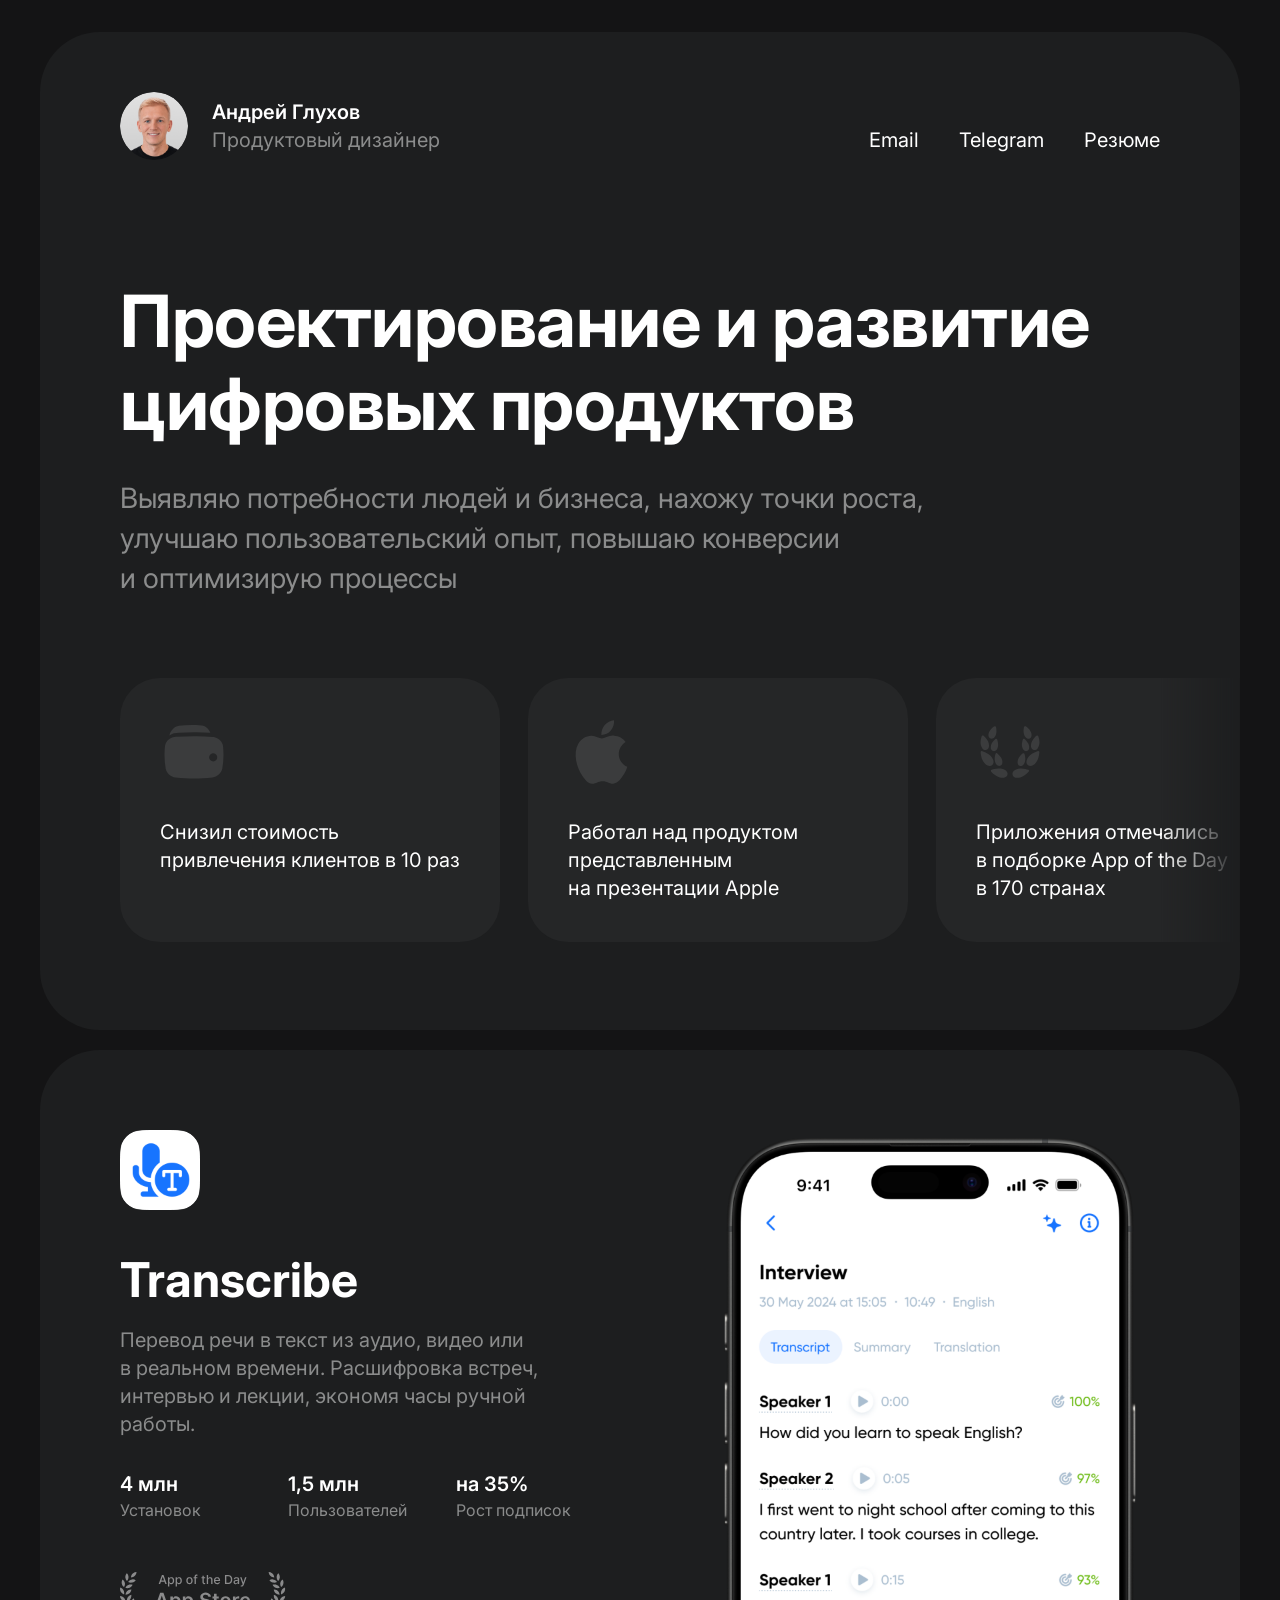
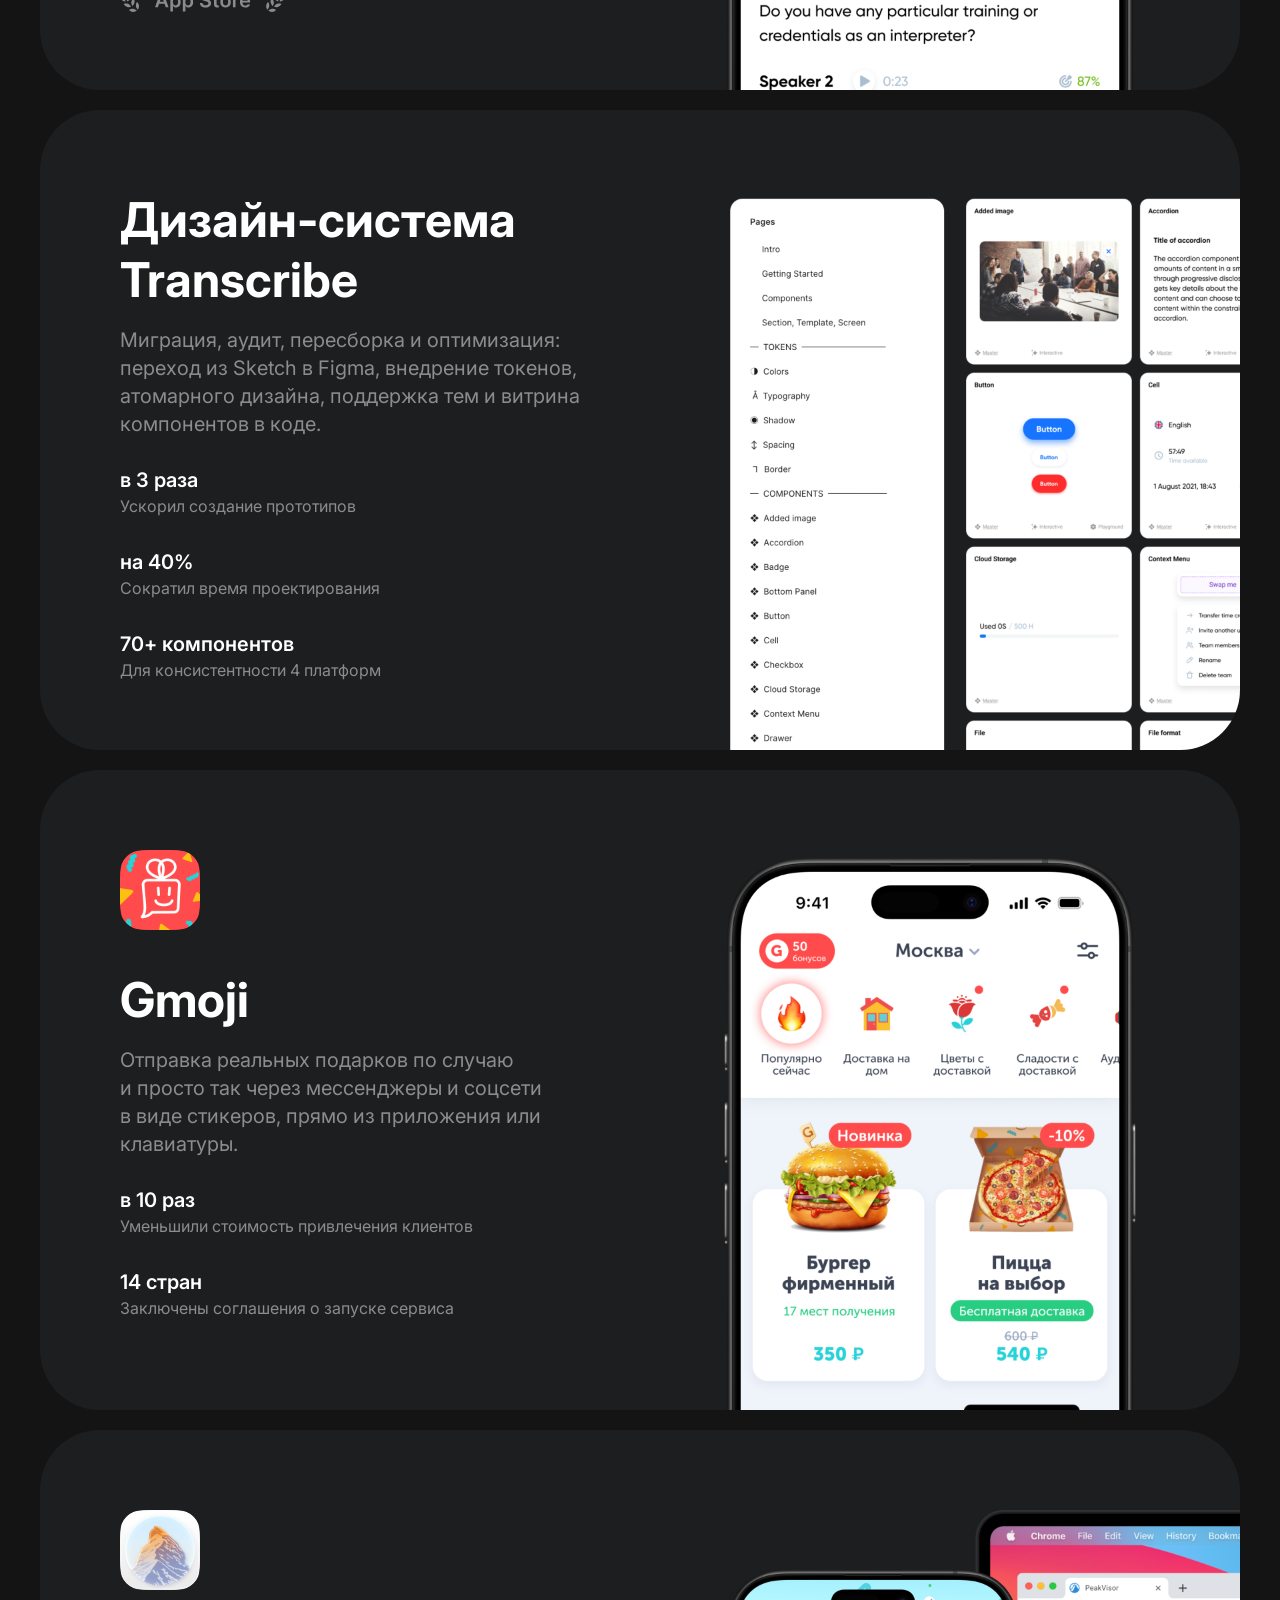
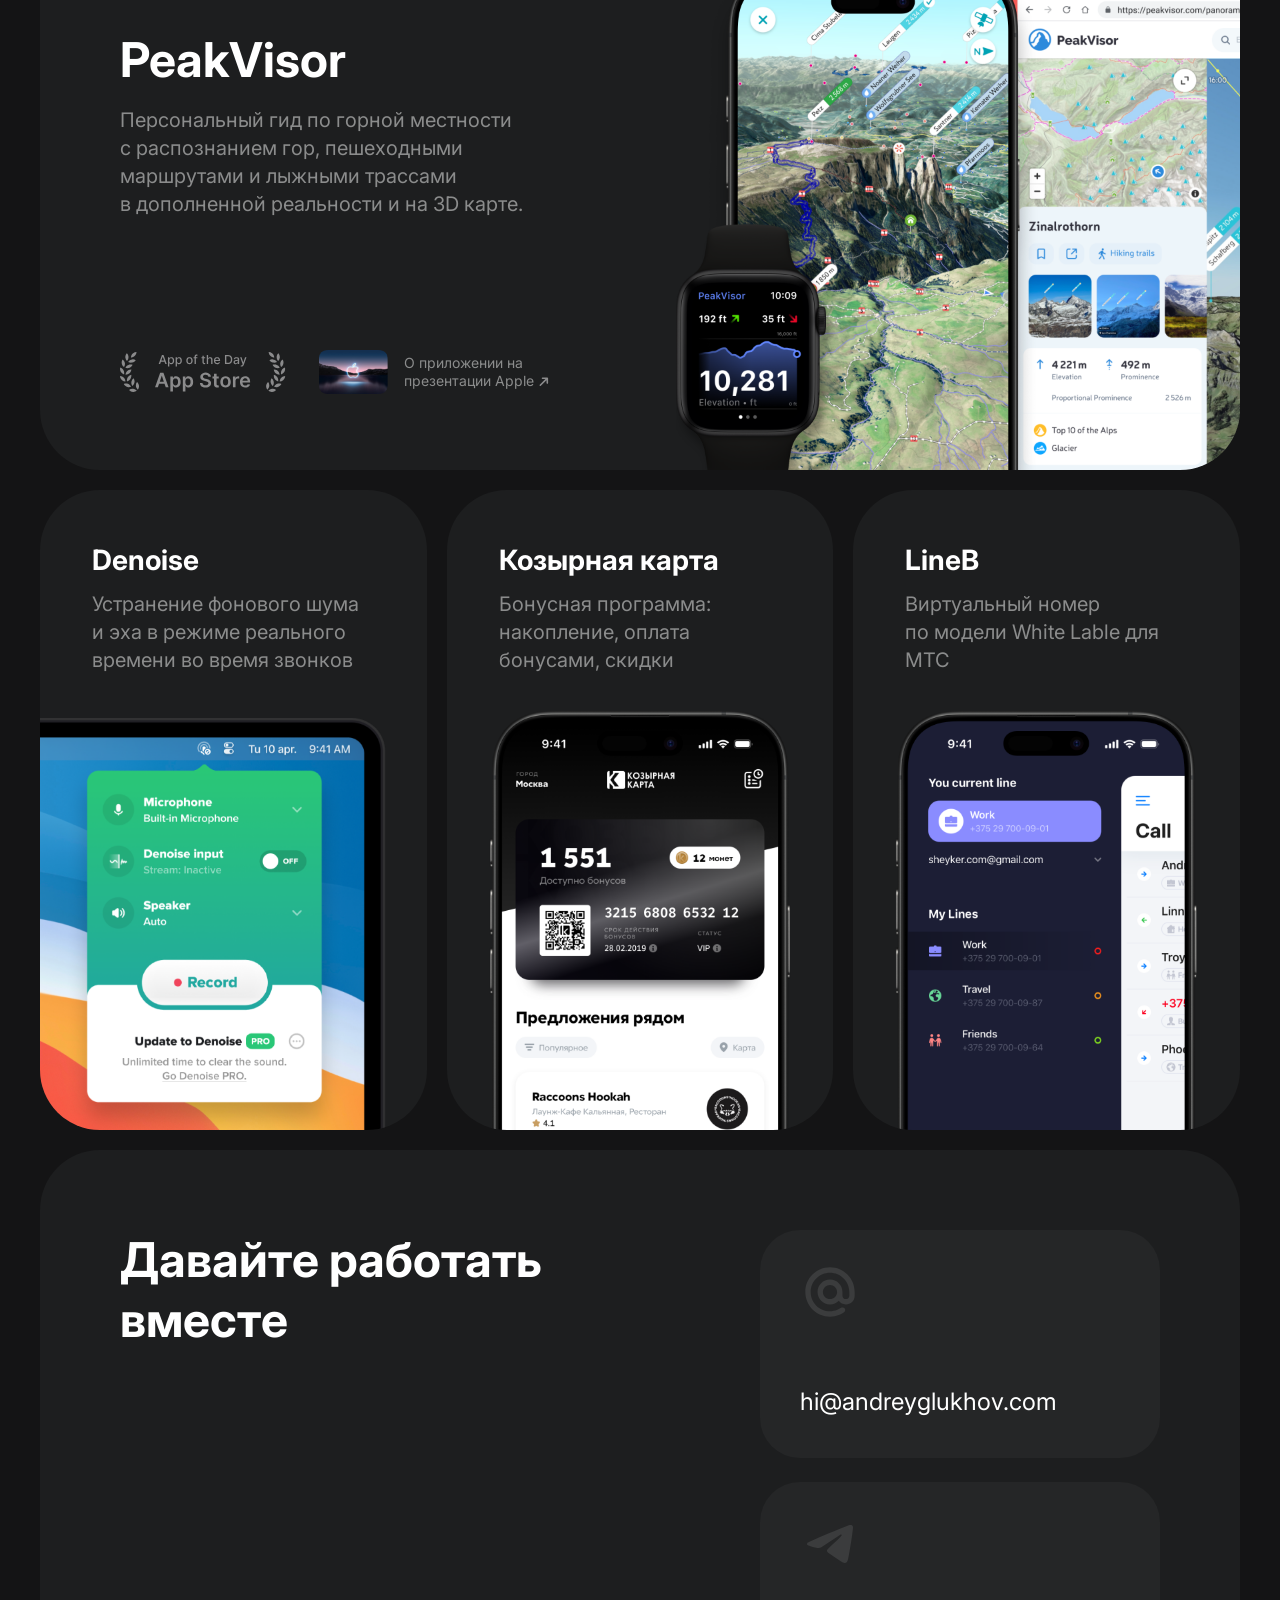
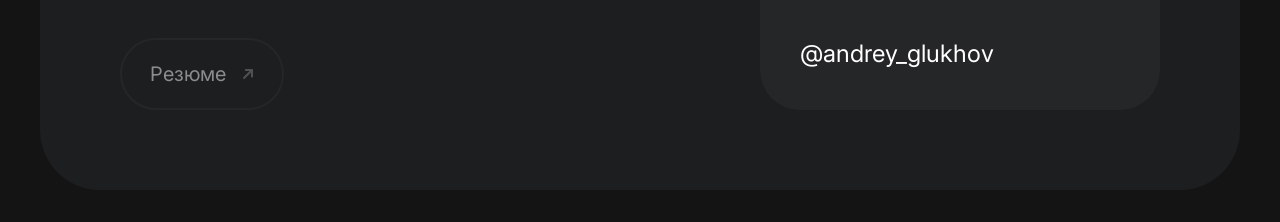
<file: index.html>
<!DOCTYPE html>
<html lang="ru">
<head>
  <meta charset="UTF-8">
  <meta name="viewport" content="width=device-width, initial-scale=1.0, viewport-fit=cover">
  <!-- Yandex.Metrika counter -->
  <script type="text/javascript">
    (function(m,e,t,r,i,k,a){
        m[i]=m[i]||function(){(m[i].a=m[i].a||[]).push(arguments)};
        m[i].l=1*new Date();
        for (var j = 0; j < document.scripts.length; j++) {if (document.scripts[j].src === r) { return; }}
        k=e.createElement(t),a=e.getElementsByTagName(t)[0],k.async=1,k.src=r,a.parentNode.insertBefore(k,a)
    })(window, document,'script','https://mc.yandex.ru/metrika/tag.js?id=114570812', 'ym');

    ym(114570812, 'init', {ssr:true, webvisor:true, clickmap:true, ecommerce:"dataLayer", referrer: document.referrer, url: location.href, accurateTrackBounce:true, trackLinks:true});
  </script>
  
  <!-- /Yandex.Metrika counter -->
  <meta name="description" content="Проектирую и развиваю цифровые продукты: от исследований до интерфейсов и дизайн-систем. В портфолио – кейсы, решения и результаты для бизнеса.">
  <title>Андрей Глухов – Продуктовый дизайнер</title>
  <link rel="icon" type="image/png" sizes="32x32" href="/assets/favicon-32x32.png?v=20260929-avatar">
  <link rel="icon" type="image/png" sizes="16x16" href="/assets/favicon-16x16.png?v=20260929-avatar">
  <link rel="apple-touch-icon" href="/assets/apple-touch-icon.png?v=20260929-avatar">
  <link rel="preconnect" href="https://fonts.googleapis.com">
  <link rel="preconnect" href="https://fonts.gstatic.com" crossorigin>
  <link href="https://fonts.googleapis.com/css2?family=Inter:wght@400;500;600;700&display=swap" rel="stylesheet">
  <link rel="stylesheet" href="/css/styles.css?v=home-entrance-20261008-2">
  <style>
    .app-badge--interactive {
      width: fit-content;
    }

    .app-badge--interactive .app-badge__image {
      pointer-events: none;
    }

    @media (hover: hover) {
      .card--project:is(:hover, .project-case-active) .app-badge--interactive .app-badge__text {
        fill: #fff;
      }

      .card--project:is(:hover, .project-case-active) .app-badge--interactive .app-badge__laurel--left {
        translate: 1px;
      }

      .card--project:is(:hover, .project-case-active) .app-badge--interactive .app-badge__laurel--right {
        translate: -1px;
      }
    }

    @media (prefers-reduced-motion: no-preference) {
      .app-badge--interactive .app-badge__text {
        transition: fill 240ms ease-out;
      }

      .app-badge--interactive .app-badge__laurel {
        transition: translate 240ms ease-out;
      }

      .home-page .card--hero .hero__title,
      .home-page .card--hero .hero__description,
      .home-page .card--hero .achievements {
        animation: hero-section-enter 900ms ease both;
      }

      .home-page .card--hero .hero__title {
        animation-delay: 200ms;
      }

      .home-page .card--hero .hero__description {
        animation-delay: 400ms;
      }

      .home-page .card--hero .achievements {
        animation-delay: 600ms;
      }

      [data-reveal-near-achievements-end]:not(.is-visible) {
        opacity: 0;
      }

      .home-project-scroll-entrance.card--project--transcribe {
        --project-reveal-duration: 400ms;
      }

      .home-project-scroll-entrance.reveal-card.is-visible {
        animation: hero-content-reveal var(--project-reveal-duration, 220ms) ease-out;
      }

      @keyframes hero-section-enter {
        from { opacity: 0; transform: translateY(8px); }
        to { opacity: 1; transform: translateY(0); }
      }

      @keyframes hero-content-reveal {
        from { opacity: 0; }
        to { opacity: 1; }
      }
    }
  </style>
  <noscript><style>[data-reveal-near-achievements-end]:not(.is-visible) { opacity: 1; }</style></noscript>
  <script src="/js/pages-index-url.js"></script>
</head>
<body class="home-page">
  <noscript><div><img src="https://mc.yandex.ru/watch/114570812" style="position:absolute; left:-9999px;" alt="" /></div></noscript>
  <header class="mobile-header" data-mobile-floating-header>
    <div class="mobile-header__bar">
      <div class="mobile-header__profile">
        <a class="mobile-header__avatar" href="/" aria-label="Главная">
          <img src="/assets/img_avatar.png" alt="" width="52" height="52">
        </a>
        <div class="mobile-header__info">
          <a class="mobile-header__name" href="/">Андрей Глухов</a>
          <p class="mobile-header__role">Продуктовый дизайнер</p>
        </div>
      </div>
      <button class="mobile-header__menu-btn" type="button" aria-expanded="false" aria-controls="mobile-header-menu" aria-label="Открыть меню">
        <img src="/assets/icon_menu_24.svg" alt="" width="24" height="24" aria-hidden="true">
      </button>
    </div>
    <div class="mobile-header__menu" id="mobile-header-menu" role="dialog" aria-modal="true" aria-label="Меню сайта" hidden>
      <div class="mobile-header__menu-top">
        <button class="mobile-header__close-btn" type="button" aria-label="Закрыть меню">
          <img src="/assets/icon_close_24.svg" alt="" width="24" height="24" aria-hidden="true">
        </button>
      </div>
      <nav class="mobile-header__menu-nav" aria-label="Навигация по проектам">
        <a class="mobile-header__menu-link" href="/">Главная</a>
        <a class="mobile-header__menu-link" href="/transcribe/">Transcribe</a>
        <a class="mobile-header__menu-link" href="/transcribe-design-system/">Дизайн-система Transcribe</a>
        <a class="mobile-header__menu-link" href="/gmoji/">Gmoji</a>
      </nav>
      <div class="mobile-header__menu-contacts">
        <button class="mobile-header__contact-link email-copy" type="button" data-email="hi@andreyglukhov.com" aria-label="Скопировать email hi@andreyglukhov.com"><span>Email</span><span class="email-copy__icons" aria-hidden="true"><svg class="email-copy__copy" width="16" height="16" viewBox="0 0 24 24" fill="none" xmlns="http://www.w3.org/2000/svg">
<path d="M9 15C9 12.1716 9 10.7574 9.87868 9.87868C10.7574 9 12.1716 9 15 9L16 9C18.8284 9 20.2426 9 21.1213 9.87868C22 10.7574 22 12.1716 22 15V16C22 18.8284 22 20.2426 21.1213 21.1213C20.2426 22 18.8284 22 16 22H15C12.1716 22 10.7574 22 9.87868 21.1213C9 20.2426 9 18.8284 9 16L9 15Z" stroke="currentColor" stroke-width="1.5" stroke-linecap="round" stroke-linejoin="round"/>
<path d="M16.9999 9C16.9975 6.04291 16.9528 4.51121 16.092 3.46243C15.9258 3.25989 15.7401 3.07418 15.5376 2.90796C14.4312 2 12.7875 2 9.5 2C6.21252 2 4.56878 2 3.46243 2.90796C3.25989 3.07417 3.07418 3.25989 2.90796 3.46243C2 4.56878 2 6.21252 2 9.5C2 12.7875 2 14.4312 2.90796 15.5376C3.07417 15.7401 3.25989 15.9258 3.46243 16.092C4.51121 16.9528 6.04291 16.9975 9 16.9999" stroke="currentColor" stroke-width="1.5" stroke-linecap="round" stroke-linejoin="round"/>
</svg><svg class="email-copy__check" width="16" height="16" viewBox="0 0 24 24" fill="none" stroke="currentColor" stroke-width="2" stroke-linecap="round" stroke-linejoin="round"><path d="m5 12 4 4L19 6"/></svg></span></button>
        <a class="mobile-header__contact-link external-link" href="https://t.me/andrey_glukhov" target="_blank" rel="noopener noreferrer" aria-label="Telegram — открыть в новой вкладке">Telegram<svg class="external-link__arrow" aria-hidden="true" width="20" height="20" viewBox="0 0 20 20" fill="none" xmlns="http://www.w3.org/2000/svg">
<path d="M14.002 5C14.2671 5.00006 14.5215 5.10549 14.709 5.29297C14.8965 5.48049 15.002 5.73484 15.002 6V12.4453C15.0018 12.9973 14.554 13.4452 14.002 13.4453C13.4498 13.4453 13.0022 12.9974 13.002 12.4453V8.37891L6.70901 14.7051C6.31962 15.0965 5.6865 15.0981 5.29495 14.709C4.9035 14.3195 4.90175 13.6865 5.29104 13.2949L11.5537 7H7.87014C7.31786 7 6.87014 6.55228 6.87014 6C6.87014 5.44772 7.31786 5 7.87014 5H14.002Z" fill="currentColor"/>
</svg></a>
        <a class="mobile-header__contact-link mobile-header__contact-link--resume" href="/cv.pdf" target="_blank" rel="noopener noreferrer">
          Резюме
          <svg aria-hidden="true" class="icon-color--subtle" width="20" height="20" viewBox="0 0 20 20" fill="none" xmlns="http://www.w3.org/2000/svg"><path d="M14.002 5C14.2671 5.00006 14.5215 5.10549 14.709 5.29297C14.8965 5.48049 15.002 5.73484 15.002 6V12.4453C15.0018 12.9973 14.554 13.4452 14.002 13.4453C13.4498 13.4453 13.0022 12.9974 13.002 12.4453V8.37891L6.70901 14.7051C6.31962 15.0965 5.6865 15.0981 5.29495 14.709C4.9035 14.3195 4.90175 13.6865 5.29104 13.2949L11.5537 7H7.87014C7.31786 7 6.87014 6.55228 6.87014 6C6.87014 5.44772 7.31786 5 7.87014 5H14.002Z" fill="currentColor"/></svg>
        </a>
      </div>
    </div>
  </header>
  <div class="page">

    <!-- Hero -->
    <main>
      <article class="page__container card card--hero">

        <header class="header">
          <div class="header__profile">
            <figure class="header__avatar">
              <img src="/assets/img_avatar.png" alt="Фото Андрея Глухова" width="68" height="68">
            </figure>
            <div class="header__info">
              <a class="header__name" href="/">Андрей Глухов</a>
              <p class="header__role">Продуктовый дизайнер</p>
            </div>
          </div>

          <nav class="header__nav" aria-label="Основная навигация">
            <button class="header__link email-copy" type="button" data-email="hi@andreyglukhov.com" aria-label="Скопировать email hi@andreyglukhov.com"><span>Email</span><span class="email-copy__icons" aria-hidden="true"><svg class="email-copy__copy" width="16" height="16" viewBox="0 0 24 24" fill="none" xmlns="http://www.w3.org/2000/svg">
<path d="M9 15C9 12.1716 9 10.7574 9.87868 9.87868C10.7574 9 12.1716 9 15 9L16 9C18.8284 9 20.2426 9 21.1213 9.87868C22 10.7574 22 12.1716 22 15V16C22 18.8284 22 20.2426 21.1213 21.1213C20.2426 22 18.8284 22 16 22H15C12.1716 22 10.7574 22 9.87868 21.1213C9 20.2426 9 18.8284 9 16L9 15Z" stroke="currentColor" stroke-width="1.5" stroke-linecap="round" stroke-linejoin="round"/>
<path d="M16.9999 9C16.9975 6.04291 16.9528 4.51121 16.092 3.46243C15.9258 3.25989 15.7401 3.07418 15.5376 2.90796C14.4312 2 12.7875 2 9.5 2C6.21252 2 4.56878 2 3.46243 2.90796C3.25989 3.07417 3.07418 3.25989 2.90796 3.46243C2 4.56878 2 6.21252 2 9.5C2 12.7875 2 14.4312 2.90796 15.5376C3.07417 15.7401 3.25989 15.9258 3.46243 16.092C4.51121 16.9528 6.04291 16.9975 9 16.9999" stroke="currentColor" stroke-width="1.5" stroke-linecap="round" stroke-linejoin="round"/>
</svg><svg class="email-copy__check" width="16" height="16" viewBox="0 0 24 24" fill="none" stroke="currentColor" stroke-width="2" stroke-linecap="round" stroke-linejoin="round"><path d="m5 12 4 4L19 6"/></svg></span></button>
            <a class="header__link external-link" href="https://t.me/andrey_glukhov" target="_blank" rel="noopener noreferrer" aria-label="Telegram — открыть в новой вкладке">Telegram<svg class="external-link__arrow" aria-hidden="true" width="20" height="20" viewBox="0 0 20 20" fill="none" xmlns="http://www.w3.org/2000/svg">
<path d="M14.002 5C14.2671 5.00006 14.5215 5.10549 14.709 5.29297C14.8965 5.48049 15.002 5.73484 15.002 6V12.4453C15.0018 12.9973 14.554 13.4452 14.002 13.4453C13.4498 13.4453 13.0022 12.9974 13.002 12.4453V8.37891L6.70901 14.7051C6.31962 15.0965 5.6865 15.0981 5.29495 14.709C4.9035 14.3195 4.90175 13.6865 5.29104 13.2949L11.5537 7H7.87014C7.31786 7 6.87014 6.55228 6.87014 6C6.87014 5.44772 7.31786 5 7.87014 5H14.002Z" fill="currentColor"/>
</svg></a>
            <a class="header__link external-link" href="/cv.pdf" target="_blank" rel="noopener noreferrer" aria-label="Резюме — открыть в новой вкладке">Резюме<svg class="external-link__arrow" aria-hidden="true" width="20" height="20" viewBox="0 0 20 20" fill="none" xmlns="http://www.w3.org/2000/svg">
<path d="M14.002 5C14.2671 5.00006 14.5215 5.10549 14.709 5.29297C14.8965 5.48049 15.002 5.73484 15.002 6V12.4453C15.0018 12.9973 14.554 13.4452 14.002 13.4453C13.4498 13.4453 13.0022 12.9974 13.002 12.4453V8.37891L6.70901 14.7051C6.31962 15.0965 5.6865 15.0981 5.29495 14.709C4.9035 14.3195 4.90175 13.6865 5.29104 13.2949L11.5537 7H7.87014C7.31786 7 6.87014 6.55228 6.87014 6C6.87014 5.44772 7.31786 5 7.87014 5H14.002Z" fill="currentColor"/>
</svg></a>
          </nav>
        <button class="header__menu-btn mobile-header__menu-btn" type="button" aria-expanded="false" aria-controls="mobile-header-menu" aria-label="Открыть меню">
            <img src="/assets/icon_menu_24.svg" alt="" width="24" height="24" aria-hidden="true">
          </button>
        </header>

        <section class="hero" aria-labelledby="hero-title">
          <h1 class="hero__title" id="hero-title">Проекти&shy;рование и развитие цифровых продуктов</h1>
          <p class="hero__description">
            Выявляю потребности людей и бизнеса, нахожу точки роста, улучшаю пользовательский опыт, повышаю конверсии
            и оптимизирую процессы
          </p>
        </section>

        <!-- Достижения: одна строка с горизонтальным скроллом, обрезка по границе article -->
        <ul class="achievements" aria-label="Ключевые достижения">
            <li class="achievement">
              <div class="achievement__icon" aria-hidden="true">
                <img src="/assets/icon_wallet_68.svg" alt="">
              </div>
              <p class="achievement__text">Снизил стоимость привлечения клиентов в 10 раз</p>
            </li>
            <li class="achievement">
              <div class="achievement__icon" aria-hidden="true">
                <img src="/assets/icon_apple_68.svg" alt="">
              </div>
              <p class="achievement__text">Работал над продуктом представленным на презентации Apple</p>
            </li>
            <li class="achievement">
              <div class="achievement__icon" aria-hidden="true">
                <img src="/assets/icon_award_68.svg" alt="">
              </div>
              <p class="achievement__text">
                Приложения отмечались<br>
                в подборке App of the Day<br>
                в 170 странах
              </p>
            </li>
            <li class="achievement">
              <div class="achievement__icon" aria-hidden="true">
                <img src="/assets/icon_rocket_68.svg" alt="">
              </div>
              <p class="achievement__text">Помог B2B‑направлению выйти на рынки 14 стран, развивая приложение</p>
            </li>
            <li class="achievement">
              <div class="achievement__icon" aria-hidden="true">
                <img src="/assets/icon_design_system_68.svg" alt="">
              </div>
              <p class="achievement__text">Сократил время проектирования создав дизайн-систему</p>
            </li>
            <li class="achievement">
              <div class="achievement__icon" aria-hidden="true">
                <img src="/assets/icon_devices_68.svg" alt="">
              </div>
              <p class="achievement__text">Проводил исследования, A/B тесты, улучшал сценарии и повышал конверсии</p>
            </li>
        </ul>

      </article>

    <!-- Transcribe -->
    <a class="page__container card card--project card--project--wide-right card--project--transcribe interactive-card home-project-scroll-entrance" href="/transcribe/" aria-labelledby="project-transcribe" data-reveal-near-achievements-end>
      <div class="project__content">
        <div class="project__icon">
          <img src="/assets/img_app_icon_transcribe_80.png" alt="Иконка приложения Transcribe" width="80" height="80">
        </div>
        <h2 class="project__title" id="project-transcribe">Transcribe</h2>
        <p class="project__description">
          Перевод речи в текст из аудио, видео или в реальном времени. Расшифровка встреч, интервью и лекции, экономя часы ручной работы.
        </p>
        <dl class="project__metrics project__metrics--row">
          <div class="metric">
            <dt class="metric__value">4 млн</dt>
            <dd class="metric__label">Установок</dd>
          </div>
          <div class="metric">
            <dt class="metric__value">1,5 млн</dt>
            <dd class="metric__label">Пользователей</dd>
          </div>
          <div class="metric">
            <dt class="metric__value">на 35%</dt>
            <dd class="metric__label">Рост подписок</dd>
          </div>
        </dl>
        <footer class="project__footer">
          <div class="app-badge app-badge--interactive" role="img" aria-label="App of the Day в App Store">
            <svg class="app-badge__image" aria-hidden="true" width="166" height="40" viewBox="0 0 166 40" fill="#8B8B8C" xmlns="http://www.w3.org/2000/svg">
              <defs>
                <path id="app-badge-text" d="M56.1494 24.2861C56.9922 24.2862 57.7526 24.5018 58.4297 24.9326C59.1113 25.3587 59.6512 25.9904 60.0488 26.8281C60.4513 27.6614 60.6523 28.6845 60.6523 29.8965C60.6523 31.0941 60.4563 32.1122 60.0635 32.9502C59.6705 33.7882 59.1351 34.4278 58.458 34.8682C57.781 35.3084 57.0141 35.5283 56.1572 35.5283C55.5323 35.5283 55.0135 35.4241 54.6016 35.2158C54.1899 35.0076 53.8583 34.7572 53.6074 34.4639C53.3612 34.1656 53.1695 33.8833 53.0322 33.6182H52.9258V39.4277H50.3545V24.4277H52.8828V26.2314H53.0322C53.1648 25.9665 53.3515 25.6848 53.5928 25.3867C53.8342 25.0837 54.1613 24.8254 54.5732 24.6123C54.985 24.3947 55.5106 24.2862 56.1494 24.2861ZM68.6494 24.2861C69.4922 24.2862 70.2526 24.5018 70.9297 24.9326C71.6113 25.3587 72.1512 25.9904 72.5488 26.8281C72.9513 27.6614 73.1523 28.6845 73.1523 29.8965C73.1523 31.0941 72.9563 32.1122 72.5635 32.9502C72.1705 33.7882 71.6351 34.4278 70.958 34.8682C70.281 35.3084 69.5141 35.5283 68.6572 35.5283C68.0323 35.5283 67.5135 35.4241 67.1016 35.2158C66.6899 35.0076 66.3583 34.7572 66.1074 34.4639C65.8612 34.1656 65.6695 33.8833 65.5322 33.6182H65.4258V39.4277H62.8545V24.4277H65.3828V26.2314H65.5322C65.6648 25.9665 65.8515 25.6848 66.0928 25.3867C66.3342 25.0837 66.6613 24.8254 67.0732 24.6123C67.485 24.3947 68.0106 24.2862 68.6494 24.2861ZM85.6279 20.5928C86.66 20.5928 87.5644 20.773 88.3408 21.1328C89.122 21.4879 89.7356 21.9828 90.1807 22.6172C90.6255 23.2468 90.8549 23.9711 90.8691 24.79H88.334C88.2677 24.1701 87.9881 23.6874 87.4961 23.3418C87.0085 22.9962 86.3738 22.8233 85.5928 22.8232C85.0436 22.8232 84.5717 22.9056 84.1787 23.0713C83.7859 23.2369 83.4856 23.4622 83.2773 23.7461C83.0691 24.0301 82.9618 24.3543 82.957 24.7188C82.957 25.0218 83.0258 25.2853 83.1631 25.5078C83.3051 25.7303 83.4969 25.92 83.7383 26.0762C83.9797 26.2276 84.2476 26.3548 84.541 26.459C84.8344 26.5631 85.1306 26.6507 85.4287 26.7217L86.793 27.0625C87.3419 27.1903 87.8696 27.3634 88.376 27.5811C88.8873 27.7988 89.3446 28.0739 89.7471 28.4053C90.1542 28.7367 90.4762 29.1368 90.7129 29.6055C90.9496 30.0741 91.0683 30.6234 91.0684 31.2529C91.0684 32.1052 90.8506 32.8562 90.415 33.5049C89.9795 34.1488 89.3492 34.653 88.5254 35.0176C87.7063 35.3774 86.7144 35.5576 85.5498 35.5576C84.4183 35.5576 83.4358 35.3816 82.6025 35.0312C81.7741 34.6809 81.125 34.1702 80.6562 33.498C80.1922 32.8257 79.9412 32.0059 79.9033 31.04H82.4961C82.534 31.5467 82.6902 31.9685 82.9648 32.3047C83.2394 32.6407 83.5969 32.892 84.0371 33.0576C84.4821 33.2232 84.9793 33.3057 85.5283 33.3057C86.1012 33.3057 86.6033 33.2202 87.0342 33.0498C87.4695 32.8747 87.8105 32.6337 88.0566 32.3262C88.3027 32.0138 88.4288 31.6489 88.4336 31.2324C88.4289 30.8538 88.3172 30.5411 88.0996 30.2949C87.8819 30.0441 87.5763 29.8356 87.1836 29.6699C86.7954 29.4995 86.3401 29.3474 85.8193 29.2148L84.165 28.7891C82.9673 28.4813 82.0202 28.0145 81.3242 27.3896C80.633 26.76 80.2872 25.9244 80.2871 24.8828C80.2871 24.0258 80.5194 23.2748 80.9834 22.6309C81.4521 21.9871 82.0888 21.4878 82.8936 21.1328C83.6985 20.773 84.61 20.5928 85.6279 20.5928ZM105.543 24.2861C106.608 24.2862 107.531 24.5206 108.312 24.9893C109.094 25.458 109.698 26.1164 110.124 26.9639C110.555 27.8112 110.769 28.7983 110.77 29.9248C110.77 31.0517 110.555 32.0371 110.124 32.8799C109.698 33.7226 109.094 34.3779 108.312 34.8467C107.531 35.3154 106.608 35.5497 105.543 35.5498C104.478 35.5498 103.554 35.3154 102.772 34.8467C101.991 34.378 101.385 33.7225 100.954 32.8799C100.528 32.0371 100.315 31.0517 100.315 29.9248C100.315 28.7983 100.528 27.8112 100.954 26.9639C101.385 26.1165 101.991 25.458 102.772 24.9893C103.554 24.5205 104.478 24.2861 105.543 24.2861ZM125.127 24.2861C125.799 24.2861 126.434 24.3946 127.03 24.6123C127.631 24.8253 128.162 25.1569 128.621 25.6064C129.085 26.0561 129.45 26.6294 129.715 27.3252C129.98 28.0164 130.113 28.8406 130.113 29.7969V30.5859H122.515C122.522 31.193 122.637 31.7162 122.861 32.1553C123.093 32.6051 123.418 32.9509 123.835 33.1924C124.252 33.4289 124.739 33.5469 125.298 33.5469C125.672 33.5468 126.011 33.4948 126.313 33.3906C126.616 33.2817 126.879 33.1233 127.102 32.915C127.324 32.7067 127.492 32.4483 127.605 32.1406L130.007 32.4111C129.855 33.0455 129.566 33.5998 129.14 34.0732C128.718 34.5418 128.178 34.9066 127.521 35.167C126.862 35.4226 126.109 35.5498 125.262 35.5498C124.168 35.5498 123.224 35.3225 122.429 34.8682C121.638 34.4089 121.029 33.7599 120.603 32.9219C120.177 32.0792 119.964 31.0872 119.964 29.9463C119.964 28.8244 120.177 27.8396 120.603 26.9922C121.033 26.1399 121.635 25.4764 122.407 25.0029C123.179 24.5249 124.086 24.2862 125.127 24.2861ZM96.5986 24.4277H98.751V26.417H96.5986V32.0557C96.5986 32.4013 96.6507 32.6669 96.7549 32.8516C96.8638 33.0314 97.0065 33.1544 97.1816 33.2207C97.3567 33.2869 97.5508 33.3203 97.7637 33.3203C97.9246 33.3203 98.0716 33.3078 98.2041 33.2842C98.3413 33.2605 98.4456 33.2396 98.5166 33.2207L98.9502 35.2305C98.8129 35.2778 98.616 35.3299 98.3604 35.3867C98.1095 35.4435 97.8018 35.4768 97.4375 35.4863C96.7937 35.5053 96.2133 35.4083 95.6973 35.1953C95.1813 34.9775 94.7718 34.6409 94.4688 34.1865C94.1705 33.7321 94.0237 33.164 94.0283 32.4824V26.417H92.4795V24.4277H94.0283V21.8145H96.5986V24.4277ZM48.5518 35.3369H45.7393L44.5342 31.75H39.0664L37.8633 35.3369H35.0508L40.1719 20.792H43.4248L48.5518 35.3369ZM118.25 24.2715C118.392 24.2715 118.551 24.2788 118.727 24.293C118.906 24.3024 119.056 24.3191 119.174 24.3428V26.708C119.065 26.6701 118.892 26.6368 118.655 26.6084C118.423 26.5753 118.198 26.5586 117.98 26.5586C117.512 26.5586 117.09 26.6607 116.716 26.8643C116.347 27.0631 116.056 27.3404 115.843 27.6953C115.63 28.0504 115.523 28.4599 115.523 28.9238V35.3369H112.952V24.4277H115.445V26.2461H115.559C115.757 25.6165 116.098 25.1309 116.581 24.79C117.069 24.4445 117.625 24.2715 118.25 24.2715ZM105.557 26.3242C104.965 26.3243 104.472 26.4857 104.079 26.8076C103.691 27.1295 103.4 27.5624 103.206 28.1064C103.017 28.6462 102.922 29.2504 102.922 29.918C102.922 30.5808 103.017 31.182 103.206 31.7217C103.4 32.2613 103.691 32.6927 104.079 33.0146C104.472 33.3318 104.965 33.4902 105.557 33.4902C106.134 33.4902 106.618 33.3319 107.006 33.0146C107.394 32.6927 107.683 32.2614 107.872 31.7217C108.066 31.182 108.163 30.5807 108.163 29.918C108.163 29.2504 108.066 28.6462 107.872 28.1064C107.683 27.5623 107.394 27.1295 107.006 26.8076C106.618 26.4857 106.134 26.3242 105.557 26.3242ZM55.4395 26.3955C54.8903 26.3955 54.4235 26.5394 54.04 26.8281C53.6566 27.1169 53.3658 27.5222 53.167 28.043C52.9729 28.5638 52.876 29.1773 52.876 29.8828C52.876 30.5882 52.975 31.2061 53.1738 31.7363C53.3774 32.2666 53.6691 32.6812 54.0479 32.9795C54.4312 33.2728 54.8952 33.4189 55.4395 33.4189C56.0076 33.4189 56.4837 33.2679 56.8672 32.9648C57.2506 32.6571 57.5393 32.2381 57.7334 31.708C57.9322 31.1731 58.0322 30.5645 58.0322 29.8828C58.0322 29.2057 57.9353 28.6037 57.7412 28.0781C57.5471 27.5527 57.2575 27.141 56.874 26.8428C56.4906 26.5446 56.0122 26.3955 55.4395 26.3955ZM67.9395 26.3955C67.3903 26.3955 66.9235 26.5394 66.54 26.8281C66.1566 27.1169 65.8658 27.5222 65.667 28.043C65.4729 28.5638 65.376 29.1773 65.376 29.8828C65.376 30.5882 65.475 31.2061 65.6738 31.7363C65.8774 32.2666 66.1691 32.6812 66.5479 32.9795C66.9312 33.2728 67.3952 33.4189 67.9395 33.4189C68.5076 33.4189 68.9837 33.2679 69.3672 32.9648C69.7506 32.6571 70.0393 32.2381 70.2334 31.708C70.4322 31.1731 70.5322 30.5645 70.5322 29.8828C70.5322 29.2057 70.4353 28.6037 70.2412 28.0781C70.0471 27.5527 69.7575 27.141 69.374 26.8428C68.9905 26.5446 68.5123 26.3955 67.9395 26.3955ZM39.7764 29.6338H43.8232L41.8545 23.7744H41.7412L39.7764 29.6338ZM125.163 26.2891C124.638 26.2891 124.175 26.4162 123.777 26.6719C123.38 26.9228 123.07 27.2551 122.848 27.667C122.653 28.0302 122.544 28.4253 122.52 28.8525H127.648C127.644 28.3603 127.537 27.9225 127.329 27.5391C127.121 27.1508 126.829 26.8446 126.455 26.6221C126.086 26.3998 125.655 26.2891 125.163 26.2891ZM51.3145 5.1709C51.862 5.17107 52.3514 5.30921 52.7812 5.58594C53.2112 5.86286 53.5485 6.26289 53.793 6.78418C54.0403 7.30547 54.164 7.93279 54.1641 8.66602C54.1641 9.39949 54.0423 10.0293 53.7979 10.5537C53.5534 11.0749 53.217 11.477 52.79 11.7598C52.363 12.0395 51.8749 12.1796 51.3271 12.1797C50.915 12.1797 50.5775 12.11 50.3154 11.9717C50.0563 11.8333 49.8524 11.6708 49.7051 11.4854C49.5581 11.3002 49.4447 11.1353 49.3652 10.9912H49.2861V14.5928H47.9639V5.25879H49.2549V6.35938H49.3652C49.4418 6.21812 49.5522 6.05447 49.6963 5.86914C49.8406 5.68366 50.0417 5.52121 50.2979 5.38281C50.5541 5.24164 50.8935 5.1709 51.3145 5.1709ZM58.9941 5.1709C59.5419 5.171 60.0319 5.30911 60.4619 5.58594C60.8918 5.86286 61.2292 6.26289 61.4736 6.78418C61.7209 7.30546 61.8447 7.93281 61.8447 8.66602C61.8447 9.39949 61.723 10.0293 61.4785 10.5537C61.2341 11.0749 60.8976 11.477 60.4707 11.7598C60.0437 12.0395 59.5555 12.1796 59.0078 12.1797C58.5957 12.1797 58.2582 12.1099 57.9961 11.9717C57.737 11.8333 57.533 11.6708 57.3857 11.4854C57.2388 11.3002 57.1254 11.1353 57.0459 10.9912H56.9658V14.5928H55.6445V5.25879H56.9355V6.35938H57.0459C57.1225 6.21811 57.2328 6.05447 57.377 5.86914C57.5213 5.68366 57.7223 5.52121 57.9785 5.38281C58.2346 5.24173 58.5735 5.17095 58.9941 5.1709ZM123.285 10.5264H123.355L125.075 5.25879H126.493L123.696 12.9531C123.567 13.3063 123.401 13.6052 123.201 13.8496C123.001 14.0969 122.762 14.2835 122.485 14.4072C122.209 14.5309 121.887 14.5927 121.521 14.5928C121.324 14.5928 121.144 14.5763 120.982 14.5439C120.821 14.5146 120.7 14.4815 120.62 14.4463L120.938 13.3643C121.18 13.4289 121.396 13.4571 121.584 13.4482C121.772 13.4392 121.939 13.3677 122.083 13.2354C122.23 13.1027 122.36 12.8861 122.472 12.5859L122.636 12.1357L120.151 5.25879H121.566L123.285 10.5264ZM116.536 5.1709C116.807 5.17097 117.094 5.20286 117.397 5.26758C117.704 5.32946 117.99 5.44454 118.255 5.6123C118.523 5.7802 118.742 6.02094 118.913 6.33301C119.084 6.64223 119.17 7.04443 119.17 7.53906V12.0469H117.879V11.1191H117.826C117.741 11.2899 117.612 11.4582 117.441 11.623C117.271 11.7878 117.051 11.9253 116.783 12.0342C116.515 12.143 116.194 12.1972 115.82 12.1973C115.39 12.1973 115.001 12.1179 114.653 11.959C114.306 11.797 114.03 11.5621 113.827 11.2559C113.627 10.9495 113.526 10.5738 113.526 10.1289C113.526 9.74613 113.6 9.43099 113.747 9.18359C113.894 8.93629 114.093 8.74 114.344 8.5957C114.594 8.45147 114.874 8.34216 115.184 8.26855C115.493 8.195 115.808 8.13886 116.129 8.10059C116.535 8.05348 116.866 8.0148 117.119 7.98535C117.372 7.95294 117.557 7.9017 117.672 7.83105C117.786 7.76031 117.844 7.64509 117.844 7.48633V7.45508C117.844 7.06952 117.734 6.77062 117.517 6.55859C117.302 6.34664 116.98 6.24037 116.554 6.24023C116.109 6.24023 115.758 6.33906 115.502 6.53613C115.249 6.73045 115.073 6.94709 114.976 7.18555L113.734 6.90332C113.882 6.49103 114.096 6.15761 114.379 5.9043C114.664 5.64825 114.993 5.46252 115.364 5.34766C115.735 5.22993 116.127 5.1709 116.536 5.1709ZM69.4785 5.1709C70.1144 5.17106 70.6705 5.3169 71.1445 5.6084C71.6185 5.90003 71.987 6.30986 72.249 6.83691C72.511 7.36408 72.6425 7.97982 72.6426 8.68359C72.6426 9.38465 72.5111 9.99811 72.249 10.5225C71.987 11.0465 71.6184 11.4545 71.1445 11.7461C70.6705 12.0376 70.1144 12.1834 69.4785 12.1836C68.8424 12.1836 68.2858 12.0376 67.8115 11.7461C67.3375 11.4545 66.9691 11.0466 66.707 10.5225C66.4448 9.99806 66.3135 9.38476 66.3135 8.68359C66.3135 7.97972 66.4449 7.36413 66.707 6.83691C66.9692 6.30983 67.3375 5.9 67.8115 5.6084C68.2858 5.31691 68.8424 5.1709 69.4785 5.1709ZM97.0986 5.1709C97.4814 5.17097 97.8537 5.23374 98.2129 5.36035C98.572 5.48703 98.8951 5.68618 99.1807 5.95703C99.4663 6.22803 99.6915 6.58075 99.8564 7.01367C100.021 7.44368 100.104 7.96654 100.104 8.58203V9.05078H95.2803C95.2905 9.46454 95.3685 9.81995 95.5166 10.1162C95.6786 10.4342 95.9047 10.6769 96.1934 10.8447C96.482 11.0095 96.8194 11.0928 97.2051 11.0928C97.4553 11.0927 97.6846 11.057 97.8906 10.9863C98.0964 10.9127 98.2748 10.8033 98.4248 10.6592C98.5748 10.515 98.6901 10.3368 98.7695 10.125L100.021 10.3496C99.9204 10.7177 99.7406 11.0415 99.4814 11.3184C99.2253 11.5921 98.9022 11.8058 98.5137 11.959C98.128 12.1091 97.6869 12.1835 97.1924 12.1836C96.5239 12.1836 95.9469 12.0414 95.4639 11.7559C94.9837 11.4672 94.6128 11.0614 94.3506 10.54C94.0913 10.0156 93.9619 9.40139 93.9619 8.69727C93.9619 8.00212 94.0914 7.3896 94.3506 6.85938C94.6128 6.32921 94.978 5.9147 95.4463 5.61719C95.9175 5.31989 96.4686 5.17097 97.0986 5.1709ZM83.7812 5.25879H85.1729V6.31934H83.7812V10.0537C83.7812 10.31 83.8189 10.5032 83.8955 10.6328C83.972 10.7592 84.0708 10.8464 84.1914 10.8936C84.3149 10.9376 84.4497 10.9599 84.5938 10.96C84.6995 10.9599 84.7927 10.9522 84.8721 10.9375C84.9512 10.9229 85.0136 10.9112 85.0576 10.9023L85.2969 11.9941C85.2204 12.0235 85.1107 12.0526 84.9697 12.082C84.8285 12.1144 84.6512 12.1328 84.4395 12.1357C84.092 12.1416 83.7672 12.0797 83.4668 11.9502C83.1665 11.8206 82.9238 11.6195 82.7383 11.3486C82.5527 11.0776 82.459 10.7375 82.459 10.3281V6.31934H81.4648V5.25879H82.459V3.63281H83.7812V5.25879ZM46.7637 12.0469H45.3135L44.4863 9.65137H40.9502L40.1211 12.0469H38.6719L41.9287 2.99609H43.5068L46.7637 12.0469ZM76.5781 2.57227C76.8429 2.5723 77.0704 2.59456 77.2588 2.63867C77.447 2.67986 77.5875 2.7186 77.6787 2.75391L77.3691 3.82324C77.3074 3.80562 77.2276 3.78421 77.1309 3.76074C77.0338 3.7343 76.9155 3.72172 76.7773 3.72168C76.4565 3.7217 76.2264 3.80109 76.0879 3.95996C75.9524 4.11905 75.8848 4.34898 75.8848 4.64941V5.25879H77.3477V6.31934H75.8848V12.0469H74.5635V6.31934H73.5117V5.25879H74.5635V4.47266C74.5635 4.04841 74.6562 3.6959 74.8418 3.41602C75.0274 3.13343 75.2739 2.92257 75.5801 2.78418C75.8861 2.64306 76.2192 2.57232 76.5781 2.57227ZM88.084 6.36426H88.168C88.3271 5.99904 88.5705 5.70819 88.8975 5.49316C89.2244 5.27843 89.6518 5.1709 90.1787 5.1709C90.6439 5.17099 91.051 5.2666 91.3984 5.45801C91.7487 5.6495 92.0205 5.93559 92.2119 6.31543C92.4062 6.69244 92.5029 7.16411 92.5029 7.72949V12.0469H91.1816V7.88867C91.1816 7.39096 91.053 7.00444 90.7969 6.73047C90.5407 6.45388 90.1837 6.31555 89.7275 6.31543C89.4158 6.31548 89.1358 6.3815 88.8887 6.51367C88.6442 6.6462 88.451 6.84147 88.3096 7.09766C88.1711 7.351 88.1016 7.65722 88.1016 8.0166V12.0469H86.7803V2.99609H88.084V6.36426ZM107.992 2.99609C108.879 2.99618 109.641 3.17775 110.277 3.54004C110.913 3.89943 111.402 4.41644 111.74 5.09082C112.082 5.76249 112.253 6.56909 112.253 7.50879C112.253 8.45129 112.08 9.26197 111.735 9.93945C111.394 10.6165 110.899 11.1377 110.251 11.5029C109.603 11.8652 108.818 12.0468 107.899 12.0469H104.97V2.99609H107.992ZM117.849 8.72363C117.802 8.77071 117.709 8.81525 117.574 8.85645C117.442 8.89469 117.29 8.92858 117.119 8.95801C116.949 8.98447 116.782 9.00967 116.62 9.0332C116.458 9.05379 116.322 9.07122 116.213 9.08594C115.957 9.11832 115.723 9.17354 115.511 9.25C115.302 9.32653 115.133 9.43688 115.007 9.58105C114.883 9.72241 114.821 9.91094 114.821 10.1465C114.821 10.4735 114.942 10.7217 115.184 10.8896C115.425 11.0543 115.734 11.1367 116.107 11.1367C116.472 11.1366 116.785 11.0642 117.044 10.9199C117.306 10.7756 117.505 10.5871 117.641 10.3545C117.779 10.1189 117.849 9.86663 117.849 9.59863V8.72363ZM69.4824 6.27539C69.0672 6.2754 68.7222 6.38667 68.4482 6.60742C68.1774 6.82831 67.9753 7.12124 67.8428 7.48633C67.7131 7.8487 67.6484 8.24661 67.6484 8.67969C67.6484 9.11557 67.7132 9.51468 67.8428 9.87695C67.9754 10.2392 68.1772 10.5301 68.4482 10.748C68.7222 10.9658 69.0672 11.0752 69.4824 11.0752C69.8946 11.0751 70.2369 10.9659 70.5078 10.748C70.7787 10.5301 70.9788 10.2392 71.1084 9.87695C71.2409 9.51469 71.3076 9.11556 71.3076 8.67969C71.3076 8.24669 71.2409 7.84865 71.1084 7.48633C70.9789 7.12138 70.7785 6.82828 70.5078 6.60742C70.2369 6.38657 69.8946 6.2755 69.4824 6.27539ZM51.0312 6.29297C50.6484 6.29297 50.3237 6.39167 50.0586 6.58887C49.7965 6.78622 49.5984 7.0626 49.4629 7.41602C49.3274 7.76953 49.2588 8.18198 49.2588 8.65332C49.2588 9.1305 49.3284 9.54883 49.4668 9.9082C49.6052 10.2673 49.8054 10.5487 50.0674 10.752C50.3295 10.9521 50.6514 11.0527 51.0312 11.0527C51.4258 11.0526 51.7565 10.9483 52.0215 10.7393C52.2864 10.5272 52.4866 10.2391 52.6221 9.87695C52.7604 9.51474 52.8301 9.10677 52.8301 8.65332C52.8301 8.20559 52.7624 7.80272 52.627 7.44629C52.4944 7.09007 52.2932 6.8087 52.0254 6.60254C51.7604 6.39649 51.4286 6.29308 51.0312 6.29297ZM58.7119 6.29297C58.3291 6.29297 58.0043 6.39169 57.7393 6.58887C57.4771 6.78622 57.2781 7.06258 57.1426 7.41602C57.0072 7.76947 56.9395 8.18211 56.9395 8.65332C56.9395 9.1305 57.009 9.54883 57.1475 9.9082C57.2859 10.2673 57.4861 10.5487 57.748 10.752C58.0102 10.9521 58.332 11.0527 58.7119 11.0527C59.1064 11.0526 59.4372 10.9483 59.7021 10.7393C59.967 10.5272 60.1673 10.2391 60.3027 9.87695C60.4411 9.51475 60.5107 9.10675 60.5107 8.65332C60.5107 8.20559 60.4421 7.80272 60.3066 7.44629C60.1741 7.09021 59.9738 6.80865 59.7061 6.60254C59.4411 6.39647 59.1093 6.2931 58.7119 6.29297ZM106.335 10.8535H107.824C108.513 10.8534 109.087 10.724 109.544 10.4648C110 10.2027 110.342 9.82371 110.568 9.3291C110.795 8.83133 110.909 8.22444 110.909 7.50879C110.909 6.79888 110.795 6.19608 110.568 5.70117C110.345 5.2064 110.01 4.83052 109.565 4.57422C109.121 4.31802 108.568 4.18953 107.908 4.18945H106.335V10.8535ZM41.3477 8.50293H44.0889L42.7549 4.64062H42.6846L41.3477 8.50293ZM97.1084 6.2627C96.7374 6.2627 96.4126 6.3537 96.1357 6.53613C95.8618 6.71579 95.6493 6.95163 95.499 7.24316C95.3699 7.49624 95.3011 7.76899 95.2852 8.06055H98.8096C98.8095 7.71337 98.7388 7.40552 98.5977 7.1377C98.4563 6.86683 98.257 6.65221 98.001 6.49609C97.7479 6.34011 97.4497 6.26286 97.1084 6.2627Z"/>
                <path id="app-badge-laurel-left" d="M9.03613 37.9814C10.1906 37.0909 11.6455 36.6825 13.0947 36.8418C14.5441 37.0011 15.8761 37.7158 16.8096 38.8359C15.8209 39.5932 14.6087 40.0028 13.3633 40L13.0635 39.9912C12.3436 39.9516 11.6368 39.7757 10.9814 39.4707C10.2324 39.1221 9.56837 38.6133 9.03613 37.9814ZM17.0273 29.9727C18.143 30.9087 18.8548 32.2391 19.0156 33.6865C19.1763 35.1338 18.7735 36.5871 17.8906 37.7451C17.2573 37.2138 16.7476 36.5506 16.3975 35.8018C16.0473 35.0527 15.8647 34.236 15.8633 33.4092C15.8618 32.1668 16.2713 30.9586 17.0273 29.9727ZM3.75488 31.9092C5.10144 31.3545 6.61036 31.3411 7.9668 31.8711C9.3231 32.4012 10.4225 33.4343 11.0361 34.7549C9.92727 35.2093 8.6729 35.3183 7.42773 34.9912C6.62742 34.7774 5.8836 34.3899 5.24902 33.8574C4.61451 33.325 4.10443 32.6601 3.75488 31.9092ZM13.5547 26.2549C14.3882 27.4479 14.7307 28.9159 14.5107 30.3545C14.2907 31.7931 13.525 33.0921 12.373 33.9814C11.8989 33.3033 11.5785 32.5298 11.4355 31.7148C11.2926 30.8997 11.3307 30.0628 11.5459 29.2637C11.8673 28.0675 12.5731 27.0103 13.5547 26.2549ZM0 23.9277C1.45766 23.977 2.83964 24.5882 3.85645 25.6338C4.87319 26.6793 5.44548 28.0778 5.4541 29.5361C4.21271 29.4906 3.02083 29.0367 2.06348 28.2451C1.42575 27.7192 0.910127 27.0603 0.553711 26.3145C0.197412 25.5688 0.00860894 24.7541 0 23.9277ZM11.2725 22.8457C11.537 24.2792 11.2386 25.7594 10.4395 26.9785C9.64022 28.1976 8.40156 29.0615 6.98145 29.3906C6.83073 28.5772 6.86009 27.7403 7.06738 26.9395C7.27468 26.1386 7.65525 25.393 8.18164 24.7549C8.99975 23.755 10.0998 23.1185 11.2725 22.8457ZM11.3818 17.4365C11.2635 18.8871 10.5916 20.2369 9.50488 21.2051C8.41829 22.1732 7.00037 22.6858 5.5459 22.6367C5.61255 21.8124 5.8583 21.0122 6.2666 20.293C6.6749 19.5738 7.23552 18.9524 7.90918 18.4727L8.10156 18.3506C9.07322 17.7165 10.2185 17.3963 11.3818 17.4365ZM0.217773 15.5635C1.61269 15.9881 2.78925 16.9364 3.50098 18.209C4.21267 19.4816 4.40451 20.9799 4.03613 22.3906C2.84813 22.0278 1.81279 21.2833 1.09082 20.2725C0.610843 19.5987 0.283556 18.828 0.132812 18.0146C-0.0179018 17.2012 0.0110673 16.3645 0.217773 15.5635ZM9.18652 12.5732C10.3073 12.2814 11.493 12.3402 12.582 12.7451C12.0117 14.0847 10.9467 15.153 9.60938 15.7285C8.27218 16.304 6.76518 16.3425 5.40039 15.8359C5.72617 15.0768 6.21369 14.3977 6.8291 13.8467C7.44461 13.2956 8.17339 12.8857 8.96387 12.6455L9.18652 12.5732ZM2.59082 7.43652C3.77769 8.28168 4.59213 9.5528 4.86328 10.9844C5.13436 12.416 4.84158 13.8975 4.0459 15.1182C3.03709 14.398 2.29288 13.3661 1.92773 12.1816C1.68481 11.3902 1.61776 10.5552 1.73242 9.73535C1.84708 8.91555 2.14017 8.13088 2.59082 7.43652ZM12.2275 7.40918C13.4589 7.26217 14.7045 7.52386 15.7725 8.1543C14.9742 9.37242 13.7384 10.2376 12.3203 10.5693C10.9021 10.901 9.41008 10.6743 8.1543 9.93652C8.60756 9.24355 9.20754 8.65828 9.91113 8.22168C10.6147 7.78511 11.4054 7.50765 12.2275 7.40918ZM6.86328 1.17285C7.88245 2.21343 8.46156 3.60703 8.47852 5.06348C8.49545 6.51995 7.94882 7.92719 6.9541 8.99121C6.08381 8.10327 5.53138 6.95208 5.38184 5.71777C5.1729 3.99077 5.76351 2.35456 6.86328 1.17285ZM16.5186 0C16.4743 1.45636 15.8699 2.83968 14.832 3.8623C13.7942 4.88486 12.4021 5.4685 10.9453 5.49121C10.9719 4.6642 11.1799 3.85244 11.5537 3.11426C11.9275 2.37623 12.4586 1.72859 13.1094 1.21777C14.0808 0.448078 15.2793 0.0201425 16.5186 0Z"/>
                <path id="app-badge-laurel-right" d="M152.068 36.8418C153.518 36.6824 154.973 37.0908 156.128 37.9814C155.596 38.6133 154.932 39.1221 154.183 39.4707C153.527 39.7757 152.82 39.9516 152.101 39.9912L151.8 40C150.555 40.0027 149.343 39.5932 148.354 38.8359C149.288 37.7159 150.619 37.0012 152.068 36.8418ZM148.137 29.9727C148.893 30.9586 149.301 32.1668 149.3 33.4092C149.298 34.236 149.117 35.0527 148.767 35.8018C148.416 36.5508 147.906 37.2138 147.272 37.7451C146.39 36.5872 145.987 35.1336 146.147 33.6865C146.308 32.2391 147.021 30.9087 148.137 29.9727ZM157.197 31.8711C158.554 31.341 160.063 31.3545 161.409 31.9092C161.06 32.6601 160.55 33.325 159.915 33.8574C159.28 34.3899 158.537 34.7774 157.736 34.9912C156.491 35.3183 155.237 35.2092 154.128 34.7549C154.742 33.4342 155.841 32.4012 157.197 31.8711ZM151.609 26.2549C152.591 27.0103 153.297 28.0675 153.618 29.2637C153.833 30.0628 153.871 30.8997 153.729 31.7148C153.586 32.5298 153.265 33.3033 152.791 33.9814C151.639 33.0921 150.873 31.7932 150.653 30.3545C150.433 28.9159 150.776 27.4479 151.609 26.2549ZM165.164 23.9277C165.155 24.7542 164.966 25.5687 164.609 26.3145C164.253 27.0602 163.738 27.7192 163.101 28.2451C162.143 29.0368 160.951 29.4907 159.709 29.5361C159.718 28.0777 160.291 26.6794 161.308 25.6338C162.324 24.5882 163.706 23.977 165.164 23.9277ZM153.892 22.8457C155.064 23.1185 156.164 23.755 156.982 24.7549C157.509 25.393 157.889 26.1386 158.097 26.9395C158.304 27.7404 158.332 28.5771 158.182 29.3906C156.762 29.0614 155.523 28.1976 154.724 26.9785C153.925 25.7594 153.627 24.2791 153.892 22.8457ZM153.782 17.4365C154.946 17.3963 156.091 17.7165 157.062 18.3506L157.255 18.4727C157.929 18.9524 158.489 19.5738 158.897 20.293C159.306 21.0122 159.552 21.8124 159.618 22.6367C158.164 22.6859 156.746 22.1732 155.659 21.2051C154.573 20.2369 153.901 18.8871 153.782 17.4365ZM164.945 15.5635C165.152 16.3645 165.181 17.2012 165.03 18.0146C164.88 18.828 164.553 19.5987 164.073 20.2725C163.351 21.2832 162.316 22.0278 161.128 22.3906C160.76 20.98 160.951 19.4815 161.662 18.209C162.374 16.9364 163.551 15.9882 164.945 15.5635ZM152.582 12.7451C153.671 12.3403 154.856 12.2816 155.977 12.5732L156.2 12.6455C156.991 12.8858 157.719 13.2955 158.335 13.8467C158.95 14.3977 159.438 15.0768 159.764 15.8359C158.399 16.3426 156.891 16.3041 155.554 15.7285C154.217 15.1529 153.152 14.0845 152.582 12.7451ZM162.573 7.43652C163.024 8.13086 163.317 8.91558 163.432 9.73535C163.546 10.5552 163.479 11.3902 163.236 12.1816C162.871 13.3661 162.127 14.398 161.118 15.1182C160.322 13.8975 160.03 12.416 160.301 10.9844C160.572 9.55281 161.386 8.28167 162.573 7.43652ZM149.392 8.1543C150.46 7.52389 151.705 7.26212 152.937 7.40918C153.759 7.50766 154.549 7.78508 155.253 8.22168C155.956 8.65828 156.557 9.24357 157.01 9.93652C155.754 10.6743 154.262 10.901 152.844 10.5693C151.426 10.2376 150.19 9.37245 149.392 8.1543ZM158.3 1.17285C159.4 2.35457 159.991 3.99066 159.782 5.71777C159.633 6.95211 159.079 8.10326 158.209 8.99121C157.214 7.92719 156.669 6.51995 156.686 5.06348C156.703 3.60716 157.281 2.2134 158.3 1.17285ZM148.646 0C149.885 0.0201434 151.083 0.448013 152.055 1.21777C152.705 1.72861 153.237 2.3762 153.61 3.11426C153.984 3.85244 154.192 4.6642 154.219 5.49121C152.762 5.4685 151.37 4.88479 150.332 3.8623C149.294 2.83968 148.69 1.45636 148.646 0Z"/>
              </defs>
              <use class="app-badge__text" href="#app-badge-text"/>
              <use class="app-badge__laurel app-badge__laurel--left" href="#app-badge-laurel-left"/>
              <use class="app-badge__laurel app-badge__laurel--right" href="#app-badge-laurel-right"/>
            </svg>
          </div>
        </footer>
      </div>
      <figure class="project__media project__media--transcribe">
        <img src="/assets/img_home_transcribe.png" alt="Скриншот приложения Transcribe" width="420" height="560">
      </figure>
    </a>

    <!-- Design System Transcribe -->
    <a class="page__container card card--project card--project--no-right-padding interactive-card home-project-scroll-entrance" href="/transcribe-design-system/" aria-labelledby="project-design-system">
      <div class="project__content">
        <h2 class="project__title" id="project-design-system">Дизайн-система<br>Transcribe</h2>
        <p class="project__description">
          Миграция, аудит, пересборка и оптимизация: переход из Sketch в Figma, внедрение токенов, атомарного дизайна, поддержка тем и витрина компонентов в коде.
        </p>
        <dl class="project__metrics project__metrics--column">
          <div class="metric">
            <dt class="metric__value">в&nbsp;3&nbsp;раза</dt>
            <dd class="metric__label">Ускорил создание прототипов</dd>
          </div>
          <div class="metric">
            <dt class="metric__value">на&nbsp;40%</dt>
            <dd class="metric__label">Сократил время проектирования</dd>
          </div>
          <div class="metric">
            <dt class="metric__value">70+ компонентов</dt>
            <dd class="metric__label">Для консистентности 4 платформ</dd>
          </div>
        </dl>
      </div>
      <figure class="project__media project__media--design-system">
        <img src="/assets/img_home_design_system.png" alt="Компоненты дизайн-системы Transcribe" width="520" height="560">
      </figure>
    </a>

    <!-- Gmoji -->
    <a class="page__container card card--project card--project--wide-right card--project--no-bottom-padding interactive-card home-project-scroll-entrance" href="/gmoji/" aria-labelledby="project-gmoji">
      <div class="project__content">
        <div class="project__icon">
          <img src="/assets/img_app_icon_gmoji_80.png" alt="Иконка приложения Gmoji" width="80" height="80">
        </div>
        <h2 class="project__title" id="project-gmoji">Gmoji</h2>
        <p class="project__description">
          Отправка реальных подарков по случаю и просто так через мессенджеры и соцсети в виде стикеров, прямо из приложения или клавиатуры.
        </p>
        <dl class="project__metrics project__metrics--column">
          <div class="metric">
            <dt class="metric__value">в 10 раз</dt>
            <dd class="metric__label">Уменьшили стоимость привлечения клиентов</dd>
          </div>
          <div class="metric">
            <dt class="metric__value">14 стран</dt>
            <dd class="metric__label">Заключены соглашения о запуске сервиса</dd>
          </div>
        </dl>
      </div>
      <figure class="project__media project__media--gmoji">
        <img src="/assets/img_home_gmoji.png" alt="Скриншот приложения Gmoji" width="420" height="560">
      </figure>
    </a>

    <!-- PeakVisor -->
    <section class="page__container card card--project card--project--wide-right card--project--no-right-padding card--project--no-bottom-padding" aria-labelledby="project-peakvisor">
      <div class="project__content">
        <div class="project__icon">
          <img src="/assets/img_app_icon_peakvisor_80.png" alt="Иконка приложения PeakVisor" width="80" height="80">
        </div>
        <h2 class="project__title" id="project-peakvisor">PeakVisor</h2>
        <p class="project__description">
          Персональный гид по горной местности с распознанием гор, пешеходными маршрутами и лыжными трассами в дополненной реальности и на 3D карте.
        </p>
        <footer class="project__footer project__footer--split">
          <div class="app-badge app-badge--interactive" role="img" aria-label="App of the Day в App Store">
            <svg class="app-badge__image" aria-hidden="true" width="166" height="40" viewBox="0 0 166 40" fill="#8B8B8C" xmlns="http://www.w3.org/2000/svg">
              <use class="app-badge__text" href="#app-badge-text"/>
              <use class="app-badge__laurel app-badge__laurel--left" href="#app-badge-laurel-left"/>
              <use class="app-badge__laurel app-badge__laurel--right" href="#app-badge-laurel-right"/>
            </svg>
          </div>
          <a class="apple-link" href="https://youtu.be/EvGOlAkLSLw?t=2676" target="_blank" rel="noopener noreferrer" aria-label="О приложении на презентации Apple">
            <figure class="apple-link__thumb">
              <img src="/assets/img_apple_video.png" alt="">
            </figure>
            <span class="apple-link__text">
              О приложении на<br>презентации Apple
            </span>
            <img class="apple-link__icon" src="/assets/icon_external_link_16.svg" alt="" aria-hidden="true">
          </a>
        </footer>
      </div>
      <figure class="project__media project__media--peakvisor">
        <img src="/assets/img_home_peakvisor.png" alt="Скриншот приложения PeakVisor" width="563" height="560">
      </figure>
    </section>

    <!-- Other projects -->
    <section class="page__container projects-grid" aria-label="Другие проекты">
      <article class="card card--small projects-grid__item">
        <div class="projects-grid__content">
          <h3 class="projects-grid__title">Denoise</h3>
          <p class="projects-grid__description">
            Устранение фонового шума и эха в режиме реального времени во время звонков
          </p>
        </div>
        <figure class="projects-grid__media projects-grid__media--offset">
          <img src="/assets/img_home_denoise.png" alt="Denoise на Mac и iPhone">
        </figure>
      </article>

      <article class="card card--small projects-grid__item">
        <div class="projects-grid__content">
          <h3 class="projects-grid__title">Козырная карта</h3>
          <p class="projects-grid__description">
            Бонусная программа: накопление, оплата бонусами, скидки
          </p>
        </div>
        <figure class="projects-grid__media">
          <img src="/assets/img_home_kk.png" alt="Скриншот приложения Козырная карта">
        </figure>
      </article>

      <article class="card card--small projects-grid__item">
        <div class="projects-grid__content">
          <h3 class="projects-grid__title">LineB</h3>
          <p class="projects-grid__description">
            Виртуальный номер по модели White Lable для МТС
          </p>
        </div>
        <figure class="projects-grid__media">
          <img src="/assets/img_home_lineb.png" alt="Скриншот приложения LineB">
        </figure>
      </article>
    </section>

    </main>

    <!-- Contact -->
    <footer class="page__container card card--contact" aria-labelledby="contact-title">
      <div class="contact__intro">
        <h2 class="contact__title" id="contact-title">Давайте работать<br>вместе</h2>
        <a class="btn-pill" href="/cv.pdf" target="_blank" rel="noopener noreferrer" aria-label="Скачать резюме">
          Резюме
          <svg class="btn-pill__icon" aria-hidden="true" width="20" height="20" viewBox="0 0 20 20" fill="none" xmlns="http://www.w3.org/2000/svg">
<path d="M14.002 5C14.2671 5.00006 14.5215 5.10549 14.709 5.29297C14.8965 5.48049 15.002 5.73484 15.002 6V12.4453C15.0018 12.9973 14.554 13.4452 14.002 13.4453C13.4498 13.4453 13.0022 12.9974 13.002 12.4453V8.37891L6.70901 14.7051C6.31962 15.0965 5.6865 15.0981 5.29495 14.709C4.9035 14.3195 4.90175 13.6865 5.29104 13.2949L11.5537 7H7.87014C7.31786 7 6.87014 6.55228 6.87014 6C6.87014 5.44772 7.31786 5 7.87014 5H14.002Z" fill="#656667"/>
</svg>
        </a>
      </div>
      <div class="contact__actions">
        <button class="contact-card interactive-card contact-card--email-copy" type="button" data-email-copy data-email="hi@andreyglukhov.com" aria-label="Скопировать email hi@andreyglukhov.com">
          <img class="contact-card__icon" src="/assets/icon_email_68.svg" alt="" aria-hidden="true">
          <span class="contact-card__value contact-card__value--copy"><span>hi@andreyglukhov.com</span><span class="email-copy__icons" aria-hidden="true"><svg class="email-copy__copy" width="20" height="20" viewBox="0 0 24 24" fill="none" xmlns="http://www.w3.org/2000/svg">
<path d="M9 15C9 12.1716 9 10.7574 9.87868 9.87868C10.7574 9 12.1716 9 15 9L16 9C18.8284 9 20.2426 9 21.1213 9.87868C22 10.7574 22 12.1716 22 15V16C22 18.8284 22 20.2426 21.1213 21.1213C20.2426 22 18.8284 22 16 22H15C12.1716 22 10.7574 22 9.87868 21.1213C9 20.2426 9 18.8284 9 16L9 15Z" stroke="currentColor" stroke-width="1.5" stroke-linecap="round" stroke-linejoin="round"/>
<path d="M16.9999 9C16.9975 6.04291 16.9528 4.51121 16.092 3.46243C15.9258 3.25989 15.7401 3.07418 15.5376 2.90796C14.4312 2 12.7875 2 9.5 2C6.21252 2 4.56878 2 3.46243 2.90796C3.25989 3.07417 3.07418 3.25989 2.90796 3.46243C2 4.56878 2 6.21252 2 9.5C2 12.7875 2 14.4312 2.90796 15.5376C3.07417 15.7401 3.25989 15.9258 3.46243 16.092C4.51121 16.9528 6.04291 16.9975 9 16.9999" stroke="currentColor" stroke-width="1.5" stroke-linecap="round" stroke-linejoin="round"/>
</svg><svg class="email-copy__check" width="20" height="20" viewBox="0 0 24 24" fill="none" stroke="currentColor" stroke-width="2" stroke-linecap="round" stroke-linejoin="round"><path d="m5 12 4 4L19 6"/></svg></span></span>
        </button>
        <a class="contact-card interactive-card" href="https://t.me/andrey_glukhov" target="_blank" rel="noopener noreferrer" aria-label="Написать в Telegram @andrey_glukhov">
          <img class="contact-card__icon" src="/assets/icon_telegram_68.svg" alt="" aria-hidden="true">
          <span class="contact-card__value contact-card__value--external"><span>@andrey_glukhov</span><img class="contact-card__external-icon" src="/assets/icon_external_link_20.svg" alt="" aria-hidden="true"></span>
        </a>
      </div>
    </footer>

  </div>
  <script src="/js/typography.js"></script>
  <script src="/js/reveal-cards.js?v=home-entrance-11"></script>
  <script>
    (function () {
      var floatingHeader = document.querySelector("[data-mobile-floating-header]");
      var mainHeader = document.querySelector(".header");
      if (!floatingHeader || !mainHeader) return;

      var mediaQuery = window.matchMedia("(max-width: 767.98px)");
      var menuPanel = floatingHeader.querySelector(".mobile-header__menu");
      var openButton = floatingHeader.querySelector(".mobile-header__menu-btn");
      var closeButton = floatingHeader.querySelector(".mobile-header__close-btn");
      var menuLinks = floatingHeader.querySelectorAll(".mobile-header__menu-link, .mobile-header__contact-link");
      var lastScrollY = window.scrollY;
      var menuCloseCleanupTimer = null;
      var preserveFloatingHeaderAfterMenuClose = false;
      var pageScrollY = 0;
      var isPageScrollLocked = false;

      function isMenuOpen() {
        return floatingHeader.classList.contains("mobile-header--menu-open");
      }

      function isMainHeaderHidden() {
        return mainHeader.getBoundingClientRect().bottom <= 0;
      }

      function isMainHeaderFullyVisible() {
        var rect = mainHeader.getBoundingClientRect();
        return rect.top >= 0 && rect.bottom <= window.innerHeight;
      }

      function lockPageScroll() {
        if (isPageScrollLocked) return;
        pageScrollY = window.scrollY;
        document.body.style.position = "fixed";
        document.body.style.top = "-" + pageScrollY + "px";
        document.body.style.left = "0";
        document.body.style.right = "0";
        document.body.style.width = "100%";
        document.body.style.overflow = "hidden";
        isPageScrollLocked = true;
      }

      function unlockPageScroll() {
        if (!isPageScrollLocked) return;
        var root = document.documentElement;
        var previousScrollBehavior = root.style.scrollBehavior;
        root.style.scrollBehavior = "auto";
        document.body.style.position = "";
        document.body.style.top = "";
        document.body.style.left = "";
        document.body.style.right = "";
        document.body.style.width = "";
        document.body.style.overflow = "";
        window.scrollTo(0, pageScrollY);
        root.style.scrollBehavior = previousScrollBehavior;
        isPageScrollLocked = false;
      }

      var lastMenuButtonRect = null;
      var menuButtonTopOffset = 0;

      function captureMenuButtonRect() {
        if (!openButton) return;
        lastMenuButtonRect = openButton.getBoundingClientRect();
      }

      function applyCloseButtonPosition(rect) {
        if (!closeButton || !rect) return;
        closeButton.style.top = rect.top + "px";
        closeButton.style.left = rect.left + "px";
        closeButton.style.right = "auto";
        closeButton.style.bottom = "auto";
      }

      function syncCloseButtonPosition() {
        if (!openButton || !lastMenuButtonRect) return;
        var rect = openButton.getBoundingClientRect();
        applyCloseButtonPosition({
          top: rect.top + menuButtonTopOffset,
          left: rect.left
        });
      }

      function clearCloseButtonPosition() {
        if (!closeButton) return;
        lastMenuButtonRect = null;
        menuButtonTopOffset = 0;
        closeButton.style.top = "";
        closeButton.style.left = "";
        closeButton.style.right = "";
        closeButton.style.bottom = "";
      }

      function openMenu(event) {
        if (event && event.currentTarget) openButton = event.currentTarget;
        if (!menuPanel || !openButton) return;
        if (menuCloseCleanupTimer) {
          window.clearTimeout(menuCloseCleanupTimer);
          menuCloseCleanupTimer = null;
        }
        floatingHeader.classList.remove("mobile-header--menu-closing");
        captureMenuButtonRect();
        applyCloseButtonPosition(lastMenuButtonRect);
        menuPanel.hidden = false;
        floatingHeader.classList.add("mobile-header--menu-open");
        openButton.setAttribute("aria-expanded", "true");
        menuPanel.scrollTop = 0;
        lockPageScroll();
        menuButtonTopOffset = lastMenuButtonRect.top - openButton.getBoundingClientRect().top;
        requestAnimationFrame(function () {
          if (!isMenuOpen()) return;
          syncCloseButtonPosition();
          if (closeButton) closeButton.focus({ preventScroll: true });
        });
      }

      function closeMenu() {
        if (!menuPanel || !openButton) return;
        var wasMenuOpen = isMenuOpen();
        var shouldShowFloatingHeader = isMainHeaderHidden();
        menuPanel.hidden = true;
        clearCloseButtonPosition();
        floatingHeader.classList.add("mobile-header--menu-closing");
        floatingHeader.classList.remove("mobile-header--menu-open");
        floatingHeader.classList.toggle("mobile-header--visible", shouldShowFloatingHeader);
        openButton.setAttribute("aria-expanded", "false");
        unlockPageScroll();
        if (wasMenuOpen) {
          var focusTarget = mediaQuery.matches ? openButton : mainHeader.querySelector("a, button");
          if (focusTarget) focusTarget.focus({ preventScroll: true });
        }
        preserveFloatingHeaderAfterMenuClose = shouldShowFloatingHeader;
        if (menuCloseCleanupTimer) window.clearTimeout(menuCloseCleanupTimer);
        menuCloseCleanupTimer = window.setTimeout(function () {
          floatingHeader.classList.remove("mobile-header--menu-closing");
          menuCloseCleanupTimer = null;
        }, 220);
      }

      function hideFloatingHeader() {
        floatingHeader.classList.remove("mobile-header--visible");
        closeMenu();
      }

      function updateHeaderState() {
        if (!mediaQuery.matches) {
          hideFloatingHeader();
          return;
        }
        if (isMenuOpen()) return;

        var currentScrollY = window.scrollY;
        var scrollDelta = currentScrollY - lastScrollY;
        var scrollingUp = scrollDelta < -2;
        var scrollingDown = scrollDelta > 2;
        var headerHidden = isMainHeaderHidden();
        var headerVisible = isMainHeaderFullyVisible();

        if (preserveFloatingHeaderAfterMenuClose) {
          floatingHeader.classList.add("mobile-header--visible");
          preserveFloatingHeaderAfterMenuClose = false;
          lastScrollY = currentScrollY;
          return;
        }

        if (headerVisible || scrollingDown || !headerHidden) {
          floatingHeader.classList.remove("mobile-header--visible");
          if (headerVisible) closeMenu();
        } else if (scrollingUp && headerHidden) {
          floatingHeader.classList.add("mobile-header--visible");
        }

        lastScrollY = currentScrollY;
      }

      if (openButton) openButton.addEventListener("click", openMenu);
      var mainMenuButton = mainHeader.querySelector(".header__menu-btn");
      if (mainMenuButton) mainMenuButton.addEventListener("click", openMenu);
      if (closeButton) closeButton.addEventListener("click", closeMenu);
      menuLinks.forEach(function (link) {
        if (!link.matches(".email-copy, [data-email-copy]")) {
          link.addEventListener("click", closeMenu);
        }
      });

      document.addEventListener("keydown", function (event) {
        if (!isMenuOpen()) return;
        if (event.key === "Escape") {
          event.preventDefault();
          closeMenu();
          return;
        }
        if (event.key !== "Tab") return;
        var focusable = Array.prototype.slice.call(
          menuPanel.querySelectorAll('a[href], button:not([disabled]), [tabindex]:not([tabindex="-1"])')
        ).filter(function (element) {
          return element.getClientRects().length && window.getComputedStyle(element).visibility !== "hidden";
        });
        var first = focusable[0];
        var last = focusable[focusable.length - 1];
        if (!first) {
          event.preventDefault();
          return;
        }
        var focusOutsideMenu = !menuPanel.contains(document.activeElement);
        if (event.shiftKey && (document.activeElement === first || focusOutsideMenu)) {
          event.preventDefault();
          last.focus();
        } else if (!event.shiftKey && (document.activeElement === last || focusOutsideMenu)) {
          event.preventDefault();
          first.focus({ preventScroll: true });
        }
      });

      window.addEventListener("scroll", updateHeaderState, { passive: true });
      window.addEventListener("resize", function () {
        updateHeaderState();
        if (floatingHeader.classList.contains("mobile-header--menu-open")) {
          syncCloseButtonPosition();
        }
      });
      if (window.visualViewport) {
        window.visualViewport.addEventListener("resize", function () {
          if (floatingHeader.classList.contains("mobile-header--menu-open")) {
            syncCloseButtonPosition();
          }
        });
      }
      updateHeaderState();
    })();
  </script>
  <script src="/js/email-copy.js?v=4"></script>
  <script src="/js/contact-card-press.js?v=1"></script>
  <script src="/js/achievements-fade.js?v=2"></script>
  <script src="/js/project-case-cursor.js?v=10" defer></script>
  <script src="/js/project-card-press.js?v=2" defer></script>
</body>
</html>
</file>
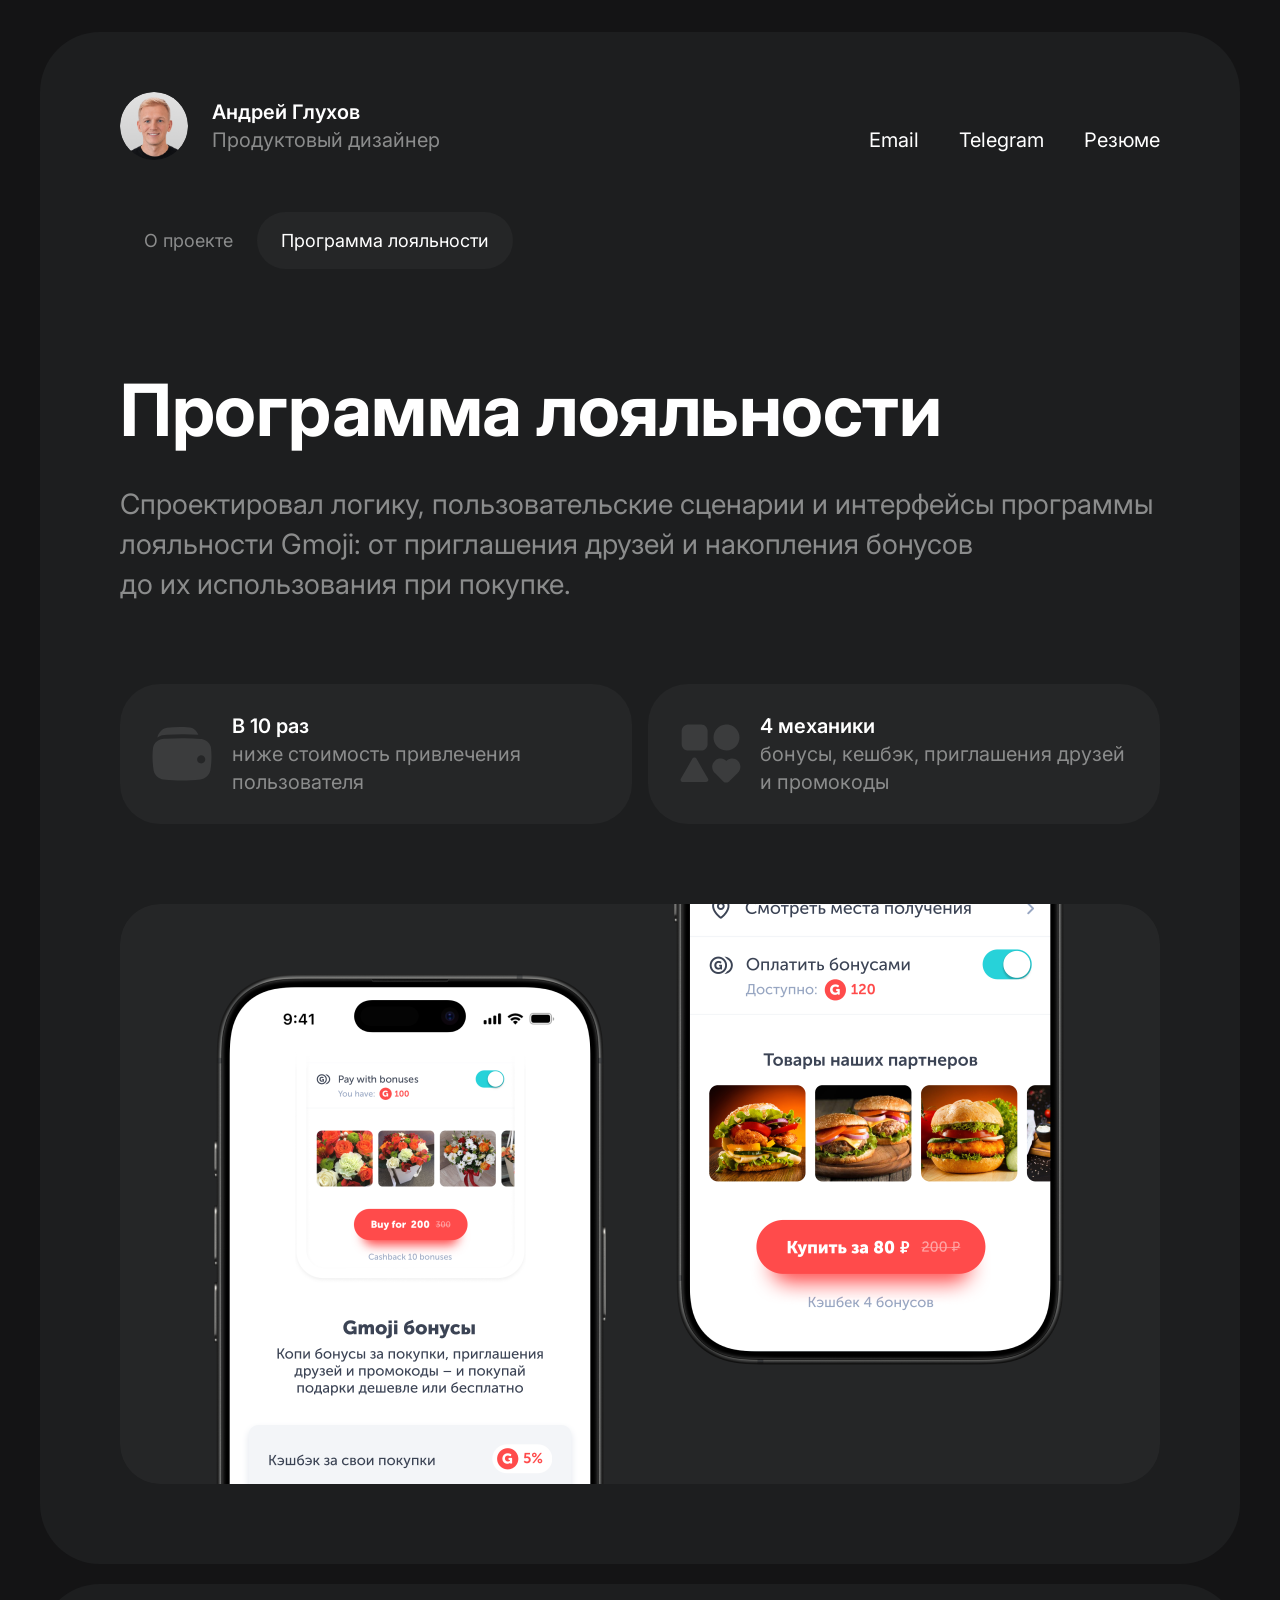
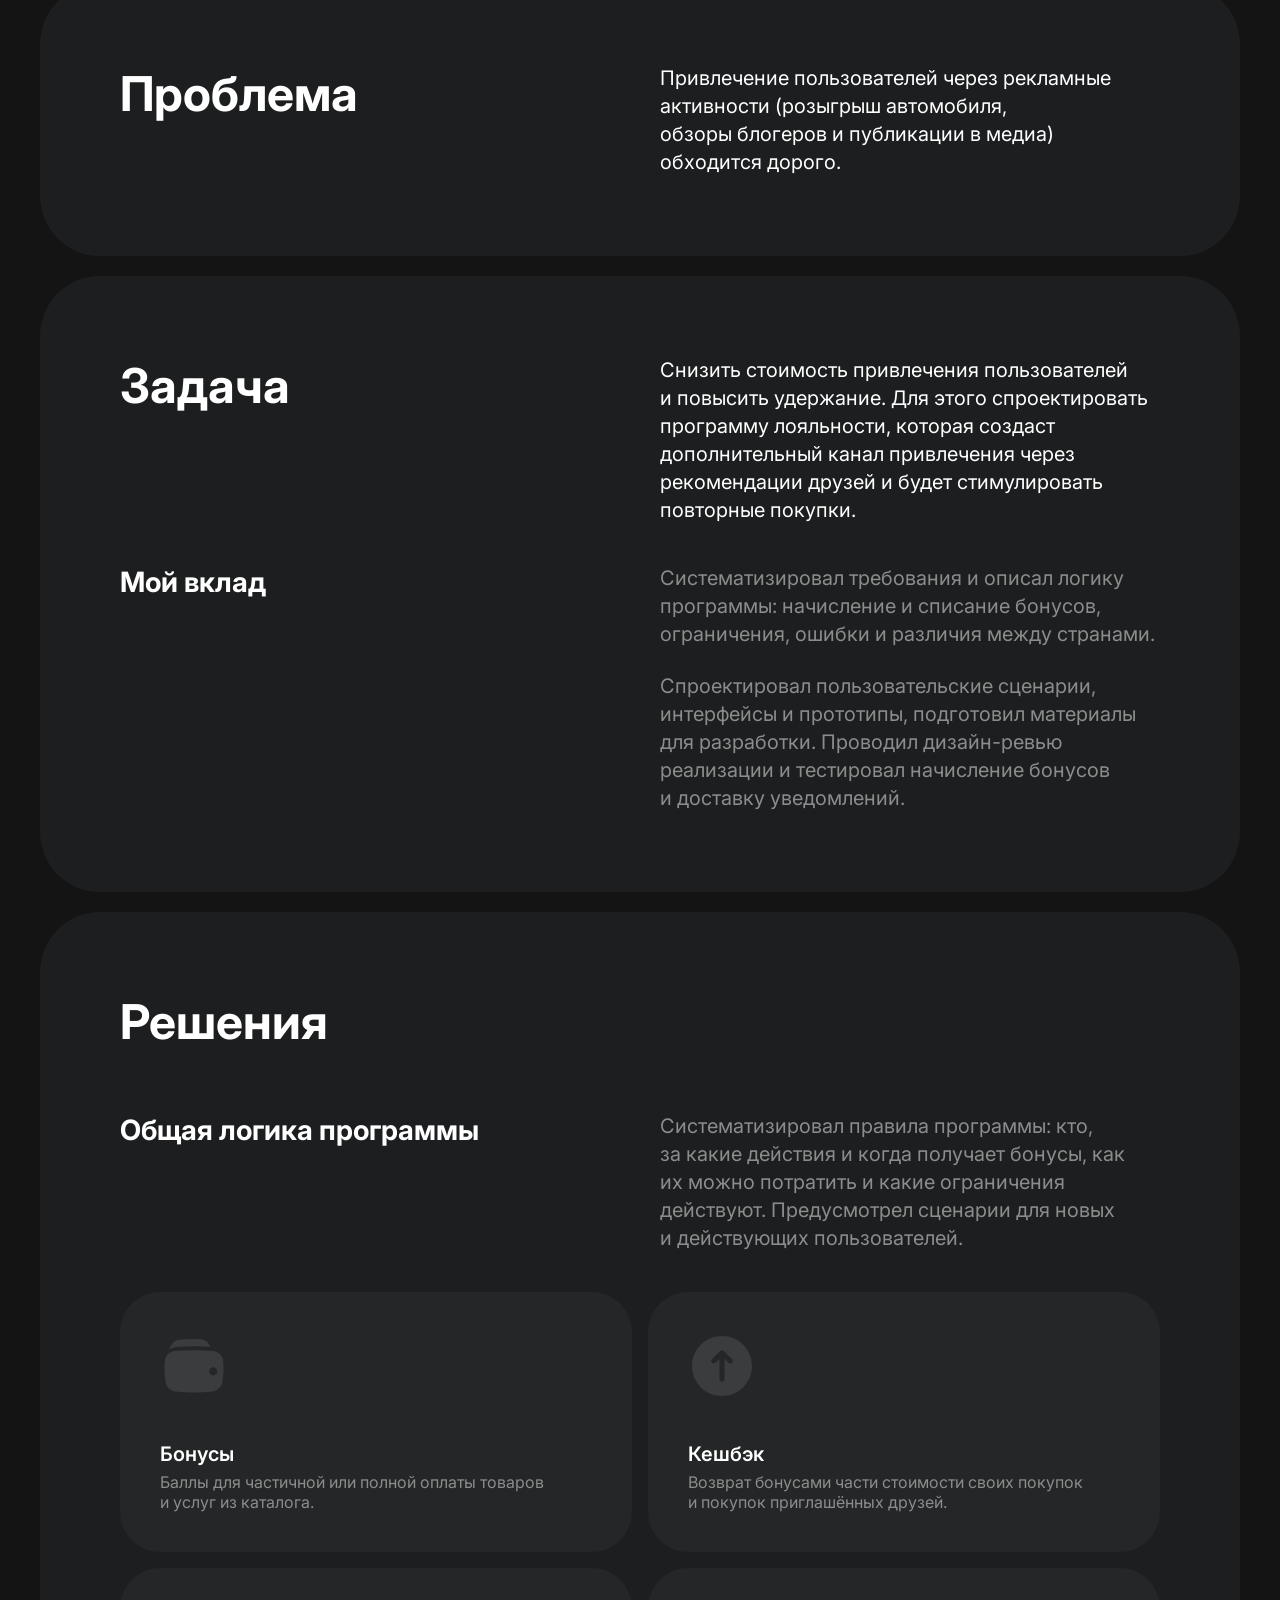
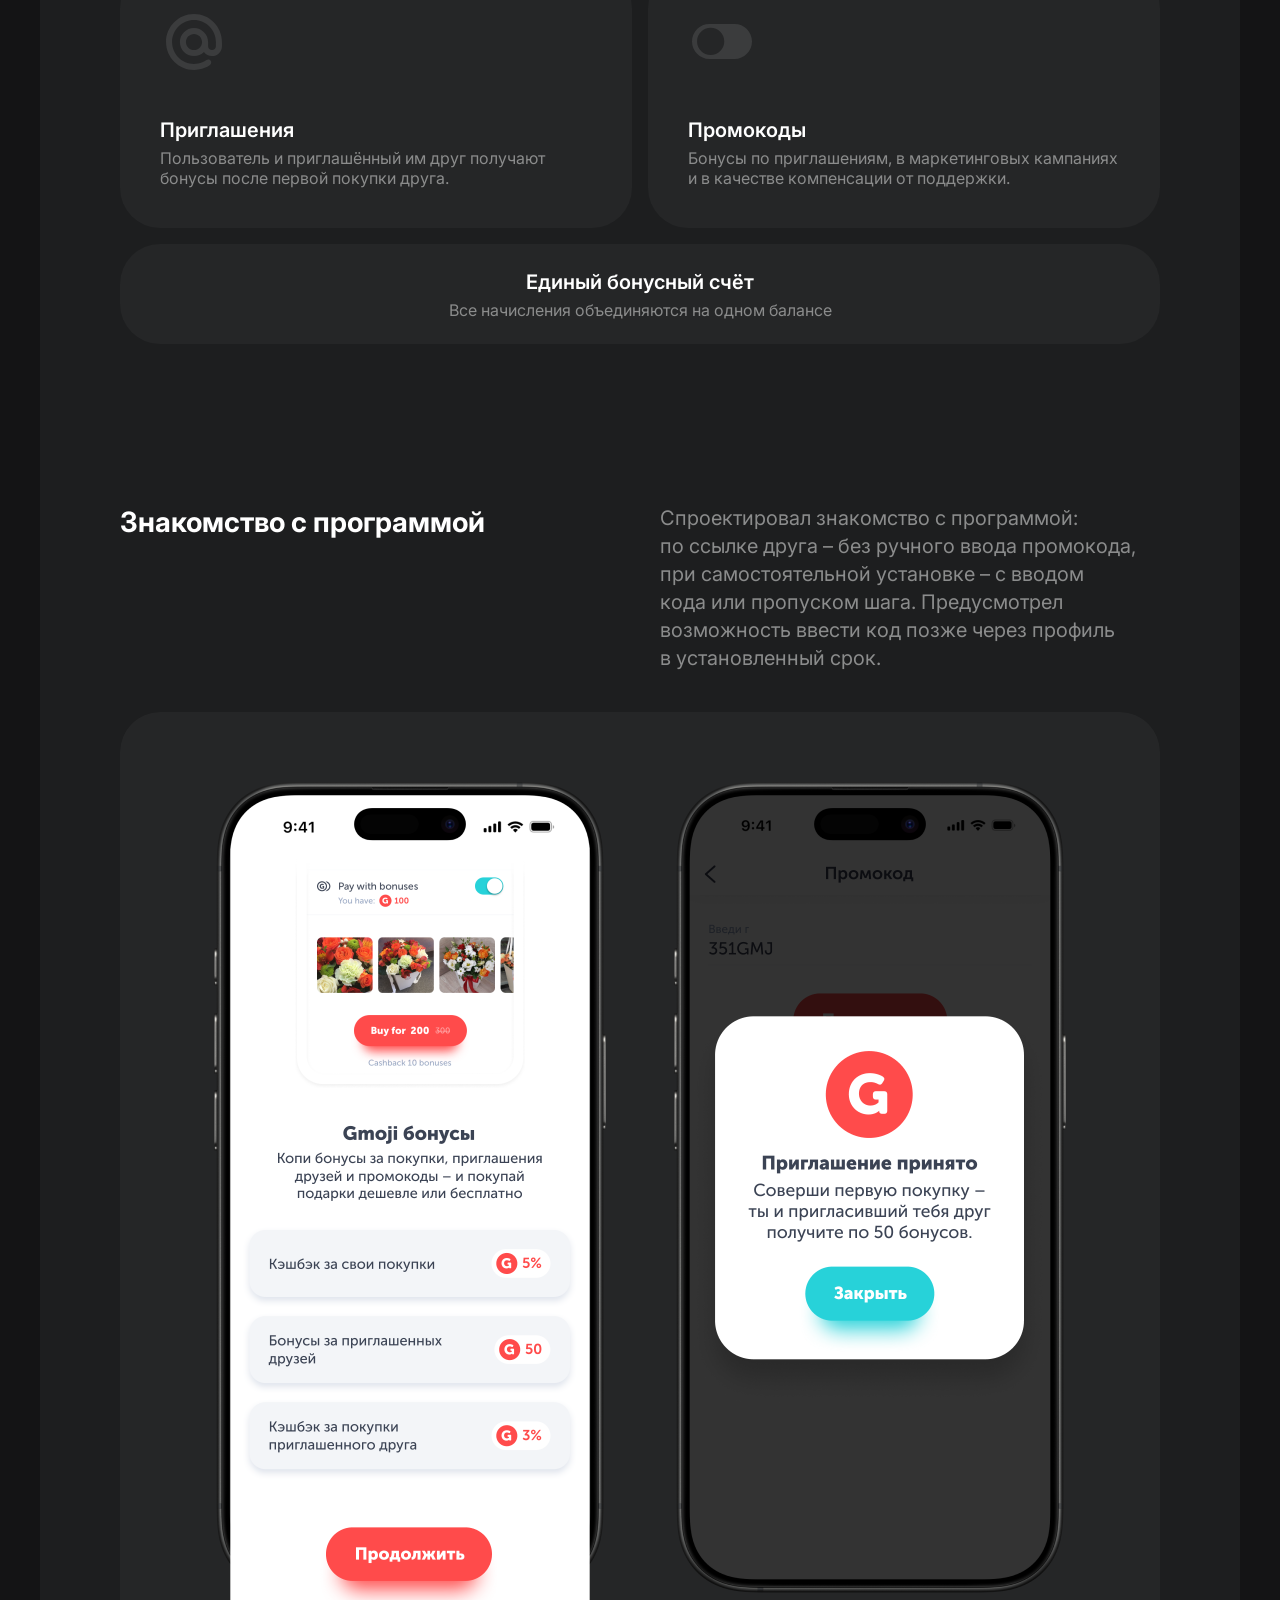
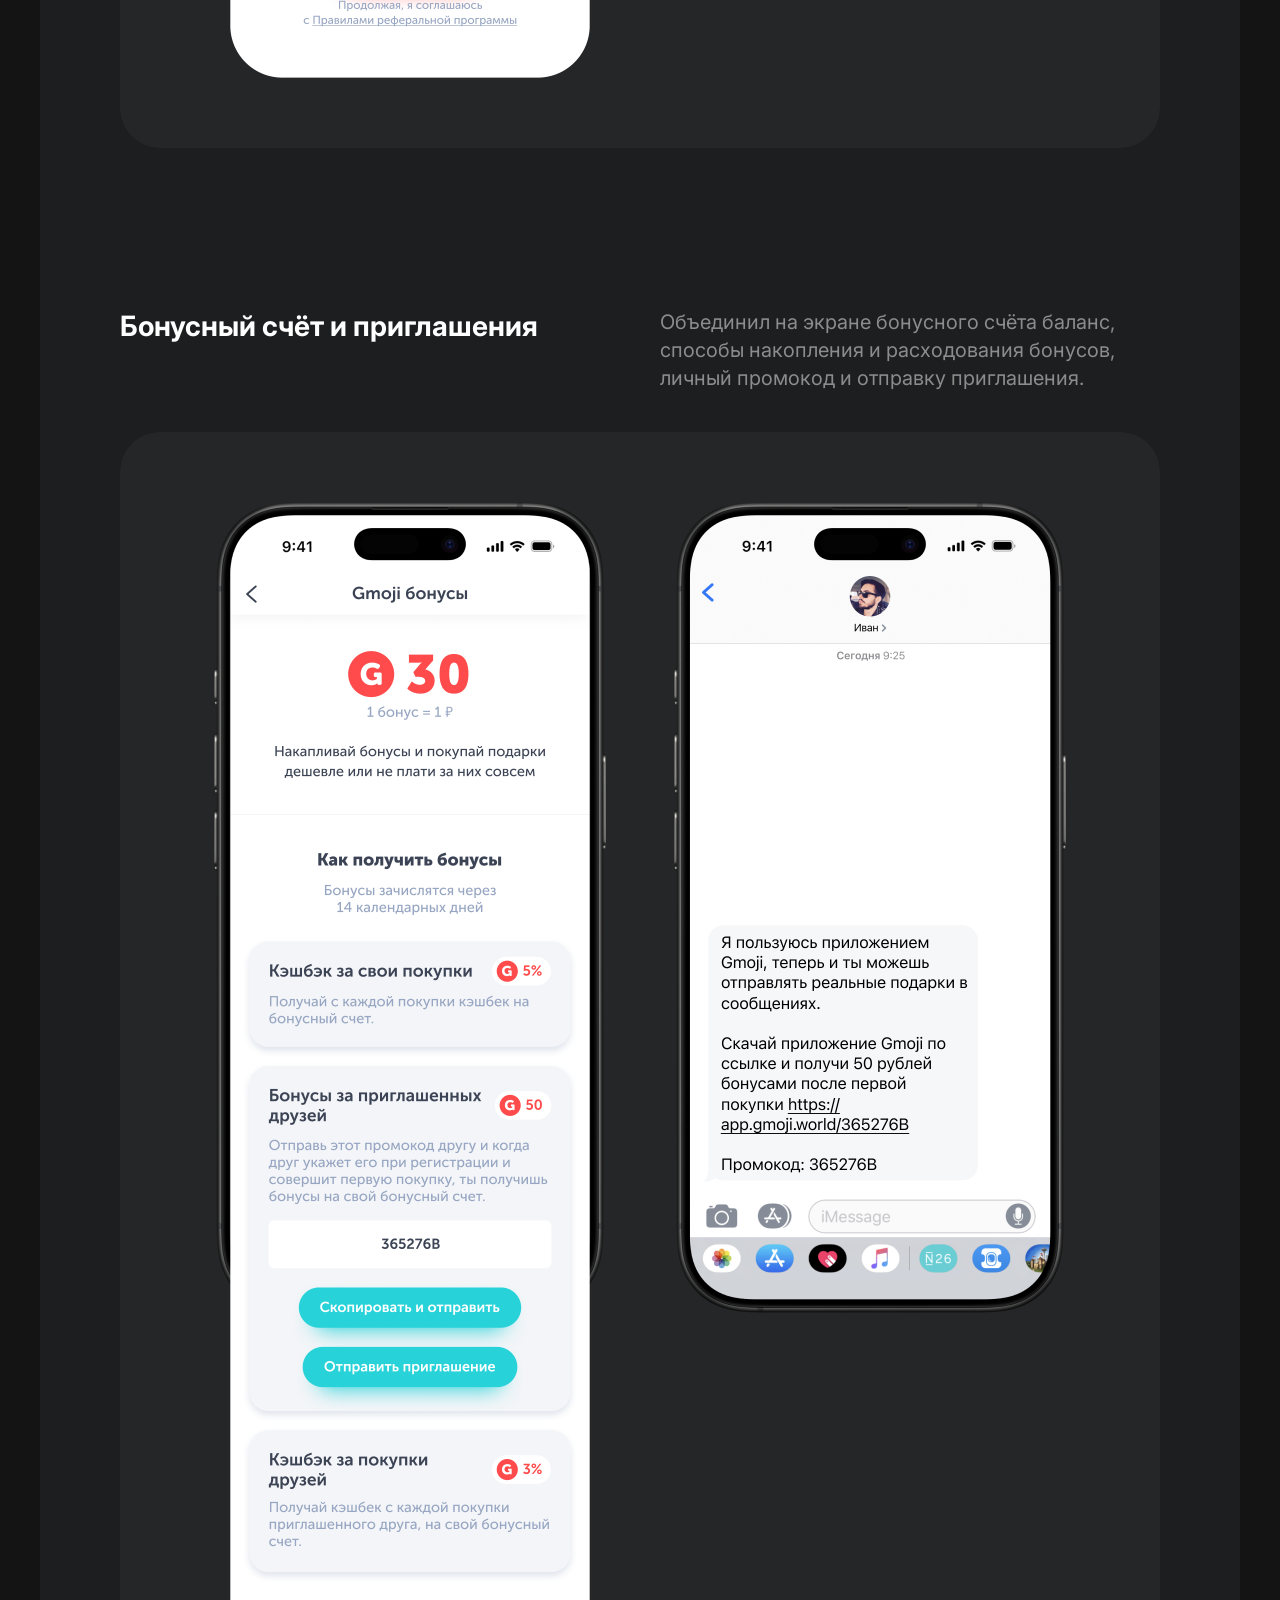
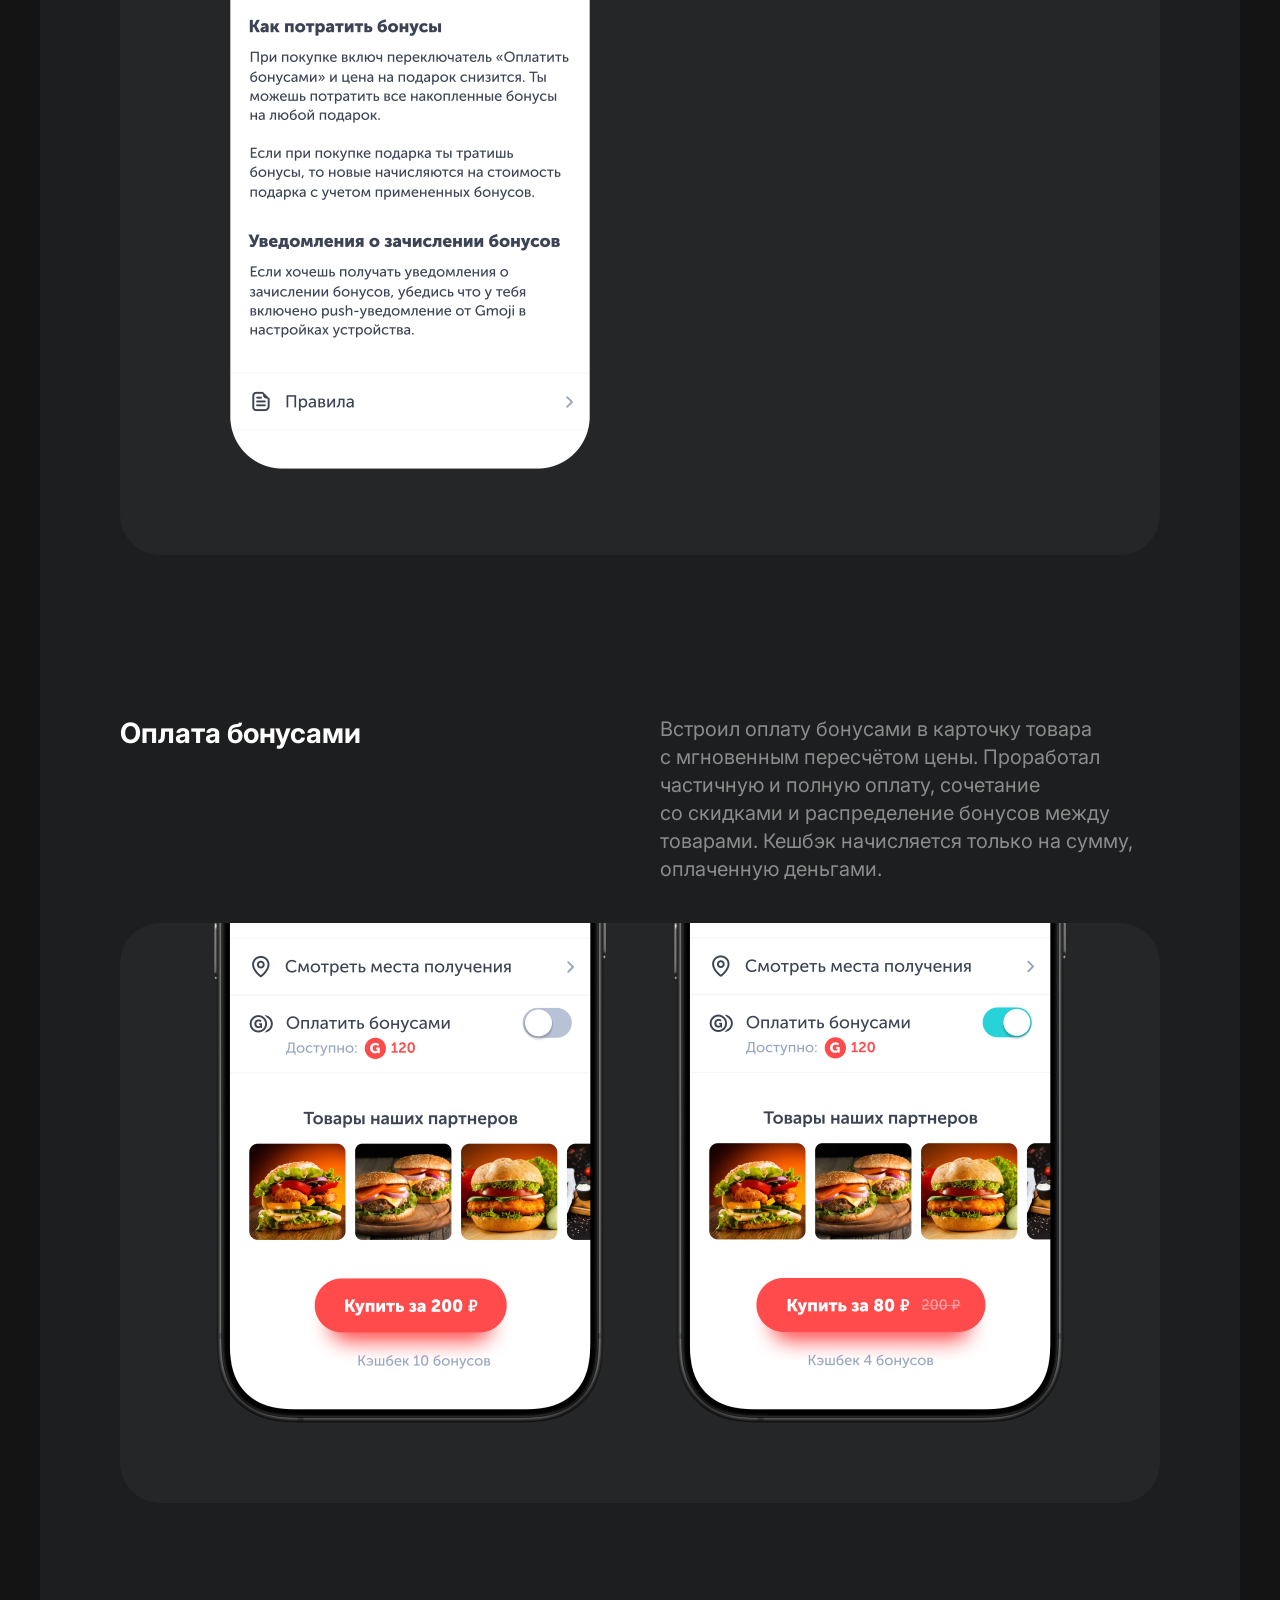
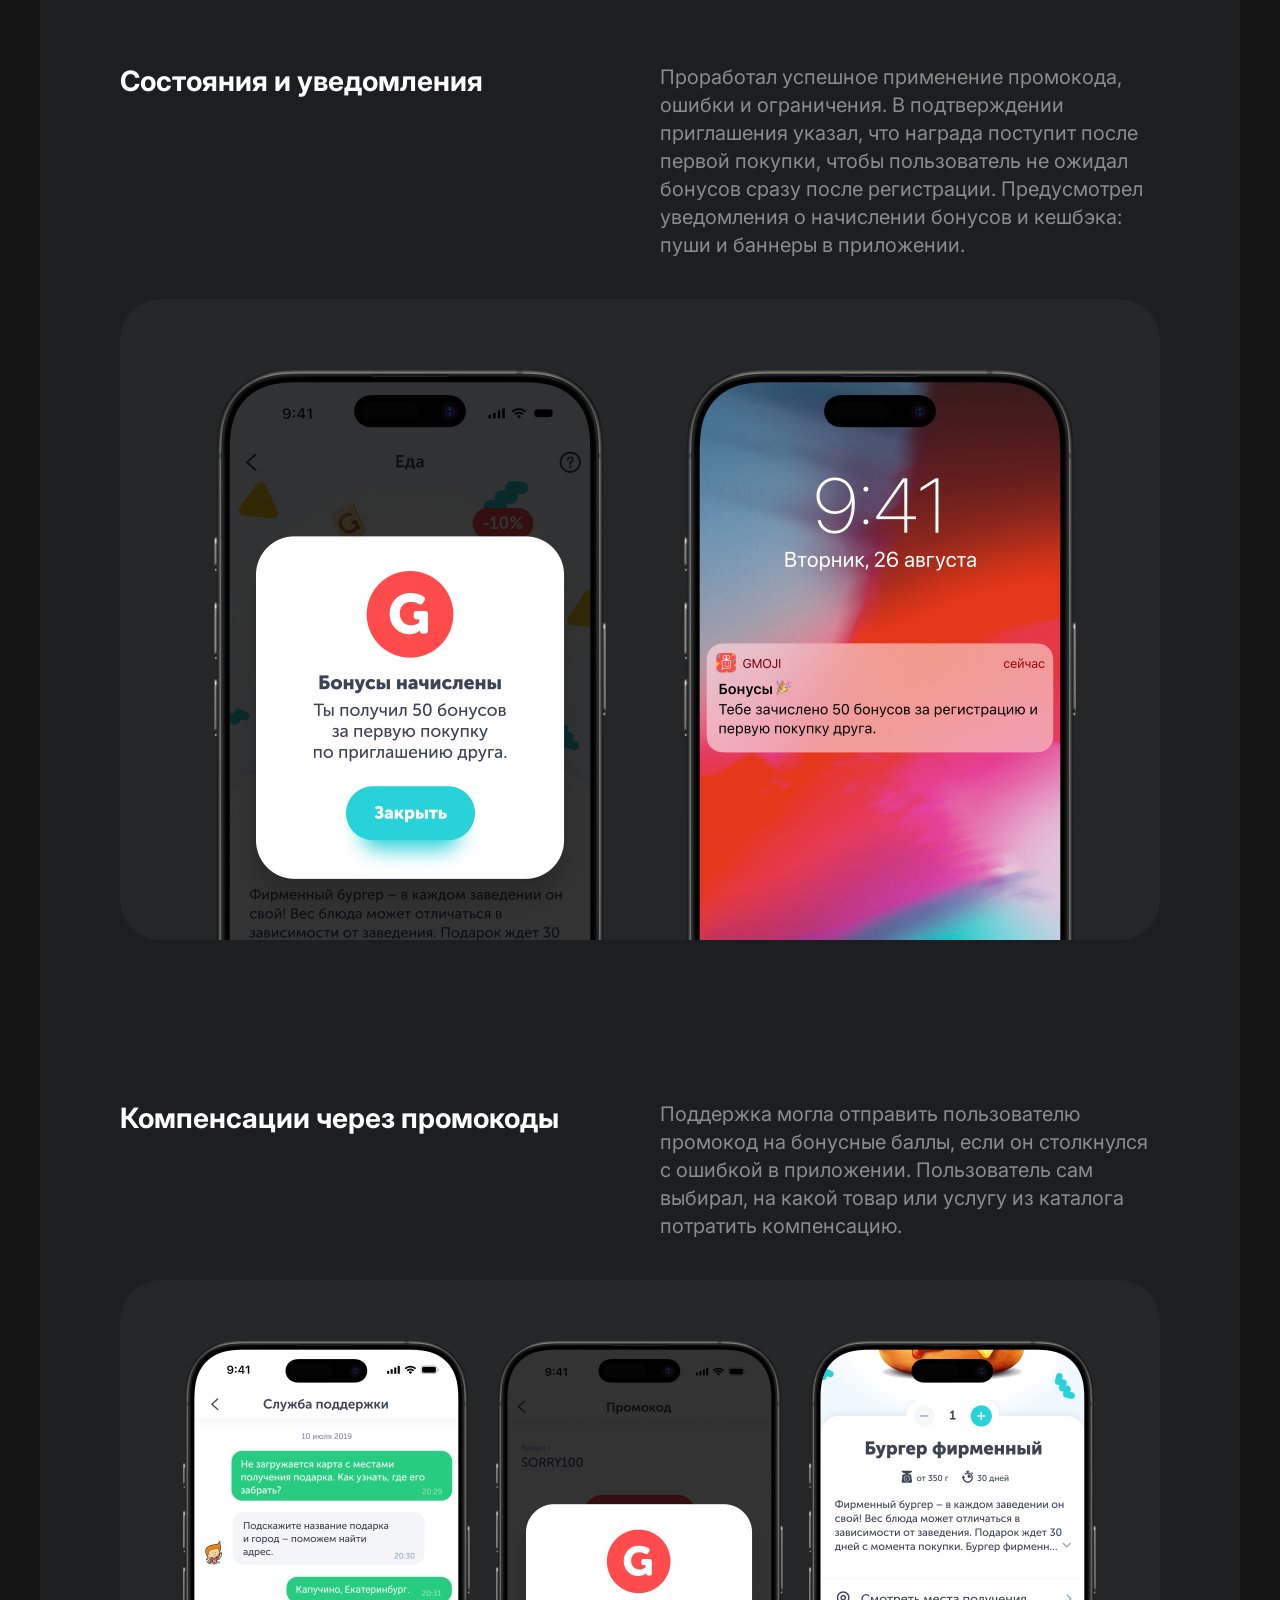
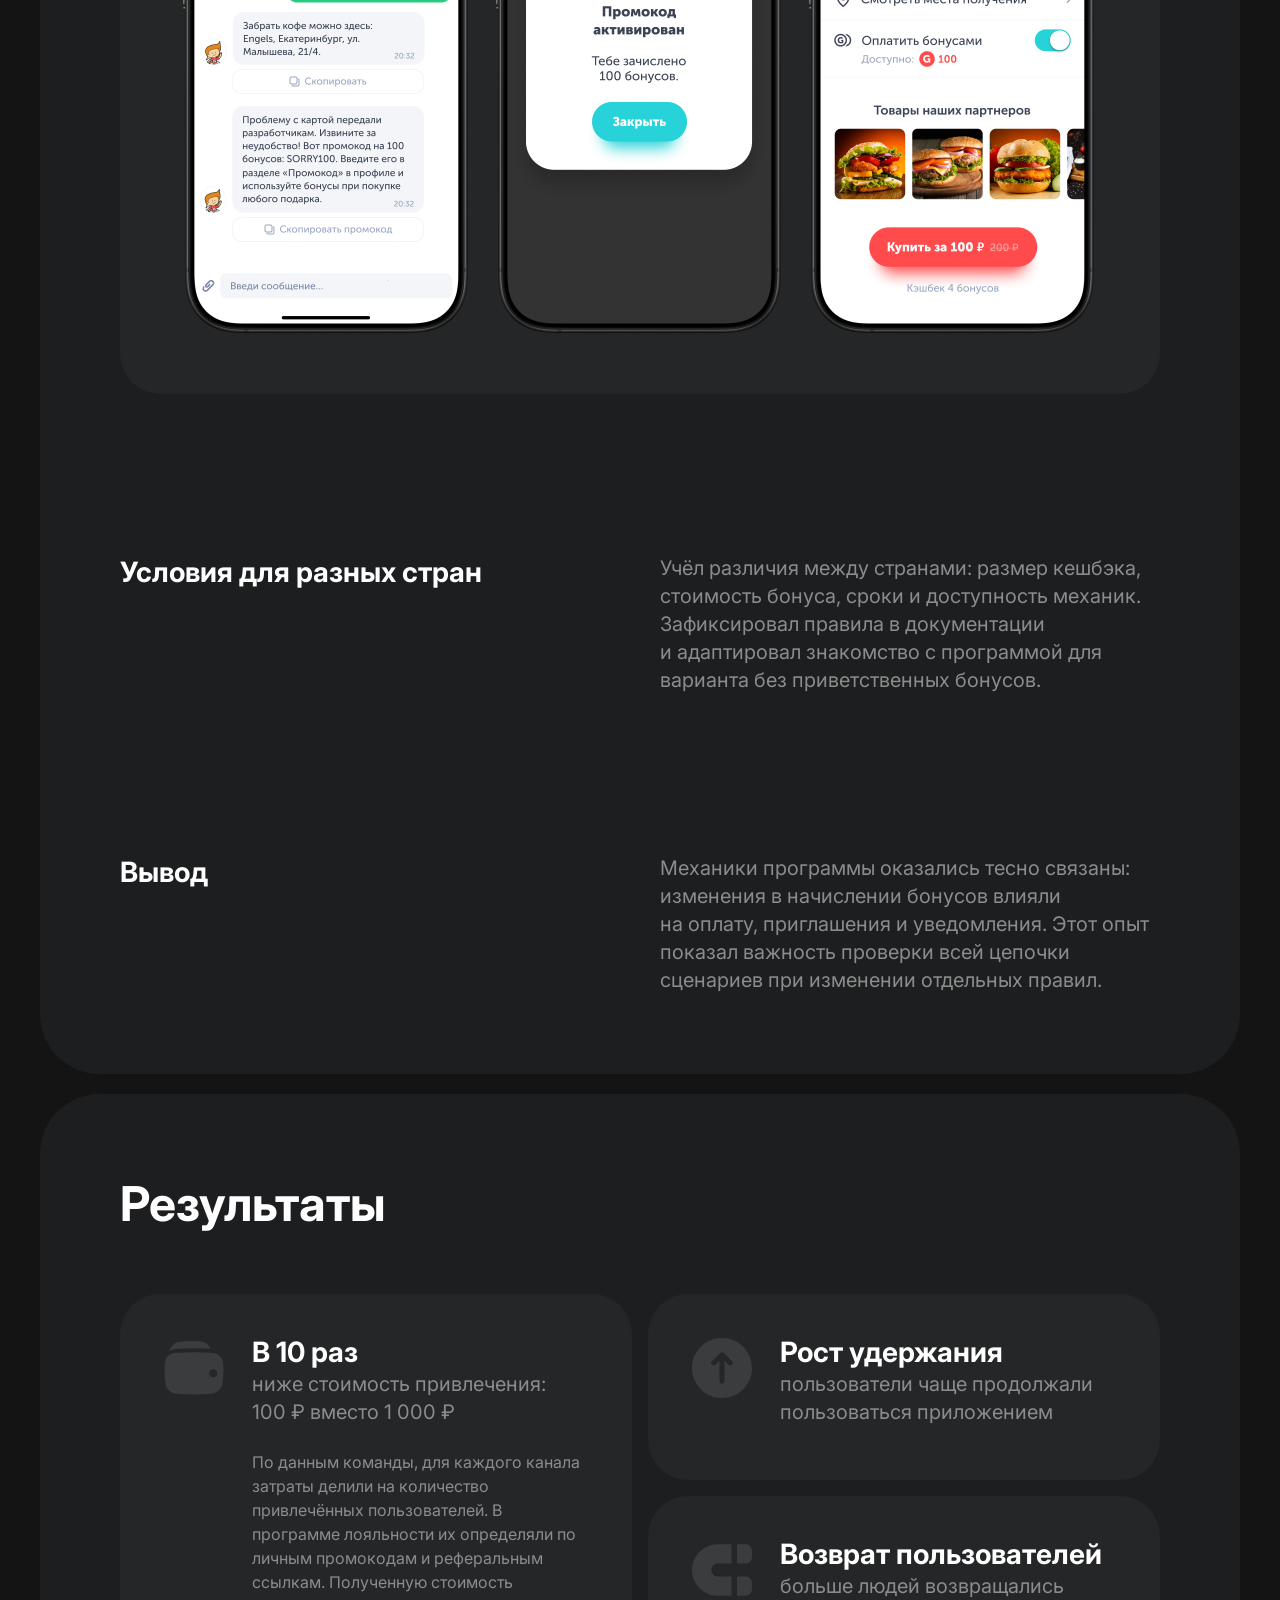
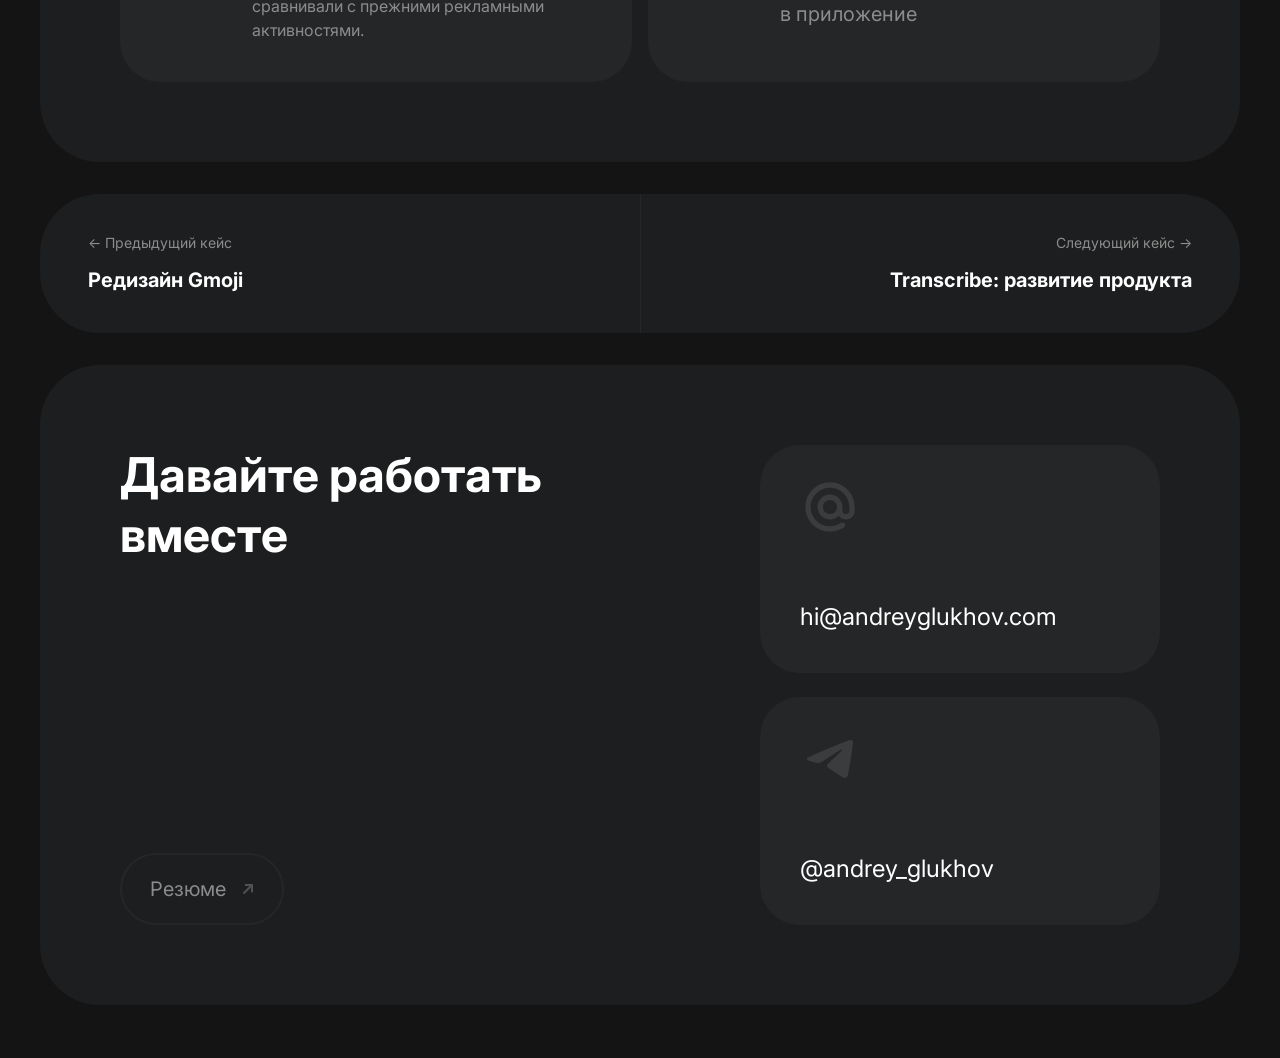
<file: gmoji-loyalty/index.html>
<!DOCTYPE html>
<html lang="ru">
<head>
  <meta charset="UTF-8">
  <meta name="viewport" content="width=device-width, initial-scale=1.0, viewport-fit=cover">
  <!-- Yandex.Metrika counter -->
  <script type="text/javascript">
    (function(m,e,t,r,i,k,a){
        m[i]=m[i]||function(){(m[i].a=m[i].a||[]).push(arguments)};
        m[i].l=1*new Date();
        for (var j = 0; j < document.scripts.length; j++) {if (document.scripts[j].src === r) { return; }}
        k=e.createElement(t),a=e.getElementsByTagName(t)[0],k.async=1,k.src=r,a.parentNode.insertBefore(k,a)
    })(window, document,'script','https://mc.yandex.ru/metrika/tag.js?id=114570812', 'ym');

    ym(114570812, 'init', {ssr:true, webvisor:true, clickmap:true, ecommerce:"dataLayer", referrer: document.referrer, url: location.href, accurateTrackBounce:true, trackLinks:true});
  </script>
  
  <!-- /Yandex.Metrika counter -->
  <meta name="description" content="Спроектировал бонусы, кешбэк, промокоды и приглашение друзей. Стоимость привлечения снизилась в 10 раз.">
  <title>Программа лояльности Gmoji – Андрей Глухов</title>
  <link rel="icon" type="image/png" sizes="32x32" href="/assets/favicon-32x32.png?v=20260929-avatar">
  <link rel="icon" type="image/png" sizes="16x16" href="/assets/favicon-16x16.png?v=20260929-avatar">
  <link rel="apple-touch-icon" href="/assets/apple-touch-icon.png?v=20260929-avatar">
  <link rel="preconnect" href="https://fonts.googleapis.com">
  <link rel="preconnect" href="https://fonts.gstatic.com" crossorigin>
  <link href="https://fonts.googleapis.com/css2?family=Inter:wght@400;500;600;700&amp;display=swap" rel="stylesheet">
  <link rel="stylesheet" href="/css/styles.css?v=shared-header-1">
  <script src="/js/project-nav.js?v=project-nav-fade-4" defer></script>
  <link rel="stylesheet" href="/css/transcribe-tabs.css?v=18">
  <script src="/js/transcribe-tabs.js?v=github-pages-1" defer></script>
  <script src="/js/pages-index-url.js"></script>
</head>
<body class="app-store-case app-store-case-v2 gmoji-loyalty-case">
  <noscript><div><img src="https://mc.yandex.ru/watch/114570812" style="position:absolute; left:-9999px;" alt=""></div></noscript>
  <header class="mobile-header" data-mobile-floating-header>
    <div class="mobile-header__bar">
      <div class="mobile-header__profile">
        
          <img src="/assets/img_avatar.png" alt="" width="52" height="52">
        
        <div class="mobile-header__info">
          <a class="mobile-header__name" href="/">Андрей Глухов</a>
          <p class="mobile-header__role">Продуктовый дизайнер</p>
        </div>
      </div>
      <button class="mobile-header__menu-btn" type="button" aria-expanded="false" aria-controls="mobile-header-menu" aria-label="Открыть меню">
        <img src="/assets/icon_menu_24.svg" alt="" width="24" height="24" aria-hidden="true">
      </button>
    </div>
    <div class="mobile-header__menu" id="mobile-header-menu" role="dialog" aria-modal="true" aria-label="Меню сайта" hidden>
      <div class="mobile-header__menu-top">
        <button class="mobile-header__close-btn" type="button" aria-label="Закрыть меню">
          <img src="/assets/icon_close_24.svg" alt="" width="24" height="24" aria-hidden="true">
        </button>
      </div>
      <nav class="mobile-header__menu-nav" aria-label="Навигация по проектам">
        <a class="mobile-header__menu-link" href="/">Главная</a>
        <a class="mobile-header__menu-link" href="/transcribe/">Transcribe</a>
        <a class="mobile-header__menu-link" href="/transcribe-design-system/">Дизайн-система Transcribe</a>
        <a class="mobile-header__menu-link" href="/gmoji/">Gmoji</a>
        <a class="mobile-header__menu-link" href="/gmoji-loyalty/" aria-current="page">Программа лояльности Gmoji</a>
      </nav>
      <div class="mobile-header__menu-contacts">
        <button class="mobile-header__contact-link email-copy" type="button" data-email="hi@andreyglukhov.com" aria-label="Скопировать email hi@andreyglukhov.com"><span>Email</span><span class="email-copy__icons" aria-hidden="true"><svg class="email-copy__copy" width="16" height="16" viewbox="0 0 24 24" fill="none" xmlns="http://www.w3.org/2000/svg">
<path d="M9 15C9 12.1716 9 10.7574 9.87868 9.87868C10.7574 9 12.1716 9 15 9L16 9C18.8284 9 20.2426 9 21.1213 9.87868C22 10.7574 22 12.1716 22 15V16C22 18.8284 22 20.2426 21.1213 21.1213C20.2426 22 18.8284 22 16 22H15C12.1716 22 10.7574 22 9.87868 21.1213C9 20.2426 9 18.8284 9 16L9 15Z" stroke="currentColor" stroke-width="1.5" stroke-linecap="round" stroke-linejoin="round"></path>
<path d="M16.9999 9C16.9975 6.04291 16.9528 4.51121 16.092 3.46243C15.9258 3.25989 15.7401 3.07418 15.5376 2.90796C14.4312 2 12.7875 2 9.5 2C6.21252 2 4.56878 2 3.46243 2.90796C3.25989 3.07417 3.07418 3.25989 2.90796 3.46243C2 4.56878 2 6.21252 2 9.5C2 12.7875 2 14.4312 2.90796 15.5376C3.07417 15.7401 3.25989 15.9258 3.46243 16.092C4.51121 16.9528 6.04291 16.9975 9 16.9999" stroke="currentColor" stroke-width="1.5" stroke-linecap="round" stroke-linejoin="round"></path>
</svg><svg class="email-copy__check" width="16" height="16" viewbox="0 0 24 24" fill="none" stroke="currentColor" stroke-width="2" stroke-linecap="round" stroke-linejoin="round"><path d="m5 12 4 4L19 6"></path></svg></span></button>
        <a class="mobile-header__contact-link external-link" href="https://t.me/andrey_glukhov" target="_blank" rel="noopener noreferrer" aria-label="Telegram – открыть в новой вкладке">Telegram<svg class="external-link__arrow" aria-hidden="true" width="20" height="20" viewbox="0 0 20 20" fill="none" xmlns="http://www.w3.org/2000/svg">
<path d="M14.002 5C14.2671 5.00006 14.5215 5.10549 14.709 5.29297C14.8965 5.48049 15.002 5.73484 15.002 6V12.4453C15.0018 12.9973 14.554 13.4452 14.002 13.4453C13.4498 13.4453 13.0022 12.9974 13.002 12.4453V8.37891L6.70901 14.7051C6.31962 15.0965 5.6865 15.0981 5.29495 14.709C4.9035 14.3195 4.90175 13.6865 5.29104 13.2949L11.5537 7H7.87014C7.31786 7 6.87014 6.55228 6.87014 6C6.87014 5.44772 7.31786 5 7.87014 5H14.002Z" fill="currentColor"></path>
</svg></a>
        <a class="mobile-header__contact-link mobile-header__contact-link--resume" href="/cv.pdf" target="_blank" rel="noopener noreferrer">
          Резюме
          <svg aria-hidden="true" class="icon-color--subtle" width="20" height="20" viewBox="0 0 20 20" fill="none" xmlns="http://www.w3.org/2000/svg"><path d="M14.002 5C14.2671 5.00006 14.5215 5.10549 14.709 5.29297C14.8965 5.48049 15.002 5.73484 15.002 6V12.4453C15.0018 12.9973 14.554 13.4452 14.002 13.4453C13.4498 13.4453 13.0022 12.9974 13.002 12.4453V8.37891L6.70901 14.7051C6.31962 15.0965 5.6865 15.0981 5.29495 14.709C4.9035 14.3195 4.90175 13.6865 5.29104 13.2949L11.5537 7H7.87014C7.31786 7 6.87014 6.55228 6.87014 6C6.87014 5.44772 7.31786 5 7.87014 5H14.002Z" fill="currentColor"/></svg>
        </a>
      </div>
    </div>
  </header>
  <div class="page page--inner">

    <main data-project-case>
      <article class="page__container card card--hero page-inner__cover page-inner__cover--project-nav">

        <header class="header">
          <div class="header__profile">
            <figure class="header__avatar">
              <img src="/assets/img_avatar.png" alt="Фото Андрея Глухова" width="68" height="68">
            </figure>
            <div class="header__info">
              <a class="header__name" href="/">Андрей Глухов</a>
              <p class="header__role">Продуктовый дизайнер</p>
            </div>
          </div>

          <nav class="header__nav" aria-label="Основная навигация">
            <button class="header__link email-copy" type="button" data-email="hi@andreyglukhov.com" aria-label="Скопировать email hi@andreyglukhov.com"><span>Email</span><span class="email-copy__icons" aria-hidden="true"><svg class="email-copy__copy" width="16" height="16" viewbox="0 0 24 24" fill="none" xmlns="http://www.w3.org/2000/svg">
<path d="M9 15C9 12.1716 9 10.7574 9.87868 9.87868C10.7574 9 12.1716 9 15 9L16 9C18.8284 9 20.2426 9 21.1213 9.87868C22 10.7574 22 12.1716 22 15V16C22 18.8284 22 20.2426 21.1213 21.1213C20.2426 22 18.8284 22 16 22H15C12.1716 22 10.7574 22 9.87868 21.1213C9 20.2426 9 18.8284 9 16L9 15Z" stroke="currentColor" stroke-width="1.5" stroke-linecap="round" stroke-linejoin="round"></path>
<path d="M16.9999 9C16.9975 6.04291 16.9528 4.51121 16.092 3.46243C15.9258 3.25989 15.7401 3.07418 15.5376 2.90796C14.4312 2 12.7875 2 9.5 2C6.21252 2 4.56878 2 3.46243 2.90796C3.25989 3.07417 3.07418 3.25989 2.90796 3.46243C2 4.56878 2 6.21252 2 9.5C2 12.7875 2 14.4312 2.90796 15.5376C3.07417 15.7401 3.25989 15.9258 3.46243 16.092C4.51121 16.9528 6.04291 16.9975 9 16.9999" stroke="currentColor" stroke-width="1.5" stroke-linecap="round" stroke-linejoin="round"></path>
</svg><svg class="email-copy__check" width="16" height="16" viewbox="0 0 24 24" fill="none" stroke="currentColor" stroke-width="2" stroke-linecap="round" stroke-linejoin="round"><path d="m5 12 4 4L19 6"></path></svg></span></button>
            <a class="header__link external-link" href="https://t.me/andrey_glukhov" target="_blank" rel="noopener noreferrer" aria-label="Telegram – открыть в новой вкладке">Telegram<svg class="external-link__arrow" aria-hidden="true" width="20" height="20" viewbox="0 0 20 20" fill="none" xmlns="http://www.w3.org/2000/svg">
<path d="M14.002 5C14.2671 5.00006 14.5215 5.10549 14.709 5.29297C14.8965 5.48049 15.002 5.73484 15.002 6V12.4453C15.0018 12.9973 14.554 13.4452 14.002 13.4453C13.4498 13.4453 13.0022 12.9974 13.002 12.4453V8.37891L6.70901 14.7051C6.31962 15.0965 5.6865 15.0981 5.29495 14.709C4.9035 14.3195 4.90175 13.6865 5.29104 13.2949L11.5537 7H7.87014C7.31786 7 6.87014 6.55228 6.87014 6C6.87014 5.44772 7.31786 5 7.87014 5H14.002Z" fill="currentColor"></path>
</svg></a>
            <a class="header__link external-link" href="/cv.pdf" target="_blank" rel="noopener noreferrer" aria-label="Резюме – открыть в новой вкладке">Резюме<svg class="external-link__arrow" aria-hidden="true" width="20" height="20" viewbox="0 0 20 20" fill="none" xmlns="http://www.w3.org/2000/svg">
<path d="M14.002 5C14.2671 5.00006 14.5215 5.10549 14.709 5.29297C14.8965 5.48049 15.002 5.73484 15.002 6V12.4453C15.0018 12.9973 14.554 13.4452 14.002 13.4453C13.4498 13.4453 13.0022 12.9974 13.002 12.4453V8.37891L6.70901 14.7051C6.31962 15.0965 5.6865 15.0981 5.29495 14.709C4.9035 14.3195 4.90175 13.6865 5.29104 13.2949L11.5537 7H7.87014C7.31786 7 6.87014 6.55228 6.87014 6C6.87014 5.44772 7.31786 5 7.87014 5H14.002Z" fill="currentColor"></path>
</svg></a>
          </nav>
        <button class="header__menu-btn mobile-header__menu-btn" type="button" aria-expanded="false" aria-controls="mobile-header-menu" aria-label="Открыть меню">
            <img src="/assets/icon_menu_24.svg" alt="" width="24" height="24" aria-hidden="true">
          </button>
        </header>



        <nav class="project-nav" tabindex="0" aria-label="Материалы проекта Gmoji">
  <a class="project-nav__link" href="/gmoji/">О проекте</a>
  <a class="project-nav__link" href="/gmoji-loyalty/" aria-current="page">Программа лояльности</a>
</nav>
<div class="project-case-intro">

<h1 class="page-inner__title">Программа лояльности</h1>
<p class="page-inner__lead">Спроектировал логику, пользовательские сценарии и интерфейсы программы лояльности Gmoji: от приглашения друзей и накопления бонусов до их использования при покупке.</p>
<ul class="page-inner__stats" aria-label="Результат и механики программы лояльности">
  <li class="page-inner__stat">
    <img class="page-inner__stat-icon" src="/assets/icon_wallet_68.svg" alt="" width="68" height="68" aria-hidden="true">
    <div class="page-inner__stat-text">
      <p class="page-inner__stat-value">В 10 раз</p>
      <p class="page-inner__stat-label">ниже стоимость привлечения пользователя</p>
      
    </div>
  </li>
  <li class="page-inner__stat">
    <img class="page-inner__stat-icon" src="/assets/icon_features_68.svg" alt="" width="68" height="68" aria-hidden="true">
    <div class="page-inner__stat-text">
      <p class="page-inner__stat-value">4 механики</p>
      <p class="page-inner__stat-label">бонусы, кешбэк, приглашения друзей и промокоды</p>
    </div>
  </li>
</ul>
<figure class="page-inner__cover-media">
  <img src="/assets/img_gmoji_case_cover.png" width="2080" height="1160" alt="Программа лояльности Gmoji: знакомство с бонусами и оплата покупки бонусами">
</figure>
</div>
</article>
<section class="page__container card page-inner__section" aria-labelledby="problems-heading">
  <div class="case-row">
    <h2 class="page-inner__section-heading" id="problems-heading">Проблема</h2>
    <div class="page-inner__solution-content case-copy">
      <p>Привлечение пользователей через рекламные активности (розыгрыш автомобиля, обзоры блогеров и публикации в медиа) обходится дорого.</p>
    </div>
  </div>
</section>
<section class="page__container card page-inner__section" aria-labelledby="task role">
  <div class="case-row">
    <h2 class="page-inner__section-heading" id="task">Задача</h2>
    <div class="page-inner__solution-content case-copy">
      <p>Снизить стоимость привлечения пользователей и повысить удержание. Для этого спроектировать программу лояльности, которая создаст дополнительный канал привлечения через рекомендации друзей и будет стимулировать повторные покупки.</p>
    </div>
  </div>
  <div class="case-row case-role-row loyalty-role-row">
    <h2 class="page-inner__solution-title" id="role">Мой вклад</h2>
    <div class="page-inner__solution-content case-copy">
      <p class="page-inner__solution-item-text">Систематизировал требования и описал логику программы: начисление и списание бонусов, ограничения, ошибки и различия между странами.</p>
      <p class="page-inner__solution-item-text">Спроектировал пользовательские сценарии, интерфейсы и прототипы, подготовил материалы для разработки. Проводил дизайн-ревью реализации и тестировал начисление бонусов и доставку уведомлений.</p>
    </div>
  </div>
</section>
<section class="page__container card page-inner__section page-inner__section--solutions case-solutions" aria-labelledby="solutions-heading">
<h2 class="page-inner__section-heading" id="solutions-heading">Решения</h2>
<article class="page-inner__solution-card case-solution" aria-labelledby="program-logic">
  <div class="page-inner__solution-body">
    <h3 class="page-inner__solution-title" id="program-logic">Общая логика программы</h3>
    <div class="page-inner__solution-content case-solution-copy"><p class="page-inner__solution-item-text">Систематизировал правила программы: кто, за какие действия и когда получает бонусы, как их можно потратить и какие ограничения действуют. Предусмотрел сценарии для новых и действующих пользователей.</p></div>
  </div>
  <div><ul class="page-inner__features loyalty-mechanics" aria-label="Четыре механики программы"><li class="page-inner__feature-card"><img class="page-inner__feature-icon" src="/assets/icon_wallet_68.svg" width="68" height="68" alt="" aria-hidden="true"><div class="page-inner__feature-body"><h4 class="page-inner__feature-title">Бонусы</h4><p class="page-inner__feature-text">Баллы для частичной или полной оплаты товаров и услуг из каталога.</p></div></li><li class="page-inner__feature-card"><img class="page-inner__feature-icon" src="/assets/icon_arrow_up_68.svg" width="68" height="68" alt="" aria-hidden="true"><div class="page-inner__feature-body"><h4 class="page-inner__feature-title">Кешбэк</h4><p class="page-inner__feature-text">Возврат бонусами части стоимости своих покупок и покупок приглашённых друзей.</p></div></li><li class="page-inner__feature-card"><img class="page-inner__feature-icon" src="/assets/icon_email_68.svg" width="68" height="68" alt="" aria-hidden="true"><div class="page-inner__feature-body"><h4 class="page-inner__feature-title">Приглашения</h4><p class="page-inner__feature-text">Пользователь и приглашённый им друг получают бонусы после первой покупки друга.</p></div></li><li class="page-inner__feature-card"><img class="page-inner__feature-icon" src="/assets/icon_component_settings_68.svg" width="68" height="68" alt="" aria-hidden="true"><div class="page-inner__feature-body"><h4 class="page-inner__feature-title">Промокоды</h4><p class="page-inner__feature-text">Бонусы по приглашениям, в маркетинговых кампаниях и в качестве компенсации от поддержки.</p></div></li></ul><p class="loyalty-shared-balance"><strong>Единый бонусный счёт</strong>Все начисления объединяются на одном балансе</p></div>
</article>
<article class="page-inner__solution-card case-solution" aria-labelledby="onboarding">
  <div class="page-inner__solution-body">
    <h3 class="page-inner__solution-title" id="onboarding">Знакомство с программой</h3>
    <div class="page-inner__solution-content case-solution-copy"><p class="page-inner__solution-item-text">Спроектировал знакомство с программой: по ссылке друга – без ручного ввода промокода, при самостоятельной установке – с вводом кода или пропуском шага. Предусмотрел возможность ввести код позже через профиль в установленный срок.</p></div>
  </div>
  <figure class="page-inner__solution-media case-media"><img src="/assets/img_gmoji_case_1.png?v=8cc3339d0d" width="2080" height="2072" alt="Знакомство с программой лояльности Gmoji" loading="lazy" decoding="async"></figure>
</article>
<article class="page-inner__solution-card case-solution" aria-labelledby="balance">
  <div class="page-inner__solution-body">
    <h3 class="page-inner__solution-title" id="balance">Бонусный счёт и приглашения</h3>
    <div class="page-inner__solution-content case-solution-copy"><p class="page-inner__solution-item-text">Объединил на экране бонусного счёта баланс, способы накопления и расходования бонусов, личный промокод и отправку приглашения.</p></div>
  </div>
  <figure class="page-inner__solution-media case-media"><img src="/assets/img_gmoji_case_2.png" width="2080" height="3446" alt="Бонусный счёт и приглашения в Gmoji" loading="lazy" decoding="async"></figure>
</article>
<article class="page-inner__solution-card case-solution" aria-labelledby="payment">
  <div class="page-inner__solution-body">
    <h3 class="page-inner__solution-title" id="payment">Оплата бонусами</h3>
    <div class="page-inner__solution-content case-solution-copy"><p class="page-inner__solution-item-text">Встроил оплату бонусами в карточку товара с мгновенным пересчётом цены. Проработал частичную и полную оплату, сочетание со скидками и распределение бонусов между товарами. Кешбэк начисляется только на сумму, оплаченную деньгами.</p></div>
  </div>
  <figure class="page-inner__solution-media case-media"><img src="/assets/img_gmoji_case_3.png" width="2080" height="1160" alt="Оплата бонусами в Gmoji" loading="lazy" decoding="async"></figure>
</article>
<article class="page-inner__solution-card case-solution" aria-labelledby="states">
  <div class="page-inner__solution-body">
    <h3 class="page-inner__solution-title" id="states">Состояния и уведомления</h3>
    <div class="page-inner__solution-content case-solution-copy"><p class="page-inner__solution-item-text">Проработал успешное применение промокода, ошибки и ограничения. В подтверждении приглашения указал, что награда поступит после первой покупки, чтобы пользователь не ожидал бонусов сразу после регистрации. Предусмотрел уведомления о начислении бонусов и кешбэка: пуши и баннеры в приложении.</p></div>
  </div>
  <figure class="page-inner__solution-media case-media"><img src="/assets/img_gmoji_case_4.png?v=201a949018" width="2080" height="1282" alt="Состояния и уведомления программы лояльности Gmoji" loading="lazy" decoding="async"></figure>
</article>
<article class="page-inner__solution-card case-solution" aria-labelledby="compensation">
  <div class="page-inner__solution-body">
    <h3 class="page-inner__solution-title" id="compensation">Компенсации через промокоды</h3>
    <div class="page-inner__solution-content case-solution-copy"><p class="page-inner__solution-item-text">Поддержка могла отправить пользователю промокод на бонусные баллы, если он столкнулся с ошибкой в приложении. Пользователь сам выбирал, на какой товар или услугу из каталога потратить компенсацию.</p></div>
  </div>
  <figure class="page-inner__solution-media case-media"><img src="/assets/img_gmoji_case_5.png" width="2080" height="1428" alt="Компенсации через промокоды в Gmoji" loading="lazy" decoding="async"></figure>
</article>
<article class="page-inner__solution-card case-solution" aria-labelledby="countries">
  <div class="page-inner__solution-body">
    <h3 class="page-inner__solution-title" id="countries">Условия для разных стран</h3>
    <div class="page-inner__solution-content case-solution-copy"><p class="page-inner__solution-item-text">Учёл различия между странами: размер кешбэка, стоимость бонуса, сроки и доступность механик. Зафиксировал правила в документации и адаптировал знакомство с программой для варианта без приветственных бонусов.</p></div>
  </div>
  
</article>

<article class="page-inner__solution-card case-solution" aria-labelledby="takeaway">
  <div class="page-inner__solution-body">
    <h3 class="page-inner__solution-title" id="takeaway">Вывод</h3>
    <div class="page-inner__solution-content case-solution-copy"><p class="page-inner__solution-item-text">Механики программы оказались тесно связаны: изменения в начислении бонусов влияли на оплату, приглашения и уведомления. Этот опыт показал важность проверки всей цепочки сценариев при изменении отдельных правил.</p></div>
  </div>
  
</article>
</section>
<section class="page__container card page-inner__section page-inner__section--results" aria-labelledby="results">
  <h2 class="page-inner__section-heading" id="results">Результаты</h2>
  <ul class="page-inner__results loyalty-results">
    <li class="page-inner__stat page-inner__stat--result loyalty-result-primary">
      <img class="page-inner__stat-icon" src="/assets/icon_wallet_68.svg" alt="" width="68" height="68" aria-hidden="true">
      <div class="page-inner__stat-text">
        <p class="page-inner__result-metric">В 10 раз</p>
        <p class="page-inner__stat-label">ниже стоимость привлечения: 100 ₽ вместо 1 000 ₽</p>
      </div>
          <div class="loyalty-result-method">
        <p class="case-footnote">По данным команды, для каждого канала затраты делили на количество привлечённых пользователей. В программе лояльности их определяли по личным промокодам и реферальным ссылкам. Полученную стоимость сравнивали с прежними рекламными активностями.</p>
      </div>
    </li>
    <li class="page-inner__stat page-inner__stat--result">
      <img class="page-inner__stat-icon" src="/assets/icon_arrow_up_68.svg" alt="" width="68" height="68" aria-hidden="true">
      <div class="page-inner__stat-text">
        <p class="page-inner__result-metric">Рост удержания</p>
        <p class="page-inner__stat-label">пользователи чаще продолжали пользоваться приложением</p>
      </div>
    </li>
    <li class="page-inner__stat page-inner__stat--result">
      <img class="page-inner__stat-icon" src="/assets/icon_magnet_68.svg" alt="" width="68" height="68" aria-hidden="true">
      <div class="page-inner__stat-text">
        <p class="page-inner__result-metric">Возврат пользователей</p>
        <p class="page-inner__stat-label">больше людей возвращались в приложение</p>
      </div>
    </li>
  </ul>
</section>
<nav class="page__container card case-navigation" aria-label="Навигация по кейсам">
  <a class="interactive-card case-navigation__link" href="/gmoji/">
    <span class="case-navigation__direction">← Предыдущий кейс</span>
    <h2 class="case-navigation__title">Редизайн Gmoji</h2>
  </a>
  <a class="interactive-card case-navigation__link" href="/transcribe/">
    <span class="case-navigation__direction">Следующий кейс →</span>
    <h2 class="case-navigation__title">Transcribe: развитие продукта</h2>
  </a>
</nav>
</main>

    <footer class="page__container card card--contact" aria-labelledby="contact-title">
      <div class="contact__intro">
        <h2 class="contact__title" id="contact-title">Давайте работать<br>вместе</h2>
        <a class="btn-pill" href="/cv.pdf" target="_blank" rel="noopener noreferrer" aria-label="Скачать резюме">
          Резюме
          <svg class="btn-pill__icon" aria-hidden="true" width="20" height="20" viewBox="0 0 20 20" fill="none" xmlns="http://www.w3.org/2000/svg"><path d="M14.002 5C14.2671 5.00006 14.5215 5.10549 14.709 5.29297C14.8965 5.48049 15.002 5.73484 15.002 6V12.4453C15.0018 12.9973 14.554 13.4452 14.002 13.4453C13.4498 13.4453 13.0022 12.9974 13.002 12.4453V8.37891L6.70901 14.7051C6.31962 15.0965 5.6865 15.0981 5.29495 14.709C4.9035 14.3195 4.90175 13.6865 5.29104 13.2949L11.5537 7H7.87014C7.31786 7 6.87014 6.55228 6.87014 6C6.87014 5.44772 7.31786 5 7.87014 5H14.002Z" fill="currentColor"/></svg>
        </a>
      </div>
      <div class="contact__actions">
        <button class="contact-card interactive-card contact-card--email-copy" type="button" data-email-copy data-email="hi@andreyglukhov.com" aria-label="Скопировать email hi@andreyglukhov.com">
          <img class="contact-card__icon" src="/assets/icon_email_68.svg" alt="" aria-hidden="true">
          <span class="contact-card__value contact-card__value--copy"><span>hi@andreyglukhov.com</span><span class="email-copy__icons" aria-hidden="true"><svg class="email-copy__copy" width="20" height="20" viewBox="0 0 24 24" fill="none" xmlns="http://www.w3.org/2000/svg">
<path d="M9 15C9 12.1716 9 10.7574 9.87868 9.87868C10.7574 9 12.1716 9 15 9L16 9C18.8284 9 20.2426 9 21.1213 9.87868C22 10.7574 22 12.1716 22 15V16C22 18.8284 22 20.2426 21.1213 21.1213C20.2426 22 18.8284 22 16 22H15C12.1716 22 10.7574 22 9.87868 21.1213C9 20.2426 9 18.8284 9 16L9 15Z" stroke="currentColor" stroke-width="1.5" stroke-linecap="round" stroke-linejoin="round"/>
<path d="M16.9999 9C16.9975 6.04291 16.9528 4.51121 16.092 3.46243C15.9258 3.25989 15.7401 3.07418 15.5376 2.90796C14.4312 2 12.7875 2 9.5 2C6.21252 2 4.56878 2 3.46243 2.90796C3.25989 3.07417 3.07418 3.25989 2.90796 3.46243C2 4.56878 2 6.21252 2 9.5C2 12.7875 2 14.4312 2.90796 15.5376C3.07417 15.7401 3.25989 15.9258 3.46243 16.092C4.51121 16.9528 6.04291 16.9975 9 16.9999" stroke="currentColor" stroke-width="1.5" stroke-linecap="round" stroke-linejoin="round"/>
</svg><svg class="email-copy__check" width="20" height="20" viewBox="0 0 24 24" fill="none" stroke="currentColor" stroke-width="2" stroke-linecap="round" stroke-linejoin="round"><path d="m5 12 4 4L19 6"/></svg></span></span>
        </button>
        <a class="contact-card interactive-card" href="https://t.me/andrey_glukhov" target="_blank" rel="noopener noreferrer" aria-label="Написать в Telegram @andrey_glukhov">
          <img class="contact-card__icon" src="/assets/icon_telegram_68.svg" alt="" aria-hidden="true">
          <span class="contact-card__value contact-card__value--external"><span>@andrey_glukhov</span><img class="contact-card__external-icon" src="/assets/icon_external_link_20.svg" alt="" aria-hidden="true"></span>
        </a>
      </div>
    </footer>

  </div>
  <script src="/js/typography.js?v=transcribe-tabs-1"></script>
  <script src="/js/reveal-cards.js?v=transcribe-tabs-1"></script>
  <script>
    (function () {
      var floatingHeader = document.querySelector("[data-mobile-floating-header]");
      var mainHeader = document.querySelector(".header");
      if (!floatingHeader || !mainHeader) return;

      var mediaQuery = window.matchMedia("(max-width: 767.98px)");
      var menuPanel = floatingHeader.querySelector(".mobile-header__menu");
      var openButton = floatingHeader.querySelector(".mobile-header__menu-btn");
      var closeButton = floatingHeader.querySelector(".mobile-header__close-btn");
      var menuLinks = floatingHeader.querySelectorAll(".mobile-header__menu-link, .mobile-header__contact-link");
      var lastScrollY = window.scrollY;
      var menuCloseCleanupTimer = null;
      var preserveFloatingHeaderAfterMenuClose = false;
      var pageScrollY = 0;
      var isPageScrollLocked = false;

      function isMenuOpen() {
        return floatingHeader.classList.contains("mobile-header--menu-open");
      }

      function isMainHeaderHidden() {
        return mainHeader.getBoundingClientRect().bottom <= 0;
      }

      function isMainHeaderFullyVisible() {
        var rect = mainHeader.getBoundingClientRect();
        return rect.top >= 0 && rect.bottom <= window.innerHeight;
      }

      function lockPageScroll() {
        if (isPageScrollLocked) return;
        pageScrollY = window.scrollY;
        document.body.style.position = "fixed";
        document.body.style.top = "-" + pageScrollY + "px";
        document.body.style.left = "0";
        document.body.style.right = "0";
        document.body.style.width = "100%";
        document.body.style.overflow = "hidden";
        isPageScrollLocked = true;
      }

      function unlockPageScroll() {
        if (!isPageScrollLocked) return;
        var root = document.documentElement;
        var previousScrollBehavior = root.style.scrollBehavior;
        root.style.scrollBehavior = "auto";
        document.body.style.position = "";
        document.body.style.top = "";
        document.body.style.left = "";
        document.body.style.right = "";
        document.body.style.width = "";
        document.body.style.overflow = "";
        window.scrollTo(0, pageScrollY);
        root.style.scrollBehavior = previousScrollBehavior;
        isPageScrollLocked = false;
      }

      var lastMenuButtonRect = null;
      var menuButtonTopOffset = 0;

      function captureMenuButtonRect() {
        if (!openButton) return;
        lastMenuButtonRect = openButton.getBoundingClientRect();
      }

      function applyCloseButtonPosition(rect) {
        if (!closeButton || !rect) return;
        closeButton.style.top = rect.top + "px";
        closeButton.style.left = rect.left + "px";
        closeButton.style.right = "auto";
        closeButton.style.bottom = "auto";
      }

      function syncCloseButtonPosition() {
        if (!openButton || !lastMenuButtonRect) return;
        var rect = openButton.getBoundingClientRect();
        applyCloseButtonPosition({
          top: rect.top + menuButtonTopOffset,
          left: rect.left
        });
      }

      function clearCloseButtonPosition() {
        if (!closeButton) return;
        lastMenuButtonRect = null;
        menuButtonTopOffset = 0;
        closeButton.style.top = "";
        closeButton.style.left = "";
        closeButton.style.right = "";
        closeButton.style.bottom = "";
      }

      function openMenu(event) {
        if (event && event.currentTarget) openButton = event.currentTarget;
        if (!menuPanel || !openButton) return;
        if (menuCloseCleanupTimer) {
          window.clearTimeout(menuCloseCleanupTimer);
          menuCloseCleanupTimer = null;
        }
        floatingHeader.classList.remove("mobile-header--menu-closing");
        captureMenuButtonRect();
        applyCloseButtonPosition(lastMenuButtonRect);
        menuPanel.hidden = false;
        floatingHeader.classList.add("mobile-header--menu-open");
        openButton.setAttribute("aria-expanded", "true");
        menuPanel.scrollTop = 0;
        lockPageScroll();
        menuButtonTopOffset = lastMenuButtonRect.top - openButton.getBoundingClientRect().top;
        requestAnimationFrame(function () {
          if (!isMenuOpen()) return;
          syncCloseButtonPosition();
          if (closeButton) closeButton.focus({ preventScroll: true });
        });
      }

      function closeMenu() {
        if (!menuPanel || !openButton) return;
        var wasMenuOpen = isMenuOpen();
        var shouldShowFloatingHeader = isMainHeaderHidden();
        menuPanel.hidden = true;
        clearCloseButtonPosition();
        floatingHeader.classList.add("mobile-header--menu-closing");
        floatingHeader.classList.remove("mobile-header--menu-open");
        floatingHeader.classList.toggle("mobile-header--visible", shouldShowFloatingHeader);
        openButton.setAttribute("aria-expanded", "false");
        unlockPageScroll();
        if (wasMenuOpen) {
          var focusTarget = mediaQuery.matches ? openButton : mainHeader.querySelector("a, button");
          if (focusTarget) focusTarget.focus({ preventScroll: true });
        }
        preserveFloatingHeaderAfterMenuClose = shouldShowFloatingHeader;
        if (menuCloseCleanupTimer) window.clearTimeout(menuCloseCleanupTimer);
        menuCloseCleanupTimer = window.setTimeout(function () {
          floatingHeader.classList.remove("mobile-header--menu-closing");
          menuCloseCleanupTimer = null;
        }, 220);
      }

      function hideFloatingHeader() {
        floatingHeader.classList.remove("mobile-header--visible");
        closeMenu();
      }

      function updateHeaderState() {
        if (!mediaQuery.matches) {
          hideFloatingHeader();
          return;
        }
        if (isMenuOpen()) return;

        var currentScrollY = window.scrollY;
        var scrollDelta = currentScrollY - lastScrollY;
        var scrollingUp = scrollDelta < -2;
        var scrollingDown = scrollDelta > 2;
        var headerHidden = isMainHeaderHidden();
        var headerVisible = isMainHeaderFullyVisible();

        if (preserveFloatingHeaderAfterMenuClose) {
          floatingHeader.classList.add("mobile-header--visible");
          preserveFloatingHeaderAfterMenuClose = false;
          lastScrollY = currentScrollY;
          return;
        }

        if (headerVisible || scrollingDown || !headerHidden) {
          floatingHeader.classList.remove("mobile-header--visible");
          if (headerVisible) closeMenu();
        } else if (scrollingUp && headerHidden) {
          floatingHeader.classList.add("mobile-header--visible");
        }

        lastScrollY = currentScrollY;
      }

      if (openButton) openButton.addEventListener("click", openMenu);
      var mainMenuButton = mainHeader.querySelector(".header__menu-btn");
      if (mainMenuButton) mainMenuButton.addEventListener("click", openMenu);
      if (closeButton) closeButton.addEventListener("click", closeMenu);
      menuLinks.forEach(function (link) {
        if (!link.matches(".email-copy, [data-email-copy]")) {
          link.addEventListener("click", closeMenu);
        }
      });

      document.addEventListener("keydown", function (event) {
        if (!isMenuOpen()) return;
        if (event.key === "Escape") {
          event.preventDefault();
          closeMenu();
          return;
        }
        if (event.key !== "Tab") return;
        var focusable = Array.prototype.slice.call(
          menuPanel.querySelectorAll('a[href], button:not([disabled]), [tabindex]:not([tabindex="-1"])')
        ).filter(function (element) {
          return element.getClientRects().length && window.getComputedStyle(element).visibility !== "hidden";
        });
        var first = focusable[0];
        var last = focusable[focusable.length - 1];
        if (!first) {
          event.preventDefault();
          return;
        }
        var focusOutsideMenu = !menuPanel.contains(document.activeElement);
        if (event.shiftKey && (document.activeElement === first || focusOutsideMenu)) {
          event.preventDefault();
          last.focus();
        } else if (!event.shiftKey && (document.activeElement === last || focusOutsideMenu)) {
          event.preventDefault();
          first.focus({ preventScroll: true });
        }
      });

      window.addEventListener("scroll", updateHeaderState, { passive: true });
      window.addEventListener("resize", function () {
        updateHeaderState();
        if (floatingHeader.classList.contains("mobile-header--menu-open")) {
          syncCloseButtonPosition();
        }
      });
      if (window.visualViewport) {
        window.visualViewport.addEventListener("resize", function () {
          if (floatingHeader.classList.contains("mobile-header--menu-open")) {
            syncCloseButtonPosition();
          }
        });
      }
      updateHeaderState();
    })();
  </script>
  <script src="/js/email-copy.js?v=4"></script>
  <script src="/js/contact-card-press.js?v=1"></script>
  <script src="/js/case-navigation-press.js?v=transcribe-tabs-1"></script>
</body>
</html>
</file>
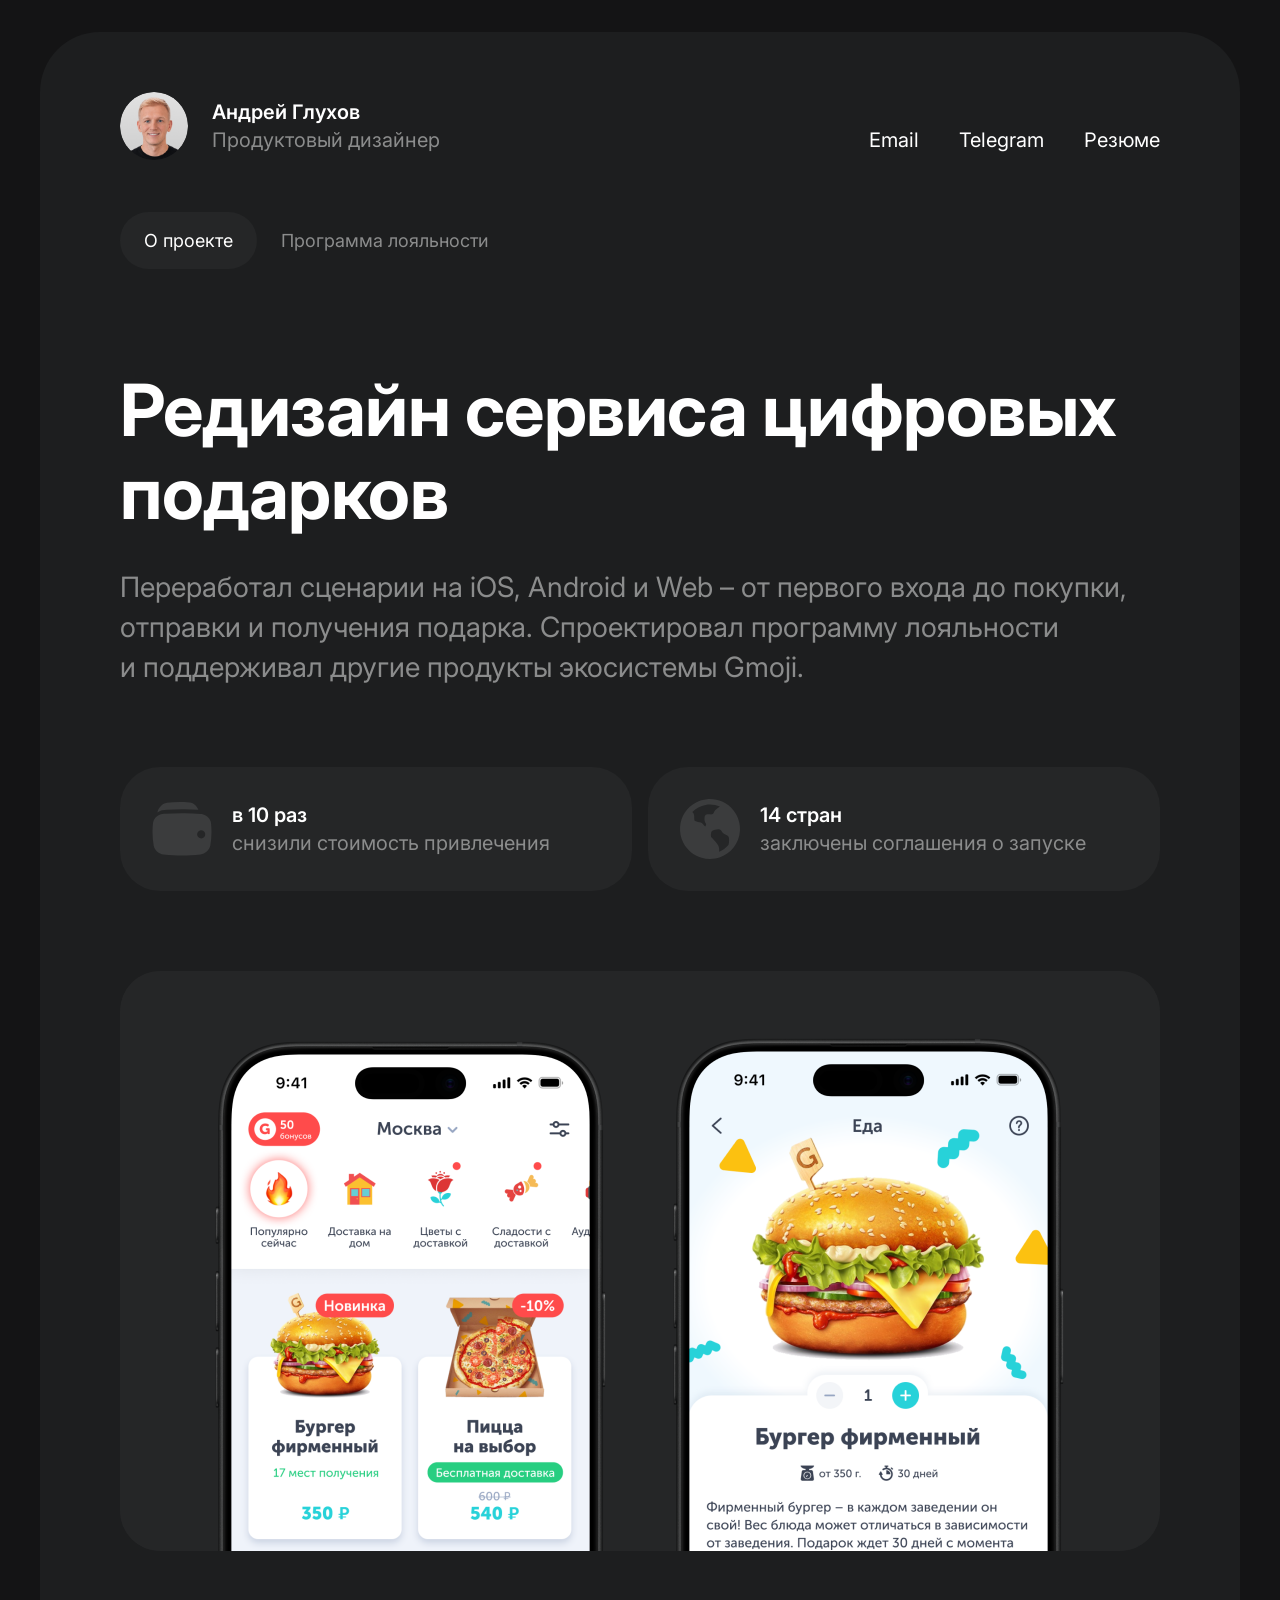
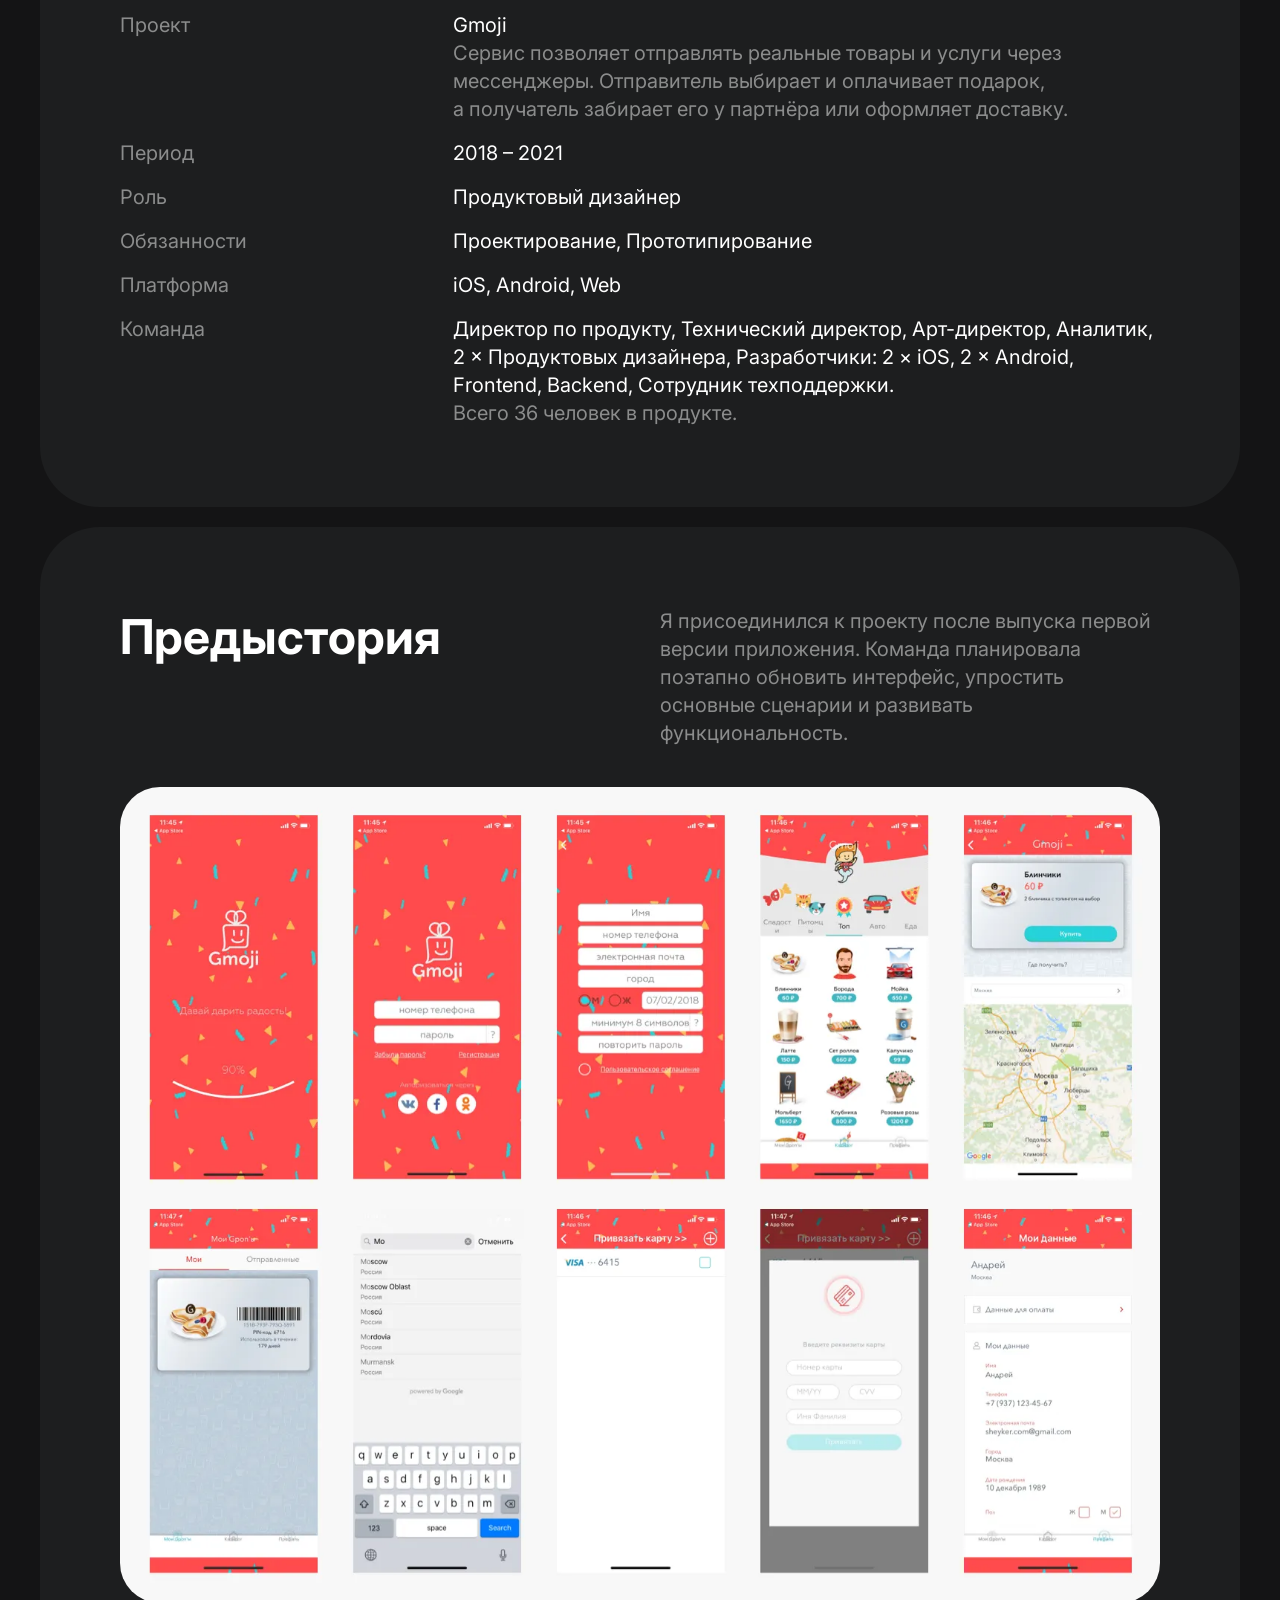
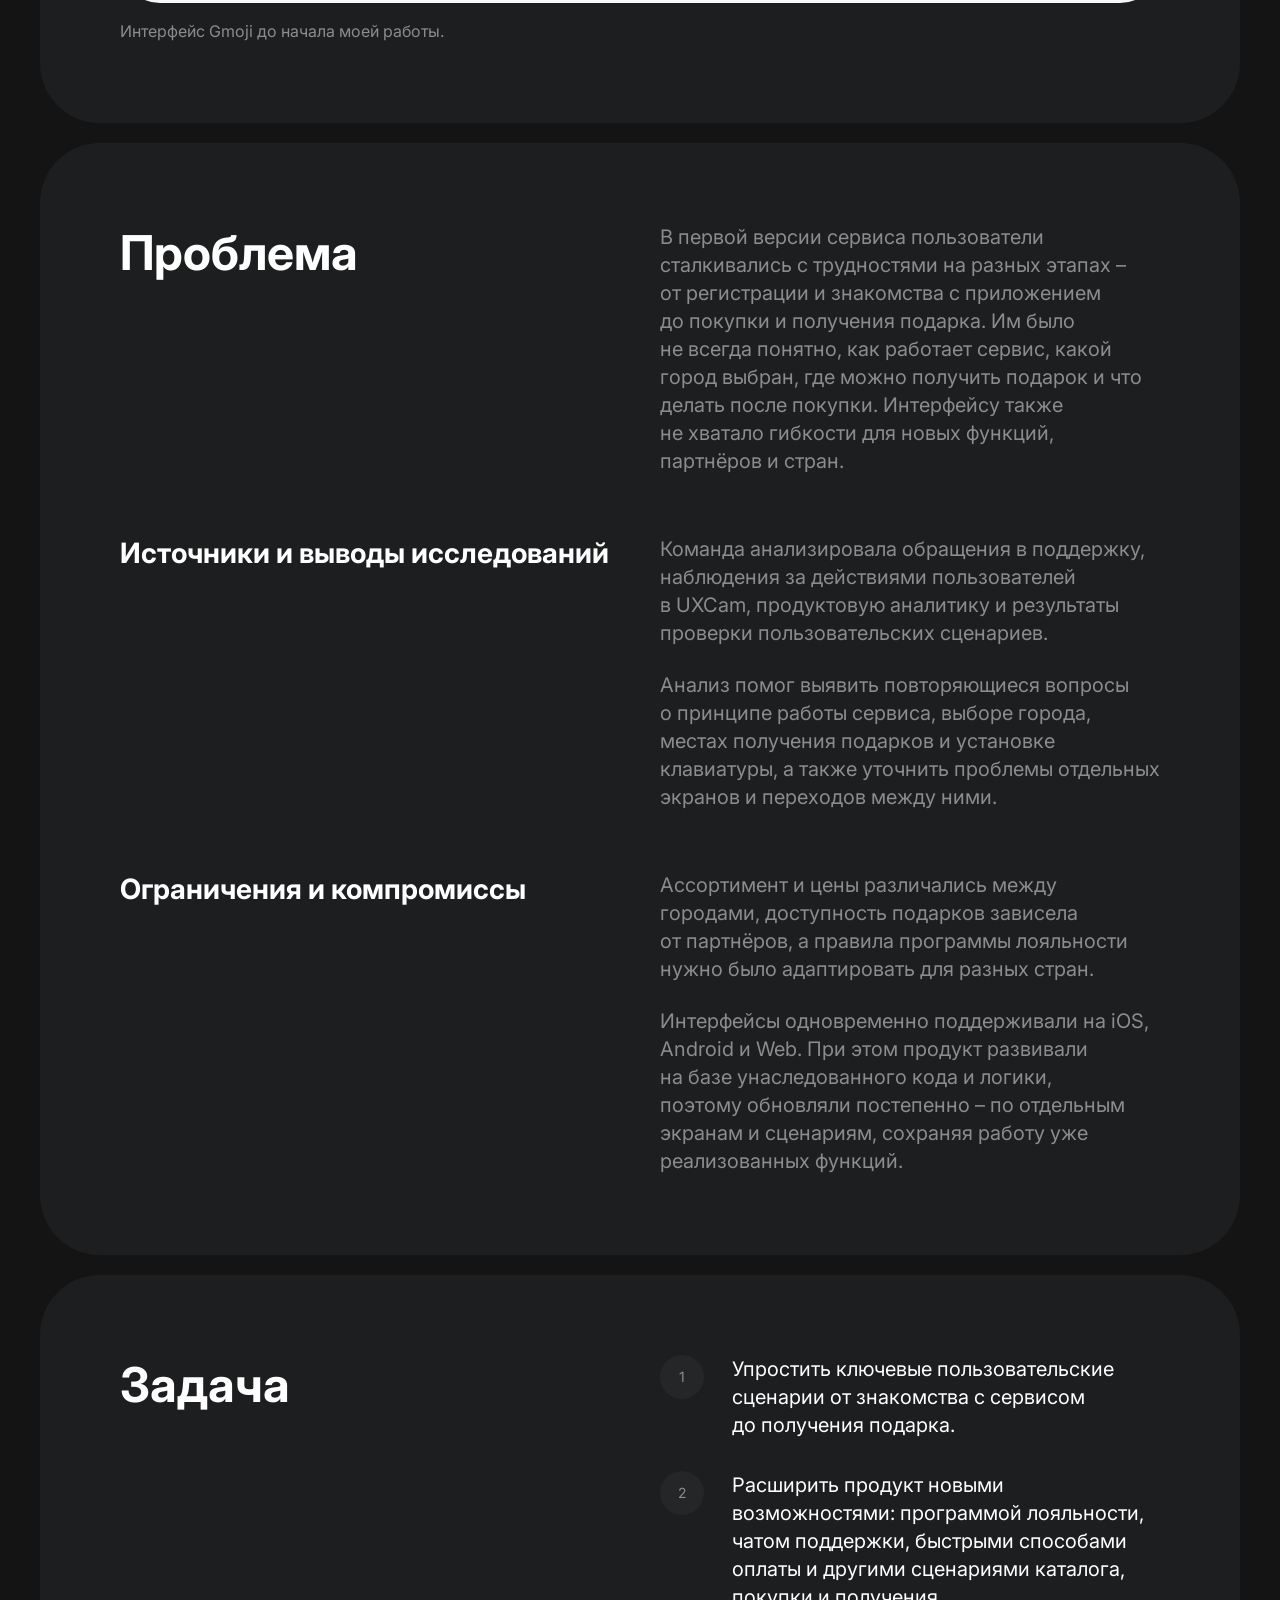
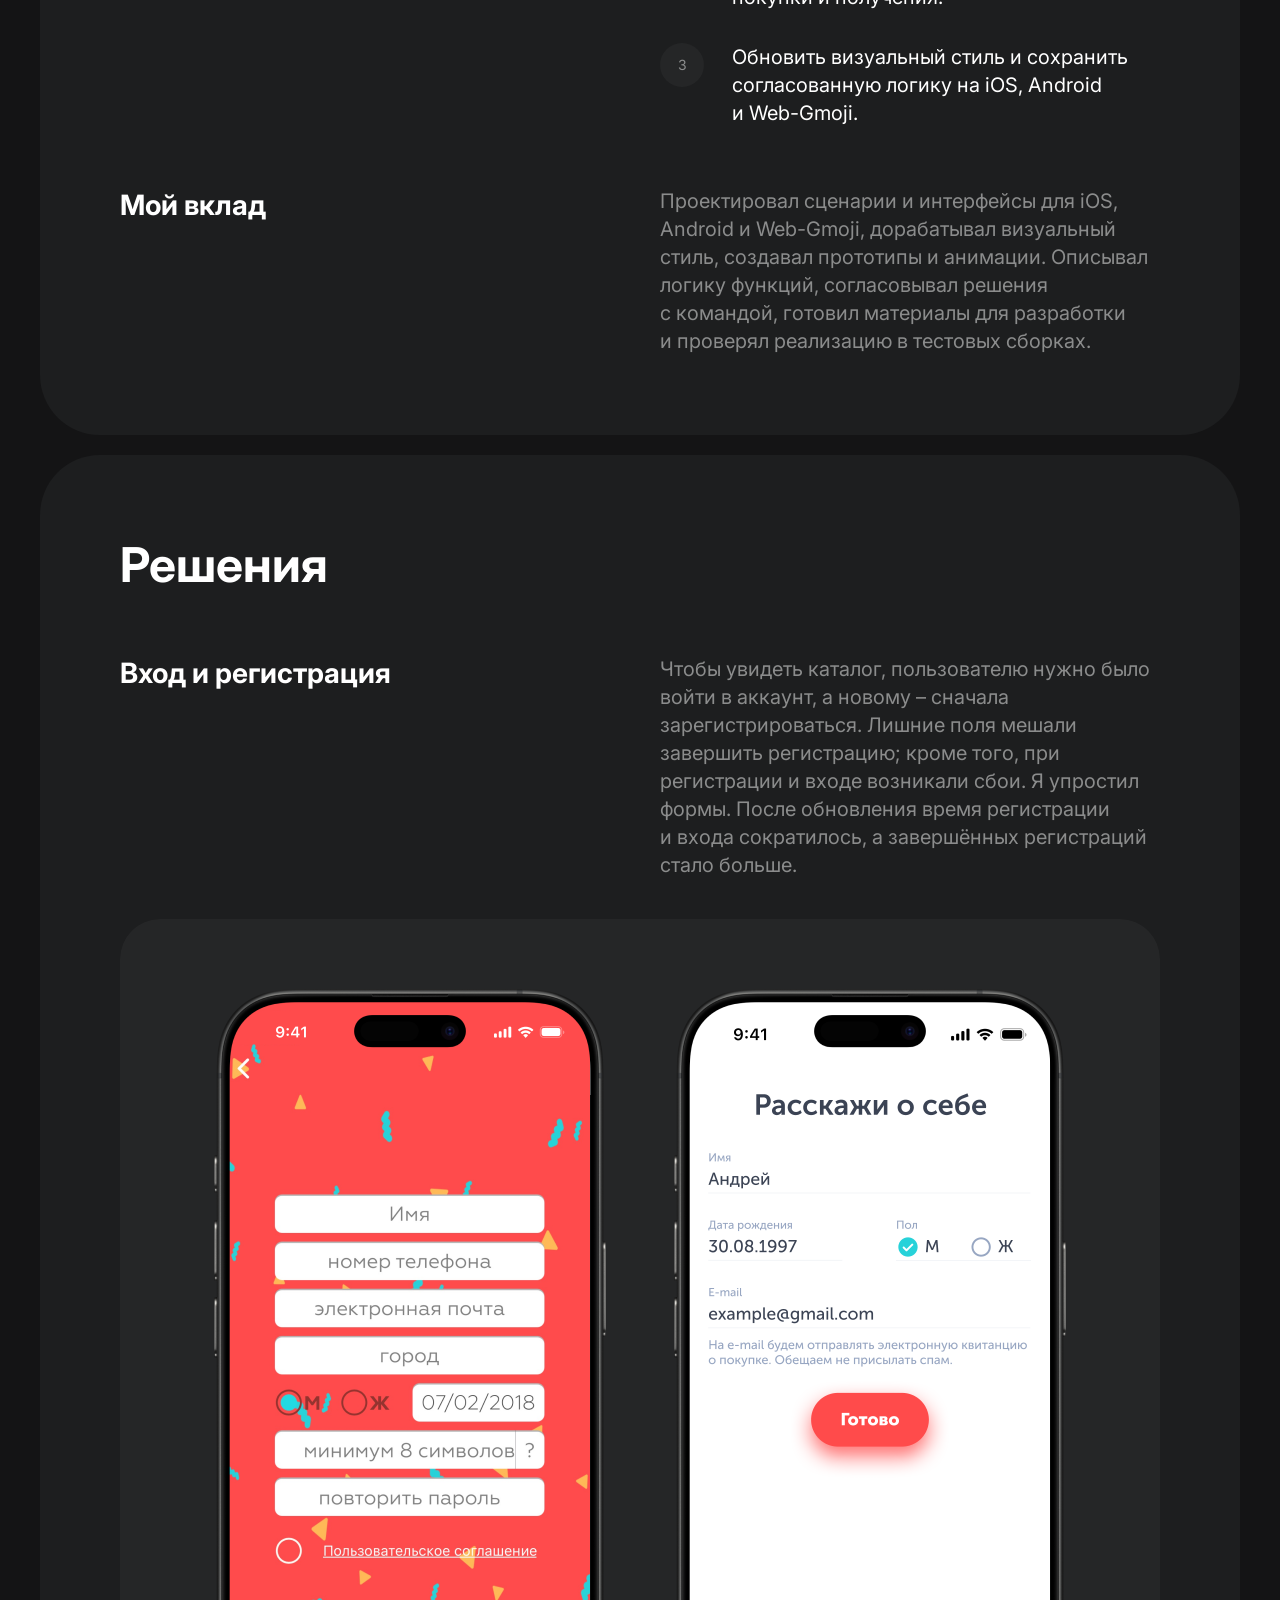
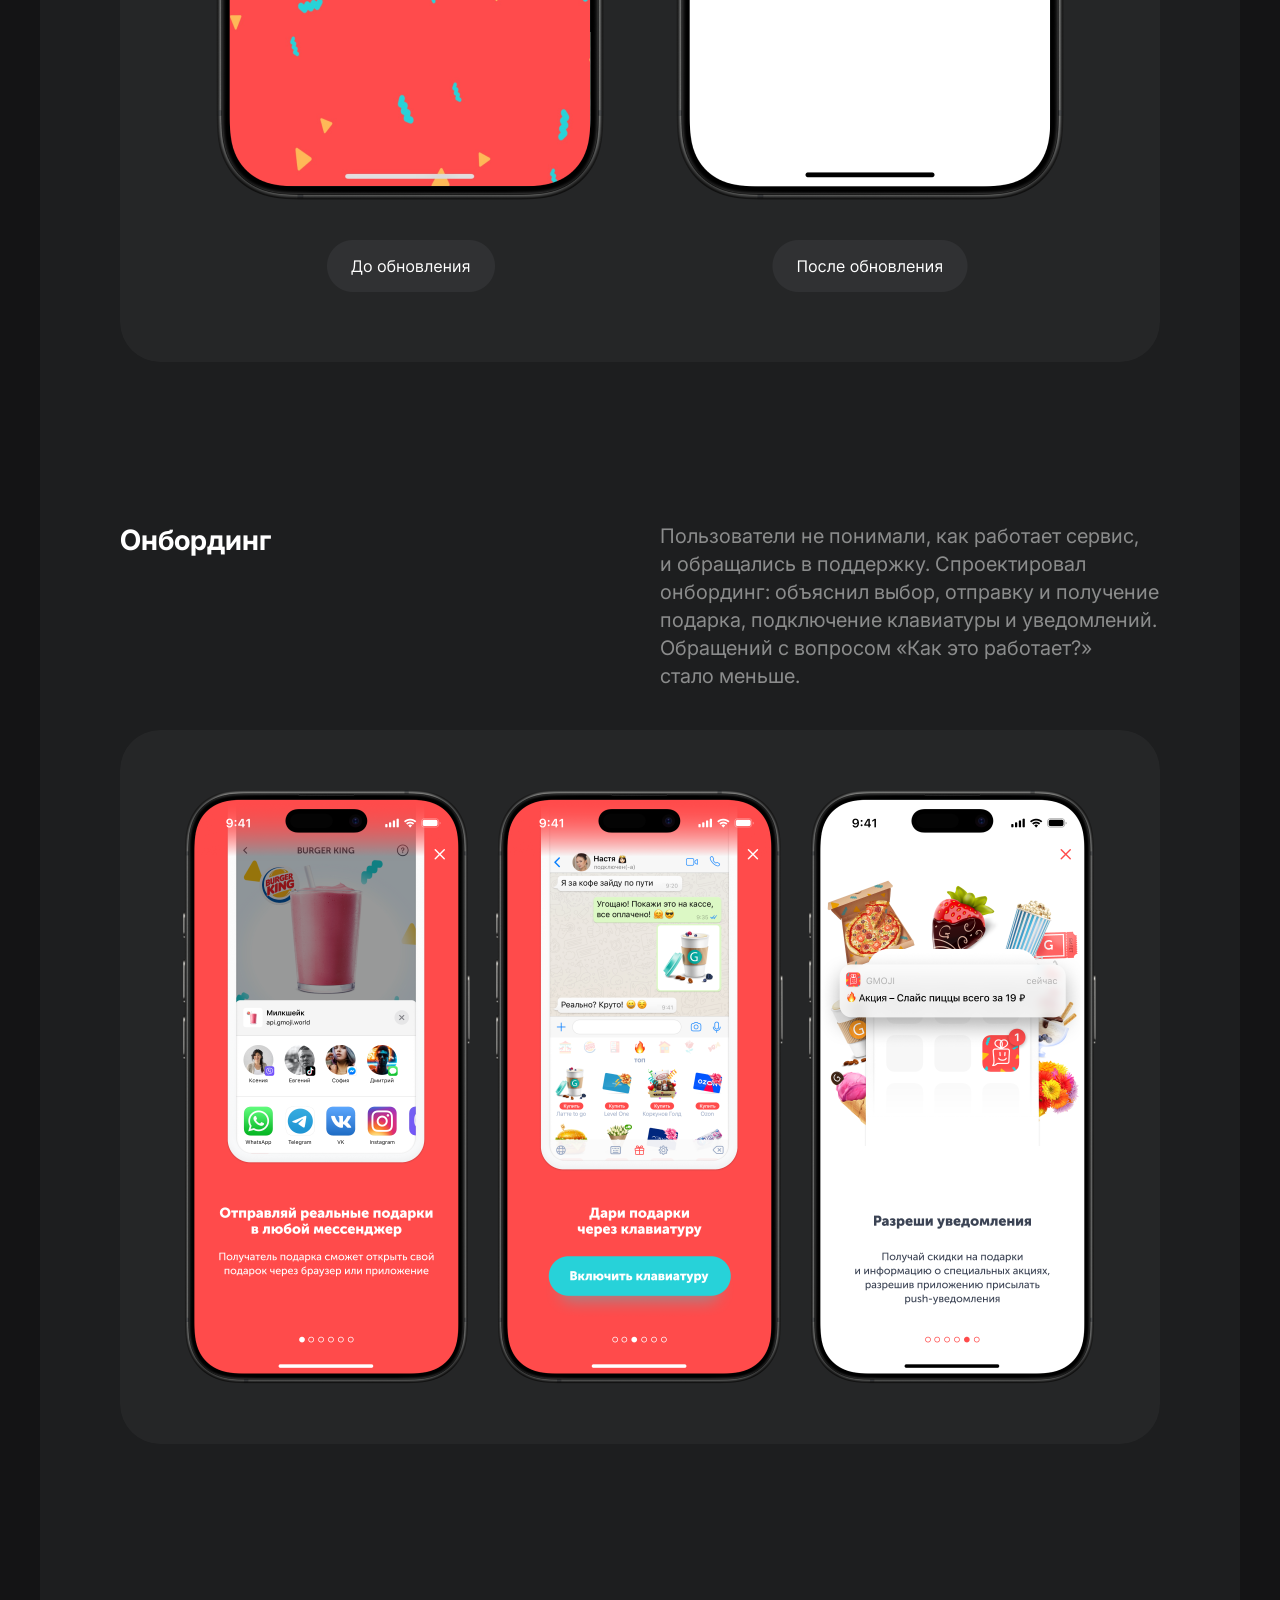
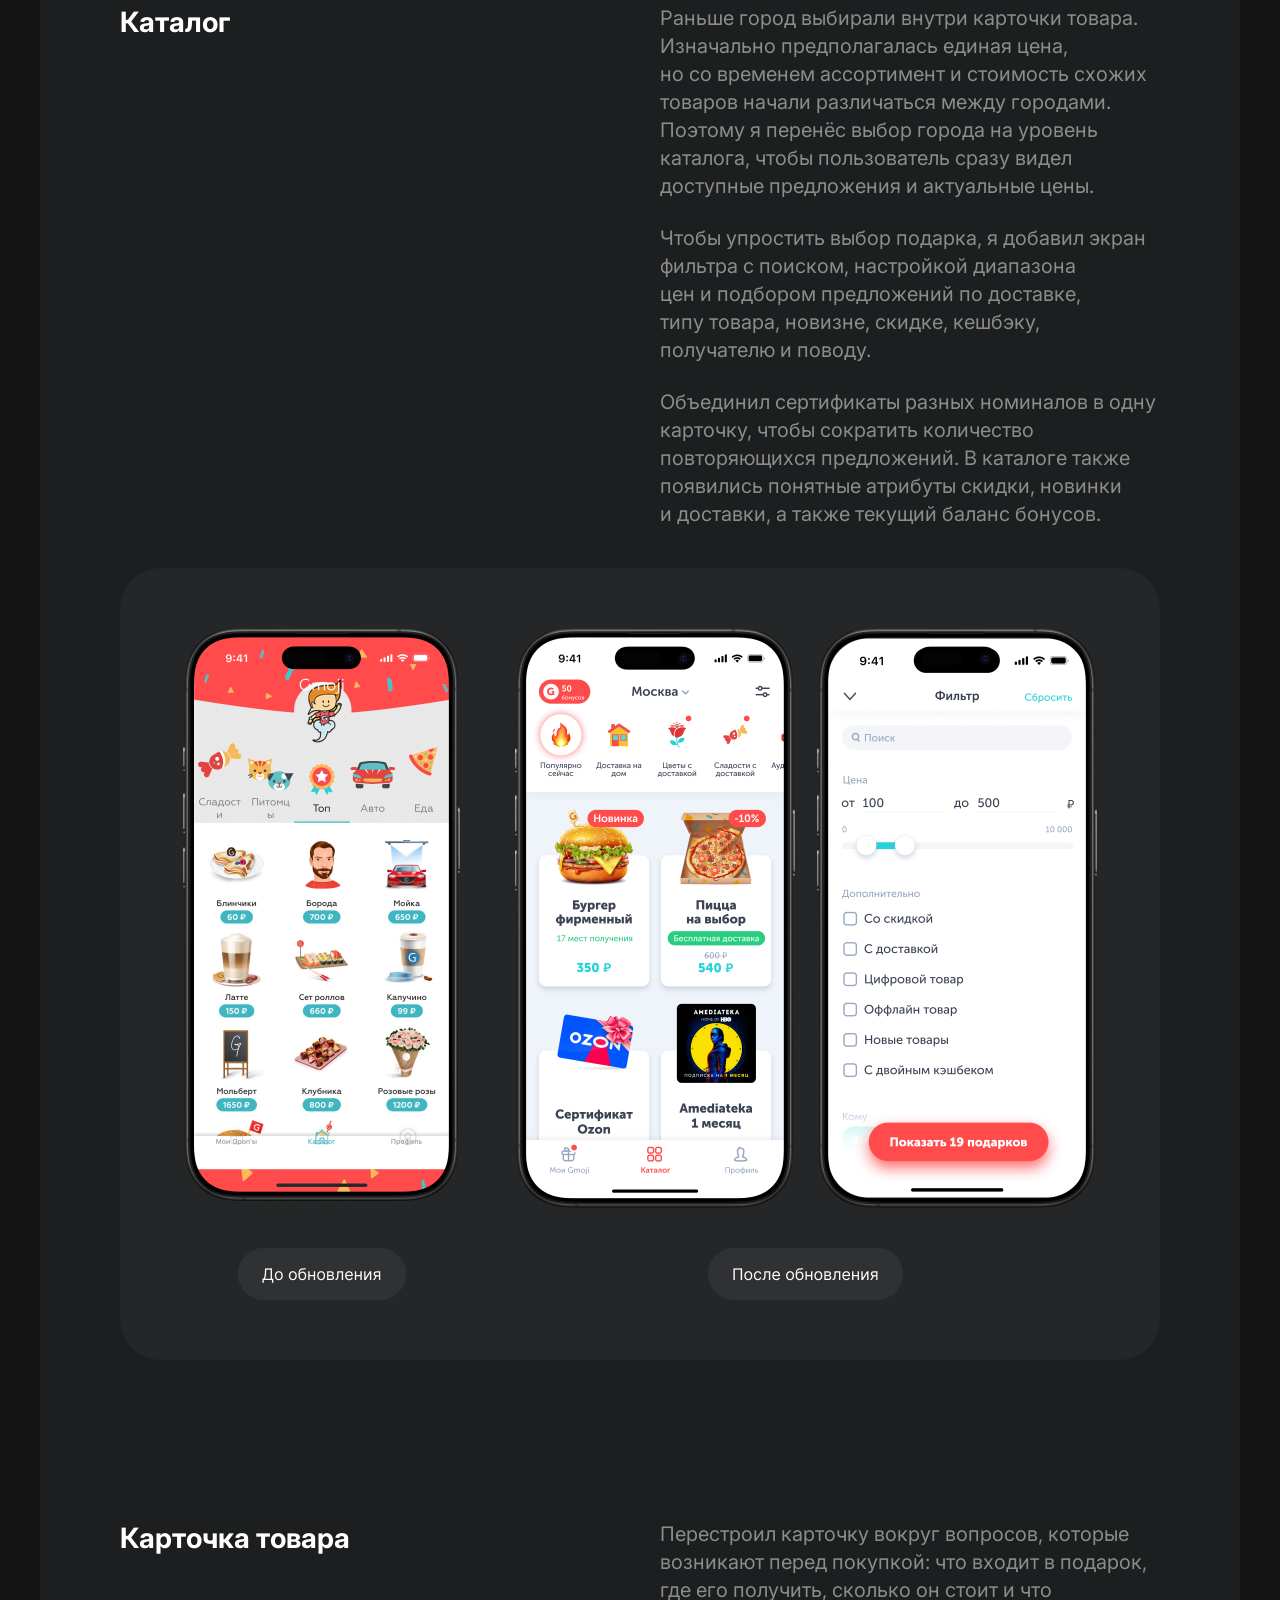
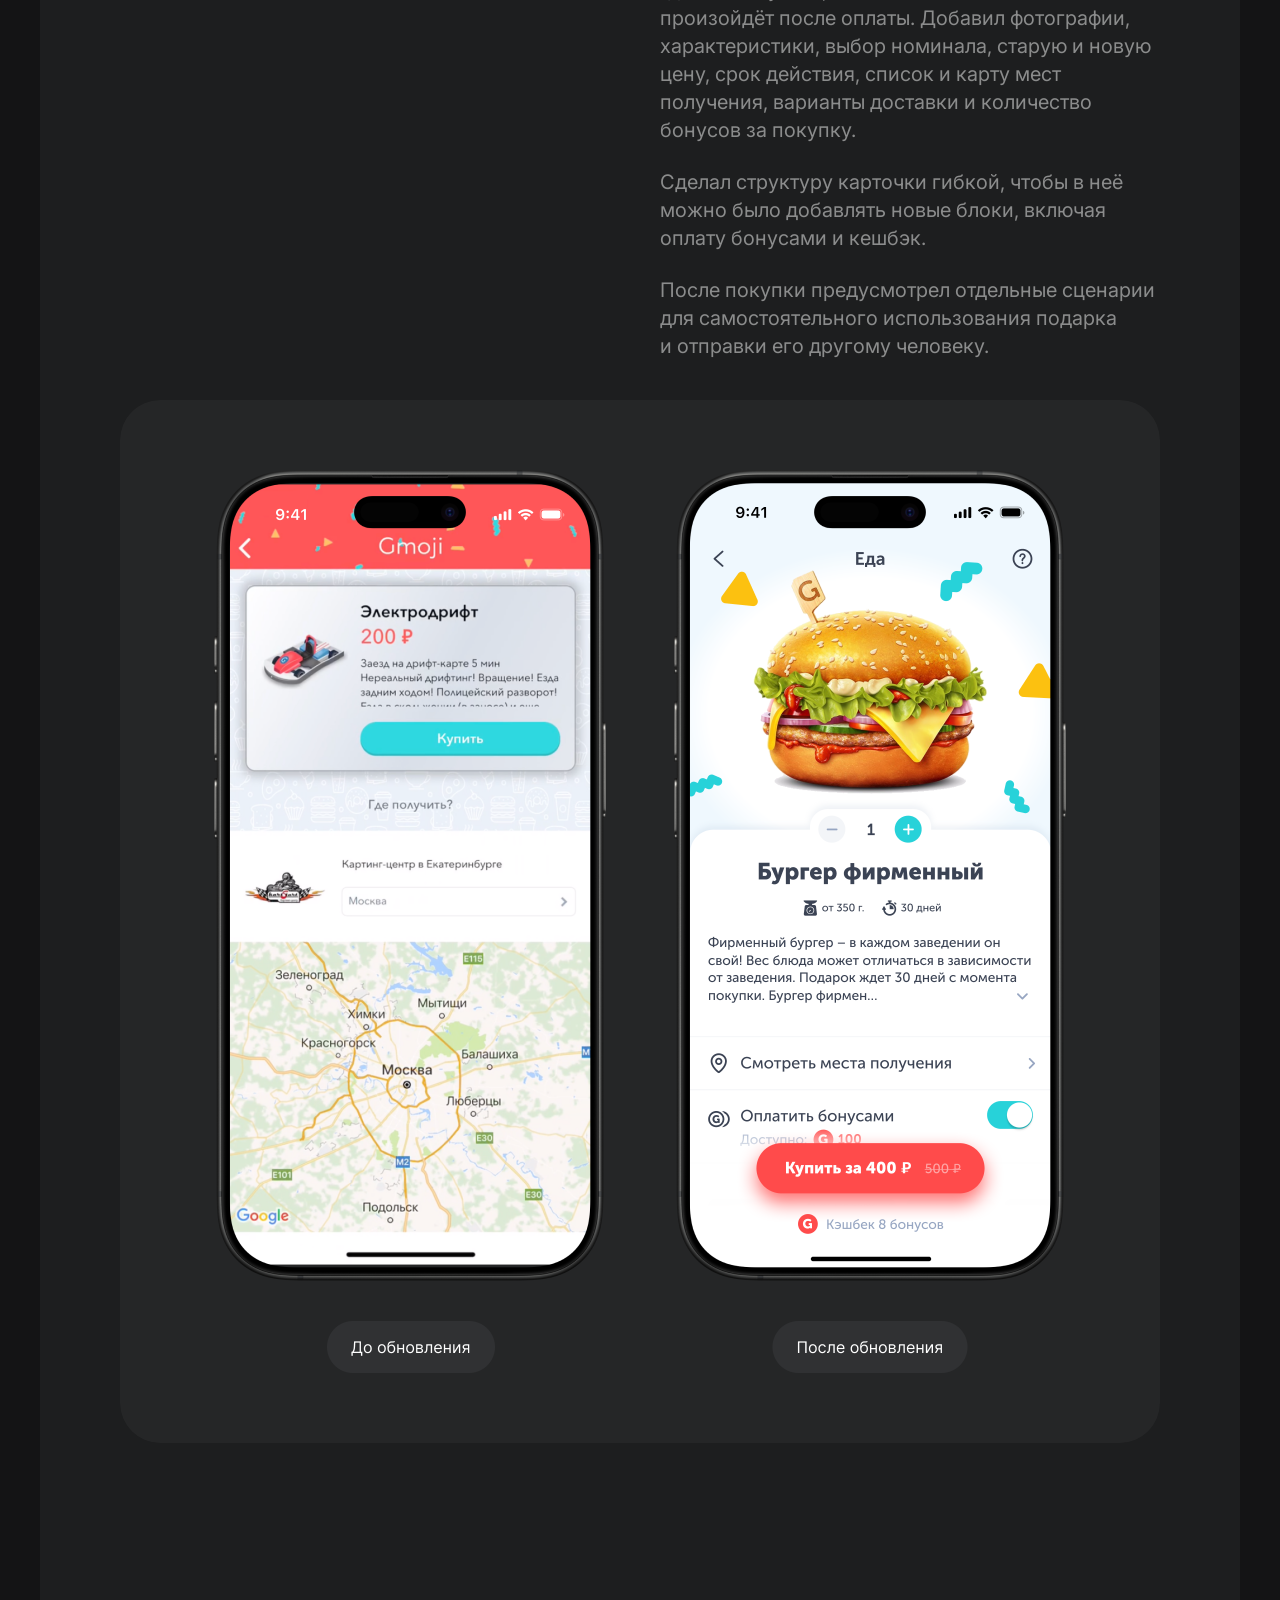
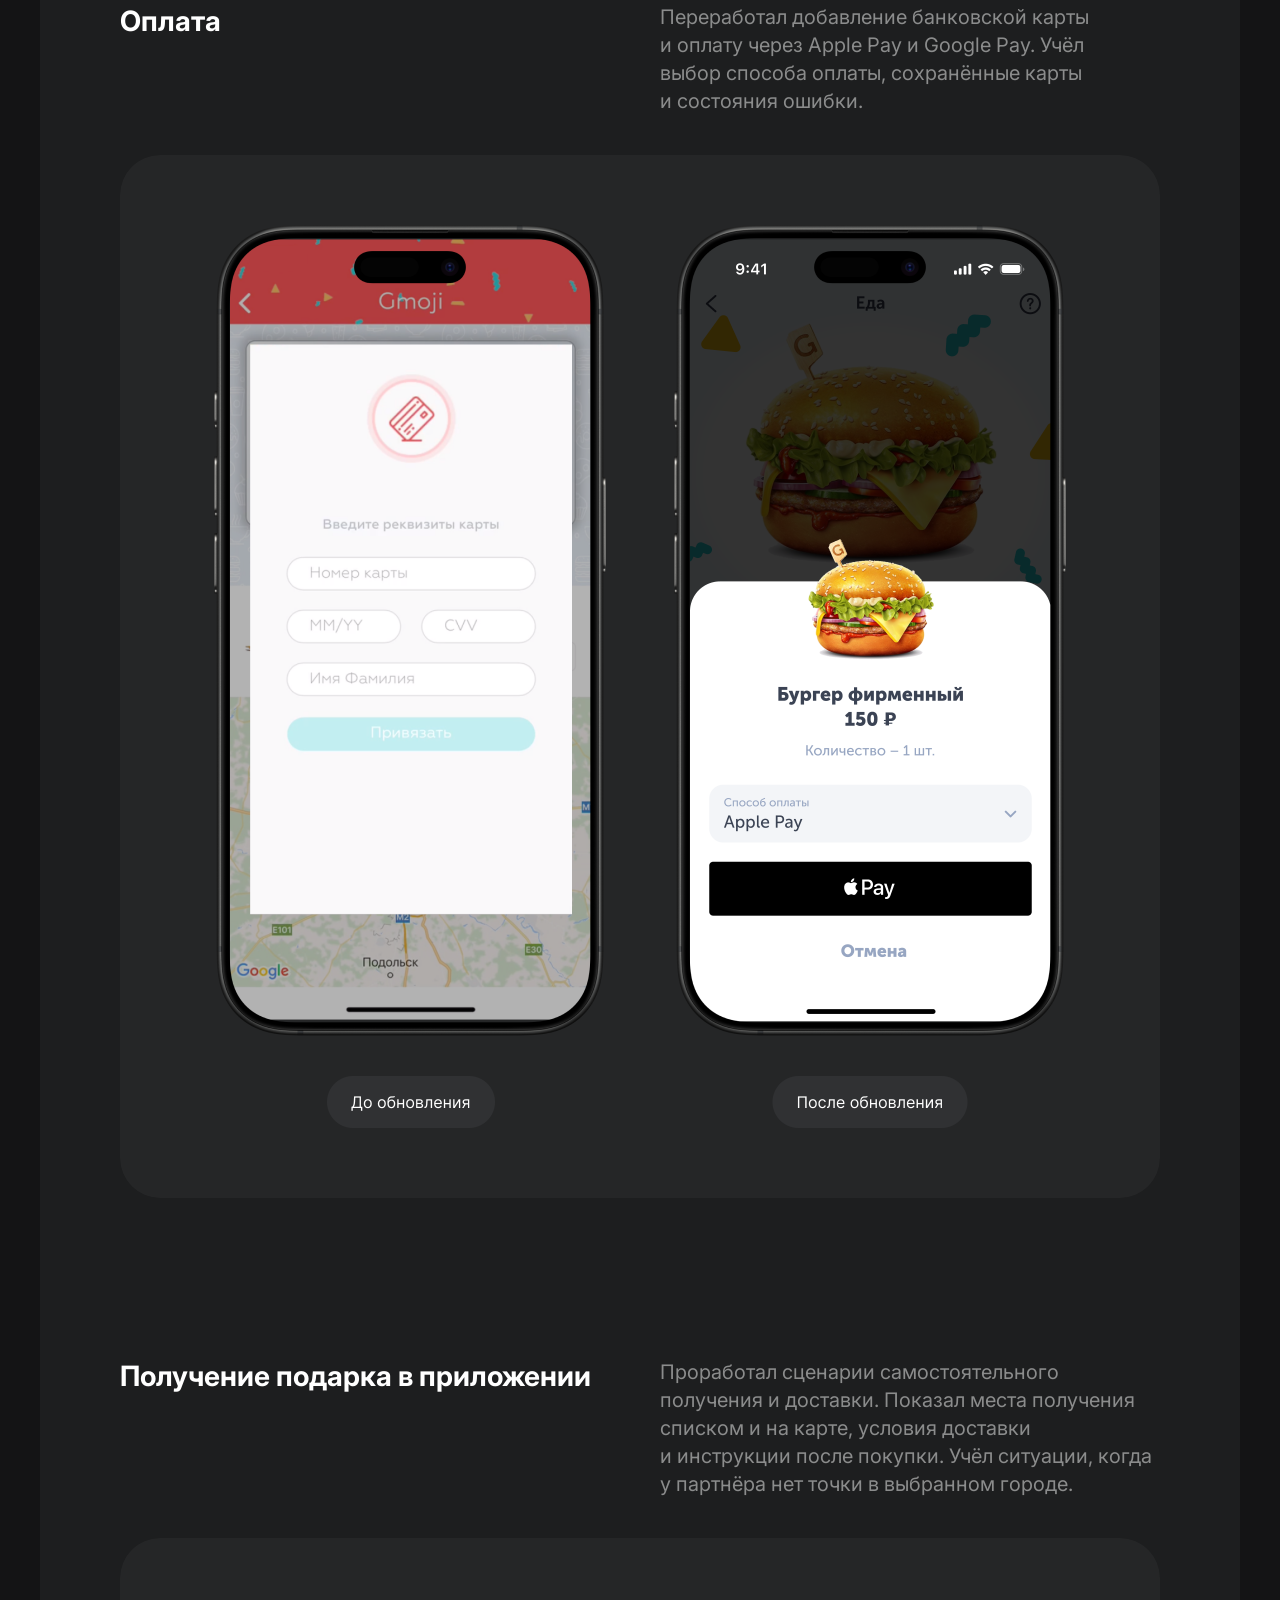
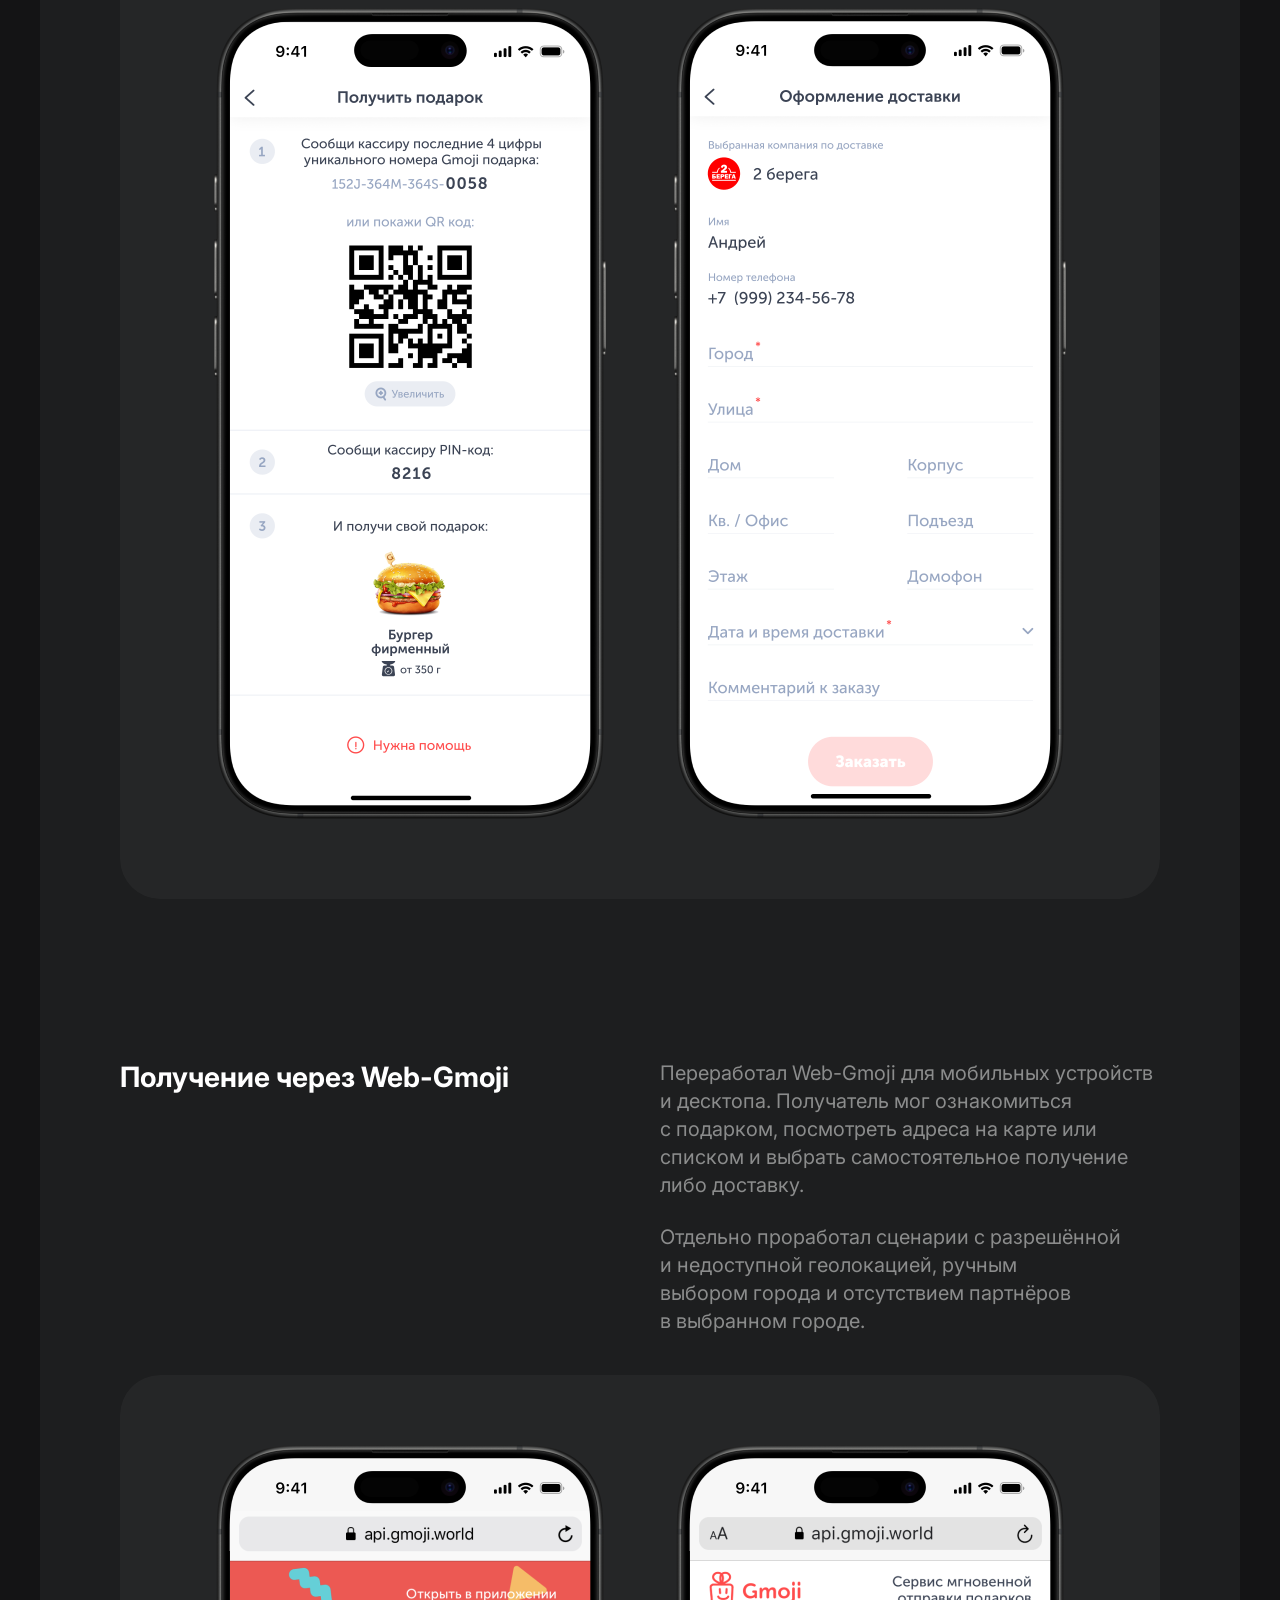
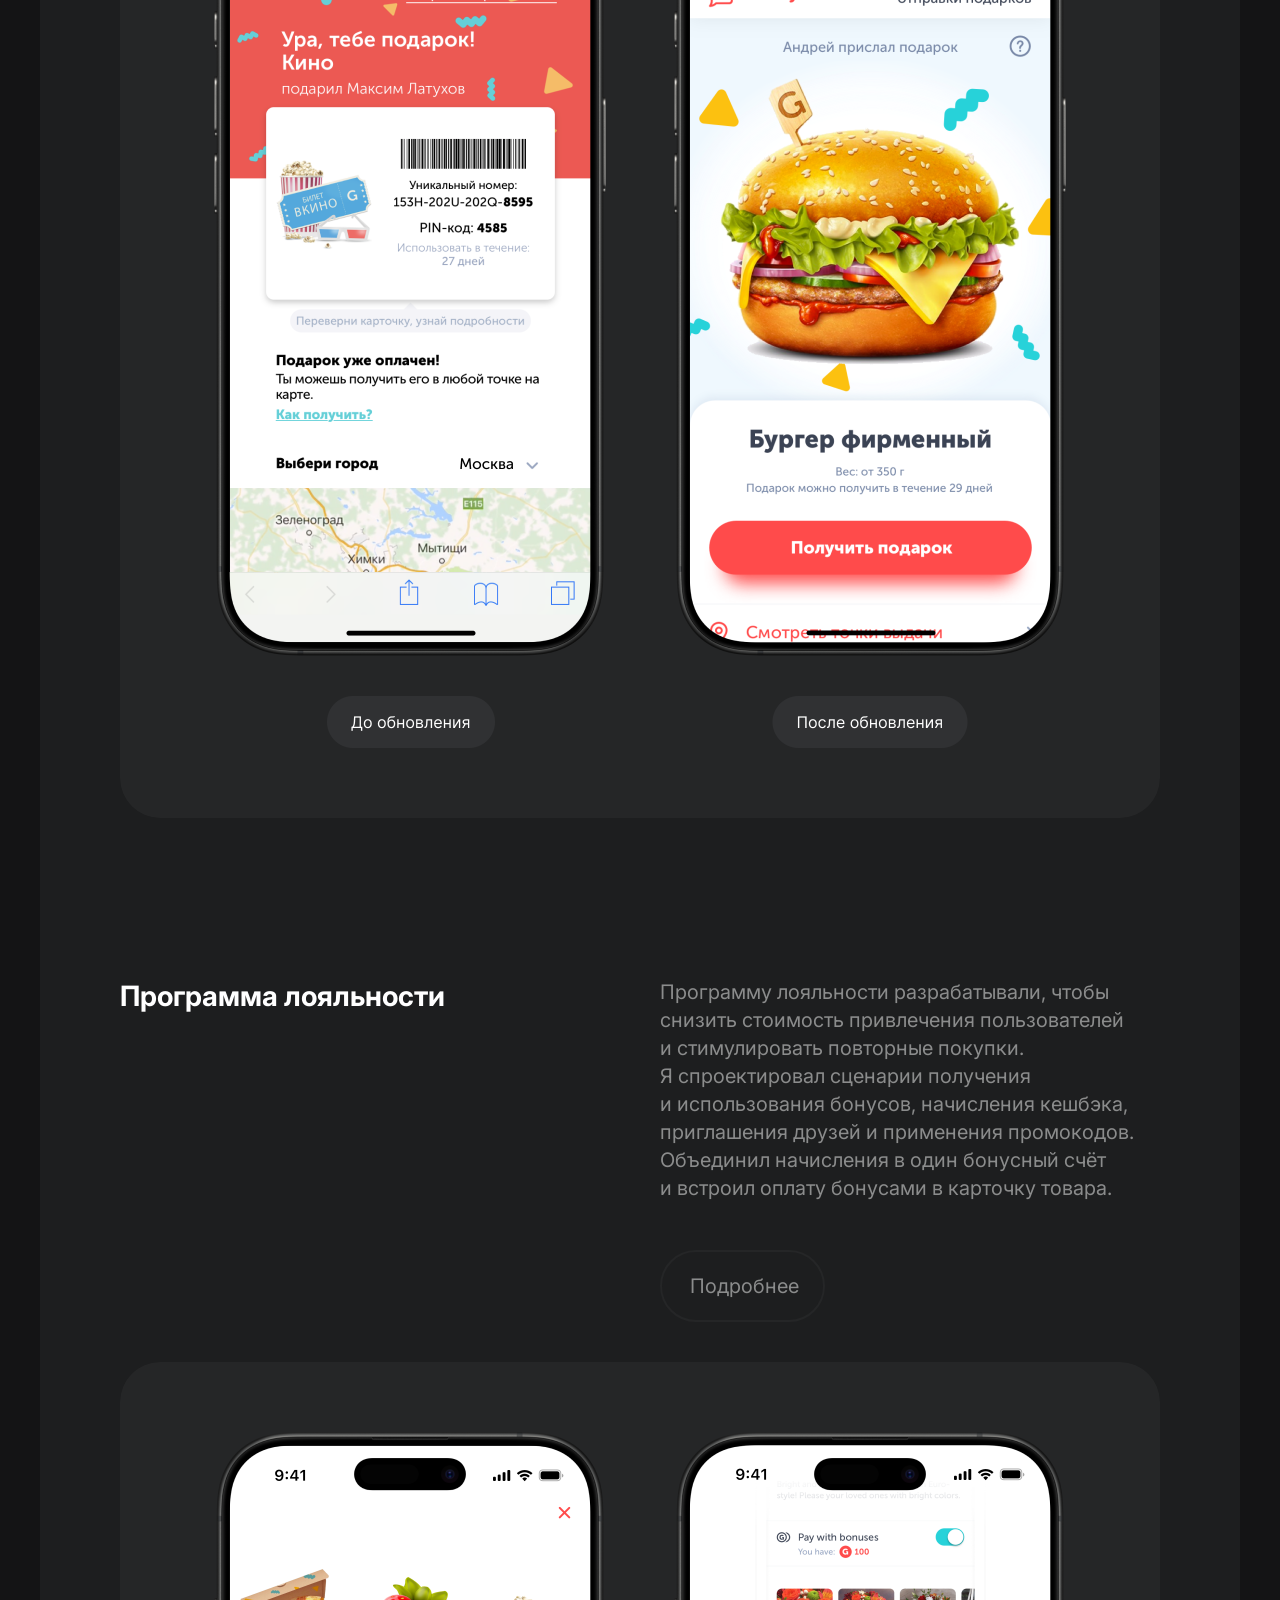
<file: gmoji/index.html>
<!DOCTYPE html>

<html lang="ru">
<head>
<meta charset="utf-8"/>
<meta content="width=device-width, initial-scale=1.0, viewport-fit=cover" name="viewport"/>
<!-- Yandex.Metrika counter -->
<script type="text/javascript">
    (function(m,e,t,r,i,k,a){
        m[i]=m[i]||function(){(m[i].a=m[i].a||[]).push(arguments)};
        m[i].l=1*new Date();
        for (var j = 0; j < document.scripts.length; j++) {if (document.scripts[j].src === r) { return; }}
        k=e.createElement(t),a=e.getElementsByTagName(t)[0],k.async=1,k.src=r,a.parentNode.insertBefore(k,a)
    })(window, document,'script','https://mc.yandex.ru/metrika/tag.js?id=114570812', 'ym');

    ym(114570812, 'init', {ssr:true, webvisor:true, clickmap:true, ecommerce:"dataLayer", referrer: document.referrer, url: location.href, accurateTrackBounce:true, trackLinks:true});
  </script>
<!-- /Yandex.Metrika counter -->
<meta content="Переработал ключевые сценарии выбора, оплаты, отправки и получения цифровых подарков в Gmoji для iOS, Android и Web." name="description"/>
<title>Gmoji – редизайн сервиса цифровых подарков – Андрей Глухов</title>
<link href="/assets/favicon-32x32.png?v=20260929-avatar" rel="icon" sizes="32x32" type="image/png"/>
<link href="/assets/favicon-16x16.png?v=20260929-avatar" rel="icon" sizes="16x16" type="image/png"/>
<link href="/assets/apple-touch-icon.png?v=20260929-avatar" rel="apple-touch-icon"/>
<link href="https://fonts.googleapis.com" rel="preconnect"/>
<link crossorigin="" href="https://fonts.gstatic.com" rel="preconnect"/>
<link href="https://fonts.googleapis.com/css2?family=Inter:wght@400;500;600;700&amp;display=swap" rel="stylesheet"/>
<link href="/css/styles.css?v=gmoji-all-shared-1" rel="stylesheet"/>
<script defer="" src="/js/project-nav.js?v=project-nav-fade-4"></script>
<link rel="stylesheet" href="/css/transcribe-tabs.css?v=18">
<script src="/js/transcribe-tabs.js?v=github-pages-1" defer></script>
  <script src="/js/pages-index-url.js"></script>
</head>
<body class="app-store-case app-store-case-v2 gmoji-case">
<noscript><div><img alt="" src="https://mc.yandex.ru/watch/114570812" style="position:absolute; left:-9999px;"/></div></noscript>
<header class="mobile-header" data-mobile-floating-header="">
<div class="mobile-header__bar">
<div class="mobile-header__profile">
<a aria-label="Главная" class="mobile-header__avatar" href="/">
<img alt="" height="52" src="/assets/img_avatar.png" width="52"/>
</a>
<div class="mobile-header__info">
<a class="mobile-header__name" href="/">Андрей Глухов</a>
<p class="mobile-header__role">Продуктовый дизайнер</p>
</div>
</div>
<button aria-controls="mobile-header-menu" aria-expanded="false" aria-label="Открыть меню" class="mobile-header__menu-btn" type="button">
<svg aria-hidden="true" class="icon-color--inverse" width="24" height="24" viewBox="0 0 24 24" fill="none" xmlns="http://www.w3.org/2000/svg"><path d="M3 5C2.44772 5 2 5.44772 2 6C2 6.55228 2.44772 7 3 7H21C21.5523 7 22 6.55228 22 6C22 5.44772 21.5523 5 21 5H3Z" fill="currentColor"/>
<path d="M2 12C2 11.4477 2.44772 11 3 11H21C21.5523 11 22 11.4477 22 12C22 12.5523 21.5523 13 21 13H3C2.44772 13 2 12.5523 2 12Z" fill="currentColor"/>
<path d="M2 18C2 17.4477 2.44772 17 3 17H21C21.5523 17 22 17.4477 22 18C22 18.5523 21.5523 19 21 19H3C2.44772 19 2 18.5523 2 18Z" fill="currentColor"/></svg>
</button>
</div>
<div aria-label="Меню сайта" aria-modal="true" class="mobile-header__menu" hidden="" id="mobile-header-menu" role="dialog">
<div class="mobile-header__menu-top">
<button aria-label="Закрыть меню" class="mobile-header__close-btn" type="button">
<svg aria-hidden="true" class="icon-color--inverse" width="24" height="24" viewBox="0 0 24 24" fill="none" xmlns="http://www.w3.org/2000/svg"><path fill-rule="evenodd" clip-rule="evenodd" d="M5.29289 5.29289C5.68342 4.90237 6.31658 4.90237 6.70711 5.29289L12.0001 10.5858L17.293 5.29289C17.6835 4.90237 18.3167 4.90237 18.7072 5.29289C19.0977 5.68342 19.0977 6.31658 18.7072 6.70711L13.4143 12.0001L18.7072 17.2929C19.0977 17.6835 19.0977 18.3166 18.7072 18.7072C18.3166 19.0977 17.6835 19.0977 17.2929 18.7072L12.0001 13.4143L6.70716 18.7072C6.31663 19.0977 5.68347 19.0977 5.29294 18.7072C4.90242 18.3166 4.90242 17.6835 5.29294 17.2929L10.5858 12.0001L5.29289 6.70711C4.90237 6.31658 4.90237 5.68342 5.29289 5.29289Z" fill="currentColor"/></svg>
</button>
</div>
<nav aria-label="Навигация по проектам" class="mobile-header__menu-nav">
<a class="mobile-header__menu-link" href="/">Главная</a>
<a class="mobile-header__menu-link" href="/transcribe/">Transcribe</a>
<a class="mobile-header__menu-link" href="/transcribe-design-system/">Дизайн-система Transcribe</a>
<a class="mobile-header__menu-link" href="/gmoji/" aria-current="page">Gmoji</a>
<a class="mobile-header__menu-link" href="/gmoji-loyalty/">Программа лояльности Gmoji</a>
</nav>
<div class="mobile-header__menu-contacts">
<button aria-label="Скопировать email hi@andreyglukhov.com" class="mobile-header__contact-link email-copy" data-email="hi@andreyglukhov.com" type="button"><span>Email</span><span aria-hidden="true" class="email-copy__icons"><svg class="email-copy__copy" fill="none" height="16" viewbox="0 0 24 24" width="16" xmlns="http://www.w3.org/2000/svg">
<path d="M9 15C9 12.1716 9 10.7574 9.87868 9.87868C10.7574 9 12.1716 9 15 9L16 9C18.8284 9 20.2426 9 21.1213 9.87868C22 10.7574 22 12.1716 22 15V16C22 18.8284 22 20.2426 21.1213 21.1213C20.2426 22 18.8284 22 16 22H15C12.1716 22 10.7574 22 9.87868 21.1213C9 20.2426 9 18.8284 9 16L9 15Z" stroke="currentColor" stroke-linecap="round" stroke-linejoin="round" stroke-width="1.5"></path>
<path d="M16.9999 9C16.9975 6.04291 16.9528 4.51121 16.092 3.46243C15.9258 3.25989 15.7401 3.07418 15.5376 2.90796C14.4312 2 12.7875 2 9.5 2C6.21252 2 4.56878 2 3.46243 2.90796C3.25989 3.07417 3.07418 3.25989 2.90796 3.46243C2 4.56878 2 6.21252 2 9.5C2 12.7875 2 14.4312 2.90796 15.5376C3.07417 15.7401 3.25989 15.9258 3.46243 16.092C4.51121 16.9528 6.04291 16.9975 9 16.9999" stroke="currentColor" stroke-linecap="round" stroke-linejoin="round" stroke-width="1.5"></path>
</svg><svg class="email-copy__check" fill="none" height="16" stroke="currentColor" stroke-linecap="round" stroke-linejoin="round" stroke-width="2" viewbox="0 0 24 24" width="16"><path d="m5 12 4 4L19 6"></path></svg></span></button>
<a aria-label="Telegram – открыть в новой вкладке" class="mobile-header__contact-link external-link" href="https://t.me/andrey_glukhov" rel="noopener noreferrer" target="_blank">Telegram<svg aria-hidden="true" class="external-link__arrow" fill="none" height="20" viewbox="0 0 20 20" width="20" xmlns="http://www.w3.org/2000/svg">
<path d="M14.002 5C14.2671 5.00006 14.5215 5.10549 14.709 5.29297C14.8965 5.48049 15.002 5.73484 15.002 6V12.4453C15.0018 12.9973 14.554 13.4452 14.002 13.4453C13.4498 13.4453 13.0022 12.9974 13.002 12.4453V8.37891L6.70901 14.7051C6.31962 15.0965 5.6865 15.0981 5.29495 14.709C4.9035 14.3195 4.90175 13.6865 5.29104 13.2949L11.5537 7H7.87014C7.31786 7 6.87014 6.55228 6.87014 6C6.87014 5.44772 7.31786 5 7.87014 5H14.002Z" fill="currentColor"></path>
</svg></a>
<a class="mobile-header__contact-link mobile-header__contact-link--resume" href="/cv.pdf" rel="noopener noreferrer" target="_blank">
          Резюме
          <svg aria-hidden="true" class="icon-color--subtle" width="20" height="20" viewBox="0 0 20 20" fill="none" xmlns="http://www.w3.org/2000/svg"><path d="M14.002 5C14.2671 5.00006 14.5215 5.10549 14.709 5.29297C14.8965 5.48049 15.002 5.73484 15.002 6V12.4453C15.0018 12.9973 14.554 13.4452 14.002 13.4453C13.4498 13.4453 13.0022 12.9974 13.002 12.4453V8.37891L6.70901 14.7051C6.31962 15.0965 5.6865 15.0981 5.29495 14.709C4.9035 14.3195 4.90175 13.6865 5.29104 13.2949L11.5537 7H7.87014C7.31786 7 6.87014 6.55228 6.87014 6C6.87014 5.44772 7.31786 5 7.87014 5H14.002Z" fill="currentColor"/></svg>
</a>
</div>
</div>
</header>
<div class="page page--inner">
<main data-project-case>
<article class="page__container card card--hero page-inner__cover page-inner__cover--project-nav">
<header class="header">
<div class="header__profile">
<figure class="header__avatar">
<img alt="Фото Андрея Глухова" height="68" src="/assets/img_avatar.png" width="68"/>
</figure>
<div class="header__info">
<a class="header__name" href="/">Андрей Глухов</a>
<p class="header__role">Продуктовый дизайнер</p>
</div>
</div>
<nav aria-label="Основная навигация" class="header__nav">
<button aria-label="Скопировать email hi@andreyglukhov.com" class="header__link email-copy" data-email="hi@andreyglukhov.com" type="button"><span>Email</span><span aria-hidden="true" class="email-copy__icons"><svg class="email-copy__copy" fill="none" height="16" viewbox="0 0 24 24" width="16" xmlns="http://www.w3.org/2000/svg">
<path d="M9 15C9 12.1716 9 10.7574 9.87868 9.87868C10.7574 9 12.1716 9 15 9L16 9C18.8284 9 20.2426 9 21.1213 9.87868C22 10.7574 22 12.1716 22 15V16C22 18.8284 22 20.2426 21.1213 21.1213C20.2426 22 18.8284 22 16 22H15C12.1716 22 10.7574 22 9.87868 21.1213C9 20.2426 9 18.8284 9 16L9 15Z" stroke="currentColor" stroke-linecap="round" stroke-linejoin="round" stroke-width="1.5"></path>
<path d="M16.9999 9C16.9975 6.04291 16.9528 4.51121 16.092 3.46243C15.9258 3.25989 15.7401 3.07418 15.5376 2.90796C14.4312 2 12.7875 2 9.5 2C6.21252 2 4.56878 2 3.46243 2.90796C3.25989 3.07417 3.07418 3.25989 2.90796 3.46243C2 4.56878 2 6.21252 2 9.5C2 12.7875 2 14.4312 2.90796 15.5376C3.07417 15.7401 3.25989 15.9258 3.46243 16.092C4.51121 16.9528 6.04291 16.9975 9 16.9999" stroke="currentColor" stroke-linecap="round" stroke-linejoin="round" stroke-width="1.5"></path>
</svg><svg class="email-copy__check" fill="none" height="16" stroke="currentColor" stroke-linecap="round" stroke-linejoin="round" stroke-width="2" viewbox="0 0 24 24" width="16"><path d="m5 12 4 4L19 6"></path></svg></span></button>
<a aria-label="Telegram – открыть в новой вкладке" class="header__link external-link" href="https://t.me/andrey_glukhov" rel="noopener noreferrer" target="_blank">Telegram<svg aria-hidden="true" class="external-link__arrow" fill="none" height="20" viewbox="0 0 20 20" width="20" xmlns="http://www.w3.org/2000/svg">
<path d="M14.002 5C14.2671 5.00006 14.5215 5.10549 14.709 5.29297C14.8965 5.48049 15.002 5.73484 15.002 6V12.4453C15.0018 12.9973 14.554 13.4452 14.002 13.4453C13.4498 13.4453 13.0022 12.9974 13.002 12.4453V8.37891L6.70901 14.7051C6.31962 15.0965 5.6865 15.0981 5.29495 14.709C4.9035 14.3195 4.90175 13.6865 5.29104 13.2949L11.5537 7H7.87014C7.31786 7 6.87014 6.55228 6.87014 6C6.87014 5.44772 7.31786 5 7.87014 5H14.002Z" fill="currentColor"></path>
</svg></a>
<a aria-label="Резюме – открыть в новой вкладке" class="header__link external-link" href="/cv.pdf" rel="noopener noreferrer" target="_blank">Резюме<svg aria-hidden="true" class="external-link__arrow" fill="none" height="20" viewbox="0 0 20 20" width="20" xmlns="http://www.w3.org/2000/svg">
<path d="M14.002 5C14.2671 5.00006 14.5215 5.10549 14.709 5.29297C14.8965 5.48049 15.002 5.73484 15.002 6V12.4453C15.0018 12.9973 14.554 13.4452 14.002 13.4453C13.4498 13.4453 13.0022 12.9974 13.002 12.4453V8.37891L6.70901 14.7051C6.31962 15.0965 5.6865 15.0981 5.29495 14.709C4.9035 14.3195 4.90175 13.6865 5.29104 13.2949L11.5537 7H7.87014C7.31786 7 6.87014 6.55228 6.87014 6C6.87014 5.44772 7.31786 5 7.87014 5H14.002Z" fill="currentColor"></path>
</svg></a>
</nav>
<button aria-controls="mobile-header-menu" aria-expanded="false" aria-label="Открыть меню" class="header__menu-btn mobile-header__menu-btn" type="button">
<svg aria-hidden="true" class="icon-color--inverse" width="24" height="24" viewBox="0 0 24 24" fill="none" xmlns="http://www.w3.org/2000/svg"><path d="M3 5C2.44772 5 2 5.44772 2 6C2 6.55228 2.44772 7 3 7H21C21.5523 7 22 6.55228 22 6C22 5.44772 21.5523 5 21 5H3Z" fill="currentColor"/>
<path d="M2 12C2 11.4477 2.44772 11 3 11H21C21.5523 11 22 11.4477 22 12C22 12.5523 21.5523 13 21 13H3C2.44772 13 2 12.5523 2 12Z" fill="currentColor"/>
<path d="M2 18C2 17.4477 2.44772 17 3 17H21C21.5523 17 22 17.4477 22 18C22 18.5523 21.5523 19 21 19H3C2.44772 19 2 18.5523 2 18Z" fill="currentColor"/></svg>
</button>
</header>
<nav aria-label="Материалы проекта Gmoji" class="project-nav" tabindex="0">
<a aria-current="page" class="project-nav__link" href="/gmoji/">О проекте</a>
<a class="project-nav__link" href="/gmoji-loyalty/">Программа лояльности</a>
</nav>
<div class="project-case-intro">
<h1 class="page-inner__title">Редизайн сервиса цифровых подарков</h1>
<p class="page-inner__lead">Переработал сценарии на iOS, Android и Web – от первого входа до покупки, отправки и получения подарка. Спроектировал программу лояльности и поддерживал другие продукты экосистемы Gmoji.</p>
<ul aria-label="Ключевые метрики проекта" class="page-inner__stats">
<li class="page-inner__stat">
<svg aria-hidden="true" class="page-inner__stat-icon icon-color--primary" width="68" height="68" viewBox="0 0 68 68" fill="none" xmlns="http://www.w3.org/2000/svg"><path d="M36.4238 18.3096C41.7301 18.3936 47.0368 18.5718 52.3281 18.9873C53.0889 19.0656 53.858 19.0909 54.6084 19.2451C58.2212 19.9761 61.4255 22.6632 62.5996 26.1816C62.9598 27.2232 63.0357 28.3284 63.1484 29.416C63.3395 31.3336 63.4173 33.2609 63.4668 35.1865V37.6836C63.377 41.9849 63.0936 46.2981 62.3213 50.5361C61.3025 55.1528 57.1427 58.9099 52.4316 59.4072C49.2179 59.802 45.982 59.9823 42.751 60.1699C37.0685 60.4841 31.37 60.5126 25.6875 60.1846C22.3115 60.0108 18.9338 59.8012 15.5762 59.4053C10.903 58.908 6.77341 55.2134 5.7041 50.6484C4.90531 46.4128 4.63105 42.0966 4.5332 37.793V35.2129C4.60342 32.622 4.71486 30.0251 5.08203 27.4561C5.68292 23.9673 8.36773 21.0543 11.6113 19.7686C13.4863 18.9963 15.5435 18.9986 17.5312 18.834C23.8215 18.4657 30.1221 18.2382 36.4238 18.3096ZM55.7969 36.2217C54.7966 35.3791 53.3797 35.065 52.1182 35.416C50.3745 35.8593 49.0659 37.5671 49.1016 39.3672C49.0785 41.1432 50.3609 42.8274 52.0771 43.2832C53.8543 43.8172 55.9155 42.943 56.7695 41.2959C57.6994 39.6534 57.2667 37.4049 55.7969 36.2217ZM19.0098 7.86035C24.614 7.04926 30.2986 6.8892 35.9512 7.09961C37.8858 7.18273 39.8183 7.32835 41.7393 7.57031C45.6908 8.08162 49.0267 11.1263 50.3418 14.8223C45.7359 14.4204 41.1119 14.2622 36.4902 14.1602C30.6303 14.0571 24.7702 14.291 18.9219 14.6592C17.2282 14.8107 15.506 14.8493 13.8564 15.3037C12.2552 15.7308 10.756 16.5002 9.4209 17.4766C9.75123 14.9549 11.0692 12.6193 12.9111 10.8887C14.5734 9.29689 16.7173 8.16756 19.0098 7.86035Z" fill="currentColor"/></svg>
<div class="page-inner__stat-text">
<p class="page-inner__stat-value">в 10 раз</p>
<p class="page-inner__stat-label">снизили стоимость привлечения</p>
</div>
</li>
<li class="page-inner__stat">
<svg aria-hidden="true" class="page-inner__stat-icon icon-color--primary" width="68" height="68" viewBox="0 0 68 68" fill="none" xmlns="http://www.w3.org/2000/svg"><path d="M30.9734 4.15031C36.1222 3.63557 41.4061 4.44425 46.1359 6.55528C50.6702 8.5566 54.6869 11.7112 57.7177 15.6309C62.2182 21.3859 64.4657 28.8328 63.9214 36.1167C63.5234 42.0573 61.2829 47.856 57.5911 52.5253C54.1074 56.9738 49.3425 60.4068 44.0122 62.2844C38.132 64.3785 31.5922 64.5501 25.6037 62.7991C17.7854 60.5615 11.0206 54.9668 7.32312 47.7294C4.78736 42.8393 3.66926 37.2376 4.08697 31.7497C4.44701 26.7274 6.11502 21.8064 8.87862 17.597C11.6661 13.3272 15.5591 9.78299 20.0807 7.42163C23.4547 5.6397 27.1789 4.53989 30.9734 4.15031ZM29.5276 9.91098C24.5179 10.8153 19.8388 13.3679 16.3143 17.0373C17.0147 17.552 17.5351 18.2862 17.8009 19.1131C18.3536 20.6391 18.1848 22.2846 18.2594 23.8752C18.2974 24.6249 18.4338 25.5306 19.1764 25.9117C20.9161 26.8751 22.9891 26.8386 24.8161 27.5558C26.6641 28.3898 27.6669 30.2561 29.1549 31.5303C29.8074 30.806 30.273 29.7878 30.0493 28.8033C29.8285 28.2984 29.4038 27.9102 29.2013 27.3927C28.4376 25.6783 28.3152 23.7177 28.6331 21.8824C28.7962 20.881 29.4558 19.9471 30.4333 19.6026C32.1716 18.95 34.045 19.4844 35.8395 19.3564C36.8437 19.2552 37.5047 18.3621 37.9168 17.5239C38.3303 16.7644 38.4808 15.839 39.1474 15.2385C40.5876 13.8306 42.2936 12.7407 43.9447 11.6043C39.4582 9.59735 34.3572 9.00525 29.5276 9.91098ZM38.9294 34.8453C37.8901 35.1111 36.7931 35.3825 35.9535 36.0871C35.36 36.5751 35.1968 37.3641 35.1054 38.087C34.976 39.1053 34.7369 40.1418 34.924 41.1671C35.1349 42.1474 35.99 42.769 36.6145 43.4877C38.5863 45.6535 40.6171 47.8152 42.1079 50.3538C43.1051 52.3087 43.5031 54.618 43.0502 56.7797C46.6534 55.3268 49.943 53.0386 52.4676 50.0795C53.0203 48.3932 53.0934 46.5888 53.0639 44.8266C53.047 43.9827 53.0554 43.1206 52.8065 42.3077C52.6209 41.6889 52.2102 41.1558 51.694 40.7761C50.5337 39.9337 49.1442 39.4963 47.922 38.7663C46.562 37.907 45.9995 36.3136 44.9222 35.1856C44.2555 34.474 43.2415 34.218 42.2922 34.2827C41.1572 34.36 40.0391 34.6034 38.9294 34.8453Z" fill="currentColor"/></svg>
<div class="page-inner__stat-text">
<p class="page-inner__stat-value">14 стран</p>
<p class="page-inner__stat-label">заключены соглашения о запуске</p>
</div>
</li>
</ul>
<figure class="page-inner__cover-media page-inner__cover-media--gmoji">
<img alt="Скриншоты приложения Gmoji: каталог и карточка товара" height="580" src="/assets/img_gmoji_cover.png" width="1040"/>
</figure>
<dl class="page-inner__meta"><div class="page-inner__meta-group"><div class="page-inner__meta-row"><dt class="page-inner__meta-term">Проект</dt><dd class="page-inner__meta-value">Gmoji</dd></div><dd class="page-inner__meta-desc">Сервис позволяет отправлять реальные товары и услуги через мессенджеры. Отправитель выбирает и оплачивает подарок, а получатель забирает его у партнёра или оформляет доставку.</dd></div><div class="page-inner__meta-row"><dt class="page-inner__meta-term">Период</dt><dd class="page-inner__meta-value">2018 – 2021</dd></div><div class="page-inner__meta-row"><dt class="page-inner__meta-term">Роль</dt><dd class="page-inner__meta-value">Продуктовый дизайнер</dd></div><div class="page-inner__meta-row"><dt class="page-inner__meta-term">Обязанности</dt><dd class="page-inner__meta-value">Проектирование, Прототипирование</dd></div><div class="page-inner__meta-row"><dt class="page-inner__meta-term">Платформа</dt><dd class="page-inner__meta-value">iOS, Android, Web</dd></div><div class="page-inner__meta-row"><dt class="page-inner__meta-term">Команда</dt>
<dd class="page-inner__meta-value">
<p class="page-inner__meta-value-text">Директор по продукту, Технический директор, Арт-директор, Аналитик, 2 × Продуктовых дизайнера, Разработчики: 2 × iOS, 2 × Android, Frontend, Backend, Сотрудник техподдержки.</p>
<p class="page-inner__meta-note">Всего 36 человек в продукте.</p>
</dd></div></dl>
</div>
</article>
<section aria-labelledby="background" class="page__container card page-inner__section gmoji-background">
<div class="case-row"><h2 class="page-inner__section-heading" id="background">Предыстория</h2><div class="page-inner__solution-content case-copy"><p class="page-inner__solution-item-text">Я присоединился к проекту после выпуска первой версии приложения. Команда планировала поэтапно обновить интерфейс, упростить основные сценарии и развивать функциональность.</p></div></div>
<figure class="page-inner__solution-media case-media gmoji-background-media"><img src="/assets/img_gmoji_before.png" width="1400" height="1098" alt="Первая версия Gmoji: вход, регистрация, каталог, карточка подарка, получение и настройки профиля" loading="lazy" decoding="async"/><figcaption>Интерфейс Gmoji до начала моей работы.</figcaption></figure>
</section>
<section aria-labelledby="problem research constraints" class="page__container card page-inner__section gmoji-context"><div class="case-row"><h2 class="page-inner__section-heading" id="problem">Проблема</h2><div class="page-inner__solution-content case-copy"><p class="page-inner__solution-item-text">В первой версии сервиса пользователи сталкивались с трудностями на разных этапах – от регистрации и знакомства с приложением до покупки и получения подарка. Им было не всегда понятно, как работает сервис, какой город выбран, где можно получить подарок и что делать после покупки. Интерфейсу также не хватало гибкости для новых функций, партнёров и стран.</p></div></div><div class="case-row"><h2 class="page-inner__solution-title" id="research">Источники и выводы исследований</h2><div class="page-inner__solution-content case-copy"><p class="page-inner__solution-item-text">Команда анализировала обращения в поддержку, наблюдения за действиями пользователей в UXCam, продуктовую аналитику и результаты проверки пользовательских сценариев.</p><p class="page-inner__solution-item-text">Анализ помог выявить повторяющиеся вопросы о принципе работы сервиса, выборе города, местах получения подарков и установке клавиатуры, а также уточнить проблемы отдельных экранов и переходов между ними.</p></div></div><div class="case-row"><h2 class="page-inner__solution-title" id="constraints">Ограничения и компромиссы</h2><div class="page-inner__solution-content case-copy"><p class="page-inner__solution-item-text">Ассортимент и цены различались между городами, доступность подарков зависела от партнёров, а правила программы лояльности нужно было адаптировать для разных стран.</p><p class="page-inner__solution-item-text">Интерфейсы одновременно поддерживали на iOS, Android и Web. При этом продукт развивали на базе унаследованного кода и логики, поэтому обновляли постепенно – по отдельным экранам и сценариям, сохраняя работу уже реализованных функций.</p></div></div></section><section aria-labelledby="task role" class="page__container card page-inner__section gmoji-context"><div class="case-row"><h2 class="page-inner__section-heading" id="task">Задача</h2><div class="page-inner__solution-content case-copy"><ol class="page-inner__list"><li class="page-inner__list-item"><span class="page-inner__badge" aria-hidden="true">1</span><p class="page-inner__list-text">Упростить ключевые пользовательские сценарии от знакомства с сервисом до получения подарка.</p></li><li class="page-inner__list-item"><span class="page-inner__badge" aria-hidden="true">2</span><p class="page-inner__list-text">Расширить продукт новыми возможностями: программой лояльности, чатом поддержки, быстрыми способами оплаты и другими сценариями каталога, покупки и получения.</p></li><li class="page-inner__list-item"><span class="page-inner__badge" aria-hidden="true">3</span><p class="page-inner__list-text">Обновить визуальный стиль и сохранить согласованную логику на iOS, Android и Web-Gmoji.</p></li></ol></div></div><div class="case-row case-role-row"><h2 class="page-inner__solution-title" id="role">Мой вклад</h2><div class="page-inner__solution-content case-copy"><p class="page-inner__solution-item-text">Проектировал сценарии и интерфейсы для iOS, Android и Web-Gmoji, дорабатывал визуальный стиль, создавал прототипы и анимации. Описывал логику функций, согласовывал решения с командой, готовил материалы для разработки и проверял реализацию в тестовых сборках.</p></div></div></section><section aria-labelledby="solutions-heading" class="page__container card page-inner__section page-inner__section--solutions case-solutions"><h2 class="page-inner__section-heading" id="solutions-heading">Решения</h2><article aria-labelledby="registration" class="page-inner__solution-card case-solution"><div class="page-inner__solution-body"><h3 class="page-inner__solution-title" id="registration">Вход и регистрация</h3><div class="page-inner__solution-content case-solution-copy"><p class="page-inner__solution-item-text">Чтобы увидеть каталог, пользователю нужно было войти в аккаунт, а новому – сначала зарегистрироваться. Лишние поля мешали завершить регистрацию; кроме того, при регистрации и входе возникали сбои. Я упростил формы. После обновления время регистрации и входа сократилось, а завершённых регистраций стало больше.</p></div></div><figure class="page-inner__solution-media case-media"><img src="/assets/img_gmoji_1.png?v=eb4ff74cf3" width="2080" height="2086" alt="Вход и регистрация в приложении Gmoji" loading="lazy" decoding="async"/></figure></article><article aria-labelledby="onboarding" class="page-inner__solution-card case-solution"><div class="page-inner__solution-body"><h3 class="page-inner__solution-title" id="onboarding">Онбординг</h3><div class="page-inner__solution-content case-solution-copy"><p class="page-inner__solution-item-text">Пользователи не понимали, как работает сервис, и обращались в поддержку. Спроектировал онбординг: объяснил выбор, отправку и получение подарка, подключение клавиатуры и уведомлений. Обращений с вопросом «Как это работает?» стало меньше.</p></div></div><figure class="page-inner__solution-media case-media"><img src="/assets/img_gmoji_2.png?v=c69a51934b" width="2080" height="1428" alt="Онбординг приложения Gmoji" loading="lazy" decoding="async"/></figure></article><article aria-labelledby="catalog" class="page-inner__solution-card case-solution"><div class="page-inner__solution-body"><h3 class="page-inner__solution-title" id="catalog">Каталог</h3><div class="page-inner__solution-content case-solution-copy"><p class="page-inner__solution-item-text">Раньше город выбирали внутри карточки товара. Изначально предполагалась единая цена, но со временем ассортимент и стоимость схожих товаров начали различаться между городами. Поэтому я перенёс выбор города на уровень каталога, чтобы пользователь сразу видел доступные предложения и актуальные цены.</p><p class="page-inner__solution-item-text">Чтобы упростить выбор подарка, я добавил экран фильтра с поиском, настройкой диапазона цен и подбором предложений по доставке, типу товара, новизне, скидке, кешбэку, получателю и поводу.</p><p class="page-inner__solution-item-text">Объединил сертификаты разных номиналов в одну карточку, чтобы сократить количество повторяющихся предложений. В каталоге также появились понятные атрибуты скидки, новинки и доставки, а также текущий баланс бонусов.</p></div></div><figure class="page-inner__solution-media case-media"><img alt="Каталог Gmoji до и после обновления: выбор города, категории и фильтры" decoding="async" height="1584" loading="lazy" src="/assets/img_gmoji_3.png?v=6a55ec45ca" width="2080"/></figure></article><article aria-labelledby="product-card" class="page-inner__solution-card case-solution"><div class="page-inner__solution-body"><h3 class="page-inner__solution-title" id="product-card">Карточка товара</h3><div class="page-inner__solution-content case-solution-copy"><p class="page-inner__solution-item-text">Перестроил карточку вокруг вопросов, которые возникают перед покупкой: что входит в подарок, где его получить, сколько он стоит и что произойдёт после оплаты. Добавил фотографии, характеристики, выбор номинала, старую и новую цену, срок действия, список и карту мест получения, варианты доставки и количество бонусов за покупку.</p><p class="page-inner__solution-item-text">Сделал структуру карточки гибкой, чтобы в неё можно было добавлять новые блоки, включая оплату бонусами и кешбэк.</p><p class="page-inner__solution-item-text">После покупки предусмотрел отдельные сценарии для самостоятельного использования подарка и отправки его другому человеку.</p></div></div><figure class="page-inner__solution-media case-media"><img alt="Карточка подарка Gmoji до и после обновления" decoding="async" height="2086" loading="lazy" src="/assets/img_gmoji_4.png?v=b8c68aeb79" width="2080"/></figure></article><article aria-labelledby="payment" class="page-inner__solution-card case-solution"><div class="page-inner__solution-body"><h3 class="page-inner__solution-title" id="payment">Оплата</h3><div class="page-inner__solution-content case-solution-copy"><p class="page-inner__solution-item-text">Переработал добавление банковской карты и оплату через Apple Pay и Google Pay. Учёл выбор способа оплаты, сохранённые карты и состояния ошибки.</p></div></div><figure class="page-inner__solution-media case-media"><img alt="Оплата подарка до и после обновления" decoding="async" height="2086" loading="lazy" src="/assets/img_gmoji_5.png?v=5bdd6fed5f" width="2080"/></figure></article><article aria-labelledby="receiving" class="page-inner__solution-card case-solution"><div class="page-inner__solution-body"><h3 class="page-inner__solution-title" id="receiving">Получение подарка в приложении</h3><div class="page-inner__solution-content case-solution-copy"><p class="page-inner__solution-item-text">Проработал сценарии самостоятельного получения и доставки. Показал места получения списком и на карте, условия доставки и инструкции после покупки. Учёл ситуации, когда у партнёра нет точки в выбранном городе.</p></div></div><figure class="page-inner__solution-media case-media"><img alt="Получение подарка в приложении Gmoji" decoding="async" loading="lazy" width="2080" height="1922" src="/assets/img_gmoji_6.png?v=7eb6f03c0e"/></figure></article><article aria-labelledby="web-gmoji" class="page-inner__solution-card case-solution"><div class="page-inner__solution-body"><h3 class="page-inner__solution-title" id="web-gmoji">Получение через Web-Gmoji</h3><div class="page-inner__solution-content case-solution-copy"><p class="page-inner__solution-item-text">Переработал Web-Gmoji для мобильных устройств и десктопа. Получатель мог ознакомиться с подарком, посмотреть адреса на карте или списком и выбрать самостоятельное получение либо доставку.</p><p class="page-inner__solution-item-text">Отдельно проработал сценарии с разрешённой и недоступной геолокацией, ручным выбором города и отсутствием партнёров в выбранном городе.</p></div></div><figure class="page-inner__solution-media case-media"><img alt="Web-Gmoji до и после обновления" decoding="async" height="2086" loading="lazy" src="/assets/img_gmoji_7.png?v=d848ad7ae9" width="2080"/></figure></article><article aria-labelledby="loyalty" class="page-inner__solution-card case-solution"><div class="page-inner__solution-body"><h3 class="page-inner__solution-title" id="loyalty">Программа лояльности</h3><div class="page-inner__solution-content case-solution-copy"><p class="page-inner__solution-item-text">Программу лояльности разрабатывали, чтобы снизить стоимость привлечения пользователей и стимулировать повторные покупки. Я спроектировал сценарии получения и использования бонусов, начисления кешбэка, приглашения друзей и применения промокодов. Объединил начисления в один бонусный счёт и встроил оплату бонусами в карточку товара.</p><p class="page-inner__solution-item-text"></p><a class="btn-pill" href="/gmoji-loyalty/">Подробнее</a></div></div><figure class="page-inner__solution-media case-media"><img alt="Знакомство с программой лояльности и бонусный счёт" decoding="async" height="1922" loading="lazy" src="/assets/img_gmoji_8.png?v=f536e50f44" width="2080"/></figure></article><article aria-labelledby="support" class="page-inner__solution-card case-solution"><div class="page-inner__solution-body"><h3 class="page-inner__solution-title" id="support">Поддержка</h3><div class="page-inner__solution-content case-solution-copy"><p class="page-inner__solution-item-text">Сторонний чат терял историю сообщений и не позволял отправлять изображения и видео. Для разбора проблем пользователям приходилось переходить в другие мессенджеры. Поэтому спроектировал собственный чат с вложениями и предпросмотром ссылок, чтобы пользователь мог решить проблему внутри приложения.</p></div></div><figure class="page-inner__solution-media case-media"><img alt="Собственный чат поддержки Gmoji" decoding="async" height="1922" loading="lazy" src="/assets/img_gmoji_9.png?v=c26e561432" width="2080"/></figure></article><article aria-labelledby="keyboard" class="page-inner__solution-card case-solution"><div class="page-inner__solution-body"><h3 class="page-inner__solution-title" id="keyboard">Встраиваемая клавиатура</h3><div class="page-inner__solution-content case-solution-copy">
<p class="page-inner__solution-item-text">В клавиатуре уже была возможность выбрать и отправить подарок в контексте диалога.</p>
<p class="page-inner__solution-item-text">Я обновил интерфейс клавиатуры и адаптировал часть логики приложения: каталог, карточку товара и сценарий оплаты. Проработал состояния загрузки, ошибки покупки и возвращение в чат для отправки подарка.</p>
<p class="page-inner__solution-item-text">Для iOS также спроектировал ввод текста с русской и английской раскладками, цифрами и символами: без него приложение не проходило проверку Apple. Дополнительно проработал инструкции по установке и включению клавиатуры.</p>
</div></div><figure class="page-inner__solution-media case-media"><img alt="Встраиваемая клавиатура Gmoji до и после обновления" decoding="async" height="1344" loading="lazy" src="/assets/img_gmoji_10.png?v=b1363b7835" width="2080"/></figure></article></section><section aria-labelledby="ecosystem" class="page__container card page-inner__section"><div class="case-row"><h2 class="page-inner__section-heading" id="ecosystem">Поддержка экосистемы</h2><div class="page-inner__solution-content case-copy"><p>Помимо основного приложения, поддерживал продукты экосистемы Gmoji для партнёров, корпоративных клиентов и команды сервиса. Вносил изменения в интерфейсы и дорабатывал логику отдельных сценариев.</p></div></div><ul class="page-inner__results gmoji-ecosystem"><li class="page-inner__result-card"><div class="page-inner__result-body"><h3 class="page-inner__result-metric">Partner</h3><p class="page-inner__result-text">Приложения для iPhone и Android для выдачи товаров партнёрами.</p></div><figure class="gmoji-ecosystem-media"><img src="/assets/img_gmoji_partner.png" width="784" height="606" alt="Приложение Gmoji Partner: выдача подарка партнёром" loading="lazy" decoding="async"/></figure></li><li class="page-inner__result-card"><div class="page-inner__result-body"><h3 class="page-inner__result-metric">Widget</h3><p class="page-inner__result-text">Виджеты для встраивания в сайты и сервисы других компаний.</p></div><figure class="gmoji-ecosystem-media"><img src="/assets/img_gmoji_widget.png" width="784" height="606" alt="Виджеты Gmoji для сайтов партнёров" loading="lazy" decoding="async"/></figure></li><li class="page-inner__result-card"><div class="page-inner__result-body"><h3 class="page-inner__result-metric">CRM Business</h3><p class="page-inner__result-text">Сервис для массовой покупки и отправки корпоративных подарков.</p></div><figure class="gmoji-ecosystem-media"><img src="/assets/img_gmoji_business.png" width="864" height="606" alt="Каталог корпоративных подарков CRM Business" loading="lazy" decoding="async"/></figure></li><li class="page-inner__result-card"><div class="page-inner__result-body"><h3 class="page-inner__result-metric">CRM</h3><p class="page-inner__result-text">Административная панель для управления содержимым сервиса.</p></div><figure class="gmoji-ecosystem-media"><img src="/assets/img_gmoji_crm.png" width="864" height="606" alt="Административная панель Gmoji CRM" loading="lazy" decoding="async"/></figure></li></ul></section><section aria-labelledby="takeaway" class="page__container card page-inner__section gmoji-context"><div class="case-row"><h2 class="page-inner__section-heading" id="takeaway">Вывод</h2><div class="page-inner__solution-content case-copy"><p class="page-inner__solution-item-text">Работа над Gmoji показала, что в сервисе цифровых подарков нельзя проектировать отдельный экран изолированно. Изменение города, цены или бонусных правил затрагивает каталог, карточку товара, оплату, уведомления и получение. Поэтому при проектировании отдельных экранов было важно проверять весь путь – от намерения отправителя до получения подарка адресатом.</p></div></div></section><section aria-labelledby="results-variant" class="page__container card page-inner__section page-inner__section--results gmoji-results-variant"><h2 class="page-inner__section-heading" id="results-variant">Результаты</h2><div class="page-inner__results gmoji-results-variant__grid"><section aria-label="Продукт" class="page-inner__results-column gmoji-results-column"><article class="page-inner__result-card"><svg aria-hidden="true" class="page-inner__result-icon icon-color--primary" width="68" height="68" viewBox="0 0 68 68" fill="none" xmlns="http://www.w3.org/2000/svg"><path d="M39.2734 40.377C40.8851 39.0661 43.0054 38.402 45.0771 38.5576C47.0216 38.6905 48.9014 39.5444 50.293 40.9092C51.7356 39.5296 53.6741 38.6757 55.6709 38.5791C57.8849 38.4558 60.1497 39.2423 61.7666 40.7705C63.2307 42.1366 64.1736 44.0465 64.3574 46.042C64.5587 48.0668 63.9771 50.1573 62.7588 51.7891C62.312 52.4049 61.7485 52.9232 61.2158 53.4639C59.0016 55.6767 56.7884 57.8926 54.5742 60.1055C53.7664 60.8664 53.0671 61.8063 52.0137 62.2451C50.4584 62.9482 48.5109 62.5886 47.3018 61.3877C44.6864 58.7777 42.0779 56.1592 39.4639 53.5479C38.8628 52.936 38.2196 52.3574 37.7285 51.6504C36.4752 49.9046 35.9432 47.6592 36.292 45.5391C36.5993 43.5275 37.6872 41.6491 39.2734 40.377ZM17.877 37.4736C18.8367 37.2129 19.9239 37.6886 20.3877 38.5664C24.2725 45.3009 28.1687 52.0298 32.0508 58.7656C32.5857 59.6622 32.3311 60.9201 31.4883 61.5371C31.0811 61.8543 30.5599 61.9972 30.0479 61.9824H7.46973C6.81391 61.9892 6.10166 62.0348 5.5332 61.6465C4.58969 61.0793 4.24288 59.7433 4.80176 58.793C8.68116 52.0517 12.5798 45.3209 16.4619 38.5811C16.7536 38.0354 17.2762 37.6229 17.877 37.4736ZM25.1172 4.53906C26.8177 4.53106 28.506 5.22314 29.7041 6.43066C31.0225 7.72609 31.6882 9.59687 31.6045 11.4326C31.6004 15.6175 31.6073 19.8024 31.6006 23.9873C31.6073 25.846 30.7754 27.6902 29.3584 28.8965C28.1981 29.9122 26.662 30.4711 25.1221 30.4697C21.3857 30.4765 17.6478 30.4713 13.9102 30.4727C12.6607 30.4578 11.3748 30.5698 10.1699 30.1592C7.58853 29.3757 5.68506 26.8282 5.67285 24.1279C5.66069 19.758 5.66722 15.3875 5.66992 11.0176C5.66734 9.41565 6.27717 7.82197 7.36719 6.64551C8.31404 5.60548 9.60638 4.88908 10.9922 4.64453C11.5082 4.54592 12.037 4.53516 12.5625 4.53516C16.7473 4.53921 20.9324 4.53231 25.1172 4.53906ZM49.7158 4.56055C52.2752 4.39983 54.8781 5.01705 57.085 6.32715C59.8577 7.9533 61.983 10.6492 62.9082 13.7285C63.7564 16.5081 63.6337 19.5726 62.5586 22.2725C61.3538 25.3369 58.9353 27.8993 55.9424 29.2715C53.2952 30.5032 50.2235 30.7931 47.3926 30.084C44.3931 29.3587 41.6934 27.5021 39.916 24.9834C38.3196 22.7441 37.4768 19.9832 37.543 17.2334C37.5889 14.2431 38.7244 11.2887 40.6855 9.0332C42.933 6.40775 46.2651 4.75098 49.7158 4.56055Z" fill="currentColor"/></svg><div class="page-inner__result-body"><h3 class="page-inner__result-metric">Изменения в продукте</h3><ul class="page-inner__list page-inner__result-text gmoji-results-list"><li>Упростили регистрацию и добавили онбординг с информацией о сервисе.</li><li>Перенесли выбор города в каталог для показа доступного ассортимента и цен.</li><li>Добавили экран фильтра и переработали карточку товара.</li><li>Доработали сценарии оплаты, отправки и получения подарка.</li><li>Добавили чат поддержки, чтобы решать вопросы прямо в приложении.</li><li>В Web-Gmoji обновили просмотр подарка и сценарии получения.</li><li>Обновили клавиатуру: согласовали покупку подарка с приложением.</li><li>Запустили программу лояльности с бонусами, кешбэком, приглашениями и промокодами.</li></ul></div></article></section><section aria-label="Для бизнеса" class="page-inner__results-column gmoji-results-column"><article class="page-inner__result-card"><svg aria-hidden="true" class="page-inner__result-icon icon-color--primary" width="68" height="68" viewBox="0 0 68 68" fill="none" xmlns="http://www.w3.org/2000/svg"><path d="M36.4238 18.3096C41.7301 18.3936 47.0368 18.5718 52.3281 18.9873C53.0889 19.0656 53.858 19.0909 54.6084 19.2451C58.2212 19.9761 61.4255 22.6632 62.5996 26.1816C62.9598 27.2232 63.0357 28.3284 63.1484 29.416C63.3395 31.3336 63.4173 33.2609 63.4668 35.1865V37.6836C63.377 41.9849 63.0936 46.2981 62.3213 50.5361C61.3025 55.1528 57.1427 58.9099 52.4316 59.4072C49.2179 59.802 45.982 59.9823 42.751 60.1699C37.0685 60.4841 31.37 60.5126 25.6875 60.1846C22.3115 60.0108 18.9338 59.8012 15.5762 59.4053C10.903 58.908 6.77341 55.2134 5.7041 50.6484C4.90531 46.4128 4.63105 42.0966 4.5332 37.793V35.2129C4.60342 32.622 4.71486 30.0251 5.08203 27.4561C5.68292 23.9673 8.36773 21.0543 11.6113 19.7686C13.4863 18.9963 15.5435 18.9986 17.5312 18.834C23.8215 18.4657 30.1221 18.2382 36.4238 18.3096ZM55.7969 36.2217C54.7966 35.3791 53.3797 35.065 52.1182 35.416C50.3745 35.8593 49.0659 37.5671 49.1016 39.3672C49.0785 41.1432 50.3609 42.8274 52.0771 43.2832C53.8543 43.8172 55.9155 42.943 56.7695 41.2959C57.6994 39.6534 57.2667 37.4049 55.7969 36.2217ZM19.0098 7.86035C24.614 7.04926 30.2986 6.8892 35.9512 7.09961C37.8858 7.18273 39.8183 7.32835 41.7393 7.57031C45.6908 8.08162 49.0267 11.1263 50.3418 14.8223C45.7359 14.4204 41.1119 14.2622 36.4902 14.1602C30.6303 14.0571 24.7702 14.291 18.9219 14.6592C17.2282 14.8107 15.506 14.8493 13.8564 15.3037C12.2552 15.7308 10.756 16.5002 9.4209 17.4766C9.75123 14.9549 11.0692 12.6193 12.9111 10.8887C14.5734 9.29689 16.7173 8.16756 19.0098 7.86035Z" fill="currentColor"/></svg><div class="page-inner__result-body"><h3 class="page-inner__result-metric">Стоимость привлечения</h3><p class="page-inner__result-text">По данным команды, стоимость привлечения пользователя через программу лояльности снизилась примерно в 10 раз – с 1 000 ₽ в прежних рекламных кампаниях до 100 ₽.</p></div></article><article class="page-inner__result-card"><svg aria-hidden="true" class="page-inner__result-icon icon-color--primary" width="68" height="68" viewBox="0 0 68 68" fill="none" xmlns="http://www.w3.org/2000/svg"><path d="M30.9734 4.15031C36.1222 3.63557 41.4061 4.44425 46.1359 6.55528C50.6702 8.5566 54.6869 11.7112 57.7177 15.6309C62.2182 21.3859 64.4657 28.8328 63.9214 36.1167C63.5234 42.0573 61.2829 47.856 57.5911 52.5253C54.1074 56.9738 49.3425 60.4068 44.0122 62.2844C38.132 64.3785 31.5922 64.5501 25.6037 62.7991C17.7854 60.5615 11.0206 54.9668 7.32312 47.7294C4.78736 42.8393 3.66926 37.2376 4.08697 31.7497C4.44701 26.7274 6.11502 21.8064 8.87862 17.597C11.6661 13.3272 15.5591 9.78299 20.0807 7.42163C23.4547 5.6397 27.1789 4.53989 30.9734 4.15031ZM29.5276 9.91098C24.5179 10.8153 19.8388 13.3679 16.3143 17.0373C17.0147 17.552 17.5351 18.2862 17.8009 19.1131C18.3536 20.6391 18.1848 22.2846 18.2594 23.8752C18.2974 24.6249 18.4338 25.5306 19.1764 25.9117C20.9161 26.8751 22.9891 26.8386 24.8161 27.5558C26.6641 28.3898 27.6669 30.2561 29.1549 31.5303C29.8074 30.806 30.273 29.7878 30.0493 28.8033C29.8285 28.2984 29.4038 27.9102 29.2013 27.3927C28.4376 25.6783 28.3152 23.7177 28.6331 21.8824C28.7962 20.881 29.4558 19.9471 30.4333 19.6026C32.1716 18.95 34.045 19.4844 35.8395 19.3564C36.8437 19.2552 37.5047 18.3621 37.9168 17.5239C38.3303 16.7644 38.4808 15.839 39.1474 15.2385C40.5876 13.8306 42.2936 12.7407 43.9447 11.6043C39.4582 9.59735 34.3572 9.00525 29.5276 9.91098ZM38.9294 34.8453C37.8901 35.1111 36.7931 35.3825 35.9535 36.0871C35.36 36.5751 35.1968 37.3641 35.1054 38.087C34.976 39.1053 34.7369 40.1418 34.924 41.1671C35.1349 42.1474 35.99 42.769 36.6145 43.4877C38.5863 45.6535 40.6171 47.8152 42.1079 50.3538C43.1051 52.3087 43.5031 54.618 43.0502 56.7797C46.6534 55.3268 49.943 53.0386 52.4676 50.0795C53.0203 48.3932 53.0934 46.5888 53.0639 44.8266C53.047 43.9827 53.0554 43.1206 52.8065 42.3077C52.6209 41.6889 52.2102 41.1558 51.694 40.7761C50.5337 39.9337 49.1442 39.4963 47.922 38.7663C46.562 37.907 45.9995 36.3136 44.9222 35.1856C44.2555 34.474 43.2415 34.218 42.2922 34.2827C41.1572 34.36 40.0391 34.6034 38.9294 34.8453Z" fill="currentColor"/></svg><div class="page-inner__result-body"><h3 class="page-inner__result-metric">Развитие партнёрской сети</h3><p class="page-inner__result-text">Обновлённое приложение помогало презентовать Gmoji B2B-партнёрам и поддержало развитие франшизы. За время работы над проектом команда расширила партнёрскую сеть и заключила франчайзинговые соглашения о запуске сервиса в 14 странах.</p></div></article></section></div></section>
<nav class="page__container card case-navigation" aria-label="Навигация по кейсам">
  <a class="interactive-card case-navigation__link" href="/transcribe-design-system/">
    <span class="case-navigation__direction">← Предыдущий кейс</span>
    <h2 class="case-navigation__title">Дизайн-система Transcribe</h2>
  </a>
  <a class="interactive-card case-navigation__link" href="/gmoji-loyalty/">
    <span class="case-navigation__direction">Следующий кейс →</span>
    <h2 class="case-navigation__title">Программа лояльности Gmoji</h2>
  </a>
</nav></main>
<footer aria-labelledby="contact-title" class="page__container card card--contact">
<div class="contact__intro">
<h2 class="contact__title" id="contact-title">Давайте работать<br/>вместе</h2>
<a aria-label="Скачать резюме" class="btn-pill" href="/cv.pdf" rel="noopener noreferrer" target="_blank">
          Резюме
          <svg class="btn-pill__icon" aria-hidden="true" width="20" height="20" viewBox="0 0 20 20" fill="none" xmlns="http://www.w3.org/2000/svg"><path d="M14.002 5C14.2671 5.00006 14.5215 5.10549 14.709 5.29297C14.8965 5.48049 15.002 5.73484 15.002 6V12.4453C15.0018 12.9973 14.554 13.4452 14.002 13.4453C13.4498 13.4453 13.0022 12.9974 13.002 12.4453V8.37891L6.70901 14.7051C6.31962 15.0965 5.6865 15.0981 5.29495 14.709C4.9035 14.3195 4.90175 13.6865 5.29104 13.2949L11.5537 7H7.87014C7.31786 7 6.87014 6.55228 6.87014 6C6.87014 5.44772 7.31786 5 7.87014 5H14.002Z" fill="currentColor"/></svg>
</a>
</div>
<div class="contact__actions">
<button aria-label="Скопировать email hi@andreyglukhov.com" class="contact-card interactive-card contact-card--email-copy" data-email="hi@andreyglukhov.com" data-email-copy="" type="button">
<svg aria-hidden="true" class="contact-card__icon icon-color--primary" width="60" height="60" viewBox="0 0 60 60" fill="none" xmlns="http://www.w3.org/2000/svg"><path d="M37.1113 30.0029C37.1113 26.0759 33.927 22.8916 30 22.8916C26.073 22.8916 22.8887 26.0759 22.8887 30.0029C22.8887 33.9299 26.073 37.1143 30 37.1143C33.927 37.1143 37.1113 33.9299 37.1113 30.0029ZM42.4443 33.6699C42.4445 35.5727 43.9859 37.1141 45.8887 37.1143C47.7916 37.1143 49.3328 35.5728 49.333 33.6699V30.0029C49.333 19.3244 40.6786 10.6699 30 10.6699C19.3214 10.6699 10.667 19.3244 10.667 30.0029C10.667 40.6815 19.3214 49.3359 30 49.3359C32.4694 49.3359 34.9765 48.8683 37.3975 47.8652C38.6914 47.3289 39.898 46.6516 41.0244 45.8682C42.2335 45.0272 43.8954 45.3261 44.7363 46.5352C45.5772 47.7442 45.2793 49.4061 44.0703 50.2471C42.8356 51.1059 41.5013 51.8778 40.0625 52.5234L39.4395 52.792C36.3507 54.0719 33.1478 54.6699 30 54.6699C16.3759 54.6699 5.33301 43.627 5.33301 30.0029C5.33301 16.3788 16.3759 5.33594 30 5.33594C43.6241 5.33594 54.667 16.3788 54.667 30.0029V33.6699C54.6668 38.5183 50.7371 42.4473 45.8887 42.4473C42.9647 42.4472 40.3763 41.0173 38.7812 38.8193C36.5306 41.0611 33.4273 42.4473 30 42.4473C23.1275 42.4473 17.5557 36.8755 17.5557 30.0029C17.5557 23.1304 23.1275 17.5586 30 17.5586C36.8725 17.5586 42.4443 23.1304 42.4443 30.0029V33.6699Z" fill="currentColor"/></svg>
<span class="contact-card__value contact-card__value--copy"><span>hi@andreyglukhov.com</span><span aria-hidden="true" class="email-copy__icons"><svg class="email-copy__copy" fill="none" height="20" viewbox="0 0 24 24" width="20" xmlns="http://www.w3.org/2000/svg">
<path d="M9 15C9 12.1716 9 10.7574 9.87868 9.87868C10.7574 9 12.1716 9 15 9L16 9C18.8284 9 20.2426 9 21.1213 9.87868C22 10.7574 22 12.1716 22 15V16C22 18.8284 22 20.2426 21.1213 21.1213C20.2426 22 18.8284 22 16 22H15C12.1716 22 10.7574 22 9.87868 21.1213C9 20.2426 9 18.8284 9 16L9 15Z" stroke="currentColor" stroke-linecap="round" stroke-linejoin="round" stroke-width="1.5"></path>
<path d="M16.9999 9C16.9975 6.04291 16.9528 4.51121 16.092 3.46243C15.9258 3.25989 15.7401 3.07418 15.5376 2.90796C14.4312 2 12.7875 2 9.5 2C6.21252 2 4.56878 2 3.46243 2.90796C3.25989 3.07417 3.07418 3.25989 2.90796 3.46243C2 4.56878 2 6.21252 2 9.5C2 12.7875 2 14.4312 2.90796 15.5376C3.07417 15.7401 3.25989 15.9258 3.46243 16.092C4.51121 16.9528 6.04291 16.9975 9 16.9999" stroke="currentColor" stroke-linecap="round" stroke-linejoin="round" stroke-width="1.5"></path>
</svg><svg class="email-copy__check" fill="none" height="20" stroke="currentColor" stroke-linecap="round" stroke-linejoin="round" stroke-width="2" viewbox="0 0 24 24" width="20"><path d="m5 12 4 4L19 6"></path></svg></span></span>
</button>
<a aria-label="Написать в Telegram @andrey_glukhov" class="contact-card interactive-card" href="https://t.me/andrey_glukhov" rel="noopener noreferrer" target="_blank">
<svg aria-hidden="true" class="contact-card__icon icon-color--primary" width="60" height="60" viewBox="0 0 60 60" fill="none" xmlns="http://www.w3.org/2000/svg"><path d="M49.9301 11.0658C50.6762 10.9331 51.4942 10.9834 52.1552 11.3817C52.6035 11.6488 52.8252 12.1593 52.9062 12.6549C53.0402 13.3616 53.0154 14.0873 52.9269 14.799C52.5174 18.5915 51.9376 22.3642 51.3553 26.1337C50.7788 29.8116 50.165 33.4837 49.5281 37.1517C49.0632 39.7939 48.6083 42.4385 48.0913 45.0716C47.8241 46.2294 47.4668 47.4408 46.6223 48.3199C46.1665 48.7998 45.499 49.0373 44.8414 48.9952C43.4865 48.987 42.2549 48.3223 41.1556 47.5925C40.134 46.9089 39.153 46.1659 38.1141 45.507C35.1338 43.5699 32.228 41.5232 29.2593 39.5696C28.5107 39.0723 27.7464 38.5388 27.251 37.7743C26.9656 37.3373 26.8556 36.779 27.0194 36.2768C27.2204 35.6443 27.6695 35.133 28.117 34.6588C30.414 32.3523 32.85 30.1909 35.2157 27.9545C37.0338 26.2483 38.8519 24.5405 40.5931 22.7559C40.9413 22.3898 41.2953 22.0261 41.5997 21.6221C41.9041 21.2699 41.6891 20.5731 41.1944 20.536C40.8859 20.5088 40.5699 20.5871 40.311 20.757C39.0281 21.5231 37.7874 22.3568 36.5359 23.1732C32.4596 25.8599 28.4148 28.5944 24.3625 31.3166C23.3575 31.9705 22.3988 32.7028 21.3285 33.2495C20.5113 33.6635 19.6287 33.9769 18.7105 34.0535C17.9148 34.1162 17.1232 33.9653 16.3449 33.8177C14.6037 33.454 12.9006 32.937 11.2074 32.3985C10.3206 32.114 9.41986 31.8641 8.55796 31.5079C8.08316 31.3001 7.59018 31.0667 7.26014 30.6544C6.97725 30.3064 6.91521 29.7934 7.12283 29.3943C7.29488 29.062 7.57942 28.8047 7.87472 28.582C8.3826 28.2068 8.94838 27.9182 9.52243 27.6568C16.1587 24.7903 22.7884 21.909 29.4339 19.0632C32.5241 17.7281 35.6318 16.4334 38.7444 15.1503C41.6676 13.962 44.5817 12.7423 47.5644 11.7074C48.3395 11.4509 49.122 11.1994 49.9301 11.0658Z" fill="currentColor"/></svg>
<span class="contact-card__value contact-card__value--external"><span>@andrey_glukhov</span><svg aria-hidden="true" class="contact-card__external-icon icon-color--secondary" width="20" height="20" viewBox="0 0 20 20" fill="none" xmlns="http://www.w3.org/2000/svg"><path d="M14.002 5C14.2671 5.00006 14.5215 5.10549 14.709 5.29297C14.8965 5.48049 15.002 5.73484 15.002 6V12.4453C15.0018 12.9973 14.554 13.4452 14.002 13.4453C13.4498 13.4453 13.0022 12.9974 13.002 12.4453V8.37891L6.70901 14.7051C6.31962 15.0965 5.6865 15.0981 5.29495 14.709C4.9035 14.3195 4.90175 13.6865 5.29104 13.2949L11.5537 7H7.87014C7.31786 7 6.87014 6.55228 6.87014 6C6.87014 5.44772 7.31786 5 7.87014 5H14.002Z" fill="currentColor"/></svg></span>
</a>
</div>
</footer>
</div>
<script src="/js/typography.js?v=transcribe-tabs-1"></script>
<script src="/js/reveal-cards.js?v=transcribe-tabs-1"></script>
<script>
    (function () {
      var floatingHeader = document.querySelector("[data-mobile-floating-header]");
      var mainHeader = document.querySelector(".header");
      if (!floatingHeader || !mainHeader) return;

      var mediaQuery = window.matchMedia("(max-width: 767.98px)");
      var menuPanel = floatingHeader.querySelector(".mobile-header__menu");
      var openButton = floatingHeader.querySelector(".mobile-header__menu-btn");
      var closeButton = floatingHeader.querySelector(".mobile-header__close-btn");
      var menuLinks = floatingHeader.querySelectorAll(".mobile-header__menu-link, .mobile-header__contact-link");
      var lastScrollY = window.scrollY;
      var menuCloseCleanupTimer = null;
      var preserveFloatingHeaderAfterMenuClose = false;
      var pageScrollY = 0;
      var isPageScrollLocked = false;

      function isMenuOpen() {
        return floatingHeader.classList.contains("mobile-header--menu-open");
      }

      function isMainHeaderHidden() {
        return mainHeader.getBoundingClientRect().bottom <= 0;
      }

      function isMainHeaderFullyVisible() {
        var rect = mainHeader.getBoundingClientRect();
        return rect.top >= 0 && rect.bottom <= window.innerHeight;
      }

      function lockPageScroll() {
        if (isPageScrollLocked) return;
        pageScrollY = window.scrollY;
        document.body.style.position = "fixed";
        document.body.style.top = "-" + pageScrollY + "px";
        document.body.style.left = "0";
        document.body.style.right = "0";
        document.body.style.width = "100%";
        document.body.style.overflow = "hidden";
        isPageScrollLocked = true;
      }

      function unlockPageScroll() {
        if (!isPageScrollLocked) return;
        var root = document.documentElement;
        var previousScrollBehavior = root.style.scrollBehavior;
        root.style.scrollBehavior = "auto";
        document.body.style.position = "";
        document.body.style.top = "";
        document.body.style.left = "";
        document.body.style.right = "";
        document.body.style.width = "";
        document.body.style.overflow = "";
        window.scrollTo(0, pageScrollY);
        root.style.scrollBehavior = previousScrollBehavior;
        isPageScrollLocked = false;
      }

      var lastMenuButtonRect = null;
      var menuButtonTopOffset = 0;

      function captureMenuButtonRect() {
        if (!openButton) return;
        lastMenuButtonRect = openButton.getBoundingClientRect();
      }

      function applyCloseButtonPosition(rect) {
        if (!closeButton || !rect) return;
        closeButton.style.top = rect.top + "px";
        closeButton.style.left = rect.left + "px";
        closeButton.style.right = "auto";
        closeButton.style.bottom = "auto";
      }

      function syncCloseButtonPosition() {
        if (!openButton || !lastMenuButtonRect) return;
        var rect = openButton.getBoundingClientRect();
        applyCloseButtonPosition({
          top: rect.top + menuButtonTopOffset,
          left: rect.left
        });
      }

      function clearCloseButtonPosition() {
        if (!closeButton) return;
        lastMenuButtonRect = null;
        menuButtonTopOffset = 0;
        closeButton.style.top = "";
        closeButton.style.left = "";
        closeButton.style.right = "";
        closeButton.style.bottom = "";
      }

      function openMenu(event) {
        if (event && event.currentTarget) openButton = event.currentTarget;
        if (!menuPanel || !openButton) return;
        if (menuCloseCleanupTimer) {
          window.clearTimeout(menuCloseCleanupTimer);
          menuCloseCleanupTimer = null;
        }
        floatingHeader.classList.remove("mobile-header--menu-closing");
        captureMenuButtonRect();
        applyCloseButtonPosition(lastMenuButtonRect);
        menuPanel.hidden = false;
        floatingHeader.classList.add("mobile-header--menu-open");
        openButton.setAttribute("aria-expanded", "true");
        menuPanel.scrollTop = 0;
        lockPageScroll();
        menuButtonTopOffset = lastMenuButtonRect.top - openButton.getBoundingClientRect().top;
        requestAnimationFrame(function () {
          if (!isMenuOpen()) return;
          syncCloseButtonPosition();
          if (closeButton) closeButton.focus({ preventScroll: true });
        });
      }

      function closeMenu() {
        if (!menuPanel || !openButton) return;
        var wasMenuOpen = isMenuOpen();
        var shouldShowFloatingHeader = isMainHeaderHidden();
        menuPanel.hidden = true;
        clearCloseButtonPosition();
        floatingHeader.classList.add("mobile-header--menu-closing");
        floatingHeader.classList.remove("mobile-header--menu-open");
        floatingHeader.classList.toggle("mobile-header--visible", shouldShowFloatingHeader);
        openButton.setAttribute("aria-expanded", "false");
        unlockPageScroll();
        if (wasMenuOpen) {
          var focusTarget = mediaQuery.matches ? openButton : mainHeader.querySelector("a, button");
          if (focusTarget) focusTarget.focus({ preventScroll: true });
        }
        preserveFloatingHeaderAfterMenuClose = shouldShowFloatingHeader;
        if (menuCloseCleanupTimer) window.clearTimeout(menuCloseCleanupTimer);
        menuCloseCleanupTimer = window.setTimeout(function () {
          floatingHeader.classList.remove("mobile-header--menu-closing");
          menuCloseCleanupTimer = null;
        }, 220);
      }

      function hideFloatingHeader() {
        floatingHeader.classList.remove("mobile-header--visible");
        closeMenu();
      }

      function updateHeaderState() {
        if (!mediaQuery.matches) {
          hideFloatingHeader();
          return;
        }
        if (isMenuOpen()) return;

        var currentScrollY = window.scrollY;
        var scrollDelta = currentScrollY - lastScrollY;
        var scrollingUp = scrollDelta < -2;
        var scrollingDown = scrollDelta > 2;
        var headerHidden = isMainHeaderHidden();
        var headerVisible = isMainHeaderFullyVisible();

        if (preserveFloatingHeaderAfterMenuClose) {
          floatingHeader.classList.add("mobile-header--visible");
          preserveFloatingHeaderAfterMenuClose = false;
          lastScrollY = currentScrollY;
          return;
        }

        if (headerVisible || scrollingDown || !headerHidden) {
          floatingHeader.classList.remove("mobile-header--visible");
          if (headerVisible) closeMenu();
        } else if (scrollingUp && headerHidden) {
          floatingHeader.classList.add("mobile-header--visible");
        }

        lastScrollY = currentScrollY;
      }

      if (openButton) openButton.addEventListener("click", openMenu);
      var mainMenuButton = mainHeader.querySelector(".header__menu-btn");
      if (mainMenuButton) mainMenuButton.addEventListener("click", openMenu);
      if (closeButton) closeButton.addEventListener("click", closeMenu);
      menuLinks.forEach(function (link) {
        if (!link.matches(".email-copy, [data-email-copy]")) {
          link.addEventListener("click", closeMenu);
        }
      });

      document.addEventListener("keydown", function (event) {
        if (!isMenuOpen()) return;
        if (event.key === "Escape") {
          event.preventDefault();
          closeMenu();
          return;
        }
        if (event.key !== "Tab") return;
        var focusable = Array.prototype.slice.call(
          menuPanel.querySelectorAll('a[href], button:not([disabled]), [tabindex]:not([tabindex="-1"])')
        ).filter(function (element) {
          return element.getClientRects().length && window.getComputedStyle(element).visibility !== "hidden";
        });
        var first = focusable[0];
        var last = focusable[focusable.length - 1];
        if (!first) {
          event.preventDefault();
          return;
        }
        var focusOutsideMenu = !menuPanel.contains(document.activeElement);
        if (event.shiftKey && (document.activeElement === first || focusOutsideMenu)) {
          event.preventDefault();
          last.focus();
        } else if (!event.shiftKey && (document.activeElement === last || focusOutsideMenu)) {
          event.preventDefault();
          first.focus({ preventScroll: true });
        }
      });

      window.addEventListener("scroll", updateHeaderState, { passive: true });
      window.addEventListener("resize", function () {
        updateHeaderState();
        if (floatingHeader.classList.contains("mobile-header--menu-open")) {
          syncCloseButtonPosition();
        }
      });
      if (window.visualViewport) {
        window.visualViewport.addEventListener("resize", function () {
          if (floatingHeader.classList.contains("mobile-header--menu-open")) {
            syncCloseButtonPosition();
          }
        });
      }
      updateHeaderState();
    })();
  </script>
<script src="/js/email-copy.js?v=4"></script>
  <script src="/js/contact-card-press.js?v=1"></script>
  <script src="/js/case-navigation-press.js?v=transcribe-tabs-1"></script>
</body>
</html>
</file>
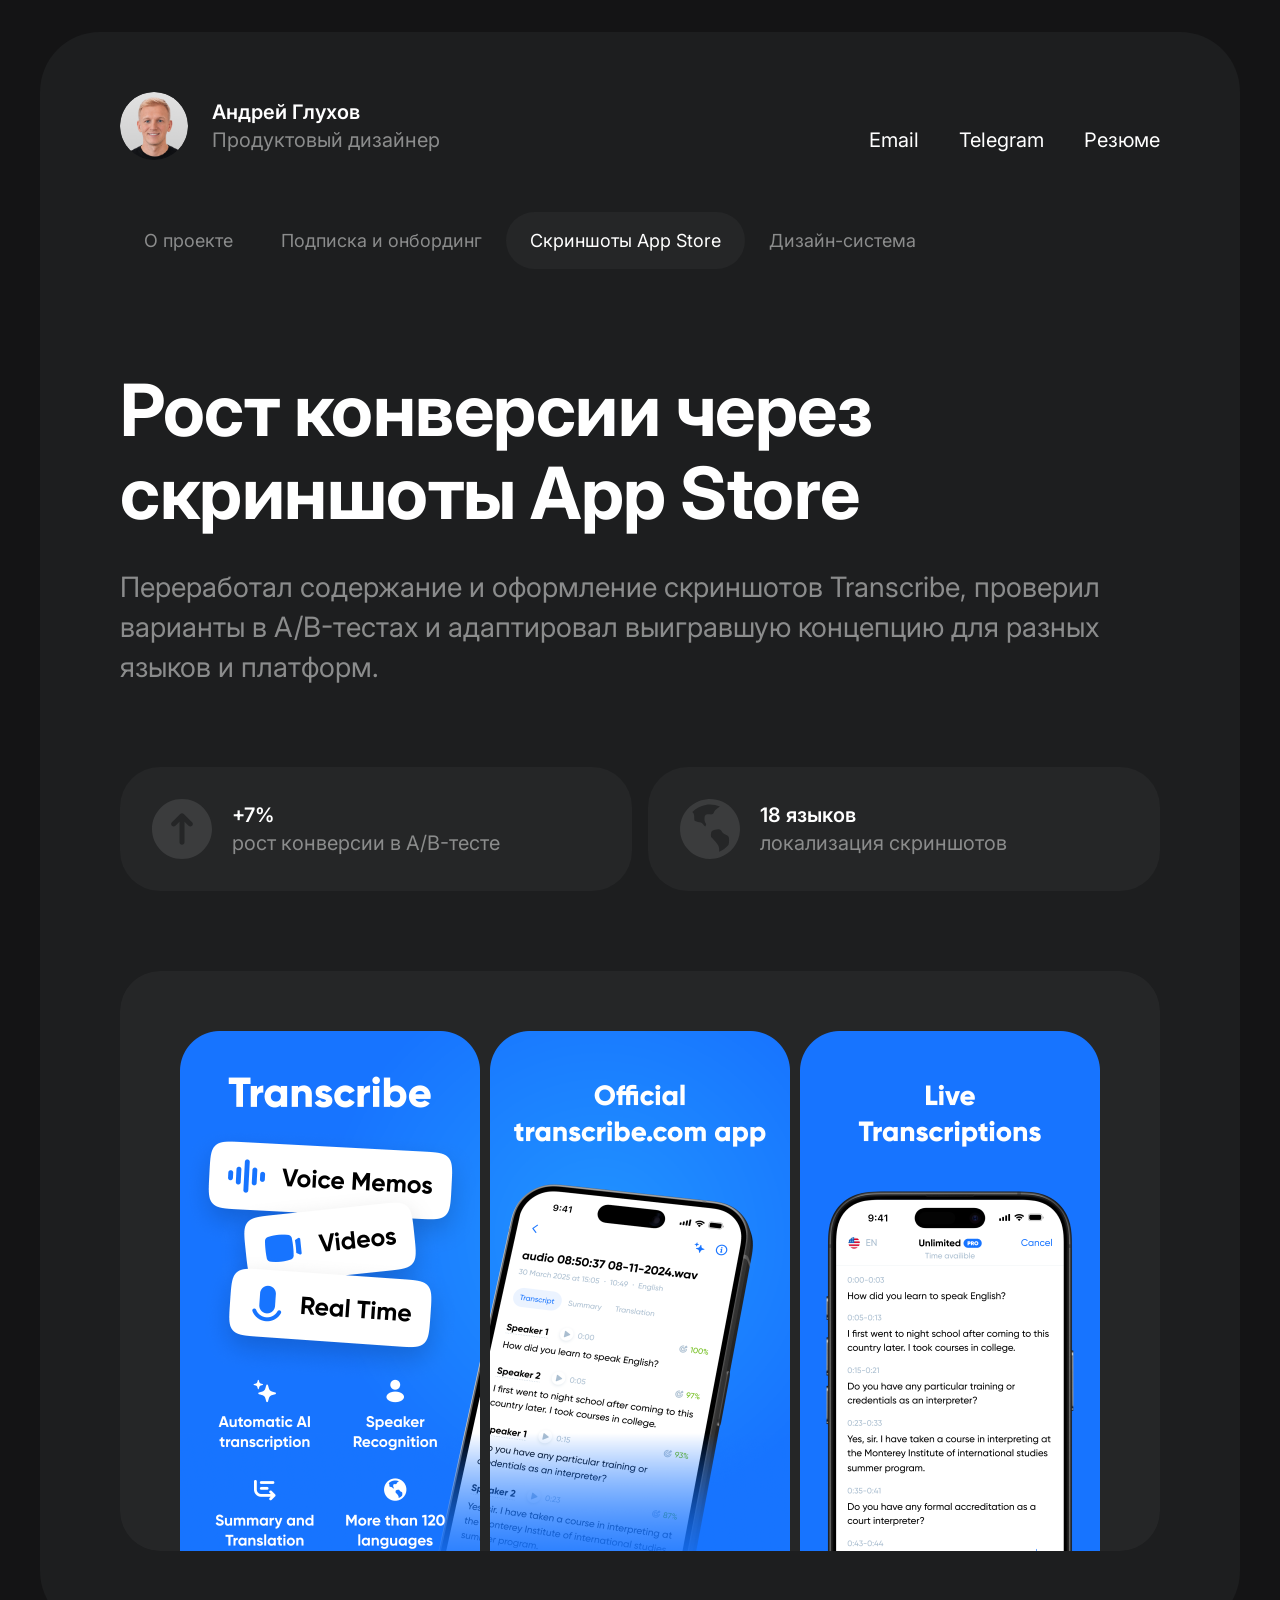
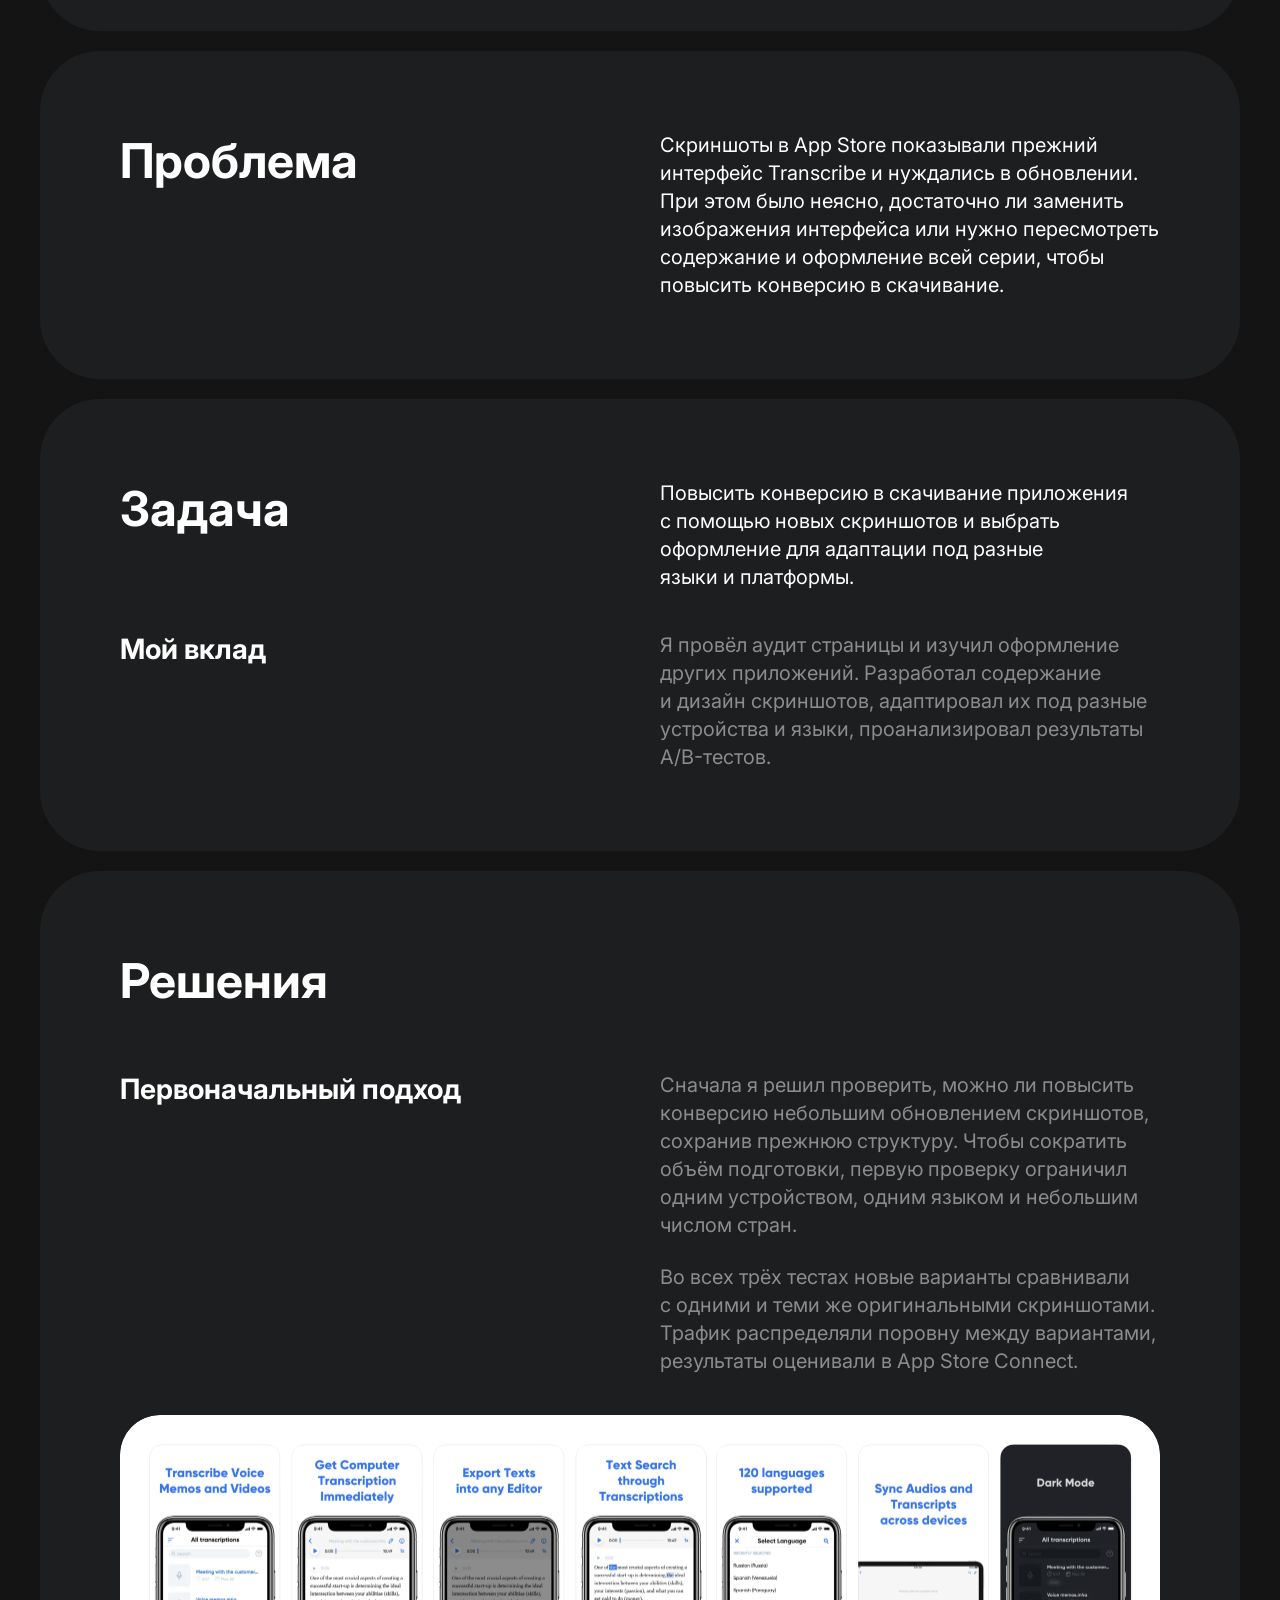
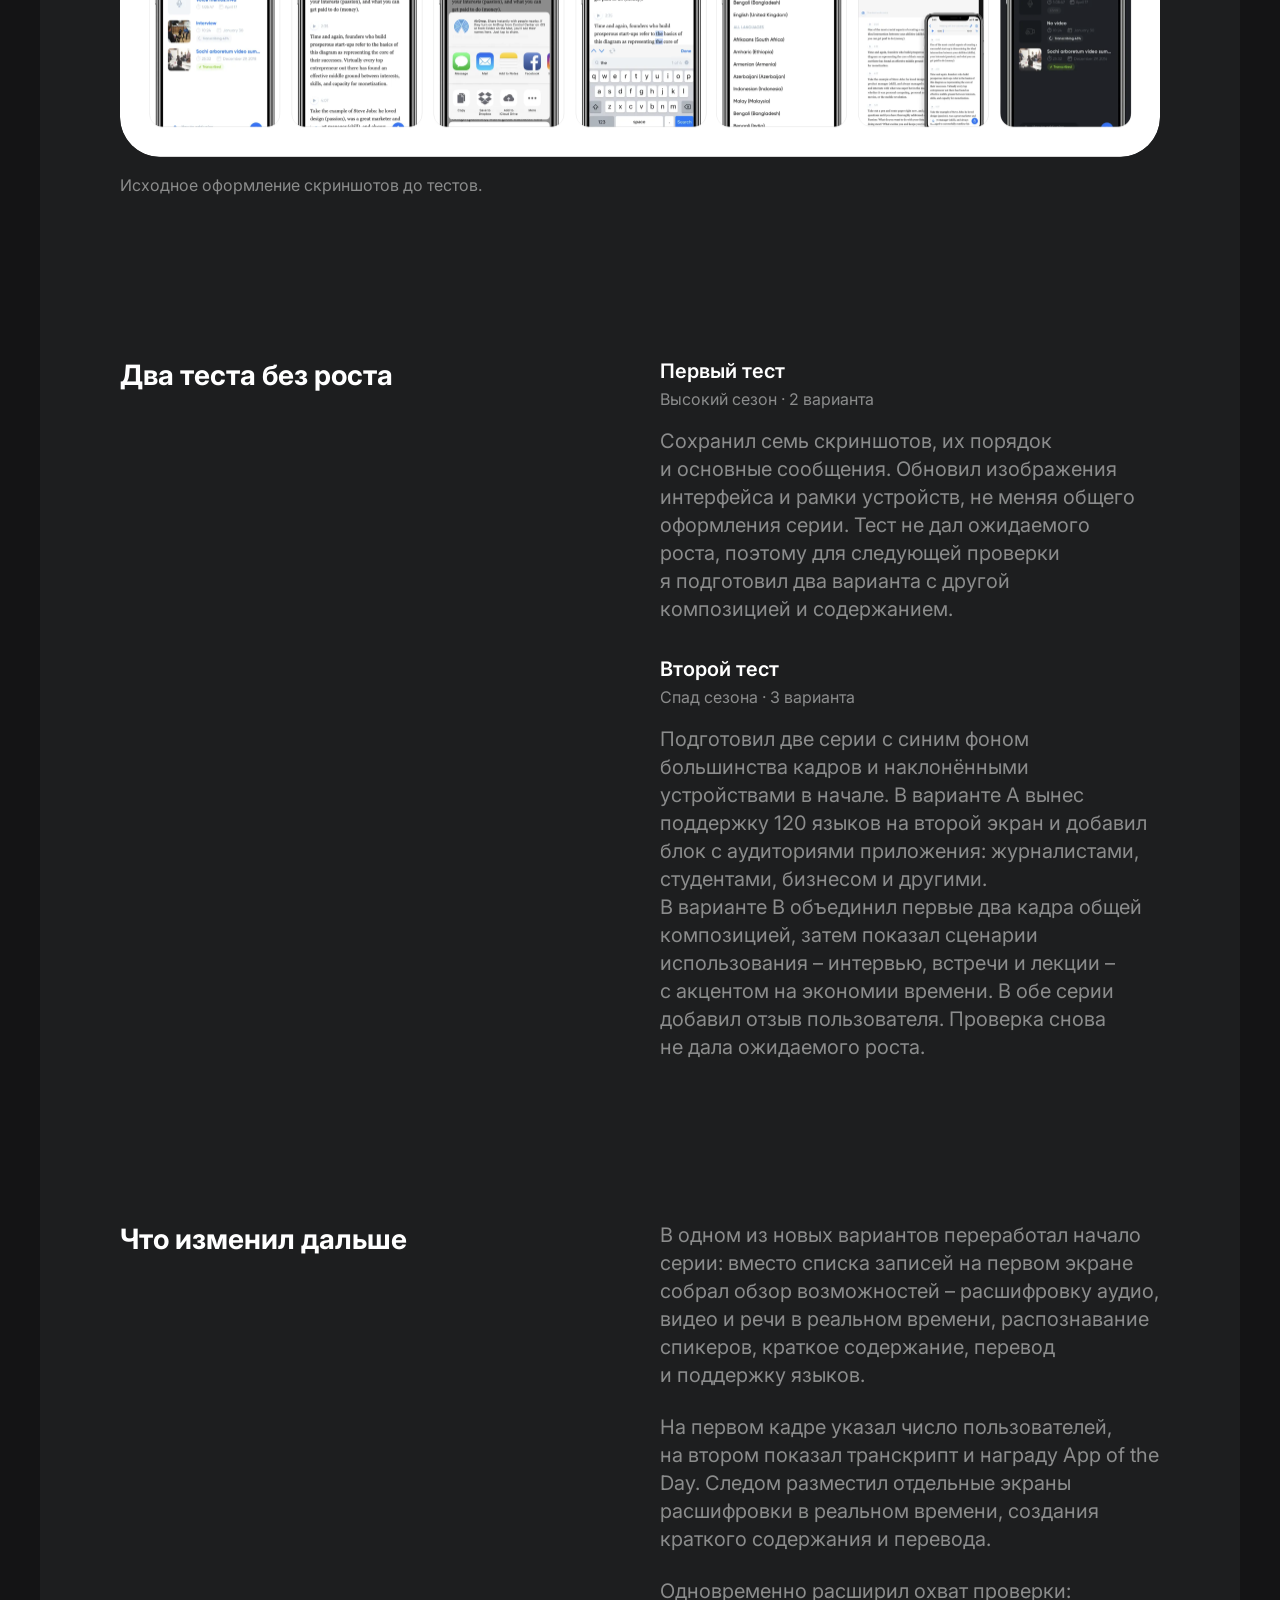
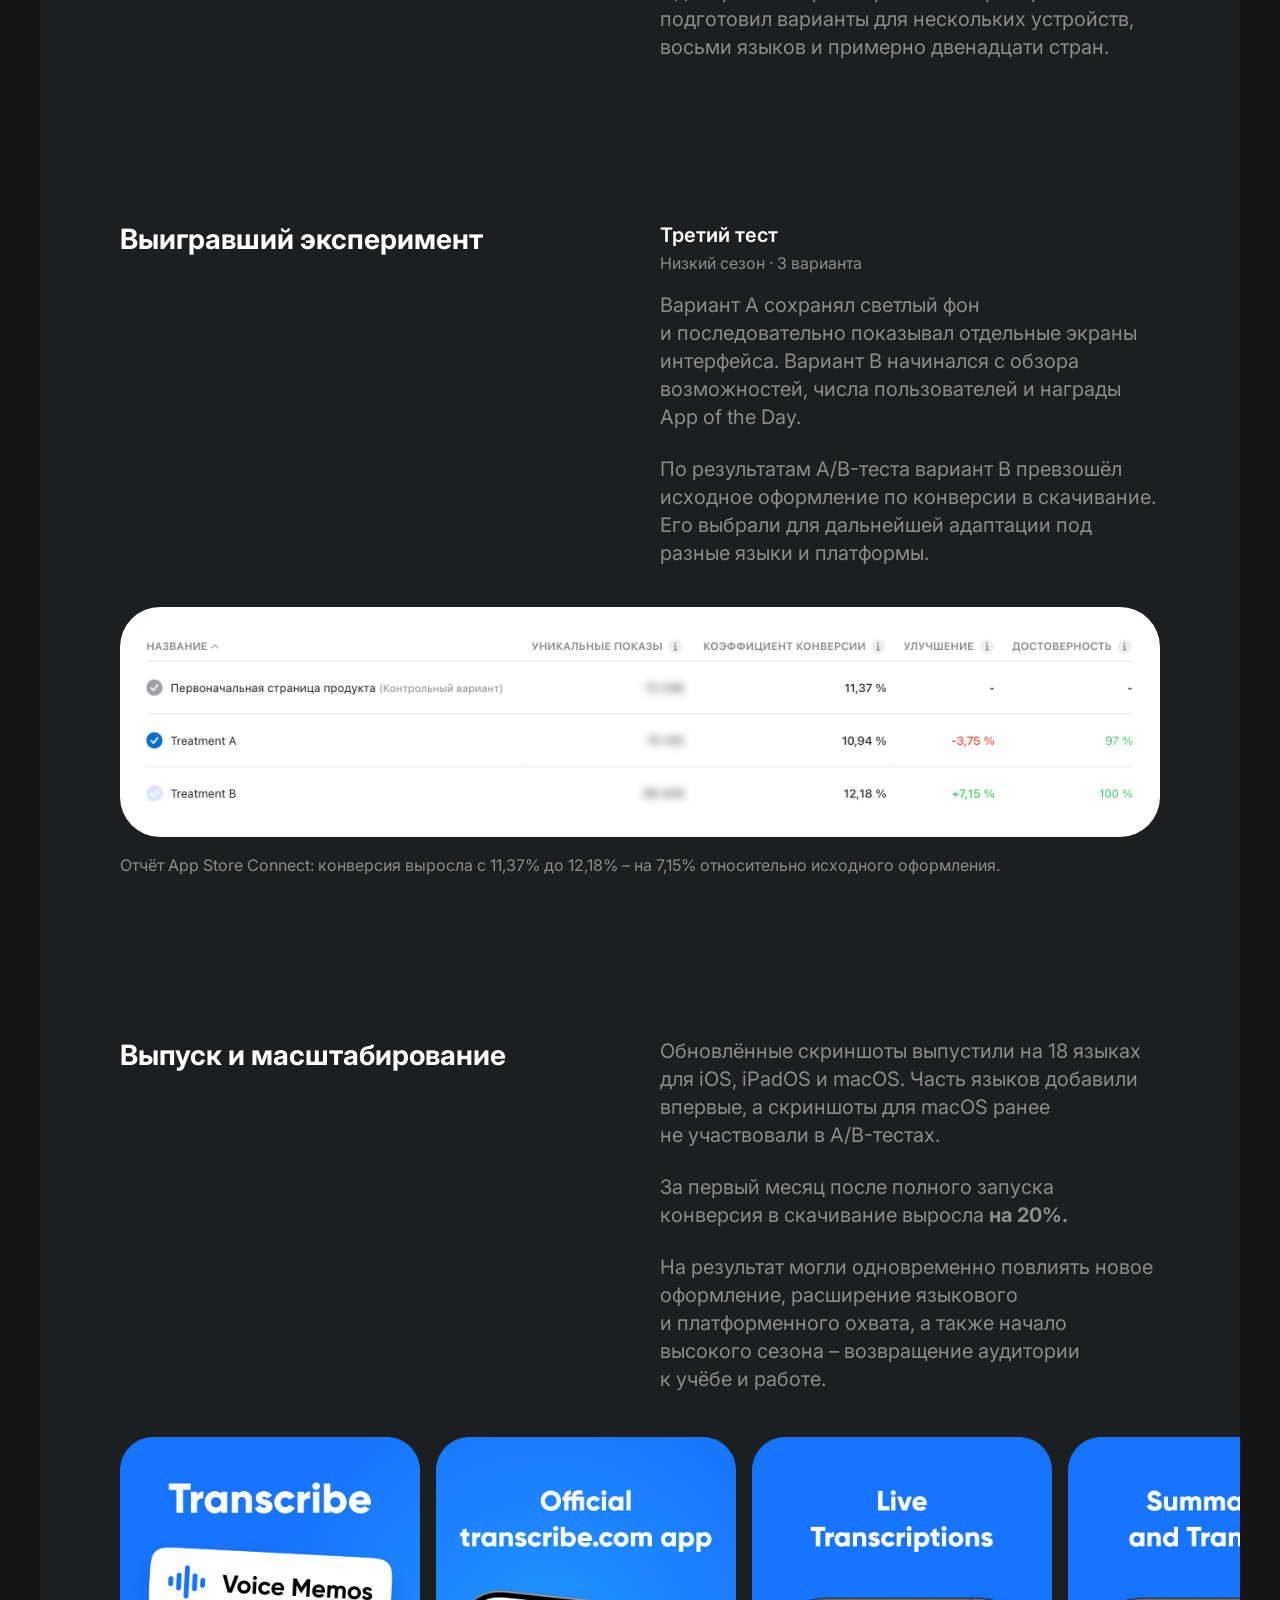
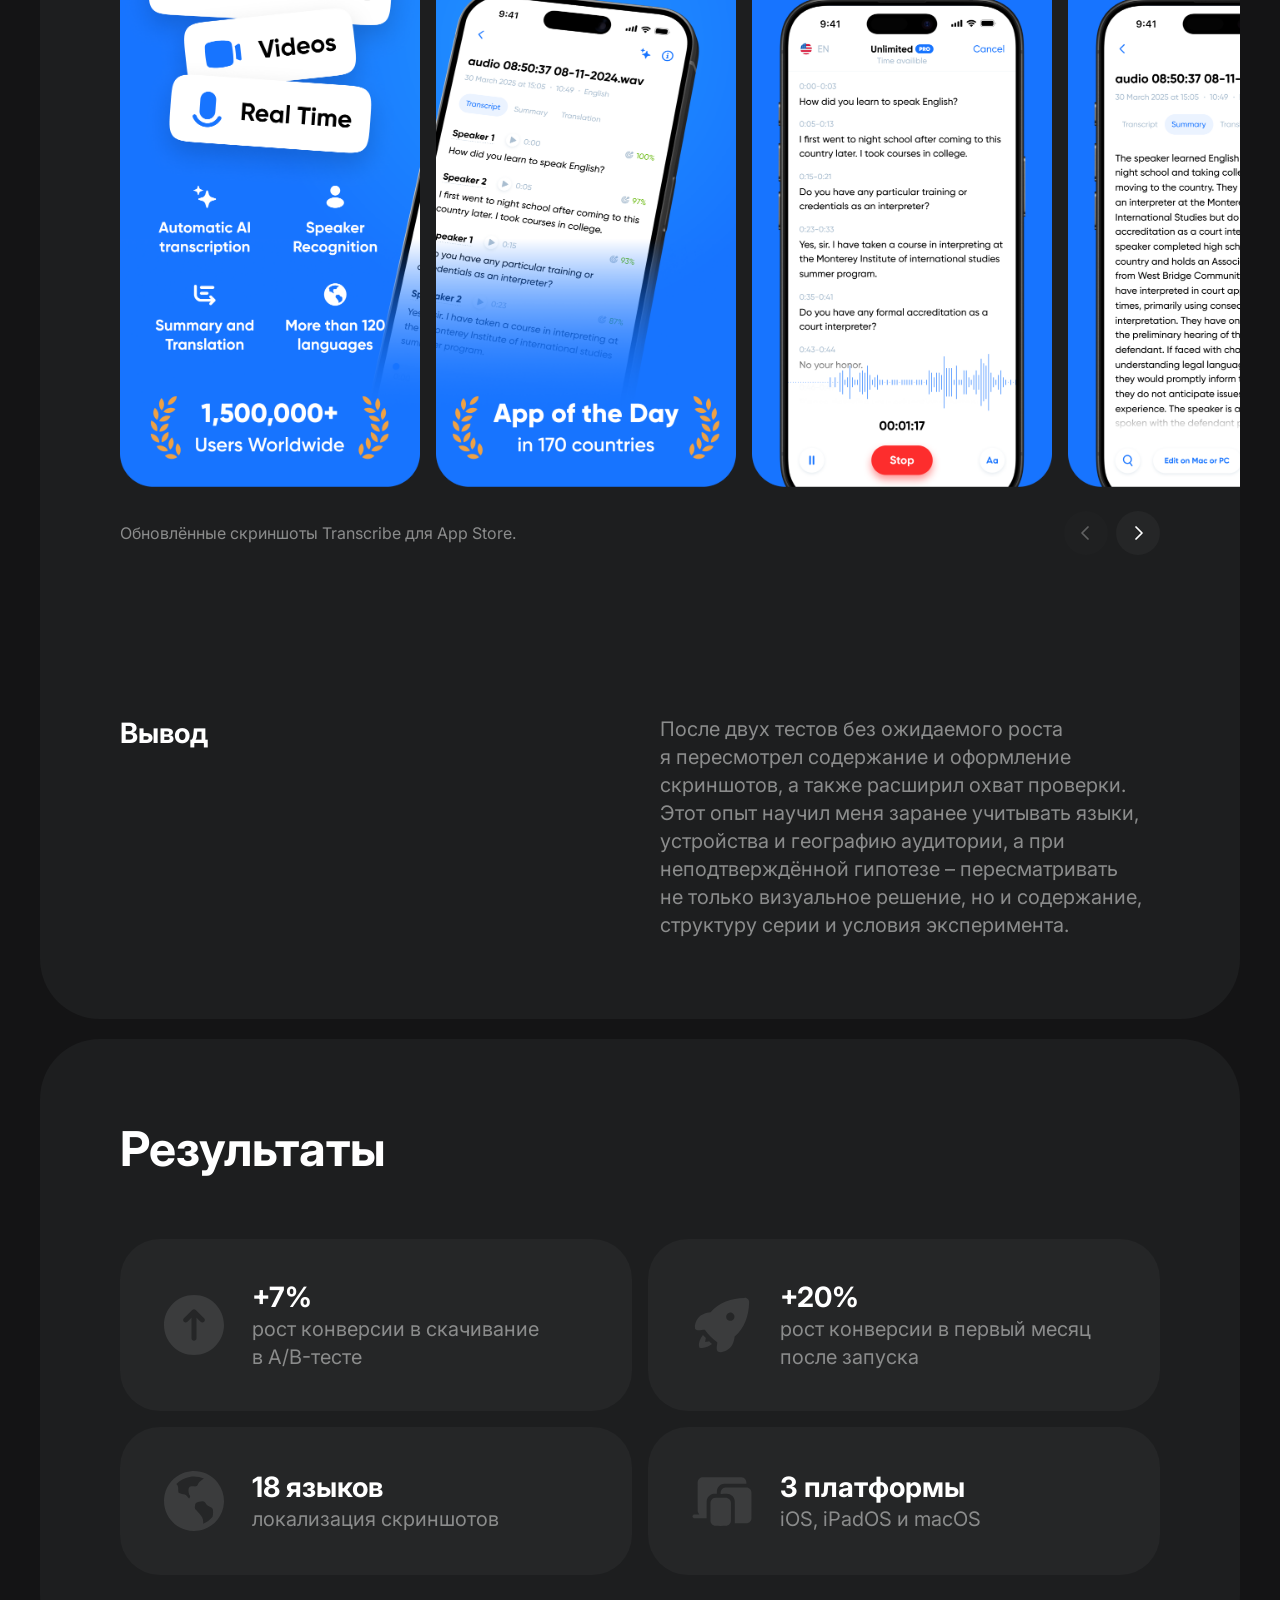
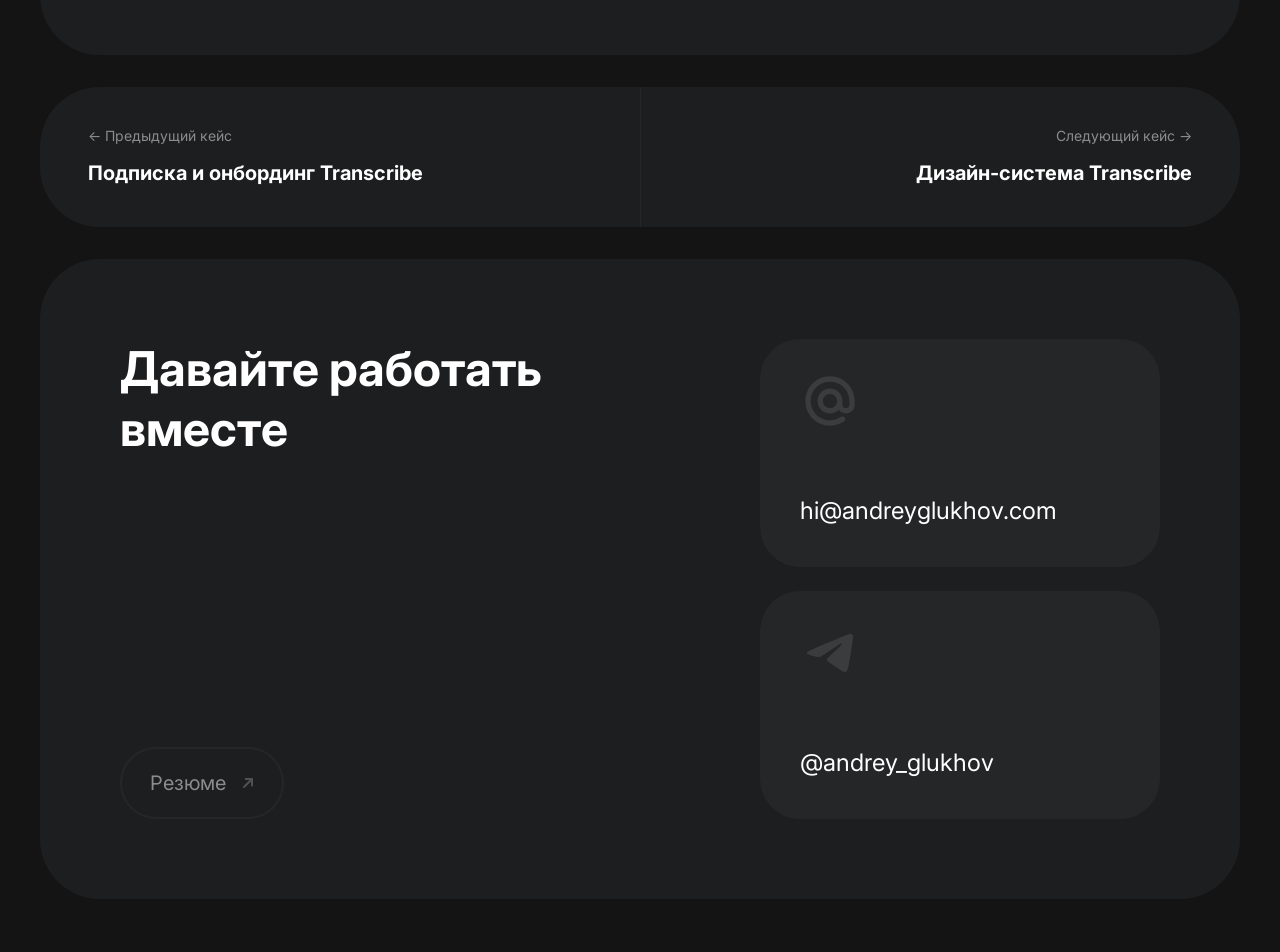
<file: transcribe-app-store-v2/index.html>
<!doctype html>
<html lang="ru"><head><meta charset="utf-8">
<meta name="viewport" content="width=device-width, initial-scale=1">
<meta name="robots" content="noindex">
<title>Страница переехала</title>
<link rel="canonical" href="/transcribe-app-store/">
<script>location.replace("/transcribe-app-store/" + location.search + location.hash);</script>
<noscript><meta http-equiv="refresh" content="0;url=/transcribe-app-store/"></noscript>
</head><body><p>Страница переехала. <a href="/transcribe-app-store/">Перейти к странице</a>.</p></body></html>
</file>
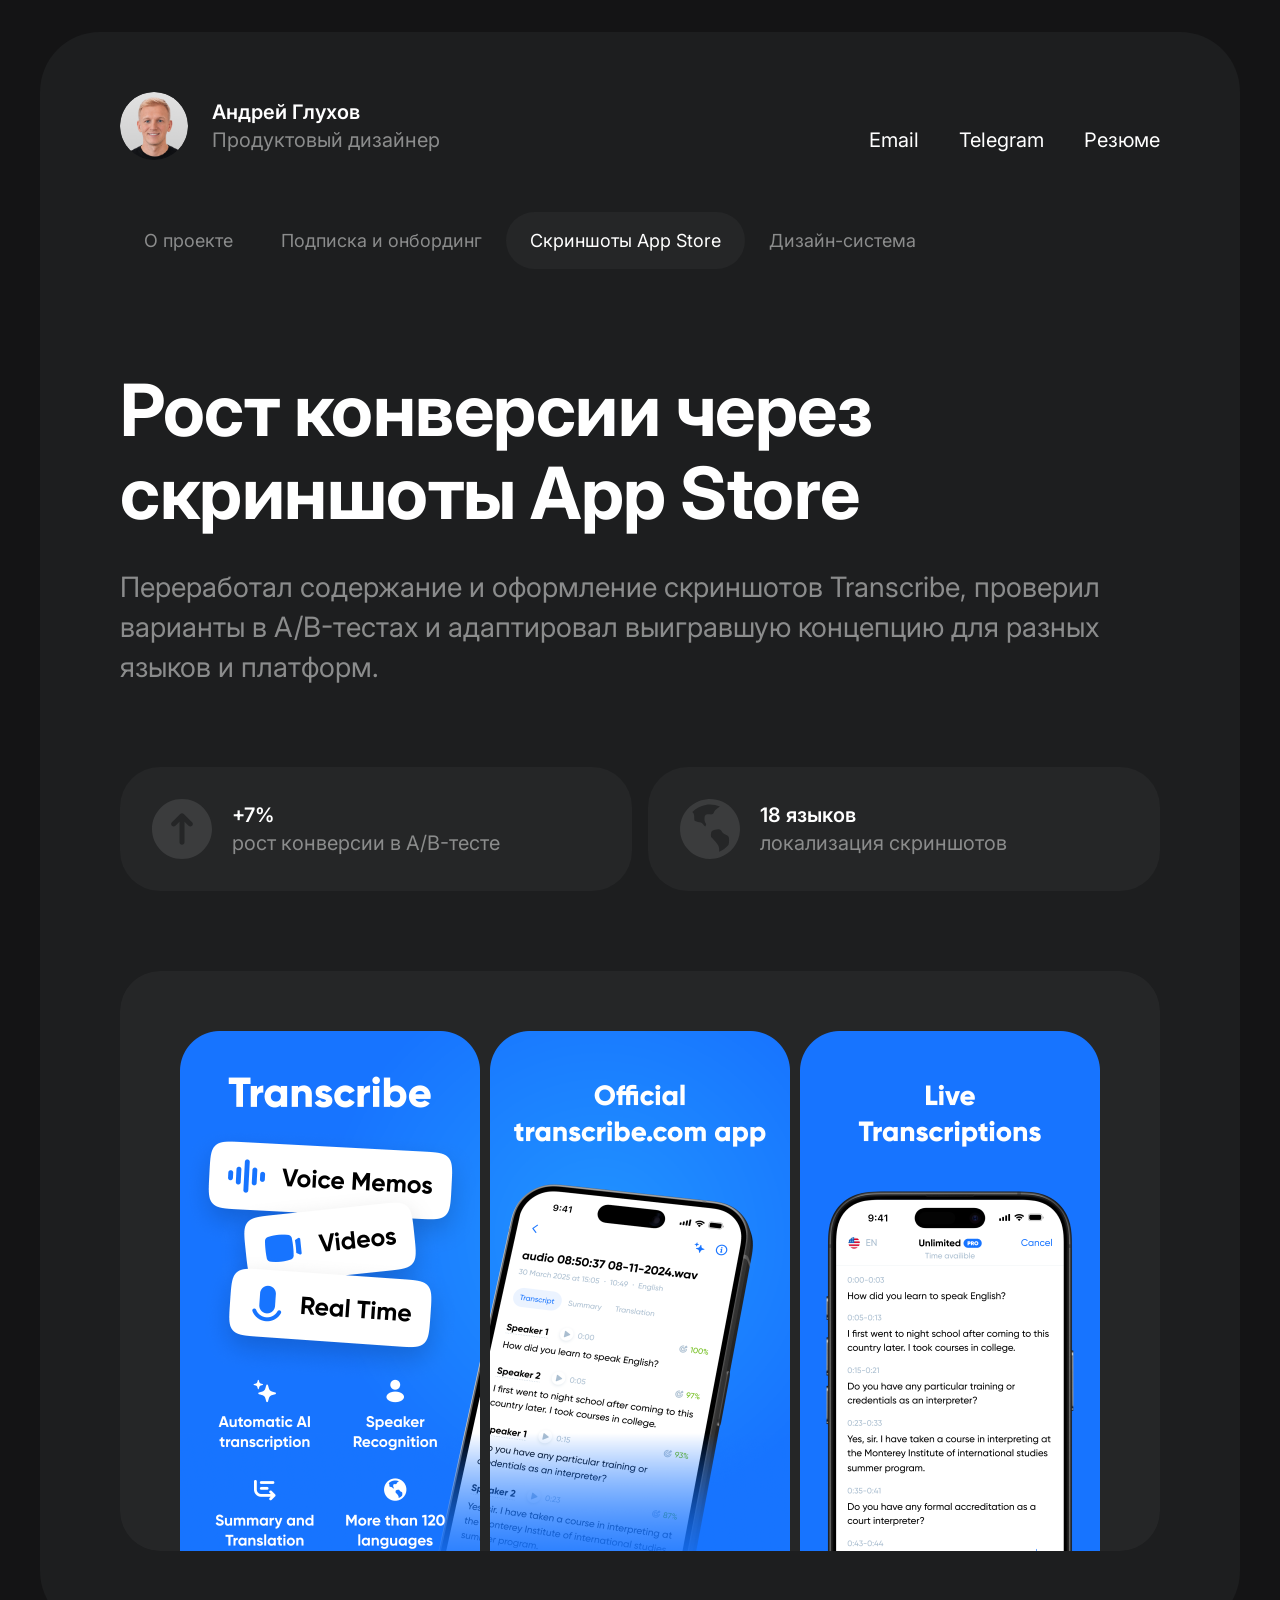
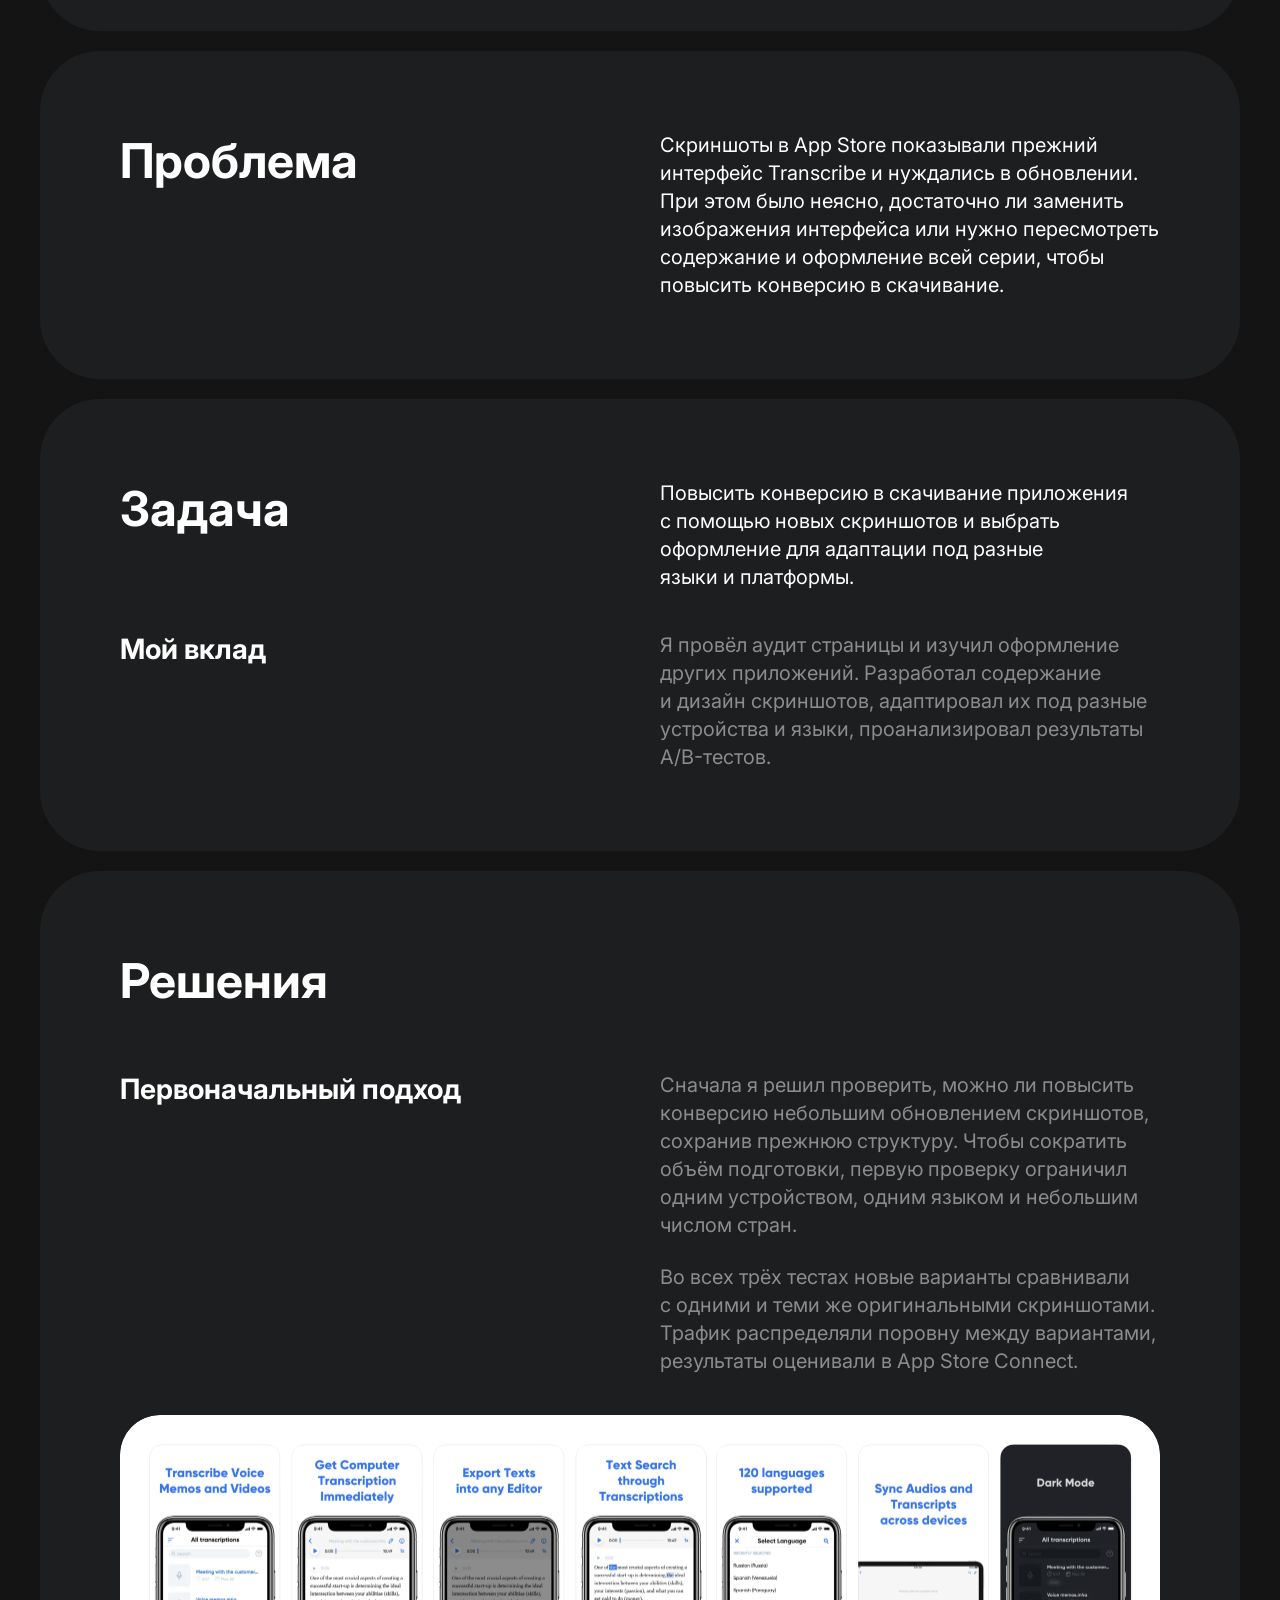
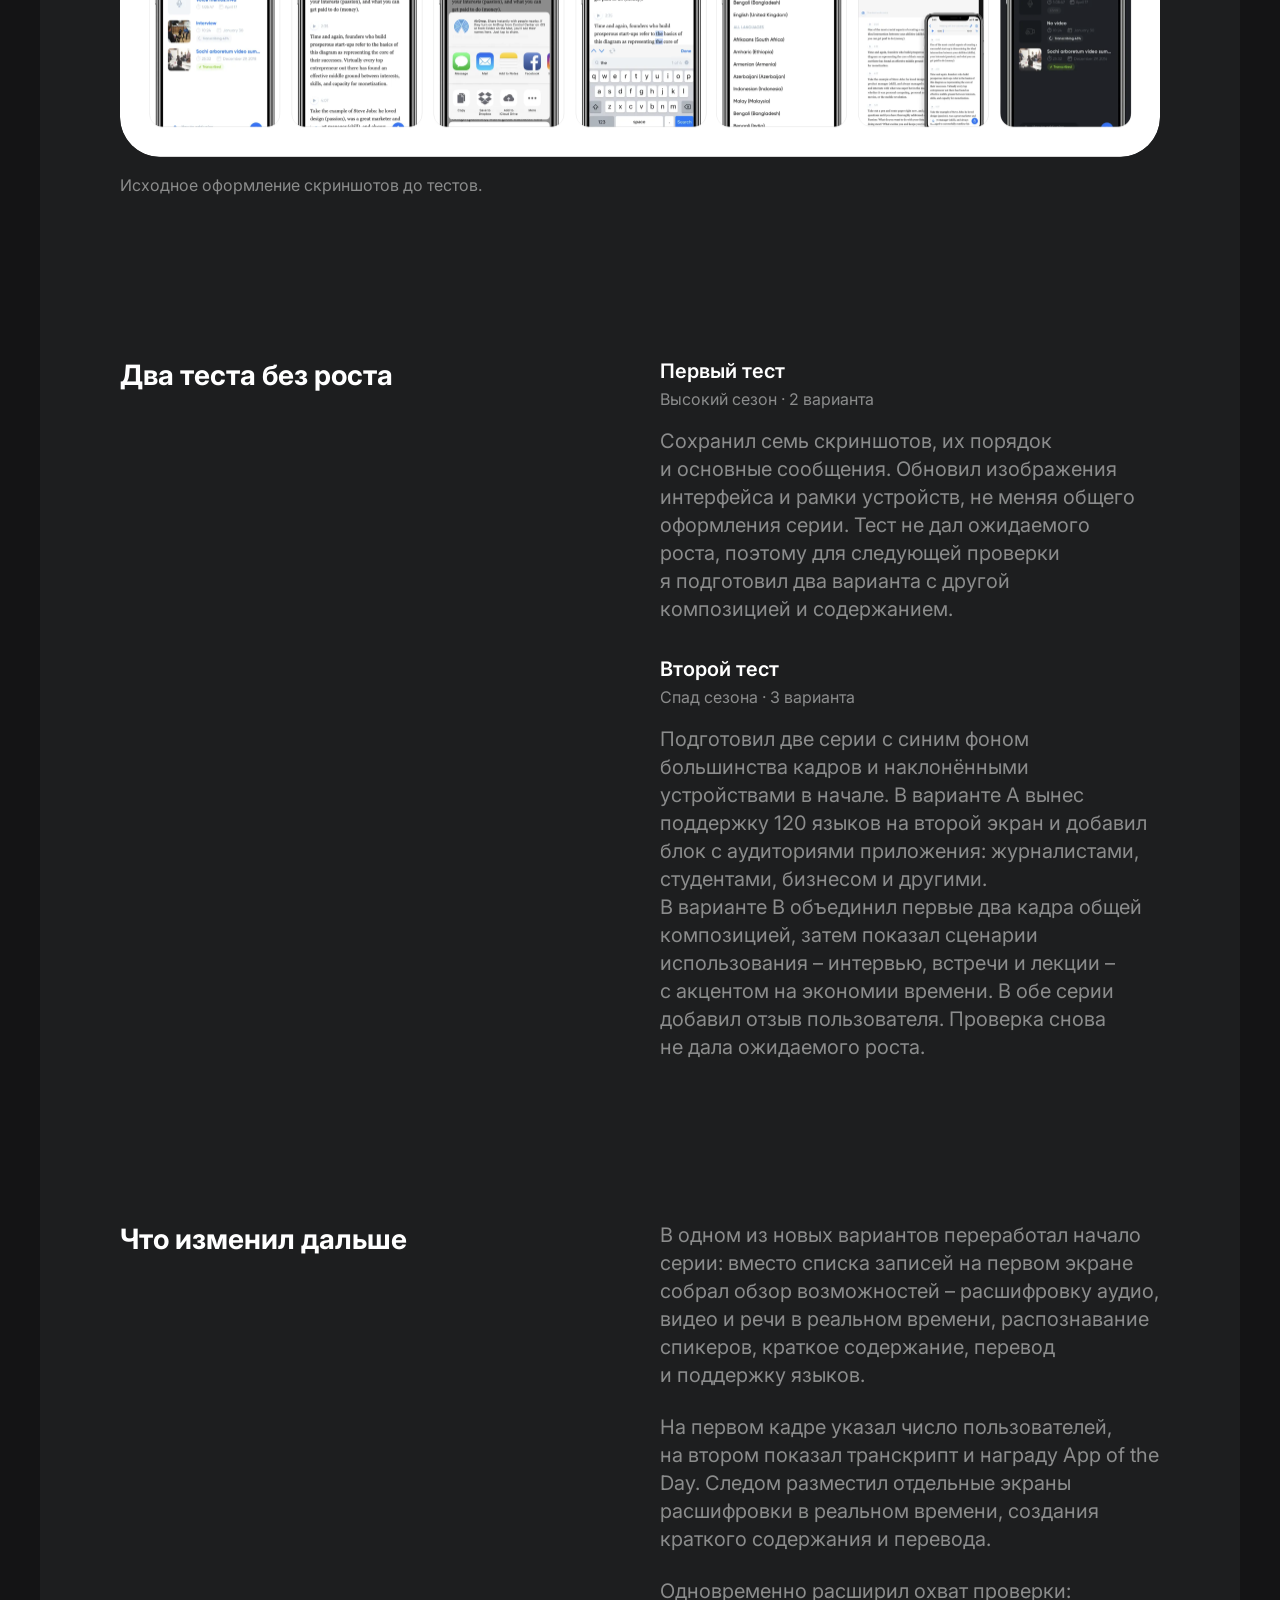
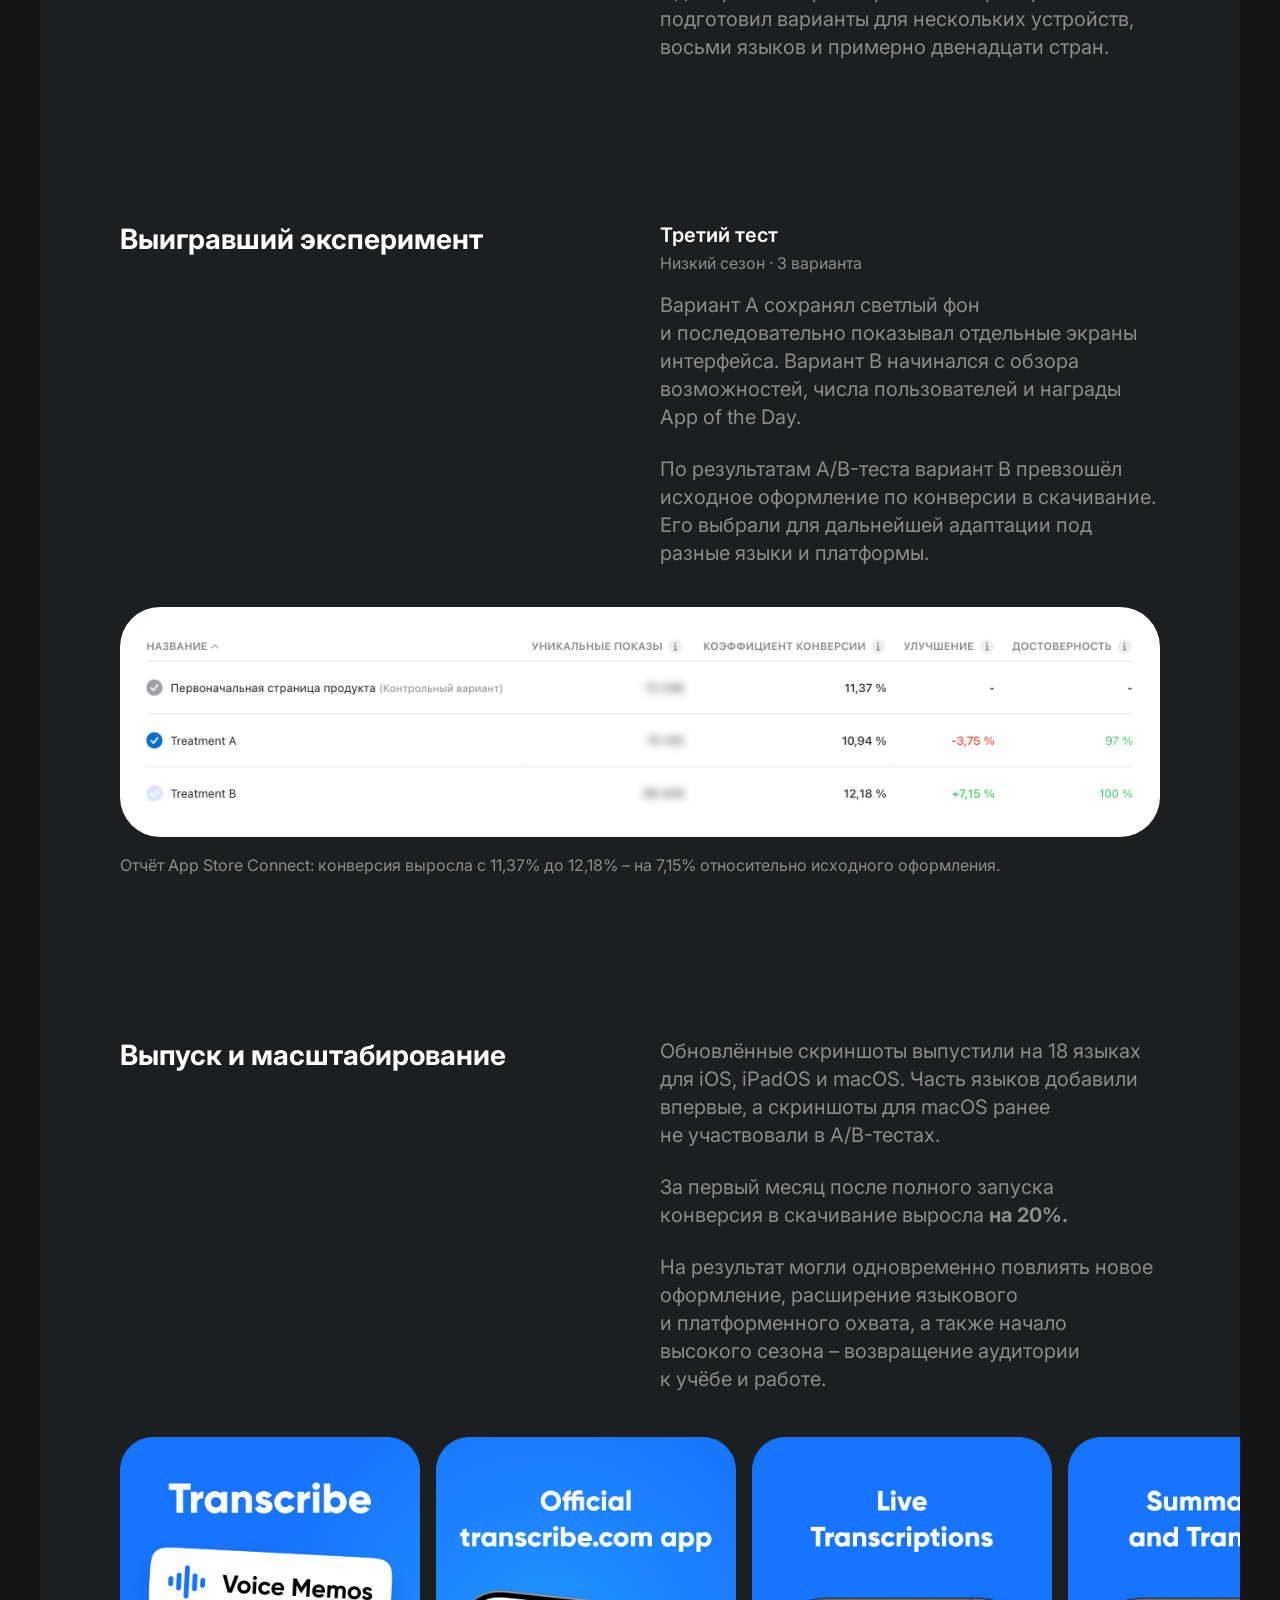
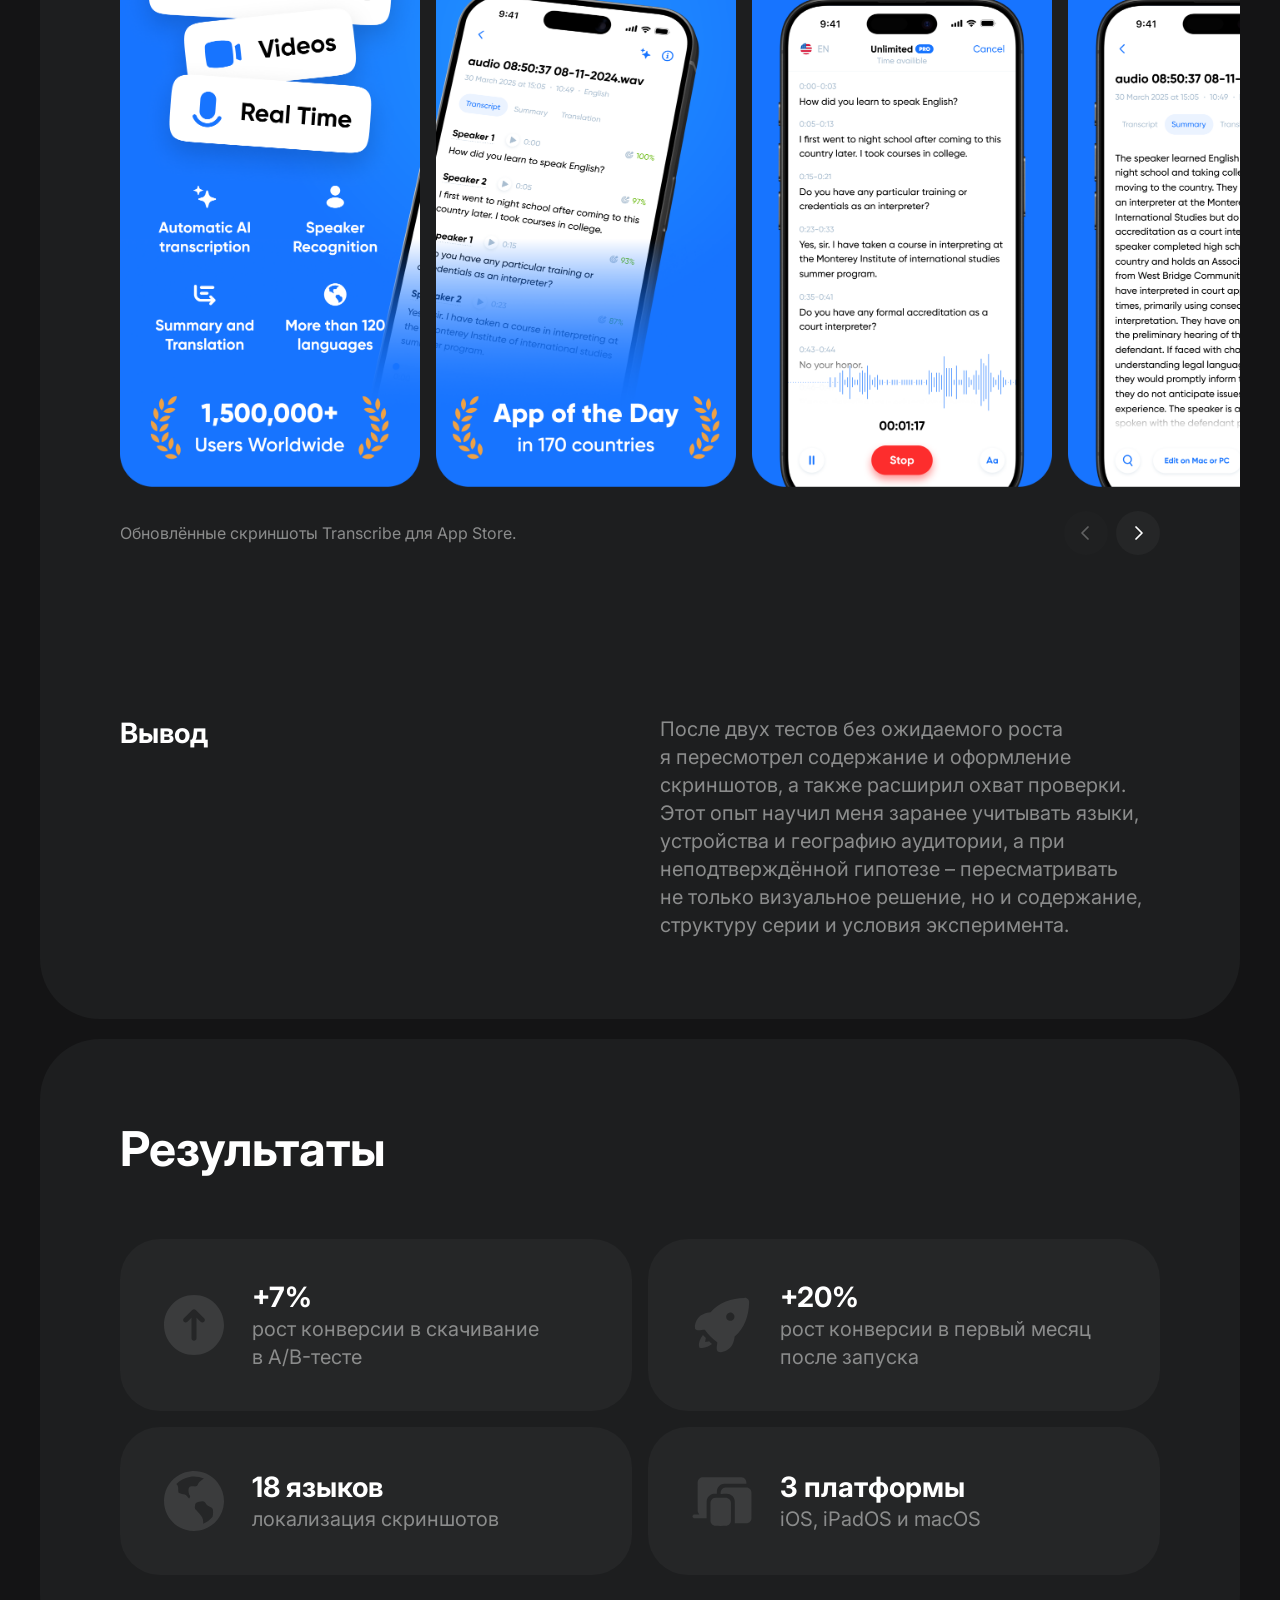
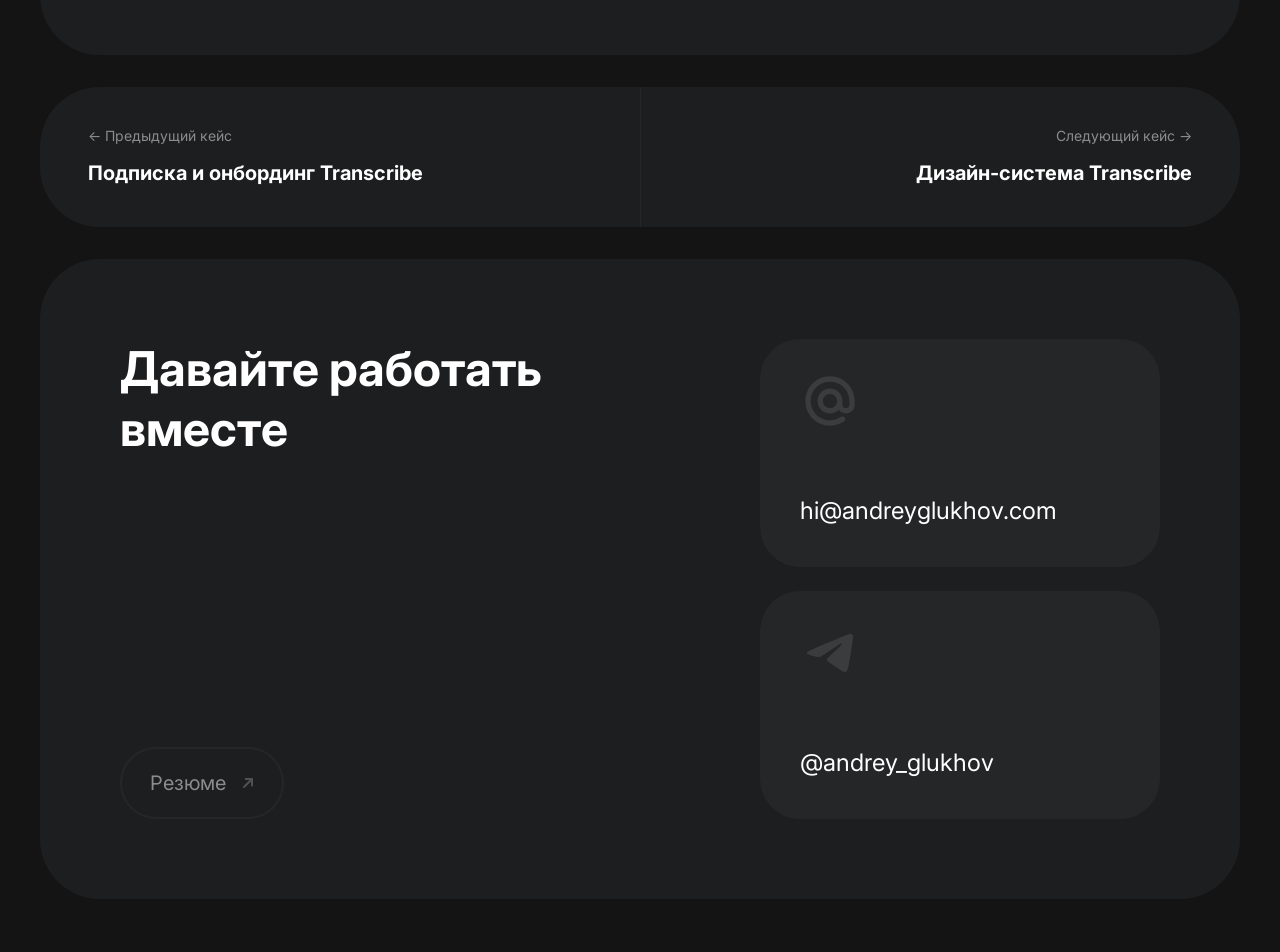
<file: transcribe-app-store/index.html>
<!DOCTYPE html>
<html lang="ru">
<head>
  <meta charset="UTF-8">
  <meta name="viewport" content="width=device-width, initial-scale=1.0, viewport-fit=cover">
  <!-- Yandex.Metrika counter -->
  <script type="text/javascript">
    (function(m,e,t,r,i,k,a){
        m[i]=m[i]||function(){(m[i].a=m[i].a||[]).push(arguments)};
        m[i].l=1*new Date();
        for (var j = 0; j < document.scripts.length; j++) {if (document.scripts[j].src === r) { return; }}
        k=e.createElement(t),a=e.getElementsByTagName(t)[0],k.async=1,k.src=r,a.parentNode.insertBefore(k,a)
    })(window, document,'script','https://mc.yandex.ru/metrika/tag.js?id=114570812', 'ym');

    ym(114570812, 'init', {ssr:true, webvisor:true, clickmap:true, ecommerce:"dataLayer", referrer: document.referrer, url: location.href, accurateTrackBounce:true, trackLinks:true});
  </script>
  
  <!-- /Yandex.Metrika counter -->
  <meta name="description" content="Обновил скриншоты приложения: A/B-тест показал рост конверсии на 7%. Адаптировал серию для 18 языков.">
  <title>Скриншоты App Store для Transcribe – Андрей Глухов</title>
  <link rel="icon" type="image/png" sizes="32x32" href="/assets/favicon-32x32.png?v=20260929-avatar">
  <link rel="icon" type="image/png" sizes="16x16" href="/assets/favicon-16x16.png?v=20260929-avatar">
  <link rel="apple-touch-icon" href="/assets/apple-touch-icon.png?v=20260929-avatar">
  <link rel="preconnect" href="https://fonts.googleapis.com">
  <link rel="preconnect" href="https://fonts.gstatic.com" crossorigin>
  <link href="https://fonts.googleapis.com/css2?family=Inter:wght@400;500;600;700&amp;display=swap" rel="stylesheet">
  <link rel="stylesheet" href="/css/styles.css?v=shared-header-1">
  <script src="/js/project-nav.js?v=project-nav-fade-4" defer></script>
  <link rel="stylesheet" href="/css/transcribe-tabs.css?v=18">
  <script src="/js/transcribe-tabs.js?v=github-pages-1" defer></script>
  <script src="/js/pages-index-url.js"></script>
</head>
<body class="app-store-case app-store-case-v2">
  <noscript><div><img src="https://mc.yandex.ru/watch/114570812" style="position:absolute; left:-9999px;" alt=""></div></noscript>
  <header class="mobile-header" data-mobile-floating-header>
    <div class="mobile-header__bar">
      <div class="mobile-header__profile">
        
          <img src="/assets/img_avatar.png" alt="" width="52" height="52">
        
        <div class="mobile-header__info">
          <a class="mobile-header__name" href="/">Андрей Глухов</a>
          <p class="mobile-header__role">Продуктовый дизайнер</p>
        </div>
      </div>
      <button class="mobile-header__menu-btn" type="button" aria-expanded="false" aria-controls="mobile-header-menu" aria-label="Открыть меню">
        <img src="/assets/icon_menu_24.svg" alt="" width="24" height="24" aria-hidden="true">
      </button>
    </div>
    <div class="mobile-header__menu" id="mobile-header-menu" role="dialog" aria-modal="true" aria-label="Меню сайта" hidden>
      <div class="mobile-header__menu-top">
        <button class="mobile-header__close-btn" type="button" aria-label="Закрыть меню">
          <img src="/assets/icon_close_24.svg" alt="" width="24" height="24" aria-hidden="true">
        </button>
      </div>
      <nav class="mobile-header__menu-nav" aria-label="Навигация по проектам">
        <a class="mobile-header__menu-link" href="/">Главная</a>
        <a class="mobile-header__menu-link" href="/transcribe/">Transcribe</a>
        <a class="mobile-header__menu-link" href="/transcribe-design-system/">Дизайн-система Transcribe</a>
        <a class="mobile-header__menu-link" href="/gmoji/">Gmoji</a>
      </nav>
      <div class="mobile-header__menu-contacts">
        <button class="mobile-header__contact-link email-copy" type="button" data-email="hi@andreyglukhov.com" aria-label="Скопировать email hi@andreyglukhov.com"><span>Email</span><span class="email-copy__icons" aria-hidden="true"><svg class="email-copy__copy" width="16" height="16" viewbox="0 0 24 24" fill="none" xmlns="http://www.w3.org/2000/svg">
<path d="M9 15C9 12.1716 9 10.7574 9.87868 9.87868C10.7574 9 12.1716 9 15 9L16 9C18.8284 9 20.2426 9 21.1213 9.87868C22 10.7574 22 12.1716 22 15V16C22 18.8284 22 20.2426 21.1213 21.1213C20.2426 22 18.8284 22 16 22H15C12.1716 22 10.7574 22 9.87868 21.1213C9 20.2426 9 18.8284 9 16L9 15Z" stroke="currentColor" stroke-width="1.5" stroke-linecap="round" stroke-linejoin="round"></path>
<path d="M16.9999 9C16.9975 6.04291 16.9528 4.51121 16.092 3.46243C15.9258 3.25989 15.7401 3.07418 15.5376 2.90796C14.4312 2 12.7875 2 9.5 2C6.21252 2 4.56878 2 3.46243 2.90796C3.25989 3.07417 3.07418 3.25989 2.90796 3.46243C2 4.56878 2 6.21252 2 9.5C2 12.7875 2 14.4312 2.90796 15.5376C3.07417 15.7401 3.25989 15.9258 3.46243 16.092C4.51121 16.9528 6.04291 16.9975 9 16.9999" stroke="currentColor" stroke-width="1.5" stroke-linecap="round" stroke-linejoin="round"></path>
</svg><svg class="email-copy__check" width="16" height="16" viewbox="0 0 24 24" fill="none" stroke="currentColor" stroke-width="2" stroke-linecap="round" stroke-linejoin="round"><path d="m5 12 4 4L19 6"></path></svg></span></button>
        <a class="mobile-header__contact-link external-link" href="https://t.me/andrey_glukhov" target="_blank" rel="noopener noreferrer" aria-label="Telegram – открыть в новой вкладке">Telegram<svg class="external-link__arrow" aria-hidden="true" width="20" height="20" viewbox="0 0 20 20" fill="none" xmlns="http://www.w3.org/2000/svg">
<path d="M14.002 5C14.2671 5.00006 14.5215 5.10549 14.709 5.29297C14.8965 5.48049 15.002 5.73484 15.002 6V12.4453C15.0018 12.9973 14.554 13.4452 14.002 13.4453C13.4498 13.4453 13.0022 12.9974 13.002 12.4453V8.37891L6.70901 14.7051C6.31962 15.0965 5.6865 15.0981 5.29495 14.709C4.9035 14.3195 4.90175 13.6865 5.29104 13.2949L11.5537 7H7.87014C7.31786 7 6.87014 6.55228 6.87014 6C6.87014 5.44772 7.31786 5 7.87014 5H14.002Z" fill="currentColor"></path>
</svg></a>
        <a class="mobile-header__contact-link mobile-header__contact-link--resume" href="/cv.pdf" target="_blank" rel="noopener noreferrer">
          Резюме
          <svg aria-hidden="true" class="icon-color--subtle" width="20" height="20" viewBox="0 0 20 20" fill="none" xmlns="http://www.w3.org/2000/svg"><path d="M14.002 5C14.2671 5.00006 14.5215 5.10549 14.709 5.29297C14.8965 5.48049 15.002 5.73484 15.002 6V12.4453C15.0018 12.9973 14.554 13.4452 14.002 13.4453C13.4498 13.4453 13.0022 12.9974 13.002 12.4453V8.37891L6.70901 14.7051C6.31962 15.0965 5.6865 15.0981 5.29495 14.709C4.9035 14.3195 4.90175 13.6865 5.29104 13.2949L11.5537 7H7.87014C7.31786 7 6.87014 6.55228 6.87014 6C6.87014 5.44772 7.31786 5 7.87014 5H14.002Z" fill="currentColor"/></svg>
        </a>
      </div>
    </div>
  </header>
  <div class="page page--inner">

    <main data-transcribe-case>
      <article class="page__container card card--hero page-inner__cover page-inner__cover--project-nav">

        <header class="header">
          <div class="header__profile">
            <figure class="header__avatar">
              <img src="/assets/img_avatar.png" alt="Фото Андрея Глухова" width="68" height="68">
            </figure>
            <div class="header__info">
              <a class="header__name" href="/">Андрей Глухов</a>
              <p class="header__role">Продуктовый дизайнер</p>
            </div>
          </div>

          <nav class="header__nav" aria-label="Основная навигация">
            <button class="header__link email-copy" type="button" data-email="hi@andreyglukhov.com" aria-label="Скопировать email hi@andreyglukhov.com"><span>Email</span><span class="email-copy__icons" aria-hidden="true"><svg class="email-copy__copy" width="16" height="16" viewbox="0 0 24 24" fill="none" xmlns="http://www.w3.org/2000/svg">
<path d="M9 15C9 12.1716 9 10.7574 9.87868 9.87868C10.7574 9 12.1716 9 15 9L16 9C18.8284 9 20.2426 9 21.1213 9.87868C22 10.7574 22 12.1716 22 15V16C22 18.8284 22 20.2426 21.1213 21.1213C20.2426 22 18.8284 22 16 22H15C12.1716 22 10.7574 22 9.87868 21.1213C9 20.2426 9 18.8284 9 16L9 15Z" stroke="currentColor" stroke-width="1.5" stroke-linecap="round" stroke-linejoin="round"></path>
<path d="M16.9999 9C16.9975 6.04291 16.9528 4.51121 16.092 3.46243C15.9258 3.25989 15.7401 3.07418 15.5376 2.90796C14.4312 2 12.7875 2 9.5 2C6.21252 2 4.56878 2 3.46243 2.90796C3.25989 3.07417 3.07418 3.25989 2.90796 3.46243C2 4.56878 2 6.21252 2 9.5C2 12.7875 2 14.4312 2.90796 15.5376C3.07417 15.7401 3.25989 15.9258 3.46243 16.092C4.51121 16.9528 6.04291 16.9975 9 16.9999" stroke="currentColor" stroke-width="1.5" stroke-linecap="round" stroke-linejoin="round"></path>
</svg><svg class="email-copy__check" width="16" height="16" viewbox="0 0 24 24" fill="none" stroke="currentColor" stroke-width="2" stroke-linecap="round" stroke-linejoin="round"><path d="m5 12 4 4L19 6"></path></svg></span></button>
            <a class="header__link external-link" href="https://t.me/andrey_glukhov" target="_blank" rel="noopener noreferrer" aria-label="Telegram – открыть в новой вкладке">Telegram<svg class="external-link__arrow" aria-hidden="true" width="20" height="20" viewbox="0 0 20 20" fill="none" xmlns="http://www.w3.org/2000/svg">
<path d="M14.002 5C14.2671 5.00006 14.5215 5.10549 14.709 5.29297C14.8965 5.48049 15.002 5.73484 15.002 6V12.4453C15.0018 12.9973 14.554 13.4452 14.002 13.4453C13.4498 13.4453 13.0022 12.9974 13.002 12.4453V8.37891L6.70901 14.7051C6.31962 15.0965 5.6865 15.0981 5.29495 14.709C4.9035 14.3195 4.90175 13.6865 5.29104 13.2949L11.5537 7H7.87014C7.31786 7 6.87014 6.55228 6.87014 6C6.87014 5.44772 7.31786 5 7.87014 5H14.002Z" fill="currentColor"></path>
</svg></a>
            <a class="header__link external-link" href="/cv.pdf" target="_blank" rel="noopener noreferrer" aria-label="Резюме – открыть в новой вкладке">Резюме<svg class="external-link__arrow" aria-hidden="true" width="20" height="20" viewbox="0 0 20 20" fill="none" xmlns="http://www.w3.org/2000/svg">
<path d="M14.002 5C14.2671 5.00006 14.5215 5.10549 14.709 5.29297C14.8965 5.48049 15.002 5.73484 15.002 6V12.4453C15.0018 12.9973 14.554 13.4452 14.002 13.4453C13.4498 13.4453 13.0022 12.9974 13.002 12.4453V8.37891L6.70901 14.7051C6.31962 15.0965 5.6865 15.0981 5.29495 14.709C4.9035 14.3195 4.90175 13.6865 5.29104 13.2949L11.5537 7H7.87014C7.31786 7 6.87014 6.55228 6.87014 6C6.87014 5.44772 7.31786 5 7.87014 5H14.002Z" fill="currentColor"></path>
</svg></a>
          </nav>
        <button class="header__menu-btn mobile-header__menu-btn" type="button" aria-expanded="false" aria-controls="mobile-header-menu" aria-label="Открыть меню">
            <img src="/assets/icon_menu_24.svg" alt="" width="24" height="24" aria-hidden="true">
          </button>
        </header>



        <nav class="project-nav" tabindex="0" aria-label="Материалы проекта Transcribe">
          <a class="project-nav__link" href="/transcribe/">О проекте</a>
          <a class="project-nav__link" href="/transcribe-subscription/">Подписка и онбординг</a>
          <a class="project-nav__link" href="/transcribe-app-store/" aria-current="page">Скриншоты App Store</a>
          <a class="project-nav__link" href="/transcribe-design-system/">Дизайн-система</a>
        </nav>
        <div class="project-case-intro">

<h1 class="page-inner__title">Рост конверсии через скриншоты App Store</h1><p class="page-inner__lead">Переработал содержание и оформление скриншотов Transcribe, проверил варианты в A/B-тестах и адаптировал выигравшую концепцию для разных языков и платформ.</p><ul class="page-inner__stats" aria-label="Ключевые показатели"><li class="page-inner__stat"><img class="page-inner__stat-icon" src="/assets/icon_arrow_up_68.svg" alt="" width="68" height="68" aria-hidden="true"><div class="page-inner__stat-text"><p class="page-inner__stat-value">+7%</p><p class="page-inner__stat-label">рост конверсии в A/B-тесте</p></div></li><li class="page-inner__stat"><img class="page-inner__stat-icon" src="/assets/icon_world_68.svg" alt="" width="68" height="68" aria-hidden="true"><div class="page-inner__stat-text"><p class="page-inner__stat-value">18 языков</p><p class="page-inner__stat-label">локализация скриншотов</p></div></li></ul><figure class="page-inner__cover-media"><img src="/assets/img_transcribe_case_app_store_cover.png?v=7198db321f3e" width="2080" height="1160" alt="Обложка кейса Transcribe: скриншоты App Store с возможностями приложения и примерами транскрипции"></figure>
        </div>
      </article><section class="page__container card page-inner__section" aria-labelledby="problem"><div class="case-row"><h2 class="page-inner__section-heading" id="problem">Проблема</h2><div class="page-inner__solution-content case-copy"><p>Скриншоты в App Store показывали прежний интерфейс Transcribe и нуждались в обновлении. При этом было неясно, достаточно ли заменить изображения интерфейса или нужно пересмотреть содержание и оформление всей серии, чтобы повысить конверсию в скачивание.</p></div></div></section><section class="page__container card page-inner__section" aria-labelledby="task role"><div class="case-row"><h2 class="page-inner__section-heading" id="task">Задача</h2><div class="page-inner__solution-content case-copy"><p>Повысить конверсию в скачивание приложения с помощью новых скриншотов и выбрать оформление для адаптации под разные языки и платформы.</p></div></div><div class="case-row case-role-row"><h2 class="page-inner__solution-title" id="role">Мой вклад</h2><div class="page-inner__solution-content case-copy"><p class="page-inner__solution-item-text">Я провёл аудит страницы и изучил оформление других приложений. Разработал содержание и дизайн скриншотов, адаптировал их под разные устройства и языки, проанализировал результаты A/B-тестов.</p></div></div></section><section aria-labelledby="solutions-heading" class="page__container card page-inner__section page-inner__section--solutions case-solutions"><h2 id="solutions-heading" class="page-inner__section-heading">Решения</h2><article aria-labelledby="approach" class="page-inner__solution-card case-solution"><div class="page-inner__solution-body"><h3 class="page-inner__solution-title" id="approach">Первоначальный подход</h3><div class="page-inner__solution-content case-solution-copy"><p class="page-inner__solution-item-text">Сначала я решил проверить, можно ли повысить конверсию небольшим обновлением скриншотов, сохранив прежнюю структуру. Чтобы сократить объём подготовки, первую проверку ограничил одним устройством, одним языком и небольшим числом стран.</p><p class="page-inner__solution-item-text">Во всех трёх тестах новые варианты сравнивали с одними и теми же оригинальными скриншотами. Трафик распределяли поровну между вариантами, результаты оценивали в App Store Connect.</p></div></div><figure class="page-inner__solution-media case-media"><img src="/assets/img_transcribe_case_app_store_old.png?v=457e3467d1d4" alt="Исходная серия скриншотов Transcribe для App Store до тестов" loading="lazy" decoding="async" width="2080" height="685"><figcaption>Исходное оформление скриншотов до тестов.</figcaption></figure></article><article aria-labelledby="first-tests" class="page-inner__solution-card case-solution"><div class="page-inner__solution-body"><h3 class="page-inner__solution-title" id="first-tests">Два теста без роста</h3><div class="page-inner__solution-content case-solution-copy"><div><h4 class="case-test-title">Первый тест</h4><p class="case-test-meta">Высокий сезон · 2 варианта</p><p class="page-inner__solution-item-text">Сохранил семь скриншотов, их порядок и основные сообщения. Обновил изображения интерфейса и рамки устройств, не меняя общего оформления серии. Тест не дал ожидаемого роста, поэтому для следующей проверки я подготовил два варианта с другой композицией и содержанием.</p></div><div><h4 class="case-test-title">Второй тест</h4><p class="case-test-meta">Спад сезона · 3 варианта</p><p class="page-inner__solution-item-text">Подготовил две серии с синим фоном большинства кадров и наклонёнными устройствами в начале. В варианте A вынес поддержку 120 языков на второй экран и добавил блок с аудиториями приложения: журналистами, студентами, бизнесом и другими.</p><p class="page-inner__solution-item-text">В варианте B объединил первые два кадра общей композицией, затем показал сценарии использования – интервью, встречи и лекции – с акцентом на экономии времени. В обе серии добавил отзыв пользователя. Проверка снова не дала ожидаемого роста.</p></div></div></div></article><article aria-labelledby="iteration" class="page-inner__solution-card case-solution"><div class="page-inner__solution-body"><h3 class="page-inner__solution-title" id="iteration">Что изменил дальше</h3><div class="page-inner__solution-content case-solution-copy"><p class="page-inner__solution-item-text">В одном из новых вариантов переработал начало серии: вместо списка записей на первом экране собрал обзор возможностей – расшифровку аудио, видео и речи в реальном времени, распознавание спикеров, краткое содержание, перевод и поддержку языков.</p><p class="page-inner__solution-item-text">На первом кадре указал число пользователей, на втором показал транскрипт и награду App of the Day. Следом разместил отдельные экраны расшифровки в реальном времени, создания краткого содержания и перевода.</p><p class="page-inner__solution-item-text">Одновременно расширил охват проверки: подготовил варианты для нескольких устройств, восьми языков и примерно двенадцати стран.</p></div></div></article><article aria-labelledby="experiment" class="page-inner__solution-card case-solution"><div class="page-inner__solution-body"><h3 class="page-inner__solution-title" id="experiment">Выигравший эксперимент</h3><div class="page-inner__solution-content case-solution-copy"><div><h4 class="case-test-title">Третий тест</h4><p class="case-test-meta">Низкий сезон · 3 варианта</p><p class="page-inner__solution-item-text">Вариант A сохранял светлый фон и последовательно показывал отдельные экраны интерфейса. Вариант B начинался с обзора возможностей, числа пользователей и награды App of the Day.</p></div><p class="page-inner__solution-item-text">По результатам A/B-теста вариант B превзошёл исходное оформление по конверсии в скачивание. Его выбрали для дальнейшей адаптации под разные языки и платформы.</p></div></div><figure class="page-inner__solution-media case-media"><img src="/assets/img_transcribe_case_app_store_table.png?v=5a2978d907d6" alt="Таблица результатов A/B-теста в App Store Connect: исходное оформление – 11,37%, вариант A – 10,94%, вариант B – 12,18%; улучшение варианта B – 7,15%." loading="lazy" decoding="async" width="2330" height="514"><figcaption>Отчёт App Store Connect: конверсия выросла с 11,37% до 12,18% – на 7,15% относительно исходного оформления.</figcaption></figure></article><article aria-labelledby="launch" class="page-inner__solution-card case-solution"><div class="page-inner__solution-body"><h3 class="page-inner__solution-title" id="launch">Выпуск и масштабирование</h3><div class="page-inner__solution-content case-solution-copy"><p class="page-inner__solution-item-text">Обновлённые скриншоты выпустили на 18 языках для iOS, iPadOS и macOS. Часть языков добавили впервые, а скриншоты для macOS ранее не участвовали в A/B-тестах.</p><p class="page-inner__solution-item-text">За первый месяц после полного запуска конверсия в скачивание выросла <strong>на 20%.</strong></p><p class="page-inner__solution-item-text">На результат могли одновременно повлиять новое оформление, расширение языкового и платформенного охвата, а также начало высокого сезона – возвращение аудитории к учёбе и работе.</p></div></div>
  <figure class="case-gallery" data-case-gallery aria-labelledby="app-store-gallery-caption">
    <ul class="case-gallery__track" id="app-store-gallery-track" data-gallery-track tabindex="0" role="list" aria-label="Скриншоты Transcribe для App Store">
      <li class="case-gallery__item">
        <div class="case-gallery__link" style="cursor: default">
          <img class="case-gallery__image" src="/assets/img_transcribe_case_appstore_1.png?v=74579cc274f9" alt="Возможности Transcribe: расшифровка аудио, видео и речи в реальном времени" width="720" height="1561" loading="lazy" decoding="async">
        </div>
      </li>
      <li class="case-gallery__item">
        <div class="case-gallery__link" style="cursor: default">
          <img class="case-gallery__image" src="/assets/img_transcribe_case_appstore_2.png?v=b2aced15d103" alt="Расшифровка записи в Transcribe с разделением по собеседникам" width="720" height="1561" loading="lazy" decoding="async">
        </div>
      </li>
      <li class="case-gallery__item">
        <div class="case-gallery__link" style="cursor: default">
          <img class="case-gallery__image" src="/assets/img_transcribe_case_appstore_3.png?v=f551fd79dd6b" alt="Расшифровка речи в реальном времени" width="720" height="1561" loading="lazy" decoding="async">
        </div>
      </li>
      <li class="case-gallery__item">
        <div class="case-gallery__link" style="cursor: default">
          <img class="case-gallery__image" src="/assets/img_transcribe_case_appstore_4.png?v=e0eb77f0ed70" alt="Краткое содержание и перевод расшифровки" width="720" height="1561" loading="lazy" decoding="async">
        </div>
      </li>
      <li class="case-gallery__item">
        <div class="case-gallery__link" style="cursor: default">
          <img class="case-gallery__image" src="/assets/img_transcribe_case_appstore_5.png?v=9b78de94846e" alt="Выбор языка распознавания речи" width="720" height="1561" loading="lazy" decoding="async">
        </div>
      </li>
      <li class="case-gallery__item">
        <div class="case-gallery__link" style="cursor: default">
          <img class="case-gallery__image" src="/assets/img_transcribe_case_appstore_6.png?v=bf0ab4a7e51c" alt="Экспорт расшифровки в TXT, PDF, DOCX, SRT и JPG" width="720" height="1561" loading="lazy" decoding="async">
        </div>
      </li>
      <li class="case-gallery__item">
        <div class="case-gallery__link" style="cursor: default">
          <img class="case-gallery__image" src="/assets/img_transcribe_case_appstore_7.png?v=fdbeefa01765" alt="Поиск слов в тексте расшифровки" width="720" height="1561" loading="lazy" decoding="async">
        </div>
      </li>
      <li class="case-gallery__item">
        <div class="case-gallery__link" style="cursor: default">
          <img class="case-gallery__image" src="/assets/img_transcribe_case_appstore_8.png?v=2691e14776b4" alt="Синхронизация аудио и расшифровок между устройствами" width="720" height="1561" loading="lazy" decoding="async">
        </div>
      </li>
      <li class="case-gallery__item">
        <div class="case-gallery__link" style="cursor: default">
          <img class="case-gallery__image" src="/assets/img_transcribe_case_appstore_9.png?v=4c846ffa3cae" alt="Просмотр расшифровки в тёмной теме" width="720" height="1561" loading="lazy" decoding="async">
        </div>
      </li>
    </ul>
    <figcaption class="case-gallery__footer">
      <span class="case-gallery__caption" id="app-store-gallery-caption">Обновлённые скриншоты Transcribe для App Store.</span>
      <div class="case-gallery__controls" data-gallery-controls hidden>
        <button class="case-gallery__button" type="button" data-gallery-previous aria-label="Предыдущий скриншот" aria-controls="app-store-gallery-track" disabled>
          <svg width="24" height="24" viewBox="0 0 24 24" fill="none" stroke="currentColor" stroke-width="1.75" stroke-linecap="round" stroke-linejoin="round" aria-hidden="true"><path d="m14 6-6 6 6 6"/></svg>
        </button>
        <button class="case-gallery__button" type="button" data-gallery-next aria-label="Следующий скриншот" aria-controls="app-store-gallery-track">
          <svg width="24" height="24" viewBox="0 0 24 24" fill="none" stroke="currentColor" stroke-width="1.75" stroke-linecap="round" stroke-linejoin="round" aria-hidden="true"><path d="m10 6 6 6-6 6"/></svg>
        </button>
      </div>
    </figcaption>
  </figure>
</article><article class="page-inner__solution-card case-solution" aria-labelledby="takeaway"><div class="page-inner__solution-body"><h3 class="page-inner__solution-title" id="takeaway">Вывод</h3><div class="page-inner__solution-content case-solution-copy"><p class="page-inner__solution-item-text">После двух тестов без ожидаемого роста я пересмотрел содержание и оформление скриншотов, а также расширил охват проверки. Этот опыт научил меня заранее учитывать языки, устройства и географию аудитории, а при неподтверждённой гипотезе – пересматривать не только визуальное решение, но и содержание, структуру серии и условия эксперимента.</p></div></div></article>
    </section><section class="page__container card page-inner__section page-inner__section--results" aria-labelledby="results"><h2 class="page-inner__section-heading" id="results">Результаты</h2><ul class="page-inner__results"><li class="page-inner__stat page-inner__stat--result"><img loading="lazy" class="page-inner__stat-icon" src="/assets/icon_arrow_up_68.svg" alt="" width="68" height="68" aria-hidden="true"><div class="page-inner__stat-text"><p class="page-inner__result-metric">+7%</p><p class="page-inner__stat-label">рост конверсии в скачивание в A/B-тесте</p></div></li><li class="page-inner__stat page-inner__stat--result"><img loading="lazy" class="page-inner__stat-icon" src="/assets/icon_rocket_68.svg" alt="" width="68" height="68" aria-hidden="true"><div class="page-inner__stat-text"><p class="page-inner__result-metric">+20%</p><p class="page-inner__stat-label">рост конверсии в первый месяц после запуска</p></div></li><li class="page-inner__stat page-inner__stat--result" hidden><img loading="lazy" class="page-inner__stat-icon" src="/assets/icon_component_settings_68.svg" alt="" width="68" height="68" aria-hidden="true"><div class="page-inner__stat-text"><p class="page-inner__result-metric">3</p><p class="page-inner__stat-label">проведённых A/B-теста</p></div></li><li class="page-inner__stat page-inner__stat--result"><img loading="lazy" class="page-inner__stat-icon" src="/assets/icon_world_68.svg" alt="" width="68" height="68" aria-hidden="true"><div class="page-inner__stat-text"><p class="page-inner__result-metric">18 языков</p><p class="page-inner__stat-label">локализация скриншотов</p></div></li><li class="page-inner__stat page-inner__stat--result"><img loading="lazy" class="page-inner__stat-icon" src="/assets/icon_devices_68.svg" alt="" width="68" height="68" aria-hidden="true"><div class="page-inner__stat-text"><p class="page-inner__result-metric">3 платформы</p><p class="page-inner__stat-label">iOS, iPadOS и macOS</p></div></li></ul></section><nav class="page__container card case-navigation" aria-label="Навигация по кейсам">
  <a class="interactive-card case-navigation__link" href="/transcribe-subscription/">
    <span class="case-navigation__direction">← Предыдущий кейс</span>
    <h2 class="case-navigation__title">Подписка и онбординг Transcribe</h2>
  </a>
  <a class="interactive-card case-navigation__link" href="/transcribe-design-system/">
    <span class="case-navigation__direction">Следующий кейс →</span>
    <h2 class="case-navigation__title">Дизайн-система Transcribe</h2>
  </a>
</nav>
</main>

    <footer class="page__container card card--contact" aria-labelledby="contact-title">
      <div class="contact__intro">
        <h2 class="contact__title" id="contact-title">Давайте работать<br>вместе</h2>
        <a class="btn-pill" href="/cv.pdf" target="_blank" rel="noopener noreferrer" aria-label="Скачать резюме">
          Резюме
          <svg class="btn-pill__icon" aria-hidden="true" width="20" height="20" viewBox="0 0 20 20" fill="none" xmlns="http://www.w3.org/2000/svg"><path d="M14.002 5C14.2671 5.00006 14.5215 5.10549 14.709 5.29297C14.8965 5.48049 15.002 5.73484 15.002 6V12.4453C15.0018 12.9973 14.554 13.4452 14.002 13.4453C13.4498 13.4453 13.0022 12.9974 13.002 12.4453V8.37891L6.70901 14.7051C6.31962 15.0965 5.6865 15.0981 5.29495 14.709C4.9035 14.3195 4.90175 13.6865 5.29104 13.2949L11.5537 7H7.87014C7.31786 7 6.87014 6.55228 6.87014 6C6.87014 5.44772 7.31786 5 7.87014 5H14.002Z" fill="currentColor"/></svg>
        </a>
      </div>
      <div class="contact__actions">
        <button class="contact-card interactive-card contact-card--email-copy" type="button" data-email-copy data-email="hi@andreyglukhov.com" aria-label="Скопировать email hi@andreyglukhov.com">
          <img class="contact-card__icon" src="/assets/icon_email_68.svg" alt="" aria-hidden="true">
          <span class="contact-card__value contact-card__value--copy"><span>hi@andreyglukhov.com</span><span class="email-copy__icons" aria-hidden="true"><svg class="email-copy__copy" width="20" height="20" viewBox="0 0 24 24" fill="none" xmlns="http://www.w3.org/2000/svg">
<path d="M9 15C9 12.1716 9 10.7574 9.87868 9.87868C10.7574 9 12.1716 9 15 9L16 9C18.8284 9 20.2426 9 21.1213 9.87868C22 10.7574 22 12.1716 22 15V16C22 18.8284 22 20.2426 21.1213 21.1213C20.2426 22 18.8284 22 16 22H15C12.1716 22 10.7574 22 9.87868 21.1213C9 20.2426 9 18.8284 9 16L9 15Z" stroke="currentColor" stroke-width="1.5" stroke-linecap="round" stroke-linejoin="round"/>
<path d="M16.9999 9C16.9975 6.04291 16.9528 4.51121 16.092 3.46243C15.9258 3.25989 15.7401 3.07418 15.5376 2.90796C14.4312 2 12.7875 2 9.5 2C6.21252 2 4.56878 2 3.46243 2.90796C3.25989 3.07417 3.07418 3.25989 2.90796 3.46243C2 4.56878 2 6.21252 2 9.5C2 12.7875 2 14.4312 2.90796 15.5376C3.07417 15.7401 3.25989 15.9258 3.46243 16.092C4.51121 16.9528 6.04291 16.9975 9 16.9999" stroke="currentColor" stroke-width="1.5" stroke-linecap="round" stroke-linejoin="round"/>
</svg><svg class="email-copy__check" width="20" height="20" viewBox="0 0 24 24" fill="none" stroke="currentColor" stroke-width="2" stroke-linecap="round" stroke-linejoin="round"><path d="m5 12 4 4L19 6"/></svg></span></span>
        </button>
        <a class="contact-card interactive-card" href="https://t.me/andrey_glukhov" target="_blank" rel="noopener noreferrer" aria-label="Написать в Telegram @andrey_glukhov">
          <img class="contact-card__icon" src="/assets/icon_telegram_68.svg" alt="" aria-hidden="true">
          <span class="contact-card__value contact-card__value--external"><span>@andrey_glukhov</span><img class="contact-card__external-icon" src="/assets/icon_external_link_20.svg" alt="" aria-hidden="true"></span>
        </a>
      </div>
    </footer>

  </div>
  <script src="/js/typography.js?v=transcribe-tabs-1"></script>
  <script src="/js/reveal-cards.js?v=transcribe-tabs-1"></script>
  <script>
    (function () {
      var floatingHeader = document.querySelector("[data-mobile-floating-header]");
      var mainHeader = document.querySelector(".header");
      if (!floatingHeader || !mainHeader) return;

      var mediaQuery = window.matchMedia("(max-width: 767.98px)");
      var menuPanel = floatingHeader.querySelector(".mobile-header__menu");
      var openButton = floatingHeader.querySelector(".mobile-header__menu-btn");
      var closeButton = floatingHeader.querySelector(".mobile-header__close-btn");
      var menuLinks = floatingHeader.querySelectorAll(".mobile-header__menu-link, .mobile-header__contact-link");
      var lastScrollY = window.scrollY;
      var menuCloseCleanupTimer = null;
      var preserveFloatingHeaderAfterMenuClose = false;
      var pageScrollY = 0;
      var isPageScrollLocked = false;

      function isMenuOpen() {
        return floatingHeader.classList.contains("mobile-header--menu-open");
      }

      function isMainHeaderHidden() {
        return mainHeader.getBoundingClientRect().bottom <= 0;
      }

      function isMainHeaderFullyVisible() {
        var rect = mainHeader.getBoundingClientRect();
        return rect.top >= 0 && rect.bottom <= window.innerHeight;
      }

      function lockPageScroll() {
        if (isPageScrollLocked) return;
        pageScrollY = window.scrollY;
        document.body.style.position = "fixed";
        document.body.style.top = "-" + pageScrollY + "px";
        document.body.style.left = "0";
        document.body.style.right = "0";
        document.body.style.width = "100%";
        document.body.style.overflow = "hidden";
        isPageScrollLocked = true;
      }

      function unlockPageScroll() {
        if (!isPageScrollLocked) return;
        var root = document.documentElement;
        var previousScrollBehavior = root.style.scrollBehavior;
        root.style.scrollBehavior = "auto";
        document.body.style.position = "";
        document.body.style.top = "";
        document.body.style.left = "";
        document.body.style.right = "";
        document.body.style.width = "";
        document.body.style.overflow = "";
        window.scrollTo(0, pageScrollY);
        root.style.scrollBehavior = previousScrollBehavior;
        isPageScrollLocked = false;
      }

      var lastMenuButtonRect = null;
      var menuButtonTopOffset = 0;

      function captureMenuButtonRect() {
        if (!openButton) return;
        lastMenuButtonRect = openButton.getBoundingClientRect();
      }

      function applyCloseButtonPosition(rect) {
        if (!closeButton || !rect) return;
        closeButton.style.top = rect.top + "px";
        closeButton.style.left = rect.left + "px";
        closeButton.style.right = "auto";
        closeButton.style.bottom = "auto";
      }

      function syncCloseButtonPosition() {
        if (!openButton || !lastMenuButtonRect) return;
        var rect = openButton.getBoundingClientRect();
        applyCloseButtonPosition({
          top: rect.top + menuButtonTopOffset,
          left: rect.left
        });
      }

      function clearCloseButtonPosition() {
        if (!closeButton) return;
        lastMenuButtonRect = null;
        menuButtonTopOffset = 0;
        closeButton.style.top = "";
        closeButton.style.left = "";
        closeButton.style.right = "";
        closeButton.style.bottom = "";
      }

      function openMenu(event) {
        if (event && event.currentTarget) openButton = event.currentTarget;
        if (!menuPanel || !openButton) return;
        if (menuCloseCleanupTimer) {
          window.clearTimeout(menuCloseCleanupTimer);
          menuCloseCleanupTimer = null;
        }
        floatingHeader.classList.remove("mobile-header--menu-closing");
        captureMenuButtonRect();
        applyCloseButtonPosition(lastMenuButtonRect);
        menuPanel.hidden = false;
        floatingHeader.classList.add("mobile-header--menu-open");
        openButton.setAttribute("aria-expanded", "true");
        menuPanel.scrollTop = 0;
        lockPageScroll();
        menuButtonTopOffset = lastMenuButtonRect.top - openButton.getBoundingClientRect().top;
        requestAnimationFrame(function () {
          if (!isMenuOpen()) return;
          syncCloseButtonPosition();
          if (closeButton) closeButton.focus({ preventScroll: true });
        });
      }

      function closeMenu() {
        if (!menuPanel || !openButton) return;
        var wasMenuOpen = isMenuOpen();
        var shouldShowFloatingHeader = isMainHeaderHidden();
        menuPanel.hidden = true;
        clearCloseButtonPosition();
        floatingHeader.classList.add("mobile-header--menu-closing");
        floatingHeader.classList.remove("mobile-header--menu-open");
        floatingHeader.classList.toggle("mobile-header--visible", shouldShowFloatingHeader);
        openButton.setAttribute("aria-expanded", "false");
        unlockPageScroll();
        if (wasMenuOpen) {
          var focusTarget = mediaQuery.matches ? openButton : mainHeader.querySelector("a, button");
          if (focusTarget) focusTarget.focus({ preventScroll: true });
        }
        preserveFloatingHeaderAfterMenuClose = shouldShowFloatingHeader;
        if (menuCloseCleanupTimer) window.clearTimeout(menuCloseCleanupTimer);
        menuCloseCleanupTimer = window.setTimeout(function () {
          floatingHeader.classList.remove("mobile-header--menu-closing");
          menuCloseCleanupTimer = null;
        }, 220);
      }

      function hideFloatingHeader() {
        floatingHeader.classList.remove("mobile-header--visible");
        closeMenu();
      }

      function updateHeaderState() {
        if (!mediaQuery.matches) {
          hideFloatingHeader();
          return;
        }
        if (isMenuOpen()) return;

        var currentScrollY = window.scrollY;
        var scrollDelta = currentScrollY - lastScrollY;
        var scrollingUp = scrollDelta < -2;
        var scrollingDown = scrollDelta > 2;
        var headerHidden = isMainHeaderHidden();
        var headerVisible = isMainHeaderFullyVisible();

        if (preserveFloatingHeaderAfterMenuClose) {
          floatingHeader.classList.add("mobile-header--visible");
          preserveFloatingHeaderAfterMenuClose = false;
          lastScrollY = currentScrollY;
          return;
        }

        if (headerVisible || scrollingDown || !headerHidden) {
          floatingHeader.classList.remove("mobile-header--visible");
          if (headerVisible) closeMenu();
        } else if (scrollingUp && headerHidden) {
          floatingHeader.classList.add("mobile-header--visible");
        }

        lastScrollY = currentScrollY;
      }

      if (openButton) openButton.addEventListener("click", openMenu);
      var mainMenuButton = mainHeader.querySelector(".header__menu-btn");
      if (mainMenuButton) mainMenuButton.addEventListener("click", openMenu);
      if (closeButton) closeButton.addEventListener("click", closeMenu);
      menuLinks.forEach(function (link) {
        if (!link.matches(".email-copy, [data-email-copy]")) {
          link.addEventListener("click", closeMenu);
        }
      });

      document.addEventListener("keydown", function (event) {
        if (!isMenuOpen()) return;
        if (event.key === "Escape") {
          event.preventDefault();
          closeMenu();
          return;
        }
        if (event.key !== "Tab") return;
        var focusable = Array.prototype.slice.call(
          menuPanel.querySelectorAll('a[href], button:not([disabled]), [tabindex]:not([tabindex="-1"])')
        ).filter(function (element) {
          return element.getClientRects().length && window.getComputedStyle(element).visibility !== "hidden";
        });
        var first = focusable[0];
        var last = focusable[focusable.length - 1];
        if (!first) {
          event.preventDefault();
          return;
        }
        var focusOutsideMenu = !menuPanel.contains(document.activeElement);
        if (event.shiftKey && (document.activeElement === first || focusOutsideMenu)) {
          event.preventDefault();
          last.focus();
        } else if (!event.shiftKey && (document.activeElement === last || focusOutsideMenu)) {
          event.preventDefault();
          first.focus({ preventScroll: true });
        }
      });

      window.addEventListener("scroll", updateHeaderState, { passive: true });
      window.addEventListener("resize", function () {
        updateHeaderState();
        if (floatingHeader.classList.contains("mobile-header--menu-open")) {
          syncCloseButtonPosition();
        }
      });
      if (window.visualViewport) {
        window.visualViewport.addEventListener("resize", function () {
          if (floatingHeader.classList.contains("mobile-header--menu-open")) {
            syncCloseButtonPosition();
          }
        });
      }
      updateHeaderState();
    })();
  </script>
  <script src="/js/email-copy.js?v=4"></script>
  <script src="/js/contact-card-press.js?v=1"></script>
  <script src="/js/gallery.js?v=transcribe-tabs-1" defer></script>
  <script src="/js/page-inner-list.js?v=transcribe-tabs-1" defer></script>
  <script src="/js/case-navigation-press.js?v=transcribe-tabs-1"></script>
</body>
</html>
</file>
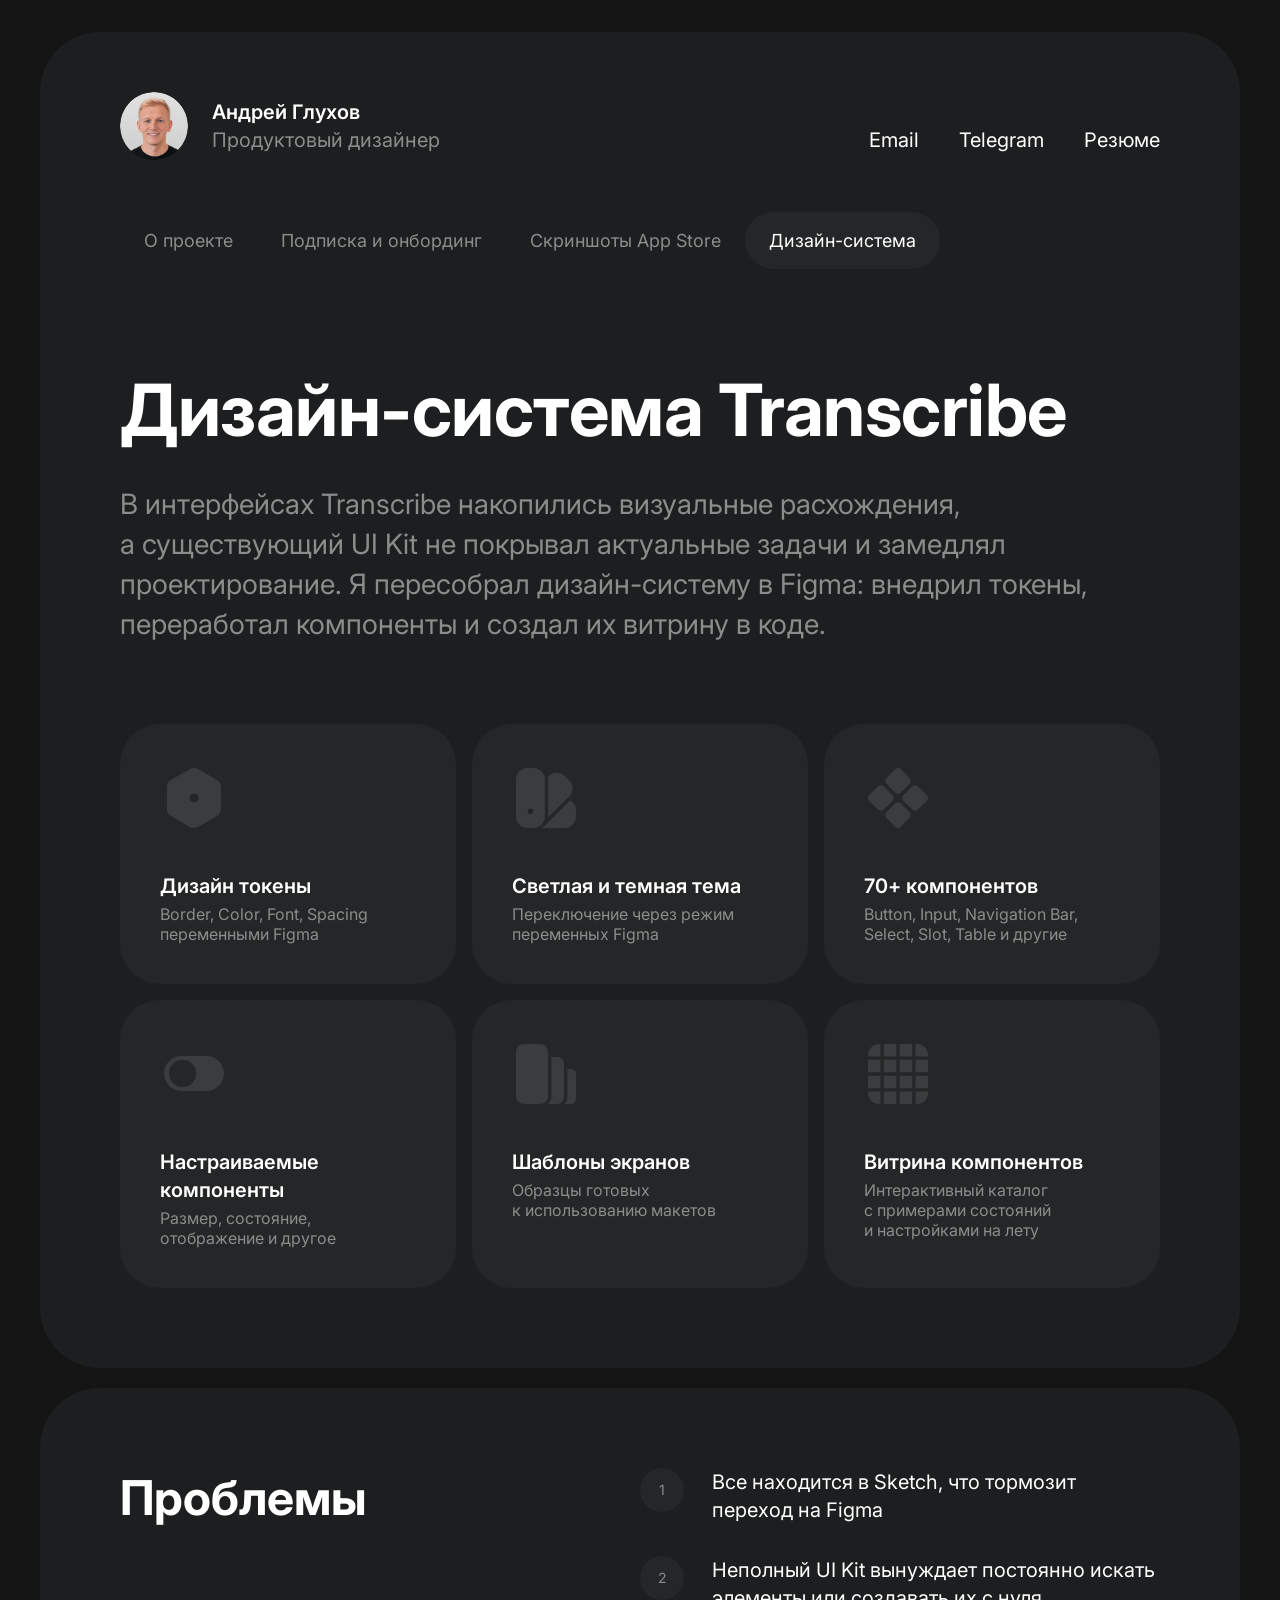
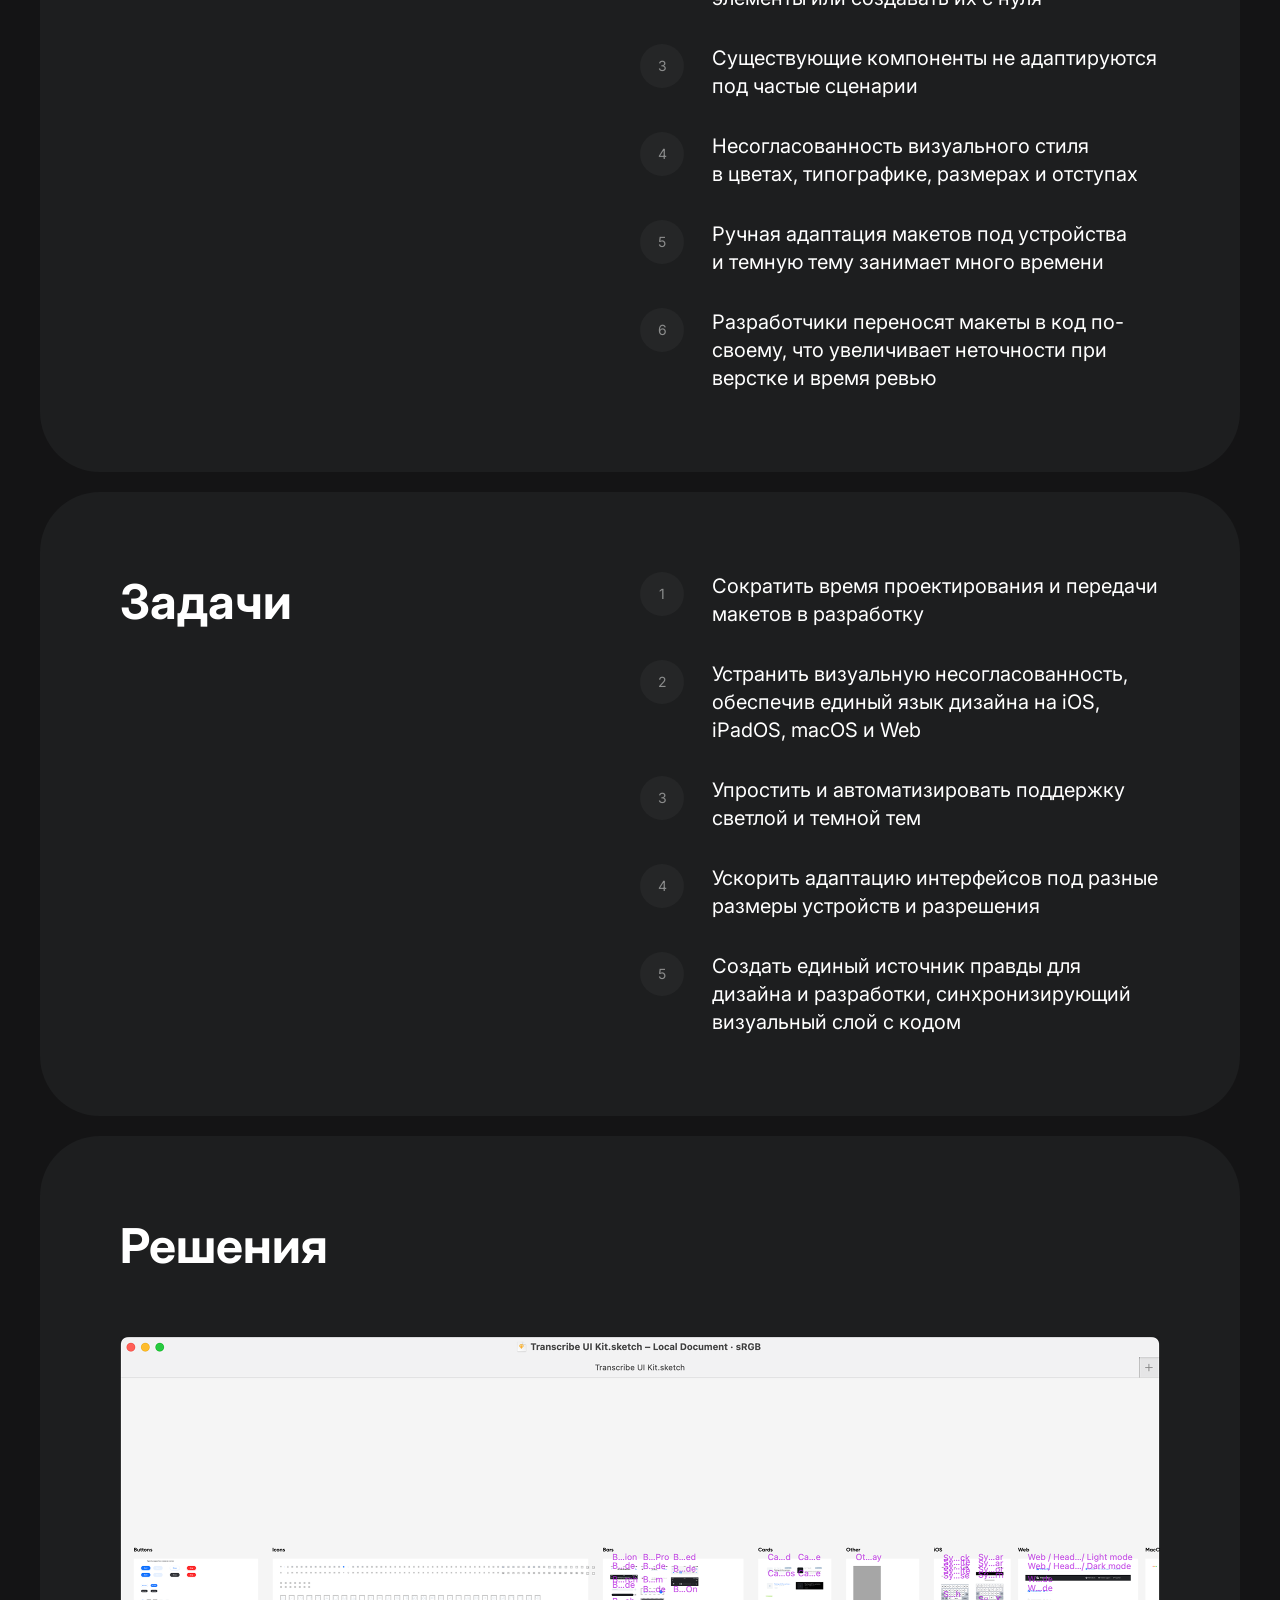
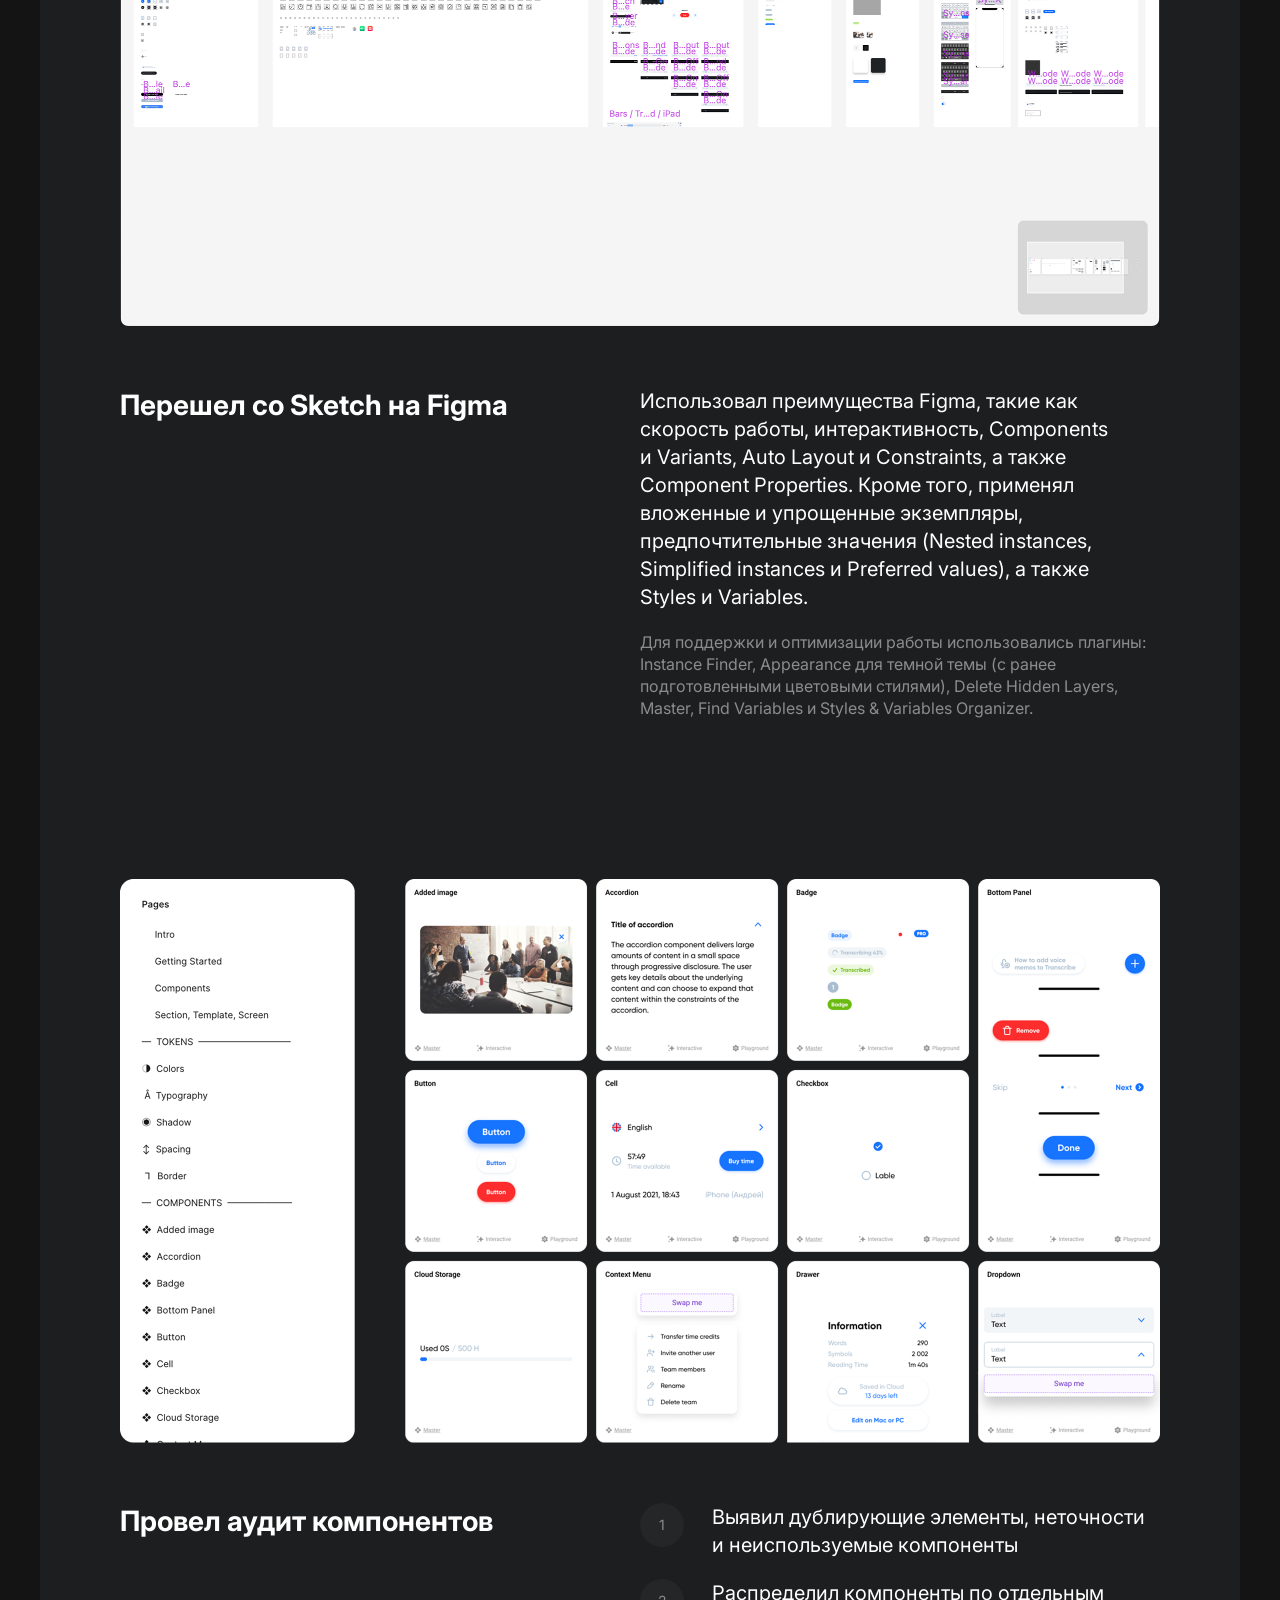
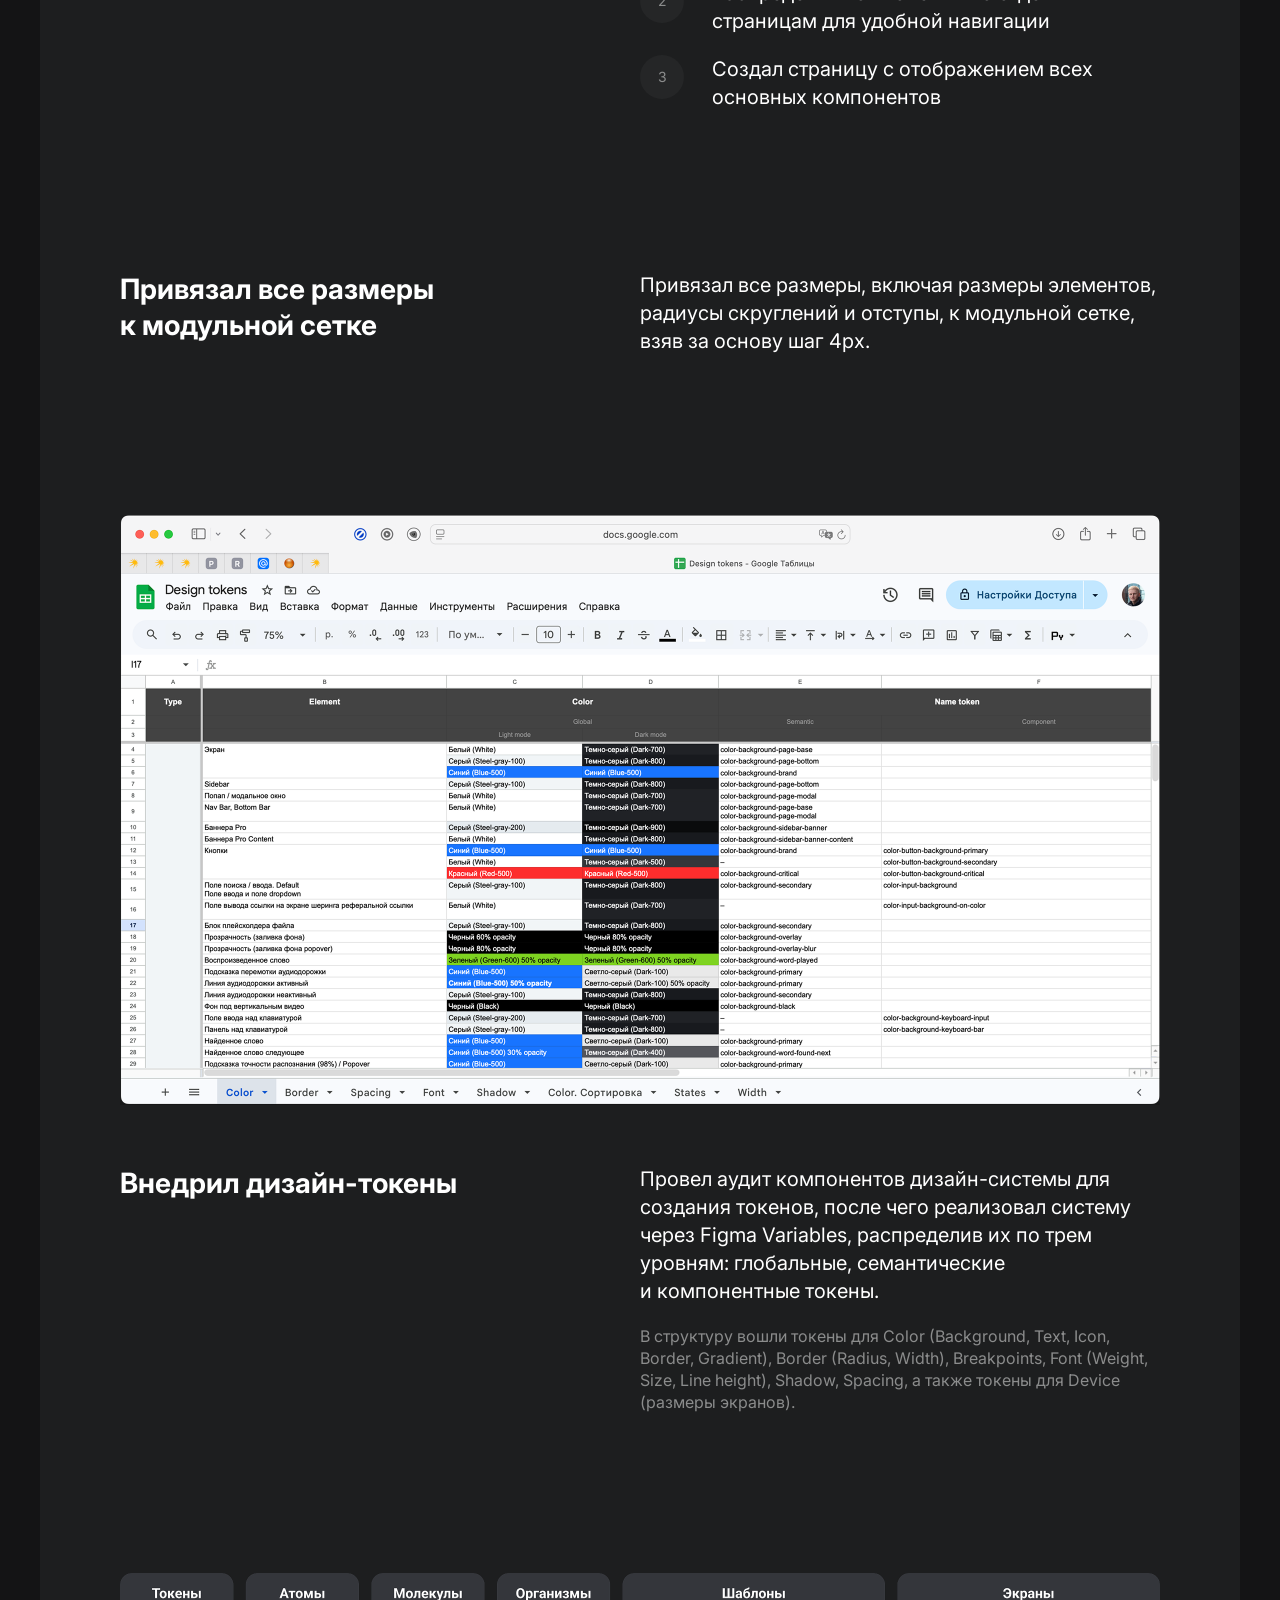
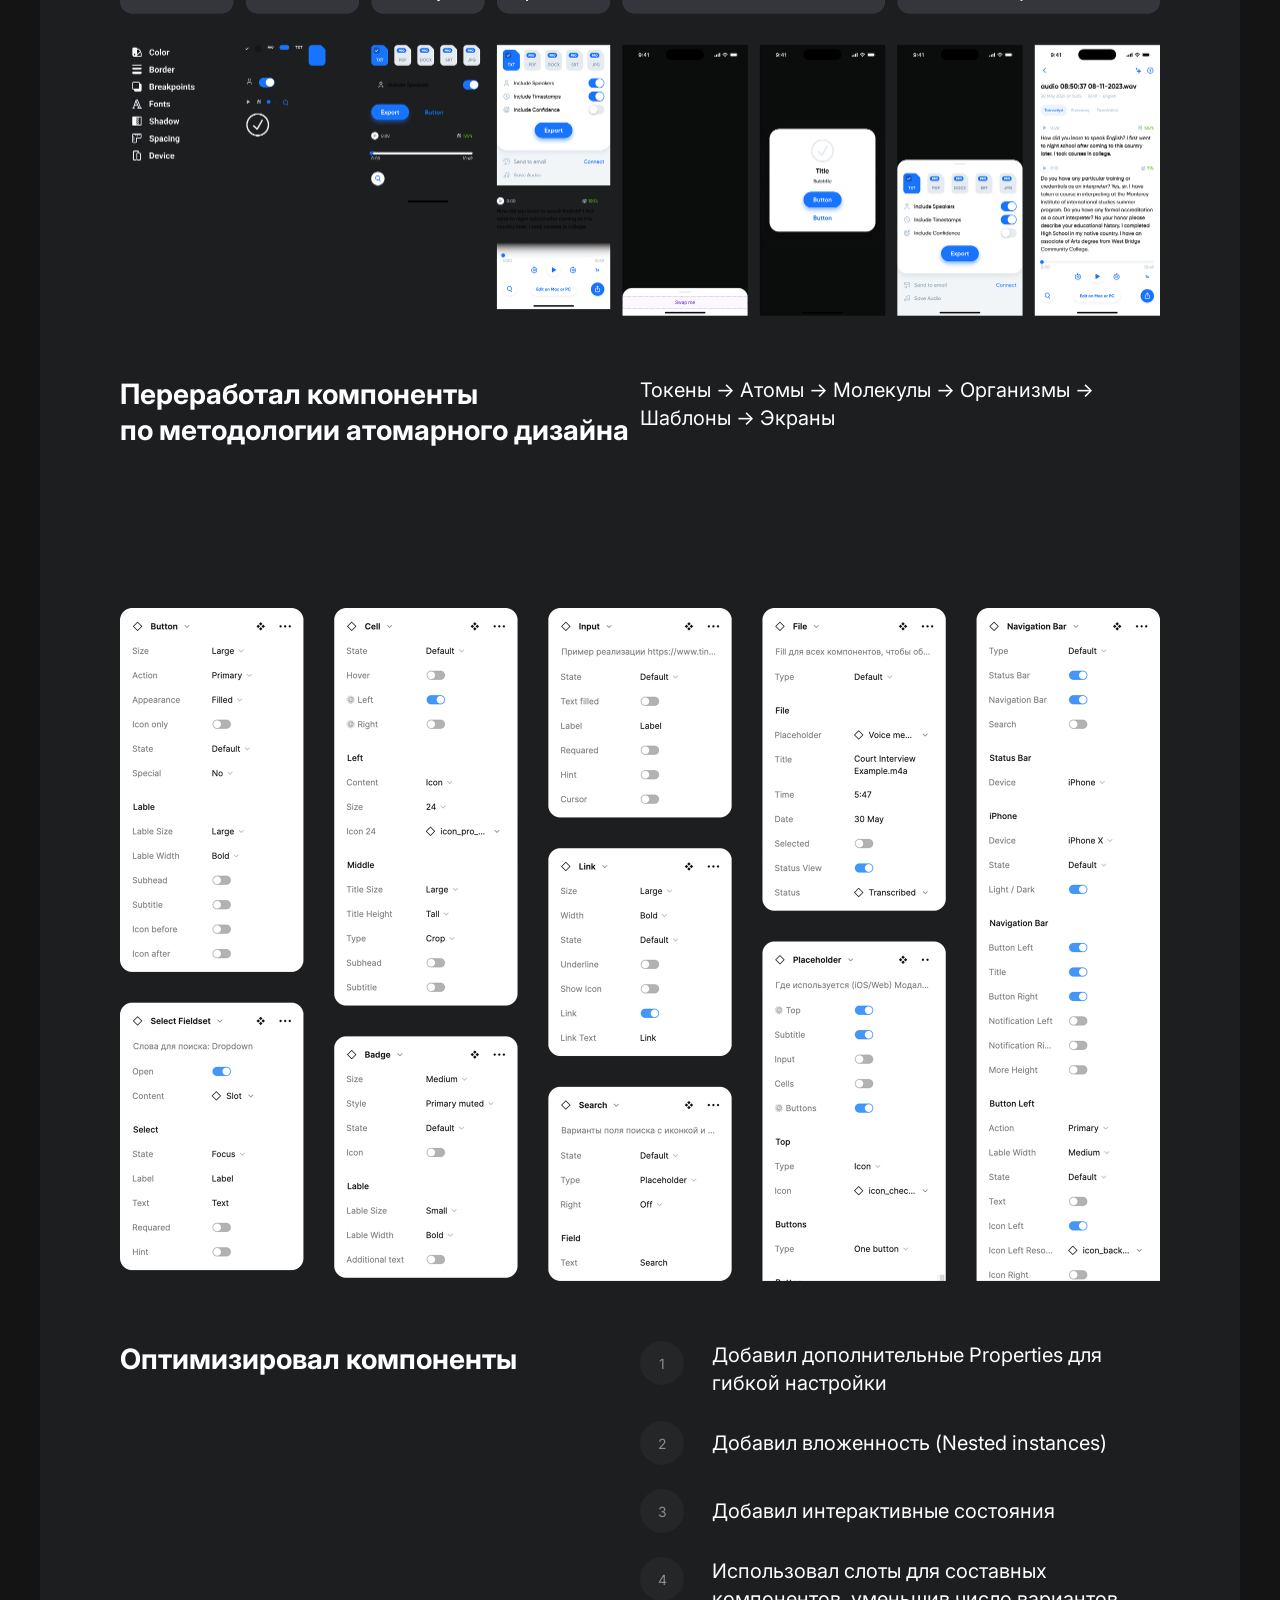
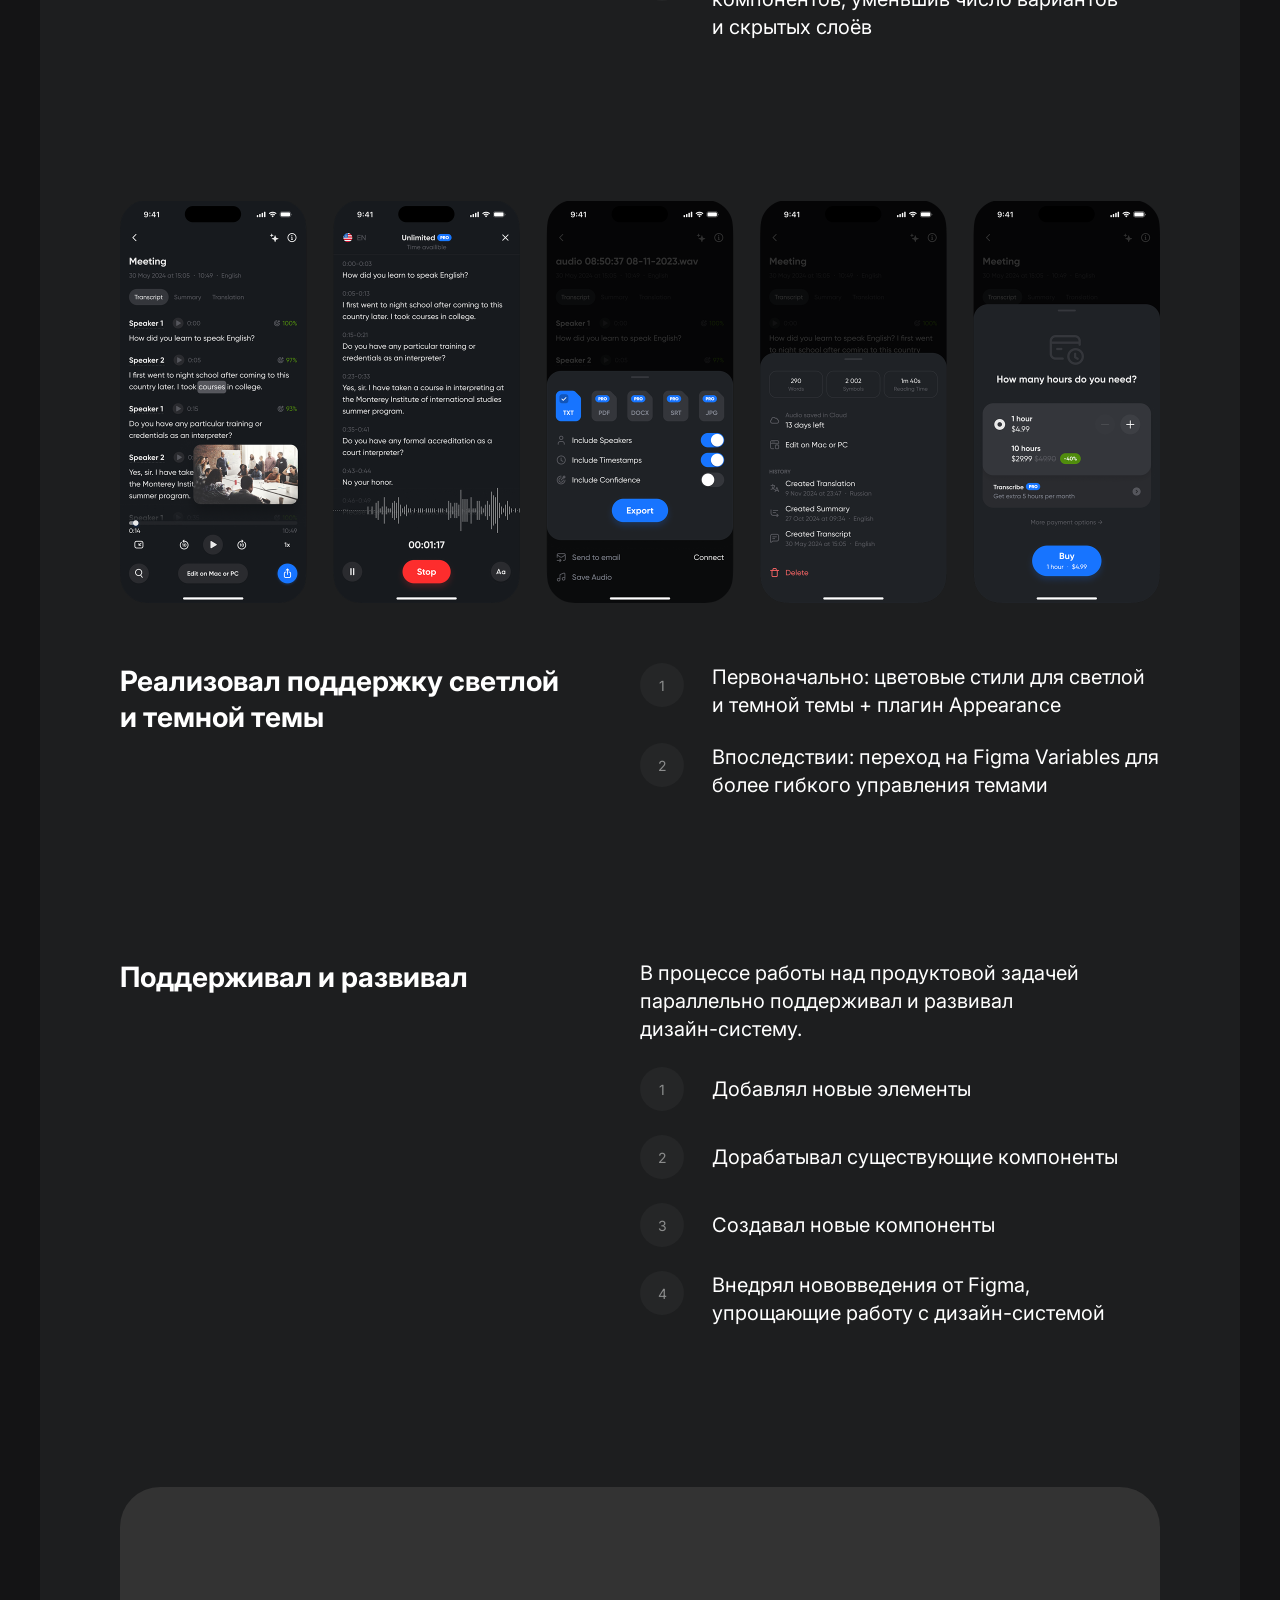
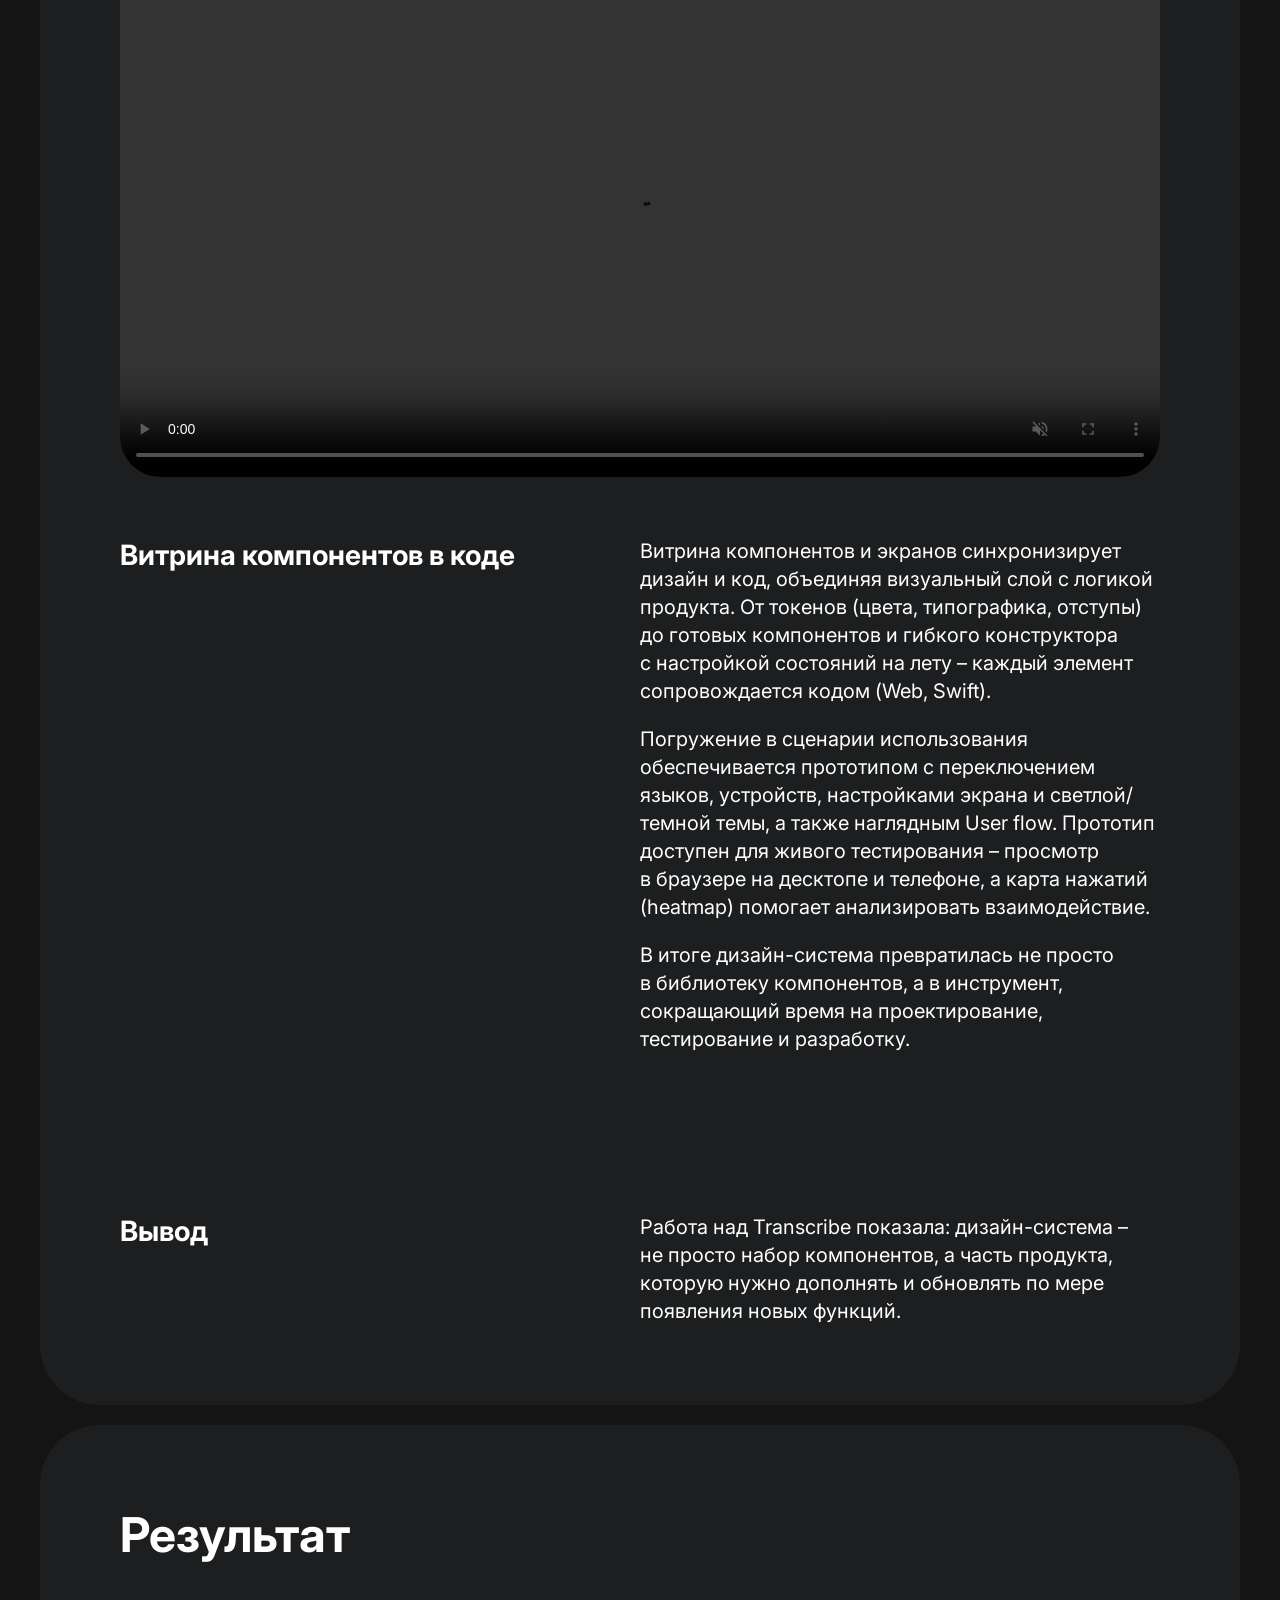
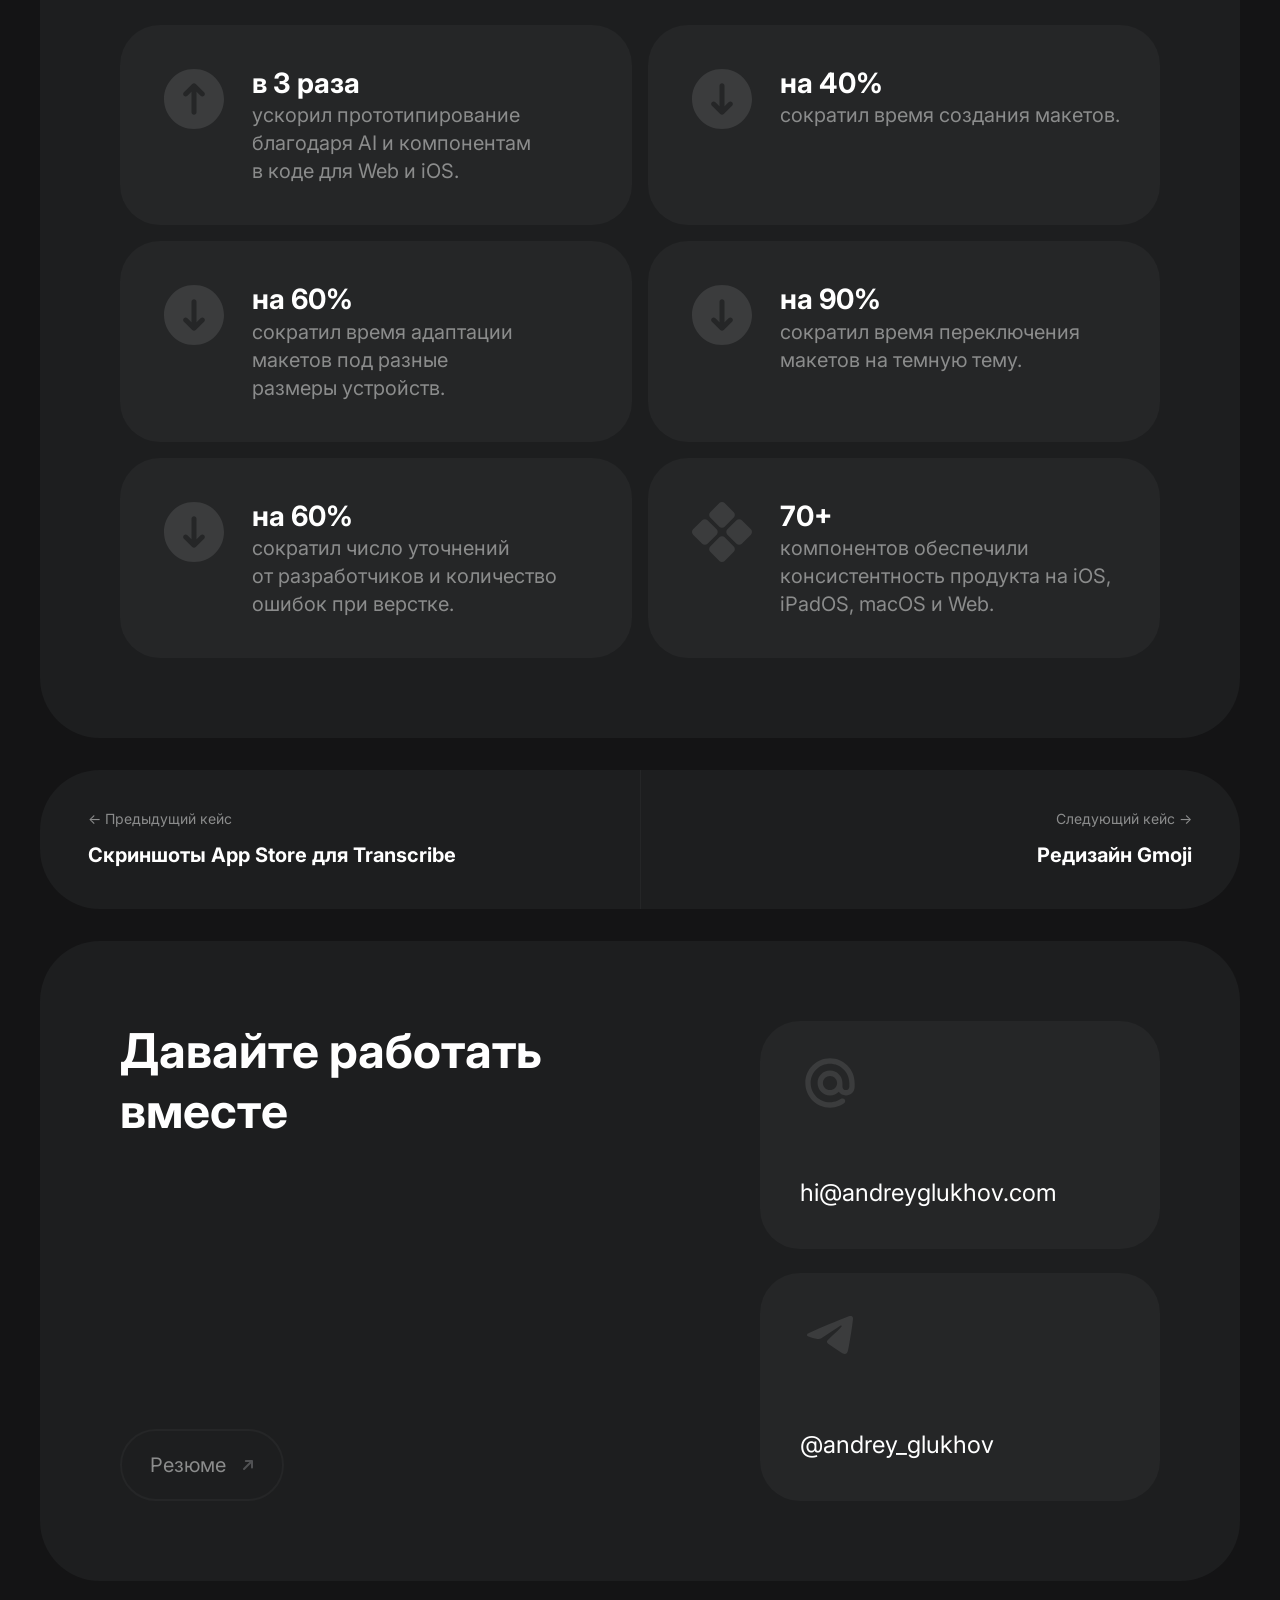
<file: transcribe-design-system/index.html>
<!DOCTYPE html>
<html lang="ru">
<head>
  <meta charset="UTF-8">
  <meta name="viewport" content="width=device-width, initial-scale=1.0, viewport-fit=cover">
  <!-- Yandex.Metrika counter -->
  <script type="text/javascript">
    (function(m,e,t,r,i,k,a){
        m[i]=m[i]||function(){(m[i].a=m[i].a||[]).push(arguments)};
        m[i].l=1*new Date();
        for (var j = 0; j < document.scripts.length; j++) {if (document.scripts[j].src === r) { return; }}
        k=e.createElement(t),a=e.getElementsByTagName(t)[0],k.async=1,k.src=r,a.parentNode.insertBefore(k,a)
    })(window, document,'script','https://mc.yandex.ru/metrika/tag.js?id=114570812', 'ym');

    ym(114570812, 'init', {ssr:true, webvisor:true, clickmap:true, ecommerce:"dataLayer", referrer: document.referrer, url: location.href, accurateTrackBounce:true, trackLinks:true});
  </script>
  
  <!-- /Yandex.Metrika counter -->
  <meta name="description" content="Внедрил токены, обновил более 70 компонентов, подготовил шаблоны экранов и витрину компонентов в коде.">
  <title>Дизайн-система Transcribe – Андрей Глухов</title>
  <link rel="icon" type="image/png" sizes="32x32" href="/assets/favicon-32x32.png?v=20260929-avatar">
  <link rel="icon" type="image/png" sizes="16x16" href="/assets/favicon-16x16.png?v=20260929-avatar">
  <link rel="apple-touch-icon" href="/assets/apple-touch-icon.png?v=20260929-avatar">
  <link rel="preconnect" href="https://fonts.googleapis.com">
  <link rel="preconnect" href="https://fonts.gstatic.com" crossorigin>
  <link href="https://fonts.googleapis.com/css2?family=Inter:wght@400;500;600;700&display=swap" rel="stylesheet">
  <link rel="stylesheet" href="/css/styles.css?v=shared-header-1">
  <script src="/js/project-nav.js?v=project-nav-fade-4" defer></script>
  <link rel="stylesheet" href="/css/transcribe-tabs.css?v=18">
  <script src="/js/transcribe-tabs.js?v=github-pages-1" defer></script>
  <script src="/js/pages-index-url.js"></script>
</head>
<body>
  <noscript><div><img src="https://mc.yandex.ru/watch/114570812" style="position:absolute; left:-9999px;" alt="" /></div></noscript>
  <header class="mobile-header" data-mobile-floating-header>
    <div class="mobile-header__bar">
      <div class="mobile-header__profile">
        <a class="mobile-header__avatar" href="/" aria-label="Главная">
          <img src="/assets/img_avatar.png" alt="" width="52" height="52">
        </a>
        <div class="mobile-header__info">
          <a class="mobile-header__name" href="/">Андрей Глухов</a>
          <p class="mobile-header__role">Продуктовый дизайнер</p>
        </div>
      </div>
      <button class="mobile-header__menu-btn" type="button" aria-expanded="false" aria-controls="mobile-header-menu" aria-label="Открыть меню">
        <img src="/assets/icon_menu_24.svg" alt="" width="24" height="24" aria-hidden="true">
      </button>
    </div>
    <div class="mobile-header__menu" id="mobile-header-menu" role="dialog" aria-modal="true" aria-label="Меню сайта" hidden>
      <div class="mobile-header__menu-top">
        <button class="mobile-header__close-btn" type="button" aria-label="Закрыть меню">
          <img src="/assets/icon_close_24.svg" alt="" width="24" height="24" aria-hidden="true">
        </button>
      </div>
      <nav class="mobile-header__menu-nav" aria-label="Навигация по проектам">
        <a class="mobile-header__menu-link" href="/">Главная</a>
        <a class="mobile-header__menu-link" href="/transcribe/">Transcribe</a>
        <a class="mobile-header__menu-link" href="/transcribe-design-system/">Дизайн-система Transcribe</a>
        <a class="mobile-header__menu-link" href="/gmoji/">Gmoji</a>
      </nav>
      <div class="mobile-header__menu-contacts">
        <button class="mobile-header__contact-link email-copy" type="button" data-email="hi@andreyglukhov.com" aria-label="Скопировать email hi@andreyglukhov.com"><span>Email</span><span class="email-copy__icons" aria-hidden="true"><svg class="email-copy__copy" width="16" height="16" viewBox="0 0 24 24" fill="none" xmlns="http://www.w3.org/2000/svg">
<path d="M9 15C9 12.1716 9 10.7574 9.87868 9.87868C10.7574 9 12.1716 9 15 9L16 9C18.8284 9 20.2426 9 21.1213 9.87868C22 10.7574 22 12.1716 22 15V16C22 18.8284 22 20.2426 21.1213 21.1213C20.2426 22 18.8284 22 16 22H15C12.1716 22 10.7574 22 9.87868 21.1213C9 20.2426 9 18.8284 9 16L9 15Z" stroke="currentColor" stroke-width="1.5" stroke-linecap="round" stroke-linejoin="round"/>
<path d="M16.9999 9C16.9975 6.04291 16.9528 4.51121 16.092 3.46243C15.9258 3.25989 15.7401 3.07418 15.5376 2.90796C14.4312 2 12.7875 2 9.5 2C6.21252 2 4.56878 2 3.46243 2.90796C3.25989 3.07417 3.07418 3.25989 2.90796 3.46243C2 4.56878 2 6.21252 2 9.5C2 12.7875 2 14.4312 2.90796 15.5376C3.07417 15.7401 3.25989 15.9258 3.46243 16.092C4.51121 16.9528 6.04291 16.9975 9 16.9999" stroke="currentColor" stroke-width="1.5" stroke-linecap="round" stroke-linejoin="round"/>
</svg><svg class="email-copy__check" width="16" height="16" viewBox="0 0 24 24" fill="none" stroke="currentColor" stroke-width="2" stroke-linecap="round" stroke-linejoin="round"><path d="m5 12 4 4L19 6"/></svg></span></button>
        <a class="mobile-header__contact-link external-link" href="https://t.me/andrey_glukhov" target="_blank" rel="noopener noreferrer" aria-label="Telegram — открыть в новой вкладке">Telegram<svg class="external-link__arrow" aria-hidden="true" width="20" height="20" viewBox="0 0 20 20" fill="none" xmlns="http://www.w3.org/2000/svg">
<path d="M14.002 5C14.2671 5.00006 14.5215 5.10549 14.709 5.29297C14.8965 5.48049 15.002 5.73484 15.002 6V12.4453C15.0018 12.9973 14.554 13.4452 14.002 13.4453C13.4498 13.4453 13.0022 12.9974 13.002 12.4453V8.37891L6.70901 14.7051C6.31962 15.0965 5.6865 15.0981 5.29495 14.709C4.9035 14.3195 4.90175 13.6865 5.29104 13.2949L11.5537 7H7.87014C7.31786 7 6.87014 6.55228 6.87014 6C6.87014 5.44772 7.31786 5 7.87014 5H14.002Z" fill="currentColor"/>
</svg></a>
        <a class="mobile-header__contact-link mobile-header__contact-link--resume" href="/cv.pdf" target="_blank" rel="noopener noreferrer">
          Резюме
          <svg aria-hidden="true" class="icon-color--subtle" width="20" height="20" viewBox="0 0 20 20" fill="none" xmlns="http://www.w3.org/2000/svg"><path d="M14.002 5C14.2671 5.00006 14.5215 5.10549 14.709 5.29297C14.8965 5.48049 15.002 5.73484 15.002 6V12.4453C15.0018 12.9973 14.554 13.4452 14.002 13.4453C13.4498 13.4453 13.0022 12.9974 13.002 12.4453V8.37891L6.70901 14.7051C6.31962 15.0965 5.6865 15.0981 5.29495 14.709C4.9035 14.3195 4.90175 13.6865 5.29104 13.2949L11.5537 7H7.87014C7.31786 7 6.87014 6.55228 6.87014 6C6.87014 5.44772 7.31786 5 7.87014 5H14.002Z" fill="currentColor"/></svg>
        </a>
      </div>
    </div>
  </header>
  <div class="page page--inner">

    <main data-transcribe-case>
      <article class="page__container card card--hero page-inner__cover page-inner__cover--project-nav">

        <header class="header">
          <div class="header__profile">
            <figure class="header__avatar">
              <img src="/assets/img_avatar.png" alt="Фото Андрея Глухова" width="68" height="68">
            </figure>
            <div class="header__info">
              <a class="header__name" href="/">Андрей Глухов</a>
              <p class="header__role">Продуктовый дизайнер</p>
            </div>
          </div>

          <nav class="header__nav" aria-label="Основная навигация">
            <button class="header__link email-copy" type="button" data-email="hi@andreyglukhov.com" aria-label="Скопировать email hi@andreyglukhov.com"><span>Email</span><span class="email-copy__icons" aria-hidden="true"><svg class="email-copy__copy" width="16" height="16" viewBox="0 0 24 24" fill="none" xmlns="http://www.w3.org/2000/svg">
<path d="M9 15C9 12.1716 9 10.7574 9.87868 9.87868C10.7574 9 12.1716 9 15 9L16 9C18.8284 9 20.2426 9 21.1213 9.87868C22 10.7574 22 12.1716 22 15V16C22 18.8284 22 20.2426 21.1213 21.1213C20.2426 22 18.8284 22 16 22H15C12.1716 22 10.7574 22 9.87868 21.1213C9 20.2426 9 18.8284 9 16L9 15Z" stroke="currentColor" stroke-width="1.5" stroke-linecap="round" stroke-linejoin="round"/>
<path d="M16.9999 9C16.9975 6.04291 16.9528 4.51121 16.092 3.46243C15.9258 3.25989 15.7401 3.07418 15.5376 2.90796C14.4312 2 12.7875 2 9.5 2C6.21252 2 4.56878 2 3.46243 2.90796C3.25989 3.07417 3.07418 3.25989 2.90796 3.46243C2 4.56878 2 6.21252 2 9.5C2 12.7875 2 14.4312 2.90796 15.5376C3.07417 15.7401 3.25989 15.9258 3.46243 16.092C4.51121 16.9528 6.04291 16.9975 9 16.9999" stroke="currentColor" stroke-width="1.5" stroke-linecap="round" stroke-linejoin="round"/>
</svg><svg class="email-copy__check" width="16" height="16" viewBox="0 0 24 24" fill="none" stroke="currentColor" stroke-width="2" stroke-linecap="round" stroke-linejoin="round"><path d="m5 12 4 4L19 6"/></svg></span></button>
            <a class="header__link external-link" href="https://t.me/andrey_glukhov" target="_blank" rel="noopener noreferrer" aria-label="Telegram — открыть в новой вкладке">Telegram<svg class="external-link__arrow" aria-hidden="true" width="20" height="20" viewBox="0 0 20 20" fill="none" xmlns="http://www.w3.org/2000/svg">
<path d="M14.002 5C14.2671 5.00006 14.5215 5.10549 14.709 5.29297C14.8965 5.48049 15.002 5.73484 15.002 6V12.4453C15.0018 12.9973 14.554 13.4452 14.002 13.4453C13.4498 13.4453 13.0022 12.9974 13.002 12.4453V8.37891L6.70901 14.7051C6.31962 15.0965 5.6865 15.0981 5.29495 14.709C4.9035 14.3195 4.90175 13.6865 5.29104 13.2949L11.5537 7H7.87014C7.31786 7 6.87014 6.55228 6.87014 6C6.87014 5.44772 7.31786 5 7.87014 5H14.002Z" fill="currentColor"/>
</svg></a>
            <a class="header__link external-link" href="/cv.pdf" target="_blank" rel="noopener noreferrer" aria-label="Резюме — открыть в новой вкладке">Резюме<svg class="external-link__arrow" aria-hidden="true" width="20" height="20" viewBox="0 0 20 20" fill="none" xmlns="http://www.w3.org/2000/svg">
<path d="M14.002 5C14.2671 5.00006 14.5215 5.10549 14.709 5.29297C14.8965 5.48049 15.002 5.73484 15.002 6V12.4453C15.0018 12.9973 14.554 13.4452 14.002 13.4453C13.4498 13.4453 13.0022 12.9974 13.002 12.4453V8.37891L6.70901 14.7051C6.31962 15.0965 5.6865 15.0981 5.29495 14.709C4.9035 14.3195 4.90175 13.6865 5.29104 13.2949L11.5537 7H7.87014C7.31786 7 6.87014 6.55228 6.87014 6C6.87014 5.44772 7.31786 5 7.87014 5H14.002Z" fill="currentColor"/>
</svg></a>
          </nav>
        <button class="header__menu-btn mobile-header__menu-btn" type="button" aria-expanded="false" aria-controls="mobile-header-menu" aria-label="Открыть меню">
            <img src="/assets/icon_menu_24.svg" alt="" width="24" height="24" aria-hidden="true">
          </button>
        </header>

        <nav class="project-nav" tabindex="0" aria-label="Материалы проекта Transcribe">
          <a class="project-nav__link" href="/transcribe/">О проекте</a>
          <a class="project-nav__link" href="/transcribe-subscription/">Подписка и онбординг</a>
          <a class="project-nav__link" href="/transcribe-app-store/">Скриншоты App Store</a>
          <a class="project-nav__link" href="/transcribe-design-system/" aria-current="page">Дизайн-система</a>
        </nav>
        <div class="project-case-intro">

        <h1 class="page-inner__title">Дизайн-система Transcribe</h1>

        <p class="page-inner__lead">
          В&nbsp;интерфейсах Transcribe накопились визуальные расхождения, а&nbsp;существующий UI&nbsp;Kit не&nbsp;покрывал актуальные задачи и&nbsp;замедлял проектирование. Я&nbsp;пересобрал дизайн-систему в&nbsp;Figma: внедрил токены, переработал компоненты и&nbsp;создал их&nbsp;витрину в&nbsp;коде.
        </p>

        <ul class="page-inner__features" aria-label="Ключевые элементы дизайн-системы">
          <li class="page-inner__feature-card">
            <img class="page-inner__feature-icon" src="/assets/icon_token_68.svg" alt="" width="68" height="68" aria-hidden="true">
            <div class="page-inner__feature-body">
              <p class="page-inner__feature-title">Дизайн токены</p>
              <p class="page-inner__feature-text">Border, Color, Font, Spacing переменными Figma</p>
            </div>
          </li>
          <li class="page-inner__feature-card">
            <img class="page-inner__feature-icon" src="/assets/icon_appearance_68.svg" alt="" width="68" height="68" aria-hidden="true">
            <div class="page-inner__feature-body">
              <p class="page-inner__feature-title">Светлая и&nbsp;темная тема</p>
              <p class="page-inner__feature-text">Переключение через режим переменных Figma</p>
            </div>
          </li>
          <li class="page-inner__feature-card">
            <img class="page-inner__feature-icon" src="/assets/icon_component_68.svg" alt="" width="68" height="68" aria-hidden="true">
            <div class="page-inner__feature-body">
              <p class="page-inner__feature-title">70+ компонентов</p>
              <p class="page-inner__feature-text">Button, Input, Navigation Bar, Select, Slot, Table и&nbsp;другие</p>
            </div>
          </li>
          <li class="page-inner__feature-card">
            <img class="page-inner__feature-icon" src="/assets/icon_component_settings_68.svg" alt="" width="68" height="68" aria-hidden="true">
            <div class="page-inner__feature-body">
              <p class="page-inner__feature-title">Настраиваемые компоненты</p>
              <p class="page-inner__feature-text">Размер, состояние, отображение и&nbsp;другое</p>
            </div>
          </li>
          <li class="page-inner__feature-card">
            <img class="page-inner__feature-icon" src="/assets/icon_templates_68.svg" alt="" width="68" height="68" aria-hidden="true">
            <div class="page-inner__feature-body">
              <p class="page-inner__feature-title">Шаблоны экранов</p>
              <p class="page-inner__feature-text">Образцы готовых к&nbsp;использованию макетов</p>
            </div>
          </li>
          <li class="page-inner__feature-card">
            <img class="page-inner__feature-icon" src="/assets/icon_grid_68.svg" alt="" width="68" height="68" aria-hidden="true">
            <div class="page-inner__feature-body">
              <p class="page-inner__feature-title">Витрина компонентов</p>
              <p class="page-inner__feature-text">Интерактивный каталог с&nbsp;примерами состояний и&nbsp;настройками на&nbsp;лету</p>
            </div>
          </li>
        </ul>
        </div>
      </article>

      <section class="page__container card page-inner__section page-inner__section--problems" aria-labelledby="problems-heading">
        <div class="page-inner__section-layout">
          <h2 class="page-inner__section-heading" id="problems-heading">Проблемы</h2>
          <ol class="page-inner__list">
            <li class="page-inner__list-item">
              <span class="page-inner__badge" aria-hidden="true">1</span>
              <p class="page-inner__list-text">Все находится в Sketch, что тормозит переход на Figma</p>
            </li>
            <li class="page-inner__list-item">
              <span class="page-inner__badge" aria-hidden="true">2</span>
              <p class="page-inner__list-text">Неполный UI Kit вынуждает постоянно искать элементы или создавать их с нуля</p>
            </li>
            <li class="page-inner__list-item">
              <span class="page-inner__badge" aria-hidden="true">3</span>
              <p class="page-inner__list-text">Существующие компоненты не адаптируются под частые сценарии</p>
            </li>
            <li class="page-inner__list-item">
              <span class="page-inner__badge" aria-hidden="true">4</span>
              <p class="page-inner__list-text">Несогласованность визуального стиля в цветах, типографике, размерах и отступах</p>
            </li>
            <li class="page-inner__list-item">
              <span class="page-inner__badge" aria-hidden="true">5</span>
              <p class="page-inner__list-text">Ручная адаптация макетов под устройства и темную тему занимает много времени</p>
            </li>
            <li class="page-inner__list-item">
              <span class="page-inner__badge" aria-hidden="true">6</span>
              <p class="page-inner__list-text">Разработчики переносят макеты в код по-своему, что увеличивает неточности при верстке и время ревью</p>
            </li>
          </ol>
        </div>
      </section>

      <section class="page__container card page-inner__section page-inner__section--tasks" aria-labelledby="tasks-heading">
        <div class="page-inner__section-layout">
          <h2 class="page-inner__section-heading" id="tasks-heading">Задачи</h2>
          <ol class="page-inner__list">
            <li class="page-inner__list-item">
              <span class="page-inner__badge" aria-hidden="true">1</span>
              <p class="page-inner__list-text">Сократить время проектирования и передачи макетов в разработку</p>
            </li>
            <li class="page-inner__list-item">
              <span class="page-inner__badge" aria-hidden="true">2</span>
              <p class="page-inner__list-text">Устранить визуальную несогласованность, обеспечив единый язык дизайна на iOS, iPadOS, macOS и Web</p>
            </li>
            <li class="page-inner__list-item">
              <span class="page-inner__badge" aria-hidden="true">3</span>
              <p class="page-inner__list-text">Упростить и автоматизировать поддержку светлой и темной тем</p>
            </li>
            <li class="page-inner__list-item">
              <span class="page-inner__badge" aria-hidden="true">4</span>
              <p class="page-inner__list-text">Ускорить адаптацию интерфейсов под разные размеры устройств и разрешения</p>
            </li>
            <li class="page-inner__list-item">
              <span class="page-inner__badge" aria-hidden="true">5</span>
              <p class="page-inner__list-text">Создать единый источник правды для дизайна и разработки, синхронизирующий визуальный слой с кодом</p>
            </li>
          </ol>
        </div>
      </section>

      <section class="page__container card page-inner__section page-inner__section--solutions" aria-labelledby="solutions-heading">
        <h2 class="page-inner__section-heading" id="solutions-heading">Решения</h2>

        <article class="page-inner__solution-card page-inner__solution-card--sketch-figma">
          <figure
            class="page-inner__solution-media"
            role="region"
            aria-label="Скриншот миграции дизайн-системы из Sketch в Figma"
          >
            <img
              src="/assets/img_transcribe_design_system_old.png"
              alt=""
              width="1040"
              height="590"
              loading="lazy"
              decoding="async"
            >
          </figure>

          <div class="page-inner__solution-body">
            <h3 class="page-inner__solution-title">Перешел со Sketch на Figma</h3>

            <div class="page-inner__solution-desc">
              <p class="page-inner__list-text">
                Использовал преимущества Figma, такие как скорость работы, интерактивность, Components и Variants, Auto Layout и Constraints, а также Component Properties. Кроме того, применял вложенные и упрощенные экземпляры, предпочтительные значения (Nested instances, Simplified instances и Preferred values), а также Styles и Variables.
              </p>
              <p class="page-inner__solution-caption">
                Для поддержки и оптимизации работы использовались плагины: Instance Finder, Appearance для темной темы (с ранее подготовленными цветовыми стилями), Delete Hidden Layers, Master, Find Variables и Styles &amp; Variables Organizer.
              </p>
            </div>
          </div>
        </article>

        <article class="page-inner__solution-card page-inner__solution-card--component-audit">
          <figure
            class="page-inner__solution-media"
            role="region"
            aria-label="Скриншот аудита компонентов дизайн-системы"
          >
            <img
              src="/assets/img_transcribe_design_system_new.png"
              alt=""
              width="1040"
              height="564"
              loading="lazy"
              decoding="async"
            >
          </figure>

          <div class="page-inner__solution-body">
            <h3 class="page-inner__solution-title">Провел аудит компонентов</h3>

            <ol class="page-inner__solution-list">
              <li class="page-inner__solution-item">
                <span class="page-inner__badge" aria-hidden="true">1</span>
                <p class="page-inner__list-text">Выявил дублирующие элементы, неточности и неиспользуемые компоненты</p>
              </li>
              <li class="page-inner__solution-item">
                <span class="page-inner__badge" aria-hidden="true">2</span>
                <p class="page-inner__list-text">Распределил компоненты по отдельным страницам для удобной навигации</p>
              </li>
              <li class="page-inner__solution-item">
                <span class="page-inner__badge" aria-hidden="true">3</span>
                <p class="page-inner__list-text">Создал страницу с отображением всех основных компонентов</p>
              </li>
            </ol>
          </div>
        </article>

        <article class="page-inner__solution-card page-inner__solution-card--modular-grid">
          <div class="page-inner__solution-body">
            <h3 class="page-inner__solution-title">Привязал все размеры к модульной сетке</h3>
            <p class="page-inner__list-text">
              Привязал все размеры, включая размеры элементов, радиусы скруглений и отступы, к модульной сетке, взяв за основу шаг 4px.
            </p>
          </div>
        </article>

        <article class="page-inner__solution-card page-inner__solution-card--design-tokens">
          <figure
            class="page-inner__solution-media"
            role="region"
            aria-label="Скриншот таблицы дизайн-токенов"
          >
            <img
              src="/assets/img_transcribe_design_system_audit.png"
              alt=""
              width="1040"
              height="590"
              loading="lazy"
              decoding="async"
            >
          </figure>

          <div class="page-inner__solution-body">
            <h3 class="page-inner__solution-title">Внедрил дизайн-токены</h3>

            <div class="page-inner__solution-desc">
              <p class="page-inner__list-text">
                Провел аудит компонентов дизайн-системы для создания токенов, после чего реализовал систему через Figma Variables, распределив их по трем уровням: глобальные, семантические и компонентные токены.
              </p>
              <p class="page-inner__solution-caption">
                В структуру вошли токены для Color (Background, Text, Icon, Border, Gradient), Border (Radius, Width), Breakpoints, Font (Weight, Size, Line height), Shadow, Spacing, а также токены для Device (размеры экранов).
              </p>
            </div>
          </div>
        </article>

        <article class="page-inner__solution-card page-inner__solution-card--atomic-design">
          <figure
            class="page-inner__solution-media"
            role="region"
            aria-label="Схема атомарного дизайна: от токенов до экранов"
          >
            <img
              src="/assets/img_transcribe_design_system_atoms.png"
              alt=""
              width="1040"
              height="343"
              loading="lazy"
              decoding="async"
            >
          </figure>

          <div class="page-inner__solution-body">
            <h3 class="page-inner__solution-title">Переработал компоненты по методологии атомарного дизайна</h3>
            <p class="page-inner__list-text">Токены → Атомы → Молекулы → Организмы → Шаблоны → Экраны</p>
          </div>
        </article>

        <article class="page-inner__solution-card page-inner__solution-card--optimized-components">
          <figure
            class="page-inner__solution-media"
            role="region"
            aria-label="Скриншот настроек компонентов дизайн-системы"
          >
            <img
              src="/assets/img_transcribe_design_system_settings.png"
              alt=""
              width="1040"
              height="673"
              loading="lazy"
              decoding="async"
            >
          </figure>

          <div class="page-inner__solution-body">
            <h3 class="page-inner__solution-title">Оптимизировал компоненты</h3>

            <ol class="page-inner__solution-list">
              <li class="page-inner__solution-item">
                <span class="page-inner__badge" aria-hidden="true">1</span>
                <p class="page-inner__list-text">Добавил дополнительные Properties для гибкой настройки</p>
              </li>
              <li class="page-inner__solution-item">
                <span class="page-inner__badge" aria-hidden="true">2</span>
                <p class="page-inner__list-text">Добавил вложенность (Nested instances)</p>
              </li>
              <li class="page-inner__solution-item">
                <span class="page-inner__badge" aria-hidden="true">3</span>
                <p class="page-inner__list-text">Добавил интерактивные состояния</p>
              </li>
              <li class="page-inner__solution-item">
                <span class="page-inner__badge" aria-hidden="true">4</span>
                <p class="page-inner__list-text">Использовал слоты для составных компонентов, уменьшив число вариантов и скрытых слоёв</p>
              </li>
            </ol>
          </div>
        </article>

        <article class="page-inner__solution-card page-inner__solution-card--theme-support">
          <figure
            class="page-inner__solution-media"
            role="region"
            aria-label="Скриншот светлой и темной темы дизайн-системы"
          >
            <img
              src="/assets/img_transcribe_design_system_dark.png"
              alt=""
              width="1040"
              height="402"
              loading="lazy"
              decoding="async"
            >
          </figure>

          <div class="page-inner__solution-body">
            <h3 class="page-inner__solution-title">Реализовал поддержку светлой и темной темы</h3>

            <ol class="page-inner__solution-list">
              <li class="page-inner__solution-item">
                <span class="page-inner__badge" aria-hidden="true">1</span>
                <p class="page-inner__list-text">Первоначально: цветовые стили для светлой и темной темы + плагин Appearance</p>
              </li>
              <li class="page-inner__solution-item">
                <span class="page-inner__badge" aria-hidden="true">2</span>
                <p class="page-inner__list-text">Впоследствии: переход на Figma Variables для более гибкого управления темами</p>
              </li>
            </ol>
          </div>
        </article>

        <article class="page-inner__solution-card page-inner__solution-card--maintain">
          <div class="page-inner__solution-body">
            <h3 class="page-inner__solution-title">Поддерживал и развивал</h3>

            <div class="page-inner__solution-desc">
              <p class="page-inner__list-text">
                В процессе работы над продуктовой задачей параллельно поддерживал и развивал дизайн-систему.
              </p>

              <ol class="page-inner__solution-list">
                <li class="page-inner__solution-item page-inner__solution-item--single-line">
                  <span class="page-inner__badge" aria-hidden="true">1</span>
                  <p class="page-inner__list-text">Добавлял новые элементы</p>
                </li>
                <li class="page-inner__solution-item page-inner__solution-item--single-line">
                  <span class="page-inner__badge" aria-hidden="true">2</span>
                  <p class="page-inner__list-text">Дорабатывал существующие компоненты</p>
                </li>
                <li class="page-inner__solution-item page-inner__solution-item--single-line">
                  <span class="page-inner__badge" aria-hidden="true">3</span>
                  <p class="page-inner__list-text">Создавал новые компоненты</p>
                </li>
                <li class="page-inner__solution-item">
                  <span class="page-inner__badge" aria-hidden="true">4</span>
                  <p class="page-inner__list-text">Внедрял нововведения от Figma, упрощающие работу с дизайн-системой</p>
                </li>
              </ol>
            </div>
          </div>
        </article>

        <article class="page-inner__solution-card page-inner__solution-card--component-showcase">
          <figure
            class="page-inner__solution-media"
            role="region"
            aria-label="Видео витрины компонентов в коде"
          >
            <video
              width="1040"
              height="590"
              data-case-autoplay
              muted
              loop
              playsinline
              webkit-playsinline
              controls
              preload="none"
            >
              <source src="/assets/ds-transcribe-hd.mp4" type="video/mp4">
            </video>
          </figure>

          <div class="page-inner__solution-body">
            <h3 class="page-inner__solution-title">Витрина компонентов в коде</h3>

            <div class="page-inner__solution-desc">
              <p class="page-inner__list-text">
                Витрина компонентов и экранов синхронизирует дизайн и код, объединяя визуальный слой с логикой продукта. От токенов (цвета, типографика, отступы) до готовых компонентов и гибкого конструктора с настройкой состояний на лету – каждый элемент сопровождается кодом (Web, Swift).
              </p>
              <p class="page-inner__list-text">
                Погружение в сценарии использования обеспечивается прототипом с переключением языков, устройств, настройками экрана и светлой/темной темы, а также наглядным User flow. Прототип доступен для живого тестирования – просмотр в браузере на десктопе и телефоне, а карта нажатий (heatmap) помогает анализировать взаимодействие.
              </p>
              <p class="page-inner__list-text">
                В итоге дизайн-система превратилась не просто в библиотеку компонентов, а в инструмент, сокращающий время на проектирование, тестирование и разработку.
              </p>
            </div>
          </div>
        </article>

        <article class="page-inner__solution-card page-inner__solution-card--takeaway" aria-labelledby="takeaway-heading">
          <div class="page-inner__solution-body">
            <h3 class="page-inner__solution-title" id="takeaway-heading">Вывод</h3>
            <div class="page-inner__solution-content">
              <p class="page-inner__solution-item-text">
                Работа над Transcribe показала: дизайн-система – не просто набор компонентов, а часть продукта, которую нужно дополнять и обновлять по мере появления новых функций.
              </p>
            </div>
          </div>
        </article>
      </section>

      <section class="page__container card page-inner__section page-inner__section--results" aria-labelledby="results-heading">
        <h2 class="page-inner__section-heading" id="results-heading">Результат</h2>
        <ul class="page-inner__results">
          <li class="page-inner__result-card">
            <img loading="lazy" class="page-inner__result-icon" src="/assets/icon_arrow_up_68.svg" alt="" width="68" height="68" aria-hidden="true">
            <div class="page-inner__result-body">
              <p class="page-inner__result-metric">в&nbsp;3&nbsp;раза</p>
              <p class="page-inner__result-text">ускорил прототипирование благодаря AI и компонентам в коде для Web и iOS.</p>
            </div>
          </li>
          <li class="page-inner__result-card">
            <img loading="lazy" class="page-inner__result-icon" src="/assets/icon_arrow_down_68.svg" alt="" width="68" height="68" aria-hidden="true">
            <div class="page-inner__result-body">
              <p class="page-inner__result-metric">на 40%</p>
              <p class="page-inner__result-text">сократил время создания макетов.</p>
            </div>
          </li>
          <li class="page-inner__result-card">
            <img loading="lazy" class="page-inner__result-icon" src="/assets/icon_arrow_down_68.svg" alt="" width="68" height="68" aria-hidden="true">
            <div class="page-inner__result-body">
              <p class="page-inner__result-metric">на 60%</p>
              <p class="page-inner__result-text">сократил время адаптации макетов под разные размеры устройств.</p>
            </div>
          </li>
          <li class="page-inner__result-card">
            <img loading="lazy" class="page-inner__result-icon" src="/assets/icon_arrow_down_68.svg" alt="" width="68" height="68" aria-hidden="true">
            <div class="page-inner__result-body">
              <p class="page-inner__result-metric">на 90%</p>
              <p class="page-inner__result-text">сократил время переключения макетов на темную тему.</p>
            </div>
          </li>
          <li class="page-inner__result-card">
            <img loading="lazy" class="page-inner__result-icon" src="/assets/icon_arrow_down_68.svg" alt="" width="68" height="68" aria-hidden="true">
            <div class="page-inner__result-body">
              <p class="page-inner__result-metric">на 60%</p>
              <p class="page-inner__result-text">сократил число уточнений от разработчиков и количество ошибок при верстке.</p>
            </div>
          </li>
          <li class="page-inner__result-card">
            <img loading="lazy" class="page-inner__result-icon" src="/assets/icon_component_68.svg" alt="" width="68" height="68" aria-hidden="true">
            <div class="page-inner__result-body">
              <p class="page-inner__result-metric">70+</p>
              <p class="page-inner__result-text">компонентов обеспечили консистентность продукта на iOS, iPadOS, macOS и Web.</p>
            </div>
          </li>
        </ul>
      </section>

    <nav class="page__container card case-navigation" aria-label="Навигация по кейсам">
  <a class="interactive-card case-navigation__link" href="/transcribe-app-store/">
    <span class="case-navigation__direction">← Предыдущий кейс</span>
    <h2 class="case-navigation__title">Скриншоты App Store для Transcribe</h2>
  </a>
  <a class="interactive-card case-navigation__link" href="/gmoji/">
    <span class="case-navigation__direction">Следующий кейс →</span>
    <h2 class="case-navigation__title">Редизайн Gmoji</h2>
  </a>
</nav>
</main>

    <footer class="page__container card card--contact" aria-labelledby="contact-title">
      <div class="contact__intro">
        <h2 class="contact__title" id="contact-title">Давайте работать<br>вместе</h2>
        <a class="btn-pill" href="/cv.pdf" target="_blank" rel="noopener noreferrer" aria-label="Скачать резюме">
          Резюме
          <svg class="btn-pill__icon" aria-hidden="true" width="20" height="20" viewBox="0 0 20 20" fill="none" xmlns="http://www.w3.org/2000/svg"><path d="M14.002 5C14.2671 5.00006 14.5215 5.10549 14.709 5.29297C14.8965 5.48049 15.002 5.73484 15.002 6V12.4453C15.0018 12.9973 14.554 13.4452 14.002 13.4453C13.4498 13.4453 13.0022 12.9974 13.002 12.4453V8.37891L6.70901 14.7051C6.31962 15.0965 5.6865 15.0981 5.29495 14.709C4.9035 14.3195 4.90175 13.6865 5.29104 13.2949L11.5537 7H7.87014C7.31786 7 6.87014 6.55228 6.87014 6C6.87014 5.44772 7.31786 5 7.87014 5H14.002Z" fill="currentColor"/></svg>
        </a>
      </div>
      <div class="contact__actions">
        <button class="contact-card interactive-card contact-card--email-copy" type="button" data-email-copy data-email="hi@andreyglukhov.com" aria-label="Скопировать email hi@andreyglukhov.com">
          <img class="contact-card__icon" src="/assets/icon_email_68.svg" alt="" aria-hidden="true">
          <span class="contact-card__value contact-card__value--copy"><span>hi@andreyglukhov.com</span><span class="email-copy__icons" aria-hidden="true"><svg class="email-copy__copy" width="20" height="20" viewBox="0 0 24 24" fill="none" xmlns="http://www.w3.org/2000/svg">
<path d="M9 15C9 12.1716 9 10.7574 9.87868 9.87868C10.7574 9 12.1716 9 15 9L16 9C18.8284 9 20.2426 9 21.1213 9.87868C22 10.7574 22 12.1716 22 15V16C22 18.8284 22 20.2426 21.1213 21.1213C20.2426 22 18.8284 22 16 22H15C12.1716 22 10.7574 22 9.87868 21.1213C9 20.2426 9 18.8284 9 16L9 15Z" stroke="currentColor" stroke-width="1.5" stroke-linecap="round" stroke-linejoin="round"/>
<path d="M16.9999 9C16.9975 6.04291 16.9528 4.51121 16.092 3.46243C15.9258 3.25989 15.7401 3.07418 15.5376 2.90796C14.4312 2 12.7875 2 9.5 2C6.21252 2 4.56878 2 3.46243 2.90796C3.25989 3.07417 3.07418 3.25989 2.90796 3.46243C2 4.56878 2 6.21252 2 9.5C2 12.7875 2 14.4312 2.90796 15.5376C3.07417 15.7401 3.25989 15.9258 3.46243 16.092C4.51121 16.9528 6.04291 16.9975 9 16.9999" stroke="currentColor" stroke-width="1.5" stroke-linecap="round" stroke-linejoin="round"/>
</svg><svg class="email-copy__check" width="20" height="20" viewBox="0 0 24 24" fill="none" stroke="currentColor" stroke-width="2" stroke-linecap="round" stroke-linejoin="round"><path d="m5 12 4 4L19 6"/></svg></span></span>
        </button>
        <a class="contact-card interactive-card" href="https://t.me/andrey_glukhov" target="_blank" rel="noopener noreferrer" aria-label="Написать в Telegram @andrey_glukhov">
          <img class="contact-card__icon" src="/assets/icon_telegram_68.svg" alt="" aria-hidden="true">
          <span class="contact-card__value contact-card__value--external"><span>@andrey_glukhov</span><img class="contact-card__external-icon" src="/assets/icon_external_link_20.svg" alt="" aria-hidden="true"></span>
        </a>
      </div>
    </footer>

  </div>
  <script src="/js/typography.js?v=transcribe-tabs-1"></script>
  <script src="/js/reveal-cards.js?v=transcribe-tabs-1"></script>
  <script src="/js/page-inner-list.js?v=transcribe-tabs-1"></script>
  <script>
    (function () {
      var floatingHeader = document.querySelector("[data-mobile-floating-header]");
      var mainHeader = document.querySelector(".header");
      if (!floatingHeader || !mainHeader) return;

      var mediaQuery = window.matchMedia("(max-width: 767.98px)");
      var menuPanel = floatingHeader.querySelector(".mobile-header__menu");
      var openButton = floatingHeader.querySelector(".mobile-header__menu-btn");
      var closeButton = floatingHeader.querySelector(".mobile-header__close-btn");
      var menuLinks = floatingHeader.querySelectorAll(".mobile-header__menu-link, .mobile-header__contact-link");
      var lastScrollY = window.scrollY;
      var menuCloseCleanupTimer = null;
      var preserveFloatingHeaderAfterMenuClose = false;
      var pageScrollY = 0;
      var isPageScrollLocked = false;

      function isMenuOpen() {
        return floatingHeader.classList.contains("mobile-header--menu-open");
      }

      function isMainHeaderHidden() {
        return mainHeader.getBoundingClientRect().bottom <= 0;
      }

      function isMainHeaderFullyVisible() {
        var rect = mainHeader.getBoundingClientRect();
        return rect.top >= 0 && rect.bottom <= window.innerHeight;
      }

      function lockPageScroll() {
        if (isPageScrollLocked) return;
        pageScrollY = window.scrollY;
        document.body.style.position = "fixed";
        document.body.style.top = "-" + pageScrollY + "px";
        document.body.style.left = "0";
        document.body.style.right = "0";
        document.body.style.width = "100%";
        document.body.style.overflow = "hidden";
        isPageScrollLocked = true;
      }

      function unlockPageScroll() {
        if (!isPageScrollLocked) return;
        var root = document.documentElement;
        var previousScrollBehavior = root.style.scrollBehavior;
        root.style.scrollBehavior = "auto";
        document.body.style.position = "";
        document.body.style.top = "";
        document.body.style.left = "";
        document.body.style.right = "";
        document.body.style.width = "";
        document.body.style.overflow = "";
        window.scrollTo(0, pageScrollY);
        root.style.scrollBehavior = previousScrollBehavior;
        isPageScrollLocked = false;
      }

      var lastMenuButtonRect = null;
      var menuButtonTopOffset = 0;

      function captureMenuButtonRect() {
        if (!openButton) return;
        lastMenuButtonRect = openButton.getBoundingClientRect();
      }

      function applyCloseButtonPosition(rect) {
        if (!closeButton || !rect) return;
        closeButton.style.top = rect.top + "px";
        closeButton.style.left = rect.left + "px";
        closeButton.style.right = "auto";
        closeButton.style.bottom = "auto";
      }

      function syncCloseButtonPosition() {
        if (!openButton || !lastMenuButtonRect) return;
        var rect = openButton.getBoundingClientRect();
        applyCloseButtonPosition({
          top: rect.top + menuButtonTopOffset,
          left: rect.left
        });
      }

      function clearCloseButtonPosition() {
        if (!closeButton) return;
        lastMenuButtonRect = null;
        menuButtonTopOffset = 0;
        closeButton.style.top = "";
        closeButton.style.left = "";
        closeButton.style.right = "";
        closeButton.style.bottom = "";
      }

      function openMenu(event) {
        if (event && event.currentTarget) openButton = event.currentTarget;
        if (!menuPanel || !openButton) return;
        if (menuCloseCleanupTimer) {
          window.clearTimeout(menuCloseCleanupTimer);
          menuCloseCleanupTimer = null;
        }
        floatingHeader.classList.remove("mobile-header--menu-closing");
        captureMenuButtonRect();
        applyCloseButtonPosition(lastMenuButtonRect);
        menuPanel.hidden = false;
        floatingHeader.classList.add("mobile-header--menu-open");
        openButton.setAttribute("aria-expanded", "true");
        menuPanel.scrollTop = 0;
        lockPageScroll();
        menuButtonTopOffset = lastMenuButtonRect.top - openButton.getBoundingClientRect().top;
        requestAnimationFrame(function () {
          if (!isMenuOpen()) return;
          syncCloseButtonPosition();
          if (closeButton) closeButton.focus({ preventScroll: true });
        });
      }

      function closeMenu() {
        if (!menuPanel || !openButton) return;
        var wasMenuOpen = isMenuOpen();
        var shouldShowFloatingHeader = isMainHeaderHidden();
        menuPanel.hidden = true;
        clearCloseButtonPosition();
        floatingHeader.classList.add("mobile-header--menu-closing");
        floatingHeader.classList.remove("mobile-header--menu-open");
        floatingHeader.classList.toggle("mobile-header--visible", shouldShowFloatingHeader);
        openButton.setAttribute("aria-expanded", "false");
        unlockPageScroll();
        if (wasMenuOpen) {
          var focusTarget = mediaQuery.matches ? openButton : mainHeader.querySelector("a, button");
          if (focusTarget) focusTarget.focus({ preventScroll: true });
        }
        preserveFloatingHeaderAfterMenuClose = shouldShowFloatingHeader;
        if (menuCloseCleanupTimer) window.clearTimeout(menuCloseCleanupTimer);
        menuCloseCleanupTimer = window.setTimeout(function () {
          floatingHeader.classList.remove("mobile-header--menu-closing");
          menuCloseCleanupTimer = null;
        }, 220);
      }

      function hideFloatingHeader() {
        floatingHeader.classList.remove("mobile-header--visible");
        closeMenu();
      }

      function updateHeaderState() {
        if (!mediaQuery.matches) {
          hideFloatingHeader();
          return;
        }
        if (isMenuOpen()) return;

        var currentScrollY = window.scrollY;
        var scrollDelta = currentScrollY - lastScrollY;
        var scrollingUp = scrollDelta < -2;
        var scrollingDown = scrollDelta > 2;
        var headerHidden = isMainHeaderHidden();
        var headerVisible = isMainHeaderFullyVisible();

        if (preserveFloatingHeaderAfterMenuClose) {
          floatingHeader.classList.add("mobile-header--visible");
          preserveFloatingHeaderAfterMenuClose = false;
          lastScrollY = currentScrollY;
          return;
        }

        if (headerVisible || scrollingDown || !headerHidden) {
          floatingHeader.classList.remove("mobile-header--visible");
          if (headerVisible) closeMenu();
        } else if (scrollingUp && headerHidden) {
          floatingHeader.classList.add("mobile-header--visible");
        }

        lastScrollY = currentScrollY;
      }

      if (openButton) openButton.addEventListener("click", openMenu);
      var mainMenuButton = mainHeader.querySelector(".header__menu-btn");
      if (mainMenuButton) mainMenuButton.addEventListener("click", openMenu);
      if (closeButton) closeButton.addEventListener("click", closeMenu);
      menuLinks.forEach(function (link) {
        if (!link.matches(".email-copy, [data-email-copy]")) {
          link.addEventListener("click", closeMenu);
        }
      });

      document.addEventListener("keydown", function (event) {
        if (!isMenuOpen()) return;
        if (event.key === "Escape") {
          event.preventDefault();
          closeMenu();
          return;
        }
        if (event.key !== "Tab") return;
        var focusable = Array.prototype.slice.call(
          menuPanel.querySelectorAll('a[href], button:not([disabled]), [tabindex]:not([tabindex="-1"])')
        ).filter(function (element) {
          return element.getClientRects().length && window.getComputedStyle(element).visibility !== "hidden";
        });
        var first = focusable[0];
        var last = focusable[focusable.length - 1];
        if (!first) {
          event.preventDefault();
          return;
        }
        var focusOutsideMenu = !menuPanel.contains(document.activeElement);
        if (event.shiftKey && (document.activeElement === first || focusOutsideMenu)) {
          event.preventDefault();
          last.focus();
        } else if (!event.shiftKey && (document.activeElement === last || focusOutsideMenu)) {
          event.preventDefault();
          first.focus({ preventScroll: true });
        }
      });

      window.addEventListener("scroll", updateHeaderState, { passive: true });
      window.addEventListener("resize", function () {
        updateHeaderState();
        if (floatingHeader.classList.contains("mobile-header--menu-open")) {
          syncCloseButtonPosition();
        }
      });
      if (window.visualViewport) {
        window.visualViewport.addEventListener("resize", function () {
          if (floatingHeader.classList.contains("mobile-header--menu-open")) {
            syncCloseButtonPosition();
          }
        });
      }
      updateHeaderState();
    })();
  </script>
  <script src="/js/email-copy.js?v=4"></script>
  <script src="/js/contact-card-press.js?v=1"></script>
  <script src="/js/gallery.js?v=transcribe-tabs-1" defer></script>
  <script src="/js/case-navigation-press.js?v=transcribe-tabs-1"></script>
</body>
</html>
</file>
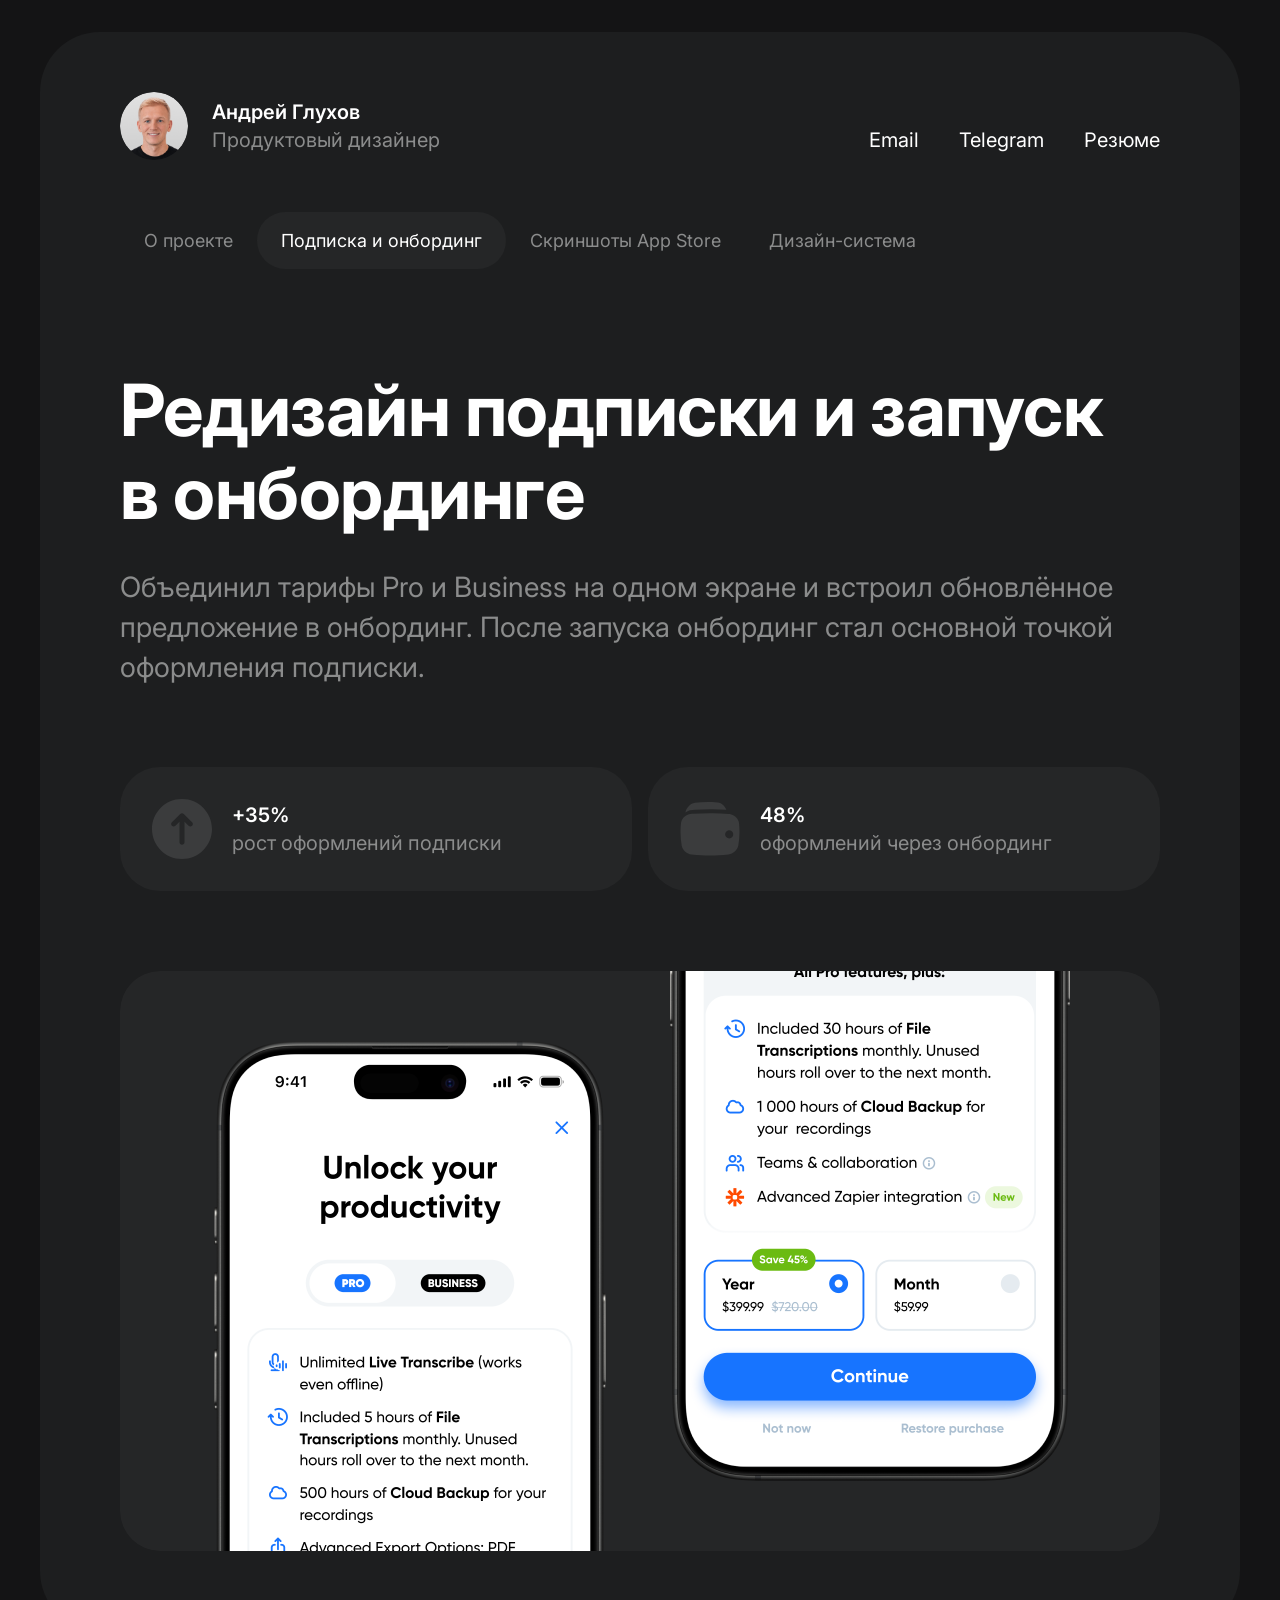
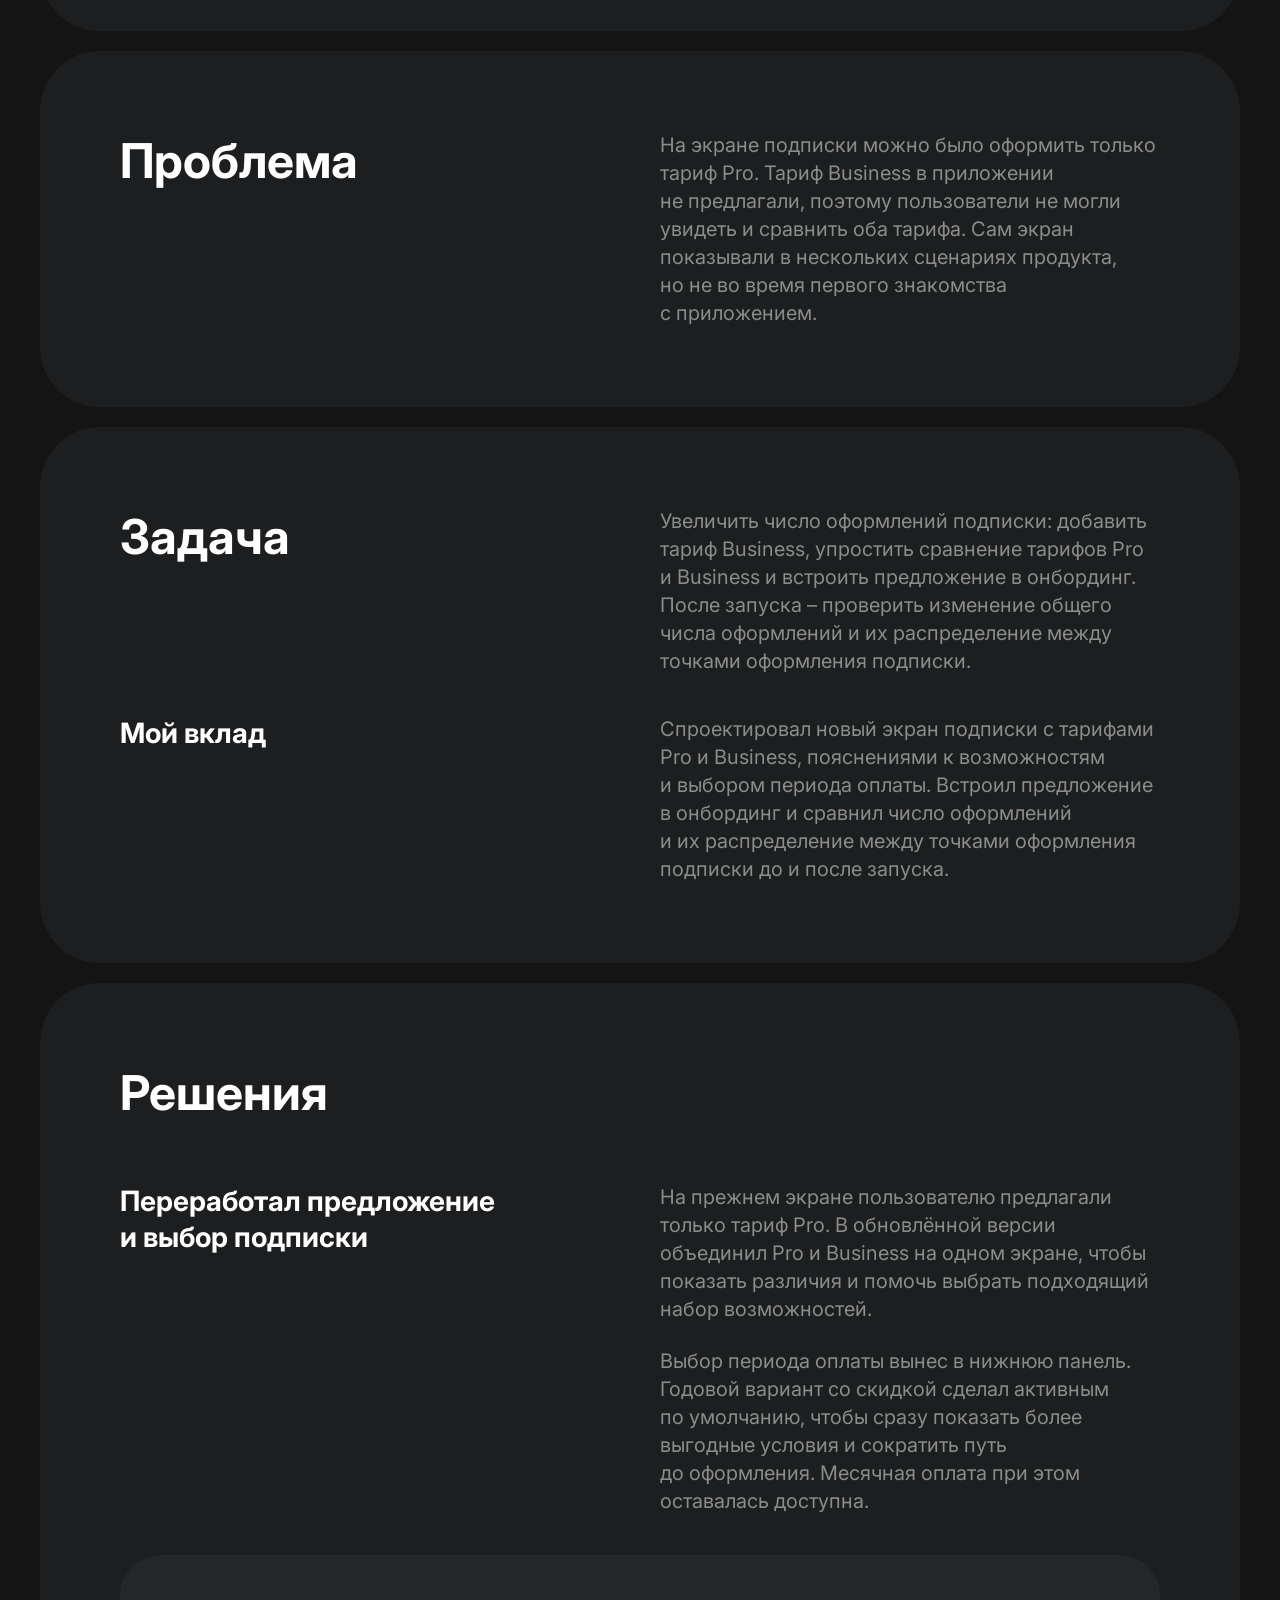
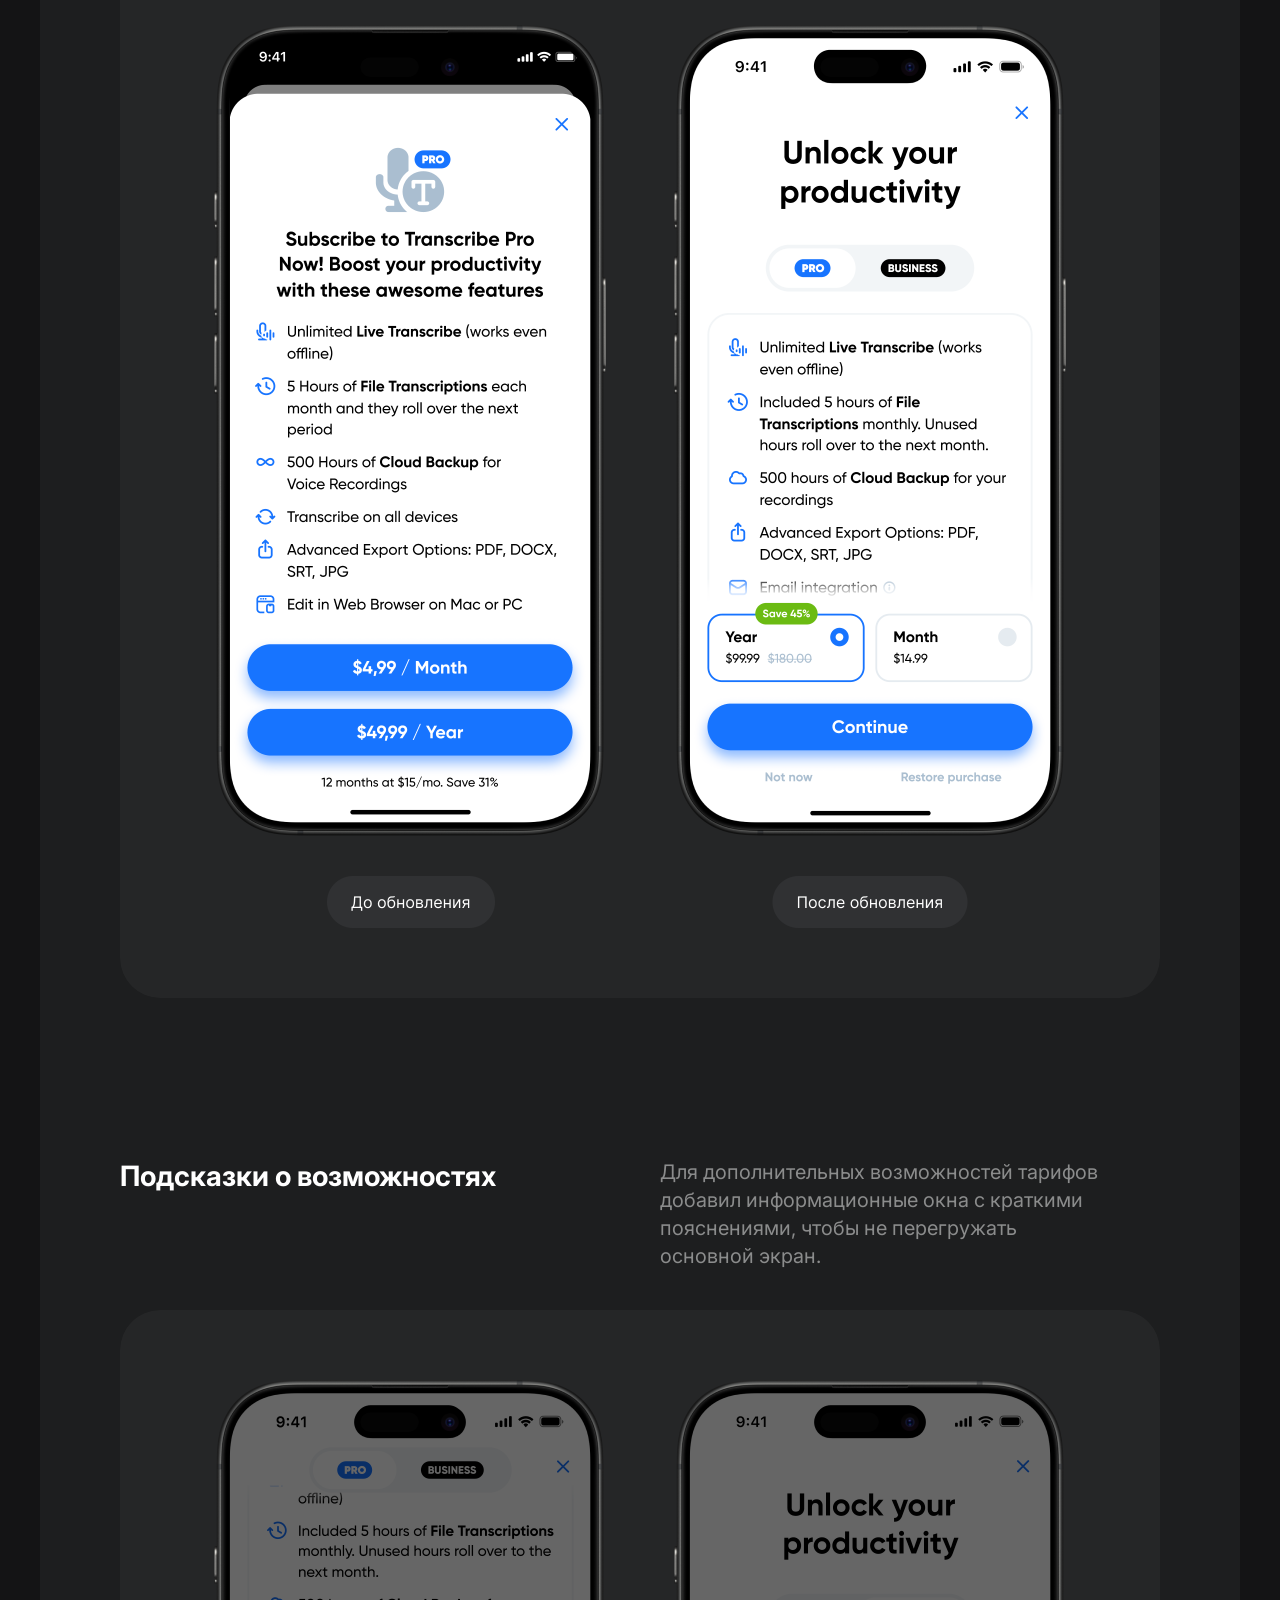
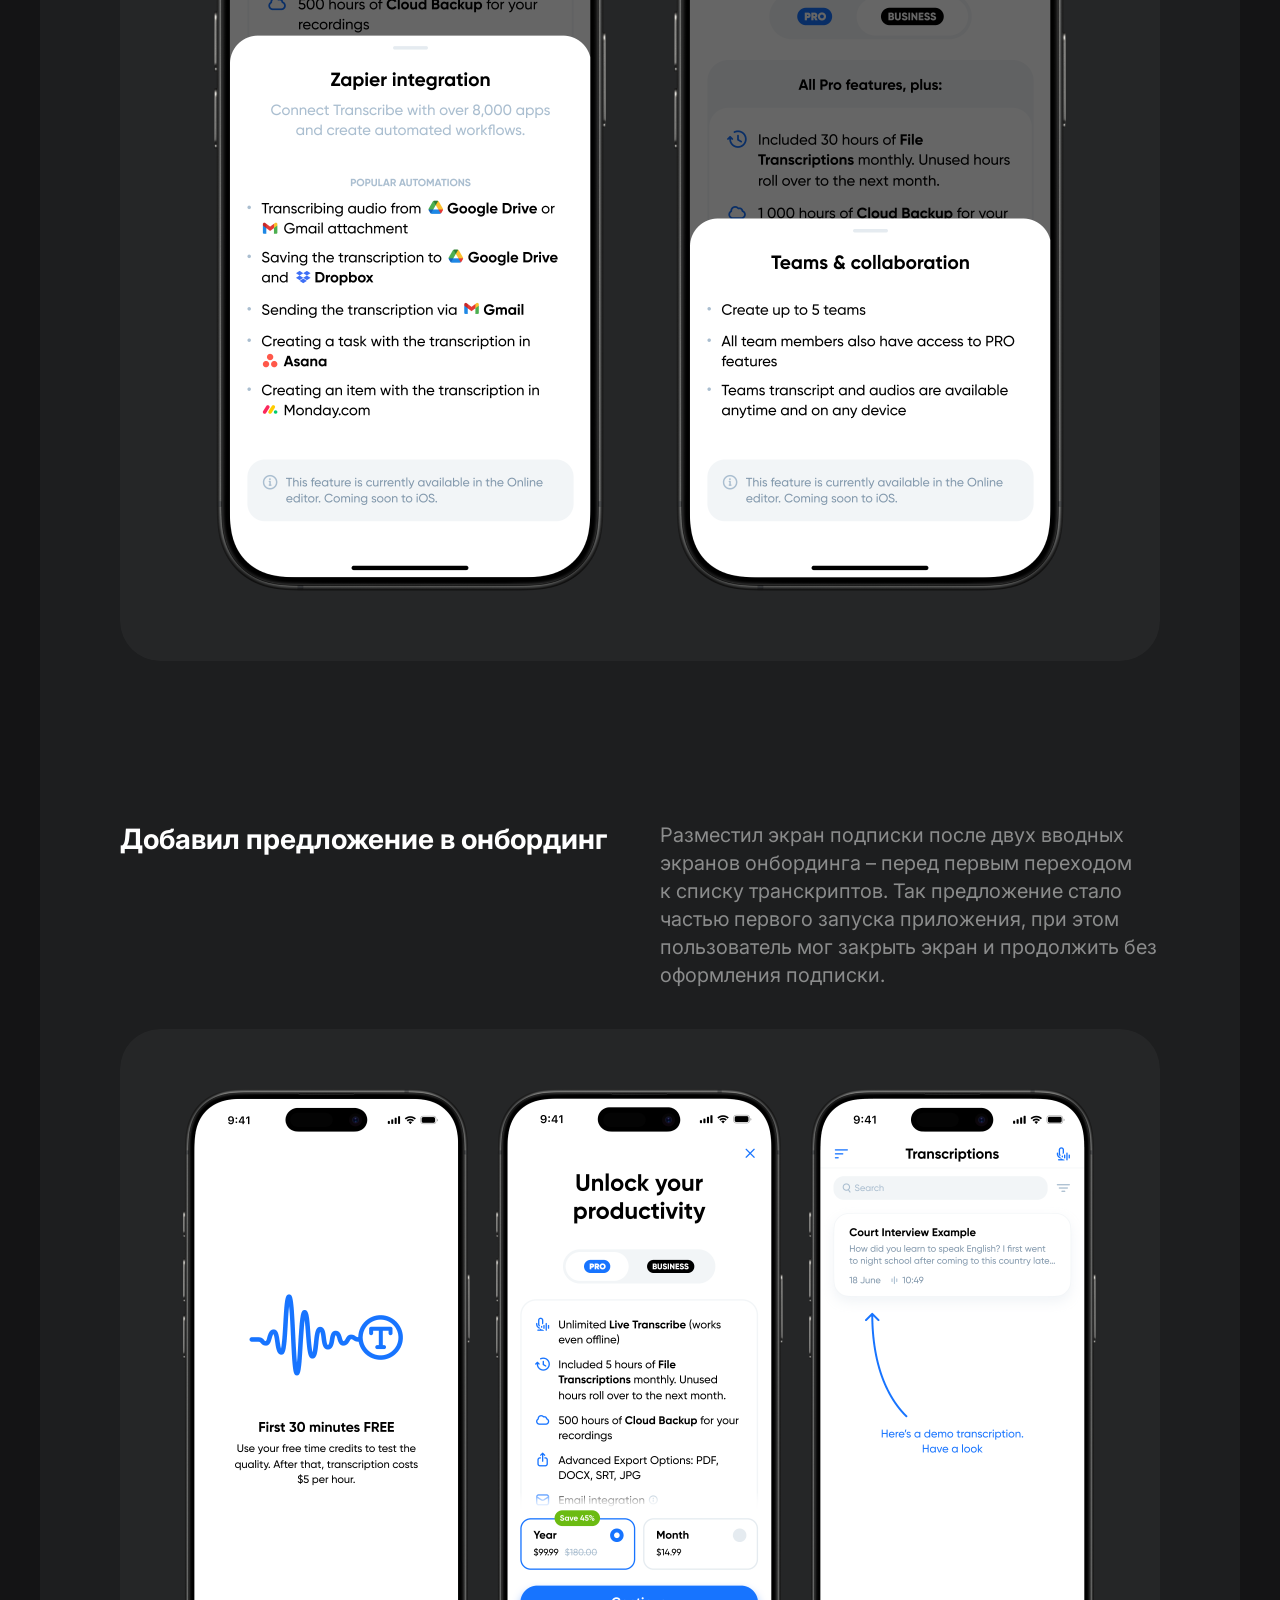
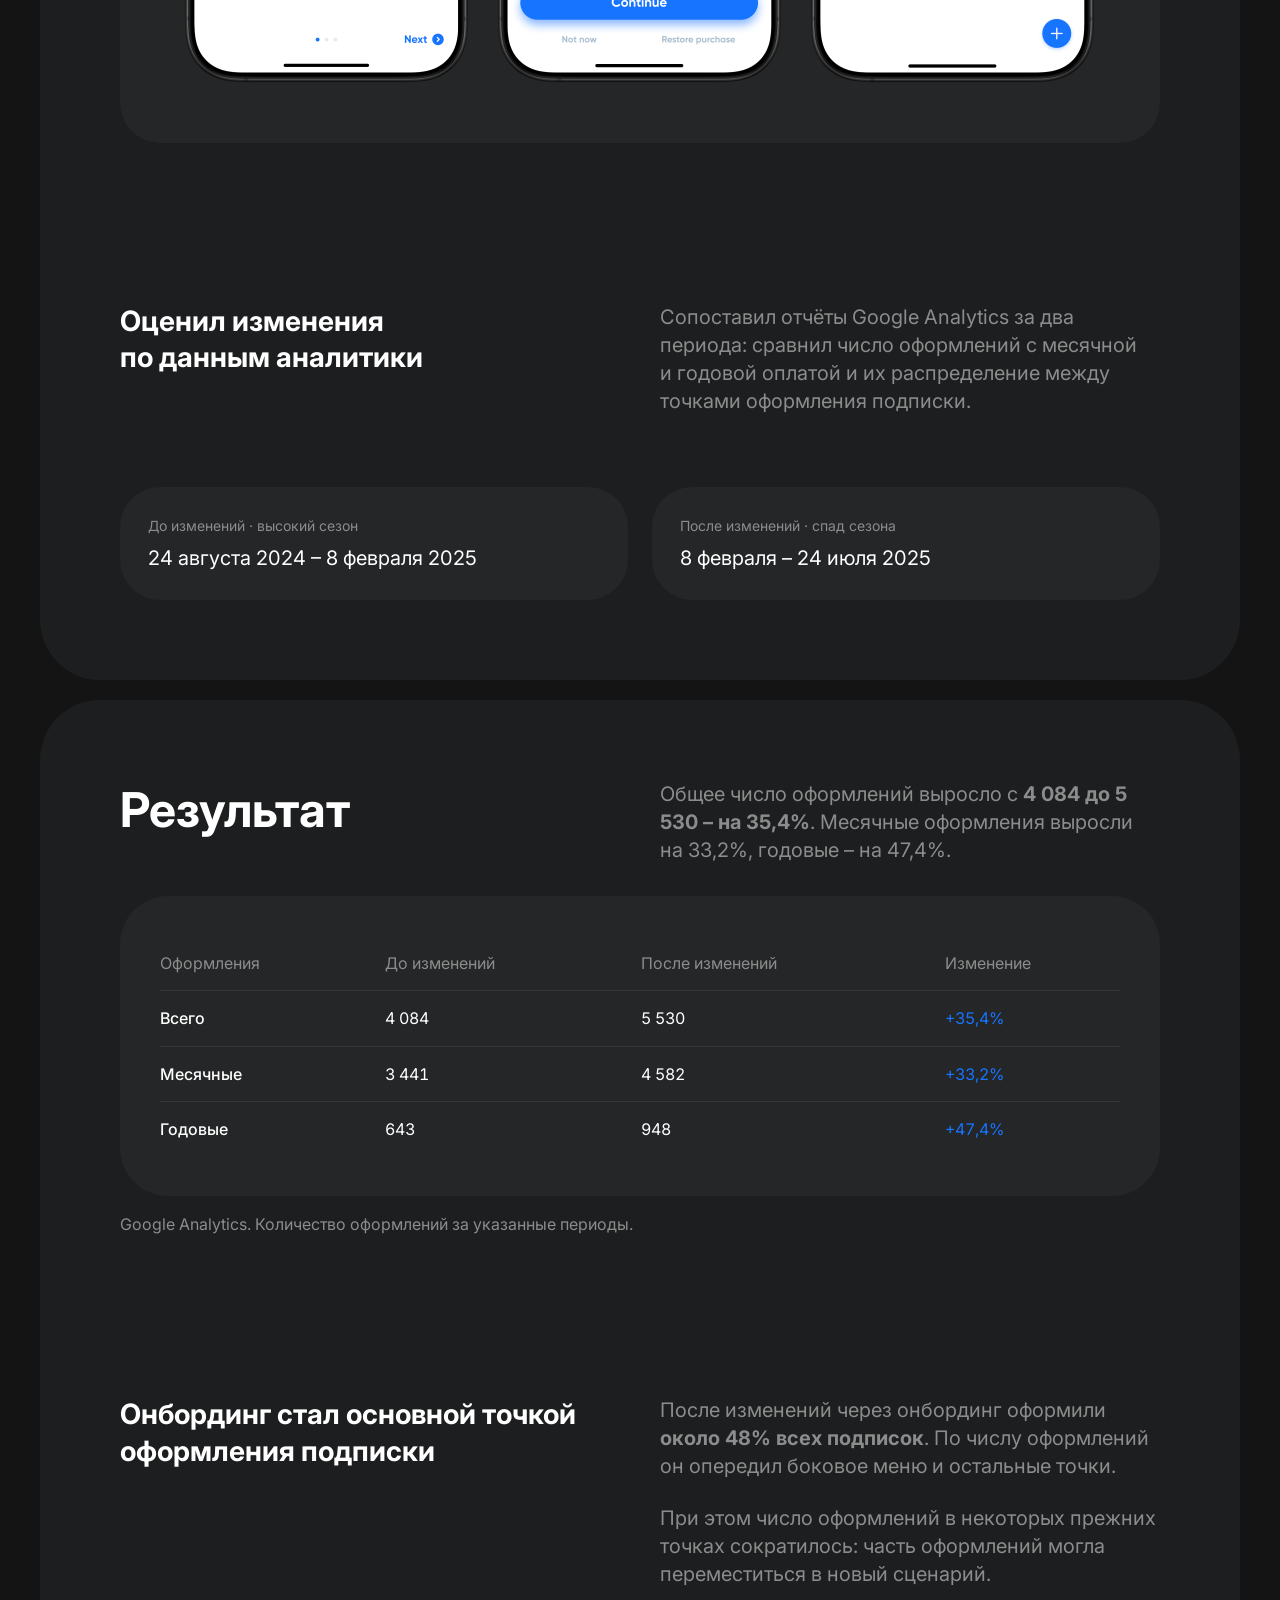
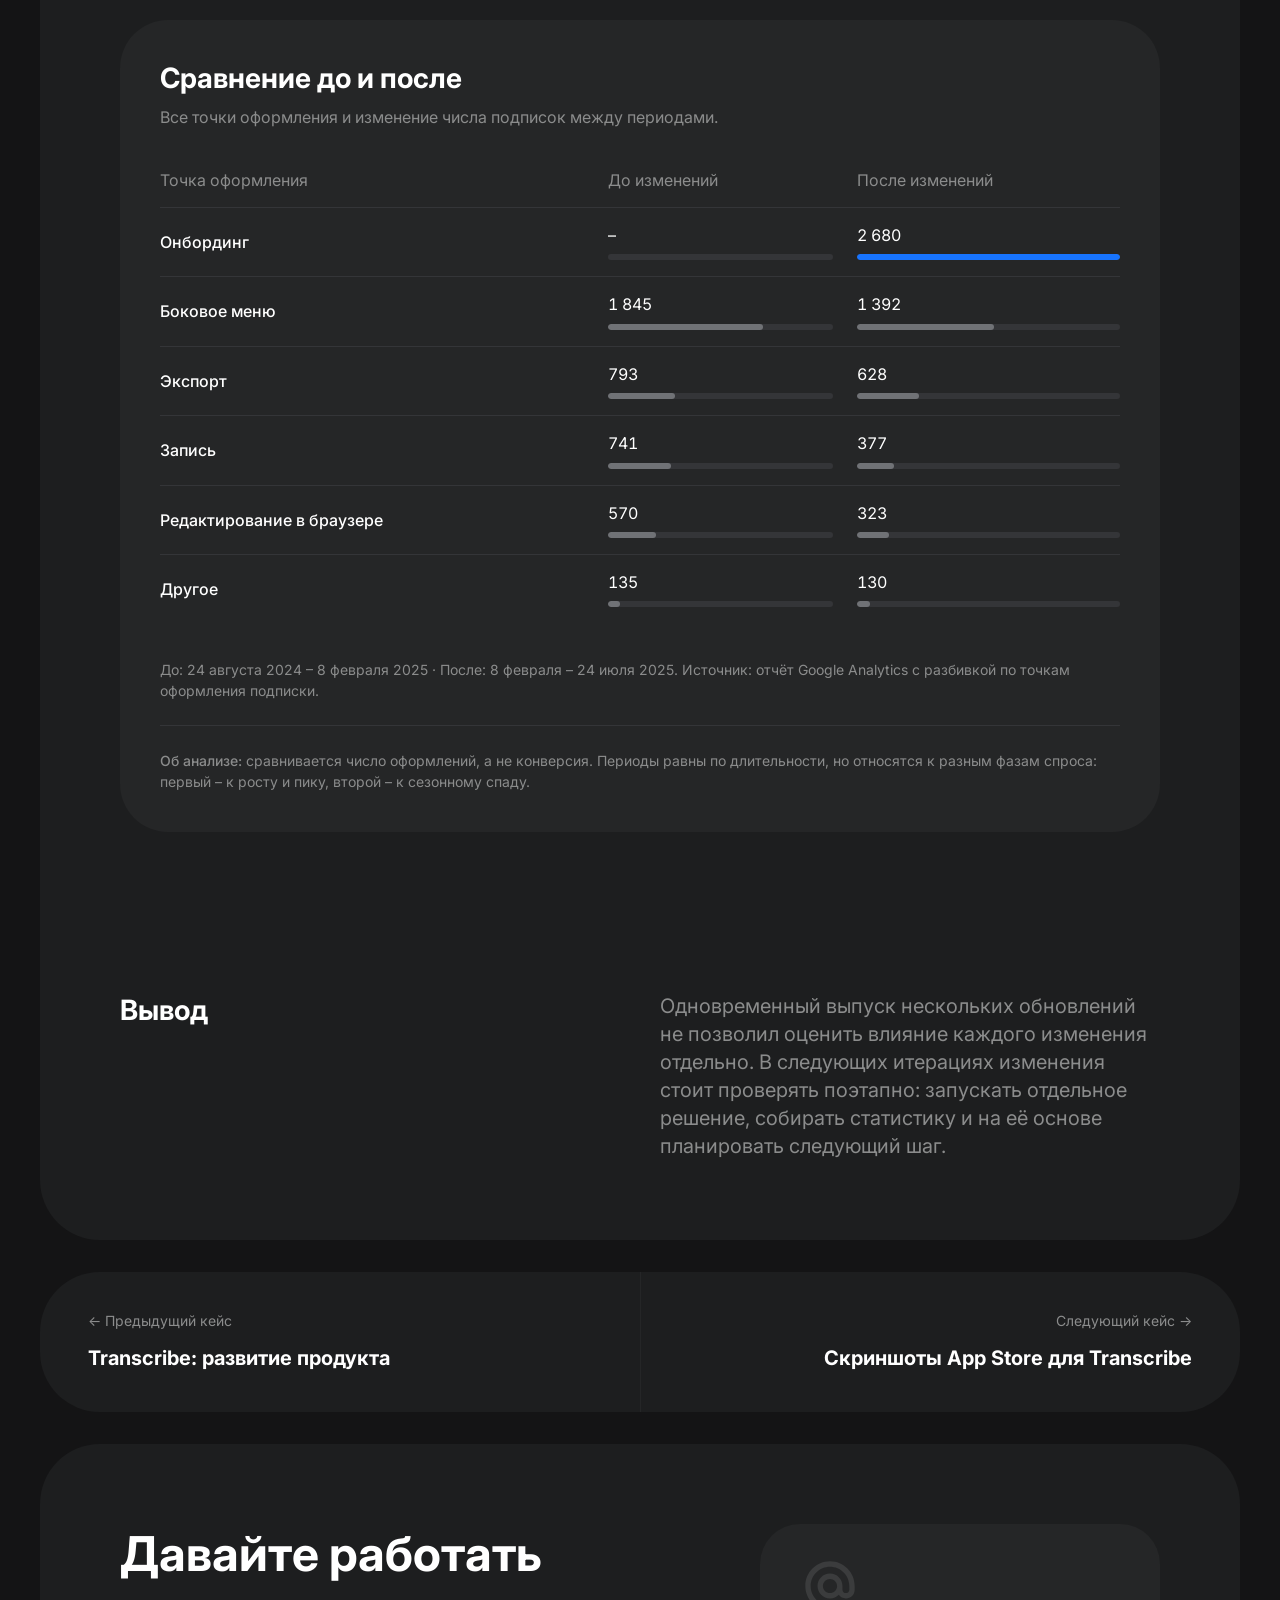
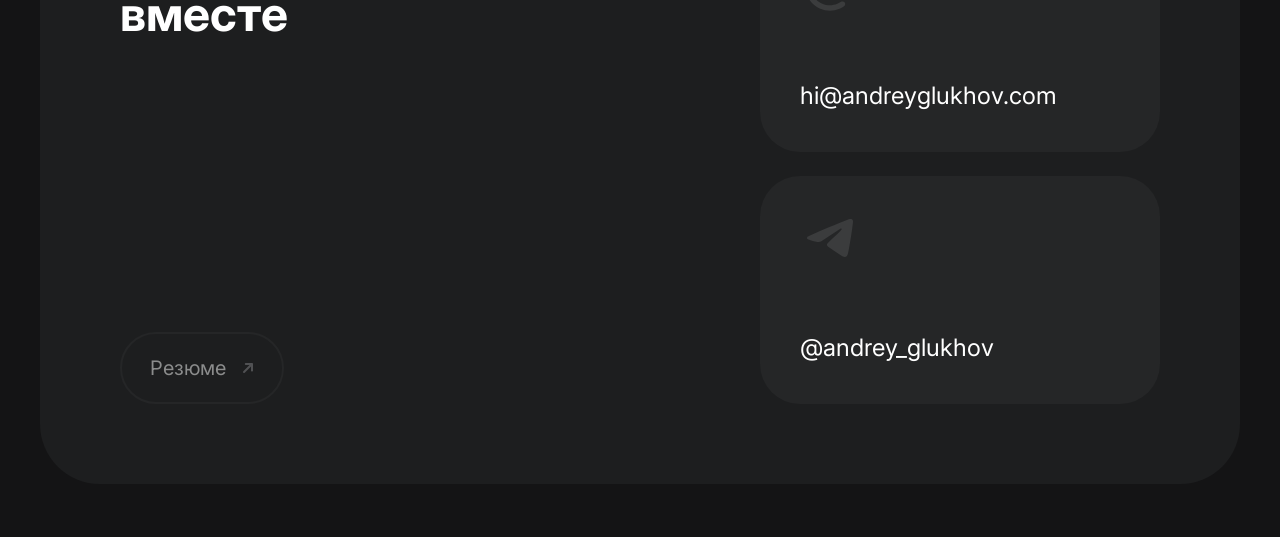
<file: transcribe-subscription/index.html>
<!DOCTYPE html>
<html lang="ru">
<head>
  <meta charset="UTF-8">
  <meta name="viewport" content="width=device-width, initial-scale=1.0, viewport-fit=cover">
  <script>
    if (location.search) {
      const url = new URL(location.href);
      if (url.searchParams.get('v') === 'nav-20260922') {
        url.searchParams.delete('v');
        history.replaceState(null, '', url.pathname + url.search + url.hash);
      }
    }
  </script>
  <!-- Yandex.Metrika counter -->
  <script type="text/javascript">
    (function(m,e,t,r,i,k,a){
        m[i]=m[i]||function(){(m[i].a=m[i].a||[]).push(arguments)};
        m[i].l=1*new Date();
        for (var j = 0; j < document.scripts.length; j++) {if (document.scripts[j].src === r) { return; }}
        k=e.createElement(t),a=e.getElementsByTagName(t)[0],k.async=1,k.src=r,a.parentNode.insertBefore(k,a)
    })(window, document,'script','https://mc.yandex.ru/metrika/tag.js?id=114570812', 'ym');

    ym(114570812, 'init', {ssr:true, webvisor:true, clickmap:true, ecommerce:"dataLayer", referrer: document.referrer, url: location.href, accurateTrackBounce:true, trackLinks:true});
  </script>
  
  <!-- /Yandex.Metrika counter -->
  <meta name="description" content="Редизайн подписки Transcribe и предложение в онбординге: решения продуктового дизайнера, рост числа оформлений на 35% и результаты аналитики.">
  <meta name="robots" content="noindex, nofollow">
  <meta name="googlebot" content="noindex, nofollow">
  <title>Подписка и онбординг Transcribe – Андрей Глухов</title>
  <link rel="icon" type="image/png" sizes="32x32" href="/assets/favicon-32x32.png?v=20260929-avatar">
  <link rel="icon" type="image/png" sizes="16x16" href="/assets/favicon-16x16.png?v=20260929-avatar">
  <link rel="apple-touch-icon" href="/assets/apple-touch-icon.png?v=20260929-avatar">
  <link rel="preconnect" href="https://fonts.googleapis.com">
  <link rel="preconnect" href="https://fonts.gstatic.com" crossorigin>
  <link href="https://fonts.googleapis.com/css2?family=Inter:wght@400;500;600;700&amp;display=swap" rel="stylesheet">
  <link rel="stylesheet" href="/css/styles.css?v=shared-header-1">
  <script src="/js/project-nav.js?v=project-nav-fade-4" defer></script>
  <link rel="stylesheet" href="/css/transcribe-tabs.css?v=18">
  <script src="/js/transcribe-tabs.js?v=github-pages-1" defer></script>
<style data-transcribe-style>

.subscription-case .sub-feature-section{margin-top:var(--spacing-120)}
.subscription-case .sub-hints-media{margin-top:var(--spacing-40)}
.subscription-case [aria-labelledby="problem"] .page-inner__solution-item-text{text-wrap:wrap}
.subscription-case .sub-table-wrap{margin-top:var(--spacing-32)}
.subscription-case .sub-table th,.subscription-case .sub-table td{white-space:nowrap}
.subscription-case .sub-table tbody th{white-space:normal}
.subscription-case .sub-growth{color:var(--color-accent-primary)}
.subscription-case .sub-comparison{margin-top:var(--spacing-32)}
.subscription-case .sub-comparison-title{margin:0 0 var(--spacing-8)}
.subscription-case .sub-comparison-intro{margin:0 0 var(--spacing-24);color:var(--color-text-secondary);font-size:var(--font-size-data);line-height:var(--line-height-relaxed)}
.subscription-case .sub-comparison-table-wrap{padding-bottom:var(--spacing-12)}
.subscription-case .sub-comparison-value{display:block;white-space:nowrap}
.subscription-case .sub-comparison-bar{display:block;width:100%;min-width:88px;height:var(--size-scrollbar);margin-top:var(--spacing-8);border-radius:var(--radius-pill);background:var(--color-border-secondary);overflow:hidden}
.subscription-case .sub-comparison-bar span{display:block;height:100%;border-radius:inherit;background:var(--color-data-neutral)}
.subscription-case .sub-comparison-row--new .sub-comparison-after .sub-comparison-bar span{background:var(--color-accent-primary)}
.subscription-case .sub-comparison-caption{margin-top:var(--spacing-24);font-size:var(--font-size-caption)}
.subscription-case .sub-method{margin:var(--spacing-24) 0 0;padding:var(--spacing-24) 0 0;border-top:1px solid var(--color-border-secondary);color:var(--color-text-secondary);font-size:var(--font-size-caption);line-height:var(--line-height-relaxed)}
.subscription-case .sub-method strong{color:inherit;font-weight:var(--font-weight-medium)}
.subscription-case .sub-periods{display:grid;grid-template-columns:1fr 1fr;gap:var(--spacing-24);margin-top:var(--spacing-32)}
.subscription-case .sub-periods .page-inner__stat{align-items:flex-start}
.subscription-case .sub-periods .page-inner__stat-text{gap:var(--spacing-8)}
.subscription-case .sub-periods .page-inner__stat-value{font-weight:var(--font-weight-regular)}
.subscription-case .sub-periods .page-inner__stat-label{font-size:var(--font-size-caption);line-height:var(--line-height-relaxed)}
@media(max-width:900px){
.subscription-case .sub-comparison-table{min-width:620px;table-layout:fixed}
.subscription-case .sub-comparison-table th:first-child,.subscription-case .sub-comparison-table td:first-child{width:300px}
}
@media(max-width:767px){
.subscription-case .sub-periods{grid-template-columns:1fr}
.subscription-case .sub-table-wrap{margin-top:var(--spacing-28)}
.subscription-case .sub-feature-section{margin-top:calc(var(--spacing-40) + var(--spacing-32))}
}

@media(min-width:768px){.subscription-case .page-inner__stats{flex-wrap:wrap}.subscription-case .page-inner__stats > .page-inner__stat{flex-basis:280px}}
.subscription-case .sub-channel-section{margin-top:160px}
.subscription-case .sub-takeaway{margin-top:160px}
@media(max-width:767px){.subscription-case .sub-channel-section{margin-top:100px}.subscription-case .sub-takeaway{margin-top:100px}}
</style>
  <script src="/js/pages-index-url.js"></script>
</head>
<body class="app-store-case app-store-case-v2 subscription-case">
  <noscript><div><img src="https://mc.yandex.ru/watch/114570812" style="position:absolute; left:-9999px;" alt=""></div></noscript>
  <header class="mobile-header" data-mobile-floating-header>
    <div class="mobile-header__bar">
      <div class="mobile-header__profile">
        
          <img src="/assets/img_avatar.png" alt="" width="52" height="52">
        
        <div class="mobile-header__info">
          <a class="mobile-header__name" href="/">Андрей Глухов</a>
          <p class="mobile-header__role">Продуктовый дизайнер</p>
        </div>
      </div>
      <button class="mobile-header__menu-btn" type="button" aria-expanded="false" aria-controls="mobile-header-menu" aria-label="Открыть меню">
        <img src="/assets/icon_menu_24.svg" alt="" width="24" height="24" aria-hidden="true">
      </button>
    </div>
    <div class="mobile-header__menu" id="mobile-header-menu" role="dialog" aria-modal="true" aria-label="Меню сайта" hidden>
      <div class="mobile-header__menu-top">
        <button class="mobile-header__close-btn" type="button" aria-label="Закрыть меню">
          <img src="/assets/icon_close_24.svg" alt="" width="24" height="24" aria-hidden="true">
        </button>
      </div>
      <nav class="mobile-header__menu-nav" aria-label="Навигация по проектам">
        <a class="mobile-header__menu-link" href="/">Главная</a>
        <a class="mobile-header__menu-link" href="/transcribe/">Transcribe</a>
        <a class="mobile-header__menu-link" href="/transcribe-design-system/">Дизайн-система Transcribe</a>
        <a class="mobile-header__menu-link" href="/gmoji/">Gmoji</a>
      </nav>
      <div class="mobile-header__menu-contacts">
        <button class="mobile-header__contact-link email-copy" type="button" data-email="hi@andreyglukhov.com" aria-label="Скопировать email hi@andreyglukhov.com"><span>Email</span><span class="email-copy__icons" aria-hidden="true"><svg class="email-copy__copy" width="16" height="16" viewbox="0 0 24 24" fill="none" xmlns="http://www.w3.org/2000/svg">
<path d="M9 15C9 12.1716 9 10.7574 9.87868 9.87868C10.7574 9 12.1716 9 15 9L16 9C18.8284 9 20.2426 9 21.1213 9.87868C22 10.7574 22 12.1716 22 15V16C22 18.8284 22 20.2426 21.1213 21.1213C20.2426 22 18.8284 22 16 22H15C12.1716 22 10.7574 22 9.87868 21.1213C9 20.2426 9 18.8284 9 16L9 15Z" stroke="currentColor" stroke-width="1.5" stroke-linecap="round" stroke-linejoin="round"></path>
<path d="M16.9999 9C16.9975 6.04291 16.9528 4.51121 16.092 3.46243C15.9258 3.25989 15.7401 3.07418 15.5376 2.90796C14.4312 2 12.7875 2 9.5 2C6.21252 2 4.56878 2 3.46243 2.90796C3.25989 3.07417 3.07418 3.25989 2.90796 3.46243C2 4.56878 2 6.21252 2 9.5C2 12.7875 2 14.4312 2.90796 15.5376C3.07417 15.7401 3.25989 15.9258 3.46243 16.092C4.51121 16.9528 6.04291 16.9975 9 16.9999" stroke="currentColor" stroke-width="1.5" stroke-linecap="round" stroke-linejoin="round"></path>
</svg><svg class="email-copy__check" width="16" height="16" viewbox="0 0 24 24" fill="none" stroke="currentColor" stroke-width="2" stroke-linecap="round" stroke-linejoin="round"><path d="m5 12 4 4L19 6"></path></svg></span></button>
        <a class="mobile-header__contact-link external-link" href="https://t.me/andrey_glukhov" target="_blank" rel="noopener noreferrer" aria-label="Telegram – открыть в новой вкладке">Telegram<svg class="external-link__arrow" aria-hidden="true" width="20" height="20" viewbox="0 0 20 20" fill="none" xmlns="http://www.w3.org/2000/svg">
<path d="M14.002 5C14.2671 5.00006 14.5215 5.10549 14.709 5.29297C14.8965 5.48049 15.002 5.73484 15.002 6V12.4453C15.0018 12.9973 14.554 13.4452 14.002 13.4453C13.4498 13.4453 13.0022 12.9974 13.002 12.4453V8.37891L6.70901 14.7051C6.31962 15.0965 5.6865 15.0981 5.29495 14.709C4.9035 14.3195 4.90175 13.6865 5.29104 13.2949L11.5537 7H7.87014C7.31786 7 6.87014 6.55228 6.87014 6C6.87014 5.44772 7.31786 5 7.87014 5H14.002Z" fill="currentColor"></path>
</svg></a>
        <a class="mobile-header__contact-link mobile-header__contact-link--resume" href="/cv.pdf" target="_blank" rel="noopener noreferrer">
          Резюме
          <svg aria-hidden="true" class="icon-color--subtle" width="20" height="20" viewBox="0 0 20 20" fill="none" xmlns="http://www.w3.org/2000/svg"><path d="M14.002 5C14.2671 5.00006 14.5215 5.10549 14.709 5.29297C14.8965 5.48049 15.002 5.73484 15.002 6V12.4453C15.0018 12.9973 14.554 13.4452 14.002 13.4453C13.4498 13.4453 13.0022 12.9974 13.002 12.4453V8.37891L6.70901 14.7051C6.31962 15.0965 5.6865 15.0981 5.29495 14.709C4.9035 14.3195 4.90175 13.6865 5.29104 13.2949L11.5537 7H7.87014C7.31786 7 6.87014 6.55228 6.87014 6C6.87014 5.44772 7.31786 5 7.87014 5H14.002Z" fill="currentColor"/></svg>
        </a>
      </div>
    </div>
  </header>
  <div class="page page--inner">

    <main data-transcribe-case>
      <article class="page__container card card--hero page-inner__cover page-inner__cover--project-nav">

        <header class="header">
          <div class="header__profile">
            <figure class="header__avatar">
              <img src="/assets/img_avatar.png" alt="Фото Андрея Глухова" width="68" height="68">
            </figure>
            <div class="header__info">
              <a class="header__name" href="/">Андрей Глухов</a>
              <p class="header__role">Продуктовый дизайнер</p>
            </div>
          </div>

          <nav class="header__nav" aria-label="Основная навигация">
            <button class="header__link email-copy" type="button" data-email="hi@andreyglukhov.com" aria-label="Скопировать email hi@andreyglukhov.com"><span>Email</span><span class="email-copy__icons" aria-hidden="true"><svg class="email-copy__copy" width="16" height="16" viewbox="0 0 24 24" fill="none" xmlns="http://www.w3.org/2000/svg">
<path d="M9 15C9 12.1716 9 10.7574 9.87868 9.87868C10.7574 9 12.1716 9 15 9L16 9C18.8284 9 20.2426 9 21.1213 9.87868C22 10.7574 22 12.1716 22 15V16C22 18.8284 22 20.2426 21.1213 21.1213C20.2426 22 18.8284 22 16 22H15C12.1716 22 10.7574 22 9.87868 21.1213C9 20.2426 9 18.8284 9 16L9 15Z" stroke="currentColor" stroke-width="1.5" stroke-linecap="round" stroke-linejoin="round"></path>
<path d="M16.9999 9C16.9975 6.04291 16.9528 4.51121 16.092 3.46243C15.9258 3.25989 15.7401 3.07418 15.5376 2.90796C14.4312 2 12.7875 2 9.5 2C6.21252 2 4.56878 2 3.46243 2.90796C3.25989 3.07417 3.07418 3.25989 2.90796 3.46243C2 4.56878 2 6.21252 2 9.5C2 12.7875 2 14.4312 2.90796 15.5376C3.07417 15.7401 3.25989 15.9258 3.46243 16.092C4.51121 16.9528 6.04291 16.9975 9 16.9999" stroke="currentColor" stroke-width="1.5" stroke-linecap="round" stroke-linejoin="round"></path>
</svg><svg class="email-copy__check" width="16" height="16" viewbox="0 0 24 24" fill="none" stroke="currentColor" stroke-width="2" stroke-linecap="round" stroke-linejoin="round"><path d="m5 12 4 4L19 6"></path></svg></span></button>
            <a class="header__link external-link" href="https://t.me/andrey_glukhov" target="_blank" rel="noopener noreferrer" aria-label="Telegram – открыть в новой вкладке">Telegram<svg class="external-link__arrow" aria-hidden="true" width="20" height="20" viewbox="0 0 20 20" fill="none" xmlns="http://www.w3.org/2000/svg">
<path d="M14.002 5C14.2671 5.00006 14.5215 5.10549 14.709 5.29297C14.8965 5.48049 15.002 5.73484 15.002 6V12.4453C15.0018 12.9973 14.554 13.4452 14.002 13.4453C13.4498 13.4453 13.0022 12.9974 13.002 12.4453V8.37891L6.70901 14.7051C6.31962 15.0965 5.6865 15.0981 5.29495 14.709C4.9035 14.3195 4.90175 13.6865 5.29104 13.2949L11.5537 7H7.87014C7.31786 7 6.87014 6.55228 6.87014 6C6.87014 5.44772 7.31786 5 7.87014 5H14.002Z" fill="currentColor"></path>
</svg></a>
            <a class="header__link external-link" href="/cv.pdf" target="_blank" rel="noopener noreferrer" aria-label="Резюме – открыть в новой вкладке">Резюме<svg class="external-link__arrow" aria-hidden="true" width="20" height="20" viewbox="0 0 20 20" fill="none" xmlns="http://www.w3.org/2000/svg">
<path d="M14.002 5C14.2671 5.00006 14.5215 5.10549 14.709 5.29297C14.8965 5.48049 15.002 5.73484 15.002 6V12.4453C15.0018 12.9973 14.554 13.4452 14.002 13.4453C13.4498 13.4453 13.0022 12.9974 13.002 12.4453V8.37891L6.70901 14.7051C6.31962 15.0965 5.6865 15.0981 5.29495 14.709C4.9035 14.3195 4.90175 13.6865 5.29104 13.2949L11.5537 7H7.87014C7.31786 7 6.87014 6.55228 6.87014 6C6.87014 5.44772 7.31786 5 7.87014 5H14.002Z" fill="currentColor"></path>
</svg></a>
          </nav>
        <button class="header__menu-btn mobile-header__menu-btn" type="button" aria-expanded="false" aria-controls="mobile-header-menu" aria-label="Открыть меню">
            <img src="/assets/icon_menu_24.svg" alt="" width="24" height="24" aria-hidden="true">
          </button>
        </header>



        <nav class="project-nav" tabindex="0" aria-label="Материалы проекта Transcribe">
          <a class="project-nav__link" href="/transcribe/">О проекте</a>
          <a class="project-nav__link" href="/transcribe-subscription/" aria-current="page">Подписка и онбординг</a>
          <a class="project-nav__link" href="/transcribe-app-store/">Скриншоты App Store</a>
          <a class="project-nav__link" href="/transcribe-design-system/">Дизайн-система</a>
        </nav>
        <div class="project-case-intro">

<h1 class="page-inner__title">Редизайн подписки и запуск в онбординге</h1><p class="page-inner__lead">Объединил тарифы Pro и Business на одном экране и встроил обновлённое предложение в онбординг. После запуска онбординг стал основной точкой оформления подписки.</p><ul class="page-inner__stats" aria-label="Ключевые показатели"><li class="page-inner__stat"><img class="page-inner__stat-icon" src="/assets/icon_arrow_up_68.svg" alt="" width="68" height="68" aria-hidden="true"><div class="page-inner__stat-text"><p class="page-inner__stat-value">+35%</p><p class="page-inner__stat-label">рост оформлений подписки</p></div></li><li class="page-inner__stat"><img class="page-inner__stat-icon" src="/assets/icon_wallet_68.svg" alt="" width="68" height="68" aria-hidden="true"><div class="page-inner__stat-text"><p class="page-inner__stat-value">48%</p><p class="page-inner__stat-label">оформлений через онбординг</p></div></li></ul><figure class="page-inner__cover-media"><img src="/assets/img_transcribe_сase_subscription_cover.png" width="2080" height="1160" alt="Обновлённый экран подписки и предложение в онбординге Transcribe"></figure>
        </div>
      </article><section class="page__container card page-inner__section" aria-labelledby="problem"><div class="case-row"><h2 class="page-inner__section-heading" id="problem">Проблема</h2><div class="page-inner__solution-content case-copy"><p class="page-inner__solution-item-text">На экране подписки можно было оформить только тариф Pro. Тариф Business в приложении не предлагали, поэтому пользователи не могли увидеть и сравнить оба тарифа. Сам экран показывали в нескольких сценариях продукта, но не во время первого знакомства с приложением.</p></div></div></section>
<section class="page__container card page-inner__section" aria-labelledby="task role"><div class="case-row"><h2 class="page-inner__section-heading" id="task">Задача</h2><div class="page-inner__solution-content case-copy"><p class="page-inner__solution-item-text">Увеличить число оформлений подписки: добавить тариф Business, упростить сравнение тарифов Pro и Business и встроить предложение в онбординг. После запуска – проверить изменение общего числа оформлений и их распределение между точками оформления подписки.</p></div></div><div class="case-row case-role-row"><h2 class="page-inner__solution-title" id="role">Мой вклад</h2><div class="page-inner__solution-content case-copy"><p class="page-inner__solution-item-text">Спроектировал новый экран подписки с тарифами Pro и Business, пояснениями к возможностям и выбором периода оплаты. Встроил предложение в онбординг и сравнил число оформлений и их распределение между точками оформления подписки до и после запуска.</p></div></div></section><section class="page__container card page-inner__section page-inner__section--solutions case-solutions" aria-labelledby="solutions-heading"><h2 class="page-inner__section-heading" id="solutions-heading">Решения</h2><article class="page-inner__solution-card case-solution" aria-labelledby="redesign"><div class="page-inner__solution-body"><h3 class="page-inner__solution-title" id="redesign">Переработал предложение и выбор подписки</h3><div class="page-inner__solution-content case-solution-copy"><p class="page-inner__solution-item-text">На прежнем экране пользователю предлагали только тариф Pro. В обновлённой версии объединил Pro и Business на одном экране, чтобы показать различия и помочь выбрать подходящий набор возможностей.</p><p class="page-inner__solution-item-text">Выбор периода оплаты вынес в нижнюю панель. Годовой вариант со скидкой сделал активным по умолчанию, чтобы сразу показать более выгодные условия и сократить путь до оформления. Месячная оплата при этом оставалась доступна.</p></div></div><figure class="page-inner__solution-media"><img loading="lazy" src="/assets/img_transcribe_сase_subscription_1.png" width="2080" height="2086" alt="Экран подписки до и после обновления"></figure><section class="sub-feature-section" aria-labelledby="feature-hints"><div class="case-row"><h4 class="page-inner__solution-title" id="feature-hints">Подсказки о возможностях</h4><div class="page-inner__solution-content case-copy"><p class="page-inner__solution-item-text">Для дополнительных возможностей тарифов добавил информационные окна с краткими пояснениями, чтобы не перегружать основной экран.</p></div></div><figure class="page-inner__solution-media sub-hints-media"><img loading="lazy" src="/assets/img_transcribe_сase_subscription_2.png" width="2080" height="1428" alt="Информационные окна с пояснениями возможностей тарифов"></figure></section></article>
<article class="page-inner__solution-card case-solution" aria-labelledby="onboarding"><div class="page-inner__solution-body"><h3 class="page-inner__solution-title" id="onboarding">Добавил предложение в онбординг</h3><div class="page-inner__solution-content case-solution-copy"><p class="page-inner__solution-item-text">Разместил экран подписки после двух вводных экранов онбординга – перед первым переходом к списку транскриптов. Так предложение стало частью первого запуска приложения, при этом пользователь мог закрыть экран и продолжить без оформления подписки.</p></div></div><figure class="page-inner__solution-media"><img loading="lazy" src="/assets/img_transcribe_сase_subscription_3.png" width="2080" height="1428" alt="Путь от запуска приложения через онбординг и экран подписки к списку транскриптов"></figure></article>
<article class="page-inner__solution-card case-solution" aria-labelledby="measurement"><div class="page-inner__solution-body"><h3 class="page-inner__solution-title" id="measurement">Оценил изменения по данным аналитики</h3><div class="page-inner__solution-content case-solution-copy"><p class="page-inner__solution-item-text">Сопоставил отчёты Google Analytics за два периода: сравнил число оформлений с месячной и годовой оплатой и их распределение между точками оформления подписки.</p></div></div><div class="sub-periods"><div class="page-inner__stat"><div class="page-inner__stat-text"><span class="page-inner__stat-label">До изменений · высокий сезон</span><span class="page-inner__stat-value">24 августа 2024 – 8 февраля 2025</span></div></div><div class="page-inner__stat"><div class="page-inner__stat-text"><span class="page-inner__stat-label">После изменений · спад сезона</span><span class="page-inner__stat-value">8 февраля – 24 июля 2025</span></div></div></div></article>
</section><section class="page__container card page-inner__section" aria-labelledby="results"><div class="case-row"><h2 class="page-inner__section-heading" id="results">Результат</h2><div class="page-inner__solution-content case-copy"><p class="page-inner__solution-item-text">Общее число оформлений выросло с <strong>4 084 до 5 530 – на 35,4%</strong>. Месячные оформления выросли на 33,2%, годовые – на 47,4%.</p></div></div><div class="case-table-card horizontal-scroll sub-table-wrap" role="region" aria-label="Сравнение числа оформлений" tabindex="0"><table class="case-table sub-table"><thead><tr><th scope="col">Оформления</th><th scope="col">До изменений</th><th scope="col">После изменений</th><th scope="col">Изменение</th></tr></thead><tbody><tr><th scope="row">Всего</th><td>4 084</td><td>5 530</td><td class="sub-growth">+35,4%</td></tr><tr><th scope="row">Месячные</th><td>3 441</td><td>4 582</td><td class="sub-growth">+33,2%</td></tr><tr><th scope="row">Годовые</th><td>643</td><td>948</td><td class="sub-growth">+47,4%</td></tr></tbody></table></div><p class="case-footnote">Google Analytics. Количество оформлений за указанные периоды.</p><article class="sub-channel-section" aria-labelledby="channel"><div class="case-row"><h3 class="page-inner__solution-title" id="channel">Онбординг стал основной точкой оформления подписки</h3><div class="page-inner__solution-content case-copy"><p class="page-inner__solution-item-text">После изменений через онбординг оформили <strong>около 48% всех подписок</strong>. По числу оформлений он опередил боковое меню и остальные точки.</p><p class="page-inner__solution-item-text">При этом число оформлений в некоторых прежних точках сократилось: часть оформлений могла переместиться в новый сценарий.</p></div></div><div class="case-table-card sub-comparison" role="group" aria-labelledby="channel-comparison-title"><h4 class="page-inner__solution-title sub-comparison-title" id="channel-comparison-title">Сравнение до и после</h4><p class="sub-comparison-intro">Все точки оформления и изменение числа подписок между периодами.</p><div class="horizontal-scroll sub-comparison-table-wrap" role="region" aria-label="Сравнение точек оформления подписки" tabindex="0"><table class="case-table sub-comparison-table"><thead><tr><th scope="col">Точка оформления</th><th scope="col">До изменений</th><th scope="col">После изменений</th></tr></thead><tbody><tr class="sub-comparison-row--new"><th scope="row">Онбординг</th><td class="sub-comparison-before"><span class="sub-comparison-value">–</span><span class="sub-comparison-bar" aria-hidden="true"><span style="width:0.000%"></span></span></td><td class="sub-comparison-after"><span class="sub-comparison-value">2 680</span><span class="sub-comparison-bar" aria-hidden="true"><span style="width:100.000%"></span></span></td></tr><tr><th scope="row">Боковое меню</th><td class="sub-comparison-before"><span class="sub-comparison-value">1 845</span><span class="sub-comparison-bar" aria-hidden="true"><span style="width:68.843%"></span></span></td><td class="sub-comparison-after"><span class="sub-comparison-value">1 392</span><span class="sub-comparison-bar" aria-hidden="true"><span style="width:51.940%"></span></span></td></tr><tr><th scope="row">Экспорт</th><td class="sub-comparison-before"><span class="sub-comparison-value">793</span><span class="sub-comparison-bar" aria-hidden="true"><span style="width:29.590%"></span></span></td><td class="sub-comparison-after"><span class="sub-comparison-value">628</span><span class="sub-comparison-bar" aria-hidden="true"><span style="width:23.433%"></span></span></td></tr><tr><th scope="row">Запись</th><td class="sub-comparison-before"><span class="sub-comparison-value">741</span><span class="sub-comparison-bar" aria-hidden="true"><span style="width:27.649%"></span></span></td><td class="sub-comparison-after"><span class="sub-comparison-value">377</span><span class="sub-comparison-bar" aria-hidden="true"><span style="width:14.067%"></span></span></td></tr><tr><th scope="row">Редактирование в браузере</th><td class="sub-comparison-before"><span class="sub-comparison-value">570</span><span class="sub-comparison-bar" aria-hidden="true"><span style="width:21.269%"></span></span></td><td class="sub-comparison-after"><span class="sub-comparison-value">323</span><span class="sub-comparison-bar" aria-hidden="true"><span style="width:12.052%"></span></span></td></tr><tr><th scope="row">Другое</th><td class="sub-comparison-before"><span class="sub-comparison-value">135</span><span class="sub-comparison-bar" aria-hidden="true"><span style="width:5.037%"></span></span></td><td class="sub-comparison-after"><span class="sub-comparison-value">130</span><span class="sub-comparison-bar" aria-hidden="true"><span style="width:4.851%"></span></span></td></tr></tbody></table></div><p class="case-footnote sub-comparison-caption">До: 24 августа 2024 – 8 февраля 2025 · После: 8 февраля – 24 июля 2025. Источник: отчёт Google Analytics с разбивкой по точкам оформления подписки.</p><p class="sub-method"><strong>Об анализе:</strong> сравнивается число оформлений, а не конверсия. Периоды равны по длительности, но относятся к разным фазам спроса: первый – к росту и пику, второй – к сезонному спаду.</p></div></article><div class="case-row sub-takeaway"><h3 class="page-inner__solution-title" id="takeaway">Вывод</h3><div class="page-inner__solution-content case-copy"><p class="page-inner__solution-item-text">Одновременный выпуск нескольких обновлений не позволил оценить влияние каждого изменения отдельно. В следующих итерациях изменения стоит проверять поэтапно: запускать отдельное решение, собирать статистику и на её основе планировать следующий шаг.</p></div></div></section>


<nav class="page__container card case-navigation" aria-label="Навигация по кейсам">
  <a class="interactive-card case-navigation__link" href="/transcribe/">
    <span class="case-navigation__direction">← Предыдущий кейс</span>
    <h2 class="case-navigation__title">Transcribe: развитие продукта</h2>
  </a>
  <a class="interactive-card case-navigation__link" href="/transcribe-app-store/">
    <span class="case-navigation__direction">Следующий кейс →</span>
    <h2 class="case-navigation__title">Скриншоты App Store для Transcribe</h2>
  </a>
</nav>
</main>
    <footer class="page__container card card--contact" aria-labelledby="contact-title">
      <div class="contact__intro">
        <h2 class="contact__title" id="contact-title">Давайте работать<br>вместе</h2>
        <a class="btn-pill" href="/cv.pdf" target="_blank" rel="noopener noreferrer" aria-label="Скачать резюме">
          Резюме
          <svg class="btn-pill__icon" aria-hidden="true" width="20" height="20" viewBox="0 0 20 20" fill="none" xmlns="http://www.w3.org/2000/svg"><path d="M14.002 5C14.2671 5.00006 14.5215 5.10549 14.709 5.29297C14.8965 5.48049 15.002 5.73484 15.002 6V12.4453C15.0018 12.9973 14.554 13.4452 14.002 13.4453C13.4498 13.4453 13.0022 12.9974 13.002 12.4453V8.37891L6.70901 14.7051C6.31962 15.0965 5.6865 15.0981 5.29495 14.709C4.9035 14.3195 4.90175 13.6865 5.29104 13.2949L11.5537 7H7.87014C7.31786 7 6.87014 6.55228 6.87014 6C6.87014 5.44772 7.31786 5 7.87014 5H14.002Z" fill="currentColor"/></svg>
        </a>
      </div>
      <div class="contact__actions">
        <button class="contact-card interactive-card contact-card--email-copy" type="button" data-email-copy data-email="hi@andreyglukhov.com" aria-label="Скопировать email hi@andreyglukhov.com">
          <img class="contact-card__icon" src="/assets/icon_email_68.svg" alt="" aria-hidden="true">
          <span class="contact-card__value contact-card__value--copy"><span>hi@andreyglukhov.com</span><span class="email-copy__icons" aria-hidden="true"><svg class="email-copy__copy" width="20" height="20" viewBox="0 0 24 24" fill="none" xmlns="http://www.w3.org/2000/svg">
<path d="M9 15C9 12.1716 9 10.7574 9.87868 9.87868C10.7574 9 12.1716 9 15 9L16 9C18.8284 9 20.2426 9 21.1213 9.87868C22 10.7574 22 12.1716 22 15V16C22 18.8284 22 20.2426 21.1213 21.1213C20.2426 22 18.8284 22 16 22H15C12.1716 22 10.7574 22 9.87868 21.1213C9 20.2426 9 18.8284 9 16L9 15Z" stroke="currentColor" stroke-width="1.5" stroke-linecap="round" stroke-linejoin="round"/>
<path d="M16.9999 9C16.9975 6.04291 16.9528 4.51121 16.092 3.46243C15.9258 3.25989 15.7401 3.07418 15.5376 2.90796C14.4312 2 12.7875 2 9.5 2C6.21252 2 4.56878 2 3.46243 2.90796C3.25989 3.07417 3.07418 3.25989 2.90796 3.46243C2 4.56878 2 6.21252 2 9.5C2 12.7875 2 14.4312 2.90796 15.5376C3.07417 15.7401 3.25989 15.9258 3.46243 16.092C4.51121 16.9528 6.04291 16.9975 9 16.9999" stroke="currentColor" stroke-width="1.5" stroke-linecap="round" stroke-linejoin="round"/>
</svg><svg class="email-copy__check" width="20" height="20" viewBox="0 0 24 24" fill="none" stroke="currentColor" stroke-width="2" stroke-linecap="round" stroke-linejoin="round"><path d="m5 12 4 4L19 6"/></svg></span></span>
        </button>
        <a class="contact-card interactive-card" href="https://t.me/andrey_glukhov" target="_blank" rel="noopener noreferrer" aria-label="Написать в Telegram @andrey_glukhov">
          <img class="contact-card__icon" src="/assets/icon_telegram_68.svg" alt="" aria-hidden="true">
          <span class="contact-card__value contact-card__value--external"><span>@andrey_glukhov</span><img class="contact-card__external-icon" src="/assets/icon_external_link_20.svg" alt="" aria-hidden="true"></span>
        </a>
      </div>
    </footer>

  </div>
  <script src="/js/typography.js?v=transcribe-tabs-1"></script>
  <script src="/js/reveal-cards.js?v=transcribe-tabs-1"></script>
  <script>
    (function () {
      var floatingHeader = document.querySelector("[data-mobile-floating-header]");
      var mainHeader = document.querySelector(".header");
      if (!floatingHeader || !mainHeader) return;

      var mediaQuery = window.matchMedia("(max-width: 767.98px)");
      var menuPanel = floatingHeader.querySelector(".mobile-header__menu");
      var openButton = floatingHeader.querySelector(".mobile-header__menu-btn");
      var closeButton = floatingHeader.querySelector(".mobile-header__close-btn");
      var menuLinks = floatingHeader.querySelectorAll(".mobile-header__menu-link, .mobile-header__contact-link");
      var lastScrollY = window.scrollY;
      var menuCloseCleanupTimer = null;
      var preserveFloatingHeaderAfterMenuClose = false;
      var pageScrollY = 0;
      var isPageScrollLocked = false;

      function isMenuOpen() {
        return floatingHeader.classList.contains("mobile-header--menu-open");
      }

      function isMainHeaderHidden() {
        return mainHeader.getBoundingClientRect().bottom <= 0;
      }

      function isMainHeaderFullyVisible() {
        var rect = mainHeader.getBoundingClientRect();
        return rect.top >= 0 && rect.bottom <= window.innerHeight;
      }

      function lockPageScroll() {
        if (isPageScrollLocked) return;
        pageScrollY = window.scrollY;
        document.body.style.position = "fixed";
        document.body.style.top = "-" + pageScrollY + "px";
        document.body.style.left = "0";
        document.body.style.right = "0";
        document.body.style.width = "100%";
        document.body.style.overflow = "hidden";
        isPageScrollLocked = true;
      }

      function unlockPageScroll() {
        if (!isPageScrollLocked) return;
        var root = document.documentElement;
        var previousScrollBehavior = root.style.scrollBehavior;
        root.style.scrollBehavior = "auto";
        document.body.style.position = "";
        document.body.style.top = "";
        document.body.style.left = "";
        document.body.style.right = "";
        document.body.style.width = "";
        document.body.style.overflow = "";
        window.scrollTo(0, pageScrollY);
        root.style.scrollBehavior = previousScrollBehavior;
        isPageScrollLocked = false;
      }

      var lastMenuButtonRect = null;
      var menuButtonTopOffset = 0;

      function captureMenuButtonRect() {
        if (!openButton) return;
        lastMenuButtonRect = openButton.getBoundingClientRect();
      }

      function applyCloseButtonPosition(rect) {
        if (!closeButton || !rect) return;
        closeButton.style.top = rect.top + "px";
        closeButton.style.left = rect.left + "px";
        closeButton.style.right = "auto";
        closeButton.style.bottom = "auto";
      }

      function syncCloseButtonPosition() {
        if (!openButton || !lastMenuButtonRect) return;
        var rect = openButton.getBoundingClientRect();
        applyCloseButtonPosition({
          top: rect.top + menuButtonTopOffset,
          left: rect.left
        });
      }

      function clearCloseButtonPosition() {
        if (!closeButton) return;
        lastMenuButtonRect = null;
        menuButtonTopOffset = 0;
        closeButton.style.top = "";
        closeButton.style.left = "";
        closeButton.style.right = "";
        closeButton.style.bottom = "";
      }

      function openMenu(event) {
        if (event && event.currentTarget) openButton = event.currentTarget;
        if (!menuPanel || !openButton) return;
        if (menuCloseCleanupTimer) {
          window.clearTimeout(menuCloseCleanupTimer);
          menuCloseCleanupTimer = null;
        }
        floatingHeader.classList.remove("mobile-header--menu-closing");
        captureMenuButtonRect();
        applyCloseButtonPosition(lastMenuButtonRect);
        menuPanel.hidden = false;
        floatingHeader.classList.add("mobile-header--menu-open");
        openButton.setAttribute("aria-expanded", "true");
        menuPanel.scrollTop = 0;
        lockPageScroll();
        menuButtonTopOffset = lastMenuButtonRect.top - openButton.getBoundingClientRect().top;
        requestAnimationFrame(function () {
          if (!isMenuOpen()) return;
          syncCloseButtonPosition();
          if (closeButton) closeButton.focus({ preventScroll: true });
        });
      }

      function closeMenu() {
        if (!menuPanel || !openButton) return;
        var wasMenuOpen = isMenuOpen();
        var shouldShowFloatingHeader = isMainHeaderHidden();
        menuPanel.hidden = true;
        clearCloseButtonPosition();
        floatingHeader.classList.add("mobile-header--menu-closing");
        floatingHeader.classList.remove("mobile-header--menu-open");
        floatingHeader.classList.toggle("mobile-header--visible", shouldShowFloatingHeader);
        openButton.setAttribute("aria-expanded", "false");
        unlockPageScroll();
        if (wasMenuOpen) {
          var focusTarget = mediaQuery.matches ? openButton : mainHeader.querySelector("a, button");
          if (focusTarget) focusTarget.focus({ preventScroll: true });
        }
        preserveFloatingHeaderAfterMenuClose = shouldShowFloatingHeader;
        if (menuCloseCleanupTimer) window.clearTimeout(menuCloseCleanupTimer);
        menuCloseCleanupTimer = window.setTimeout(function () {
          floatingHeader.classList.remove("mobile-header--menu-closing");
          menuCloseCleanupTimer = null;
        }, 220);
      }

      function hideFloatingHeader() {
        floatingHeader.classList.remove("mobile-header--visible");
        closeMenu();
      }

      function updateHeaderState() {
        if (!mediaQuery.matches) {
          hideFloatingHeader();
          return;
        }
        if (isMenuOpen()) return;

        var currentScrollY = window.scrollY;
        var scrollDelta = currentScrollY - lastScrollY;
        var scrollingUp = scrollDelta < -2;
        var scrollingDown = scrollDelta > 2;
        var headerHidden = isMainHeaderHidden();
        var headerVisible = isMainHeaderFullyVisible();

        if (preserveFloatingHeaderAfterMenuClose) {
          floatingHeader.classList.add("mobile-header--visible");
          preserveFloatingHeaderAfterMenuClose = false;
          lastScrollY = currentScrollY;
          return;
        }

        if (headerVisible || scrollingDown || !headerHidden) {
          floatingHeader.classList.remove("mobile-header--visible");
          if (headerVisible) closeMenu();
        } else if (scrollingUp && headerHidden) {
          floatingHeader.classList.add("mobile-header--visible");
        }

        lastScrollY = currentScrollY;
      }

      if (openButton) openButton.addEventListener("click", openMenu);
      var mainMenuButton = mainHeader.querySelector(".header__menu-btn");
      if (mainMenuButton) mainMenuButton.addEventListener("click", openMenu);
      if (closeButton) closeButton.addEventListener("click", closeMenu);
      menuLinks.forEach(function (link) {
        if (!link.matches(".email-copy, [data-email-copy]")) {
          link.addEventListener("click", closeMenu);
        }
      });

      document.addEventListener("keydown", function (event) {
        if (!isMenuOpen()) return;
        if (event.key === "Escape") {
          event.preventDefault();
          closeMenu();
          return;
        }
        if (event.key !== "Tab") return;
        var focusable = Array.prototype.slice.call(
          menuPanel.querySelectorAll('a[href], button:not([disabled]), [tabindex]:not([tabindex="-1"])')
        ).filter(function (element) {
          return element.getClientRects().length && window.getComputedStyle(element).visibility !== "hidden";
        });
        var first = focusable[0];
        var last = focusable[focusable.length - 1];
        if (!first) {
          event.preventDefault();
          return;
        }
        var focusOutsideMenu = !menuPanel.contains(document.activeElement);
        if (event.shiftKey && (document.activeElement === first || focusOutsideMenu)) {
          event.preventDefault();
          last.focus();
        } else if (!event.shiftKey && (document.activeElement === last || focusOutsideMenu)) {
          event.preventDefault();
          first.focus({ preventScroll: true });
        }
      });

      window.addEventListener("scroll", updateHeaderState, { passive: true });
      window.addEventListener("resize", function () {
        updateHeaderState();
        if (floatingHeader.classList.contains("mobile-header--menu-open")) {
          syncCloseButtonPosition();
        }
      });
      if (window.visualViewport) {
        window.visualViewport.addEventListener("resize", function () {
          if (floatingHeader.classList.contains("mobile-header--menu-open")) {
            syncCloseButtonPosition();
          }
        });
      }
      updateHeaderState();
    })();
  </script>
  <script src="/js/email-copy.js?v=4"></script>
  <script src="/js/contact-card-press.js?v=1"></script>
  <script src="/js/page-inner-list.js?v=transcribe-tabs-1" defer></script>
  <script src="/js/gallery.js?v=transcribe-tabs-1" defer></script>
  <script src="/js/case-navigation-press.js?v=transcribe-tabs-1"></script>
</body>
</html>
</file>
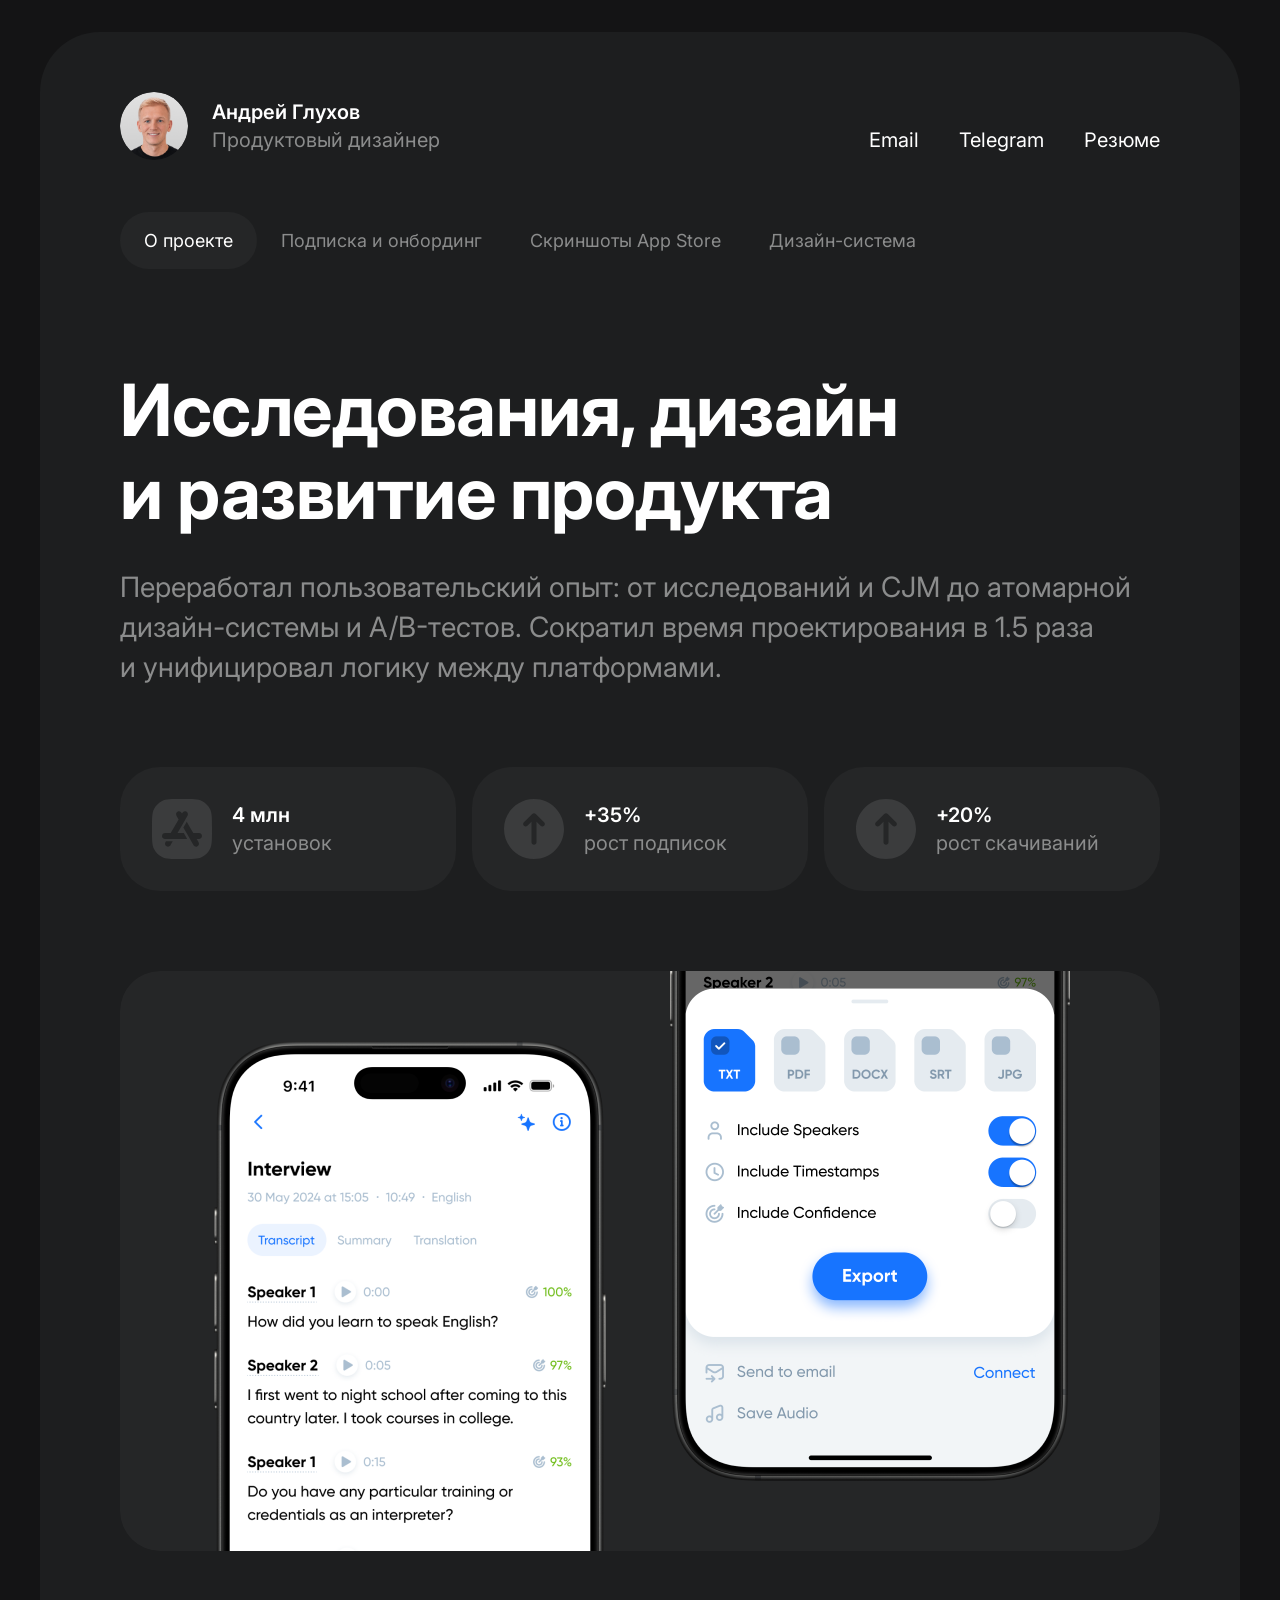
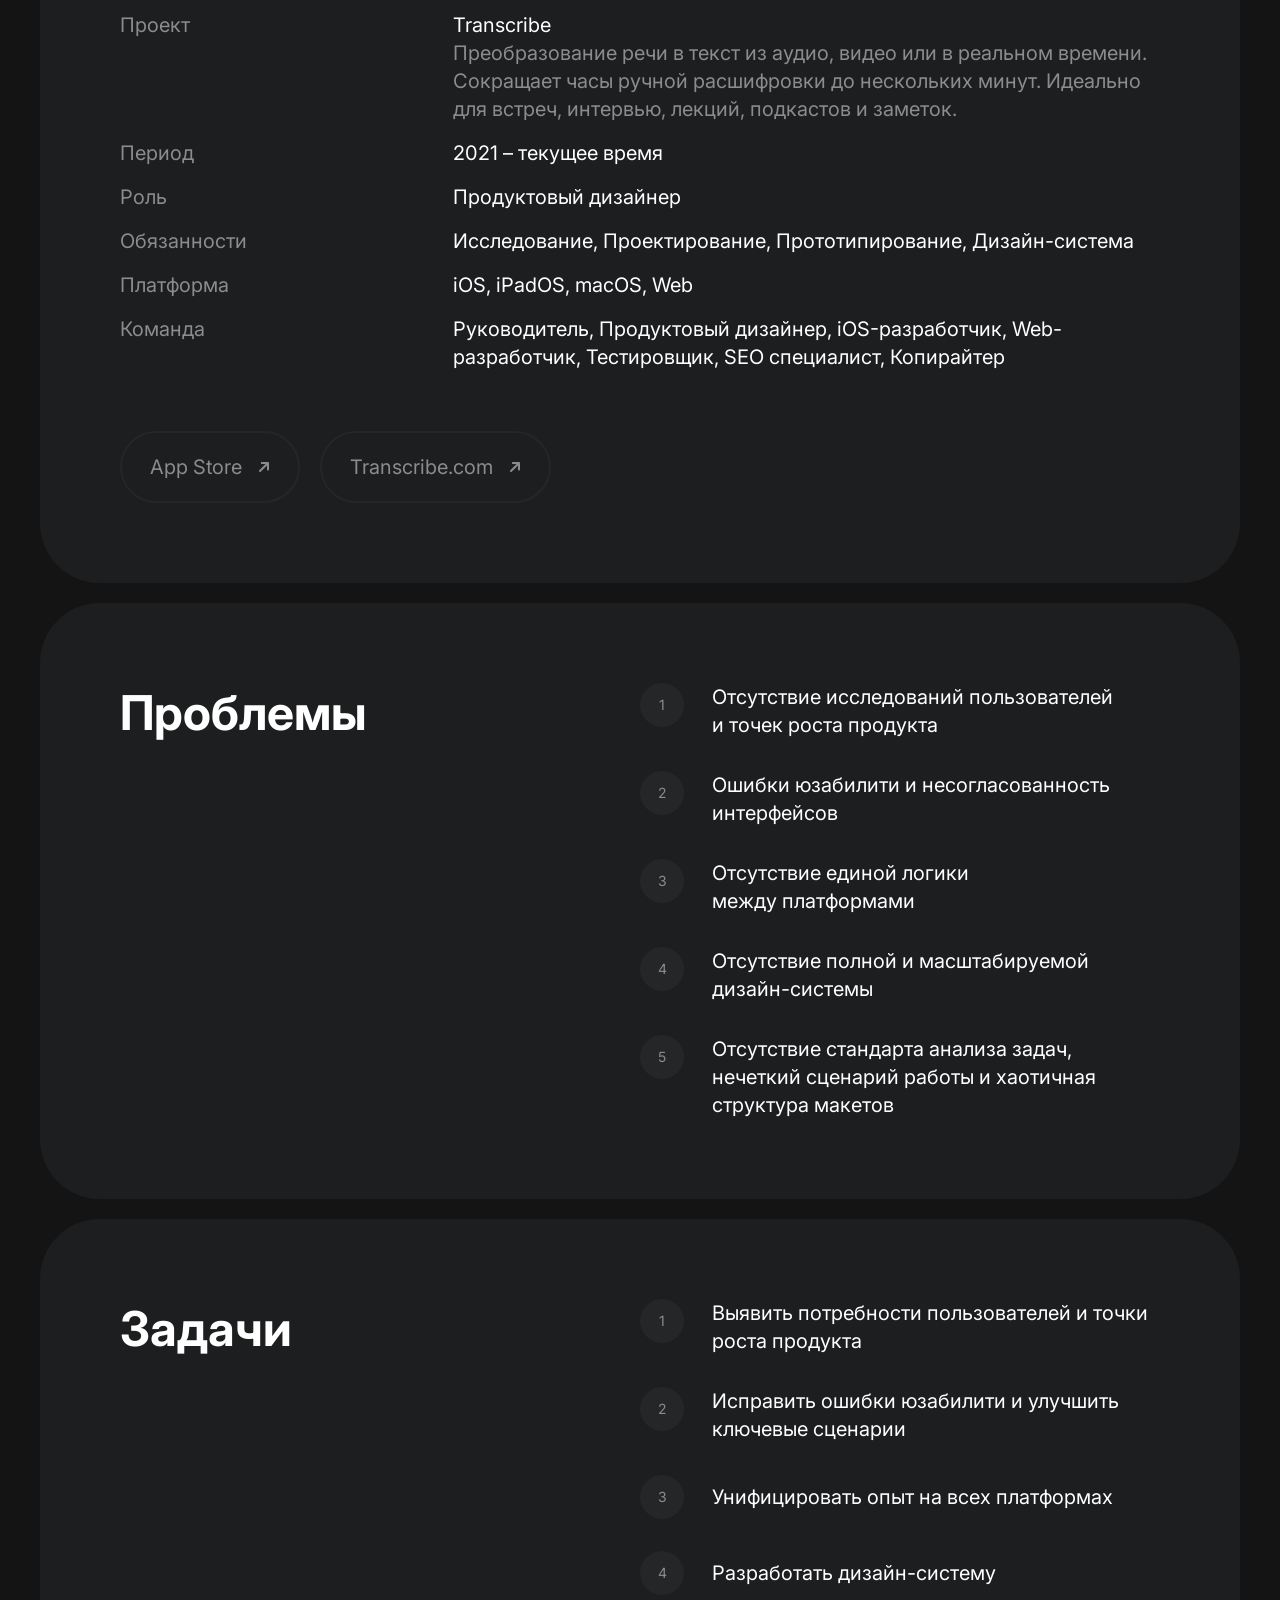
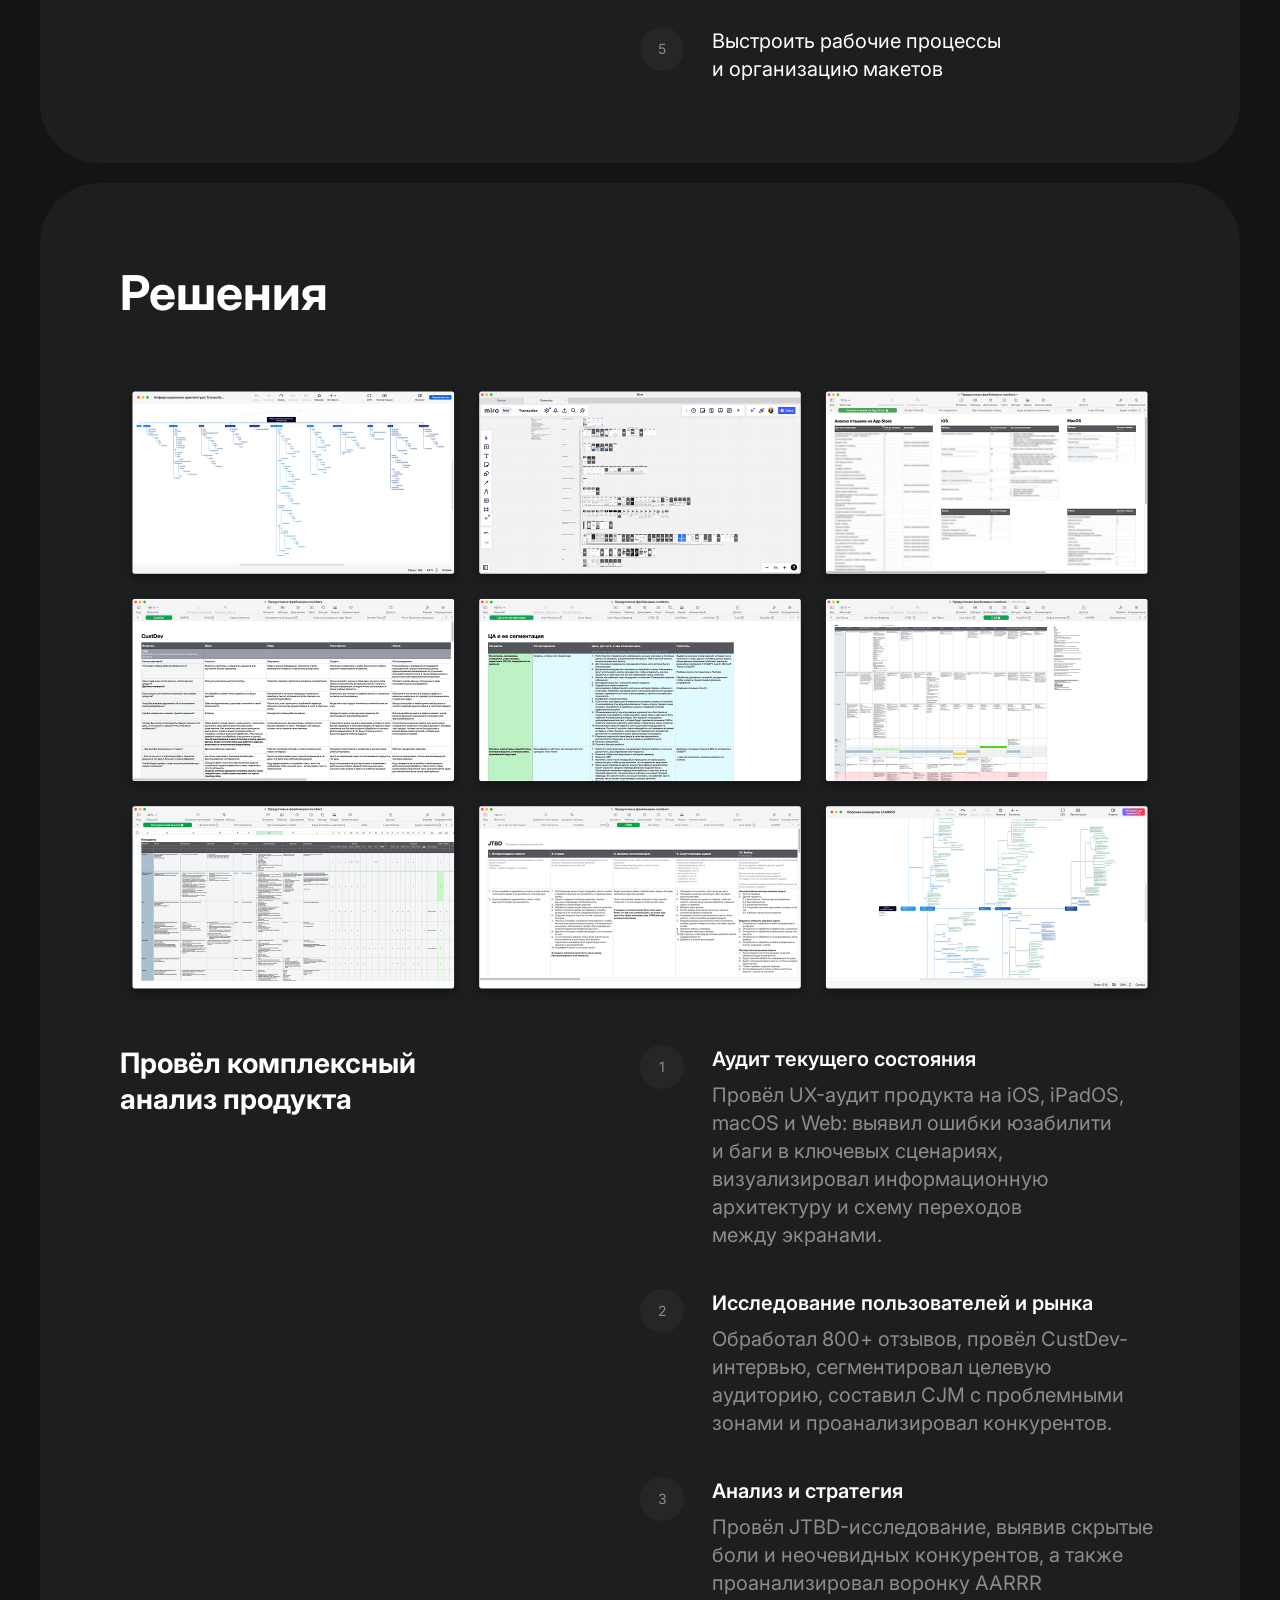
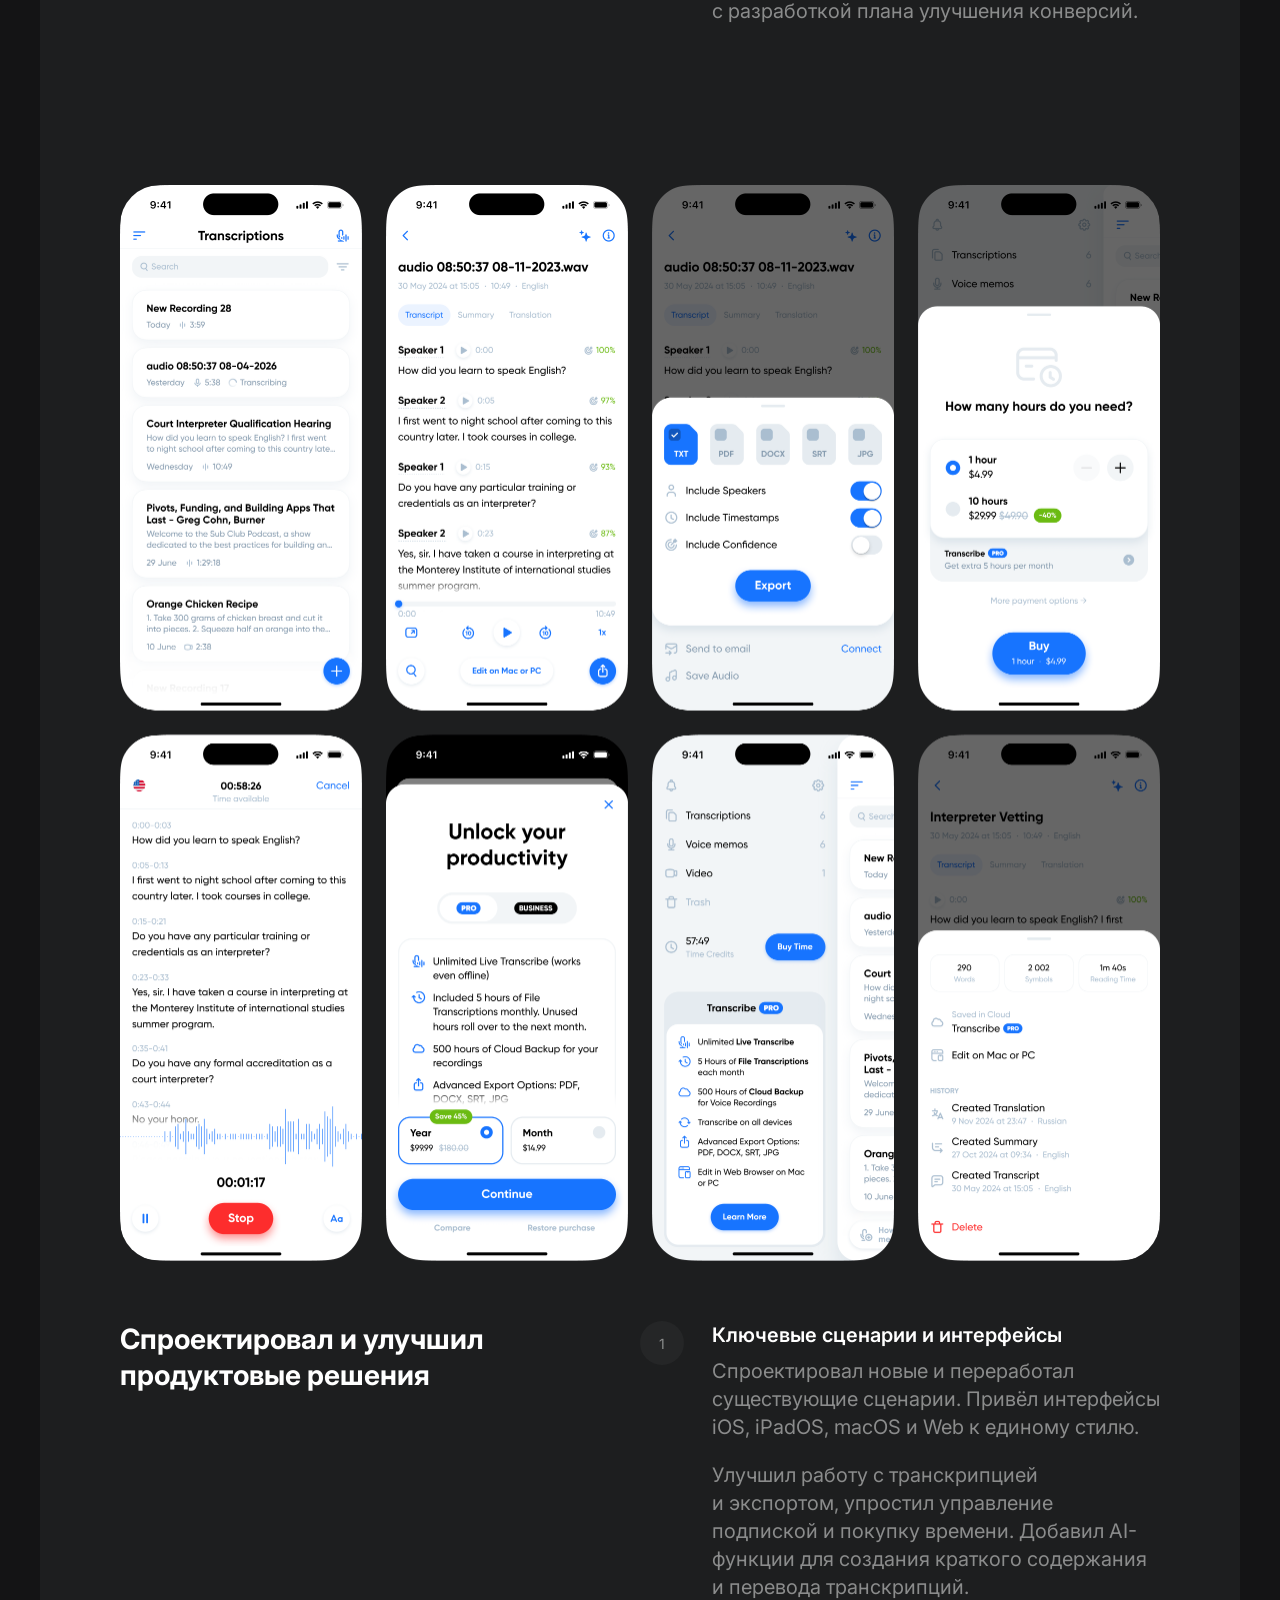
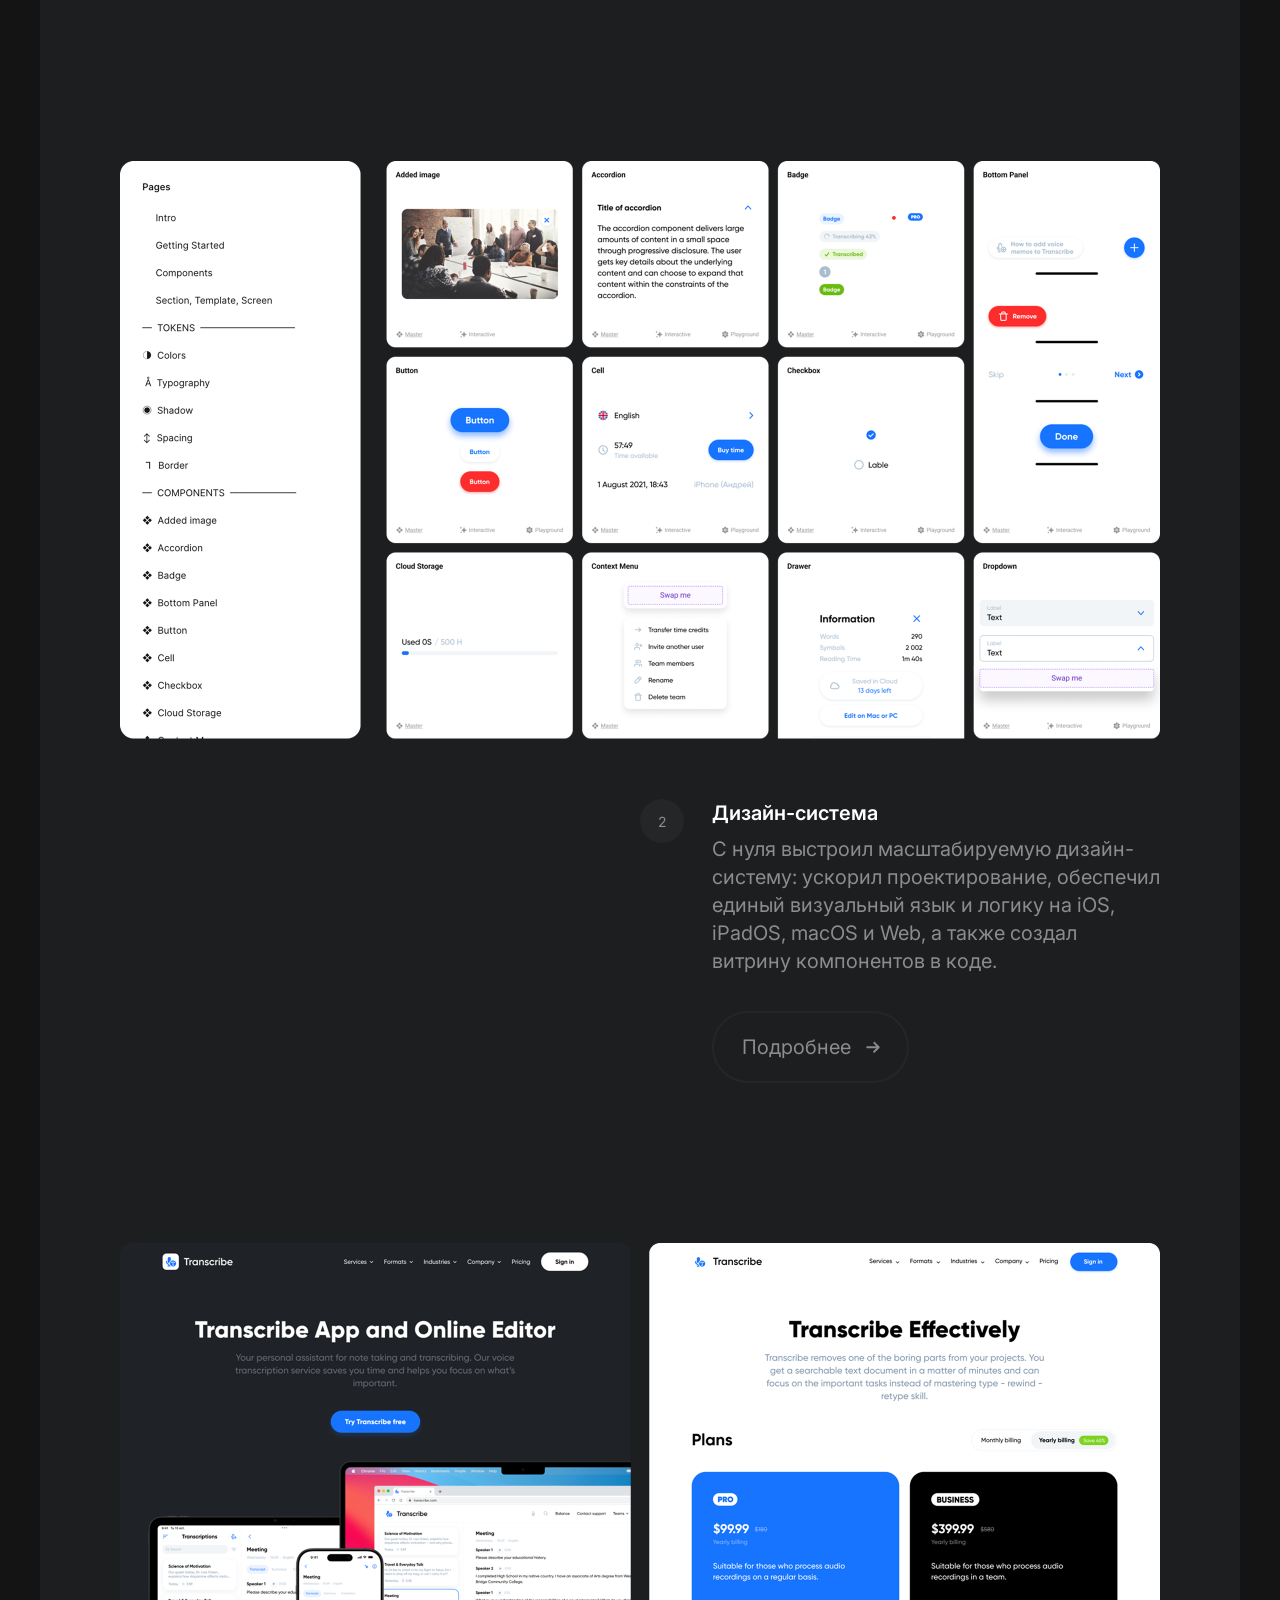
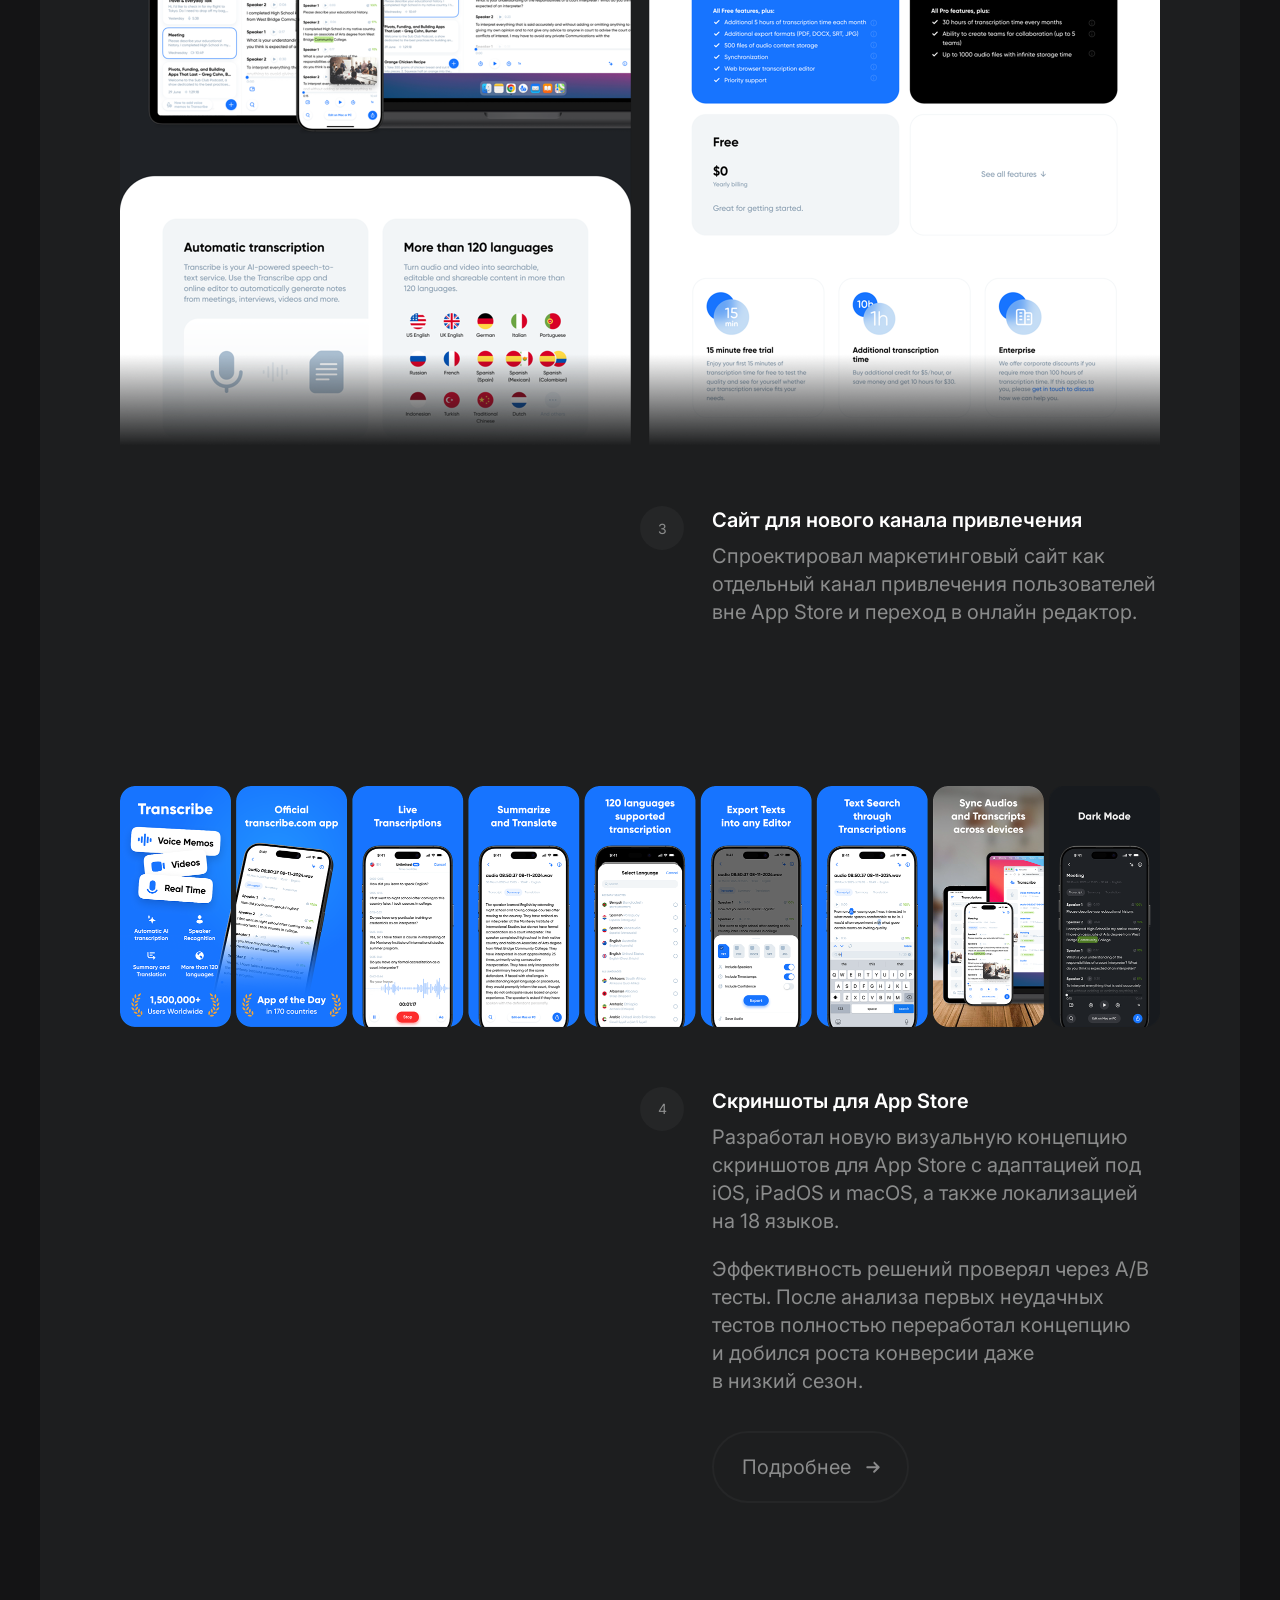
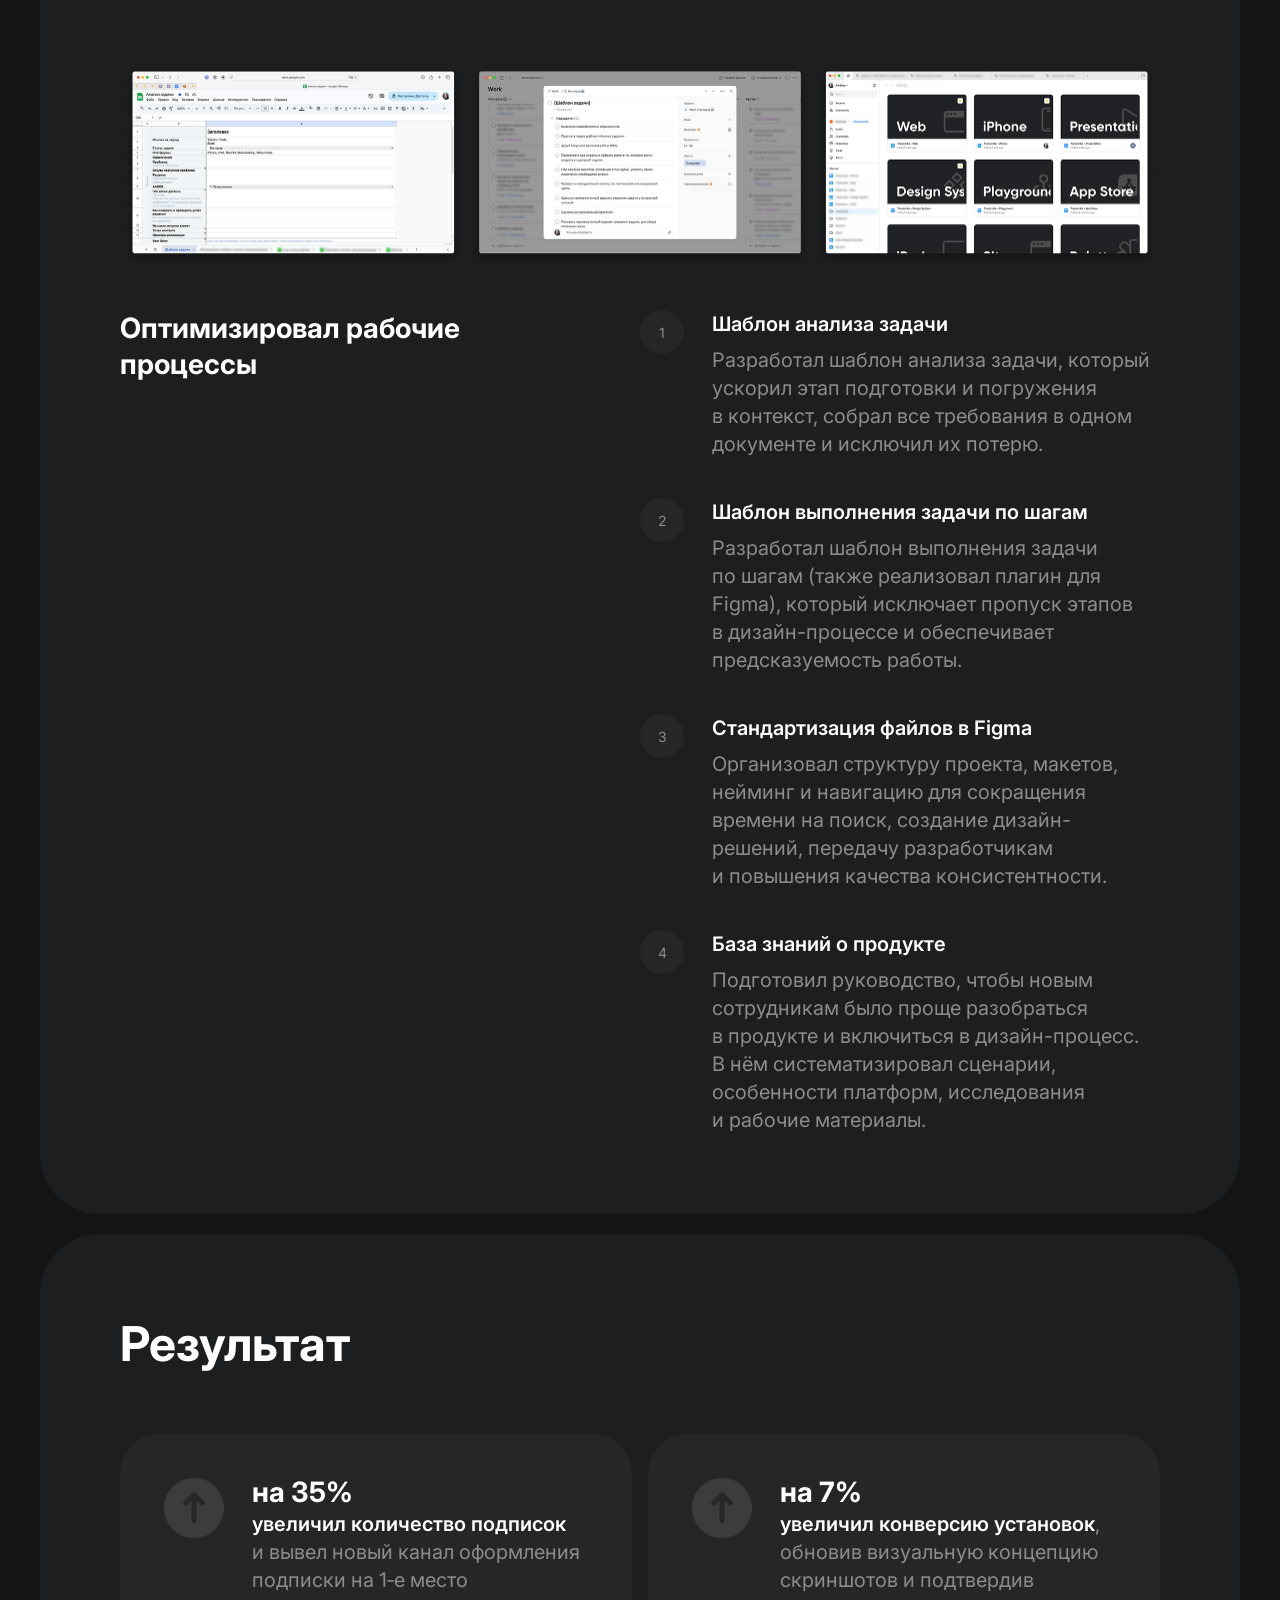
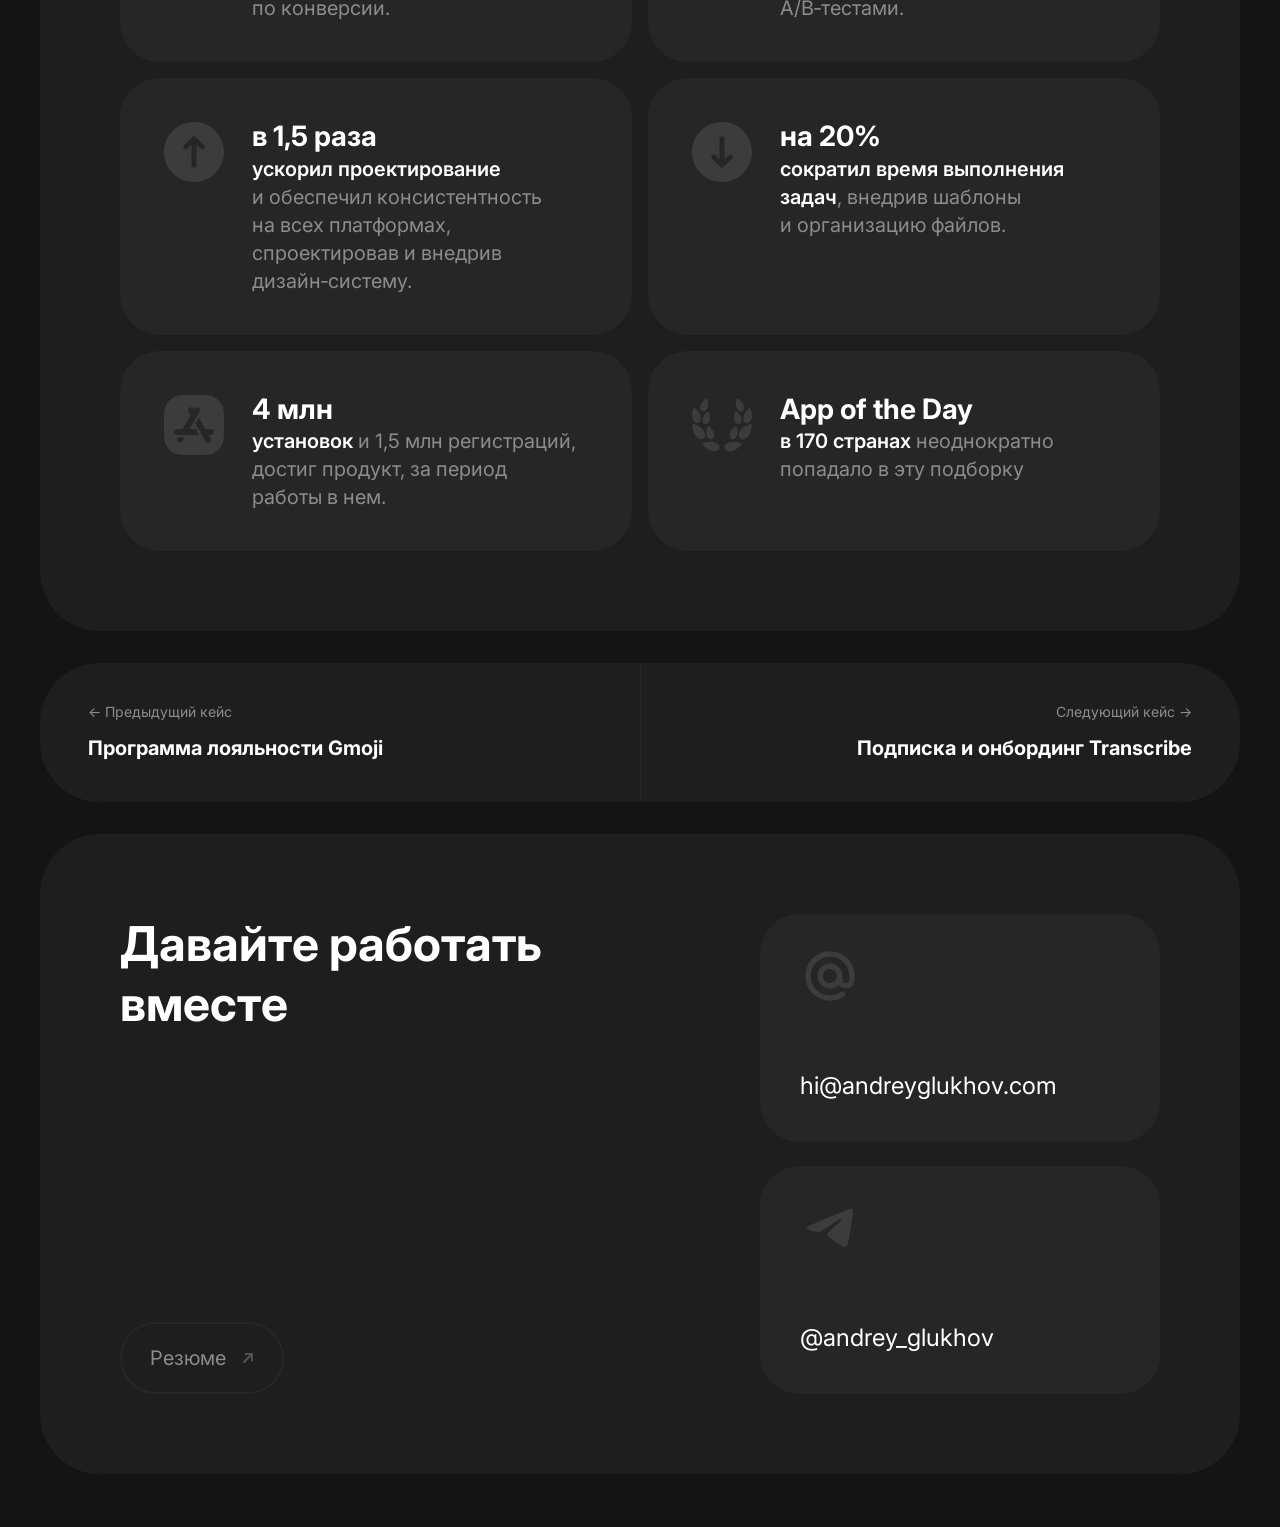
<file: transcribe/index.html>
<!DOCTYPE html>
<html lang="ru">
<head>
  <meta charset="UTF-8">
  <meta name="viewport" content="width=device-width, initial-scale=1.0, viewport-fit=cover">
  <!-- Yandex.Metrika counter -->
  <script type="text/javascript">
    (function(m,e,t,r,i,k,a){
        m[i]=m[i]||function(){(m[i].a=m[i].a||[]).push(arguments)};
        m[i].l=1*new Date();
        for (var j = 0; j < document.scripts.length; j++) {if (document.scripts[j].src === r) { return; }}
        k=e.createElement(t),a=e.getElementsByTagName(t)[0],k.async=1,k.src=r,a.parentNode.insertBefore(k,a)
    })(window, document,'script','https://mc.yandex.ru/metrika/tag.js?id=114570812', 'ym');

    ym(114570812, 'init', {ssr:true, webvisor:true, clickmap:true, ecommerce:"dataLayer", referrer: document.referrer, url: location.href, accurateTrackBounce:true, trackLinks:true});
  </script>
  
  <!-- /Yandex.Metrika counter -->
  <meta name="description" content="Провёл исследования, переработал интерфейсы и создал дизайн-систему. Время проектирования сократилось в 1,5 раза.">
  <title>Transcribe – Андрей Глухов</title>
  <link rel="icon" type="image/png" sizes="32x32" href="/assets/favicon-32x32.png?v=20260929-avatar">
  <link rel="icon" type="image/png" sizes="16x16" href="/assets/favicon-16x16.png?v=20260929-avatar">
  <link rel="apple-touch-icon" href="/assets/apple-touch-icon.png?v=20260929-avatar">
  <link rel="preconnect" href="https://fonts.googleapis.com">
  <link rel="preconnect" href="https://fonts.gstatic.com" crossorigin>
  <link href="https://fonts.googleapis.com/css2?family=Inter:wght@400;500;600;700&display=swap" rel="stylesheet">
  <link rel="stylesheet" href="/css/styles.css?v=shared-header-1">
  <script src="/js/project-nav.js?v=project-nav-fade-4" defer></script>
  <link rel="stylesheet" href="/css/transcribe-tabs.css?v=18">
  <script src="/js/transcribe-tabs.js?v=github-pages-1" defer></script>
  <script src="/js/pages-index-url.js"></script>
</head>
<body>
  <noscript><div><img src="https://mc.yandex.ru/watch/114570812" style="position:absolute; left:-9999px;" alt="" /></div></noscript>
  <header class="mobile-header" data-mobile-floating-header>
    <div class="mobile-header__bar">
      <div class="mobile-header__profile">
        <a class="mobile-header__avatar" href="/" aria-label="Главная">
          <img src="/assets/img_avatar.png" alt="" width="52" height="52">
        </a>
        <div class="mobile-header__info">
          <a class="mobile-header__name" href="/">Андрей Глухов</a>
          <p class="mobile-header__role">Продуктовый дизайнер</p>
        </div>
      </div>
      <button class="mobile-header__menu-btn" type="button" aria-expanded="false" aria-controls="mobile-header-menu" aria-label="Открыть меню">
        <img src="/assets/icon_menu_24.svg" alt="" width="24" height="24" aria-hidden="true">
      </button>
    </div>
    <div class="mobile-header__menu" id="mobile-header-menu" role="dialog" aria-modal="true" aria-label="Меню сайта" hidden>
      <div class="mobile-header__menu-top">
        <button class="mobile-header__close-btn" type="button" aria-label="Закрыть меню">
          <img src="/assets/icon_close_24.svg" alt="" width="24" height="24" aria-hidden="true">
        </button>
      </div>
      <nav class="mobile-header__menu-nav" aria-label="Навигация по проектам">
        <a class="mobile-header__menu-link" href="/">Главная</a>
        <a class="mobile-header__menu-link" href="/transcribe/">Transcribe</a>
        <a class="mobile-header__menu-link" href="/transcribe-design-system/">Дизайн-система Transcribe</a>
        <a class="mobile-header__menu-link" href="/gmoji/">Gmoji</a>
      </nav>
      <div class="mobile-header__menu-contacts">
        <button class="mobile-header__contact-link email-copy" type="button" data-email="hi@andreyglukhov.com" aria-label="Скопировать email hi@andreyglukhov.com"><span>Email</span><span class="email-copy__icons" aria-hidden="true"><svg class="email-copy__copy" width="16" height="16" viewBox="0 0 24 24" fill="none" xmlns="http://www.w3.org/2000/svg">
<path d="M9 15C9 12.1716 9 10.7574 9.87868 9.87868C10.7574 9 12.1716 9 15 9L16 9C18.8284 9 20.2426 9 21.1213 9.87868C22 10.7574 22 12.1716 22 15V16C22 18.8284 22 20.2426 21.1213 21.1213C20.2426 22 18.8284 22 16 22H15C12.1716 22 10.7574 22 9.87868 21.1213C9 20.2426 9 18.8284 9 16L9 15Z" stroke="currentColor" stroke-width="1.5" stroke-linecap="round" stroke-linejoin="round"/>
<path d="M16.9999 9C16.9975 6.04291 16.9528 4.51121 16.092 3.46243C15.9258 3.25989 15.7401 3.07418 15.5376 2.90796C14.4312 2 12.7875 2 9.5 2C6.21252 2 4.56878 2 3.46243 2.90796C3.25989 3.07417 3.07418 3.25989 2.90796 3.46243C2 4.56878 2 6.21252 2 9.5C2 12.7875 2 14.4312 2.90796 15.5376C3.07417 15.7401 3.25989 15.9258 3.46243 16.092C4.51121 16.9528 6.04291 16.9975 9 16.9999" stroke="currentColor" stroke-width="1.5" stroke-linecap="round" stroke-linejoin="round"/>
</svg><svg class="email-copy__check" width="16" height="16" viewBox="0 0 24 24" fill="none" stroke="currentColor" stroke-width="2" stroke-linecap="round" stroke-linejoin="round"><path d="m5 12 4 4L19 6"/></svg></span></button>
        <a class="mobile-header__contact-link external-link" href="https://t.me/andrey_glukhov" target="_blank" rel="noopener noreferrer" aria-label="Telegram — открыть в новой вкладке">Telegram<svg class="external-link__arrow" aria-hidden="true" width="20" height="20" viewBox="0 0 20 20" fill="none" xmlns="http://www.w3.org/2000/svg">
<path d="M14.002 5C14.2671 5.00006 14.5215 5.10549 14.709 5.29297C14.8965 5.48049 15.002 5.73484 15.002 6V12.4453C15.0018 12.9973 14.554 13.4452 14.002 13.4453C13.4498 13.4453 13.0022 12.9974 13.002 12.4453V8.37891L6.70901 14.7051C6.31962 15.0965 5.6865 15.0981 5.29495 14.709C4.9035 14.3195 4.90175 13.6865 5.29104 13.2949L11.5537 7H7.87014C7.31786 7 6.87014 6.55228 6.87014 6C6.87014 5.44772 7.31786 5 7.87014 5H14.002Z" fill="currentColor"/>
</svg></a>
        <a class="mobile-header__contact-link mobile-header__contact-link--resume" href="/cv.pdf" target="_blank" rel="noopener noreferrer">
          Резюме
          <svg aria-hidden="true" class="icon-color--subtle" width="20" height="20" viewBox="0 0 20 20" fill="none" xmlns="http://www.w3.org/2000/svg"><path d="M14.002 5C14.2671 5.00006 14.5215 5.10549 14.709 5.29297C14.8965 5.48049 15.002 5.73484 15.002 6V12.4453C15.0018 12.9973 14.554 13.4452 14.002 13.4453C13.4498 13.4453 13.0022 12.9974 13.002 12.4453V8.37891L6.70901 14.7051C6.31962 15.0965 5.6865 15.0981 5.29495 14.709C4.9035 14.3195 4.90175 13.6865 5.29104 13.2949L11.5537 7H7.87014C7.31786 7 6.87014 6.55228 6.87014 6C6.87014 5.44772 7.31786 5 7.87014 5H14.002Z" fill="currentColor"/></svg>
        </a>
      </div>
    </div>
  </header>
  <div class="page page--inner">

    <main data-transcribe-case>
      <article class="page__container card card--hero page-inner__cover page-inner__cover--project-nav">

        <header class="header">
          <div class="header__profile">
            <figure class="header__avatar">
              <img src="/assets/img_avatar.png" alt="Фото Андрея Глухова" width="68" height="68">
            </figure>
            <div class="header__info">
              <a class="header__name" href="/">Андрей Глухов</a>
              <p class="header__role">Продуктовый дизайнер</p>
            </div>
          </div>

          <nav class="header__nav" aria-label="Основная навигация">
            <button class="header__link email-copy" type="button" data-email="hi@andreyglukhov.com" aria-label="Скопировать email hi@andreyglukhov.com"><span>Email</span><span class="email-copy__icons" aria-hidden="true"><svg class="email-copy__copy" width="16" height="16" viewBox="0 0 24 24" fill="none" xmlns="http://www.w3.org/2000/svg">
<path d="M9 15C9 12.1716 9 10.7574 9.87868 9.87868C10.7574 9 12.1716 9 15 9L16 9C18.8284 9 20.2426 9 21.1213 9.87868C22 10.7574 22 12.1716 22 15V16C22 18.8284 22 20.2426 21.1213 21.1213C20.2426 22 18.8284 22 16 22H15C12.1716 22 10.7574 22 9.87868 21.1213C9 20.2426 9 18.8284 9 16L9 15Z" stroke="currentColor" stroke-width="1.5" stroke-linecap="round" stroke-linejoin="round"/>
<path d="M16.9999 9C16.9975 6.04291 16.9528 4.51121 16.092 3.46243C15.9258 3.25989 15.7401 3.07418 15.5376 2.90796C14.4312 2 12.7875 2 9.5 2C6.21252 2 4.56878 2 3.46243 2.90796C3.25989 3.07417 3.07418 3.25989 2.90796 3.46243C2 4.56878 2 6.21252 2 9.5C2 12.7875 2 14.4312 2.90796 15.5376C3.07417 15.7401 3.25989 15.9258 3.46243 16.092C4.51121 16.9528 6.04291 16.9975 9 16.9999" stroke="currentColor" stroke-width="1.5" stroke-linecap="round" stroke-linejoin="round"/>
</svg><svg class="email-copy__check" width="16" height="16" viewBox="0 0 24 24" fill="none" stroke="currentColor" stroke-width="2" stroke-linecap="round" stroke-linejoin="round"><path d="m5 12 4 4L19 6"/></svg></span></button>
            <a class="header__link external-link" href="https://t.me/andrey_glukhov" target="_blank" rel="noopener noreferrer" aria-label="Telegram — открыть в новой вкладке">Telegram<svg class="external-link__arrow" aria-hidden="true" width="20" height="20" viewBox="0 0 20 20" fill="none" xmlns="http://www.w3.org/2000/svg">
<path d="M14.002 5C14.2671 5.00006 14.5215 5.10549 14.709 5.29297C14.8965 5.48049 15.002 5.73484 15.002 6V12.4453C15.0018 12.9973 14.554 13.4452 14.002 13.4453C13.4498 13.4453 13.0022 12.9974 13.002 12.4453V8.37891L6.70901 14.7051C6.31962 15.0965 5.6865 15.0981 5.29495 14.709C4.9035 14.3195 4.90175 13.6865 5.29104 13.2949L11.5537 7H7.87014C7.31786 7 6.87014 6.55228 6.87014 6C6.87014 5.44772 7.31786 5 7.87014 5H14.002Z" fill="currentColor"/>
</svg></a>
            <a class="header__link external-link" href="/cv.pdf" target="_blank" rel="noopener noreferrer" aria-label="Резюме — открыть в новой вкладке">Резюме<svg class="external-link__arrow" aria-hidden="true" width="20" height="20" viewBox="0 0 20 20" fill="none" xmlns="http://www.w3.org/2000/svg">
<path d="M14.002 5C14.2671 5.00006 14.5215 5.10549 14.709 5.29297C14.8965 5.48049 15.002 5.73484 15.002 6V12.4453C15.0018 12.9973 14.554 13.4452 14.002 13.4453C13.4498 13.4453 13.0022 12.9974 13.002 12.4453V8.37891L6.70901 14.7051C6.31962 15.0965 5.6865 15.0981 5.29495 14.709C4.9035 14.3195 4.90175 13.6865 5.29104 13.2949L11.5537 7H7.87014C7.31786 7 6.87014 6.55228 6.87014 6C6.87014 5.44772 7.31786 5 7.87014 5H14.002Z" fill="currentColor"/>
</svg></a>
          </nav>
        <button class="header__menu-btn mobile-header__menu-btn" type="button" aria-expanded="false" aria-controls="mobile-header-menu" aria-label="Открыть меню">
            <img src="/assets/icon_menu_24.svg" alt="" width="24" height="24" aria-hidden="true">
          </button>
        </header>

        <nav class="project-nav" tabindex="0" aria-label="Материалы проекта Transcribe">
          <a class="project-nav__link" href="/transcribe/" aria-current="page">О проекте</a>
          <a class="project-nav__link" href="/transcribe-subscription/">Подписка и онбординг</a>
          <a class="project-nav__link" href="/transcribe-app-store/">Скриншоты App Store</a>
          <a class="project-nav__link" href="/transcribe-design-system/">Дизайн-система</a>
        </nav>
        <div class="project-case-intro">

        <h1 class="page-inner__title">Исследо&shy;вания, дизайн и&nbsp;развитие продукта</h1>

        <p class="page-inner__lead">
          Переработал пользовательский опыт: от&nbsp;исследований и&nbsp;CJM до&nbsp;атомарной дизайн-системы и&nbsp;A/B-тестов. Сократил время проектирования в&nbsp;1.5 раза и&nbsp;унифицировал логику между платформами.
        </p>

        <ul class="page-inner__stats" aria-label="Ключевые метрики проекта">
          <li class="page-inner__stat">
            <img class="page-inner__stat-icon" src="/assets/icon_app_store_68.svg" alt="" width="68" height="68" aria-hidden="true">
            <div class="page-inner__stat-text">
              <p class="page-inner__stat-value">4 млн</p>
              <p class="page-inner__stat-label">установок</p>
            </div>
          </li>
          <li class="page-inner__stat">
            <img class="page-inner__stat-icon" src="/assets/icon_arrow_up_68.svg" alt="" width="68" height="68" aria-hidden="true">
            <div class="page-inner__stat-text">
              <p class="page-inner__stat-value">+35%</p>
              <p class="page-inner__stat-label">рост подписок</p>
            </div>
          </li>
          <li class="page-inner__stat">
            <img class="page-inner__stat-icon" src="/assets/icon_arrow_up_68.svg" alt="" width="68" height="68" aria-hidden="true">
            <div class="page-inner__stat-text">
              <p class="page-inner__stat-value">+20%</p>
              <p class="page-inner__stat-label">рост скачиваний</p>
            </div>
          </li>
        </ul>

        <figure class="page-inner__cover-media">
          <img src="/assets/img_transcribe_cover.png" alt="Скриншоты приложения Transcribe на разных устройствах" width="1040" height="580">
        </figure>

        <dl class="page-inner__meta">
          <div class="page-inner__meta-group">
            <div class="page-inner__meta-row">
              <dt class="page-inner__meta-term">Проект</dt>
              <dd class="page-inner__meta-value">Transcribe</dd>
            </div>
            <dd class="page-inner__meta-desc">
              Преобразование речи в текст из аудио, видео или в реальном времени. Сокращает часы ручной расшифровки до нескольких минут. Идеально для встреч, интервью, лекций, подкастов и заметок.
            </dd>
          </div>
          <div class="page-inner__meta-row">
            <dt class="page-inner__meta-term">Период</dt>
            <dd class="page-inner__meta-value">2021 – текущее время</dd>
          </div>
          <div class="page-inner__meta-row">
            <dt class="page-inner__meta-term">Роль</dt>
            <dd class="page-inner__meta-value">Продуктовый дизайнер</dd>
          </div>
          <div class="page-inner__meta-row">
            <dt class="page-inner__meta-term">Обязанности</dt>
            <dd class="page-inner__meta-value">Исследование, Проектирование, Прототипирование, Дизайн-система</dd>
          </div>
          <div class="page-inner__meta-row">
            <dt class="page-inner__meta-term">Платформа</dt>
            <dd class="page-inner__meta-value">iOS, iPadOS, macOS, Web</dd>
          </div>
          <div class="page-inner__meta-row">
            <dt class="page-inner__meta-term">Команда</dt>
            <dd class="page-inner__meta-value">
              Руководитель, Продуктовый дизайнер, iOS-разработчик, Web-разработчик, Тестировщик, SEO специалист, Копирайтер
            </dd>
          </div>
        </dl>

        <div class="page-inner__links">
          <a class="btn-pill" href="https://apps.apple.com/us/app/transcribe-speech-to-text/id1241342461" target="_blank" rel="noopener noreferrer">
            App Store
            <img class="btn-pill__icon" src="/assets/icon_external_link_20.svg" alt="" aria-hidden="true">
          </a>
          <a class="btn-pill" href="https://transcribe.com/" target="_blank" rel="noopener noreferrer">
            Transcribe.com
            <img class="btn-pill__icon" src="/assets/icon_external_link_20.svg" alt="" aria-hidden="true">
          </a>
        </div>
        </div>
      </article>

      <section class="page__container card page-inner__section page-inner__section--problems" aria-labelledby="problems-heading">
        <div class="page-inner__section-layout">
          <h2 class="page-inner__section-heading" id="problems-heading">Проблемы</h2>
          <ol class="page-inner__list">
            <li class="page-inner__list-item">
              <span class="page-inner__badge" aria-hidden="true">1</span>
              <p class="page-inner__list-text">Отсутствие исследований пользователей и точек роста продукта</p>
            </li>
            <li class="page-inner__list-item">
              <span class="page-inner__badge" aria-hidden="true">2</span>
              <p class="page-inner__list-text">Ошибки юзабилити и несогласо&shy;ванность интерфейсов</p>
            </li>
            <li class="page-inner__list-item">
              <span class="page-inner__badge" aria-hidden="true">3</span>
              <p class="page-inner__list-text">Отсутствие единой логики между платформами</p>
            </li>
            <li class="page-inner__list-item">
              <span class="page-inner__badge" aria-hidden="true">4</span>
              <p class="page-inner__list-text">Отсутствие полной и масштабируемой дизайн-системы</p>
            </li>
            <li class="page-inner__list-item">
              <span class="page-inner__badge" aria-hidden="true">5</span>
              <p class="page-inner__list-text">Отсутствие стандарта анализа задач, нечеткий сценарий работы и хаотичная структура макетов</p>
            </li>
          </ol>
        </div>
      </section>

      <section class="page__container card page-inner__section page-inner__section--tasks" aria-labelledby="tasks-heading">
        <div class="page-inner__section-layout">
          <h2 class="page-inner__section-heading" id="tasks-heading">Задачи</h2>
          <ol class="page-inner__list">
            <li class="page-inner__list-item">
              <span class="page-inner__badge" aria-hidden="true">1</span>
              <p class="page-inner__list-text">Выявить потребности пользователей и точки роста продукта</p>
            </li>
            <li class="page-inner__list-item">
              <span class="page-inner__badge" aria-hidden="true">2</span>
              <p class="page-inner__list-text">Исправить ошибки юзабилити и улучшить ключевые сценарии</p>
            </li>
            <li class="page-inner__list-item">
              <span class="page-inner__badge" aria-hidden="true">3</span>
              <p class="page-inner__list-text">Унифицировать опыт на всех платформах</p>
            </li>
            <li class="page-inner__list-item">
              <span class="page-inner__badge" aria-hidden="true">4</span>
              <p class="page-inner__list-text">Разработать дизайн-систему</p>
            </li>
            <li class="page-inner__list-item">
              <span class="page-inner__badge" aria-hidden="true">5</span>
              <p class="page-inner__list-text">Выстроить рабочие процессы и организацию макетов</p>
            </li>
          </ol>
        </div>
      </section>

      <section class="page__container card page-inner__section page-inner__section--solutions" aria-labelledby="solutions-heading">
        <h2 class="page-inner__section-heading" id="solutions-heading">Решения</h2>

        <article class="page-inner__solution-card page-inner__solution-card--analysis">
          <figure
            class="page-inner__solution-media"
            role="region"
            aria-label="Скриншоты анализа продукта: UX-аудит, исследования и стратегия"
          >
            <img loading="lazy" src="/assets/img_transcribe_analysis_1.png" alt="" width="1040" height="622" decoding="async">
            <img src="/assets/img_transcribe_analysis_2.png" alt="" width="1040" height="622" loading="lazy" decoding="async">
            <img src="/assets/img_transcribe_analysis_3.png" alt="" width="1040" height="622" loading="lazy" decoding="async">
            <img src="/assets/img_transcribe_analysis_4.png" alt="" width="1040" height="622" loading="lazy" decoding="async">
            <img src="/assets/img_transcribe_analysis_5.png" alt="" width="1040" height="622" loading="lazy" decoding="async">
            <img src="/assets/img_transcribe_analysis_6.png" alt="" width="1040" height="622" loading="lazy" decoding="async">
            <img src="/assets/img_transcribe_analysis_7.png" alt="" width="1040" height="622" loading="lazy" decoding="async">
            <img src="/assets/img_transcribe_analysis_8.png" alt="" width="1040" height="622" loading="lazy" decoding="async">
            <img src="/assets/img_transcribe_analysis_9.png" alt="" width="1040" height="622" loading="lazy" decoding="async">
            <img loading="lazy"
              class="page-inner__solution-media-image--desktop"
              src="/assets/img_transcribe_analysis.png"
              alt=""
              width="1040"
              height="622"
            >
          </figure>

          <div class="page-inner__solution-body">
            <h3 class="page-inner__solution-title">Провёл комплексный анализ продукта</h3>

            <ol class="page-inner__solution-list">
              <li class="page-inner__solution-item">
                <span class="page-inner__badge" aria-hidden="true">1</span>
                <div class="page-inner__solution-content">
                  <p class="page-inner__solution-item-title">Аудит текущего состояния</p>
                  <p class="page-inner__solution-item-text">
                    Провёл UX-аудит продукта на iOS, iPadOS, macOS и Web: выявил ошибки юзабилити и баги в ключевых сценариях, визуализировал информационную архитектуру и схему переходов между экранами.
                  </p>
                </div>
              </li>
              <li class="page-inner__solution-item">
                <span class="page-inner__badge" aria-hidden="true">2</span>
                <div class="page-inner__solution-content">
                  <p class="page-inner__solution-item-title">Исследование пользователей и рынка</p>
                  <p class="page-inner__solution-item-text">
                    Обработал 800+ отзывов, провёл CustDev-интервью, сегментировал целевую аудиторию, составил CJM с проблемными зонами и проанализировал конкурентов.
                  </p>
                </div>
              </li>
              <li class="page-inner__solution-item">
                <span class="page-inner__badge" aria-hidden="true">3</span>
                <div class="page-inner__solution-content">
                  <p class="page-inner__solution-item-title">Анализ и стратегия</p>
                  <p class="page-inner__solution-item-text">
                    Провёл JTBD-исследование, выявив скрытые боли и неочевидных конкурентов, а также проанализировал воронку AARRR с разработкой плана улучшения конверсий.
                  </p>
                </div>
              </li>
            </ol>
          </div>
        </article>

        <article class="page-inner__solution-card page-inner__solution-card--product">
          <figure
            class="page-inner__solution-media"
            role="region"
            aria-label="Скриншоты интерфейсов Transcribe на iOS, iPadOS, macOS и Web"
          >
            <img loading="lazy" src="/assets/img_transcribe_ui_1.png" alt="" width="276" height="600" decoding="async">
            <img src="/assets/img_transcribe_ui_2.png" alt="" width="276" height="600" loading="lazy" decoding="async">
            <img src="/assets/img_transcribe_ui_3.png" alt="" width="276" height="600" loading="lazy" decoding="async">
            <img src="/assets/img_transcribe_ui_4.png" alt="" width="276" height="600" loading="lazy" decoding="async">
            <img src="/assets/img_transcribe_ui_5.png" alt="" width="276" height="600" loading="lazy" decoding="async">
            <img src="/assets/img_transcribe_ui_6.png" alt="" width="276" height="600" loading="lazy" decoding="async">
            <img src="/assets/img_transcribe_ui_7.png" alt="" width="276" height="600" loading="lazy" decoding="async">
            <img src="/assets/img_transcribe_ui_8.png" alt="" width="276" height="600" loading="lazy" decoding="async">
            <img loading="lazy"
              class="page-inner__solution-media-image--desktop"
              src="/assets/img_transcribe_ui.png"
              alt="Интерфейсы Transcribe: ключевые сценарии на iOS, iPadOS, macOS и Web"
              width="1040"
              height="1076"
            >
          </figure>

          <div class="page-inner__solution-body">
            <h3 class="page-inner__solution-title">Спроектировал и улучшил продуктовые решения</h3>

            <ol class="page-inner__solution-list">
              <li class="page-inner__solution-item">
                <span class="page-inner__badge" aria-hidden="true">1</span>
                <div class="page-inner__solution-content">
                  <p class="page-inner__solution-item-title">Ключевые сценарии и интерфейсы</p>
                  <div class="page-inner__solution-desc">
                    <p class="page-inner__solution-item-text">
                      Спроектировал новые и переработал существующие сценарии. Привёл интерфейсы iOS, iPadOS, macOS и Web к единому стилю.
                    </p>
                    <p class="page-inner__solution-item-text">
                      Улучшил работу с транскрипцией и экспортом, упростил управление подпиской и покупку времени. Добавил AI-функции для создания краткого содержания и перевода транскрипций.
                    </p>
                  </div>
                </div>
              </li>
            </ol>
          </div>
        </article>

        <article class="page-inner__solution-card page-inner__solution-card--design-system">
          <figure
            class="page-inner__solution-media"
            role="region"
            aria-label="Скриншоты дизайн-системы Transcribe: компоненты и документация"
          >
            <img
              class="page-inner__solution-media-image--desktop"
              src="/assets/img_transcribe_design_system.png"
              alt="Дизайн-система Transcribe: библиотека компонентов и документация"
              width="1040"
              height="578"
              loading="lazy"
              decoding="async"
            >
          </figure>

          <div class="page-inner__solution-body page-inner__solution-body--spaced">
            <div class="page-inner__solution-title page-inner__solution-title--spacer" aria-hidden="true"></div>

            <ol class="page-inner__solution-list">
              <li class="page-inner__solution-item">
                <span class="page-inner__badge" aria-hidden="true">2</span>
                <div class="page-inner__solution-content">
                  <p class="page-inner__solution-item-title">Дизайн-система</p>
                  <p class="page-inner__solution-item-text">
                    С нуля выстроил масштабируемую дизайн-систему: ускорил проектирование, обеспечил единый визуальный язык и логику на iOS, iPadOS, macOS и Web, а также создал витрину компонентов в коде.
                  </p>

                  <a class="btn-pill btn-pill--next page-inner__solution-cta" href="/transcribe-design-system/">
                    Подробнее
                    <img loading="lazy" class="btn-pill__icon" src="/assets/icon_next_20.svg" alt="" aria-hidden="true">
                  </a>
                </div>
              </li>
            </ol>
          </div>
        </article>

        <article class="page-inner__solution-card page-inner__solution-card--site">
          <figure
            class="page-inner__solution-media"
            role="region"
            aria-label="Скриншоты маркетингового сайта Transcribe и онлайн редактора"
          >
            <img
              src="/assets/img_transcribe_site.png"
              alt="Маркетинговый сайт Transcribe: страницы и тарифы"
              width="1040"
              height="803"
              loading="lazy"
              decoding="async"
            >
          </figure>

          <div class="page-inner__solution-body page-inner__solution-body--spaced">
            <div class="page-inner__solution-title page-inner__solution-title--spacer" aria-hidden="true"></div>

            <ol class="page-inner__solution-list">
              <li class="page-inner__solution-item">
                <span class="page-inner__badge" aria-hidden="true">3</span>
                <div class="page-inner__solution-content">
                  <p class="page-inner__solution-item-title">Сайт для нового канала привлечения</p>
                  <p class="page-inner__solution-item-text">
                    Спроектировал маркетинговый сайт как отдельный канал привлечения пользователей вне App Store и переход в онлайн редактор.
                  </p>
                </div>
              </li>
            </ol>
          </div>
        </article>

        <article class="page-inner__solution-card page-inner__solution-card--app-store">
          <figure
            class="page-inner__solution-media"
            role="region"
            aria-label="Скриншоты для App Store: обновлённая визуальная концепция и локализации"
          >
            <img loading="lazy" src="/assets/img_transcribe_app_store.png" alt="" width="1040" height="240" decoding="async">
            <img
              class="page-inner__solution-media-image--desktop"
              src="/assets/img_transcribe_app_store.png"
              alt="Скриншоты Transcribe для App Store: обновлённая визуальная концепция"
              width="1040"
              height="240"
              loading="lazy"
              decoding="async"
            >
          </figure>

          <div class="page-inner__solution-body page-inner__solution-body--spaced">
            <div class="page-inner__solution-title page-inner__solution-title--spacer" aria-hidden="true"></div>

            <ol class="page-inner__solution-list">
              <li class="page-inner__solution-item">
                <span class="page-inner__badge" aria-hidden="true">4</span>
                <div class="page-inner__solution-content">
                  <p class="page-inner__solution-item-title">Скриншоты для App Store</p>
                  <div class="page-inner__solution-desc">
                    <p class="page-inner__solution-item-text">
                      Разработал новую визуальную концепцию скриншотов для App Store с адаптацией под iOS, iPadOS и macOS, а также локализацией на 18 языков.
                    </p>
                    <p class="page-inner__solution-item-text">
                      Эффективность решений проверял через A/B тесты. После анализа первых неудачных тестов полностью переработал концепцию и добился роста конверсии даже в низкий сезон.
                    </p>
                  </div>
                  <a class="btn-pill btn-pill--next page-inner__solution-cta" href="/transcribe-app-store/">Подробнее<img loading="lazy" class="btn-pill__icon" src="/assets/icon_next_20.svg" alt="" aria-hidden="true"></a>
                </div>
              </li>
            </ol>
          </div>
        </article>

        <article class="page-inner__solution-card page-inner__solution-card--work-processes">
          <figure
            class="page-inner__solution-media"
            role="region"
            aria-label="Шаблоны и организация рабочих процессов"
          >
            <img loading="lazy" src="/assets/img_transcribe_work_processes_1.png" alt="" width="669" height="400" decoding="async">
            <img src="/assets/img_transcribe_work_processes_2.png" alt="" width="669" height="400" loading="lazy" decoding="async">
            <img src="/assets/img_transcribe_work_processes_3.png" alt="" width="669" height="400" loading="lazy" decoding="async">
            <img
              class="page-inner__solution-media-image--desktop"
              src="/assets/img_transcribe_work_processes.png"
              alt="Шаблоны и организация рабочих процессов в Figma"
              width="1040"
              height="207"
              loading="lazy"
              decoding="async"
            >
          </figure>

          <div class="page-inner__solution-body">
            <h3 class="page-inner__solution-title">Оптимизировал рабочие процессы</h3>

            <ol class="page-inner__solution-list">
              <li class="page-inner__solution-item">
                <span class="page-inner__badge" aria-hidden="true">1</span>
                <div class="page-inner__solution-content">
                  <p class="page-inner__solution-item-title">Шаблон анализа задачи</p>
                  <p class="page-inner__solution-item-text">
                    Разработал шаблон анализа задачи, который ускорил этап подготовки и погружения в контекст, собрал все требования в одном документе и исключил их потерю.
                  </p>
                </div>
              </li>
              <li class="page-inner__solution-item">
                <span class="page-inner__badge" aria-hidden="true">2</span>
                <div class="page-inner__solution-content">
                  <p class="page-inner__solution-item-title">Шаблон выполнения задачи по шагам</p>
                  <p class="page-inner__solution-item-text">
                    Разработал шаблон выполнения задачи по шагам (также реализовал плагин для Figma), который исключает пропуск этапов в дизайн-процессе и обеспечивает предсказуемость работы.
                  </p>
                </div>
              </li>
              <li class="page-inner__solution-item">
                <span class="page-inner__badge" aria-hidden="true">3</span>
                <div class="page-inner__solution-content">
                  <p class="page-inner__solution-item-title">Стандартизация файлов в Figma</p>
                  <p class="page-inner__solution-item-text">
                    Организовал структуру проекта, макетов, нейминг и навигацию для сокращения времени на поиск, создание дизайн-решений, передачу разработчикам и повышения качества консистентности.
                  </p>
                </div>
              </li>
              <li class="page-inner__solution-item">
                <span class="page-inner__badge" aria-hidden="true">4</span>
                <div class="page-inner__solution-content">
                  <p class="page-inner__solution-item-title">База знаний о продукте</p>
                  <p class="page-inner__solution-item-text">
                    Подготовил руководство, чтобы новым сотрудникам было проще разобраться в продукте и включиться в дизайн-процесс. В нём систематизировал сценарии, особенности платформ, исследования и рабочие материалы.
                  </p>
                </div>
              </li>
            </ol>
          </div>
        </article>
      </section>

      <section class="page__container card page-inner__section page-inner__section--results" aria-labelledby="results-heading">
        <h2 class="page-inner__section-heading" id="results-heading">Результат</h2>
        <ul class="page-inner__results">
          <li class="page-inner__result-card">
            <img loading="lazy" class="page-inner__result-icon" src="/assets/icon_arrow_up_68.svg" alt="" width="68" height="68" aria-hidden="true">
            <div class="page-inner__result-body">
              <p class="page-inner__result-metric">на 35%</p>
              <p class="page-inner__result-text">
                <strong>увеличил количество подписок</strong>
                и вывел новый канал оформления подписки на 1‑е место по конверсии.
              </p>
            </div>
          </li>
          <li class="page-inner__result-card">
            <img loading="lazy" class="page-inner__result-icon" src="/assets/icon_arrow_up_68.svg" alt="" width="68" height="68" aria-hidden="true">
            <div class="page-inner__result-body">
              <p class="page-inner__result-metric">на 7%</p>
              <p class="page-inner__result-text">
                <strong>увеличил конверсию установок</strong>,
                обновив визуальную концепцию скриншотов и подтвердив A/B‑тестами.
              </p>
            </div>
          </li>
          <li class="page-inner__result-card">
            <img loading="lazy" class="page-inner__result-icon" src="/assets/icon_arrow_up_68.svg" alt="" width="68" height="68" aria-hidden="true">
            <div class="page-inner__result-body">
              <p class="page-inner__result-metric">в 1,5 раза</p>
              <p class="page-inner__result-text">
                <strong>ускорил проектирование</strong>
                и обеспечил консистентность на всех платформах, спроектировав и внедрив дизайн‑систему.
              </p>
            </div>
          </li>
          <li class="page-inner__result-card">
            <img loading="lazy" class="page-inner__result-icon" src="/assets/icon_arrow_down_68.svg" alt="" width="68" height="68" aria-hidden="true">
            <div class="page-inner__result-body">
              <p class="page-inner__result-metric">на 20%</p>
              <p class="page-inner__result-text">
                <strong>сократил время выполнения задач</strong>,
                внедрив шаблоны и организацию файлов.
              </p>
            </div>
          </li>
          <li class="page-inner__result-card">
            <img loading="lazy" class="page-inner__result-icon" src="/assets/icon_app_store_68.svg" alt="" width="68" height="68" aria-hidden="true">
            <div class="page-inner__result-body">
              <p class="page-inner__result-metric">4 млн</p>
              <p class="page-inner__result-text">
                <strong>установок</strong>
                и 1,5 млн регистраций, достиг продукт, за период работы в нем.
              </p>
            </div>
          </li>
          <li class="page-inner__result-card">
            <img loading="lazy" class="page-inner__result-icon" src="/assets/icon_awward_68.svg" alt="" width="68" height="68" aria-hidden="true">
            <div class="page-inner__result-body">
              <p class="page-inner__result-metric">App of the Day</p>
              <p class="page-inner__result-text">
                <strong>в 170 странах</strong>
                неоднократно попадало в эту подборку
              </p>
            </div>
          </li>
        </ul>
      </section>

    <nav class="page__container card case-navigation" aria-label="Навигация по кейсам">
  <a class="interactive-card case-navigation__link" href="/gmoji-loyalty/">
    <span class="case-navigation__direction">← Предыдущий кейс</span>
    <h2 class="case-navigation__title">Программа лояльности Gmoji</h2>
  </a>
  <a class="interactive-card case-navigation__link" href="/transcribe-subscription/">
    <span class="case-navigation__direction">Следующий кейс →</span>
    <h2 class="case-navigation__title">Подписка и онбординг Transcribe</h2>
  </a>
</nav>
</main>

    <footer class="page__container card card--contact" aria-labelledby="contact-title">
      <div class="contact__intro">
        <h2 class="contact__title" id="contact-title">Давайте работать<br>вместе</h2>
        <a class="btn-pill" href="/cv.pdf" target="_blank" rel="noopener noreferrer" aria-label="Скачать резюме">
          Резюме
          <svg class="btn-pill__icon" aria-hidden="true" width="20" height="20" viewBox="0 0 20 20" fill="none" xmlns="http://www.w3.org/2000/svg"><path d="M14.002 5C14.2671 5.00006 14.5215 5.10549 14.709 5.29297C14.8965 5.48049 15.002 5.73484 15.002 6V12.4453C15.0018 12.9973 14.554 13.4452 14.002 13.4453C13.4498 13.4453 13.0022 12.9974 13.002 12.4453V8.37891L6.70901 14.7051C6.31962 15.0965 5.6865 15.0981 5.29495 14.709C4.9035 14.3195 4.90175 13.6865 5.29104 13.2949L11.5537 7H7.87014C7.31786 7 6.87014 6.55228 6.87014 6C6.87014 5.44772 7.31786 5 7.87014 5H14.002Z" fill="currentColor"/></svg>
        </a>
      </div>
      <div class="contact__actions">
        <button class="contact-card interactive-card contact-card--email-copy" type="button" data-email-copy data-email="hi@andreyglukhov.com" aria-label="Скопировать email hi@andreyglukhov.com">
          <img class="contact-card__icon" src="/assets/icon_email_68.svg" alt="" aria-hidden="true">
          <span class="contact-card__value contact-card__value--copy"><span>hi@andreyglukhov.com</span><span class="email-copy__icons" aria-hidden="true"><svg class="email-copy__copy" width="20" height="20" viewBox="0 0 24 24" fill="none" xmlns="http://www.w3.org/2000/svg">
<path d="M9 15C9 12.1716 9 10.7574 9.87868 9.87868C10.7574 9 12.1716 9 15 9L16 9C18.8284 9 20.2426 9 21.1213 9.87868C22 10.7574 22 12.1716 22 15V16C22 18.8284 22 20.2426 21.1213 21.1213C20.2426 22 18.8284 22 16 22H15C12.1716 22 10.7574 22 9.87868 21.1213C9 20.2426 9 18.8284 9 16L9 15Z" stroke="currentColor" stroke-width="1.5" stroke-linecap="round" stroke-linejoin="round"/>
<path d="M16.9999 9C16.9975 6.04291 16.9528 4.51121 16.092 3.46243C15.9258 3.25989 15.7401 3.07418 15.5376 2.90796C14.4312 2 12.7875 2 9.5 2C6.21252 2 4.56878 2 3.46243 2.90796C3.25989 3.07417 3.07418 3.25989 2.90796 3.46243C2 4.56878 2 6.21252 2 9.5C2 12.7875 2 14.4312 2.90796 15.5376C3.07417 15.7401 3.25989 15.9258 3.46243 16.092C4.51121 16.9528 6.04291 16.9975 9 16.9999" stroke="currentColor" stroke-width="1.5" stroke-linecap="round" stroke-linejoin="round"/>
</svg><svg class="email-copy__check" width="20" height="20" viewBox="0 0 24 24" fill="none" stroke="currentColor" stroke-width="2" stroke-linecap="round" stroke-linejoin="round"><path d="m5 12 4 4L19 6"/></svg></span></span>
        </button>
        <a class="contact-card interactive-card" href="https://t.me/andrey_glukhov" target="_blank" rel="noopener noreferrer" aria-label="Написать в Telegram @andrey_glukhov">
          <img class="contact-card__icon" src="/assets/icon_telegram_68.svg" alt="" aria-hidden="true">
          <span class="contact-card__value contact-card__value--external"><span>@andrey_glukhov</span><img class="contact-card__external-icon" src="/assets/icon_external_link_20.svg" alt="" aria-hidden="true"></span>
        </a>
      </div>
    </footer>

  </div>
  <script src="/js/typography.js?v=transcribe-tabs-1"></script>
  <script src="/js/reveal-cards.js?v=transcribe-tabs-1"></script>
  <script src="/js/page-inner-list.js?v=transcribe-tabs-1"></script>
  <script>
    (function () {
      var floatingHeader = document.querySelector("[data-mobile-floating-header]");
      var mainHeader = document.querySelector(".header");
      if (!floatingHeader || !mainHeader) return;

      var mediaQuery = window.matchMedia("(max-width: 767.98px)");
      var menuPanel = floatingHeader.querySelector(".mobile-header__menu");
      var openButton = floatingHeader.querySelector(".mobile-header__menu-btn");
      var closeButton = floatingHeader.querySelector(".mobile-header__close-btn");
      var menuLinks = floatingHeader.querySelectorAll(".mobile-header__menu-link, .mobile-header__contact-link");
      var lastScrollY = window.scrollY;
      var menuCloseCleanupTimer = null;
      var preserveFloatingHeaderAfterMenuClose = false;
      var pageScrollY = 0;
      var isPageScrollLocked = false;

      function isMenuOpen() {
        return floatingHeader.classList.contains("mobile-header--menu-open");
      }

      function isMainHeaderHidden() {
        return mainHeader.getBoundingClientRect().bottom <= 0;
      }

      function isMainHeaderFullyVisible() {
        var rect = mainHeader.getBoundingClientRect();
        return rect.top >= 0 && rect.bottom <= window.innerHeight;
      }

      function lockPageScroll() {
        if (isPageScrollLocked) return;
        pageScrollY = window.scrollY;
        document.body.style.position = "fixed";
        document.body.style.top = "-" + pageScrollY + "px";
        document.body.style.left = "0";
        document.body.style.right = "0";
        document.body.style.width = "100%";
        document.body.style.overflow = "hidden";
        isPageScrollLocked = true;
      }

      function unlockPageScroll() {
        if (!isPageScrollLocked) return;
        var root = document.documentElement;
        var previousScrollBehavior = root.style.scrollBehavior;
        root.style.scrollBehavior = "auto";
        document.body.style.position = "";
        document.body.style.top = "";
        document.body.style.left = "";
        document.body.style.right = "";
        document.body.style.width = "";
        document.body.style.overflow = "";
        window.scrollTo(0, pageScrollY);
        root.style.scrollBehavior = previousScrollBehavior;
        isPageScrollLocked = false;
      }

      var lastMenuButtonRect = null;
      var menuButtonTopOffset = 0;

      function captureMenuButtonRect() {
        if (!openButton) return;
        lastMenuButtonRect = openButton.getBoundingClientRect();
      }

      function applyCloseButtonPosition(rect) {
        if (!closeButton || !rect) return;
        closeButton.style.top = rect.top + "px";
        closeButton.style.left = rect.left + "px";
        closeButton.style.right = "auto";
        closeButton.style.bottom = "auto";
      }

      function syncCloseButtonPosition() {
        if (!openButton || !lastMenuButtonRect) return;
        var rect = openButton.getBoundingClientRect();
        applyCloseButtonPosition({
          top: rect.top + menuButtonTopOffset,
          left: rect.left
        });
      }

      function clearCloseButtonPosition() {
        if (!closeButton) return;
        lastMenuButtonRect = null;
        menuButtonTopOffset = 0;
        closeButton.style.top = "";
        closeButton.style.left = "";
        closeButton.style.right = "";
        closeButton.style.bottom = "";
      }

      function openMenu(event) {
        if (event && event.currentTarget) openButton = event.currentTarget;
        if (!menuPanel || !openButton) return;
        if (menuCloseCleanupTimer) {
          window.clearTimeout(menuCloseCleanupTimer);
          menuCloseCleanupTimer = null;
        }
        floatingHeader.classList.remove("mobile-header--menu-closing");
        captureMenuButtonRect();
        applyCloseButtonPosition(lastMenuButtonRect);
        menuPanel.hidden = false;
        floatingHeader.classList.add("mobile-header--menu-open");
        openButton.setAttribute("aria-expanded", "true");
        menuPanel.scrollTop = 0;
        lockPageScroll();
        menuButtonTopOffset = lastMenuButtonRect.top - openButton.getBoundingClientRect().top;
        requestAnimationFrame(function () {
          if (!isMenuOpen()) return;
          syncCloseButtonPosition();
          if (closeButton) closeButton.focus({ preventScroll: true });
        });
      }

      function closeMenu() {
        if (!menuPanel || !openButton) return;
        var wasMenuOpen = isMenuOpen();
        var shouldShowFloatingHeader = isMainHeaderHidden();
        menuPanel.hidden = true;
        clearCloseButtonPosition();
        floatingHeader.classList.add("mobile-header--menu-closing");
        floatingHeader.classList.remove("mobile-header--menu-open");
        floatingHeader.classList.toggle("mobile-header--visible", shouldShowFloatingHeader);
        openButton.setAttribute("aria-expanded", "false");
        unlockPageScroll();
        if (wasMenuOpen) {
          var focusTarget = mediaQuery.matches ? openButton : mainHeader.querySelector("a, button");
          if (focusTarget) focusTarget.focus({ preventScroll: true });
        }
        preserveFloatingHeaderAfterMenuClose = shouldShowFloatingHeader;
        if (menuCloseCleanupTimer) window.clearTimeout(menuCloseCleanupTimer);
        menuCloseCleanupTimer = window.setTimeout(function () {
          floatingHeader.classList.remove("mobile-header--menu-closing");
          menuCloseCleanupTimer = null;
        }, 220);
      }

      function hideFloatingHeader() {
        floatingHeader.classList.remove("mobile-header--visible");
        closeMenu();
      }

      function updateHeaderState() {
        if (!mediaQuery.matches) {
          hideFloatingHeader();
          return;
        }
        if (isMenuOpen()) return;

        var currentScrollY = window.scrollY;
        var scrollDelta = currentScrollY - lastScrollY;
        var scrollingUp = scrollDelta < -2;
        var scrollingDown = scrollDelta > 2;
        var headerHidden = isMainHeaderHidden();
        var headerVisible = isMainHeaderFullyVisible();

        if (preserveFloatingHeaderAfterMenuClose) {
          floatingHeader.classList.add("mobile-header--visible");
          preserveFloatingHeaderAfterMenuClose = false;
          lastScrollY = currentScrollY;
          return;
        }

        if (headerVisible || scrollingDown || !headerHidden) {
          floatingHeader.classList.remove("mobile-header--visible");
          if (headerVisible) closeMenu();
        } else if (scrollingUp && headerHidden) {
          floatingHeader.classList.add("mobile-header--visible");
        }

        lastScrollY = currentScrollY;
      }

      if (openButton) openButton.addEventListener("click", openMenu);
      var mainMenuButton = mainHeader.querySelector(".header__menu-btn");
      if (mainMenuButton) mainMenuButton.addEventListener("click", openMenu);
      if (closeButton) closeButton.addEventListener("click", closeMenu);
      menuLinks.forEach(function (link) {
        if (!link.matches(".email-copy, [data-email-copy]")) {
          link.addEventListener("click", closeMenu);
        }
      });

      document.addEventListener("keydown", function (event) {
        if (!isMenuOpen()) return;
        if (event.key === "Escape") {
          event.preventDefault();
          closeMenu();
          return;
        }
        if (event.key !== "Tab") return;
        var focusable = Array.prototype.slice.call(
          menuPanel.querySelectorAll('a[href], button:not([disabled]), [tabindex]:not([tabindex="-1"])')
        ).filter(function (element) {
          return element.getClientRects().length && window.getComputedStyle(element).visibility !== "hidden";
        });
        var first = focusable[0];
        var last = focusable[focusable.length - 1];
        if (!first) {
          event.preventDefault();
          return;
        }
        var focusOutsideMenu = !menuPanel.contains(document.activeElement);
        if (event.shiftKey && (document.activeElement === first || focusOutsideMenu)) {
          event.preventDefault();
          last.focus();
        } else if (!event.shiftKey && (document.activeElement === last || focusOutsideMenu)) {
          event.preventDefault();
          first.focus({ preventScroll: true });
        }
      });

      window.addEventListener("scroll", updateHeaderState, { passive: true });
      window.addEventListener("resize", function () {
        updateHeaderState();
        if (floatingHeader.classList.contains("mobile-header--menu-open")) {
          syncCloseButtonPosition();
        }
      });
      if (window.visualViewport) {
        window.visualViewport.addEventListener("resize", function () {
          if (floatingHeader.classList.contains("mobile-header--menu-open")) {
            syncCloseButtonPosition();
          }
        });
      }
      updateHeaderState();
    })();
  </script>
  <script src="/js/email-copy.js?v=4"></script>
  <script src="/js/contact-card-press.js?v=1"></script>
  <script src="/js/gallery.js?v=transcribe-tabs-1" defer></script>
  <script src="/js/case-navigation-press.js?v=transcribe-tabs-1"></script>
</body>
</html>
</file>
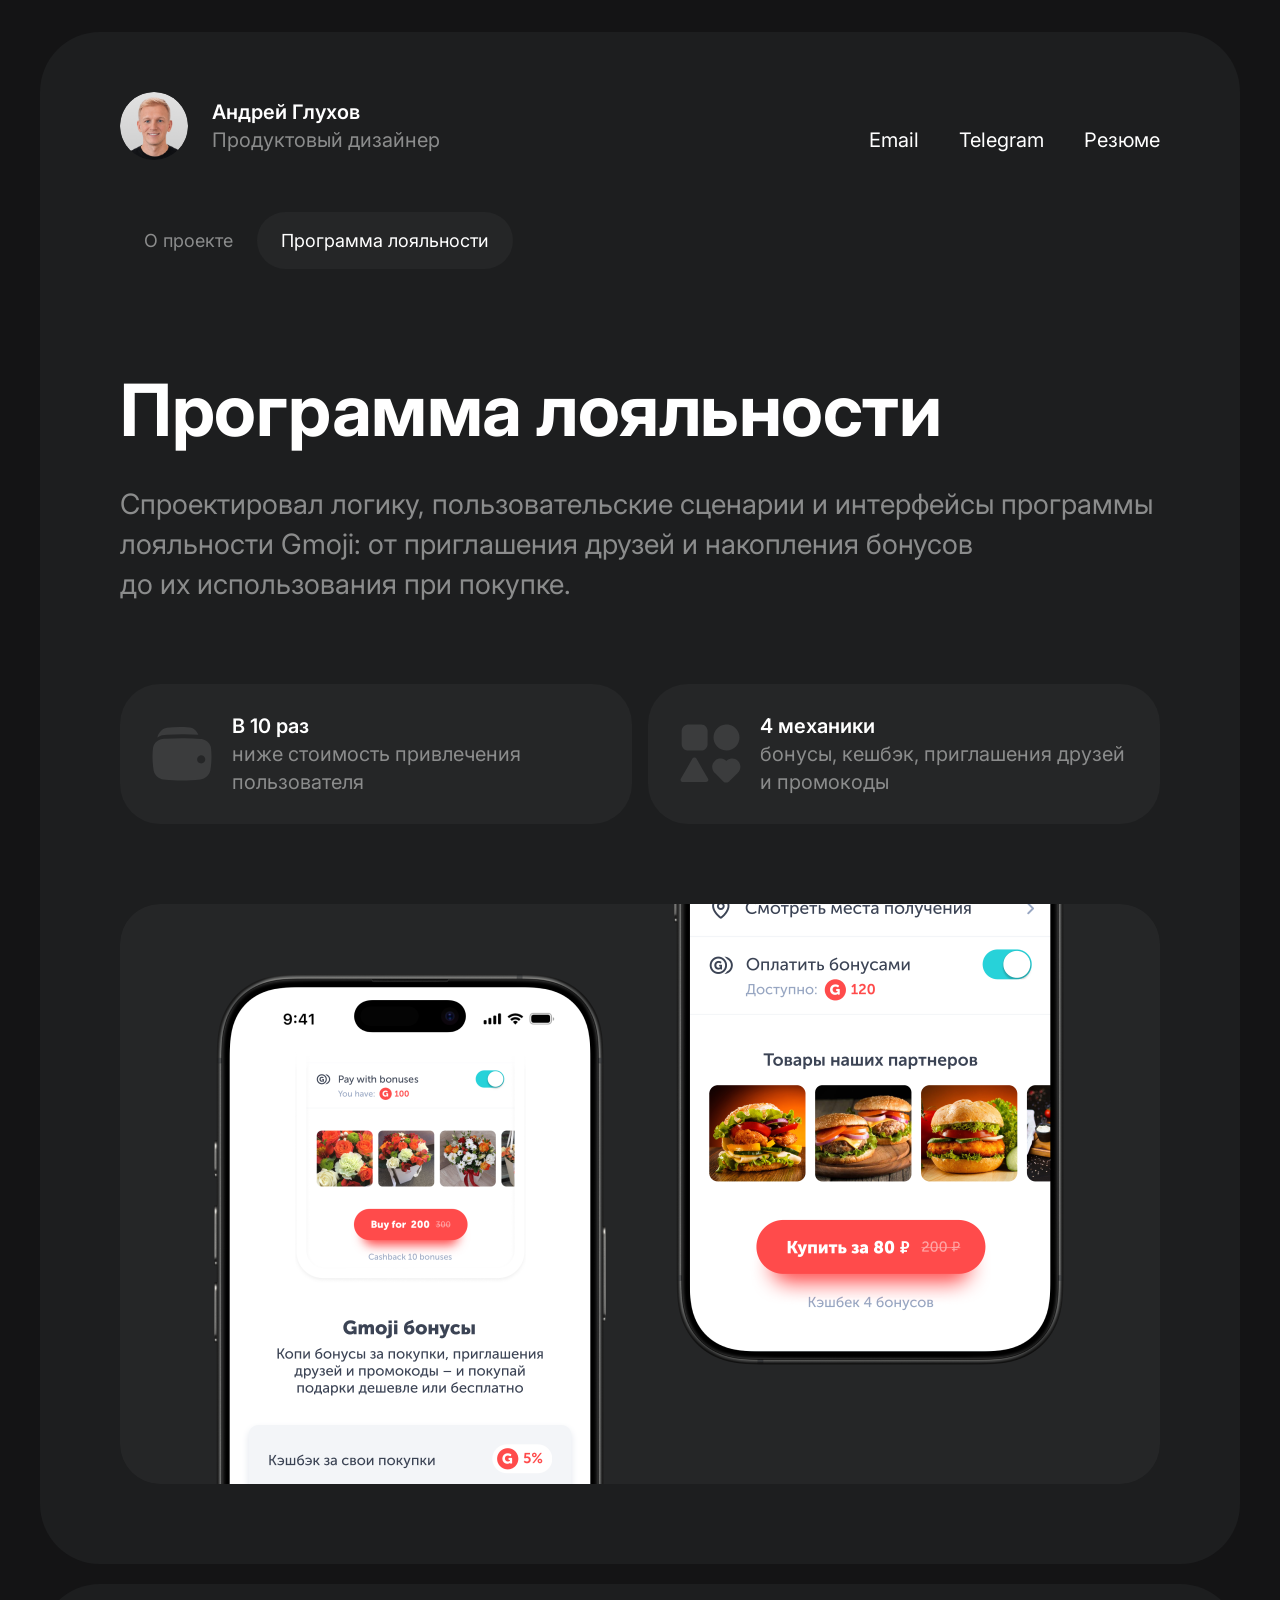
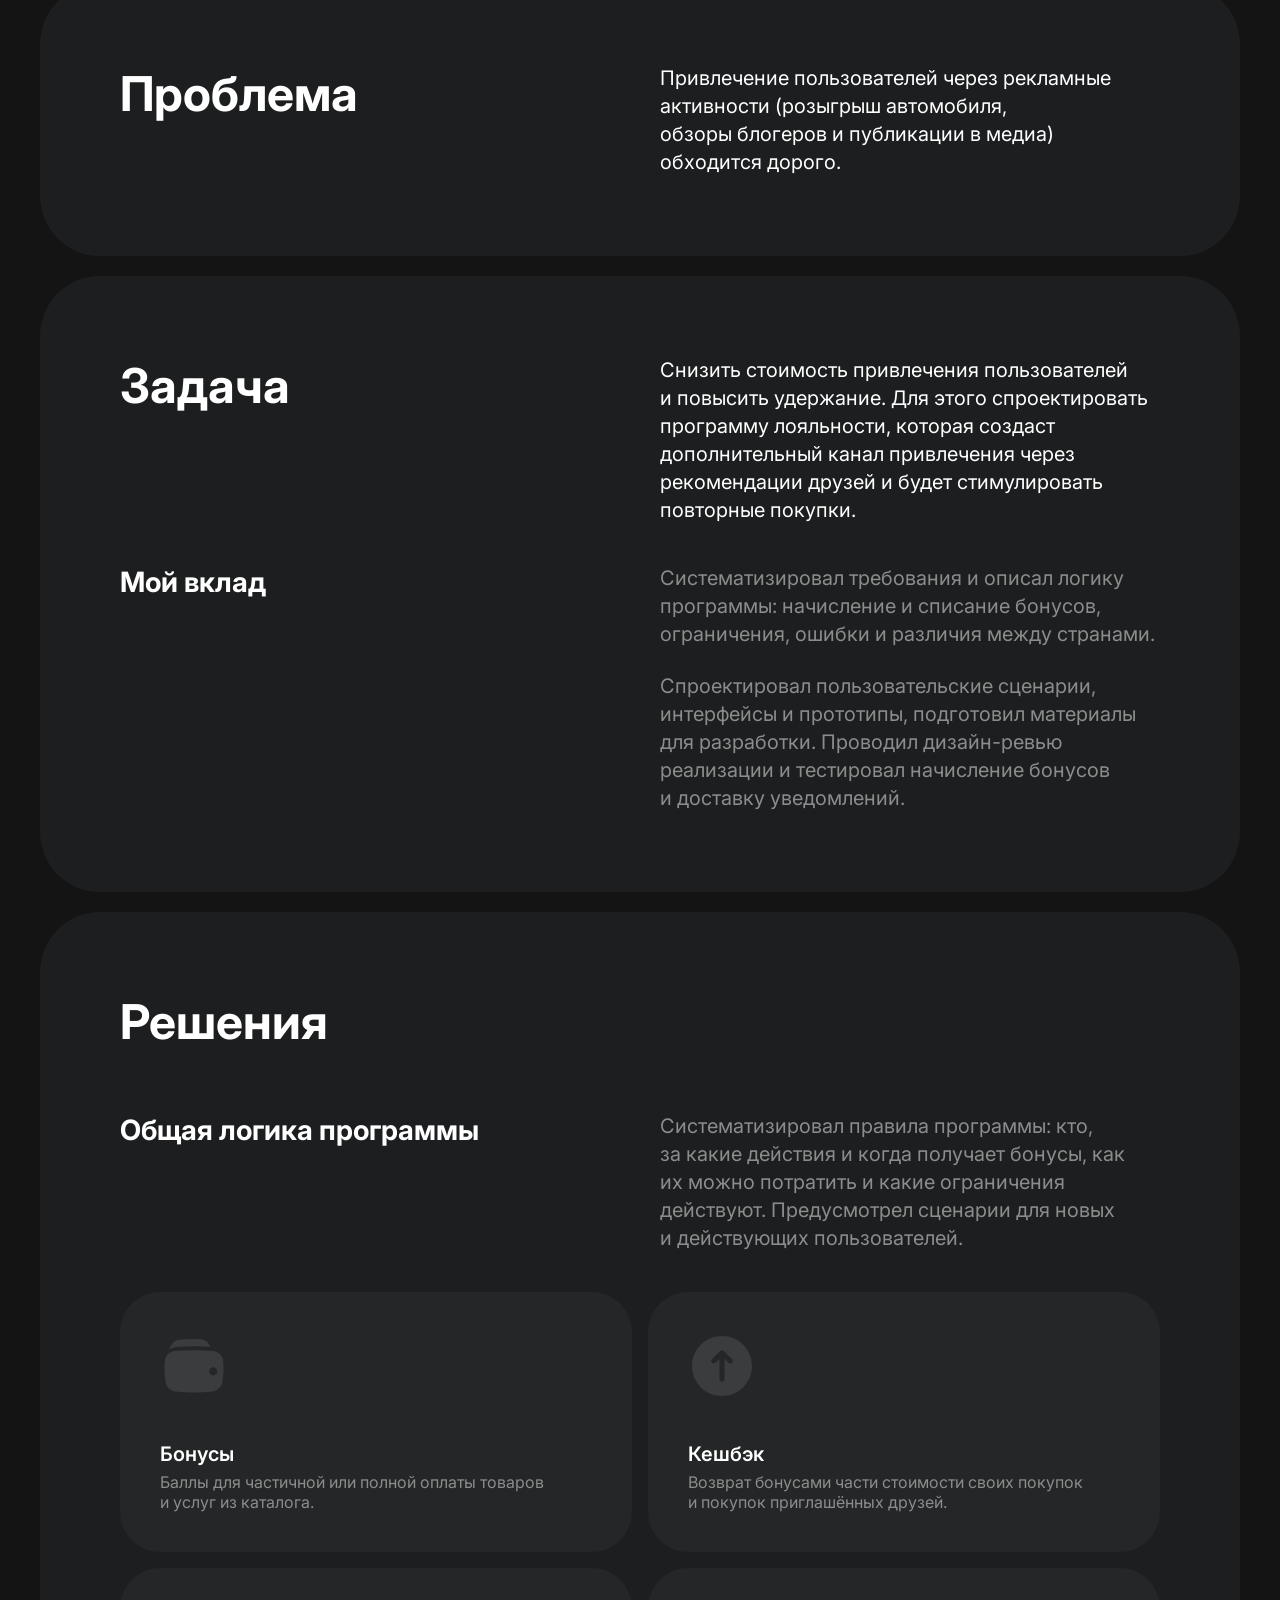
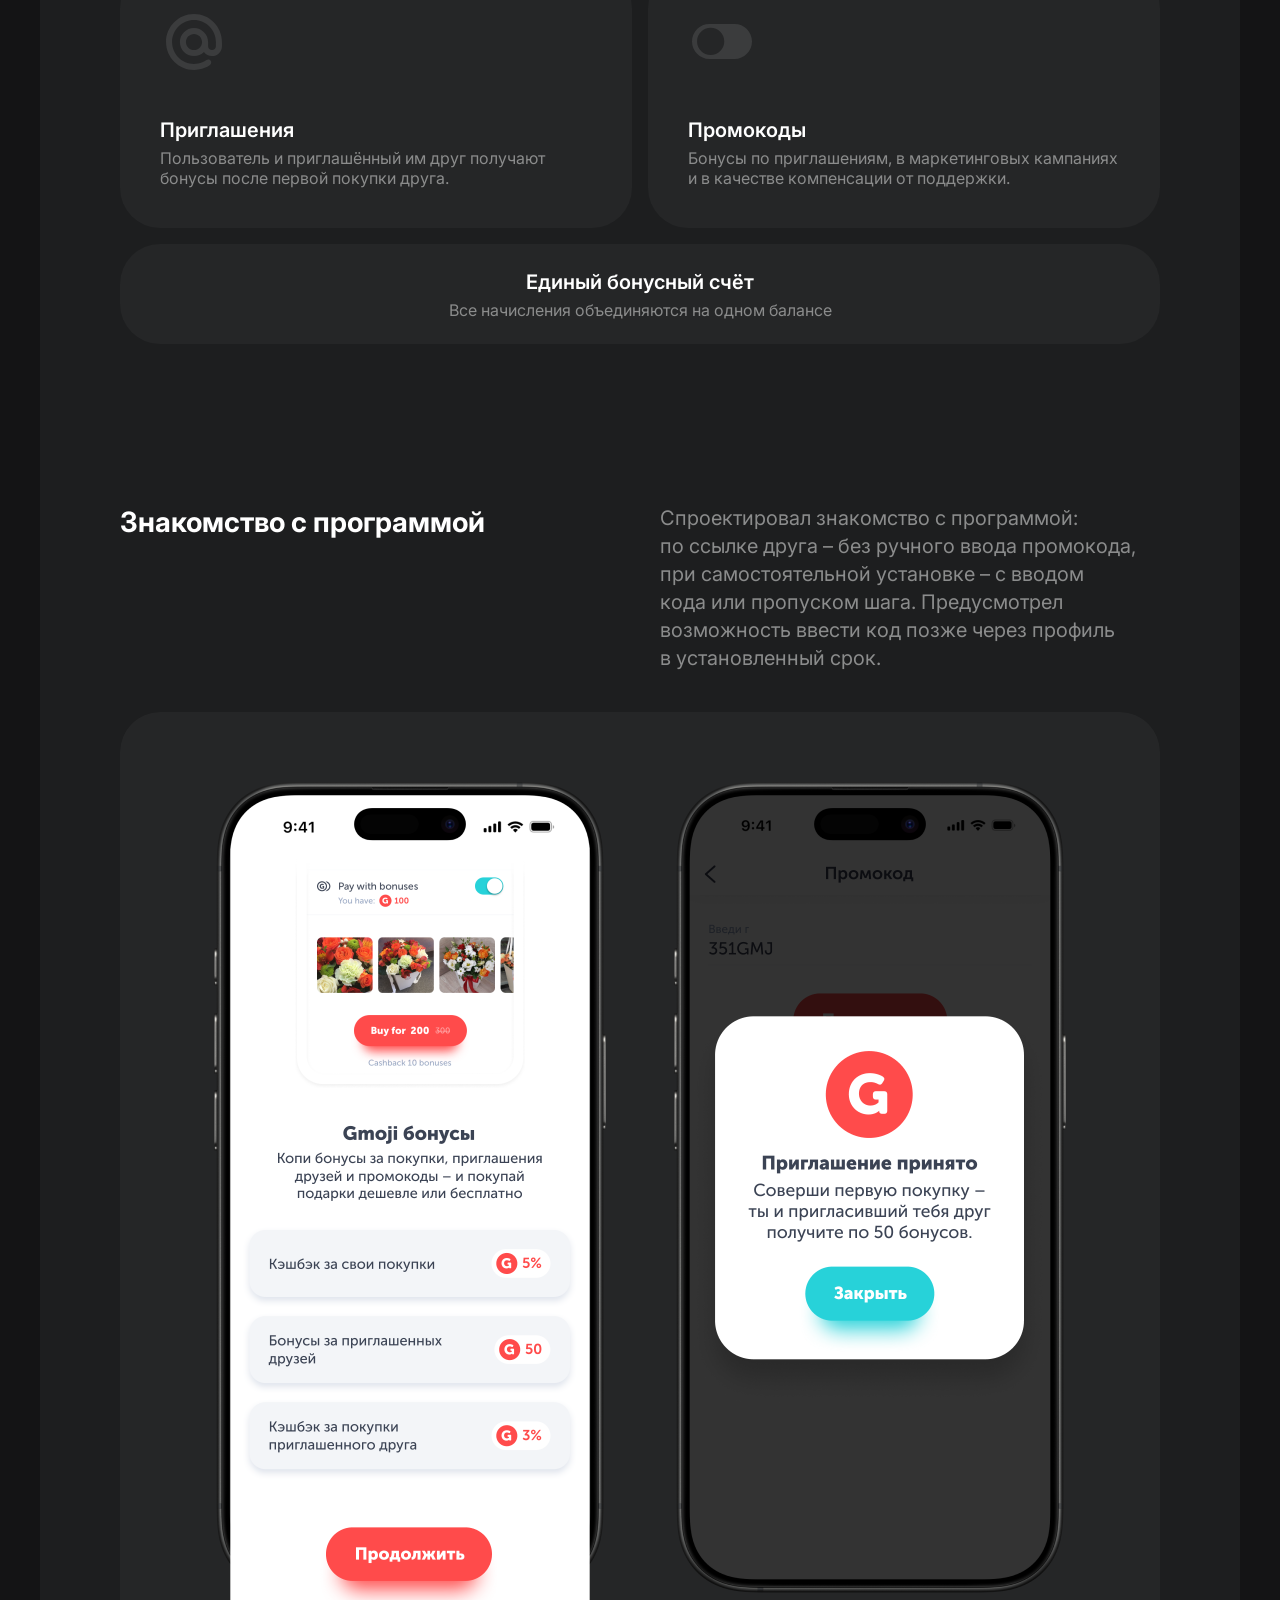
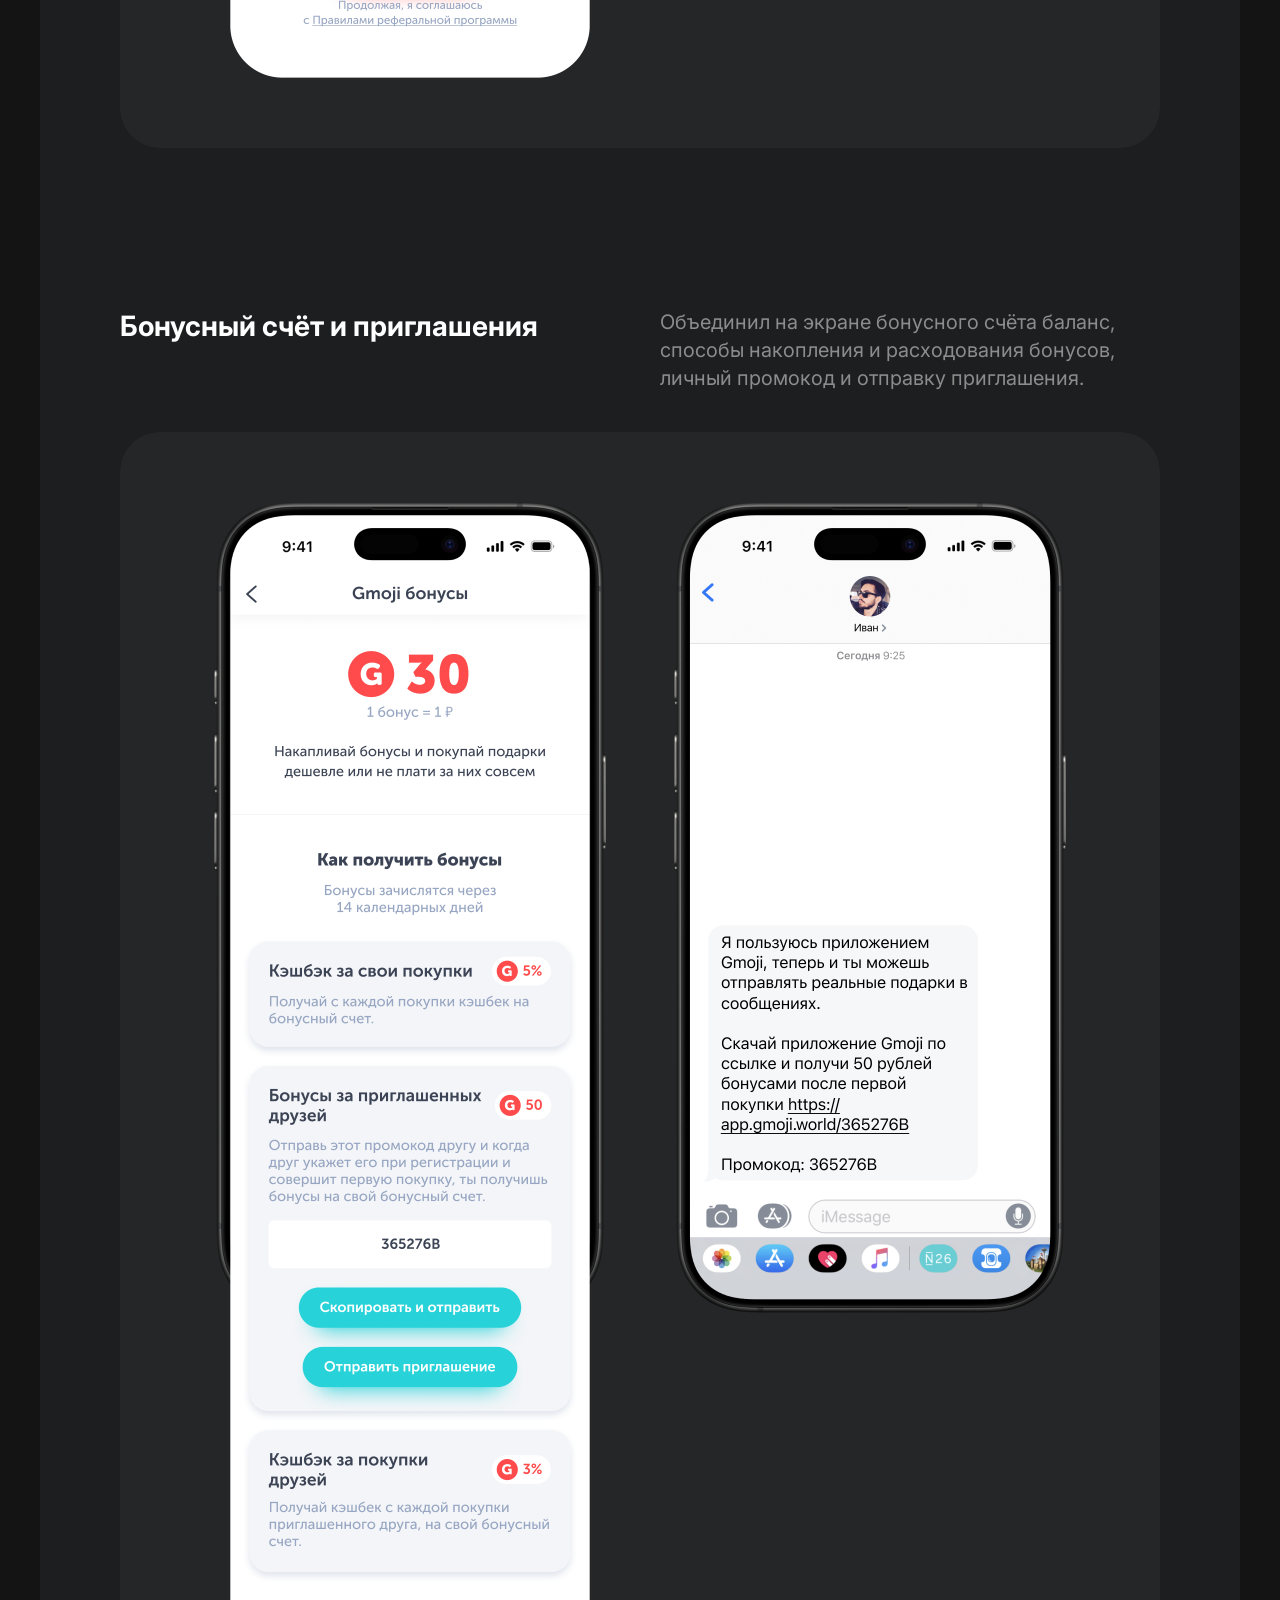
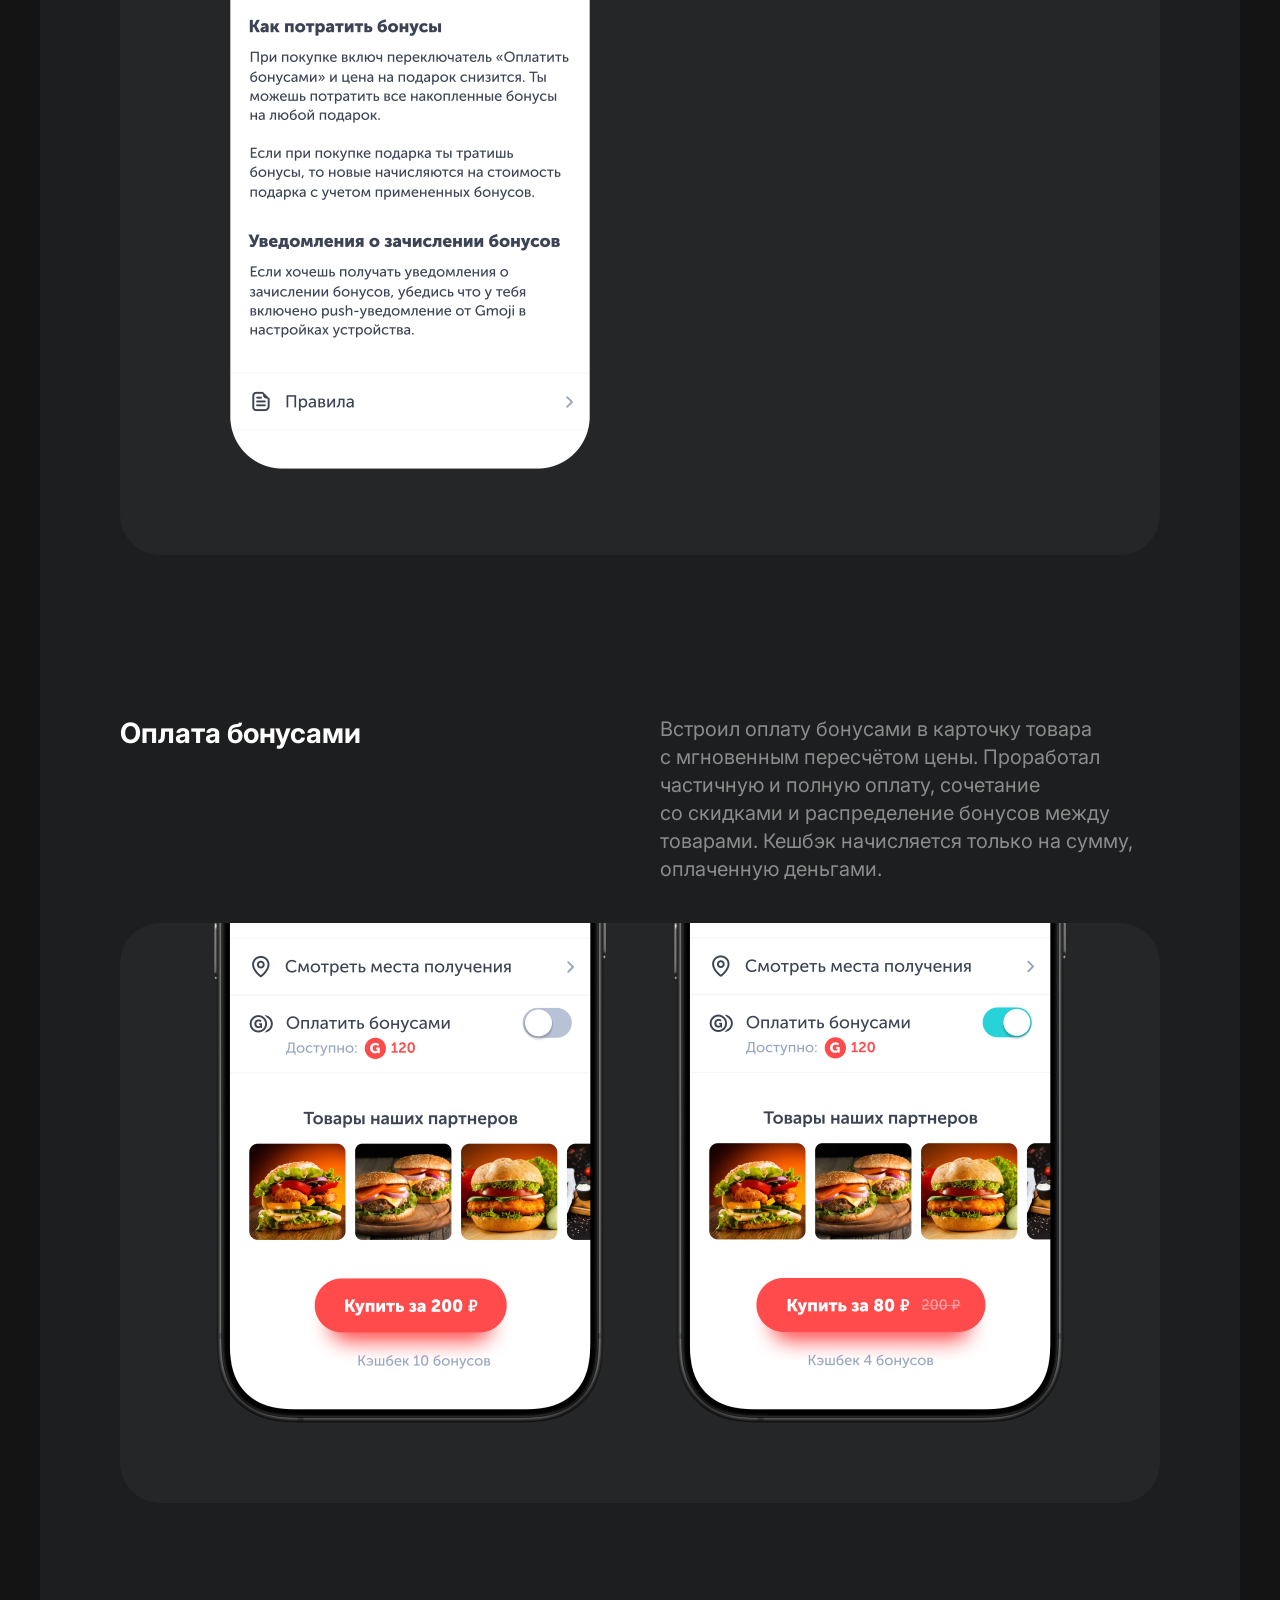
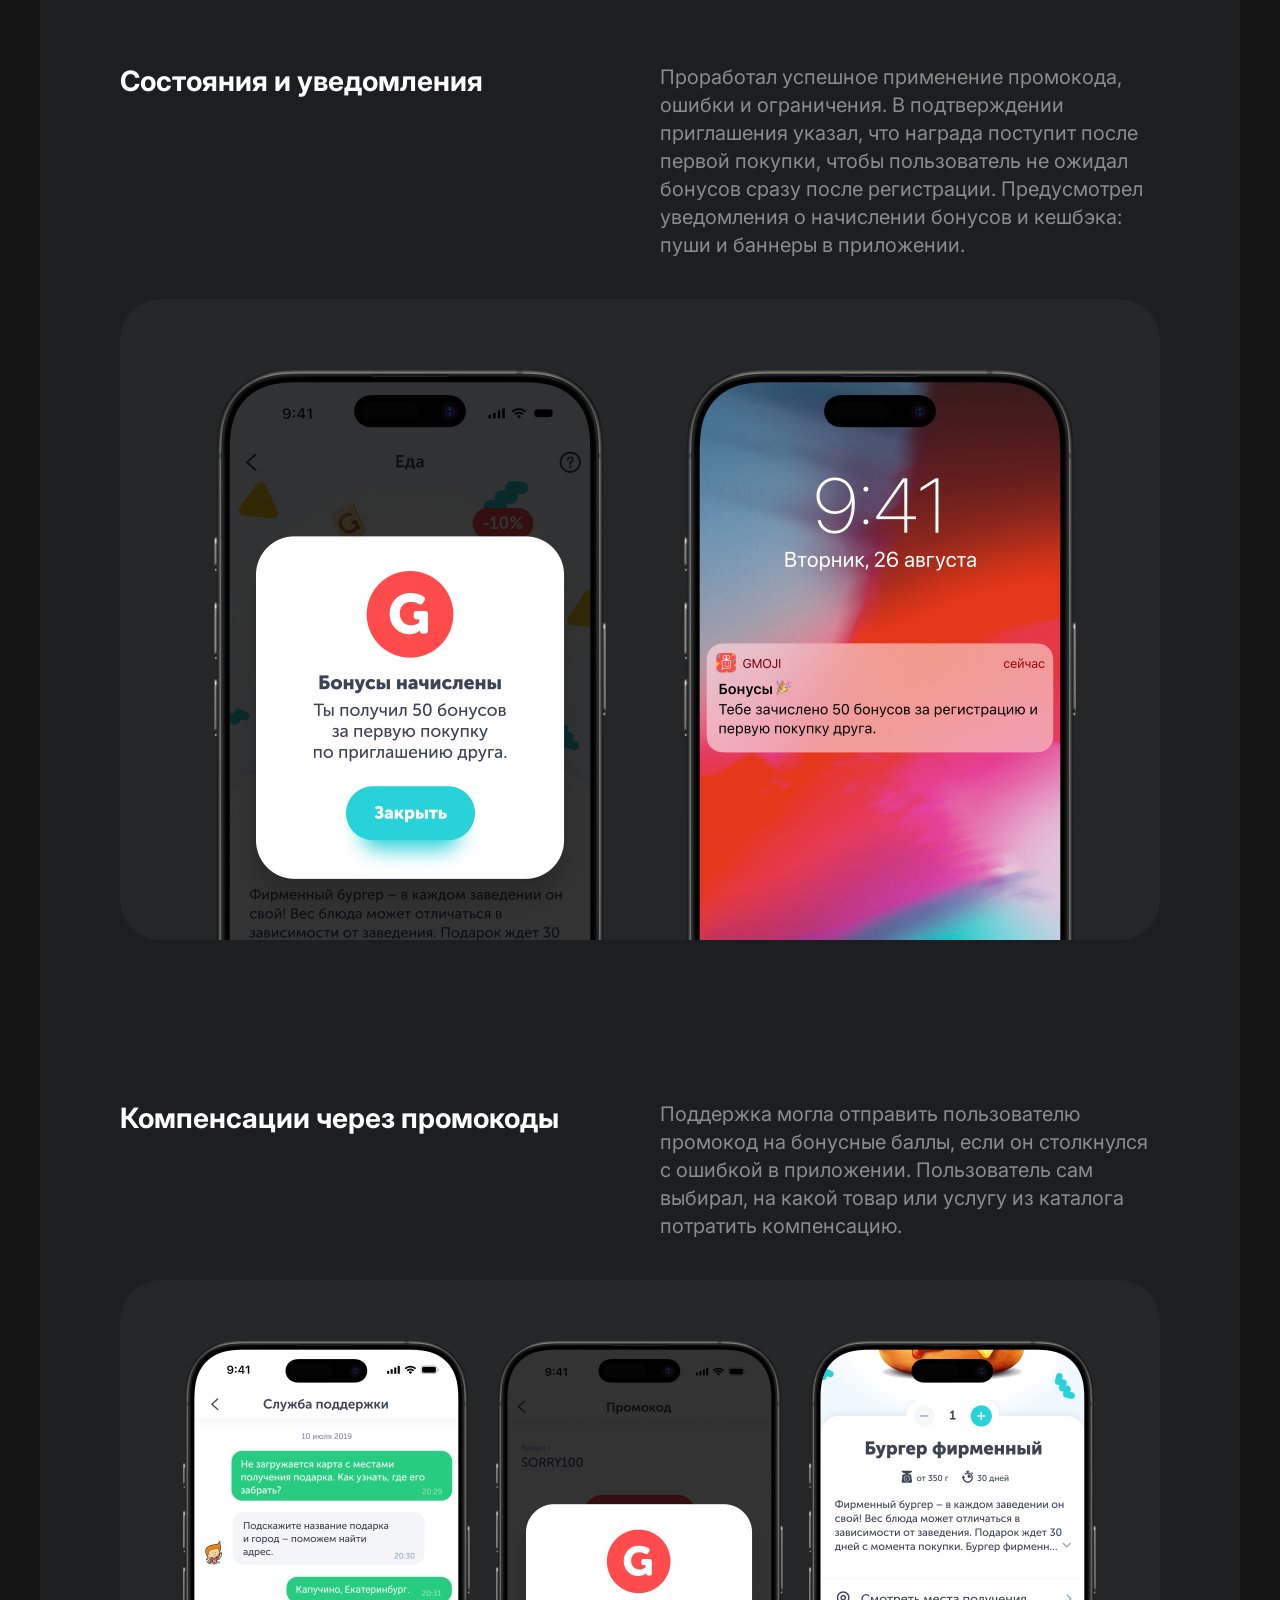
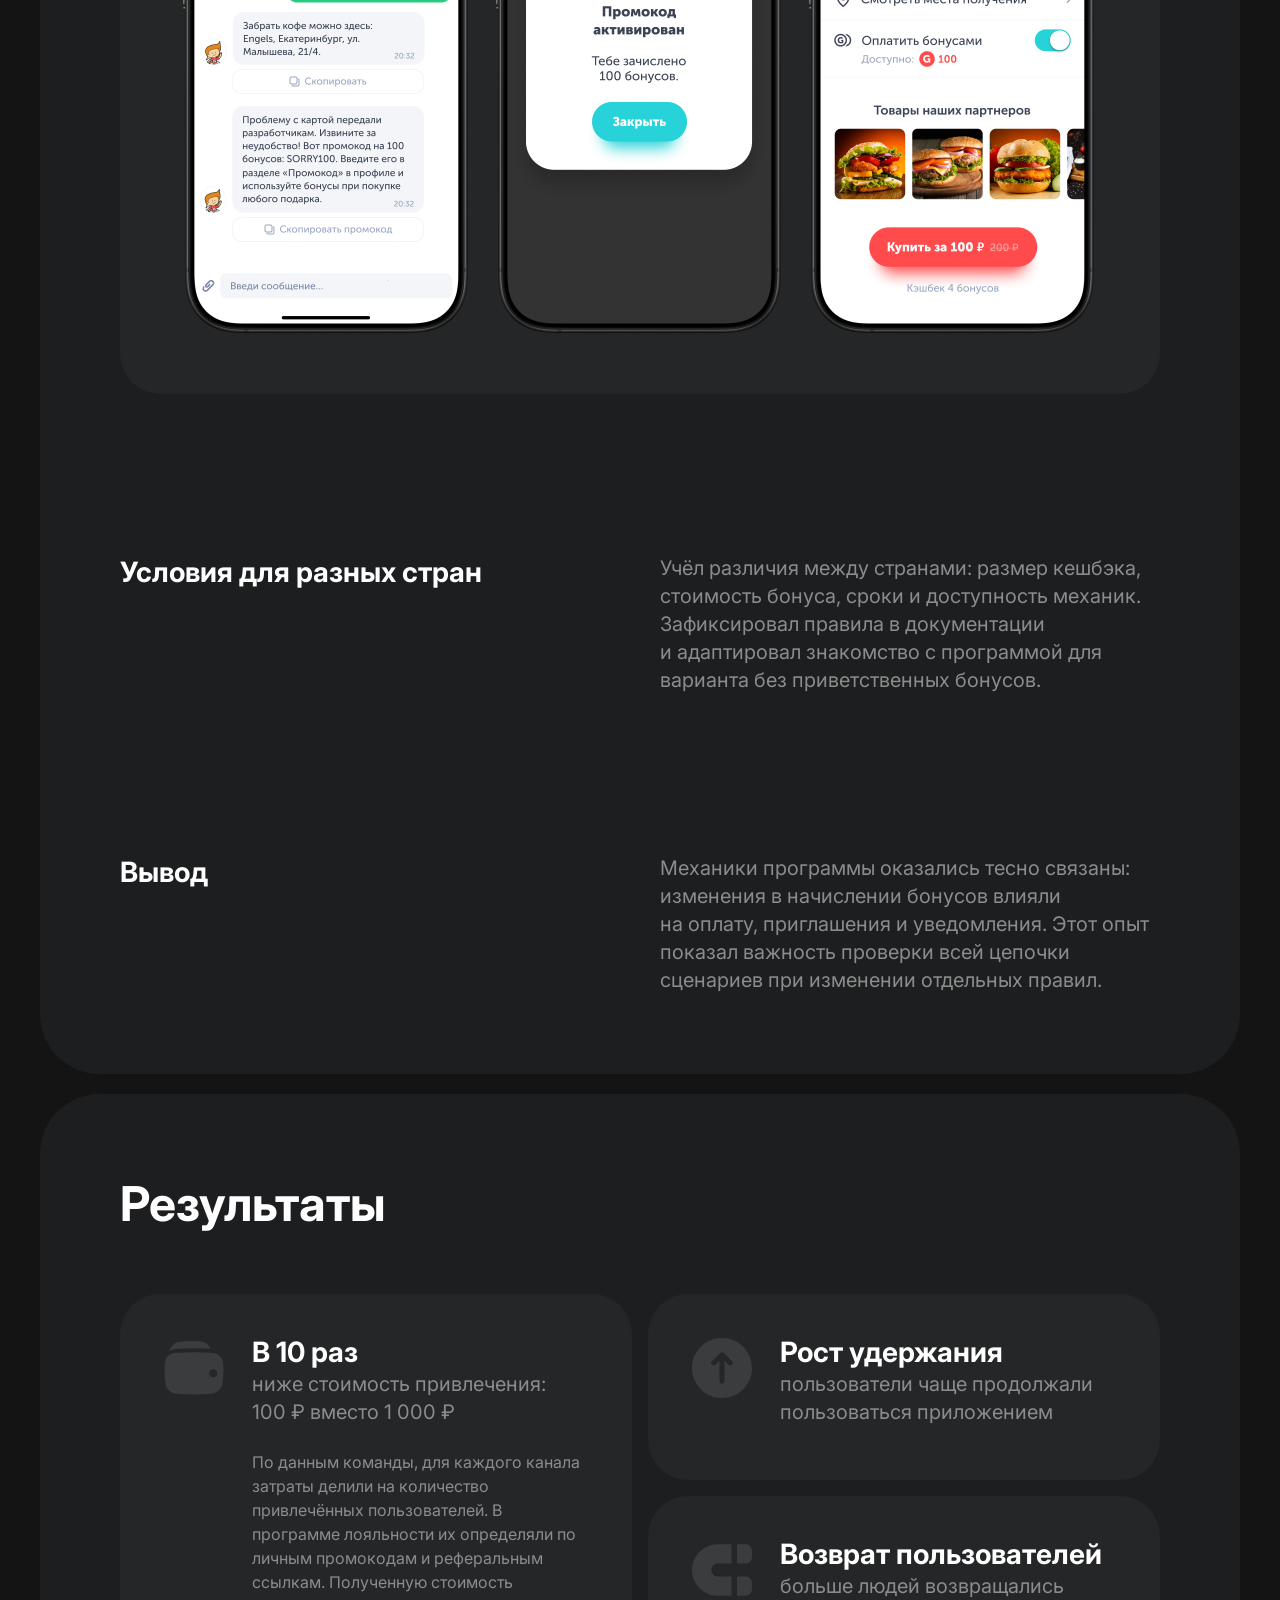
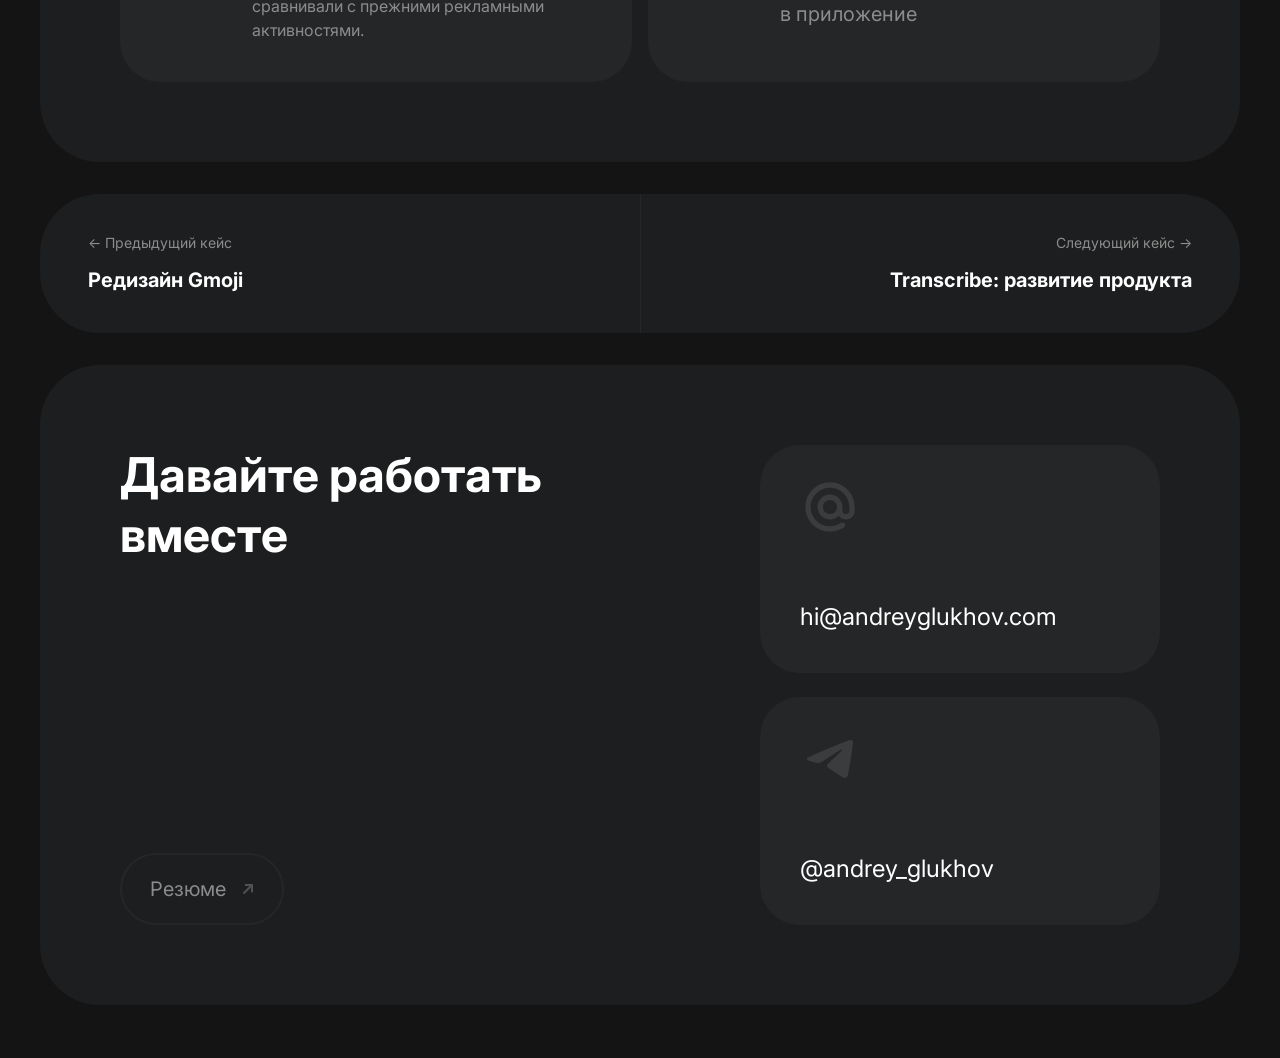
<file: gmoji-loyalty.html>
<!doctype html>
<html lang="ru"><head><meta charset="utf-8">
<meta name="viewport" content="width=device-width, initial-scale=1">
<meta name="robots" content="noindex">
<title>Страница переехала</title>
<link rel="canonical" href="/gmoji-loyalty/">
<script>location.replace("/gmoji-loyalty/" + location.search + location.hash);</script>
<noscript><meta http-equiv="refresh" content="0;url=/gmoji-loyalty/"></noscript>
</head><body><p>Страница переехала. <a href="/gmoji-loyalty/">Перейти к странице</a>.</p></body></html>
</file>
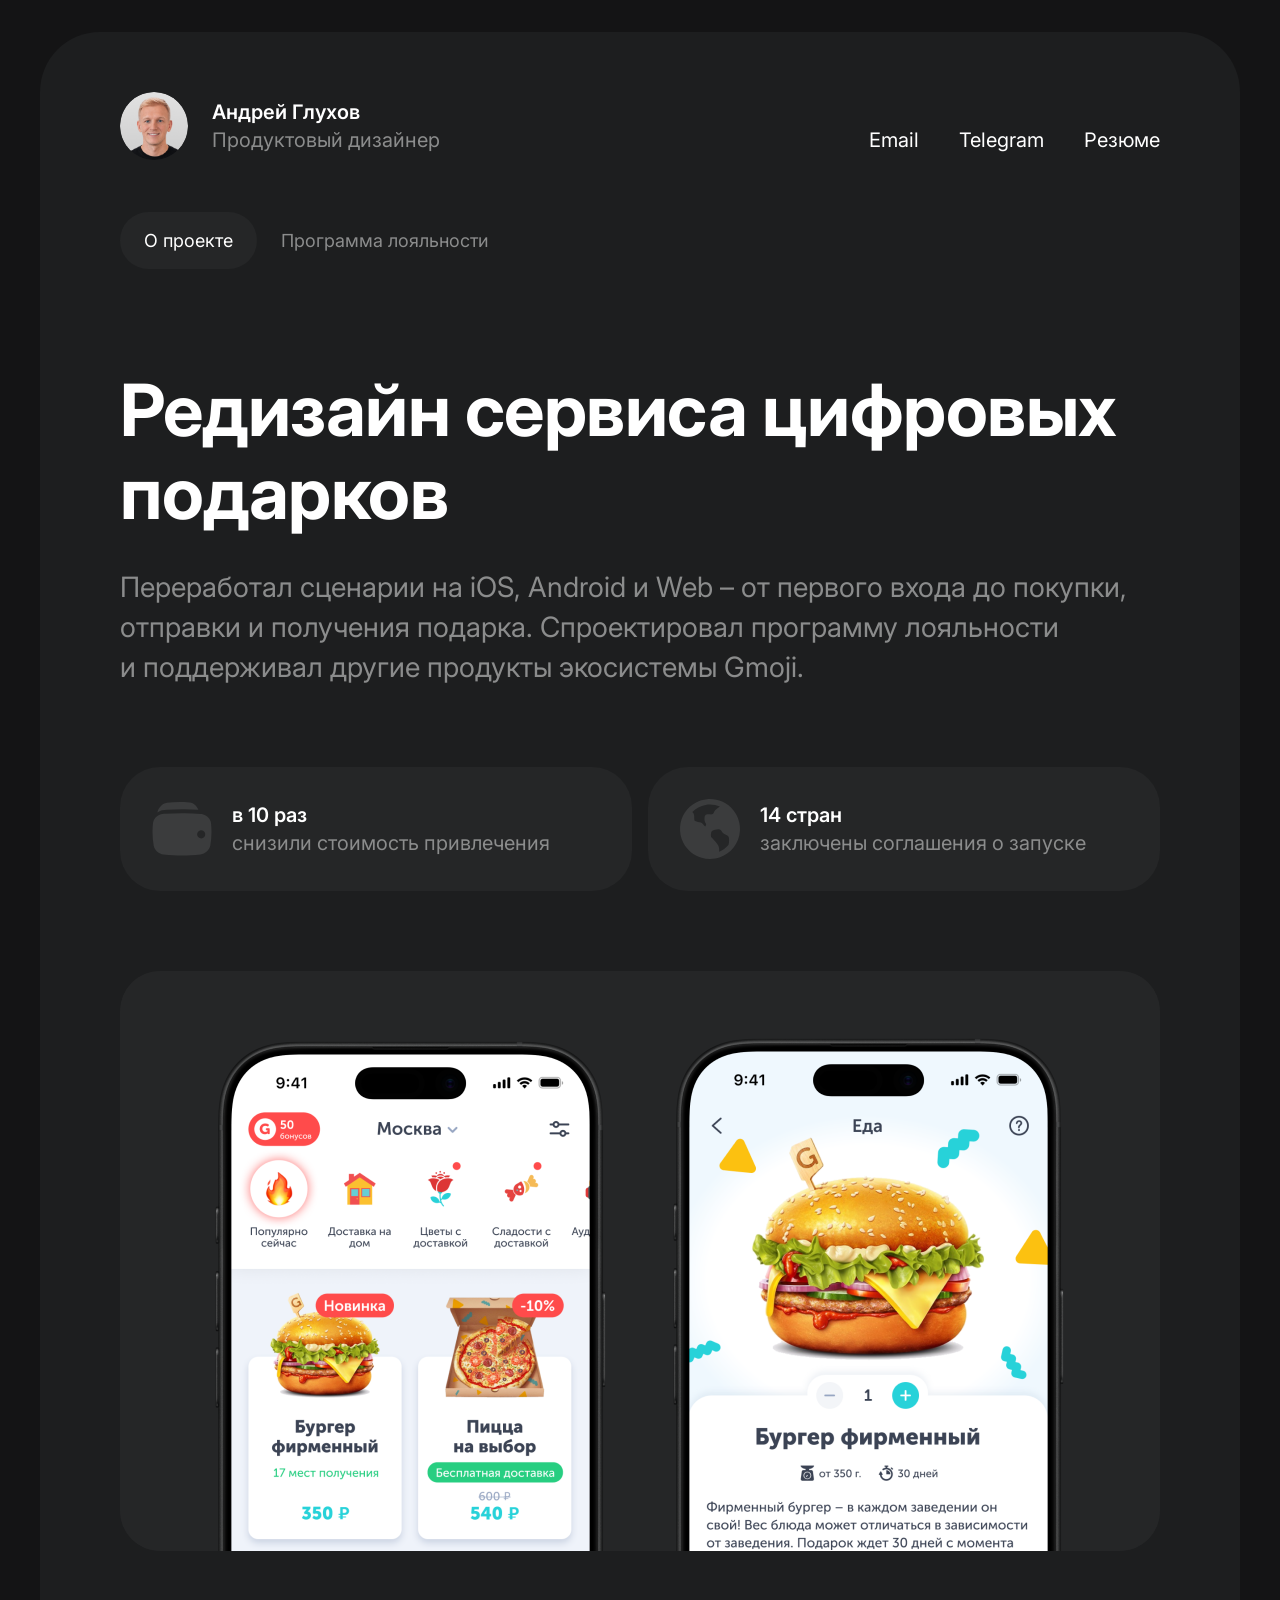
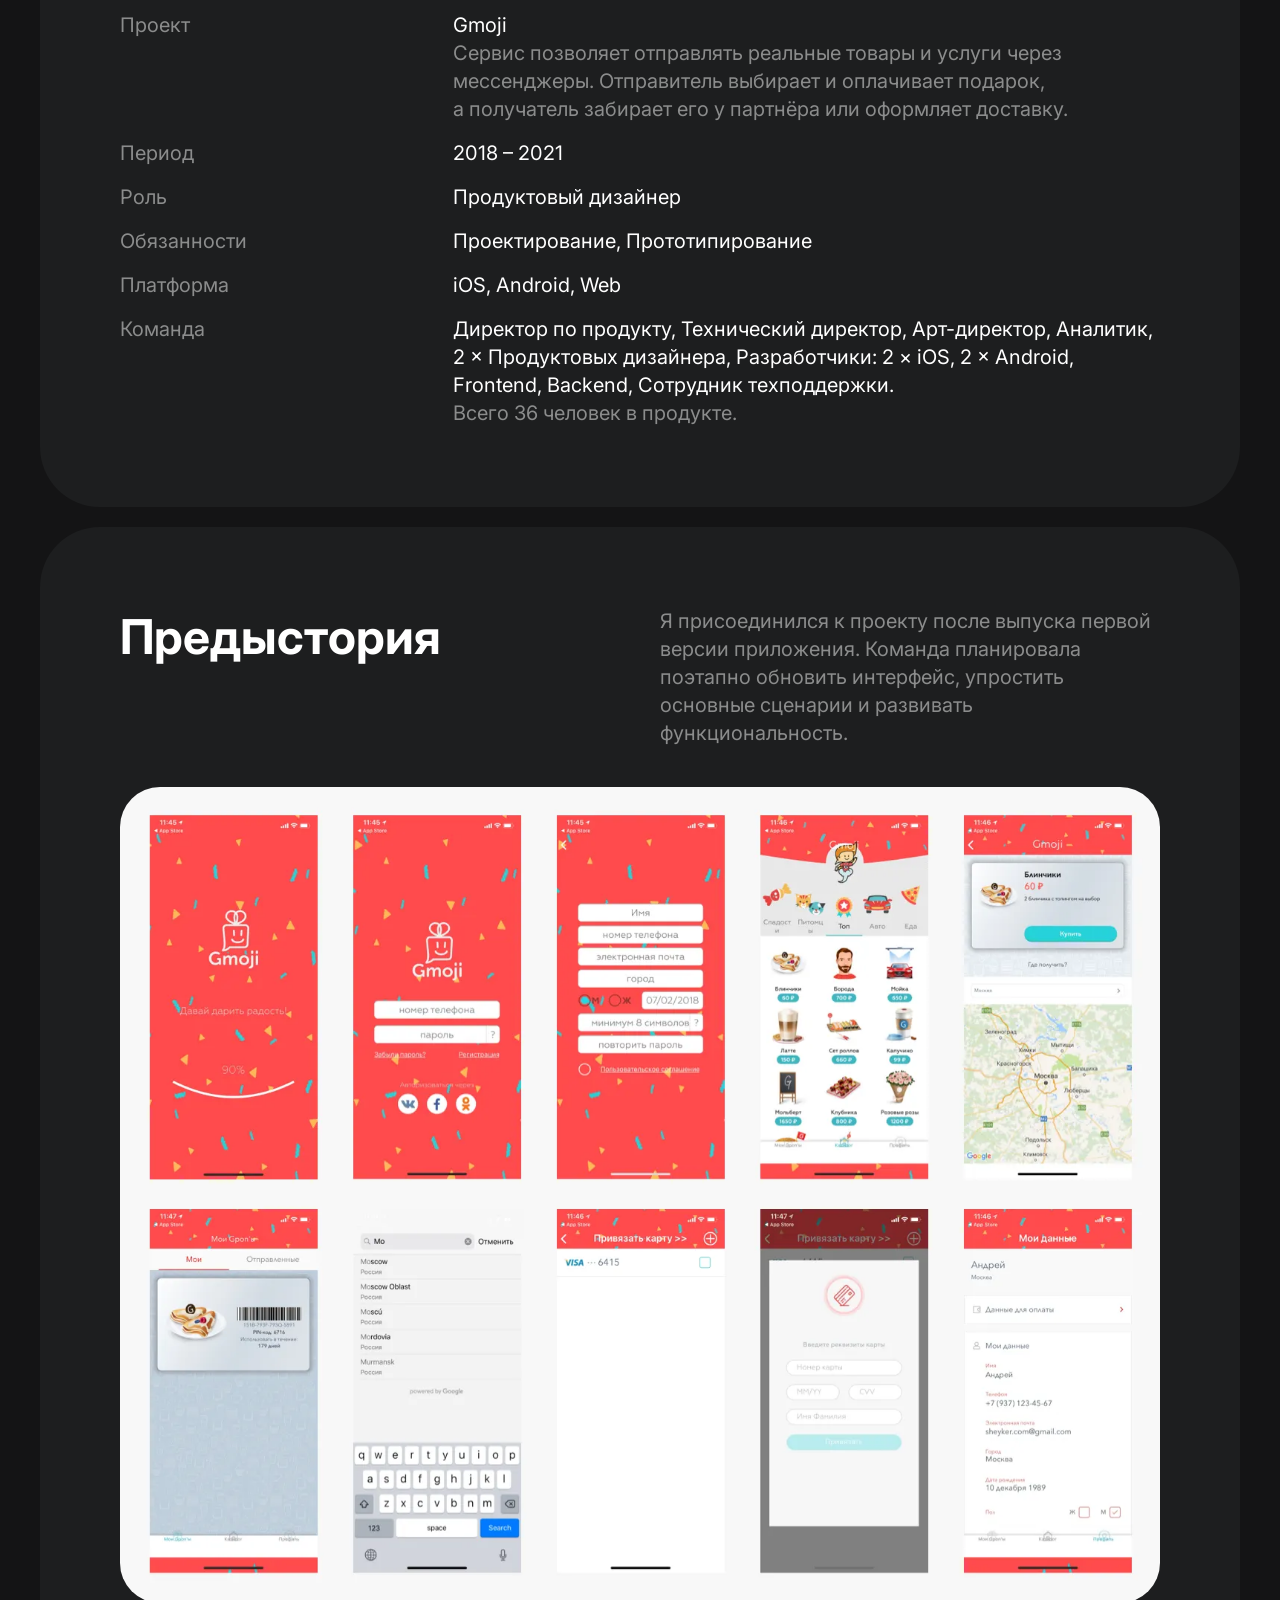
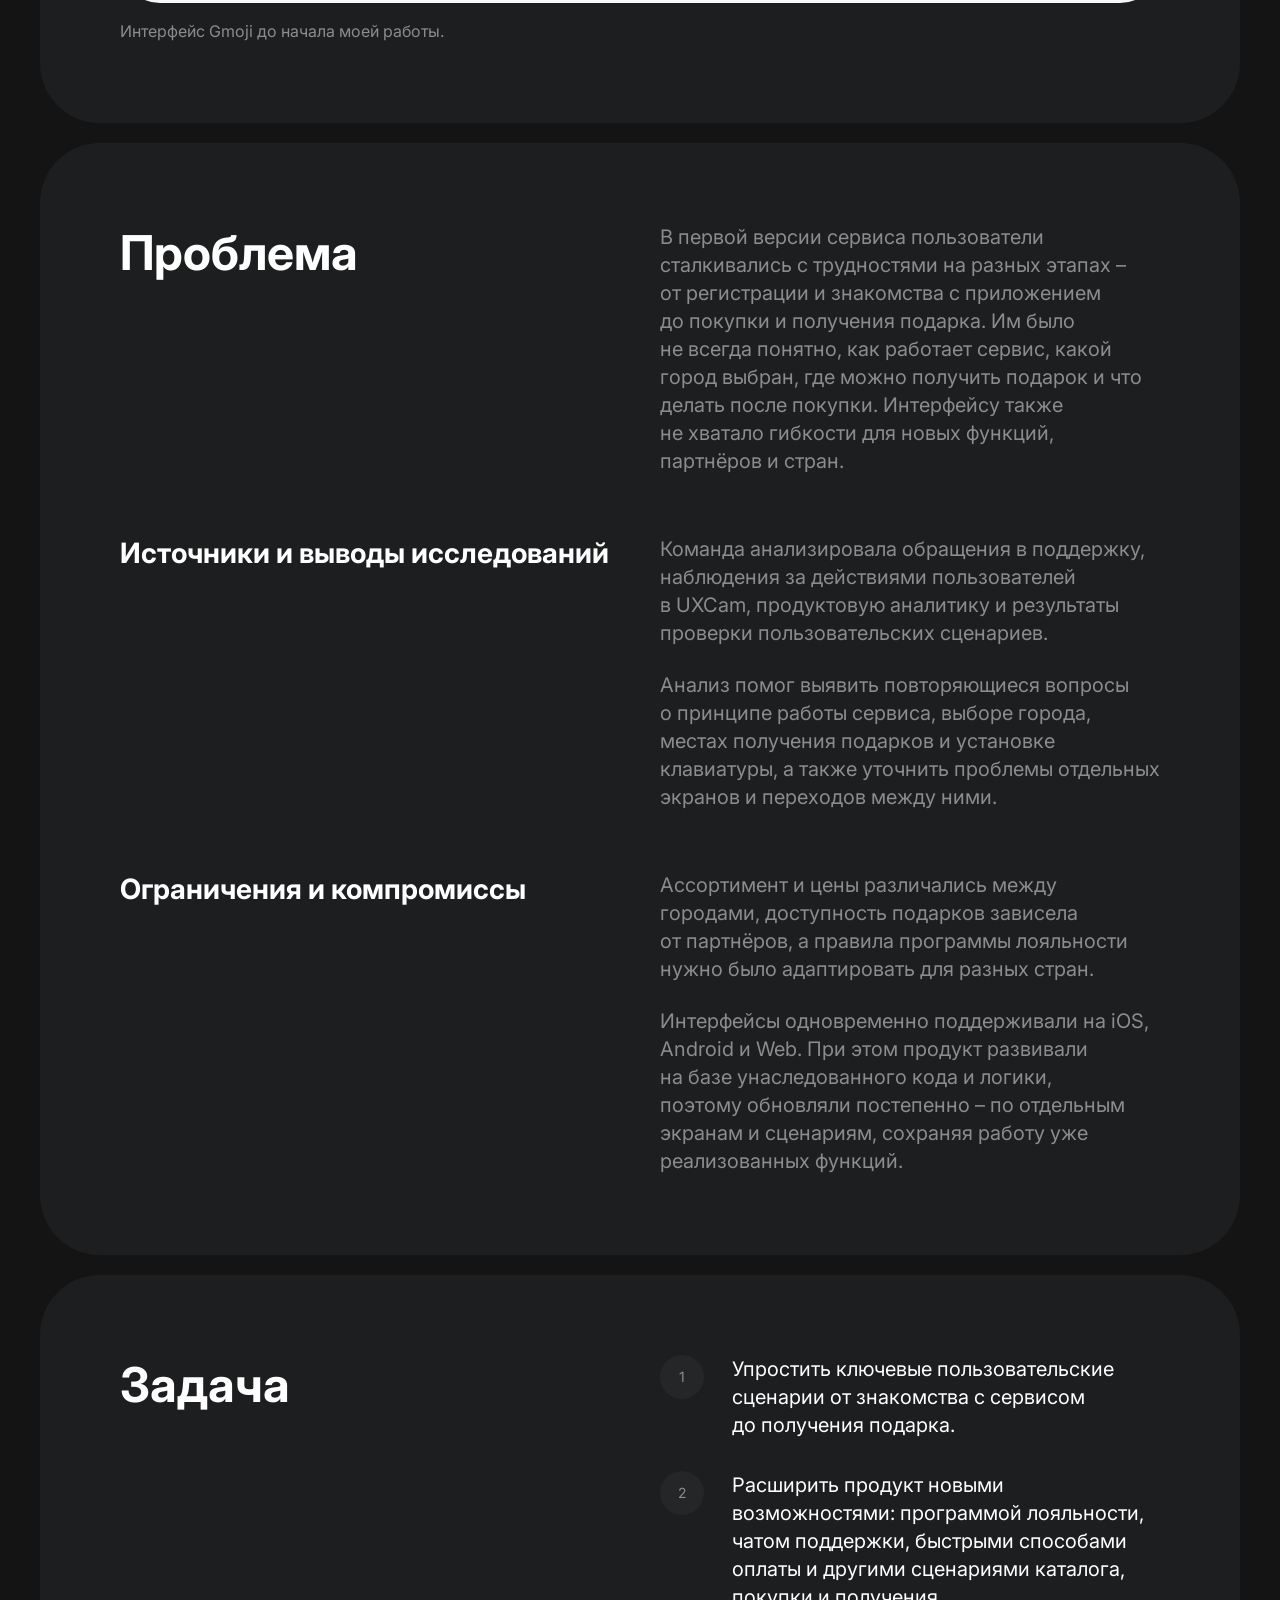
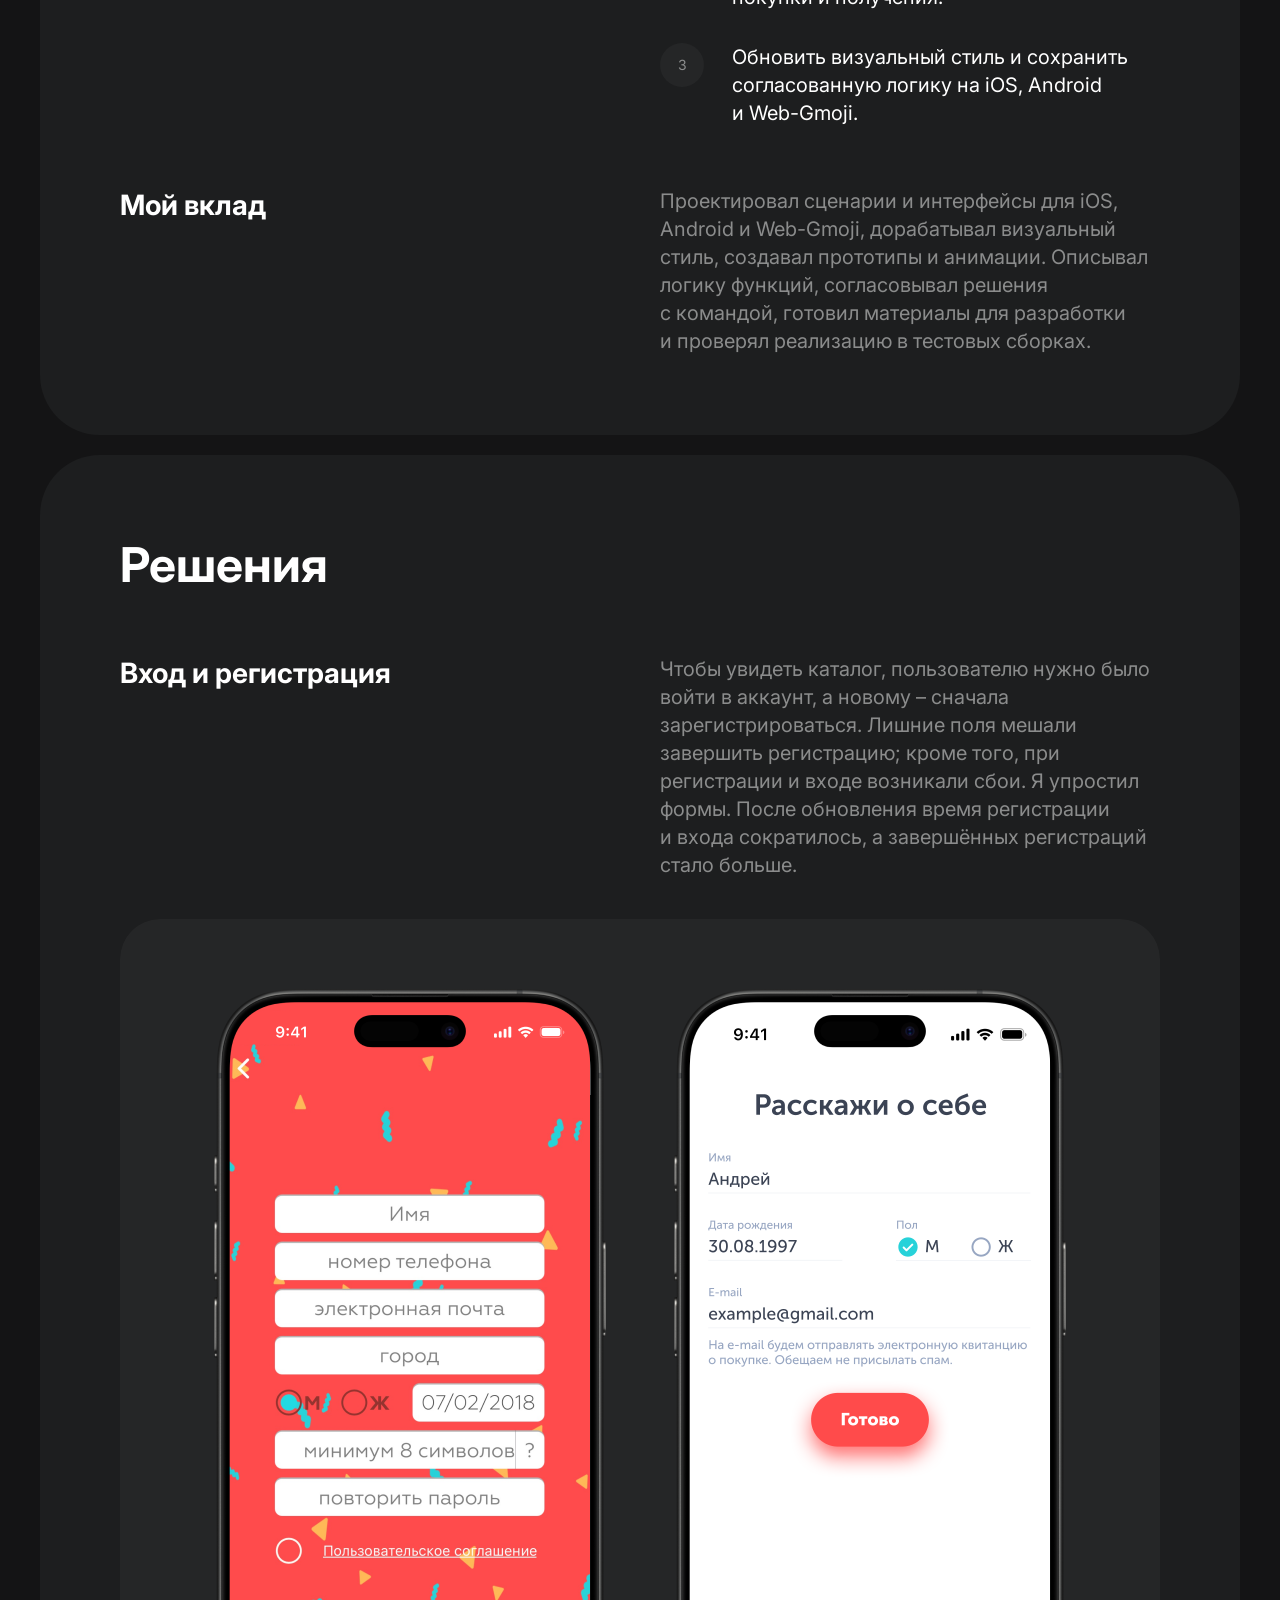
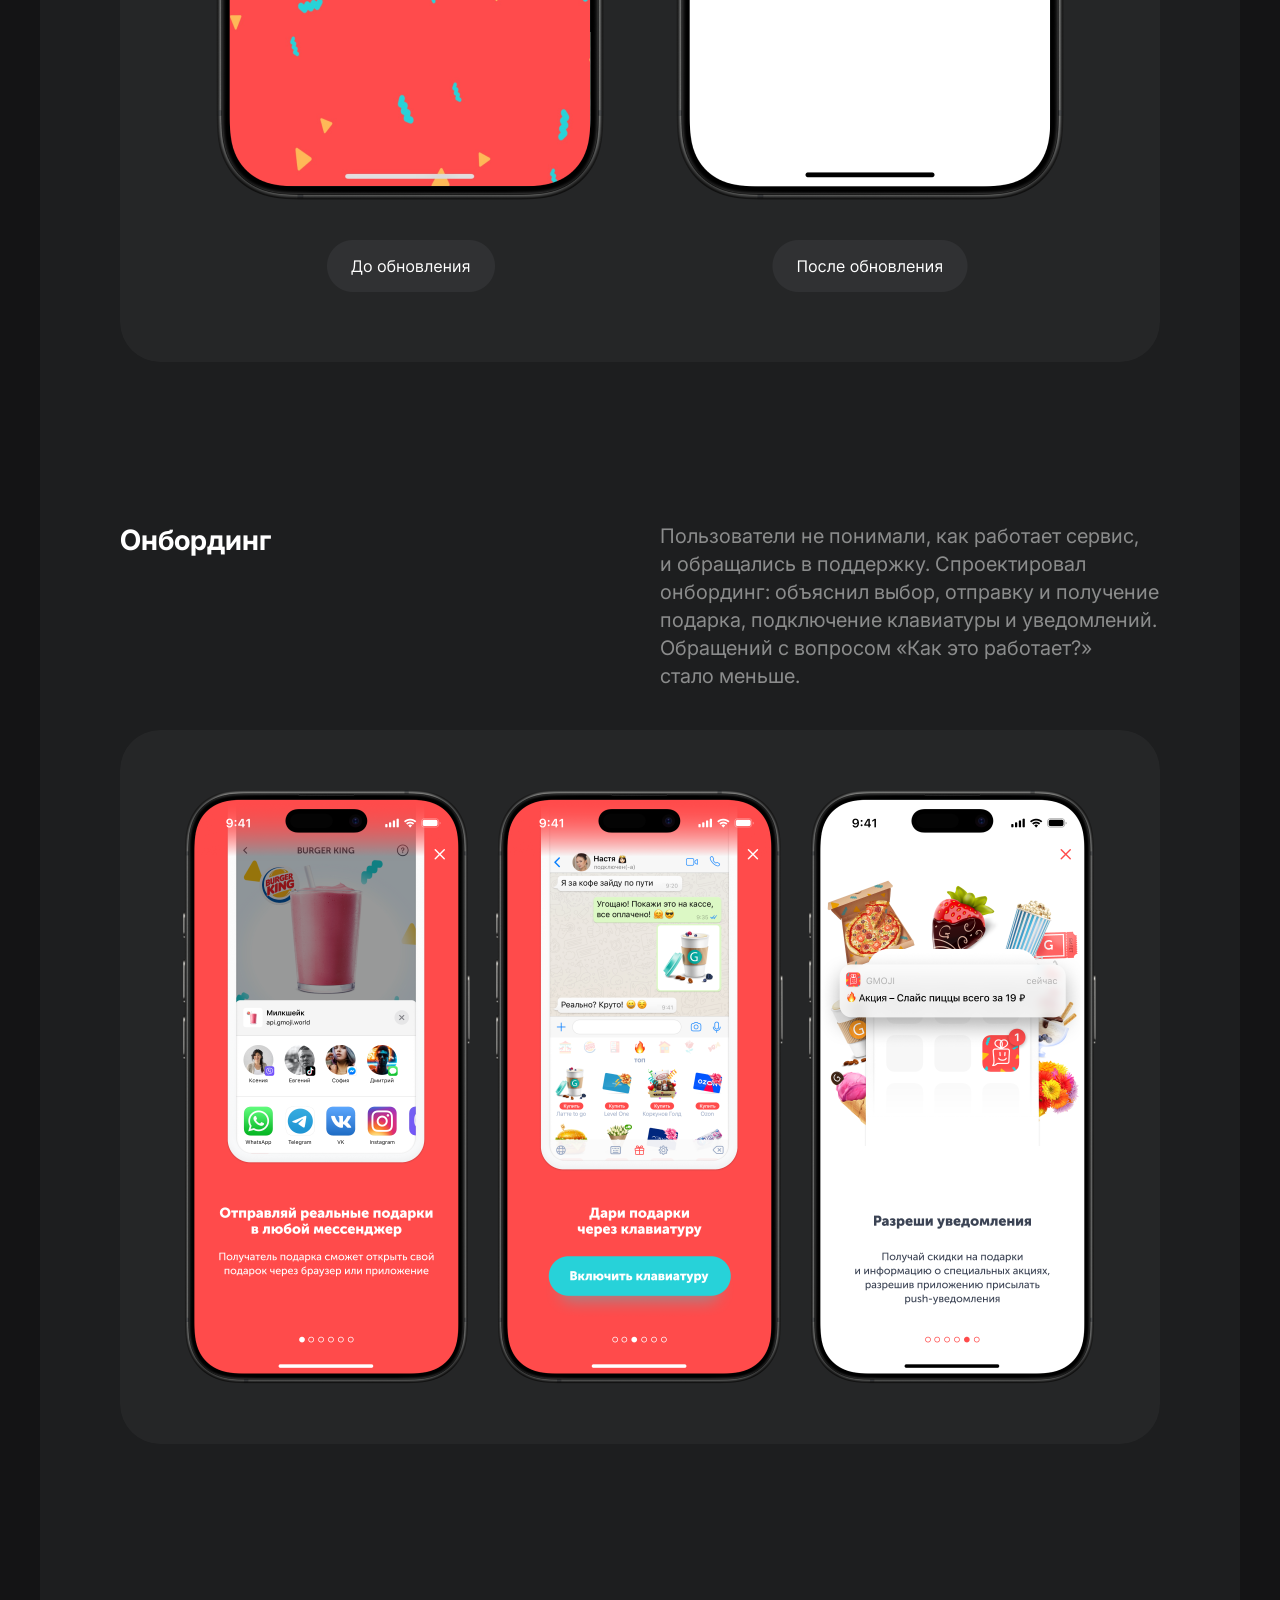
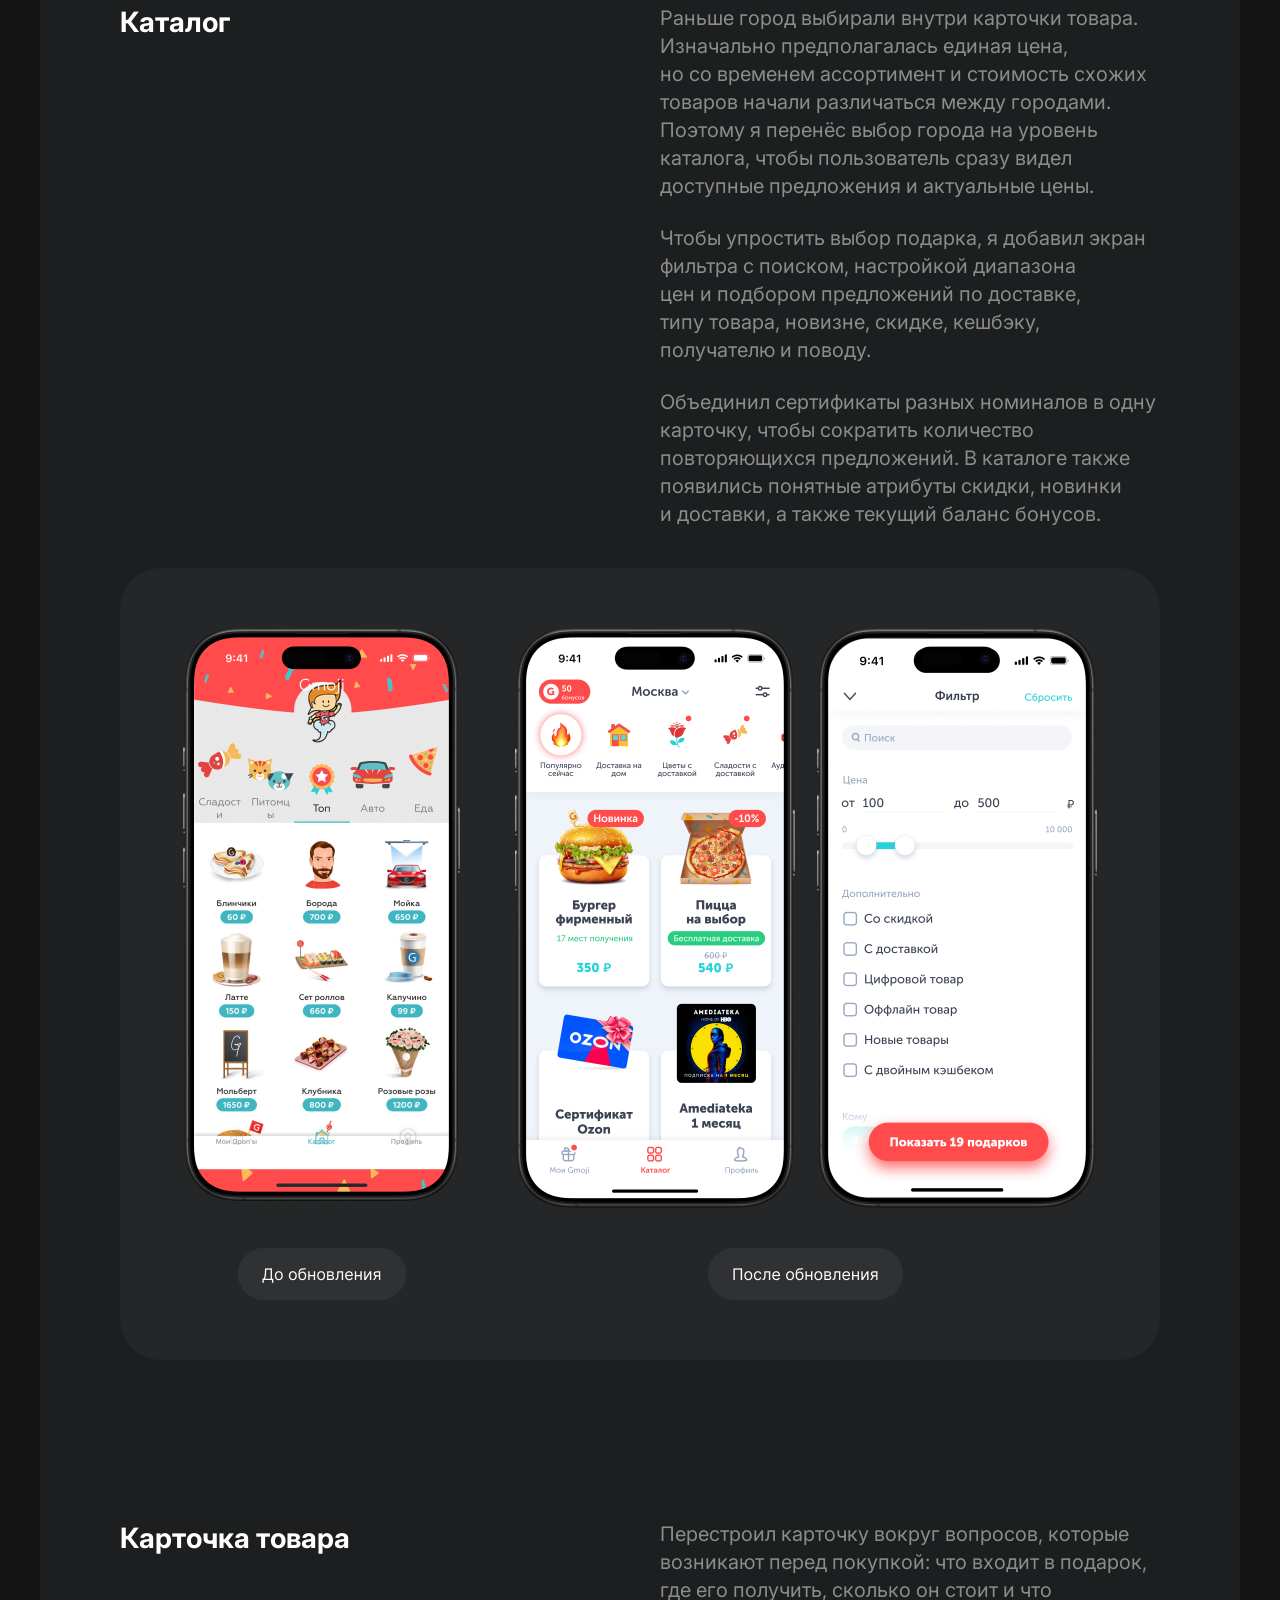
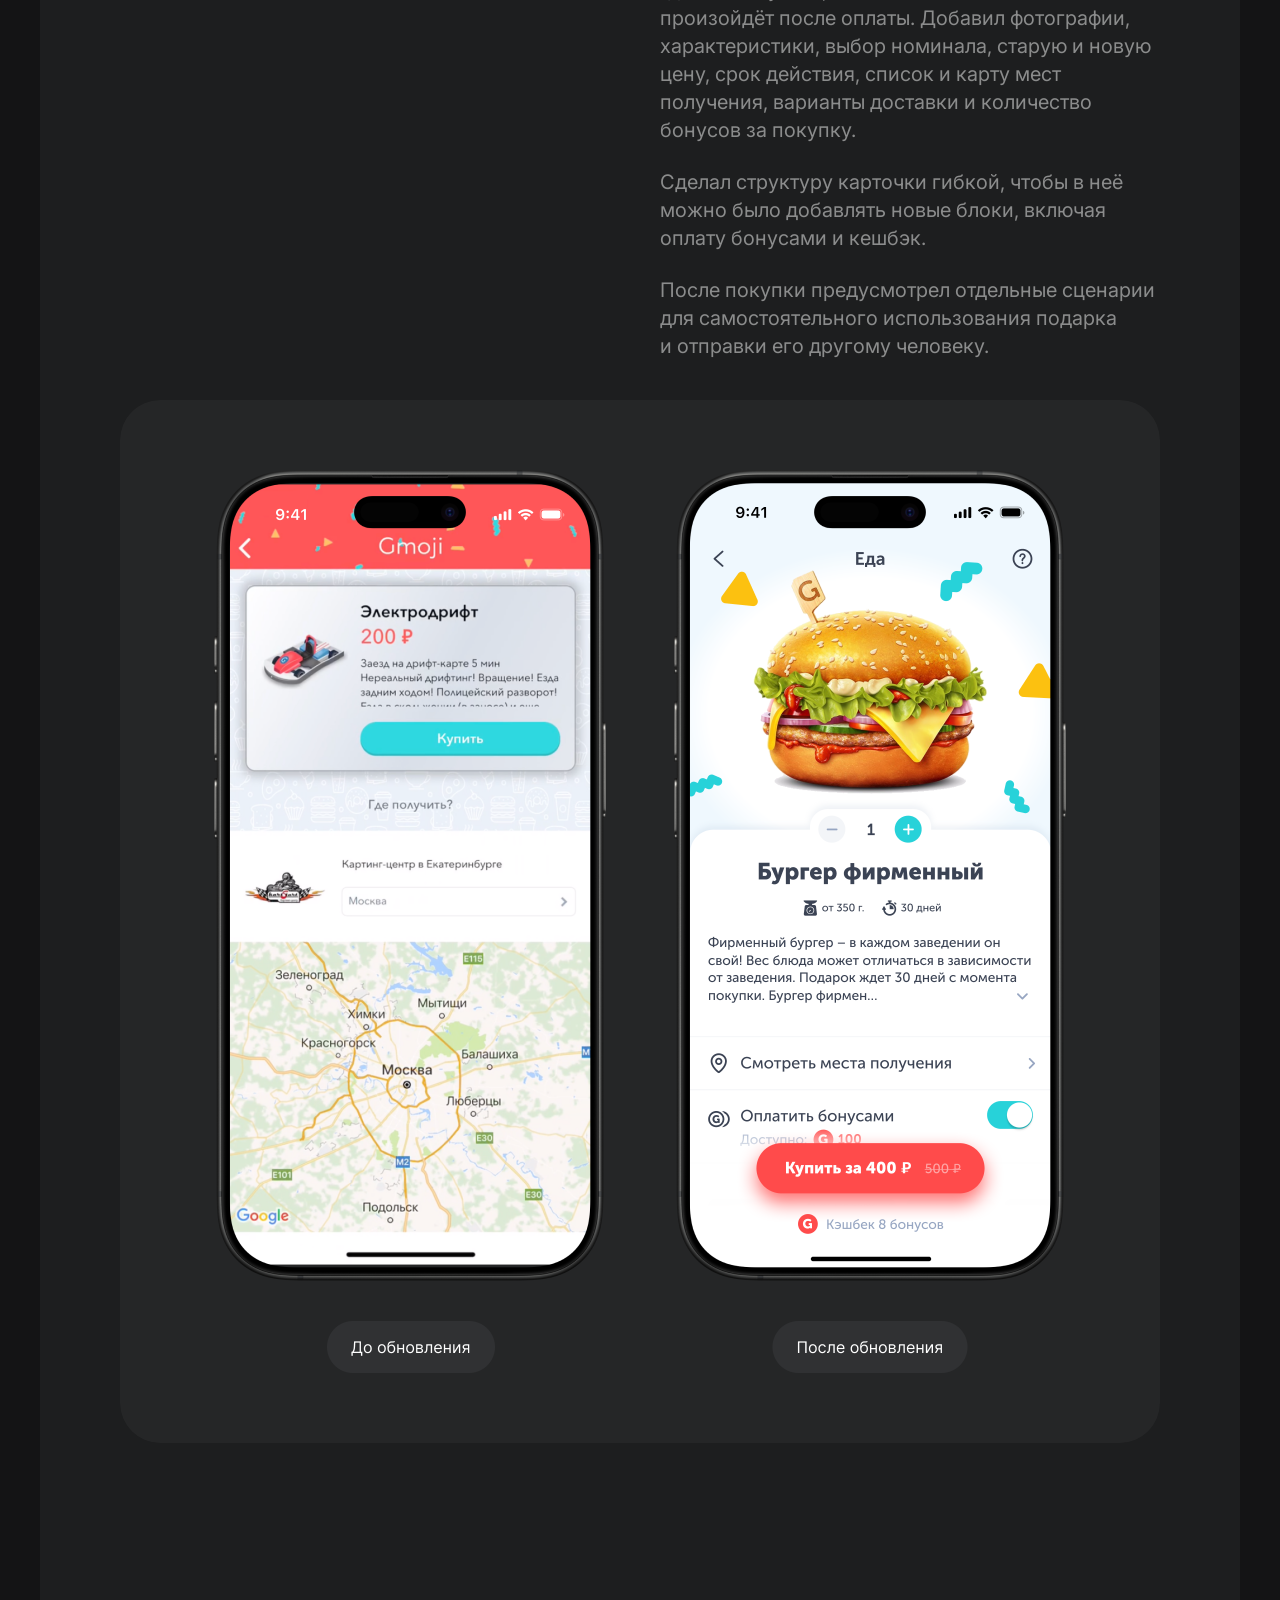
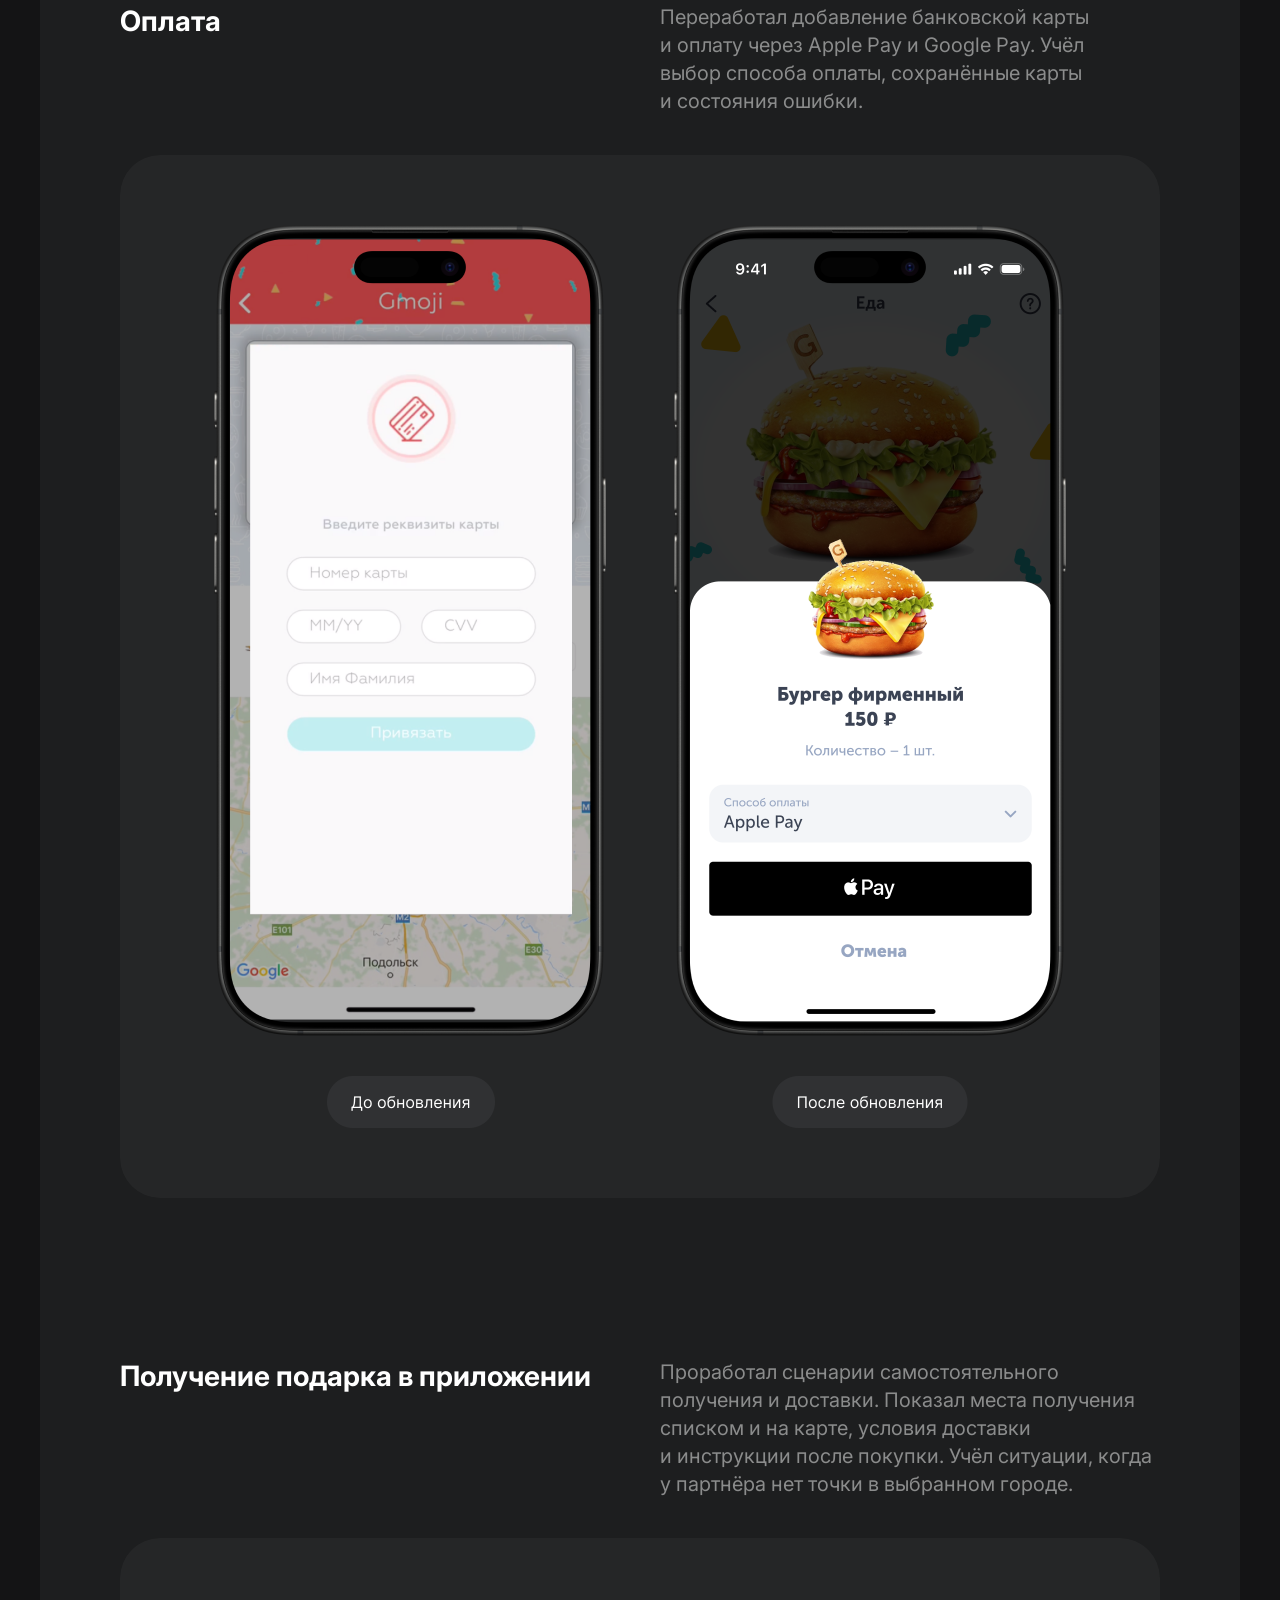
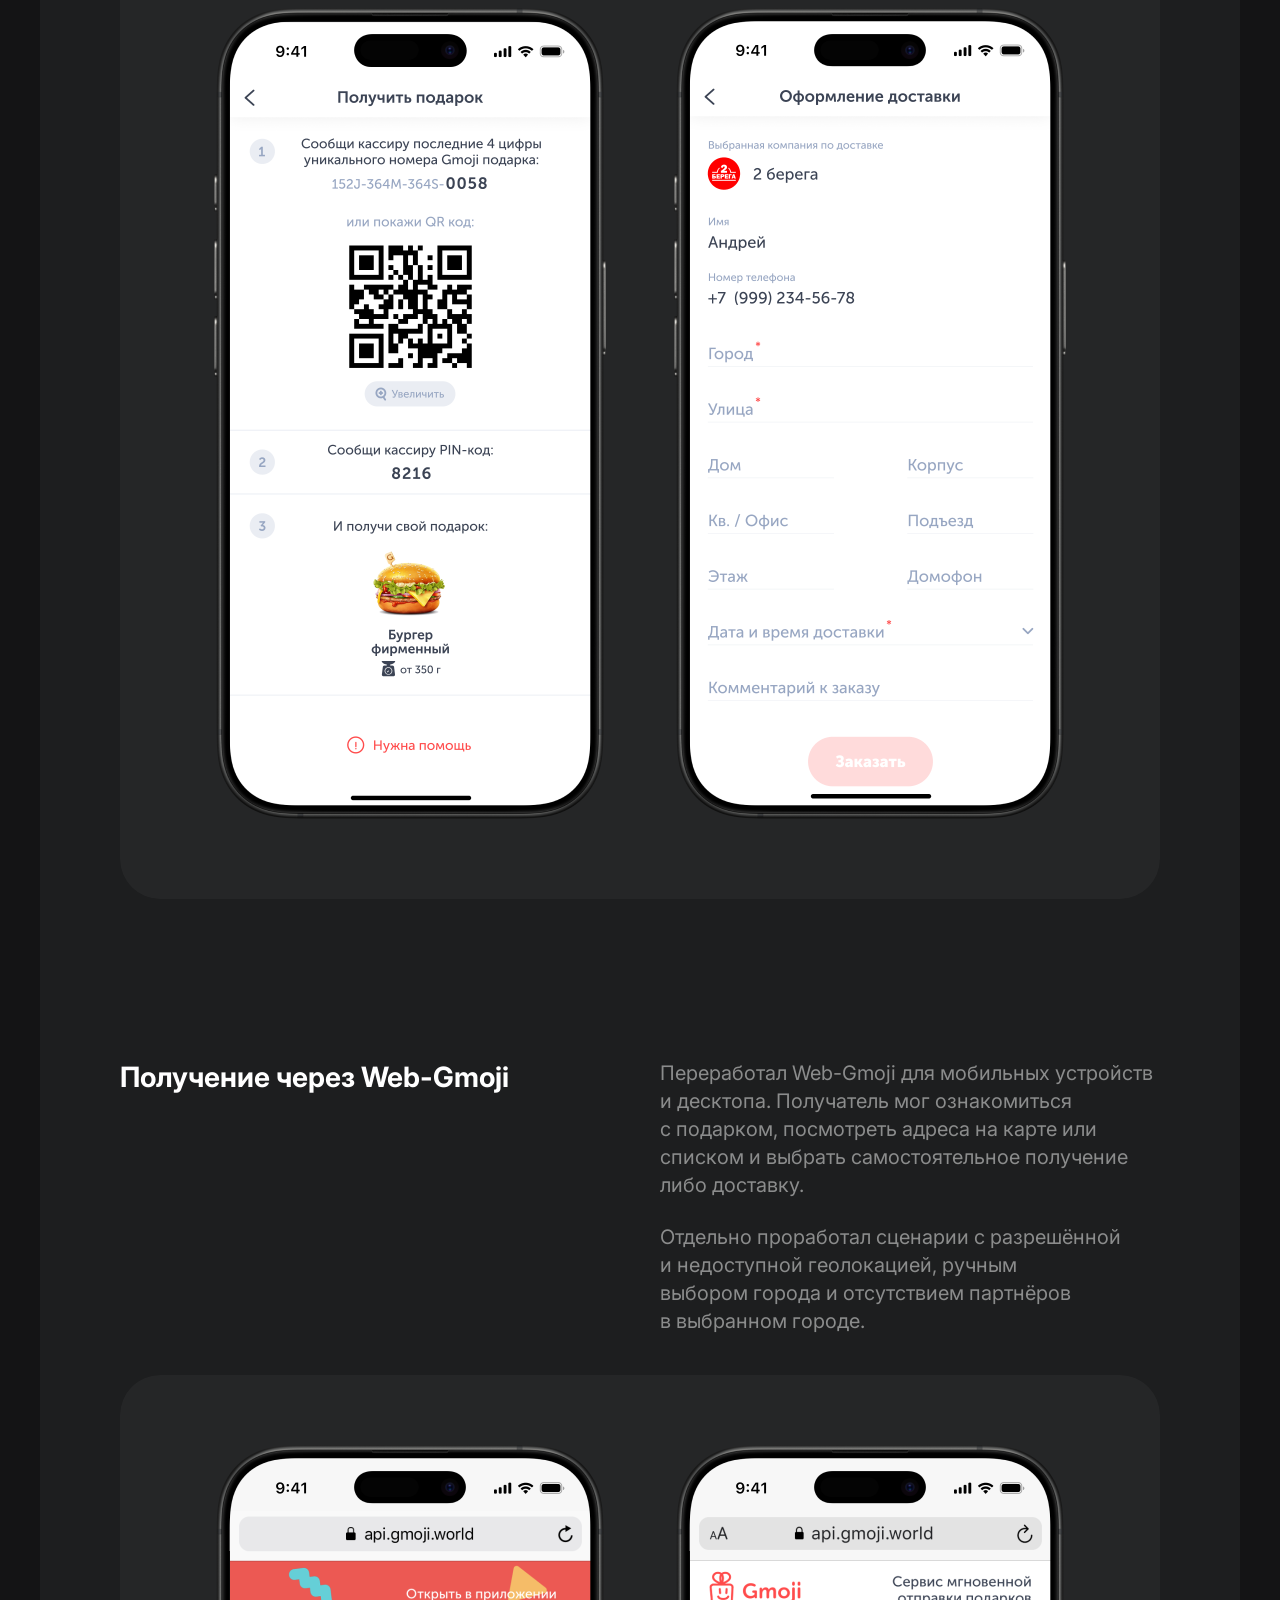
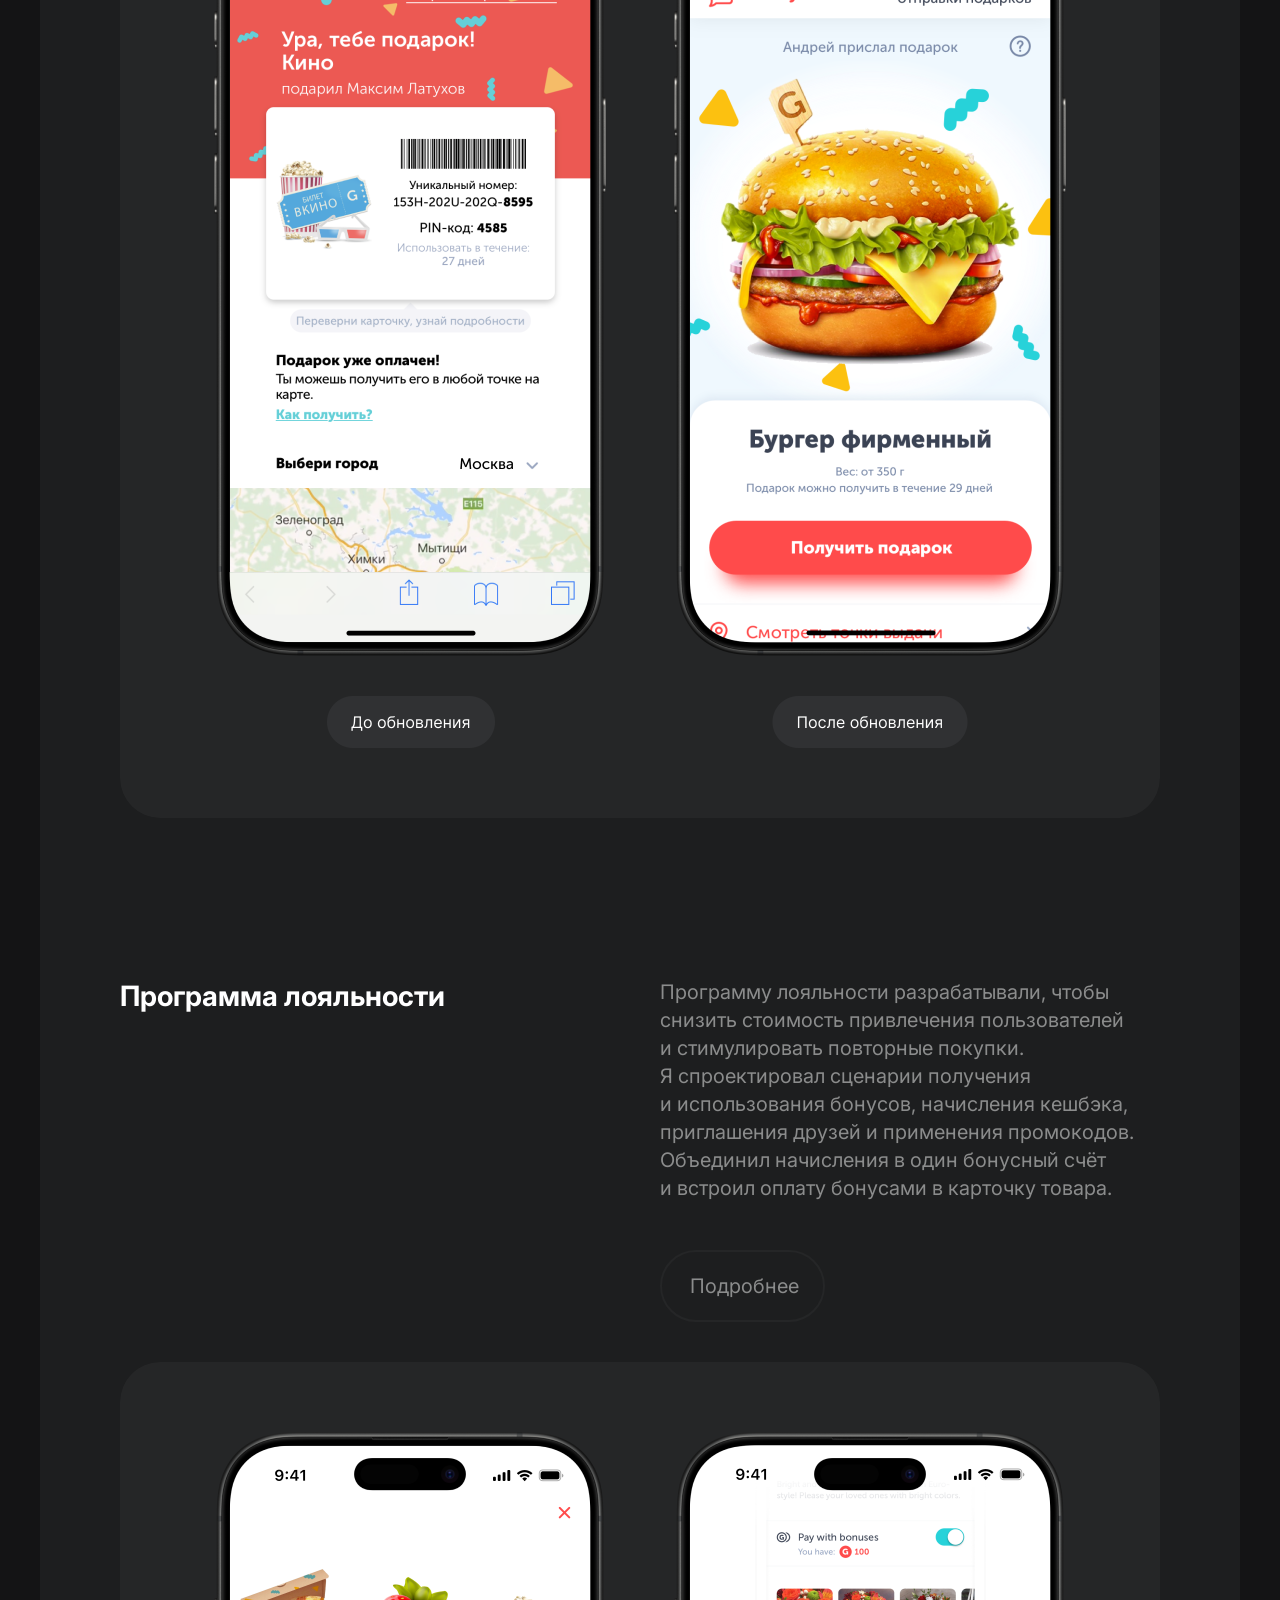
<file: gmoji.html>
<!doctype html>
<html lang="ru"><head><meta charset="utf-8">
<meta name="viewport" content="width=device-width, initial-scale=1">
<meta name="robots" content="noindex">
<title>Страница переехала</title>
<link rel="canonical" href="/gmoji/">
<script>location.replace("/gmoji/" + location.search + location.hash);</script>
<noscript><meta http-equiv="refresh" content="0;url=/gmoji/"></noscript>
</head><body><p>Страница переехала. <a href="/gmoji/">Перейти к странице</a>.</p></body></html>
</file>
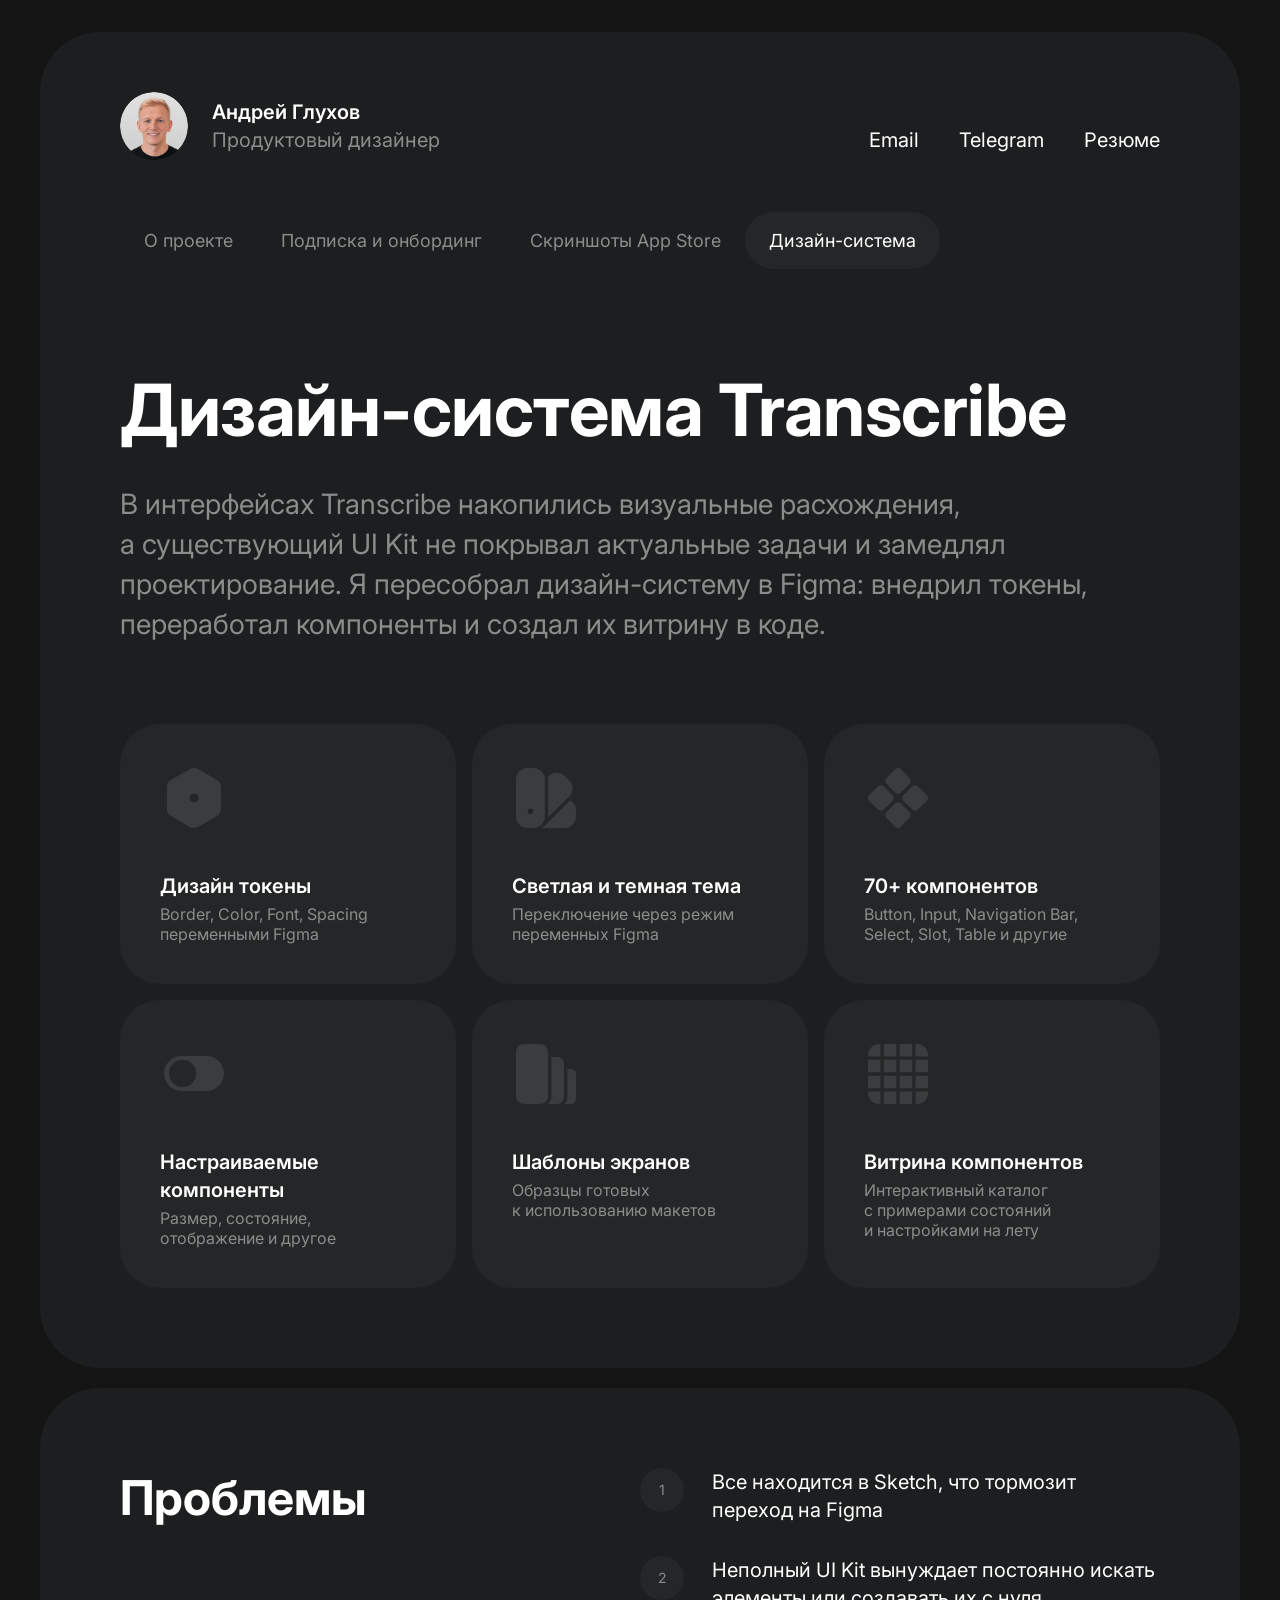
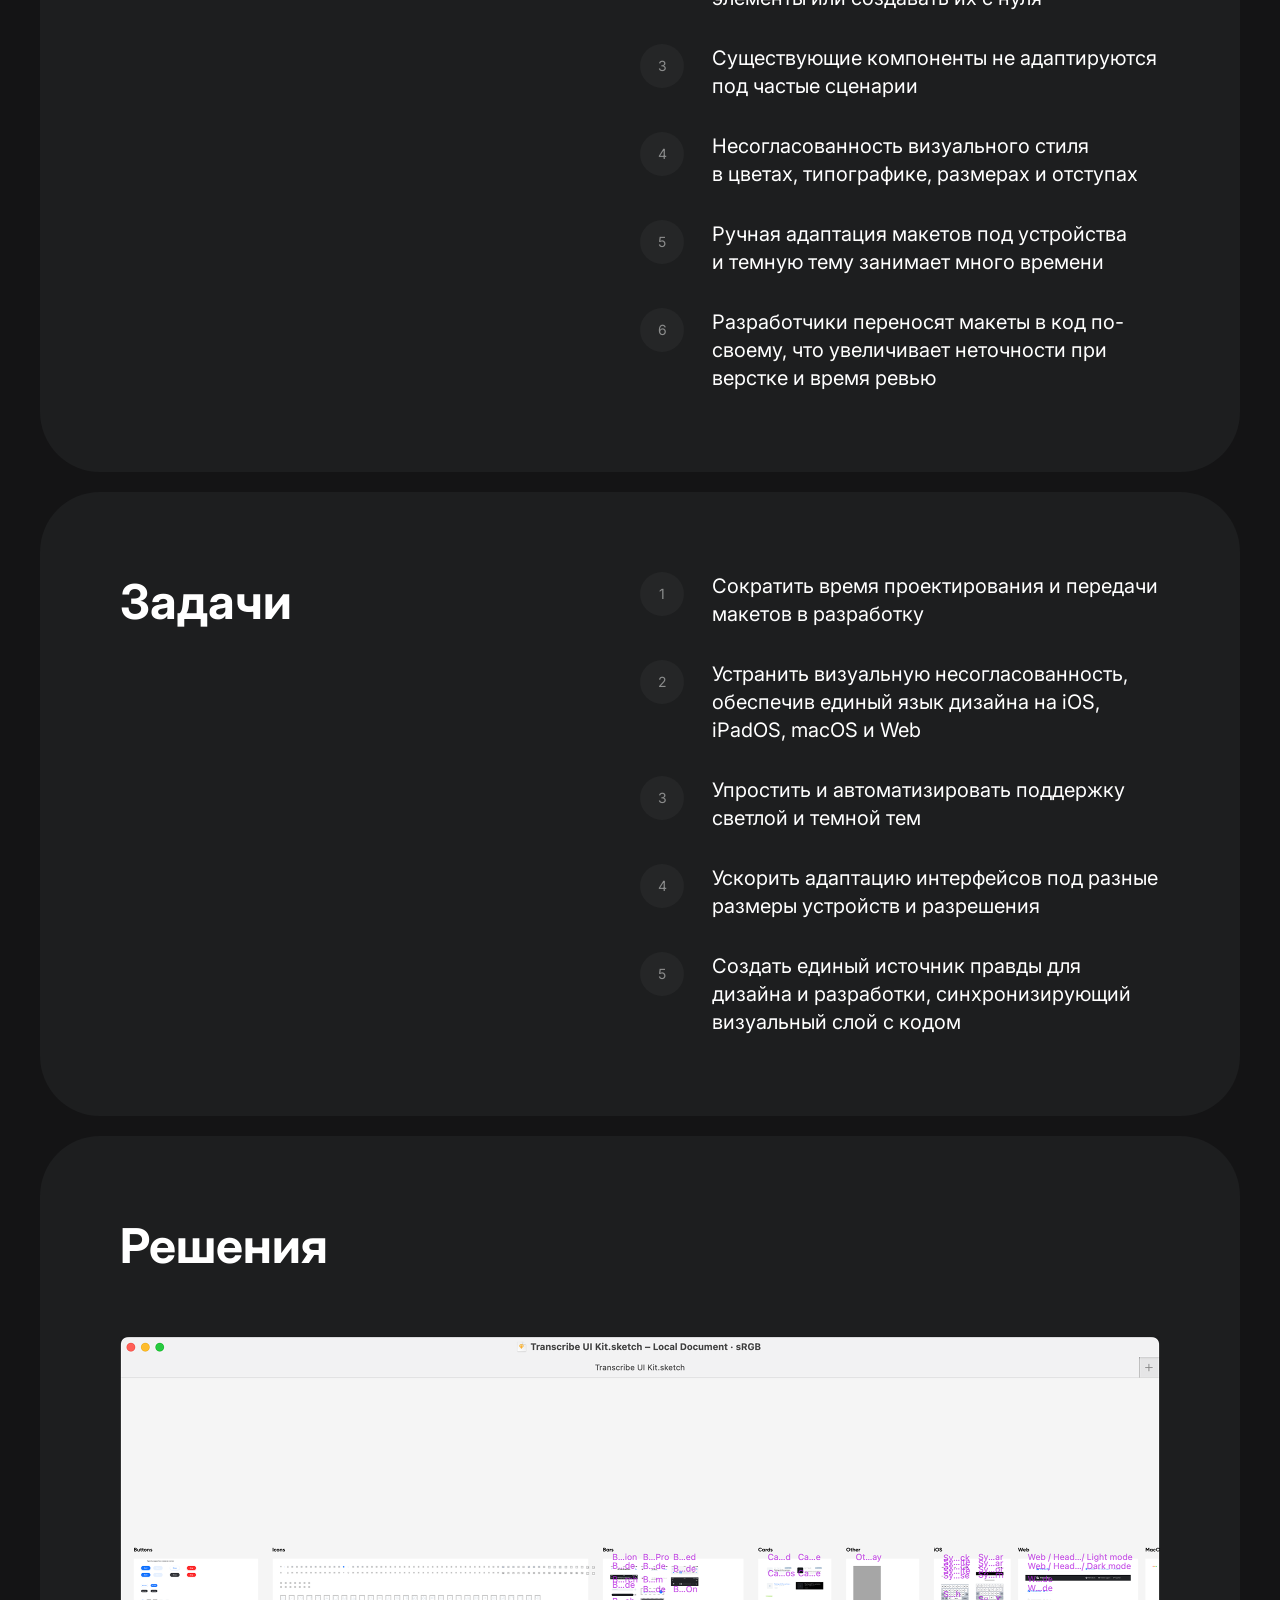
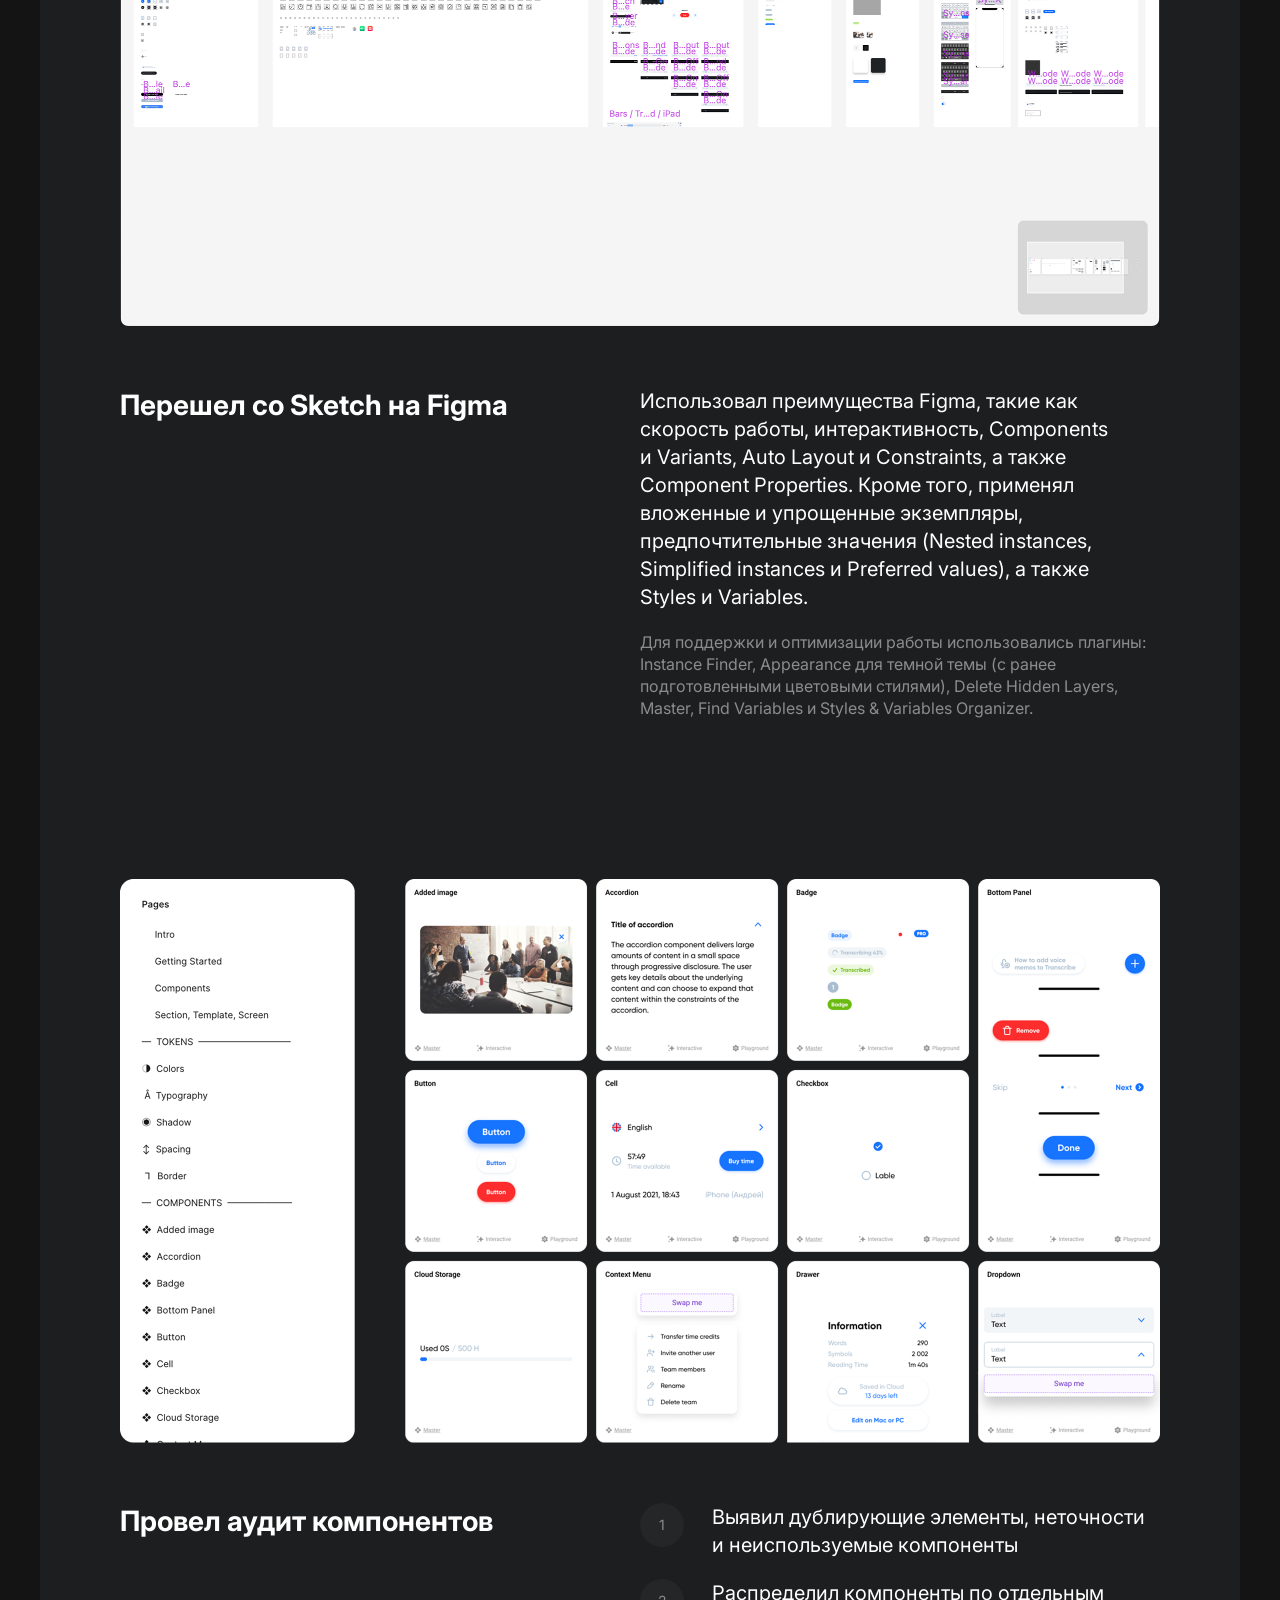
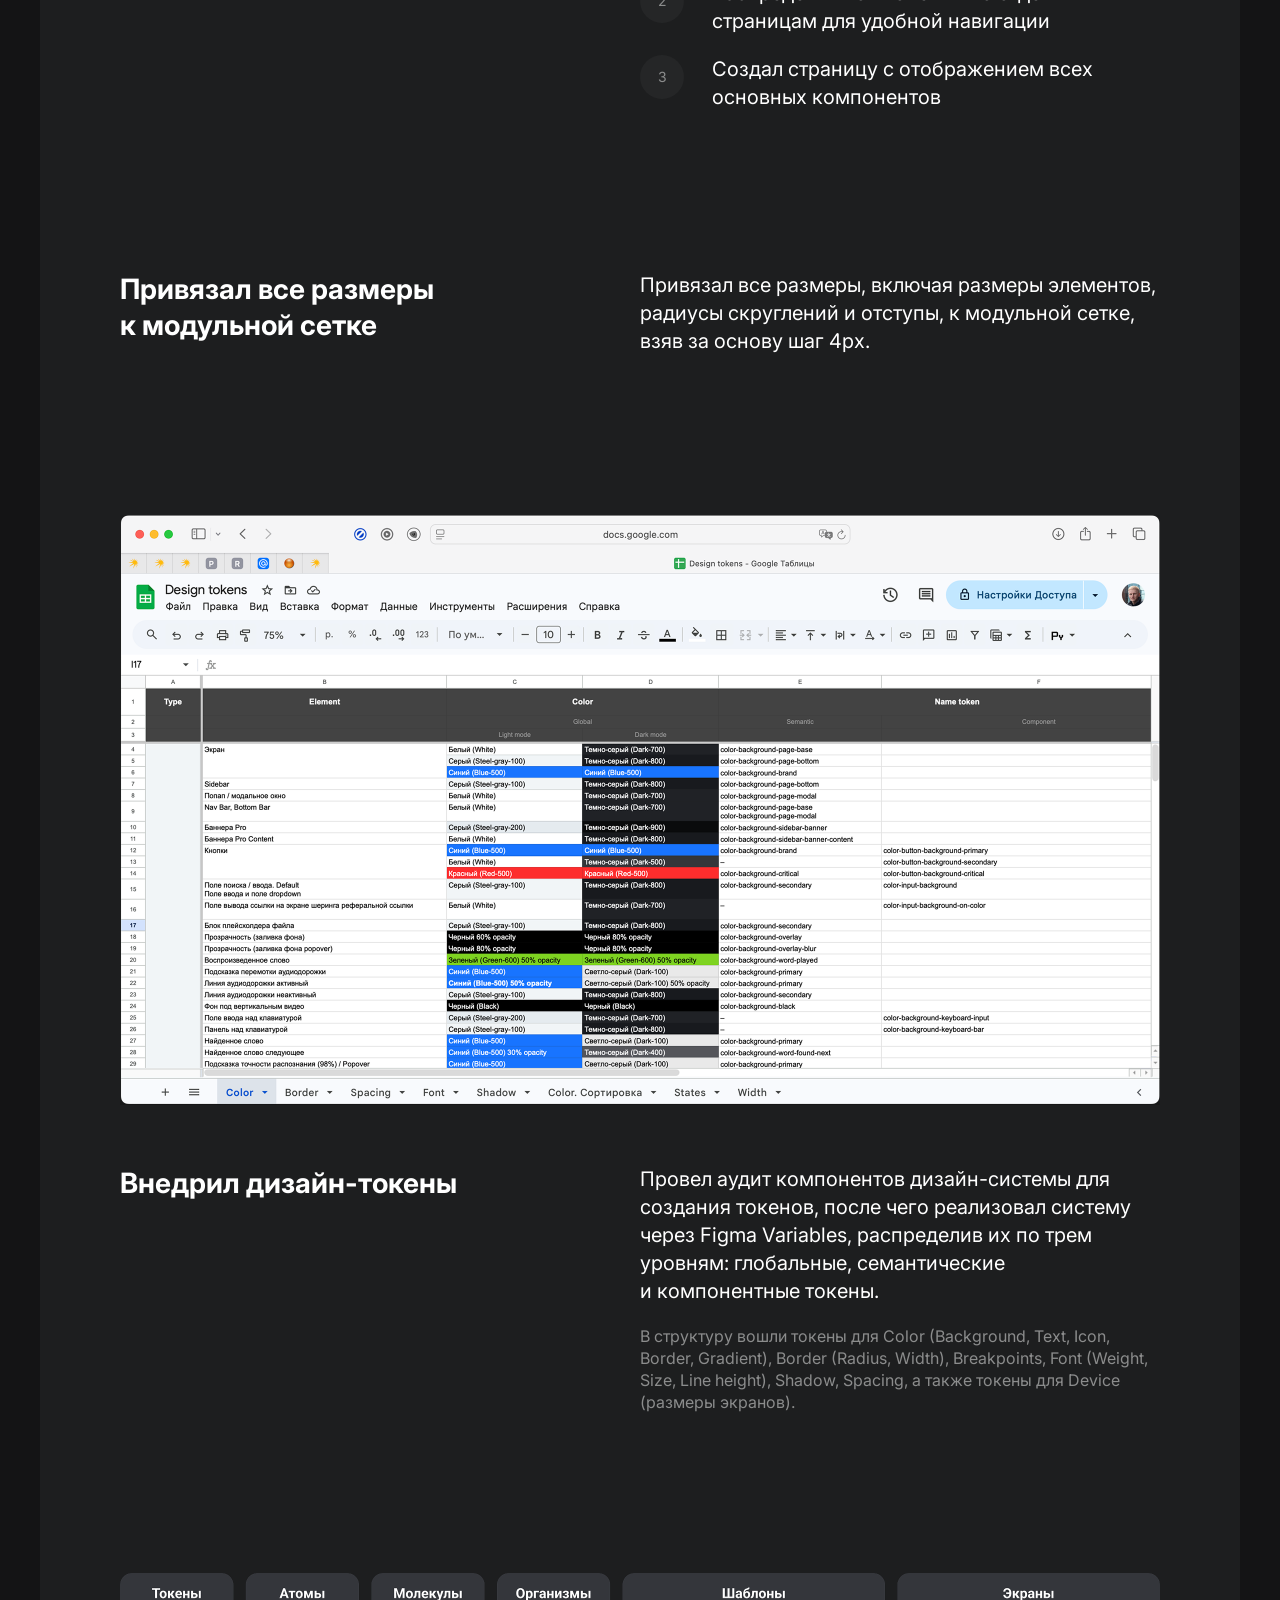
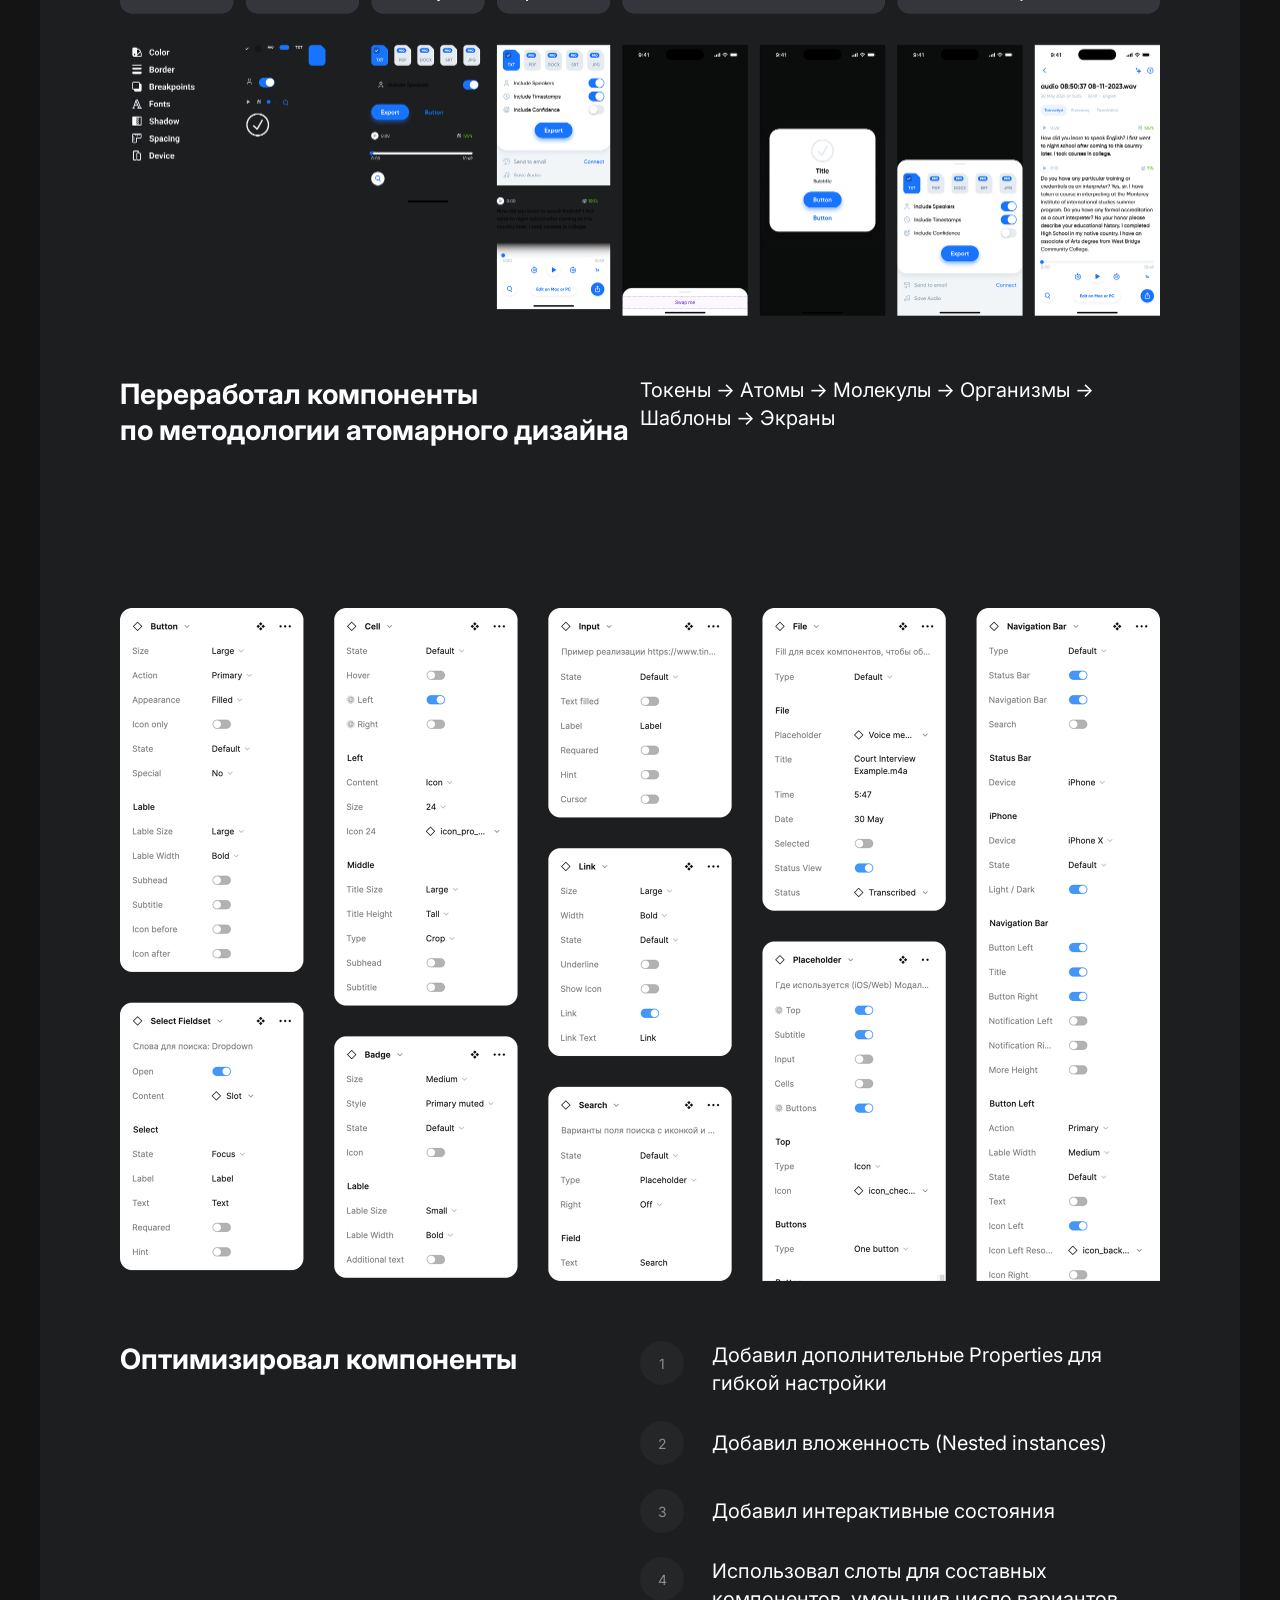
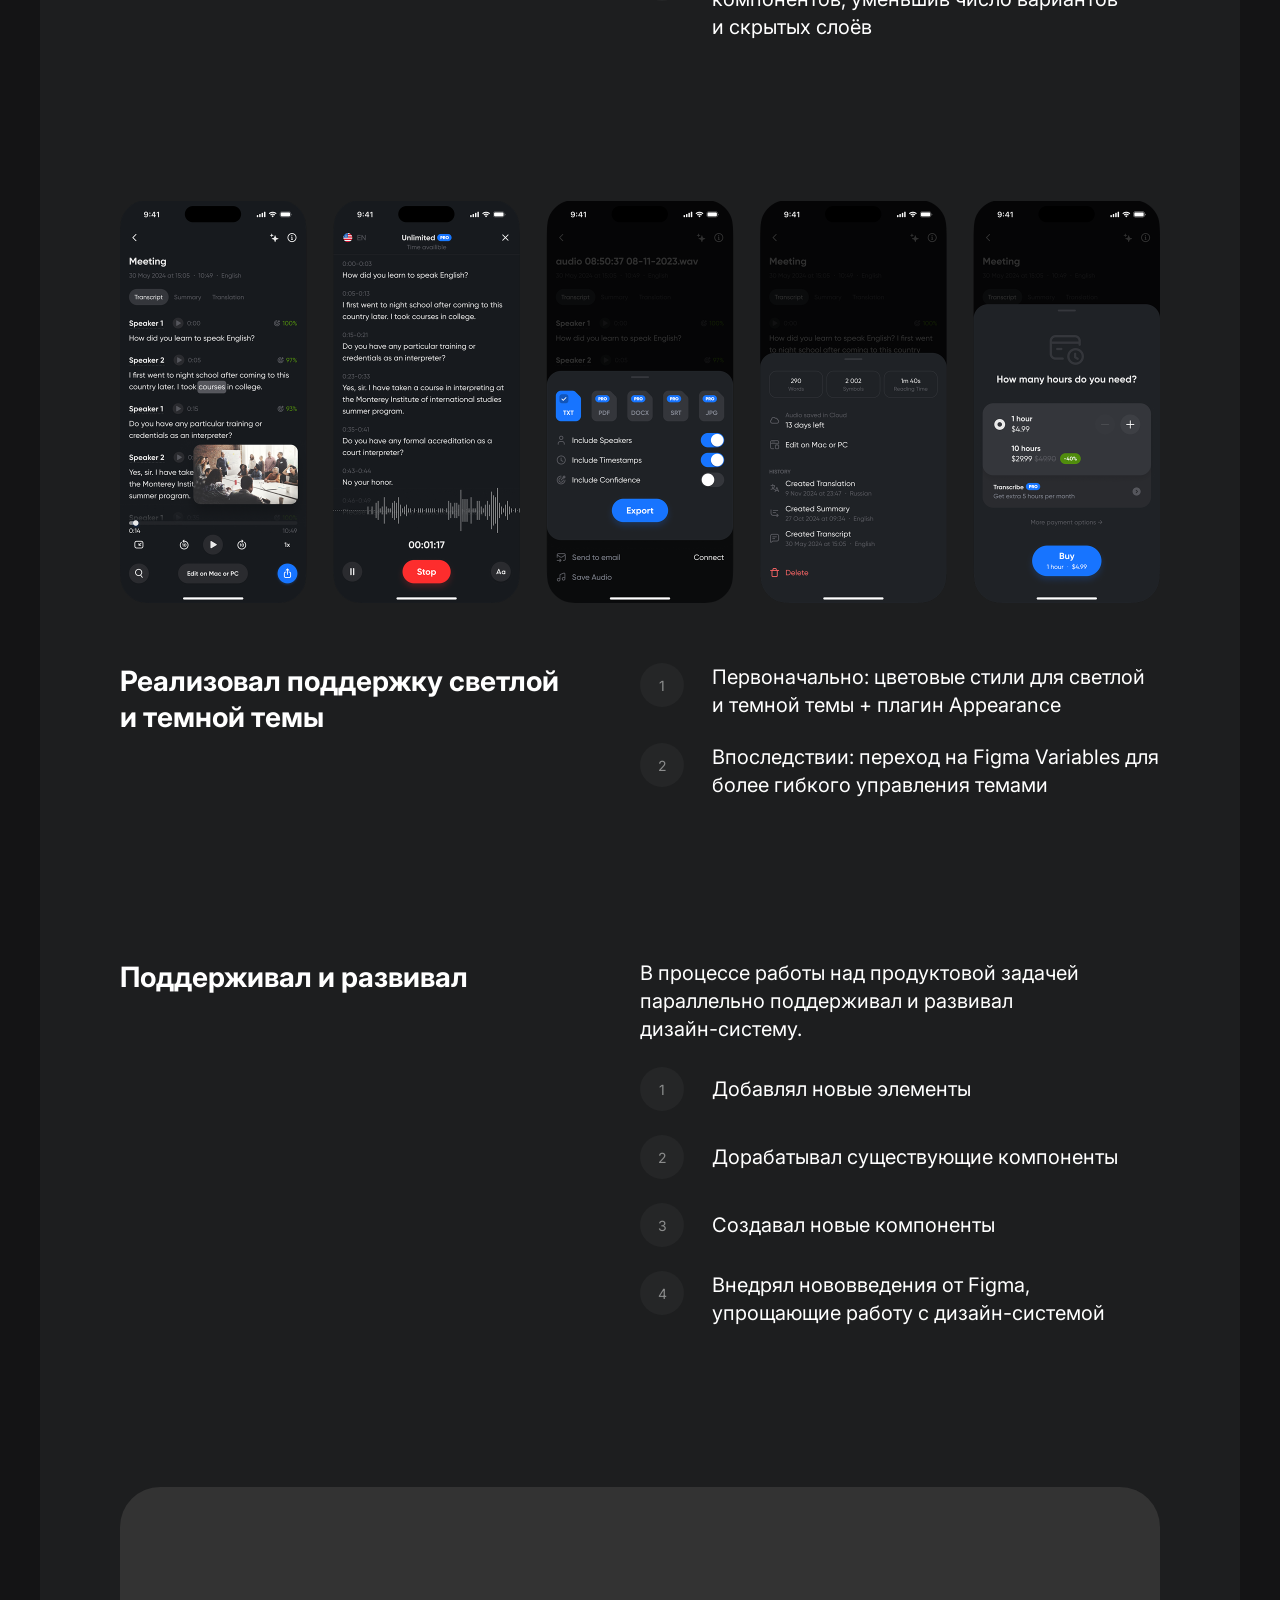
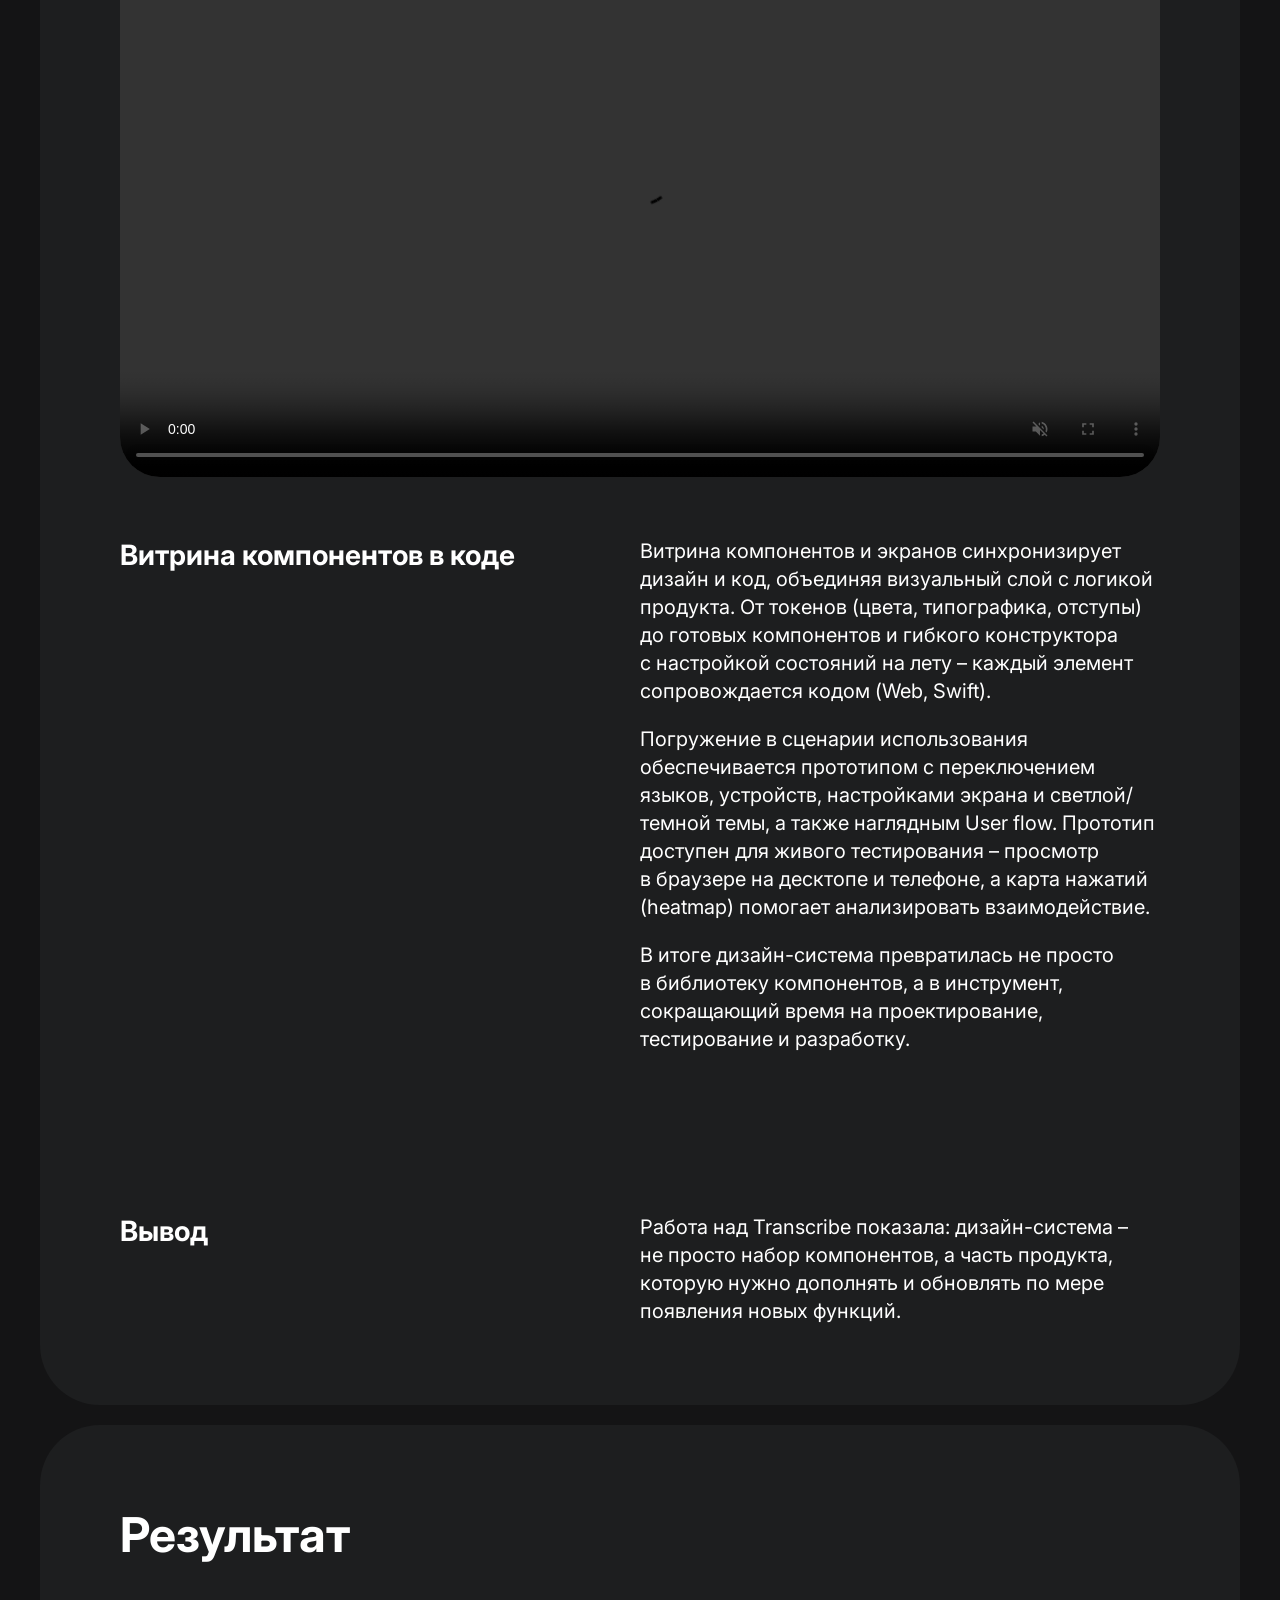
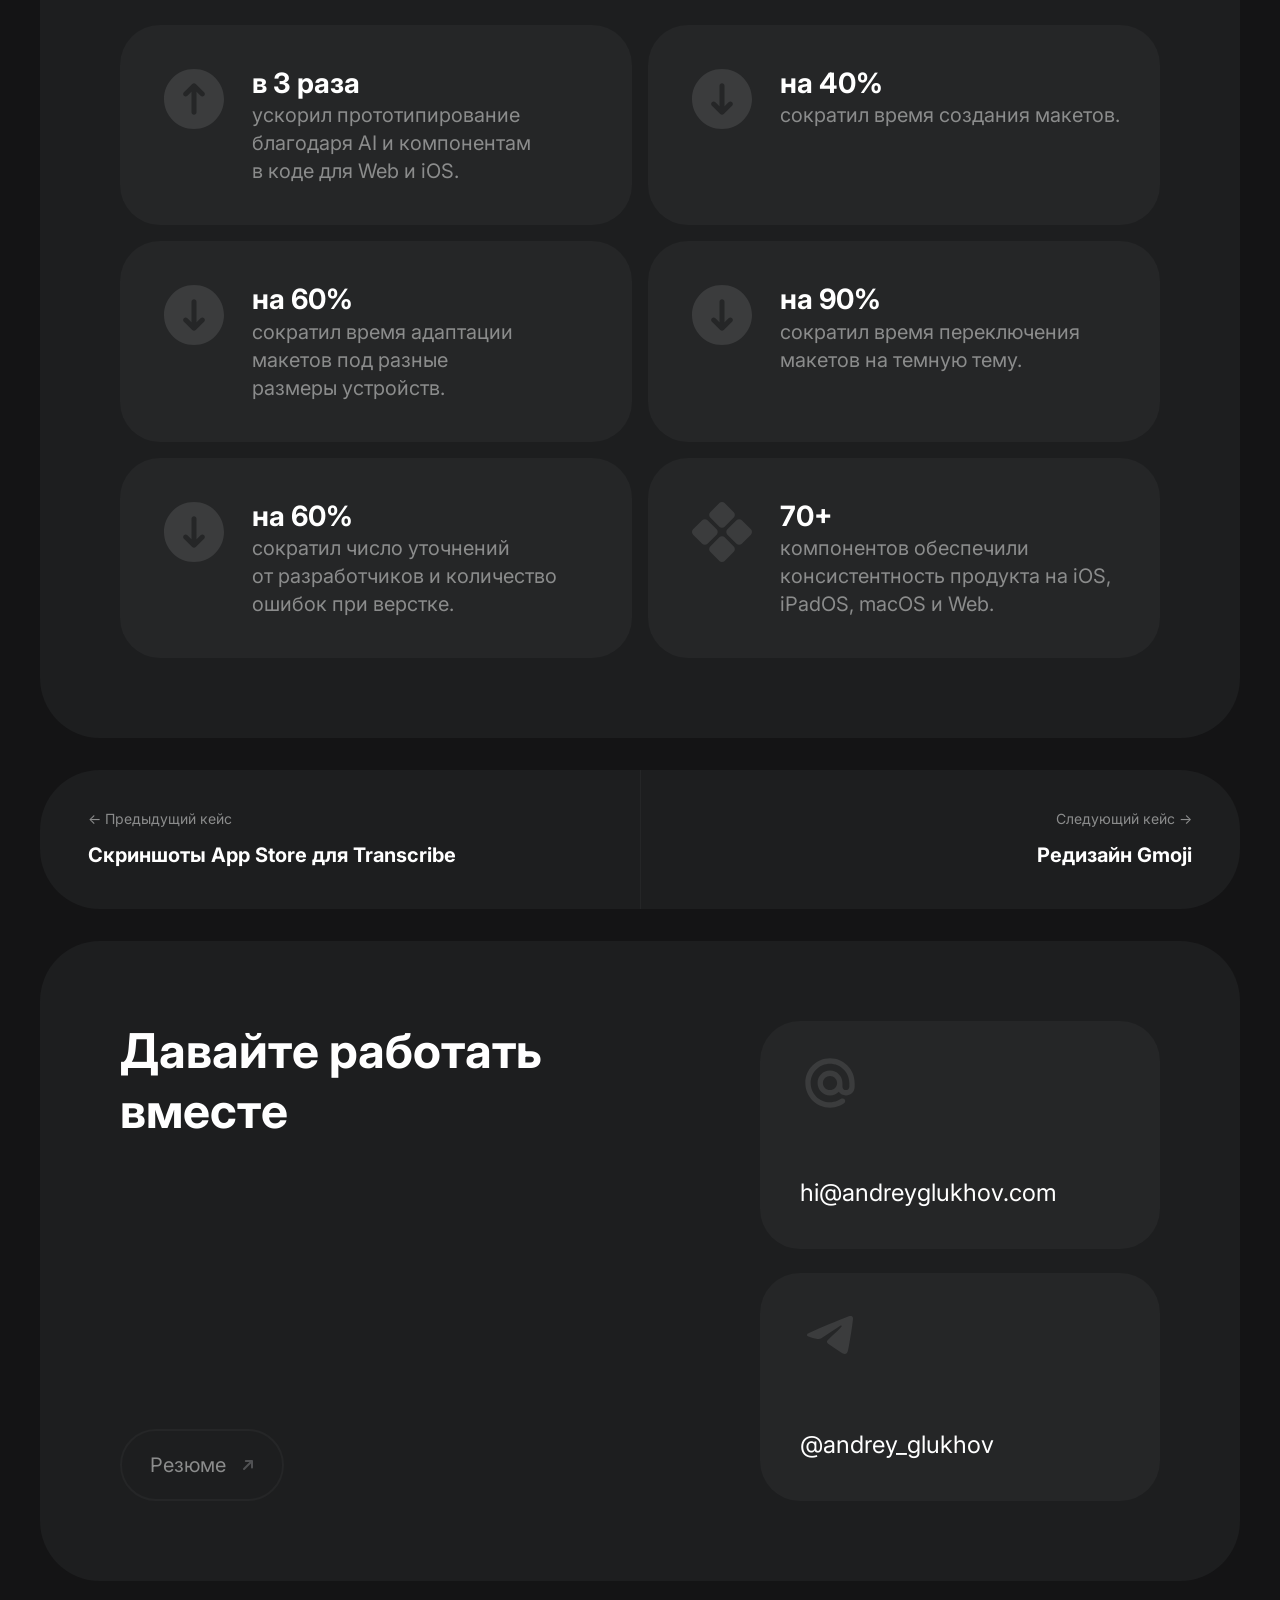
<file: transcribe-design-system.html>
<!doctype html>
<html lang="ru"><head><meta charset="utf-8">
<meta name="viewport" content="width=device-width, initial-scale=1">
<meta name="robots" content="noindex">
<title>Страница переехала</title>
<link rel="canonical" href="/transcribe-design-system/">
<script>location.replace("/transcribe-design-system/" + location.search + location.hash);</script>
<noscript><meta http-equiv="refresh" content="0;url=/transcribe-design-system/"></noscript>
</head><body><p>Страница переехала. <a href="/transcribe-design-system/">Перейти к странице</a>.</p></body></html>
</file>
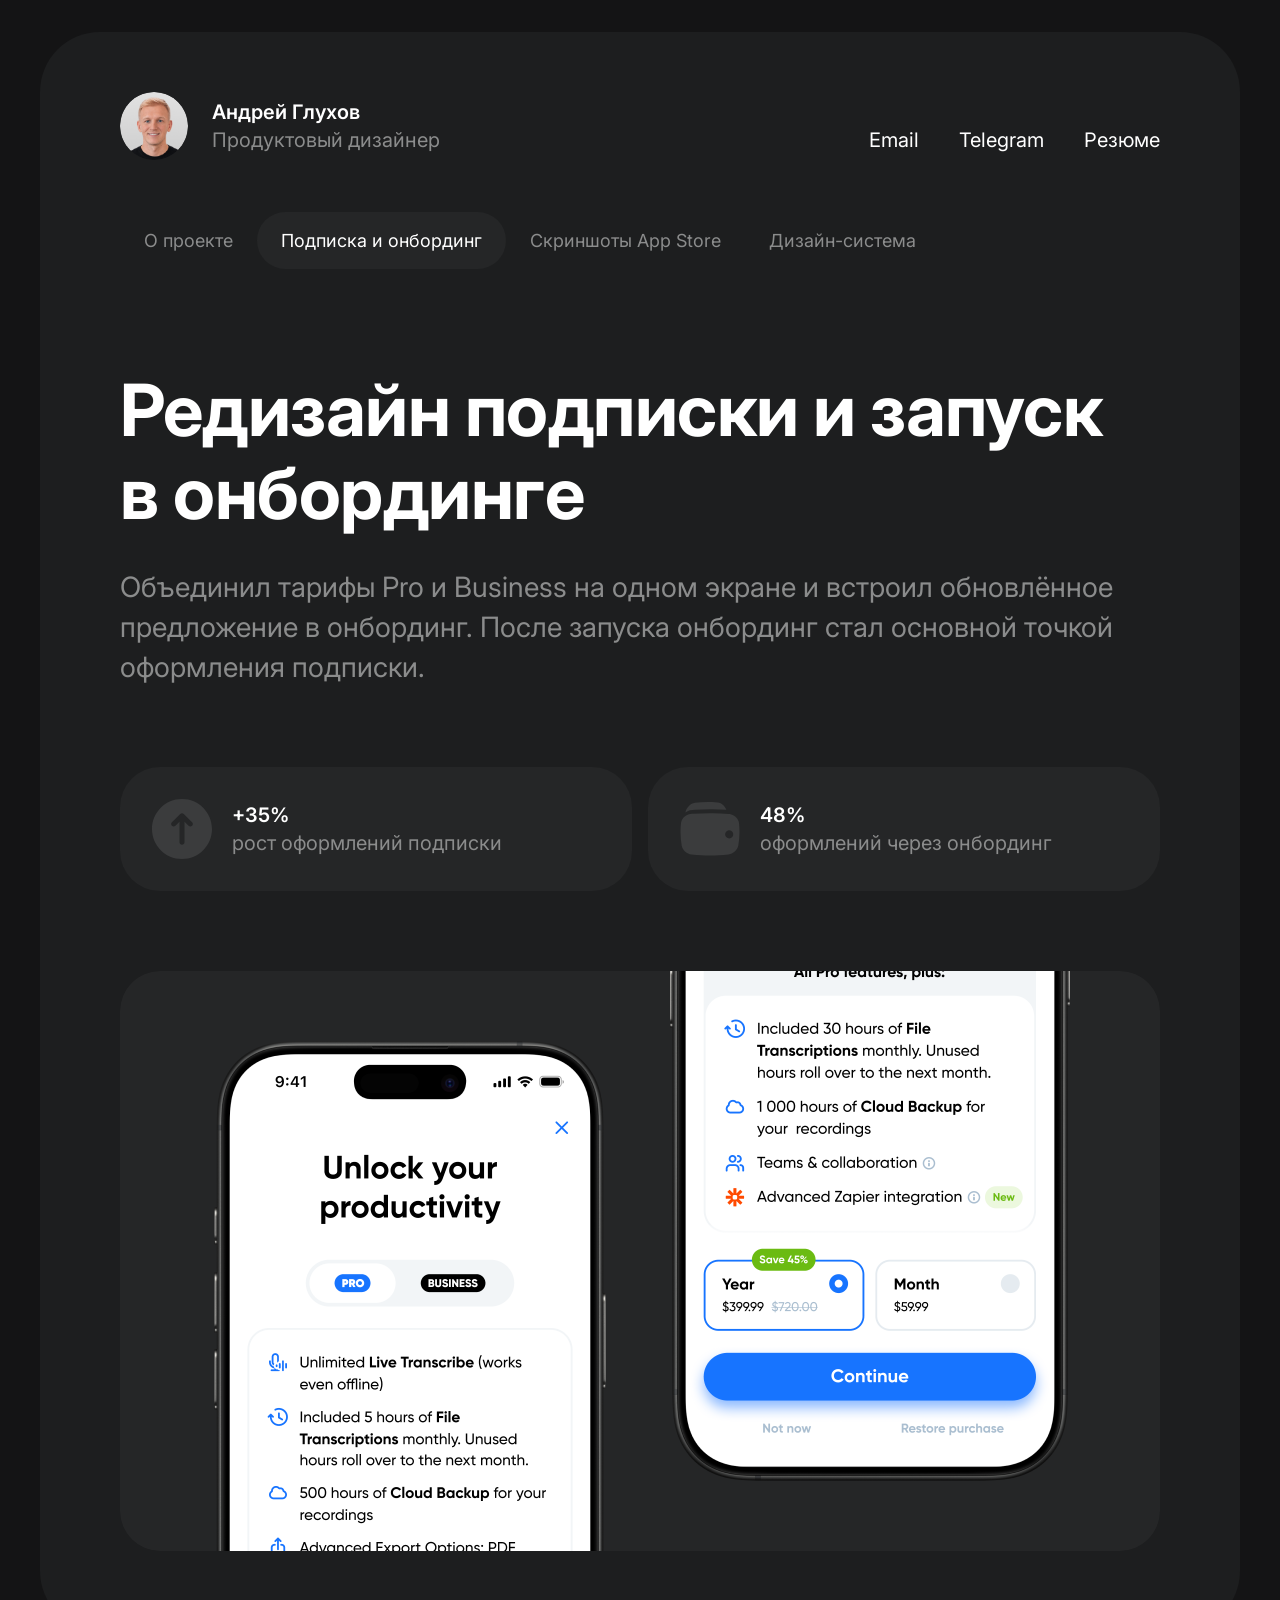
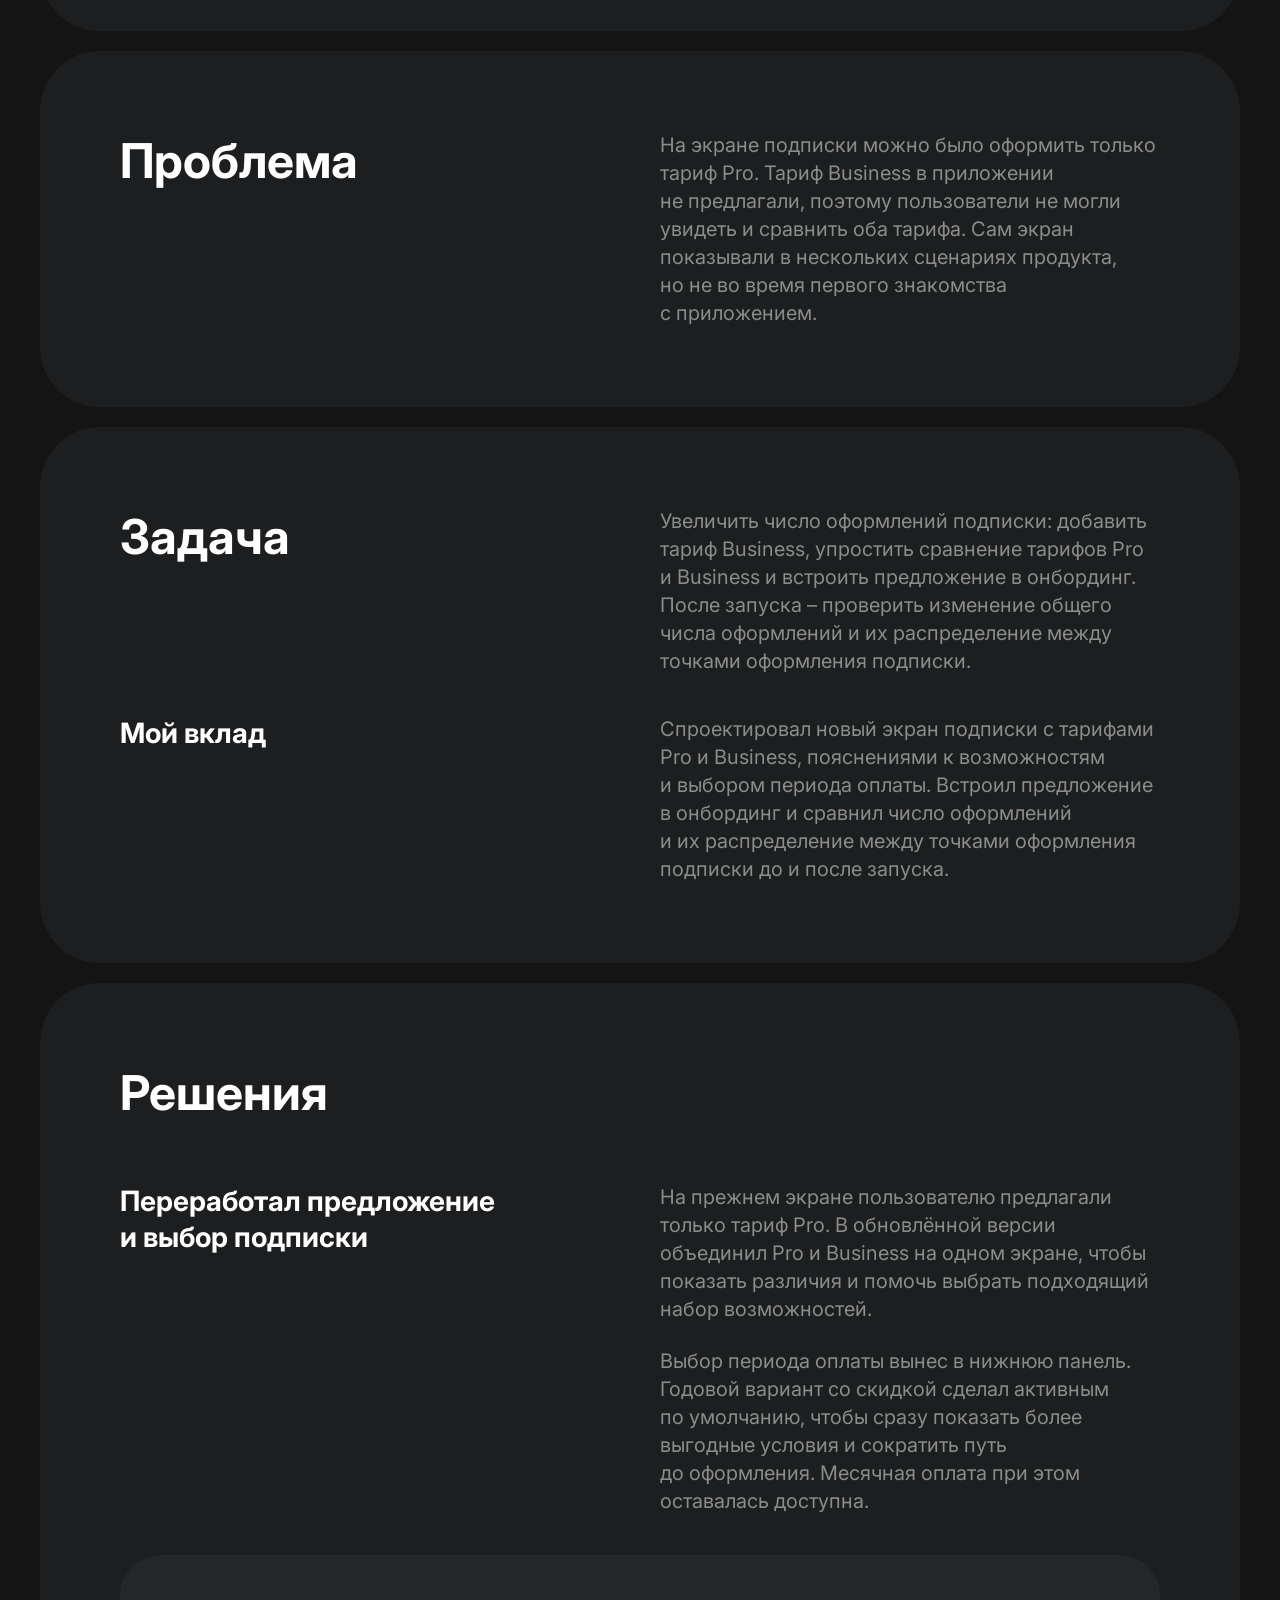
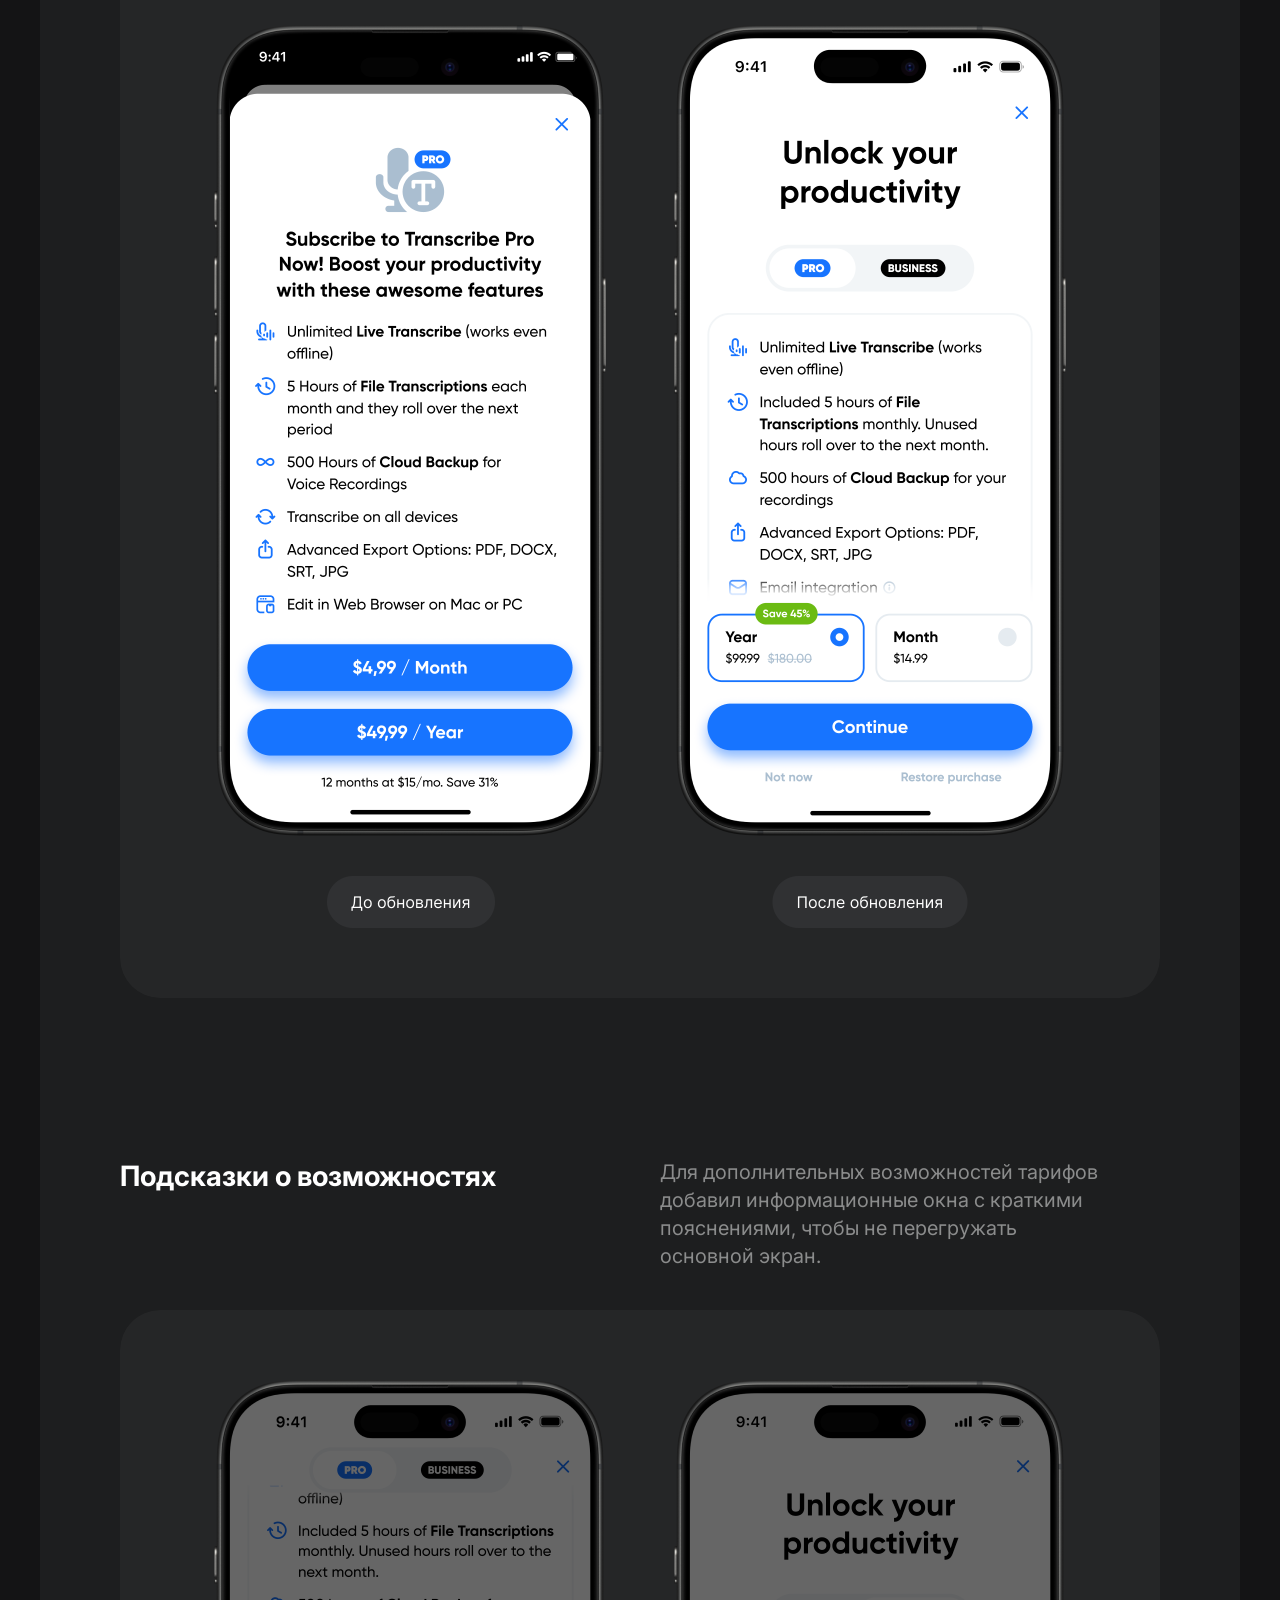
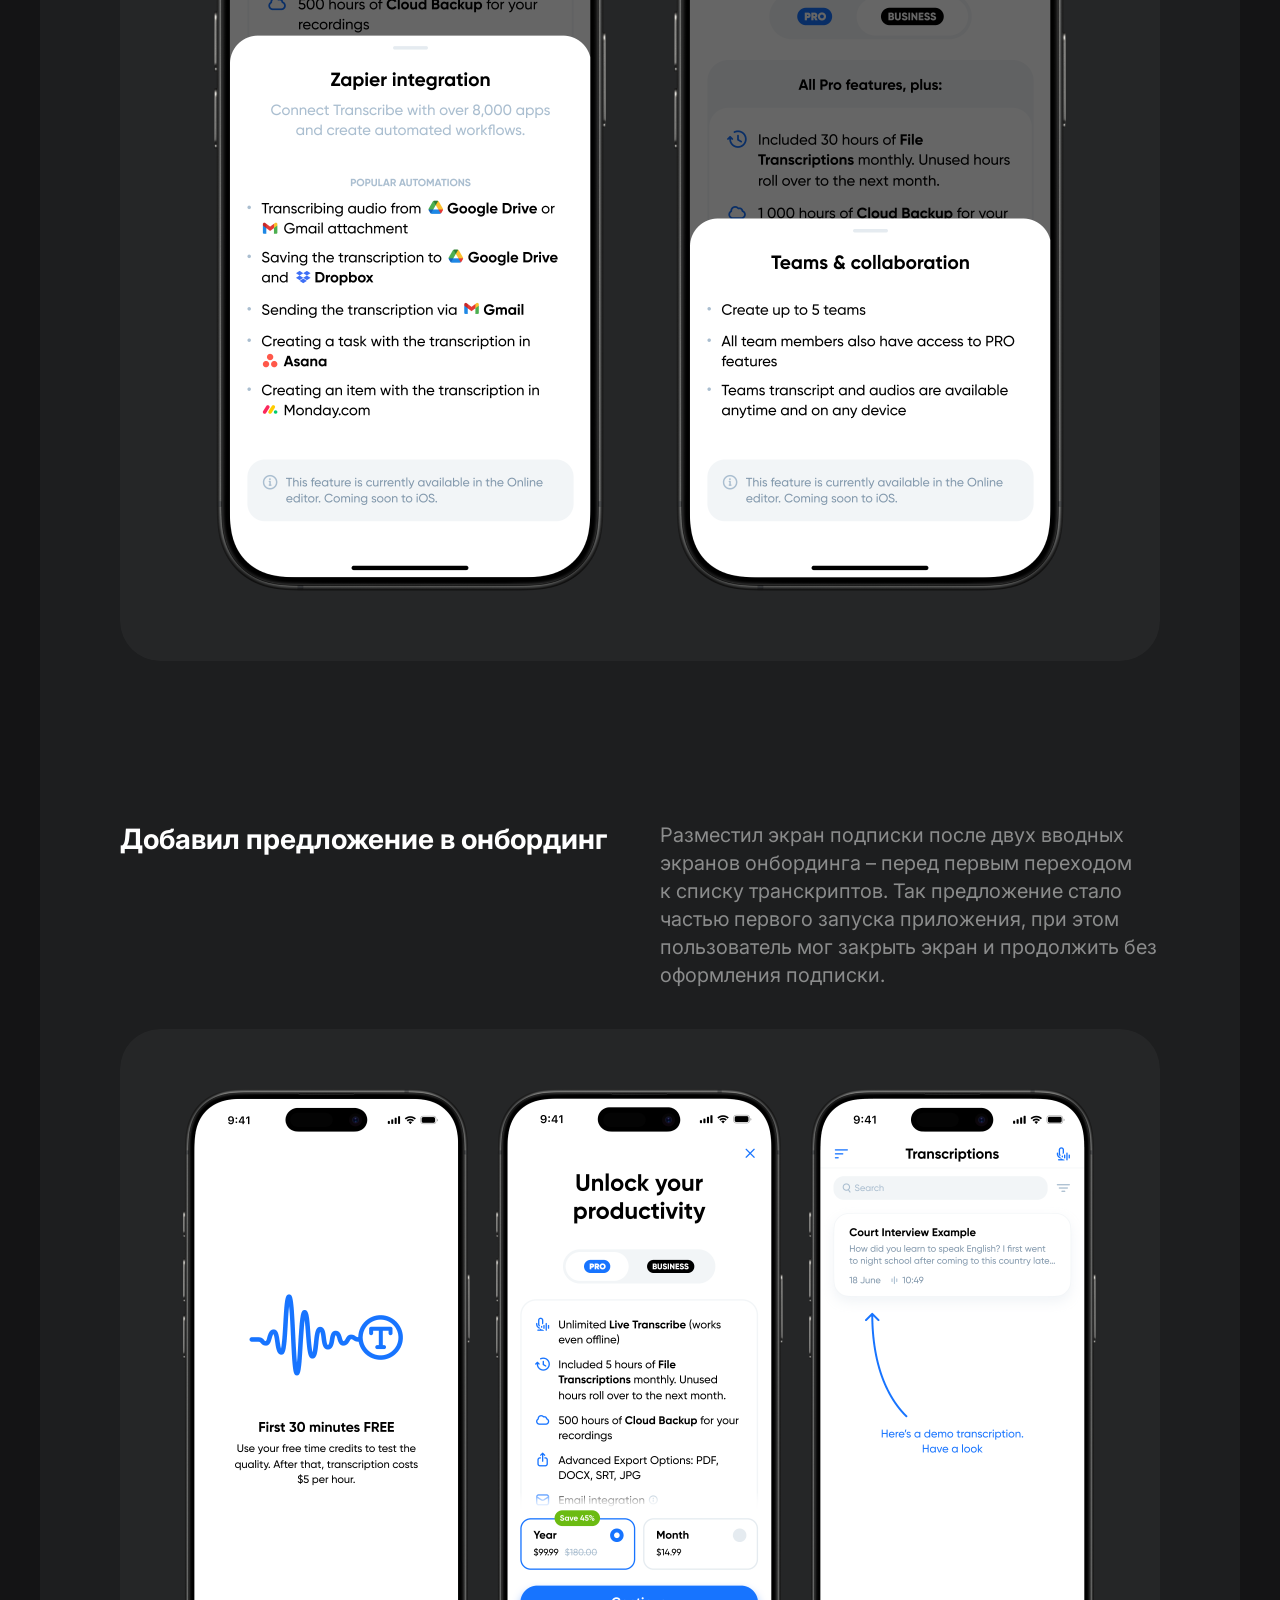
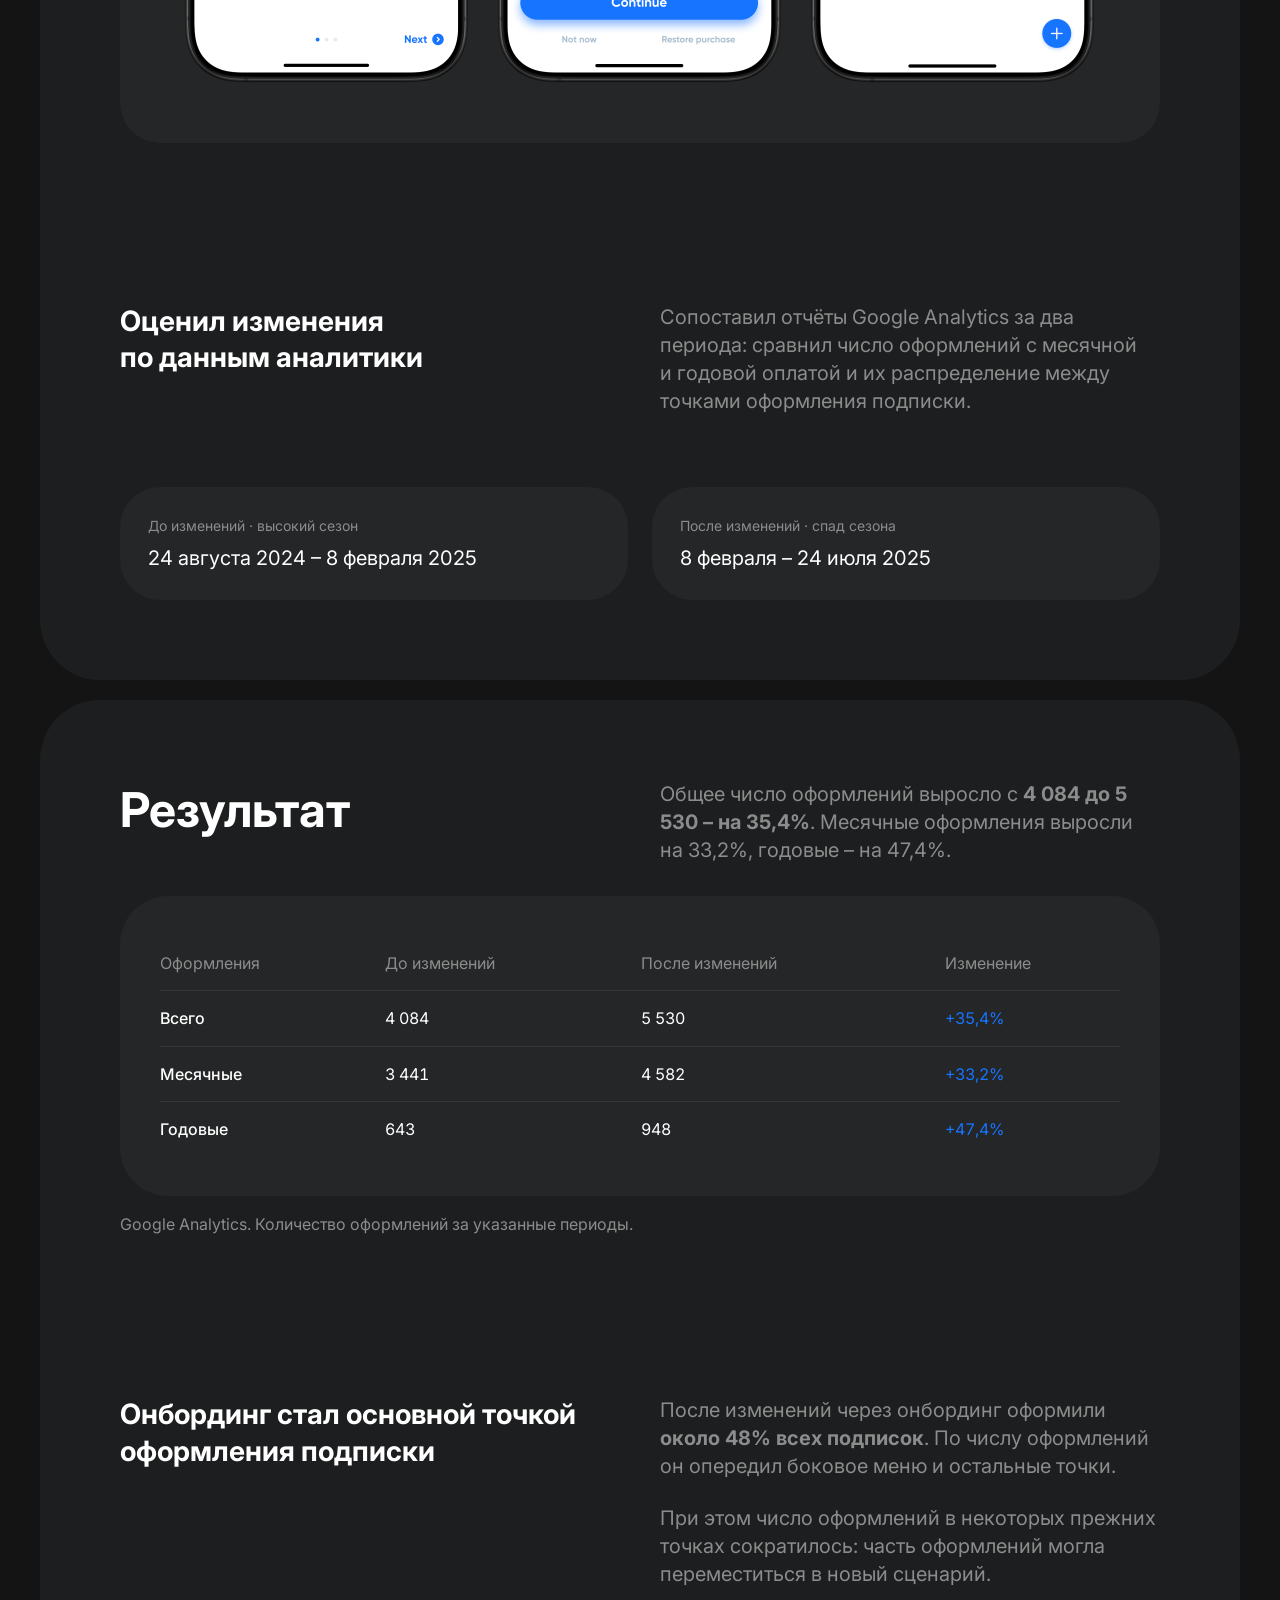
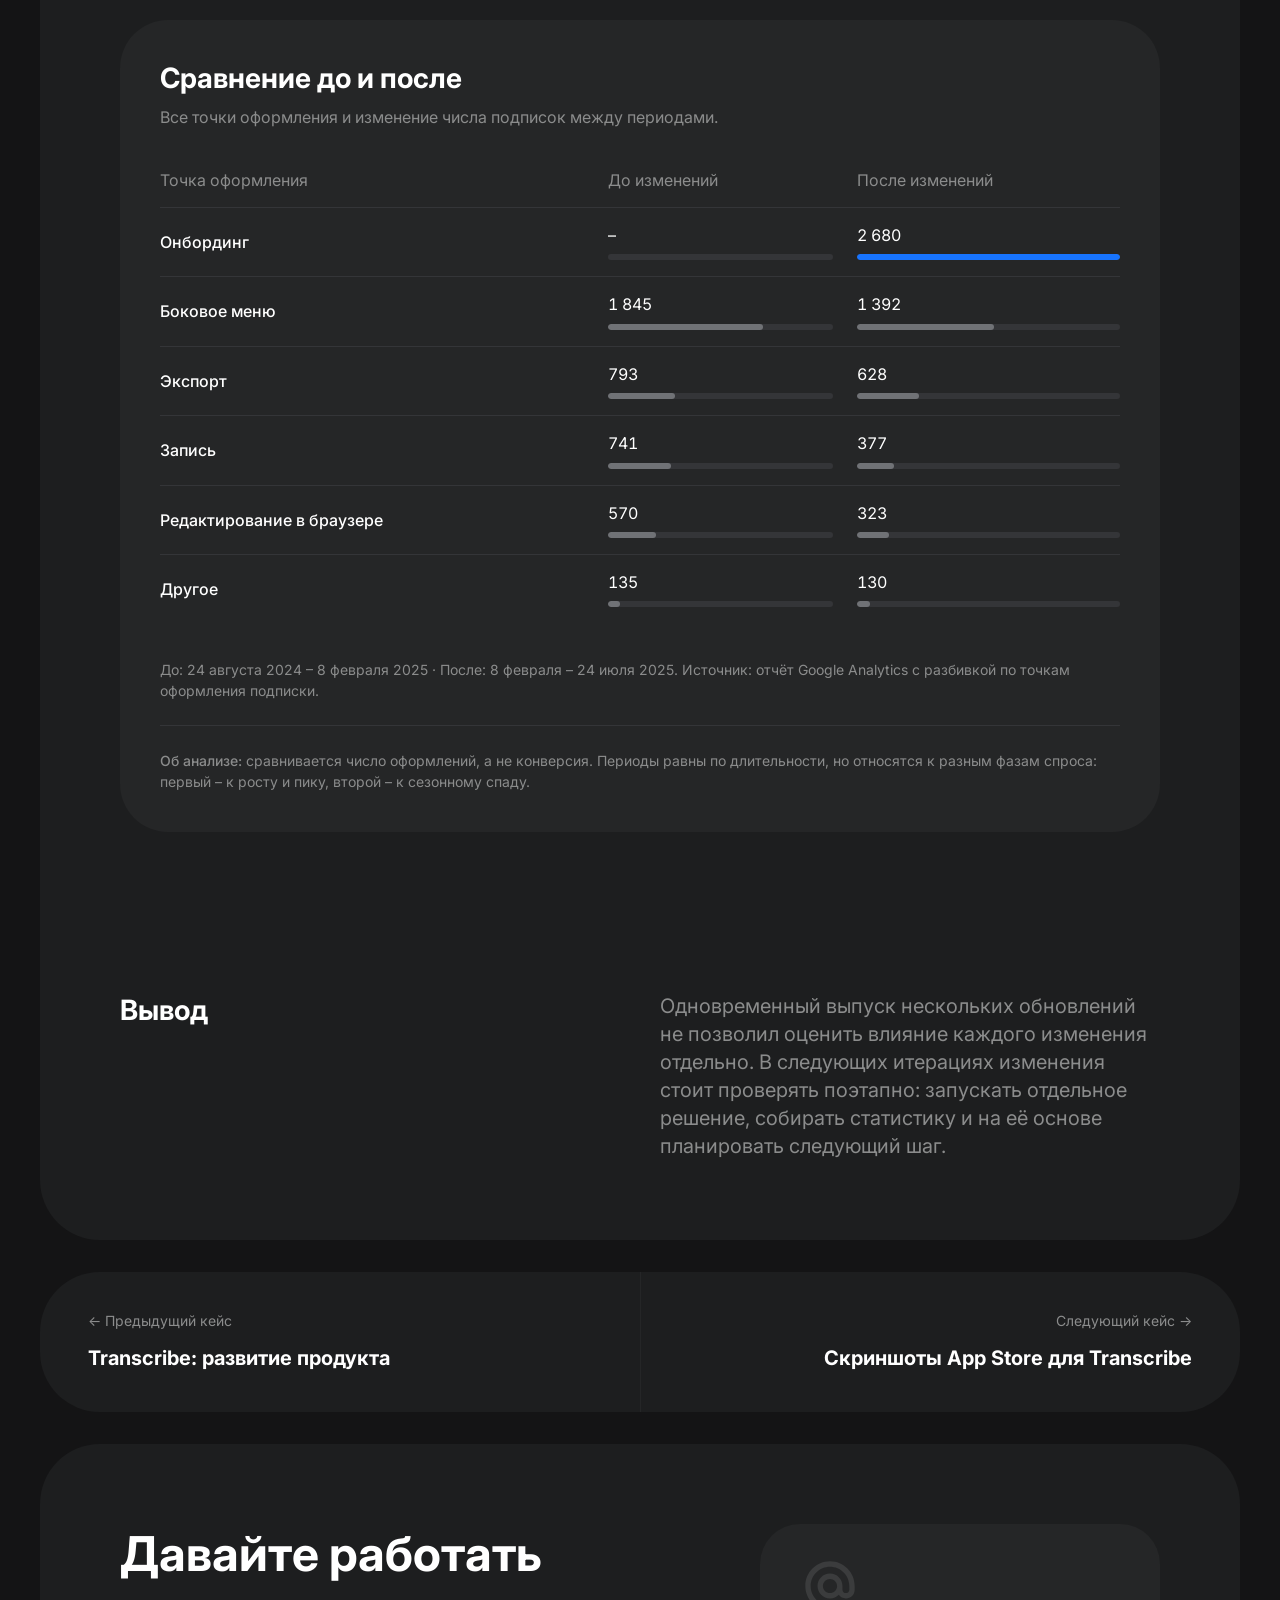
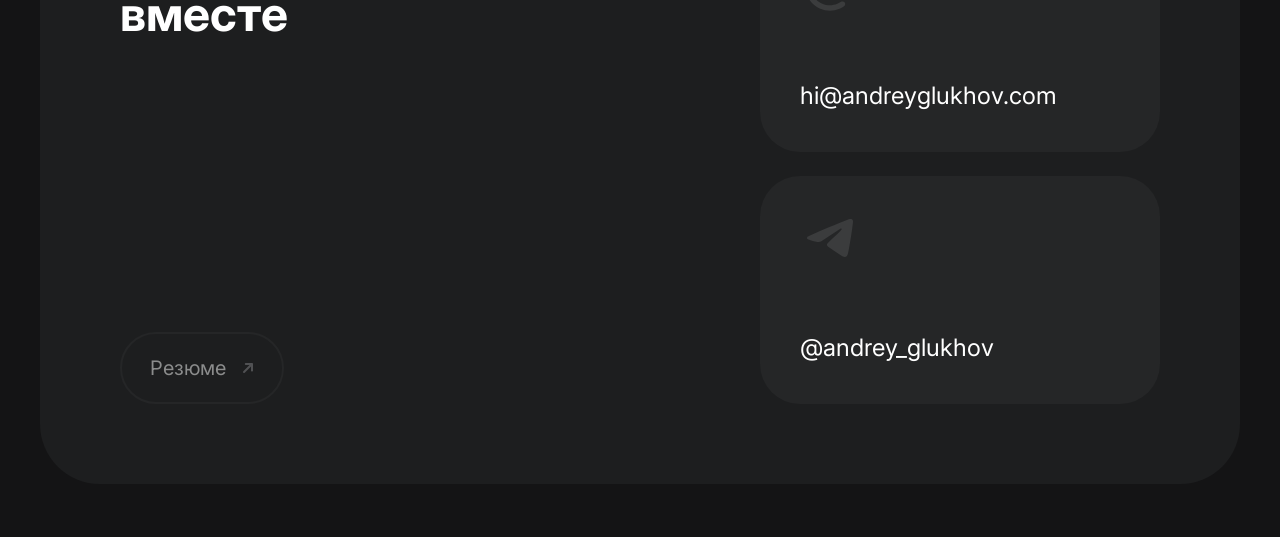
<file: transcribe-subscription.html>
<!doctype html>
<html lang="ru"><head><meta charset="utf-8">
<meta name="viewport" content="width=device-width, initial-scale=1">
<meta name="robots" content="noindex">
<title>Страница переехала</title>
<link rel="canonical" href="/transcribe-subscription/">
<script>location.replace("/transcribe-subscription/" + location.search + location.hash);</script>
<noscript><meta http-equiv="refresh" content="0;url=/transcribe-subscription/"></noscript>
</head><body><p>Страница переехала. <a href="/transcribe-subscription/">Перейти к странице</a>.</p></body></html>
</file>
<file: css/styles.css>
/* ==========================================================================
   Design tokens (from Figma)
   ========================================================================== */

:root {
  /* Colors */
  --color-bg-page: #141415;
  --color-bg-block: #1d1e1f;
  --color-bg-small-block: #252627;
  --color-text-primary: #ffffff;
  --color-text-secondary: #8b8c8c;
  --color-border-primary: #252627;
  --color-border-secondary: #343538;
  --color-icon-primary: #3b3c3d;
  --color-icon-secondary: #8b8b8c;
  --color-icon-muted: #656667;
  --color-icon-subtle: #505153;
  --color-icon-inverse: #ffffff;
  --color-data-neutral: #707276;
  --color-accent-primary: #1774ff;

  /* Typography */
  --font-family: "Inter", -apple-system, BlinkMacSystemFont, "Segoe UI", Roboto, sans-serif;
  --font-size-h1: 2rem;
  --font-size-h2: 1.75rem;
  --font-size-h3: 1.25rem;
  --font-size-body-lg: 1.125rem;
  --font-size-body: 1rem;
  --font-size-caption: 0.875rem;
  --font-size-caption-sm: 0.8125rem;
  --font-size-badge-sm: 0.7775rem;
  --font-size-badge-lg: 1.25rem;
  --font-size-contact: 1.125rem;
  --font-size-data: 1rem;
  --line-height-h1: 1.15;
  --line-height-h2: 1.25;
  --line-height-h3: 1.29;
  --line-height-body-lg: 1.43;
  --line-height-body: 1.4;
  --line-height-caption: 1.25;
  --line-height-caption-sm: 1.29;
  --line-height-relaxed: 1.5;
  --font-weight-regular: 400;
  --font-weight-medium: 500;
  --font-weight-semibold: 600;
  --font-weight-bold: 700;

  /* Spacing */
  --spacing-2: 2px;
  --spacing-8: 8px;
  --spacing-12: 12px;
  --spacing-16: 16px;
  --spacing-20: 20px;
  --spacing-24: 24px;
  --spacing-28: 28px;
  --spacing-32: 32px;
  --spacing-40: 40px;
  --spacing-44: 44px;
  --spacing-52: 52px;
  --spacing-60: 60px;
  --spacing-80: 80px;
  --spacing-100: 100px;
  --spacing-120: 120px;

  /* Layout */
  --container-max-width: 1200px;
  --page-padding: 16px;
  --mobile-header-edge: var(--spacing-16);
  --mobile-header-bar-inline: var(--spacing-24);
  --mobile-header-action-inset: calc(var(--mobile-header-edge) + var(--mobile-header-bar-inline));
  --mobile-header-menu-inline: calc(var(--mobile-header-edge) + var(--spacing-32));
  --mobile-header-action-size: 24px;
  --mobile-header-action-top: calc(20px + var(--spacing-20) + (52px - var(--mobile-header-action-size)) / 2);
  --radius-card: 32px;
  --radius-card-lg: 40px;
  --radius-card-xl: 60px;
  --radius-app-icon: 22px;
  --radius-pill: 999px;
  --radius-video: 8px;
  --size-scrollbar: 6px;

  /* Transitions */
  --transition-base: 0.2s ease;
  --focus-ring: 0 0 0 2px var(--color-bg-page), 0 0 0 4px var(--color-text-secondary);
}

@media (min-width: 768px) {
  :root {
    --font-size-h1: 3rem;
    --font-size-h2: 2.25rem;
    --font-size-h3: 1.5rem;
    --font-size-body-lg: 1.375rem;
    --font-size-body: 1.125rem;
    --font-size-contact: 1.5rem;
    --page-padding: 24px;
    --radius-card: 48px;
    --radius-card-lg: 40px;
    --radius-card-xl: 60px;
  }
}

@media (min-width: 1024px) {
  :root {
    --font-size-h1: 4.5rem;
    --font-size-h2: 3rem;
    --font-size-h3: 1.75rem;
    --font-size-body-lg: 1.75rem;
    --font-size-body: 1.25rem;
    --page-padding: 32px;
  }
}

/* ==========================================================================
   Base
   ========================================================================== */

*,
*::before,
*::after {
  box-sizing: border-box;
}

html {
  scroll-behavior: smooth;
}

body {
  margin: 0;
  min-height: 100vh;
  font-family: var(--font-family);
  font-size: var(--font-size-body);
  font-weight: var(--font-weight-regular);
  line-height: var(--line-height-body);
  color: var(--color-text-primary);
  background-color: var(--color-bg-page);
  -webkit-font-smoothing: antialiased;
}

img {
  display: block;
  max-width: 100%;
  height: auto;
}

a {
  color: inherit;
  text-decoration: none;
}

p {
  margin: 0;
}

ul {
  margin: 0;
  padding: 0;
  list-style: none;
}

@media (min-width: 768px) {
  h1 {
    letter-spacing: -0.5px;
  }
}

/* ==========================================================================
   Page layout
   ========================================================================== */

.page {
  display: flex;
  flex-direction: column;
  align-items: center;
  gap: var(--spacing-20);
  padding: var(--page-padding);
}

.page > main {
  display: flex;
  flex-direction: column;
  align-items: center;
  gap: var(--spacing-20);
  width: 100%;
}

.page__container {
  width: 100%;
  max-width: var(--container-max-width);
}

.reveal-card {
  opacity: 0;
  transition: opacity 1.8s cubic-bezier(0.22, 1, 0.36, 1);
}

.reveal-card.is-visible {
  opacity: 1;
}

@media (prefers-reduced-motion: reduce) {
  .reveal-card {
    opacity: 1;
    transform: none;
    transition: none;
  }
}

/* ==========================================================================
   Card (shared block)
   ========================================================================== */

.card {
  background-color: var(--color-bg-block);
  border-radius: var(--radius-card-xl);
  overflow: hidden;
}

.card--hero {
  padding: var(--spacing-40) var(--spacing-32) var(--spacing-40);
}

.card--project {
  display: flex;
  flex-direction: column;
  gap: var(--spacing-40);
  min-height: auto;
  padding: var(--spacing-40) var(--spacing-24);
}

.card.card--project.card--project--transcribe,
.card.card--project.card--project--wide-right.card--project--transcribe {
  padding: var(--spacing-40) var(--spacing-32) 0;
}

.card.card--project.card--project--transcribe .project__content {
  padding-bottom: 0;
}

.card.card--project.card--project--transcribe .project__media--transcribe {
  margin-bottom: 0;
  padding-bottom: 0;
}

.card--contact {
  display: flex;
  flex-direction: column;
  gap: var(--spacing-40);
  padding: var(--spacing-40) var(--spacing-32);
}

.card--small {
  padding: var(--spacing-40) var(--spacing-32) 0;
  min-height: 420px;
}

.card--hero,
.card--project,
.card--contact,
.card--small {
  border-radius: var(--radius-card-lg);
}

@media (max-width: 767px) {
  .card.card--project.card--project--no-right-padding:not(.card--project--wide-right) {
    gap: var(--spacing-60);
    padding: var(--spacing-40) 0 0;
  }

  .card.card--project.card--project--no-right-padding:not(.card--project--wide-right) .project__title {
    margin-inline: var(--spacing-32);
  }

  .card.card--project.card--project--no-right-padding:not(.card--project--wide-right) .project__description {
    margin-inline: var(--spacing-32);
  }

  .card.card--project.card--project--no-right-padding:not(.card--project--wide-right) .project__metrics--column {
    padding-inline: var(--spacing-32);
  }

  .card.card--project.card--project--wide-right.card--project--no-bottom-padding:not(.card--project--no-right-padding) {
    gap: var(--spacing-60);
    padding: var(--spacing-40) var(--spacing-32) 0;
  }

  .card.card--project.card--project--wide-right.card--project--no-right-padding.card--project--no-bottom-padding {
    padding: var(--spacing-40) 0 0;
  }

  .card.card--project.card--project--wide-right.card--project--no-right-padding.card--project--no-bottom-padding .project__content {
    padding-inline: var(--spacing-32);
  }
}

@media (min-width: 768px) {
  .card--hero,
  .card--project,
  .card--contact,
  .card--small {
    border-radius: var(--radius-card-xl);
  }

  .card--hero {
    padding: var(--spacing-60) var(--spacing-40) var(--spacing-80);
  }

  .card--project {
    gap: var(--spacing-60);
    padding: var(--spacing-60) var(--spacing-40);
  }

  .card--contact {
    gap: var(--spacing-60);
    padding: var(--spacing-60) var(--spacing-40);
  }

  .card--small {
    padding: var(--spacing-52) var(--spacing-40) 0;
    min-height: 520px;
  }

  .card.card--project.card--project--transcribe,
  .card.card--project.card--project--wide-right.card--project--transcribe {
    padding: var(--spacing-80);
    padding-bottom: 0;
    padding-right: var(--spacing-100);
  }
}

@media (min-width: 1024px) {
  .card--hero {
    padding: var(--spacing-60) var(--spacing-80) var(--spacing-80);
  }

  .card--project {
    flex-direction: row;
    align-items: stretch;
    gap: var(--spacing-120);
    min-height: 640px;
    padding: var(--spacing-80) var(--spacing-80) var(--spacing-80) var(--spacing-80);
  }

  .card--project--wide-right {
    padding-right: var(--spacing-100);
  }

  .card--project--no-right-padding {
    padding-right: 0;
    padding-bottom: 0;
  }

  .card--project--no-bottom-padding {
    padding-bottom: 0;
  }

  .card--contact {
    flex-direction: row;
    gap: var(--spacing-100);
    min-height: 640px;
    padding: var(--spacing-80);
  }

  .card--small {
    min-height: 640px;
    padding: var(--spacing-52) 0 0;
  }

  .projects-grid__content {
    margin-left: var(--spacing-52);
    margin-right: var(--spacing-52);
  }
}

/* ==========================================================================
   Header
   ========================================================================== */

.header {
  display: flex;
  flex-direction: column;
  align-items: flex-start;
  gap: var(--spacing-28);
  margin-bottom: var(--spacing-60);
}

.header__profile {
  display: flex;
  align-items: center;
  gap: var(--spacing-20);
}

.header__avatar {
  flex-shrink: 0;
  width: 56px;
  height: 56px;
  margin: 0;
  padding: 0;
  border-radius: 50%;
  overflow: hidden;
}

.header__avatar img {
  width: 100%;
  height: 100%;
  object-fit: cover;
}

.header__name {
  display: block;
  color: var(--color-text-primary);
  font-size: var(--font-size-body);
  font-weight: var(--font-weight-semibold);
  line-height: var(--line-height-body);
  text-decoration: none;
  transition: color var(--transition-base), opacity var(--transition-base);
}

.header__name:hover {
  color: var(--color-text-secondary);
}

.header__name:focus-visible {
  outline: none;
  box-shadow: var(--focus-ring);
  border-radius: 4px;
}

.header__role {
  color: var(--color-text-secondary);
  font-weight: var(--font-weight-regular);
}

.header__nav {
  display: flex;
  flex-wrap: wrap;
  gap: var(--spacing-24);
}

.header__link {
  position: relative;
  transition: color var(--transition-base), opacity var(--transition-base);
}

.header__link:hover {
  color: var(--color-text-secondary);
}

.header__link:focus-visible {
  outline: none;
  box-shadow: var(--focus-ring);
  border-radius: 4px;
}

@media (min-width: 768px) {
  .header {
    flex-direction: row;
    align-items: flex-end;
    justify-content: space-between;
    gap: var(--spacing-32);
    margin-bottom: var(--spacing-80);
  }

  .header__avatar {
    width: 68px;
    height: 68px;
  }

  .header__profile {
    gap: var(--spacing-24);
  }

  .header__nav {
    gap: var(--spacing-40);
    padding-bottom: 6px;
  }
}

@media (min-width: 1024px) {
  .header {
    margin-bottom: var(--spacing-120);
  }
}

/* ==========================================================================
   Hero
   ========================================================================== */

.hero {
  overflow: visible;
}

.hero__title {
  margin: 0 0 var(--spacing-20);
  color: var(--color-text-primary);
  font-size: var(--font-size-h1);
  font-weight: var(--font-weight-bold);
  line-height: var(--line-height-h1);
}

.hero__description {
  max-width: 932px;
  color: var(--color-text-secondary);
  font-size: 20px;
  line-height: var(--line-height-body-lg);
  hyphens: manual;
  text-wrap: pretty;
}

@media (min-width: 768px) {
  .hero__title {
    margin-bottom: var(--spacing-32);
  }

  .hero__description {
    font-size: var(--font-size-body-lg);
  }
}

/* Achievements — одна строка, горизонтальный скролл */
.achievements {
  display: flex;
  flex-wrap: nowrap;
  align-items: stretch;
  gap: var(--spacing-16);
  margin-top: var(--spacing-60);
  margin-left: calc(-1 * var(--spacing-32));
  margin-right: calc(-1 * var(--spacing-32));
  padding-left: var(--spacing-32);
  padding-right: var(--spacing-32);
  padding-bottom: var(--spacing-8);
  overflow-x: auto;
  -webkit-overflow-scrolling: touch;
  scrollbar-width: none;
}

.achievements::-webkit-scrollbar {
  display: none;
}

.achievements--fade-right {
  -webkit-mask-image: linear-gradient(to right, #000 calc(100% - 80px), transparent 100%);
  mask-image: linear-gradient(to right, #000 calc(100% - 80px), transparent 100%);
}

.achievements--fade-left {
  -webkit-mask-image: linear-gradient(to right, transparent, #000 80px);
  mask-image: linear-gradient(to right, transparent, #000 80px);
}

.achievements--fade-left.achievements--fade-right {
  -webkit-mask-image: linear-gradient(to right, transparent, #000 80px, #000 calc(100% - 80px), transparent);
  mask-image: linear-gradient(to right, transparent, #000 80px, #000 calc(100% - 80px), transparent);
}


.achievement {
  display: flex;
  flex: 0 0 296px;
  flex-direction: column;
  gap: var(--spacing-24);
  width: 296px;
  padding: var(--spacing-32);
  background-color: var(--color-bg-small-block);
  border-radius: var(--radius-card);
}

.achievement__icon {
  width: 52px;
  height: 52px;
  flex-shrink: 0;
}

.achievement__icon img {
  width: 100%;
  height: 100%;
  object-fit: contain;
}

.achievement__text {
  color: var(--color-text-primary);
  font-size: var(--font-size-body);
  line-height: var(--line-height-body);
  hyphens: manual;
  text-wrap: pretty;
}

@media (min-width: 768px) {
  .achievements {
    gap: var(--spacing-28);
    margin-top: var(--spacing-80);
    margin-left: calc(-1 * var(--spacing-40));
    margin-right: calc(-1 * var(--spacing-40));
    padding-left: var(--spacing-40);
    padding-right: var(--spacing-40);
  }

  .achievement {
    flex-basis: 340px;
    width: 340px;
    gap: var(--spacing-32);
    padding: var(--spacing-40);
    border-radius: var(--radius-card-lg);
  }

  .achievement__icon {
    width: 68px;
    height: 68px;
  }
}

@media (min-width: 1024px) {
  .achievements {
    margin-left: calc(-1 * var(--spacing-80));
    margin-right: calc(-1 * var(--spacing-80));
    padding-left: var(--spacing-80);
    padding-right: var(--spacing-80);
  }

  .achievement {
    flex-basis: 380px;
    width: 380px;
  }
}

/* ==========================================================================
   Project section
   ========================================================================== */

.project__content {
  display: flex;
  flex: 1;
  flex-direction: column;
  min-width: 0;
  height: 100%;
}

.project__icon {
  width: 64px;
  height: 64px;
  margin-bottom: var(--spacing-32);
  border-radius: 0;
  overflow: hidden;
}

.project__icon img {
  width: 100%;
  height: 100%;
  object-fit: cover;
}

.project__title {
  margin: 0 0 8px;
  height: fit-content;
  color: var(--color-text-primary);
  font-size: var(--font-size-h2);
  font-weight: var(--font-weight-bold);
  line-height: var(--line-height-h2);
}

.project__description {
  height: fit-content;
  color: var(--color-text-secondary);
  font-size: var(--font-size-body);
  line-height: var(--line-height-body);
}

.project__metrics {
  display: flex;
  flex-direction: column;
  gap: var(--spacing-24);
  margin-top: 0;
  margin-bottom: 0;
}

.project__metrics--row {
  flex-direction: row;
  flex-wrap: wrap;
  gap: var(--spacing-24);
  margin-top: var(--spacing-32);
}

.project__metrics--row .metric {
  display: flex;
  flex-direction: column;
  align-items: flex-start;
  text-align: left;
}

.project__metrics--column {
  height: 100%;
  padding-top: var(--spacing-32);
}

.project__footer {
  display: flex;
  flex-direction: column;
  align-items: center;
  justify-content: flex-start;
  gap: var(--spacing-24);
  height: 100%;
  margin-top: auto;
  padding-top: var(--spacing-40);
}

.project__footer--split {
  flex-direction: column;
  align-items: center;
  gap: var(--spacing-32);
  padding-top: var(--spacing-32);
}

@media (min-width: 768px) {
  .project__title {
    margin-bottom: var(--spacing-16);
  }

  .project__icon {
    width: 80px;
    height: 80px;
    margin-bottom: var(--spacing-40);
    border-radius: var(--radius-app-icon);
  }

  .project__metrics--column {
    gap: var(--spacing-32);
    padding-top: var(--spacing-28);
  }

  .project__footer {
    align-items: stretch;
    padding-top: var(--spacing-52);
  }

  .project__footer--split {
    flex-direction: row;
    align-items: flex-end;
    justify-content: space-between;
    gap: 0;
    width: 100%;
    padding-top: 132px;
  }
}

@media (min-width: 1024px) {
  .project__content {
    flex: 1;
    width: 100%;
  }

  .project__metrics--row .metric {
    flex: 1;
  }
}

/* Metric */
.metric__value {
  color: var(--color-text-primary);
  font-size: var(--font-size-body);
  font-weight: var(--font-weight-semibold);
  line-height: var(--line-height-body);
}

.metric__label {
  margin-top: var(--spacing-2);
  margin-inline-start: 0;
  color: var(--color-text-secondary);
  font-size: 14px;
  line-height: var(--line-height-caption);
}

@media (min-width: 768px) {
  .metric__label {
    font-size: 16px;
  }
}

/* App Store badge */
.app-badge {
  display: block;
  line-height: 0;
}

.app-badge__image {
  display: block;
  width: 166px;
  height: 40px;
  margin-bottom: 2px;
}

/* Apple video link */
.apple-link {
  display: flex;
  align-items: flex-start;
  justify-content: center;
  gap: 0;
  width: 242px;
  height: 44px;
  transition: opacity var(--transition-base);
}

.apple-link:hover {
  opacity: 0.8;
}

.apple-link:focus-visible {
  outline: none;
  box-shadow: var(--focus-ring);
  border-radius: var(--radius-video);
}

.apple-link__thumb {
  width: 69px;
  height: 44px;
  margin: 0;
  border-radius: var(--radius-video);
  overflow: hidden;
  flex-shrink: 0;
}

.apple-link__thumb img {
  width: 100%;
  height: 100%;
  object-fit: cover;
}

.apple-link__text {
  margin-left: var(--spacing-16);
  margin-right: 2px;
  width: 130px;
  height: fit-content;
  padding-top: 4px;
  padding-bottom: 4px;
  color: var(--color-text-secondary);
  font-size: var(--font-size-caption);
  line-height: var(--line-height-caption-sm);
}

.apple-link__icon {
  width: 16px;
  height: 16px;
  flex-shrink: 0;
  margin-top: 23px;
}

/* Project media */
.project__media {
  position: relative;
  flex-shrink: 0;
  width: 100%;
  max-width: 420px;
  margin: 0 auto;
}

.project__media--gmoji {
  max-width: 420px;
  display: flex;
  align-items: flex-end;
}

.project__media--gmoji img {
  display: block;
  width: 100%;
  height: auto;
}

.project__media--transcribe {
  max-width: 420px;
  display: flex;
  align-items: flex-end;
}

.project__media--transcribe img {
  display: block;
  width: 100%;
  height: auto;
}

.home-page .card--project :is(.project__media--transcribe, .project__media--design-system, .project__media--gmoji) img {
  transform: translateY(8px);
  transition: transform 240ms ease;
}

.home-page .card--project:is(:hover, .project-case-active, :focus-visible) :is(.project__media--transcribe, .project__media--design-system, .project__media--gmoji) img {
  transform: translateY(0);
}

@media (prefers-reduced-motion: reduce) {
  .home-page .card--project :is(.project__media--transcribe, .project__media--design-system, .project__media--gmoji) img {
    transition: none;
  }
}

.project__media--design-system {
  aspect-ratio: 520 / 560;
  max-width: 520px;
}

.project__media--design-system img {
  display: block;
  width: 100%;
  height: auto;
  margin-left: var(--spacing-32);
}

@media (min-width: 768px) {
  .project__media--design-system img {
    margin-left: 0;
  }
}

.project__media--peakvisor {
  max-width: 564px;
  display: flex;
  align-items: flex-end;
}

.project__media--peakvisor img {
  display: block;
  width: 100%;
  height: auto;
  margin-left: var(--spacing-32);
}

@media (min-width: 768px) {
  .project__media--peakvisor img {
    margin-left: 0;
  }
}

@media (min-width: 1024px) {
  .project__media {
    margin: 0;
    align-self: flex-start;
  }

  .project__media--gmoji {
    width: 420px;
    flex-shrink: 0;
    align-self: flex-end;
  }

  .project__media--transcribe {
    width: 420px;
    flex-shrink: 0;
    align-self: flex-end;
  }

  .project__media--design-system {
    width: 520px;
    height: 560px;
    aspect-ratio: auto;
  }

  .project__media--peakvisor {
    width: 100%;
    height: 560px;
    flex-shrink: 0;
    align-self: flex-end;
  }

  .project__media--peakvisor img {
    width: 100%;
    height: 560px;
  }
}

/* ==========================================================================
   Projects grid (small cards)
   ========================================================================== */

.projects-grid {
  display: flex;
  flex-direction: column;
  gap: var(--spacing-20);
}

.projects-grid__item {
  position: relative;
  display: flex;
  flex-direction: column;
  gap: var(--spacing-40);
  overflow: hidden;
}

.projects-grid__content {
  display: flex;
  flex-direction: column;
  gap: var(--spacing-12);
}

.projects-grid__title {
  margin: 0;
  font-size: var(--font-size-h3);
  font-weight: var(--font-weight-bold);
  line-height: var(--line-height-h3);
}

.projects-grid__description {
  color: var(--color-text-secondary);
  font-size: var(--font-size-body);
  line-height: var(--line-height-body);
}

.projects-grid__media {
  display: flex;
  justify-content: center;
  margin-top: auto;
  margin-bottom: 0;
  padding-top: 0;
}

.projects-grid__media--offset {
  position: absolute;
  bottom: 0;
  left: 0;
  width: 100%;
  height: 412px;
  margin-left: 0;
  margin-right: 0;
  overflow: hidden;
  padding-top: 0;
}

.projects-grid__media--offset img {
  position: absolute;
  width: 387px;
  max-width: none;
  height: 412px;
  object-fit: cover;
  object-position: center top;
}

@media (max-width: 767px) {
  .projects-grid {
    height: fit-content;
  }

  .projects-grid .card.card--small.projects-grid__item {
    padding: var(--spacing-40) 0 0;
    min-height: fit-content;
  }

  .projects-grid__content {
    margin-inline: var(--spacing-32);
  }

  .projects-grid__item .projects-grid__media:not(.projects-grid__media--offset) {
    align-items: center;
    width: 100%;
    margin-inline: 0;
    padding-inline: var(--spacing-32);
  }

  .projects-grid__item:nth-child(2) .projects-grid__media img {
    display: block;
    width: 100%;
    height: auto;
    max-width: 100%;
  }

  .projects-grid__item:nth-child(3) .projects-grid__media {
    align-items: flex-start;
    height: auto;
    min-height: 0;
  }

  .projects-grid__item:nth-child(3) .projects-grid__media img {
    display: block;
    flex: 0 0 auto;
    align-self: center;
    width: auto;
    max-width: 100%;
    height: auto;
    margin-inline: auto;
    object-fit: contain;
  }

  .projects-grid__item:nth-child(1) {
    gap: 0;
    height: 600px;
    min-height: 600px;
  }

  .projects-grid__media--offset img {
    width: 100%;
    max-width: 100%;
    height: 100%;
  }
}

@media (min-width: 768px) {
  .projects-grid__item:nth-child(1) {
    height: auto;
    min-height: 0;
  }

  .projects-grid__media--offset img {
    width: 387px;
    max-width: none;
    height: 412px;
  }

  .projects-grid {
    display: grid;
    grid-template-columns: repeat(2, 1fr);
  }

  .projects-grid__item {
    gap: 0;
  }

  .projects-grid__item .projects-grid__media:not(.projects-grid__media--offset) {
    padding-inline: 0;
  }

  .projects-grid__item:nth-child(2) .projects-grid__media {
    width: auto;
    height: auto;
  }

  .projects-grid__item:nth-child(2) .projects-grid__media img,
  .projects-grid__item:nth-child(3) .projects-grid__media img {
    width: auto;
    height: auto;
    max-width: 100%;
  }
}

@media (min-width: 1024px) {
  .projects-grid {
    grid-template-columns: repeat(3, 1fr);
  }
}

/* ==========================================================================
   Contact / Footer
   ========================================================================== */

.contact__intro {
  display: contents;
}

.contact__title {
  order: 1;
  margin: 0;
  font-size: var(--font-size-h2);
  font-weight: var(--font-weight-bold);
  line-height: var(--line-height-h2);
}

.contact__actions {
  order: 2;
  display: flex;
  flex-direction: column;
  gap: var(--spacing-16);
  width: 100%;
}

.card--contact .btn-pill {
  order: 3;
}

@media (min-width: 1024px) {
  .contact__actions {
    width: 400px;
    flex-shrink: 0;
  }
}

/* Pill button (Resume) */
.btn-pill {
  display: inline-flex;
  align-items: center;
  gap: var(--spacing-12);
  width: fit-content;
  padding: var(--spacing-20) var(--spacing-24) var(--spacing-20) var(--spacing-28);
  border: 2px solid var(--color-border-primary);
  border-radius: var(--radius-pill);
  color: var(--color-text-secondary);
  background: transparent;
  font-family: inherit;
  font-size: var(--font-size-body);
  line-height: var(--line-height-body);
  cursor: pointer;
  transition: color var(--transition-base), border-color var(--transition-base), background-color var(--transition-base);
}

.btn-pill:hover {
  color: var(--color-text-primary);
  border-color: var(--color-text-secondary);
}

.btn-pill:focus-visible {
  outline: none;
  box-shadow: var(--focus-ring);
}

.btn-pill__icon {
  width: 20px;
  height: 20px;
}

.card--contact .btn-pill__icon path {
  fill: var(--color-icon-subtle);
  transition: fill var(--transition-base);
}

.card--contact .btn-pill:hover .btn-pill__icon path,
.card--contact .btn-pill:focus-visible .btn-pill__icon path {
  fill: var(--color-icon-secondary);
}

/* Interactive card (hover / focus / press) */
.interactive-card {
  text-decoration: none;
  color: inherit;
  cursor: pointer;
  transition: background-color var(--transition-base), transform var(--transition-base);
}

.interactive-card:hover {
  background-color: #1f2021;
  transform: translateY(-2px);
}

.interactive-card:focus-visible {
  outline: none;
  box-shadow: var(--focus-ring);
}

.interactive-card:active {
  transform: translateY(0);
}

/* Case cards stay in place on hover and shrink slightly while pressed. */
a.card--project.interactive-card:hover,
a.card--project.interactive-card.project-case-active {
  transform: none;
  background-color: #1f2021;
}
a.card--project.interactive-card {
  transition: background-color var(--transition-base);
}
a.card--project.interactive-card:active {
  transform: none;
}
a.card--project.interactive-card.is-click-pressed {
  animation: project-card-click-press .32s ease-out;
}
@keyframes project-card-click-press {
  0% { transform: scale(1); }
  35% { transform: scale(.99); }
  100% { transform: scale(1); }
}
@media (prefers-reduced-motion: reduce) {
  a.card--project.interactive-card.is-click-pressed { animation: none; }
}

/* Contact cards */
.contact-card {
  display: flex;
  flex: 1;
  flex-direction: column;
  justify-content: space-between;
  gap: var(--spacing-32);
  padding: var(--spacing-32);
  background-color: var(--color-bg-small-block);
  border-radius: var(--radius-card);
  overflow: hidden;
}

.contact-card.interactive-card:hover,
.contact-card.interactive-card:active {
  background-color: #272829;
}
.contact-card.interactive-card {
  transition: background-color var(--transition-base);
}
.contact-card.interactive-card:hover,
.contact-card.interactive-card:active {
  transform: none;
}
/* A trackpad tap can end :active before the transition becomes visible. */
.contact-card.interactive-card.is-click-pressed {
  animation: contact-card-click-press .32s ease-out;
}
@keyframes contact-card-click-press {
  0% { transform: scale(1); }
  35% { transform: scale(.98); }
  100% { transform: scale(1); }
}
@media (prefers-reduced-motion: reduce) {
  .contact-card.interactive-card.is-click-pressed { animation: none; }
}

.contact-card__icon {
  width: 48px;
  height: 48px;
}

.contact-card__value {
  font-size: var(--font-size-contact);
  line-height: calc(4 / 3);
  word-break: break-all;
}

@media (min-width: 768px) {
  .contact__intro {
    display: flex;
    flex-direction: column;
    justify-content: space-between;
    gap: var(--spacing-40);
    flex: 1;
    height: 480px;
  }

  .contact__title,
  .contact__actions,
  .card--contact .btn-pill {
    order: unset;
  }

  .contact__actions {
    gap: var(--spacing-24);
  }

  .contact-card {
    padding: var(--spacing-32) var(--spacing-40) var(--spacing-40);
    border-radius: var(--radius-card-lg);
    overflow: visible;
  }

  .contact-card__icon {
    width: 60px;
    height: 60px;
  }
}

@media (min-width: 1024px) {
  .contact-card {
    min-height: 0;
  }
}

/* ==========================================================================
   transcribe-page
   ========================================================================== */

.page--inner > main {
  width: 100%;
}

.page-inner__cover .header {
  margin-bottom: var(--spacing-60);
}

@media (min-width: 768px) {
  .page-inner__cover .header {
    margin-bottom: var(--spacing-120);
  }
}

/* Shared navigation between the Transcribe case studies. */
.page-inner__cover--project-nav .header {
  margin-bottom: var(--spacing-32);
}

.project-nav {
  display: flex;
  flex-wrap: wrap;
  align-items: center;
  gap: 0;
  margin-bottom: var(--spacing-40);
}

.project-nav--fade-right {
  -webkit-mask-image: linear-gradient(to right, #000 calc(100% - 80px), transparent 100%);
  mask-image: linear-gradient(to right, #000 calc(100% - 80px), transparent 100%);
}

.project-nav--fade-left {
  -webkit-mask-image: linear-gradient(to right, transparent, #000 80px);
  mask-image: linear-gradient(to right, transparent, #000 80px);
}

.project-nav--fade-left.project-nav--fade-right {
  -webkit-mask-image: linear-gradient(to right, transparent, #000 80px, #000 calc(100% - 80px), transparent);
  mask-image: linear-gradient(to right, transparent, #000 80px, #000 calc(100% - 80px), transparent);
}

/* A duplicate is used so the navigation can stay visible after its card
   scrolls out of view (the card itself clips overflow for its rounded media). */
.project-nav--floating {
  position: fixed;
  z-index: 999;
  top: 0;
  left: 50%;
  width: min(calc(100% - 32px), var(--container-max-width));
  box-sizing: border-box;
  margin: 0;
  /* Cover the top gap and reserve space for the mobile header when visible. */
  padding: var(--project-nav-top-inset, 28px) var(--spacing-8) 40px;
  overflow-x: auto;
  --project-nav-gradient: linear-gradient(
    to bottom,
    var(--color-bg-block) 0%,
    rgba(29, 30, 31, 0) 100%
  );
  background-image: var(--project-nav-gradient), var(--project-nav-gradient), var(--project-nav-gradient), var(--project-nav-gradient), var(--project-nav-gradient);
  opacity: 0;
  visibility: hidden;
  pointer-events: none;
  backface-visibility: hidden;
  will-change: transform, opacity;
  transform: translate3d(-50%, -24px, 0);
  transition: transform .28s cubic-bezier(.22, 1, .36, 1),
    opacity .28s ease, visibility 0s linear .28s;
}

.project-nav--floating.project-nav--visible {
  opacity: 1;
  visibility: visible;
  pointer-events: auto;
  transform: translate3d(-50%, 0, 0);
  transition-delay: 0s;
}

.project-nav--replaced {
  visibility: hidden;
}

.project-nav__page-end {
  display: block;
  height: 1px;
}

.project-nav__link {
  display: inline-flex;
  align-items: center;
  min-height: 48px;
  padding: var(--spacing-12) var(--spacing-16);
  border-radius: var(--radius-pill);
  color: var(--color-text-secondary);
  font-size: 16px;
  font-weight: var(--font-weight-regular);
  line-height: var(--line-height-body);
  transition: background-color .18s ease, color .18s ease;
}

.project-nav__link[aria-current="page"] {
  background-color: var(--color-bg-small-block);
  color: var(--color-text-primary);
}

@media (hover: hover) {
  .project-nav__link:hover {
    background-color: var(--color-bg-small-block);
    color: var(--color-text-primary);
  }
}

.project-nav:focus-visible,
.project-nav__link:focus-visible {
  outline: 2px solid #a0a1a2;
  outline-offset: 4px;
}

/* Match the mobile header's slide-in motion at every viewport size. */
  .project-nav--floating {
    top: -180px;
    opacity: 1;
    transform: translate3d(-50%, 0, 0);
    will-change: top;
    transition: top .3s ease, visibility 0s linear .3s;
  }

  .project-nav--floating.project-nav--visible {
    top: 0;
    transition-delay: 0s;
  }

@media (min-width: 768px) {
  .page-inner__cover--project-nav .header {
    margin-bottom: var(--spacing-52);
  }

  .project-nav {
    margin-bottom: var(--spacing-100);
  }

  .project-nav__link {
    padding: var(--spacing-16) var(--spacing-24);
    font-size: 18px;
  }
}

@media (min-width: 1024px) {
  .project-nav--floating {
    padding-inline: var(--spacing-80);
  }
}

@media (max-width: 1023px) {
  .project-nav {
    --project-nav-inset: var(--spacing-40);
    flex-wrap: nowrap;
    min-width: 0;
    margin-inline: calc(-1 * var(--project-nav-inset));
    padding-inline: var(--project-nav-inset);
    overflow-x: auto;
    overscroll-behavior-x: contain;
    scrollbar-width: none;
    scroll-padding-inline: var(--project-nav-inset);
    -webkit-overflow-scrolling: touch;
  }

  .project-nav::-webkit-scrollbar {
    display: none;
  }

  .project-nav__link {
    flex: 0 0 auto;
    white-space: nowrap;
  }

  .project-nav__link:focus-visible {
    outline-offset: -4px;
  }
}

@media (max-width: 767px) {
  .project-nav {
    --project-nav-inset: var(--spacing-32);
  }

  .project-nav--floating {
    width: calc(100% - 32px);
    margin-inline: 0;
  }
}

@media (prefers-reduced-motion: reduce) {
  .project-nav__link {
    transition: none;
  }

  .project-nav--floating,
  .project-nav--floating.project-nav--visible {
    transition: none;
  }
}

.page-inner__title {
  margin: 0;
  padding-bottom: var(--spacing-20);
  color: var(--color-text-primary);
  font-size: var(--font-size-h1);
  font-weight: var(--font-weight-bold);
  line-height: var(--line-height-h1);
}

.page-inner__lead {
  margin: 0;
  padding-bottom: var(--spacing-60);
  color: var(--color-text-secondary);
  font-size: 20px;
  line-height: var(--line-height-body-lg);
  text-wrap: pretty;
}

.page-inner__stats {
  display: flex;
  flex-direction: column;
  gap: var(--spacing-16);
  margin: 0;
  padding: 0 0 var(--spacing-60);
  list-style: none;
}

.page-inner__stat {
  display: flex;
  align-items: center;
  gap: var(--spacing-16);
  padding: var(--spacing-28);
  background-color: var(--color-bg-small-block);
  border-radius: var(--radius-card);
}

.page-inner__stat-icon {
  flex-shrink: 0;
  width: 52px;
  height: 52px;
}

.page-inner__stat-text {
  display: flex;
  flex-direction: column;
  gap: 0;
}

.page-inner__stat-value {
  margin: 0;
  color: var(--color-text-primary);
  font-size: var(--font-size-body);
  font-weight: var(--font-weight-semibold);
  line-height: var(--line-height-body);
}

.page-inner__stat-label {
  margin: 0;
  color: var(--color-text-secondary);
  font-size: var(--font-size-body);
  line-height: var(--line-height-body);
}

.page-inner__cover-media {
  margin: 0;
}

.page-inner__cover-media img {
  width: 100%;
  border-radius: var(--radius-card);
}

.page-inner__meta {
  display: flex;
  flex-direction: column;
  gap: var(--spacing-16);
  margin: 0;
  padding-top: var(--spacing-40);
}

.page-inner__meta-group {
  display: flex;
  flex-direction: column;
  gap: 0;
}

.page-inner__meta-row {
  display: grid;
  grid-template-columns: 1fr;
  column-gap: 0;
  row-gap: var(--spacing-2);
}

.page-inner__meta-term {
  margin: 0;
  color: var(--color-text-secondary);
  font-size: var(--font-size-caption);
  font-weight: var(--font-weight-regular);
  line-height: var(--line-height-caption);
}

.page-inner__meta-group > .page-inner__meta-row .page-inner__meta-term {
  display: none;
}

.page-inner__meta-value {
  margin: 0;
  color: var(--color-text-primary);
  font-size: var(--font-size-body);
  font-weight: var(--font-weight-regular);
  line-height: var(--line-height-body);
}

.page-inner__meta-desc {
  margin: 0;
  color: var(--color-text-secondary);
  font-size: var(--font-size-body);
  line-height: var(--line-height-body);
}

.page-inner__links {
  display: flex;
  flex-flow: row wrap;
  align-items: flex-start;
  gap: var(--spacing-16);
  padding-top: var(--spacing-40);
}

.page-inner__links .btn-pill {
  padding: var(--spacing-16) var(--spacing-24);
}

@media (min-width: 768px) {
  .page-inner__title {
    padding-bottom: var(--spacing-32);
  }

  .page-inner__lead {
    padding-bottom: var(--spacing-80);
    font-size: var(--font-size-body-lg);
  }

  .page-inner__stats {
    flex-direction: row;
    padding-bottom: var(--spacing-80);
  }

  .page-inner__stat {
    flex: 1;
    min-width: 0;
    border-radius: var(--radius-card-lg);
  }

  .page-inner__stat-icon {
    width: 68px;
    height: 68px;
  }

  .page-inner__stat-text {
    gap: 0;
  }

  .page-inner__cover-media img {
    border-radius: var(--radius-card-lg);
  }

  .page-inner__meta {
    padding-top: var(--spacing-60);
  }

  .page-inner__links {
    flex-flow: row wrap;
    gap: var(--spacing-20);
    padding-top: var(--spacing-60);
  }

  .page-inner__links .btn-pill {
    padding: var(--spacing-20) var(--spacing-24) var(--spacing-20) var(--spacing-28);
  }

  .page-inner__meta-group {
    display: grid;
    grid-template-columns: minmax(140px, 32%) 1fr;
    column-gap: 0;
    row-gap: 0;
  }

  .page-inner__meta-group .page-inner__meta-row {
    display: contents;
  }

  .page-inner__meta-group > .page-inner__meta-row .page-inner__meta-term {
    display: block;
  }

  .page-inner__meta-desc {
    grid-column: 2;
  }

  .page-inner__meta-row {
    grid-template-columns: minmax(140px, 32%) 1fr;
    column-gap: 0;
    row-gap: var(--spacing-16);
    align-items: start;
  }

  .page-inner__meta-term {
    font-size: var(--font-size-body);
    line-height: var(--line-height-body);
  }
}

.page-inner__section {
  padding: var(--spacing-40) var(--spacing-32) calc(var(--spacing-32) + var(--spacing-16));
  border-radius: var(--radius-card-lg);
}

.page-inner__section-layout {
  display: flex;
  flex-direction: column;
  gap: var(--spacing-20);
}

.page-inner__section-heading {
  margin: 0;
  color: var(--color-text-primary);
  font-size: var(--font-size-h2);
  font-weight: var(--font-weight-bold);
  line-height: var(--line-height-h2);
}

.page-inner__list {
  display: flex;
  flex-direction: column;
  gap: var(--spacing-20);
  margin: 0;
  padding: 0;
  list-style: none;
}

.page-inner__list-item {
  display: flex;
  align-items: flex-start;
  gap: var(--spacing-20);
}

.page-inner__list-item--single-line {
  align-items: center;
}

.page-inner__badge {
  display: flex;
  flex-shrink: 0;
  align-items: center;
  justify-content: center;
  width: var(--spacing-32);
  height: var(--spacing-32);
  min-width: var(--spacing-32);
  min-height: var(--spacing-32);
  color: var(--color-text-secondary);
  font-size: var(--font-size-caption);
  line-height: var(--line-height-caption);
  background-color: var(--color-bg-small-block);
  border-radius: var(--radius-pill);
}

.page-inner__list-text {
  margin: 0;
  flex: 1;
  min-width: 0;
  color: var(--color-text-primary);
  font-size: var(--font-size-body);
  line-height: var(--line-height-body);
  text-wrap: pretty;
}

@media (min-width: 768px) {
  .page-inner__section {
    padding: var(--spacing-80);
    border-radius: var(--radius-card-xl);
  }

  .page-inner__section-layout {
    flex-direction: row;
    align-items: flex-start;
    gap: 0;
  }

  .page-inner__section-heading {
    flex: 1;
    min-width: 0;
  }

  .page-inner__list {
    flex: 1;
    min-width: 0;
    gap: var(--spacing-32);
  }

  .page-inner__list-item {
    gap: var(--spacing-28);
  }

  .page-inner__badge {
    width: var(--spacing-44);
    height: var(--spacing-44);
    min-width: var(--spacing-44);
    min-height: var(--spacing-44);
  }
}

.page-inner__section--results {
  display: flex;
  flex-direction: column;
  gap: var(--spacing-20);
}

.page-inner__results {
  display: grid;
  grid-template-columns: 1fr;
  gap: var(--spacing-16);
  margin: 0;
  padding: 0;
  list-style: none;
}

.page-inner__results > [hidden] {
  display: none;
}

.page-inner__results > .page-inner__stat {
  min-width: 0;
}

.page-inner__result-card,
.page-inner__stat--result {
  gap: var(--spacing-20);
  padding: var(--spacing-32);
}

.page-inner__result-card {
  display: flex;
  flex-direction: column;
  justify-content: flex-start;
  align-items: flex-start;
  min-width: 0;
  background-color: var(--color-bg-small-block);
  border-radius: var(--radius-card);
}

.page-inner__result-icon {
  flex-shrink: 0;
  width: 52px;
  height: 52px;
}

.page-inner__result-body {
  display: flex;
  flex: 1;
  flex-direction: column;
  gap: 0;
  min-width: 0;
}

.page-inner__result-metric {
  margin: 0;
  color: var(--color-text-primary);
  font-size: var(--font-size-h3);
  font-weight: var(--font-weight-bold);
  line-height: var(--line-height-h3);
}

.page-inner__result-text {
  margin: 0;
  color: var(--color-text-secondary);
  font-size: var(--font-size-body);
  line-height: var(--line-height-body);
  text-wrap: pretty;
}

.page-inner__result-text strong {
  color: var(--color-text-primary);
  font-weight: var(--font-weight-semibold);
}

@media (min-width: 768px) {
  .page-inner__section--results {
    gap: var(--spacing-60);
  }

  .page-inner__results {
    grid-template-columns: repeat(2, 1fr);
  }

  .page-inner__result-card,
  .page-inner__stat--result {
    gap: var(--spacing-24);
    padding: var(--spacing-40);
  }

  .page-inner__result-card {
    flex-direction: row;
    border-radius: var(--radius-card-lg);
  }

  .page-inner__result-icon {
    width: 68px;
    height: 68px;
  }
}

.page-inner__section--solutions {
  display: flex;
  flex-direction: column;
  gap: var(--spacing-20);
  overflow-x: hidden;
}

.page-inner__solution-card {
  display: flex;
  flex-direction: column;
  gap: var(--spacing-40);
  width: 100%;
}

.page-inner__solution-card--analysis {
  gap: var(--spacing-20);
  margin-bottom: var(--spacing-100);
  overflow: visible;
}

.page-inner__solution-media {
  margin: 0;
  width: 100%;
  overflow: visible;
}

.page-inner__solution-media img {
  display: block;
  width: 100%;
  height: auto;
  border-radius: var(--radius-card);
}

@media (max-width: 767px) {
  .page-inner__solution-card--analysis .page-inner__solution-media,
  .page-inner__solution-card--product .page-inner__solution-media,
  .page-inner__solution-card--gmoji-main .page-inner__solution-media,
  .page-inner__solution-card--app-store .page-inner__solution-media,
  .page-inner__solution-card--work-processes .page-inner__solution-media,
  .page-inner__solution-card--atomic-design .page-inner__solution-media {
    display: flex;
    flex-direction: row;
    flex-wrap: nowrap;
    align-items: flex-start;
    justify-content: flex-start;
    width: calc(100% + var(--spacing-32) + var(--spacing-32));
    max-width: none;
    height: 200px;
    margin-left: calc(-1 * var(--spacing-32));
    margin-right: calc(-1 * var(--spacing-32));
    padding-right: var(--spacing-32);
    overflow-x: auto;
    overflow-y: hidden;
    overscroll-behavior-x: contain;
    -webkit-overflow-scrolling: touch;
    scroll-snap-type: x mandatory;
    scroll-padding-left: var(--spacing-32);
    scrollbar-width: none;
  }

  .page-inner__solution-card--product .page-inner__solution-media {
    gap: var(--spacing-16);
    height: 300px;
  }

  .page-inner__solution-card--gmoji-main .page-inner__solution-media {
    gap: 8px;
    height: 300px;
  }

  .page-inner__solution-card--analysis .page-inner__solution-media::before,
  .page-inner__solution-card--product .page-inner__solution-media::before,
  .page-inner__solution-card--gmoji-main .page-inner__solution-media::before,
  .page-inner__solution-card--app-store .page-inner__solution-media::before,
  .page-inner__solution-card--work-processes .page-inner__solution-media::before,
  .page-inner__solution-card--atomic-design .page-inner__solution-media::before {
    content: "";
    display: block;
    flex: 0 0 var(--spacing-32);
    width: var(--spacing-32);
    height: 200px;
    scroll-snap-align: none;
  }

  .page-inner__solution-card--product .page-inner__solution-media::before,
  .page-inner__solution-card--gmoji-main .page-inner__solution-media::before {
    height: 300px;
  }

  .page-inner__solution-card--atomic-design .page-inner__solution-media::before {
    height: 300px;
  }

  .page-inner__solution-card--analysis .page-inner__solution-media::-webkit-scrollbar,
  .page-inner__solution-card--product .page-inner__solution-media::-webkit-scrollbar,
  .page-inner__solution-card--gmoji-main .page-inner__solution-media::-webkit-scrollbar,
  .page-inner__solution-card--app-store .page-inner__solution-media::-webkit-scrollbar,
  .page-inner__solution-card--work-processes .page-inner__solution-media::-webkit-scrollbar,
  .page-inner__solution-card--atomic-design .page-inner__solution-media::-webkit-scrollbar {
    display: none;
  }

  .page-inner__solution-card--analysis .page-inner__solution-media img:not(.page-inner__solution-media-image--desktop),
  .page-inner__solution-card--product .page-inner__solution-media img:not(.page-inner__solution-media-image--desktop),
  .page-inner__solution-card--gmoji-main .page-inner__solution-media img:not(.page-inner__solution-media-image--desktop),
  .page-inner__solution-card--app-store .page-inner__solution-media img:not(.page-inner__solution-media-image--desktop),
  .page-inner__solution-card--work-processes .page-inner__solution-media img:not(.page-inner__solution-media-image--desktop),
  .page-inner__solution-card--atomic-design .page-inner__solution-media img:not(.page-inner__solution-media-image--desktop) {
    display: block;
    flex: 0 0 auto;
    width: auto;
    max-width: none;
    height: 200px;
    object-fit: contain;
    object-position: top left;
    border-radius: 0;
    scroll-snap-align: start;
  }

  .page-inner__solution-card--product .page-inner__solution-media img:not(.page-inner__solution-media-image--desktop),
  .page-inner__solution-card--gmoji-main .page-inner__solution-media img:not(.page-inner__solution-media-image--desktop) {
    height: 300px;
  }

  .page-inner__solution-card--app-store .page-inner__solution-media {
    scroll-snap-type: none;
  }

  .page-inner__solution-card--app-store .page-inner__solution-media img:not(.page-inner__solution-media-image--desktop) {
    scroll-snap-align: none;
  }

  .page-inner__solution-card--atomic-design .page-inner__solution-media {
    scroll-snap-type: none;
    height: 300px;
  }

  .page-inner__solution-card--atomic-design .page-inner__solution-media img:not(.page-inner__solution-media-image--desktop) {
    scroll-snap-align: none;
    height: 300px;
  }
}

.page-inner__solution-media img.page-inner__solution-media-image--desktop {
  display: none;
}

.page-inner__solution-body {
  display: flex;
  flex-direction: column;
  gap: var(--spacing-20);
  width: 100%;
}

.page-inner__solution-title {
  margin: 0;
  color: var(--color-text-primary);
  font-size: var(--font-size-h3);
  font-weight: var(--font-weight-bold);
  line-height: var(--line-height-h3);
  text-wrap: pretty;
}

.page-inner__solution-list {
  display: flex;
  flex-direction: column;
  gap: var(--spacing-20);
  margin: 0;
  padding: 0;
  list-style: none;
}

.page-inner__solution-item {
  display: flex;
  align-items: flex-start;
  gap: var(--spacing-20);
}

.page-inner__solution-item--single-line {
  align-items: center;
}

.page-inner__solution-content {
  display: flex;
  flex: 1;
  flex-direction: column;
  gap: 8px;
  min-width: 0;
}

.page-inner__solution-item-title {
  margin: 0;
  color: var(--color-text-primary);
  font-size: var(--font-size-body-lg);
  font-weight: var(--font-weight-semibold);
  line-height: var(--line-height-body-lg);
  text-wrap: pretty;
}

.page-inner__solution-item-text {
  margin: 0;
  color: var(--color-text-secondary);
  font-size: var(--font-size-body);
  line-height: var(--line-height-body);
  text-wrap: pretty;
}

@media (min-width: 768px) {
  .page-inner__section--solutions {
    gap: 0;
  }

  #solutions-heading {
    margin-bottom: var(--spacing-60);
  }

  .page-inner__solution-card--analysis .page-inner__solution-media {
    display: block;
    width: 100%;
    height: auto;
    margin-left: 0;
    margin-right: 0;
    overflow: visible;
    scroll-snap-type: none;
    scroll-padding-left: 0;
  }

  .page-inner__solution-card--analysis .page-inner__solution-media::before {
    display: none;
  }

  .page-inner__solution-card--analysis .page-inner__solution-media img:not(.page-inner__solution-media-image--desktop) {
    display: none;
  }

  .page-inner__solution-media img.page-inner__solution-media-image--desktop {
    display: block;
    height: auto;
    object-fit: initial;
  }

  .page-inner__solution-media img {
    border-radius: var(--radius-card-lg);
  }

  .page-inner__solution-body {
    flex-direction: row;
    align-items: flex-start;
    gap: 0;
    width: 100%;
  }

  .page-inner__solution-title {
    flex: 1;
    min-width: 0;
  }

  .page-inner__solution-list {
    flex: 1;
    min-width: 0;
    gap: var(--spacing-40);
  }

  .page-inner__solution-item {
    gap: var(--spacing-28);
  }

  .page-inner__solution-content {
    gap: 8px;
  }

  .page-inner__solution-item-title,
  .page-inner__solution-item-text {
    font-size: var(--font-size-body);
    line-height: var(--line-height-body);
  }

  .page-inner__solution-card--analysis {
    gap: var(--spacing-40);
    margin-bottom: 160px;
  }

  .page-inner__solution-card--analysis .page-inner__solution-body {
    gap: 0;
    width: 100%;
    min-width: 0;
  }
}

.page-inner__solution-card--analysis .page-inner__solution-media img {
  border-radius: 0;
}

.page-inner__solution-card--analysis .page-inner__solution-media img.page-inner__solution-media-image--desktop {
  border-radius: 0;
}

.page-inner__solution-card--product {
  gap: var(--spacing-32);
  margin-bottom: var(--spacing-100);
}

.page-inner__solution-card--product .page-inner__solution-media img {
  border-radius: var(--radius-card);
}

.page-inner__solution-desc {
  display: flex;
  flex-direction: column;
  gap: var(--spacing-20);
  width: 100%;
}

@media (min-width: 768px) {
  .page-inner__solution-card--product {
    gap: var(--spacing-60);
    margin-bottom: 160px;
  }

  .page-inner__solution-card--product .page-inner__solution-media img:not(.page-inner__solution-media-image--desktop) {
    display: none;
  }

  .page-inner__solution-card--product .page-inner__solution-media img {
    border-radius: var(--radius-card-lg);
  }
}

/* transcribe-page */
.page-inner__solution-card--design-system {
  gap: var(--spacing-32);
  margin-bottom: var(--spacing-100);
}

.page-inner__solution-card--design-system .page-inner__solution-media img {
  border-radius: 0;
}

.page-inner__solution-card--design-system .page-inner__solution-media img.page-inner__solution-media-image--desktop {
  display: block;
  border-radius: 0;
}

.page-inner__solution-body--spaced .page-inner__solution-content {
  gap: 8px;
}

.page-inner__solution-title--spacer {
  display: none;
}

.page-inner__solution-cta {
  margin-top: var(--spacing-28);
}

@media (min-width: 768px) {
  .page-inner__solution-card--design-system {
    gap: var(--spacing-60);
    margin-bottom: 160px;
  }

  .page-inner__solution-title--spacer {
    display: block;
    flex: 1;
    min-width: 0;
  }
}

/* transcribe-page */
.page-inner__solution-card--site {
  gap: var(--spacing-32);
  margin-bottom: var(--spacing-100);
}

.page-inner__solution-card--site .page-inner__solution-media img {
  border-radius: 0;
}

@media (min-width: 768px) {
  .page-inner__solution-card--site {
    gap: var(--spacing-60);
    margin-bottom: 160px;
  }
}

/* transcribe-page */
.page-inner__solution-card--app-store {
  gap: var(--spacing-32);
  margin-bottom: var(--spacing-100);
}

.page-inner__solution-card--app-store .page-inner__solution-media img {
  border-radius: 0;
}

@media (min-width: 768px) {
  .page-inner__solution-card--app-store {
    gap: var(--spacing-60);
    margin-bottom: 160px;
  }

  .page-inner__solution-card--app-store .page-inner__solution-media {
    display: block;
    width: 100%;
    height: auto;
    margin-left: 0;
    margin-right: 0;
    overflow: visible;
    scroll-snap-type: none;
    scroll-padding-left: 0;
  }

  .page-inner__solution-card--app-store .page-inner__solution-media::before {
    display: none;
  }

  .page-inner__solution-card--app-store .page-inner__solution-media img:not(.page-inner__solution-media-image--desktop) {
    display: none;
  }
}

/* transcribe-page */
.page-inner__solution-card--work-processes {
  gap: var(--spacing-20);
  margin-bottom: 0;
}

.page-inner__solution-card--work-processes .page-inner__solution-media img {
  border-radius: 0;
}

.page-inner__solution-card--work-processes .page-inner__solution-body {
  gap: var(--spacing-20);
}

@media (min-width: 768px) {
  .page-inner__solution-card--work-processes {
    gap: var(--spacing-40);
    margin-bottom: 0;
  }

  .page-inner__solution-card--work-processes .page-inner__solution-media {
    display: block;
    width: 100%;
    height: auto;
    margin-left: 0;
    margin-right: 0;
    overflow: visible;
    scroll-snap-type: none;
    scroll-padding-left: 0;
  }

  .page-inner__solution-card--work-processes .page-inner__solution-media::before {
    display: none;
  }

  .page-inner__solution-card--work-processes .page-inner__solution-media img:not(.page-inner__solution-media-image--desktop) {
    display: none;
  }

  .page-inner__solution-card--work-processes .page-inner__solution-body {
    display: grid;
    grid-template-columns: repeat(2, minmax(0, 1fr));
    gap: 0;
  }

  .page-inner__solution-card--work-processes .page-inner__solution-title {
    min-width: 0;
    padding-right: var(--spacing-100);
  }

  .page-inner__solution-card--work-processes .page-inner__solution-list {
    min-width: 0;
  }
}

/* ==========================================================================
   transcribe-design-system
   ========================================================================== */

.page-inner__features {
  display: flex;
  flex-wrap: nowrap;
  align-items: stretch;
  gap: var(--spacing-16);
  margin: 0;
  margin-left: calc(-1 * var(--spacing-32));
  margin-right: calc(-1 * var(--spacing-32));
  padding: 0;
  padding-left: var(--spacing-32);
  padding-right: var(--spacing-32);
  padding-bottom: var(--spacing-8);
  overflow-x: auto;
  -webkit-overflow-scrolling: touch;
  scrollbar-width: none;
  list-style: none;
}

.page-inner__features::-webkit-scrollbar {
  display: none;
}

.page-inner__feature-card {
  display: flex;
  flex: 0 0 296px;
  flex-direction: column;
  gap: var(--spacing-32);
  width: 296px;
  padding: var(--spacing-32);
  background-color: var(--color-bg-small-block);
  border-radius: var(--radius-card);
}

.page-inner__feature-icon {
  flex-shrink: 0;
  width: 52px;
  height: 52px;
}

.page-inner__feature-body {
  display: flex;
  flex-direction: column;
  gap: 4px;
  height: 100%;
  margin-top: auto;
}

.page-inner__feature-title {
  margin: 0;
  color: var(--color-text-primary);
  font-size: var(--font-size-body);
  font-weight: var(--font-weight-semibold);
  line-height: var(--line-height-body);
}

.page-inner__feature-text {
  margin: 0;
  color: var(--color-text-secondary);
  font-size: 16px;
  line-height: var(--line-height-caption);
  text-wrap: pretty;
}

@media (min-width: 768px) {
  .page-inner__lead--design-system {
    padding-bottom: var(--spacing-80);
  }

  .page-inner__features {
    display: grid;
    grid-template-columns: repeat(2, minmax(0, 1fr));
    margin-left: 0;
    margin-right: 0;
    padding-left: 0;
    padding-right: 0;
    padding-bottom: 0;
    overflow-x: visible;
  }

  .page-inner__feature-card {
    flex: unset;
    width: auto;
    gap: var(--spacing-40);
    min-height: 100%;
    padding: var(--spacing-40);
    border-radius: var(--radius-card-lg);
  }

  .page-inner__feature-icon {
    width: 68px;
    height: 68px;
  }
}

@media (min-width: 1024px) {
  .page-inner__features {
    grid-template-columns: repeat(3, minmax(0, 1fr));
  }
}

.page-inner__solution-card--sketch-figma {
  gap: var(--spacing-32);
  margin-bottom: var(--spacing-100);
}

.page-inner__solution-card--sketch-figma .page-inner__solution-media img {
  border-radius: 0;
}

@media (max-width: 767px) {
  .page-inner__solution-card--sketch-figma .page-inner__solution-body {
    gap: var(--spacing-12);
  }
}

.page-inner__solution-caption {
  margin: 0;
  color: var(--color-text-secondary);
  font-size: var(--font-size-caption);
  line-height: 21px;
  text-wrap: pretty;
}

@media (min-width: 768px) {
  .page-inner__solution-caption {
    font-size: 16px;
    line-height: 22px;
  }
}

@media (min-width: 768px) {
  .page-inner__solution-card--sketch-figma {
    gap: var(--spacing-60);
    margin-bottom: 160px;
  }

  .page-inner__solution-card--sketch-figma .page-inner__solution-desc {
    flex: 1;
    min-width: 0;
  }
}

.page-inner__solution-card--component-audit {
  gap: var(--spacing-32);
  margin-bottom: var(--spacing-100);
}

.page-inner__solution-card--component-audit .page-inner__solution-media img {
  border-radius: 0;
}

.page-inner__solution-card--component-audit .page-inner__solution-list {
  gap: var(--spacing-20);
}

@media (max-width: 767px) {
  .page-inner__solution-card--component-audit .page-inner__solution-body {
    gap: var(--spacing-20);
  }
}

@media (min-width: 768px) {
  .page-inner__solution-card--component-audit {
    gap: var(--spacing-60);
    margin-bottom: 160px;
  }

  .page-inner__solution-card--component-audit .page-inner__solution-list {
    flex: 1;
    min-width: 0;
  }
}

.page-inner__solution-card--modular-grid {
  margin-bottom: var(--spacing-100);
}

@media (max-width: 767px) {
  .page-inner__solution-card--modular-grid .page-inner__solution-body {
    gap: var(--spacing-12);
  }
}

@media (min-width: 768px) {
  .page-inner__solution-card--modular-grid {
    margin-bottom: 160px;
  }

  .page-inner__solution-card--modular-grid .page-inner__list-text {
    flex: 1;
    min-width: 0;
  }
}

.page-inner__solution-card--design-tokens {
  gap: var(--spacing-32);
  margin-bottom: var(--spacing-100);
}

.page-inner__solution-card--design-tokens .page-inner__solution-media img {
  border-radius: 0;
}

@media (max-width: 767px) {
  .page-inner__solution-card--design-tokens .page-inner__solution-body {
    gap: var(--spacing-12);
  }

  .page-inner__solution-card--design-tokens .page-inner__solution-desc {
    gap: var(--spacing-12);
  }
}

@media (min-width: 768px) {
  .page-inner__solution-card--design-tokens {
    gap: var(--spacing-60);
    margin-bottom: 160px;
  }

  .page-inner__solution-card--design-tokens .page-inner__solution-desc {
    flex: 1;
    min-width: 0;
  }
}

.page-inner__solution-card--atomic-design {
  gap: var(--spacing-32);
  margin-bottom: var(--spacing-100);
}

.page-inner__solution-card--atomic-design .page-inner__solution-media img {
  border-radius: 0;
}

@media (max-width: 767px) {
  .page-inner__solution-card--atomic-design .page-inner__solution-body {
    gap: var(--spacing-12);
  }
}

@media (min-width: 768px) {
  .page-inner__solution-card--atomic-design {
    gap: var(--spacing-60);
    margin-bottom: 160px;
  }

  .page-inner__solution-card--atomic-design .page-inner__solution-title {
    padding-right: 0;
  }

  .page-inner__solution-card--atomic-design .page-inner__list-text {
    flex: 1;
    min-width: 0;
  }
}

.page-inner__solution-card--optimized-components {
  gap: var(--spacing-32);
  margin-bottom: var(--spacing-100);
}

.page-inner__solution-card--optimized-components .page-inner__solution-media img {
  border-radius: 0;
}

@media (max-width: 767px) {
  .page-inner__solution-card--optimized-components .page-inner__solution-body {
    gap: var(--spacing-20);
  }
}

@media (min-width: 768px) {
  .page-inner__solution-card--optimized-components {
    gap: var(--spacing-60);
    margin-bottom: 160px;
  }

  .page-inner__solution-card--optimized-components .page-inner__solution-list {
    flex: 1;
    min-width: 0;
    gap: var(--spacing-24);
  }
}

.page-inner__solution-card--theme-support {
  gap: var(--spacing-32);
}

.page-inner__solution-card--theme-support .page-inner__solution-media img {
  border-radius: 0;
}

@media (max-width: 767px) {
  .page-inner__solution-card--theme-support .page-inner__solution-body {
    gap: var(--spacing-20);
  }

  .page-inner__solution-card--theme-support .page-inner__solution-media {
    display: flex;
    flex-direction: row;
    flex-wrap: nowrap;
    align-items: flex-start;
    justify-content: flex-start;
    width: calc(100% + var(--spacing-32) + var(--spacing-32));
    max-width: none;
    height: 300px;
    margin-left: calc(-1 * var(--spacing-32));
    margin-right: calc(-1 * var(--spacing-32));
    padding-right: var(--spacing-32);
    overflow-x: auto;
    overflow-y: hidden;
    overscroll-behavior-x: contain;
    -webkit-overflow-scrolling: touch;
    scroll-snap-type: none;
    scroll-padding-left: var(--spacing-32);
    scrollbar-width: none;
  }

  .page-inner__solution-card--theme-support .page-inner__solution-media::before {
    content: "";
    display: block;
    flex: 0 0 var(--spacing-32);
    width: var(--spacing-32);
    height: 300px;
    scroll-snap-align: none;
  }

  .page-inner__solution-card--theme-support .page-inner__solution-media::-webkit-scrollbar {
    display: none;
  }

  .page-inner__solution-card--theme-support .page-inner__solution-media img {
    display: block;
    flex: 0 0 auto;
    width: auto;
    max-width: none;
    height: 300px;
    object-fit: contain;
    object-position: top left;
    border-radius: 0;
    scroll-snap-align: none;
  }
}

@media (min-width: 768px) {
  .page-inner__solution-card--theme-support {
    gap: var(--spacing-60);
  }

  .page-inner__solution-card--theme-support .page-inner__solution-list {
    flex: 1;
    min-width: 0;
    gap: var(--spacing-24);
  }
}

.page-inner__solution-card--maintain {
  margin-top: var(--spacing-100);
}

@media (max-width: 767px) {
  .page-inner__solution-card--maintain .page-inner__solution-body {
    gap: 0;
  }

  .page-inner__solution-card--maintain .page-inner__solution-title {
    padding-bottom: var(--spacing-12);
  }
}

@media (min-width: 768px) {
  .page-inner__solution-card--maintain {
    margin-top: 160px;
  }

  .page-inner__solution-card--maintain .page-inner__solution-title {
    padding-right: 0;
  }

  .page-inner__solution-card--maintain .page-inner__solution-desc {
    flex: 1;
    min-width: 0;
    gap: var(--spacing-24);
  }

  .page-inner__solution-card--maintain .page-inner__solution-list {
    gap: var(--spacing-24);
  }
}

.page-inner__solution-card--component-showcase {
  gap: var(--spacing-32);
  margin-top: var(--spacing-100);
}

.page-inner__solution-card--component-showcase .page-inner__solution-media {
  display: block;
  width: 100%;
  max-width: 100%;
  min-width: 0;
  overflow: hidden;
  border-radius: var(--radius-card);
  line-height: 0;
  -webkit-transform: translateZ(0);
  transform: translateZ(0);
}

.page-inner__solution-card--component-showcase .page-inner__solution-media video {
  display: block;
  width: 100%;
  max-width: 100%;
  height: auto;
  aspect-ratio: 1040 / 590;
  border-radius: 0;
  object-fit: cover;
}

.page-inner__solution-card--takeaway {
  margin-top: var(--spacing-100);
}

.page-inner__solution-card--takeaway .page-inner__solution-item-text {
  color: var(--color-text-primary);
}

@media (max-width: 767px) {
  .page-inner__solution-card--component-showcase .page-inner__solution-body {
    gap: var(--spacing-12);
  }

  .page-inner__solution-card--component-showcase .page-inner__solution-desc {
    gap: var(--spacing-12);
  }
}

@media (min-width: 768px) {
  .page-inner__solution-card--component-showcase {
    gap: var(--spacing-60);
    margin-top: 160px;
  }

  .page-inner__solution-card--takeaway {
    margin-top: 160px;
  }

  .page-inner__solution-card--component-showcase .page-inner__solution-media {
    border-radius: var(--radius-card-lg);
  }

  .page-inner__solution-card--component-showcase .page-inner__solution-body {
    min-width: 0;
  }

  .page-inner__solution-card--component-showcase .page-inner__solution-title {
    min-width: 0;
  }

  .page-inner__solution-card--component-showcase .page-inner__solution-desc {
    flex: 1;
    min-width: 0;
  }
}

/* Shared icon color utilities for inline SVGs. */
.icon-color--primary { color: var(--color-icon-primary); }
.icon-color--secondary { color: var(--color-icon-secondary); }
.icon-color--inverse { color: var(--color-icon-inverse); }
.icon-color--subtle { color: var(--color-icon-subtle); }

/* gmoji */
/* Gmoji-specific spacing uses the shared spacing scale. */
.gmoji-case .gmoji-context .case-row + .case-row { margin-top: var(--spacing-60); }
.gmoji-case .gmoji-ecosystem { gap: var(--spacing-24); margin-top: var(--spacing-40); }
.gmoji-case .gmoji-results-column { gap: var(--spacing-24); }
.gmoji-case .page-inner__result-body { gap: var(--spacing-16); }
.gmoji-case .gmoji-ecosystem > .page-inner__result-card { gap: var(--spacing-40); }
.gmoji-case .gmoji-background-media { margin: var(--spacing-40) 0 0; }
.gmoji-case .gmoji-results-variant__grid { gap: var(--spacing-24); }
.gmoji-case .gmoji-results-list { gap: var(--spacing-16); }
@media (max-width: 767px) {
  .gmoji-case .gmoji-context .case-row + .case-row { margin-top: var(--spacing-40); }
}


.page-inner__title--gmoji .page-inner__title-break--desktop {
  display: none;
}

.page-inner__cover-media--gmoji {
  overflow: hidden;
  border-radius: var(--radius-card);
  background-color: var(--color-bg-small-block);
}

.page-inner__cover-media--gmoji img {
  display: block;
  width: 100%;
  height: auto;
  border-radius: 0;
}

.page-inner__meta-row--team .page-inner__meta-value {
  display: flex;
  flex-direction: column;
  gap: var(--spacing-2);
}

.page-inner__meta-value-text {
  margin: 0;
}

.page-inner__meta-note {
  margin: 0;
  color: var(--color-text-secondary);
  font-size: var(--font-size-body);
  line-height: var(--line-height-body);
}

.page-inner__solution-card--gmoji-main {
  gap: var(--spacing-40);
  margin-bottom: var(--spacing-100);
}

.page-inner__solution-card--gmoji-ecosystem {
  gap: 0;
}

.page-inner__solution-media--gmoji-cover img {
  border-radius: 0;
}

.page-inner__solution-intro {
  margin: 0;
  color: var(--color-text-primary);
  font-size: var(--font-size-body);
  line-height: var(--line-height-body);
  text-wrap: pretty;
}

.page-inner__solution-aside--gmoji {
  display: flex;
  flex-direction: column;
  gap: var(--spacing-20);
  width: 100%;
}

@media (max-width: 767px) {
  .page-inner__cover-media--gmoji {
    border-radius: var(--radius-card);
  }
}

@media (min-width: 768px) {
  .page-inner__title--gmoji .page-inner__title-break--mobile {
    display: none;
  }

  .page-inner__title--gmoji .page-inner__title-break--desktop {
    display: inline;
  }

  .page-inner__cover-media--gmoji {
    border-radius: var(--radius-card-lg);
  }

  .page-inner__solution-card--gmoji-main {
    gap: var(--spacing-60);
    margin-bottom: var(--spacing-120);
  }

  .page-inner__solution-card--gmoji-main .page-inner__solution-media img:not(.page-inner__solution-media-image--desktop) {
    display: none;
  }

  .page-inner__solution-aside--gmoji {
    flex: 1;
    min-width: 0;
    gap: var(--spacing-40);
  }

  .page-inner__solution-card--gmoji-ecosystem .page-inner__solution-list {
    gap: var(--spacing-40);
  }
}

.page-inner__results--gmoji {
  display: flex;
  flex-direction: column;
  gap: var(--spacing-20);
}

.page-inner__results-column {
  display: flex;
  flex: 1;
  flex-direction: column;
  gap: var(--spacing-32);
  min-width: 0;
}

.page-inner__results-column-heading {
  margin: 0;
  color: var(--color-text-primary);
  font-size: var(--font-size-h3);
  font-weight: var(--font-weight-bold);
  line-height: var(--line-height-h3);
}

.page-inner__results-column-list {
  display: flex;
  flex-direction: column;
  gap: var(--spacing-16);
  margin: 0;
  padding: 0;
  list-style: none;
}

@media (max-width: 767px) {
  .page-inner__results-column {
    gap: var(--spacing-20);
  }

  .page-inner__results-column:first-child .page-inner__results-column-list {
    margin-bottom: 48px;
  }
}

.page-inner__result-card--gmoji {
  flex-direction: row;
  align-items: flex-start;
  gap: var(--spacing-24);
}

.page-inner__result-text--gmoji {
  color: var(--color-text-primary);
  overflow-wrap: break-word;
  word-break: normal;
}

.page-inner__result-card--gmoji .page-inner__result-body {
  gap: 0;
}

@media (min-width: 768px) {
  .page-inner__results--gmoji {
    flex-direction: row;
    align-items: flex-start;
    gap: var(--spacing-20);
  }

  .page-inner__results-column-list .page-inner__result-card--gmoji:not(:first-child) {
    align-items: center;
  }
}

/* floating-mobile-header */
.mobile-header {
  display: none;
}

@media (max-width: 767.98px) {
  .mobile-header {
    display: block;
    position: fixed;
    top: -180px;
    right: 0;
    left: 0;
    bottom: auto;
    z-index: 1000;
    padding: 20px var(--mobile-header-edge) 0;
    pointer-events: none;
    opacity: 1;
    transform: none;
    transition: top 0.3s ease;
  }

  .mobile-header--visible {
    top: 0;
    transform: none;
  }

  .mobile-header--menu-closing {
    transition: top 0.2s ease;
  }

  .mobile-header--menu-open {
    inset: 0;
    padding-top: 0;
    padding-bottom: 0;
    opacity: 1;
    transform: none;
    pointer-events: auto;
    background-color: #141415;
  }

  .mobile-header__bar {
    position: relative;
    z-index: 2;
    display: flex;
    align-items: center;
    justify-content: space-between;
    gap: var(--spacing-16);
    width: 100%;
    max-width: var(--container-max-width);
    min-height: 52px;
    margin: 0 auto;
    padding: var(--spacing-20) var(--mobile-header-bar-inline);
    background: unset;
    background-image: none;
    background-color: rgba(20, 20, 21, 0.8);
    border: 1px solid rgba(255, 255, 255, 0.12);
    border-radius: var(--spacing-32);
    box-shadow: 0px 2px 40px 0px rgba(0, 0, 0, 0.1);
    -webkit-backdrop-filter: blur(12px);
    backdrop-filter: blur(12px);
    pointer-events: auto;
  }

  .mobile-header__profile {
    display: flex;
    align-items: center;
    gap: var(--spacing-16);
    min-width: 0;
    flex: 1;
  }

  .mobile-header__avatar {
    flex-shrink: 0;
    width: 52px;
    height: 52px;
    border-radius: var(--radius-pill);
    overflow: hidden;
  }

  .mobile-header__avatar img {
    width: 100%;
    height: 100%;
    object-fit: cover;
  }

  .mobile-header__info {
    min-width: 0;
  }

  .mobile-header__name {
    display: block;
    margin-bottom: var(--spacing-2);
    color: var(--color-text-primary);
    font-size: var(--font-size-body);
    font-weight: var(--font-weight-semibold);
    line-height: 1.25;
  }

  .mobile-header__role {
    color: var(--color-text-secondary);
    font-size: var(--font-size-body);
    line-height: 1.25;
  }

  .mobile-header__menu-btn,
  .mobile-header__close-btn {
    display: inline-flex;
    align-items: center;
    justify-content: center;
    width: var(--mobile-header-action-size);
    height: var(--mobile-header-action-size);
    margin: 0;
    padding: 0;
    color: var(--color-text-primary);
    background: none;
    border: 0;
    cursor: pointer;
  }

  .mobile-header--menu-open .mobile-header__close-btn {
    position: fixed;
    z-index: 1001;
  }

  .mobile-header__menu {
    position: absolute;
    top: 0;
    right: calc(-1 * var(--mobile-header-edge));
    bottom: 0;
    left: calc(-1 * var(--mobile-header-edge));
    display: flex;
    flex-direction: column;
    box-sizing: border-box;
    width: auto;
    min-height: 100dvh;
    height: 100dvh;
    overflow-x: hidden;
    overflow-y: auto;
    overscroll-behavior-y: contain;
    padding-top: max(32px, env(safe-area-inset-top, 0px));
    padding-right: var(--mobile-header-action-inset);
    padding-bottom: max(var(--spacing-40), env(safe-area-inset-bottom, 0px));
    padding-left: var(--mobile-header-menu-inline);
    background-color: #141415;
    opacity: 0;
    visibility: hidden;
    transition: visibility 0s linear;
    pointer-events: none;
  }

  .mobile-header--menu-open .mobile-header__menu {
    opacity: 1;
    visibility: visible;
    pointer-events: auto;
  }

  .mobile-header--menu-open .mobile-header__bar {
    opacity: 0;
    visibility: hidden;
    pointer-events: none;
  }

  .mobile-header__menu-top {
    flex-shrink: 0;
    min-height: calc(var(--mobile-header-action-top) + var(--mobile-header-action-size) + 23px - max(32px, env(safe-area-inset-top, 0px)));
    margin-bottom: var(--spacing-20);
  }

  .mobile-header__menu-nav {
    display: flex;
    flex-direction: column;
    gap: var(--spacing-16);
  }

  .mobile-header__menu-link {
    opacity: 0;
    color: var(--color-text-primary);
    font-size: var(--font-size-h2);
    font-weight: var(--font-weight-bold);
    line-height: var(--line-height-h2);
    transition: opacity 0.3s ease;
  }

  .mobile-header__menu-contacts {
    margin-top: auto;
    display: flex;
    flex-direction: column;
    gap: var(--spacing-12);
  }

  .mobile-header__contact-link {
    opacity: 0;
    color: var(--color-text-secondary);
    font-size: 1.25rem;
    line-height: 1.4;
    transition: opacity 0.3s ease;
  }

  .mobile-header__contact-link--resume {
    display: inline-flex;
    align-items: center;
    gap: var(--spacing-2);
  }

  .mobile-header--menu-open .mobile-header__menu-link,
  .mobile-header--menu-open .mobile-header__contact-link {
    opacity: 1;
  }

  .mobile-header--menu-open .mobile-header__menu-link:nth-child(1) { transition-delay: 0s; }
  .mobile-header--menu-open .mobile-header__menu-link:nth-child(2) { transition-delay: 0.05s; }
  .mobile-header--menu-open .mobile-header__menu-link:nth-child(3) { transition-delay: 0.1s; }
  .mobile-header--menu-open .mobile-header__menu-link:nth-child(4) { transition-delay: 0.15s; }
  .mobile-header--menu-open .mobile-header__contact-link:nth-child(1) { transition-delay: 0.2s; }
  .mobile-header--menu-open .mobile-header__contact-link:nth-child(2) { transition-delay: 0.25s; }
  .mobile-header--menu-open .mobile-header__contact-link:nth-child(3) { transition-delay: 0.3s; }
}

/* Icons sit in the existing gap and do not affect link width. */
.email-copy {
  position: relative;
  display: inline-flex;
  align-items: center;
  padding: 0;
  border: 0;
  background: transparent;
  color: inherit;
  font: inherit;
  text-align: inherit;
  cursor: pointer;
  vertical-align: middle;
}
.email-copy__icons { position: absolute; left: calc(100% + 6px); top: calc(50% - 8px); width: 16px; height: 16px; pointer-events: none; }
.email-copy__icons svg { position: absolute; inset: 0; display: block; width: 16px; height: 16px; }
/* Crossfade and gently scale the copy icon into the success check. */
.email-copy__icons svg.email-copy__copy,
.email-copy__icons svg.email-copy__check {
  visibility: visible;
  opacity: 0;
  transform: scale(.75);
  transition: opacity .18s ease, transform .18s ease;
}
.email-copy:hover .email-copy__copy,
.email-copy:focus-visible .email-copy__copy,
.contact-card--email-copy:hover .email-copy__copy,
.contact-card--email-copy:focus-visible .email-copy__copy {
  opacity: 1;
  transform: scale(1);
}
.email-copy.is-copied .email-copy__copy,
.contact-card--email-copy.is-copied .email-copy__copy {
  opacity: 0;
  transform: scale(.75);
}
.email-copy.is-copied .email-copy__check,
.contact-card--email-copy.is-copied .email-copy__check {
  opacity: 1;
  transform: scale(1);
}
.email-copy:focus-visible { outline: 2px solid currentColor; outline-offset: 5px; border-radius: 4px; }



@media (max-width: 767px), (hover: none), (pointer: coarse) {
  .header__link.email-copy .email-copy__copy,
  .mobile-header__contact-link.email-copy .email-copy__copy {
    opacity: 0;
  }
}
.email-copy-status {
  position: absolute;
  width: 1px;
  height: 1px;
  padding: 0;
  margin: -1px;
  overflow: hidden;
  clip-path: inset(50%);
  white-space: nowrap;
  border: 0;
}
.email-copy-status:empty { display: none; }


.mobile-header__contact-link.email-copy {
  align-self: flex-start;
  color: var(--color-text-secondary);
  font-size: 1.25rem;
  line-height: 1.4;
}


/* Arrow occupies the existing link gap without shifting the navigation. */
.external-link { position: relative; }
.mobile-header__contact-link.external-link { align-self: flex-start; }
.external-link__arrow {
  position: absolute;
  left: calc(100% + 4px);
  top: calc(50% - 10px);
  display: block;
  width: 20px;
  height: 20px;
  visibility: hidden;
  pointer-events: none;
}
.external-link:hover .external-link__arrow,
.external-link:focus-visible .external-link__arrow { visibility: visible; }


/* Header icons appear immediately without a color transition. */
.header__link.email-copy,
.header__link.external-link {
  transition: none;
}
.email-copy__icons,
.external-link__arrow {
  color: inherit;
  opacity: 1;
  transition: none;
}
.email-copy__icons svg { color: inherit; }

/* Keep header SVGs at a fixed size to avoid Safari's scale redraw. */
.header__link.email-copy .email-copy__icons svg {
  transform: none;
  transition: opacity .18s ease;
}

.external-link__arrow,
.header__link.email-copy .email-copy__copy,
.header__link.email-copy .email-copy__check,
.mobile-header__contact-link.email-copy .email-copy__copy,
.mobile-header__contact-link.email-copy .email-copy__check {
  color: var(--color-icon-muted);
}

.contact-card__value--external {
  display: flex;
  align-items: center;
  gap: 8px;
}
.contact-card__value--external > span { min-width: 0; }
.contact-card__external-icon {
  width: 24px;
  height: 24px;
  flex: 0 0 24px;
  visibility: hidden;
}
.contact-card:hover .contact-card__external-icon,
.contact-card:focus-visible .contact-card__external-icon {
  visibility: visible;
}

@media (max-width: 767px) {
  .external-link__arrow {
    width: 16px;
    height: 16px;
    top: calc(50% - 8px);
  }
}

@media (max-width: 767px) {
  .contact-card__external-icon {
    width: 20px;
    height: 20px;
    flex-basis: 20px;
  }
}

.contact-card--email-copy {
  appearance: none;
  border: 0;
  font: inherit;
  text-align: left;
  min-width: 0;
  width: 100%;
}
.contact-card__value--copy {
  display: flex;
  align-items: center;
  gap: 8px;
}
.contact-card__value--copy > span:first-child { min-width: 0; }
.contact-card__value--copy .email-copy__icons {
  position: relative;
  left: auto;
  top: auto;
  width: 20px;
  height: 20px;
  flex: 0 0 20px;
}
.contact-card__value--copy .email-copy__icons svg { width: 20px; height: 20px; color: var(--color-icon-secondary); }
.contact-card__value--copy .email-copy__copy path { stroke-width: 2.4; }
.contact-card__value--copy .email-copy__check { stroke-width: 2.4; }
.contact-card--email-copy .email-copy__icons svg.email-copy__copy {
  transform: none;
  transition: none;
}

@media (min-width: 768px) {
  .header__link.email-copy .email-copy__icons svg,
  .header__link.email-copy .email-copy__icons svg path {
    stroke-width: 3;
  }
}

@media (hover: none) and (any-hover: none) {
  .contact-card--email-copy .email-copy__copy,
  .contact-card--email-copy:hover .email-copy__copy,
  .contact-card--email-copy:focus-visible .email-copy__copy {
    opacity: 0;
  }
}

@media (max-width: 767px) {
  .header__link.email-copy .email-copy__icons,
  .mobile-header__contact-link.email-copy .email-copy__icons {
    left: calc(100% + 4px);
  }
}

/* Shared icon treatment for the mobile menu on every page. */
@media (max-width: 767px) {
  .mobile-header__menu-contacts .mobile-header__contact-link.email-copy .email-copy__copy,
  .mobile-header__menu-contacts .mobile-header__contact-link.email-copy .email-copy__check,
  .mobile-header__menu-contacts .external-link__arrow,
  .mobile-header__contact-link--resume svg {
    color: var(--color-icon-subtle);
  }

  .mobile-header__menu-contacts .email-copy .email-copy__copy {
    opacity: 1;
    transform: none;
    transition: none;
  }
  .mobile-header__menu-contacts .email-copy.is-copied .email-copy__copy {
    opacity: 0;
  }

  .mobile-header__menu-contacts .email-copy {
    gap: 4px;
  }
  .mobile-header__menu-contacts .mobile-header__contact-link.email-copy .email-copy__icons {
    position: relative;
    left: auto;
    top: auto;
    width: 20px;
    height: 20px;
    flex: 0 0 20px;
  }
  .mobile-header__menu-contacts .email-copy__icons svg,
  .mobile-header__menu-contacts .external-link__arrow,
  .mobile-header__contact-link--resume svg {
    width: 20px;
    height: 20px;
  }
  .mobile-header__menu-contacts .email-copy__icons svg.email-copy__copy {
    top: 2px;
    left: 4.5px;
    width: 16px;
    height: 16px;
  }
  .mobile-header__menu-contacts .email-copy__copy path {
    stroke-width: 2.5;
  }
  .mobile-header__menu-contacts .external-link__arrow {
    top: calc(50% - 10px);
  }
  .mobile-header__contact-link--resume {
    gap: 4px;
  }
  .mobile-header__contact-link--resume svg {
    flex: 0 0 20px;
  }
}

/* ==========================================================================
   App Store case studies
   Shared page-inner components provide typography, cards, media and results.
   ========================================================================== */

.app-store-case .case-row {
  display: grid;
  grid-template-columns: 1fr;
  gap: var(--spacing-24);
}

.app-store-case .case-copy,
.app-store-case-v2 .case-solution-copy {
  gap: var(--spacing-24);
}

.app-store-case .case-copy p {
  text-wrap: pretty;
}

/* Preserve the first version's original paragraph leading. */
.app-store-case:not(.app-store-case-v2) .case-copy p {
  line-height: 1.5;
}

.app-store-case .case-test-title {
  margin: 0 0 8px;
  font-size: inherit;
  font-weight: var(--font-weight-semibold);
  line-height: var(--line-height-body);
}

.app-store-case p.case-test-meta {
  margin: 0 0 var(--spacing-20);
  color: var(--color-text-secondary);
}

.app-store-case .case-media {
  min-width: 0;
}

.app-store-case .case-media:not(.page-inner__solution-media) {
  margin: var(--spacing-28) 0 0;
}

.app-store-case .case-media:not(.page-inner__solution-media) img {
  width: 100%;
  border-radius: var(--radius-card);
}

.app-store-case .case-media figcaption,
.app-store-case .case-footnote {
  margin: var(--spacing-16) 0 0;
  color: var(--color-text-secondary);
  font-size: 16px;
  line-height: 1.5;
}

/* Shared horizontally scrollable data tables used across case studies. */
.horizontal-scroll {
  overflow-x: auto;
  scrollbar-width: thin;
  scrollbar-color: var(--color-icon-primary) transparent;
}

.horizontal-scroll::-webkit-scrollbar {
  height: var(--size-scrollbar);
}

.horizontal-scroll::-webkit-scrollbar-track {
  background: transparent;
}

.horizontal-scroll::-webkit-scrollbar-thumb {
  background: var(--color-icon-primary);
  border-radius: var(--radius-pill);
}

.case-table-card {
  padding: var(--spacing-28);
  background: var(--color-bg-small-block);
  border-radius: var(--radius-card);
}

.case-table {
  width: 100%;
  min-width: 680px;
  border-collapse: collapse;
  font-size: var(--font-size-data);
  line-height: var(--line-height-body);
  text-align: left;
  font-variant-numeric: tabular-nums;
}

.case-table th,
.case-table td {
  padding: var(--spacing-16) var(--spacing-12);
  border-bottom: 1px solid var(--color-border-secondary);
}

.case-table th:first-child,
.case-table td:first-child {
  padding-left: 0;
}

.case-table th:last-child,
.case-table td:last-child {
  padding-right: 0;
}

.case-table thead th {
  color: var(--color-text-secondary);
  font-weight: var(--font-weight-regular);
}

.case-table tbody th {
  font-weight: var(--font-weight-medium);
}

.case-table tbody tr:last-child > * {
  border-bottom: 0;
}

@media (min-width: 768px) {
  .case-table-card {
    padding: var(--spacing-40);
  }
}

.app-store-case .case-results {
  gap: var(--spacing-32);
}

.app-store-case .case-results .case-footnote {
  margin: 0;
}

.app-store-case .case-back {
  align-self: flex-start;
}

.app-store-case .case-cover {
  overflow-x: auto;
  padding-bottom: 8px;
  border-radius: var(--radius-card);
}

.app-store-case .case-cover img {
  min-width: 1050px;
}

.app-store-case-v2 .case-solution + .case-solution {
  margin-top: var(--spacing-100);
}

.app-store-case-v2 .case-test-title {
  margin-bottom: var(--spacing-2);
}

.app-store-case-v2 .case-solution-copy .case-test-meta {
  margin-bottom: var(--spacing-16);
  font-size: 16px;
  line-height: 1.5;
  text-wrap: pretty;
}

.app-store-case-v2 .case-role-row {
  margin-top: var(--spacing-40);
}

.app-store-case-v2 [aria-labelledby="takeaway"] .page-inner__solution-item-text {
  text-wrap: wrap;
}

@media (min-width: 768px) {
  .app-store-case .case-row {
    grid-template-columns: minmax(0, 1fr) minmax(0, 1fr);
    gap: var(--spacing-40);
  }

  .app-store-case .case-media:not(.page-inner__solution-media) {
    margin-top: var(--spacing-40);
  }

  .app-store-case .case-cover {
    padding-bottom: 0;
  }

  .app-store-case .case-cover img {
    min-width: 900px;
  }

  .app-store-case-v2 .case-solution + .case-solution {
    margin-top: 160px;
  }

  .app-store-case-v2 .case-solution .page-inner__solution-body {
    gap: var(--spacing-40);
  }

  .app-store-case-v2 [aria-labelledby="first-tests"] .case-solution-copy {
    gap: var(--spacing-32);
  }
}

@media (max-width: 767px) {
  /* Keep the same heading-to-description rhythm across case studies. */
  .app-store-case .case-row:has(> .page-inner__solution-title + .page-inner__solution-content),
  .page-inner__solution-card .page-inner__solution-body:has(> .page-inner__solution-title) {
    gap: var(--spacing-16);
  }

  .page-inner__solution-card--maintain .page-inner__solution-title {
    padding-bottom: 0;
  }

  .app-store-case-v2 .case-solutions {
    gap: 0;
  }

  .app-store-case-v2 .case-solutions #solutions-heading {
    margin-bottom: var(--spacing-40);
  }

  .app-store-case-v2 .case-solution {
    gap: var(--spacing-28);
  }
}

/* Final screenshots: native horizontal scrolling and gallery controls. */
.app-store-case-v2 .case-gallery {
  --case-gallery-inset: var(--spacing-80);
  width: 100%;
  min-width: 0;
  margin: 0;
}
.app-store-case-v2 .case-gallery__track {
  display: flex;
  gap: var(--spacing-16);
  width: calc(100% + 2 * var(--case-gallery-inset));
  min-width: 0;
  margin: 0 calc(-1 * var(--case-gallery-inset));
  padding: 4px var(--case-gallery-inset) var(--spacing-12);
  overflow-x: auto;
  overflow-y: hidden;
  scroll-snap-type: x mandatory;
  scroll-padding-inline: var(--case-gallery-inset);
  overscroll-behavior-x: contain;
  scrollbar-width: thin;
  scrollbar-color: var(--color-icon-primary) transparent;
}
/* Keep the scrollbar inset while screenshots reach the card edges. */
@supports selector(::-webkit-scrollbar) {
  .app-store-case-v2 .case-gallery__track {
    scrollbar-width: auto;
    scrollbar-color: auto;
  }
}
.app-store-case-v2 .case-gallery__track::-webkit-scrollbar { height: 6px; }
.app-store-case-v2 .case-gallery__track::-webkit-scrollbar-track {
  margin-left: var(--case-gallery-inset);
  margin-right: var(--case-gallery-inset);
}
.app-store-case-v2 .case-gallery__track::-webkit-scrollbar-thumb {
  background: var(--color-icon-primary);
  border-radius: var(--radius-pill);
}
.app-store-case-v2 .case-gallery__item {
  flex: 0 0 clamp(220px, 30%, 300px);
  min-width: 0;
  scroll-snap-align: start;
}
.app-store-case-v2 .case-gallery__link {
  display: block;
  cursor: zoom-in;
  border-radius: 11% / 5%;
}
.app-store-case-v2 .case-gallery__image {
  width: 100%;
}
.app-store-case-v2 .case-gallery__footer {
  display: flex;
  align-items: center;
  justify-content: space-between;
  gap: var(--spacing-16);
  margin-top: var(--spacing-12);
}
.app-store-case-v2 .case-gallery__caption {
  margin: 0;
  color: var(--color-text-secondary);
  font-size: 16px;
  line-height: 1.5;
}
.app-store-case-v2 .case-gallery__controls {
  display: flex;
  flex-shrink: 0;
  gap: 8px;
}
.app-store-case-v2 .case-gallery__controls[hidden] { display: none; }
.app-store-case-v2 .case-gallery__button {
  display: inline-flex;
  align-items: center;
  justify-content: center;
  width: var(--spacing-44);
  height: var(--spacing-44);
  padding: 0;
  border: 0;
  border-radius: var(--radius-pill);
  background: var(--color-bg-small-block);
  color: var(--color-text-primary);
  cursor: pointer;
  transition: background-color var(--transition-base), opacity var(--transition-base);
}
.app-store-case-v2 .case-gallery__button:disabled { opacity: .3; cursor: default; }
.app-store-case-v2 .case-gallery__button:focus-visible,
.app-store-case-v2 .case-gallery__track:focus-visible {
  outline: 2px solid var(--color-text-secondary);
  outline-offset: 4px;
}
.app-store-case-v2 .case-gallery__link:focus-visible {
  outline: 2px solid var(--color-text-primary);
  outline-offset: -2px;
}
@media (hover: hover) {
  .app-store-case-v2 .case-gallery__button:hover:not(:disabled) {
    background: var(--color-icon-primary);
  }
}
@media (max-width: 767px) {
  .app-store-case-v2 .case-gallery { --case-gallery-inset: var(--spacing-32); }
  .app-store-case-v2 .case-gallery__track { gap: var(--spacing-12); }
  .app-store-case-v2 .case-gallery__item { flex-basis: min(300px, calc(100% - var(--spacing-32))); }
  .app-store-case-v2 .case-gallery__footer { flex-wrap: wrap; }
  .app-store-case-v2 .case-gallery__controls { margin-left: auto; }
}
@media (prefers-reduced-motion: reduce) {
  .app-store-case-v2 .case-gallery__button { transition: none; }
}

/* Gmoji loyalty case: only layout that is not covered by shared case components. */
.gmoji-loyalty-case .loyalty-shared-balance {
  margin: var(--spacing-16) 0 0;
  padding: var(--spacing-24);
  border-radius: var(--radius-card-lg);
  background: var(--color-bg-small-block);
  color: var(--color-text-secondary);
  font-size: 16px;
  line-height: var(--line-height-caption);
  text-align: center;
}

.gmoji-loyalty-case .loyalty-shared-balance strong {
  display: block;
  margin-bottom: 4px;
  color: var(--color-text-primary);
  font-size: var(--font-size-body);
  font-weight: var(--font-weight-semibold);
  line-height: var(--line-height-body);
}

.gmoji-loyalty-case .loyalty-role-row {
  margin-top: var(--spacing-40);
}

.gmoji-loyalty-case .loyalty-results > .page-inner__stat {
  align-items: flex-start;
}

.gmoji-loyalty-case .loyalty-results > .loyalty-result-primary {
  display: grid;
  grid-template-columns: auto minmax(0, 1fr);
  row-gap: var(--spacing-24);
  align-content: start;
}

.gmoji-loyalty-case .loyalty-result-method {
  grid-column: 2;
}

.gmoji-loyalty-case .loyalty-result-method .case-footnote {
  margin-top: 0;
}

@media (min-width: 768px) {
  .gmoji-loyalty-case .loyalty-mechanics {
    grid-template-columns: repeat(2, minmax(0, 1fr));
  }

  .gmoji-loyalty-case .loyalty-results {
    grid-template-columns: repeat(2, minmax(0, 1fr));
  }

  .gmoji-loyalty-case .loyalty-result-primary {
    grid-row: 1 / 3;
  }

  .gmoji-loyalty-case .loyalty-results > li:nth-child(2) {
    grid-column: 2;
    grid-row: 1;
  }

  .gmoji-loyalty-case .loyalty-results > li:nth-child(3) {
    grid-column: 2;
    grid-row: 2;
  }
}

/* Keep long text inside narrow mobile columns. */
@media (max-width: 767.98px) {
  .hero__title,
  .page-inner__title,
  .page-inner__list-text {
    overflow-wrap: anywhere;
    hyphens: manual;
  }
}

/* Main header uses the same menu as the floating header on mobile. */
.header__menu-btn { display: none; }
@media (max-width: 767.98px) {
  .header {
    flex-direction: row;
    align-items: center;
    justify-content: space-between;
    gap: 12px;
  }
  .header__nav { display: none; }
  .header__profile { min-width: 0; gap: 16px; }
  .header__info { min-width: 0; }
  .header__menu-btn { display: inline-flex; flex-shrink: 0; }
}

/* Keep external-link indicators visible in the mobile menu without hover. */
.mobile-header__contact-link .external-link__arrow { visibility: visible; }

/* Floating case label on the three linked project cards. */
.project-case-cursor {
  position: fixed;
  left: 0;
  top: 0;
  z-index: 1000;
  display: inline-flex;
  align-items: center;
  gap: var(--spacing-8);
  padding: 18px 24px;
  border-radius: 999px;
  background: #fff;
  color: #111;
  box-shadow: 0 8px 28px rgb(0 0 0 / 12%);
  font-family: var(--font-family);
  font-size: 16px;
  font-weight: 500;
  line-height: 1.25;
  white-space: nowrap;
  text-decoration: none;
  cursor: none;
  pointer-events: none;
  opacity: 0;
  transform: translate3d(-50%, -50%, 0);
  transition: none;
}
html.project-case-cursor-visible,
html.project-case-cursor-visible *,
html.project-case-cursor-visible *::before,
html.project-case-cursor-visible *::after {
  cursor: none !important;
}
.project-case-cursor.is-visible {
  pointer-events: auto;
  opacity: 1;
}
@media (hover: none), (pointer: coarse) {
  .project-case-cursor { display: none; }
}
@media (prefers-reduced-motion: reduce) {
  .project-case-cursor { transition: none; }
}

@media (prefers-reduced-motion: reduce) {
  .email-copy__icons svg.email-copy__copy,
  .email-copy__icons svg.email-copy__check { transition: none; }
}

/* Navigation between portfolio cases. */
.case-navigation {
  display: grid;
  grid-template-columns: repeat(2, minmax(0, 1fr));
  margin-block: calc(var(--page-padding) - var(--spacing-20));
}
.case-navigation__link {
  display: flex;
  flex-direction: column;
  align-items: flex-start;
  justify-content: center;
  min-width: 0;
  gap: var(--spacing-16);
  padding: var(--spacing-40);
}
.case-navigation__link:last-child {
  align-items: flex-end;
  text-align: right;
  border-left: 1px solid var(--color-border-primary);
}
.case-navigation__link.interactive-card:hover,
.case-navigation__link.interactive-card:active { transform: none; }
.case-navigation__link.is-click-pressed { animation: contact-card-click-press .32s ease-out; }
@media (prefers-reduced-motion: reduce) {
  .case-navigation__link.is-click-pressed { animation: none; }
}
.case-navigation__direction {
  color: var(--color-text-secondary);
  font-size: var(--font-size-caption);
  line-height: var(--line-height-caption);
}
.case-navigation__title {
  margin: 0;
  color: var(--color-text-primary);
  font-size: 20px;
  font-weight: var(--font-weight-bold);
  line-height: var(--line-height-h3);
  text-wrap: pretty;
}
@media (max-width: 767px) {
  .case-navigation {
    grid-template-columns: 1fr;
    margin-block: calc(var(--spacing-32) - var(--spacing-20));
  }
  .case-navigation__link,
  .case-navigation__link:last-child { align-items: center; text-align: center; }
  .case-navigation__link { padding: var(--spacing-32); gap: var(--spacing-12); }
  .case-navigation__link:last-child {
    border-left: 0;
    border-top: 1px solid var(--color-border-primary);
  }
}
@media (min-width: 768px) {
  .case-navigation__link:first-child { padding-left: 48px; }
  .case-navigation__link:last-child { padding-right: 48px; }
}

/* Main content fills the mobile viewport; card content keeps its own padding. */
@media (max-width: 767px) {
  .page > main,
  .page--inner > main,
  .page > footer.page__container {
    width: calc(100% + 2 * var(--page-padding));
  }
}

/* Remaining Gmoji layout details. */
.gmoji-case .case-solution-copy .btn-pill { align-self:flex-start; white-space:normal; }
/* Let the keyboard paragraph use the full available line width. */
.gmoji-case article[aria-labelledby="keyboard"] .case-solution-copy p:last-child {
  text-wrap: wrap;
}

.gmoji-case #task + .case-copy .page-inner__list-item:nth-child(n+2) .page-inner__list-text {
  text-wrap: wrap;
}

/* Ecosystem artwork shares a baseline and keeps its exported proportions. */
.gmoji-case .gmoji-ecosystem > .page-inner__result-card {
  flex-direction: column;
  align-items: stretch;
  padding-bottom: 0;
  overflow: hidden;
}
.gmoji-case .gmoji-ecosystem-media {
  display: flex;
  justify-content: center;
  align-items: flex-end;
  aspect-ratio: 864 / 606;
  margin: 0;
  flex-shrink: 0;
}
.gmoji-case .gmoji-ecosystem-media img {
  display: block;
  width: auto;
  height: 100%;
  max-width: 100%;
  object-fit: contain;
}

/* The shared result grid, columns, cards and text supply the base styles. */
.gmoji-case .gmoji-results-variant__grid .page-inner__result-card { flex-direction:column; }
.gmoji-case .gmoji-results-list { text-wrap:wrap; }
.gmoji-case .gmoji-results-list li { position:relative; padding-left:1.25em; }
.gmoji-case .gmoji-results-list li::before { content:""; position:absolute; left:0.25em; top:0.58em; width:0.35em; height:0.35em; border-radius:50%; background:var(--color-icon-subtle); }
</file>
<file: css/transcribe-tabs.css>
.project-nav[data-smooth-tabs]:not(.project-nav--floating) {
  position: relative;
}

.project-nav[data-smooth-tabs] .project-nav__link {
  position: relative;
  z-index: 1;
}

.project-nav--floating.project-nav--handoff {
  transition: none;
}

.project-nav[data-smooth-tabs] .project-nav__link[aria-current="page"],
.project-nav[data-smooth-tabs] .project-nav__link:hover {
  background-color: transparent;
}

.project-nav__indicator {
  position: absolute;
  top: 0;
  left: 0;
  border-radius: var(--radius-pill);
  background-color: var(--color-bg-small-block);
  pointer-events: none;
}

@media (max-width: 767px) {
  .project-nav[data-smooth-tabs] {
    -webkit-mask-image: none;
    mask-image: none;
  }

  .project-nav[data-smooth-tabs].project-nav--fade-left {
    --project-nav-left-edge-color: transparent;
  }

  .project-nav[data-smooth-tabs].project-nav--fade-right {
    --project-nav-right-edge-color: transparent;
  }

  .project-nav[data-smooth-tabs]:is(.project-nav--fade-left, .project-nav--fade-right) > .project-nav__link:not([aria-current="page"]) {
    --project-nav-left-edge: calc(var(--project-nav-scroll-left) - var(--project-nav-link-left));
    --project-nav-right-edge: calc(var(--project-nav-left-edge) + var(--project-nav-visible-width));
    --project-nav-edge-mask: linear-gradient(to right,
      var(--project-nav-left-edge-color, #000) var(--project-nav-left-edge),
      #000 calc(var(--project-nav-left-edge) + 40px),
      #000 calc(var(--project-nav-right-edge) - 40px),
      var(--project-nav-right-edge-color, #000) var(--project-nav-right-edge)
    );
    -webkit-mask-image: var(--project-nav-edge-mask);
    mask-image: var(--project-nav-edge-mask);
  }
}

.project-case-intro {
  position: relative;
  display: flow-root;
}

@media (prefers-reduced-motion: no-preference) {
  .project-case-intro--entering > * {
    animation: project-case-enter 900ms ease;
  }

  .project-case-intro--entering > .page-inner__title {
    --case-enter-start-opacity: 0.4;
  }

  .project-case-intro--entering > .page-inner__lead {
    --case-enter-start-opacity: 0.2;
  }
}

@keyframes project-case-enter {
  from {
    opacity: var(--case-enter-start-opacity, 0);
    transform: translateY(8px);
  }

  to {
    opacity: 1;
    transform: translateY(0);
  }
}
</file>
